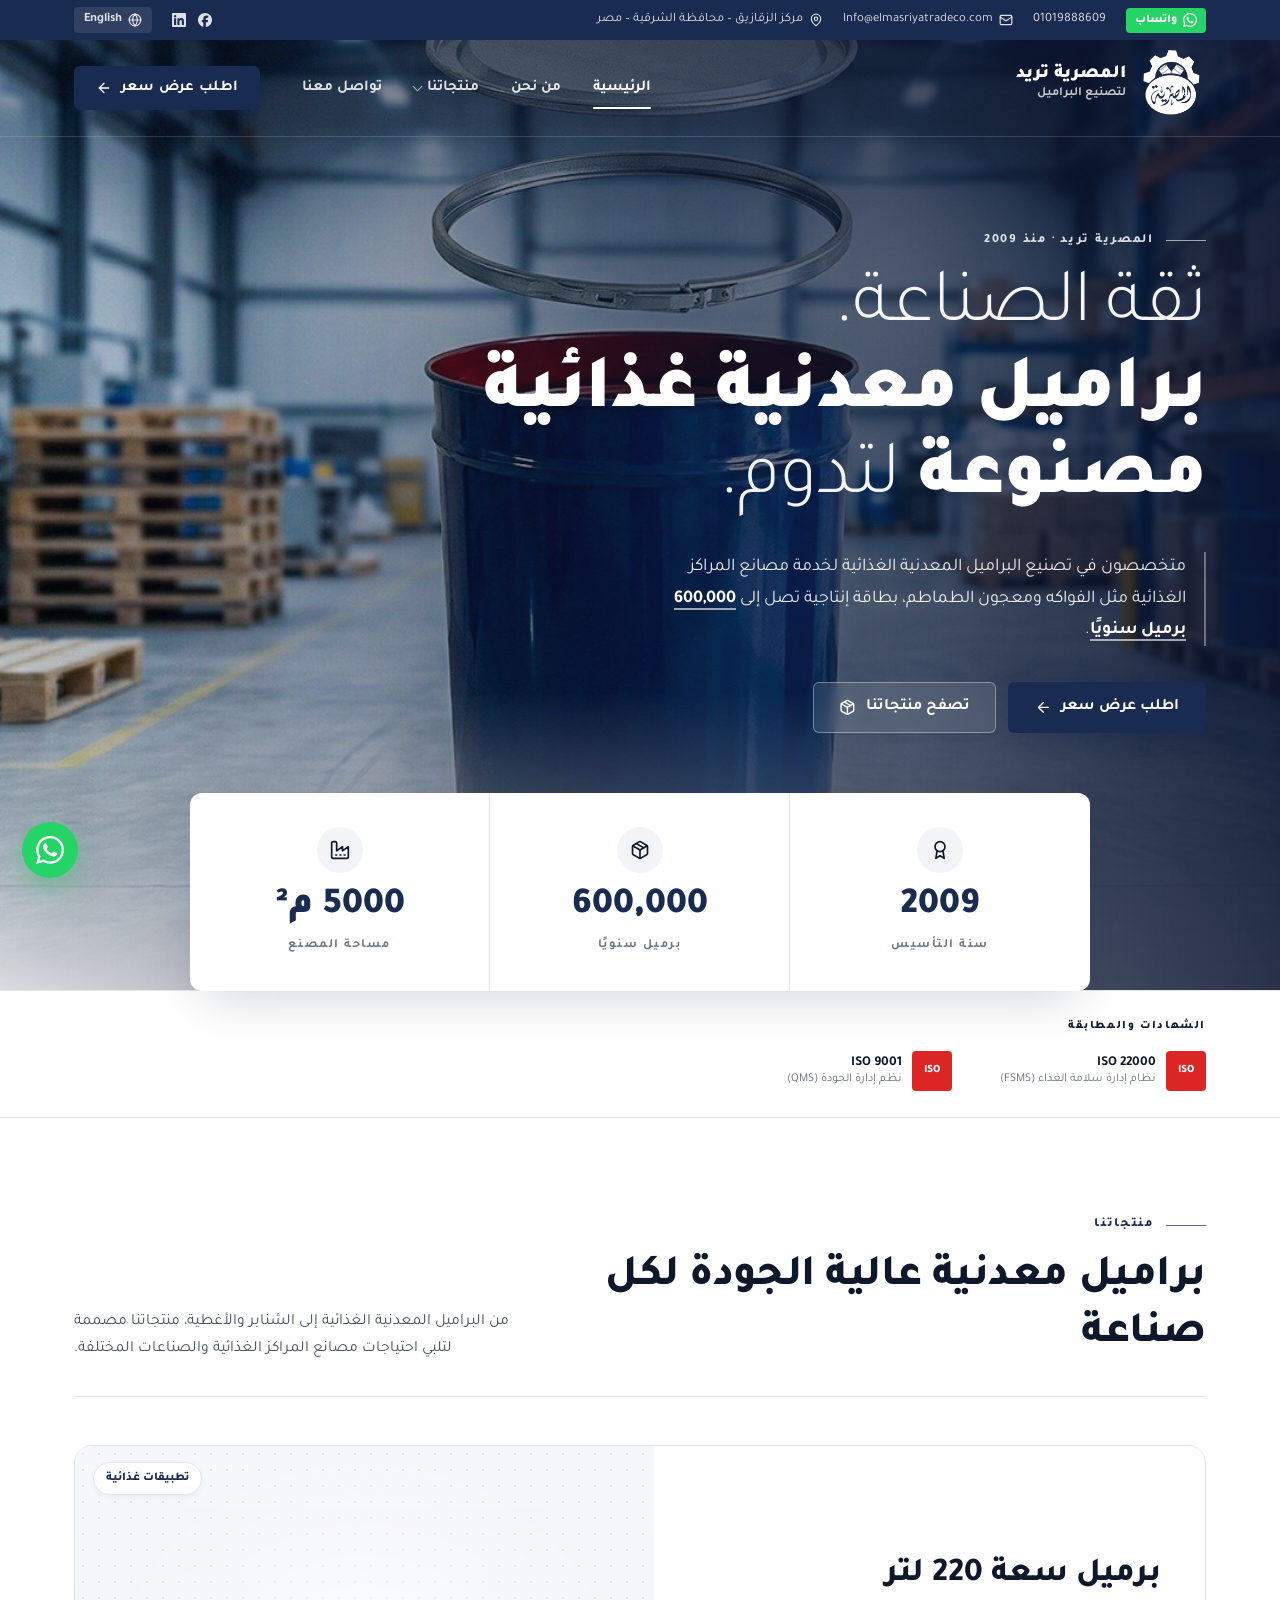
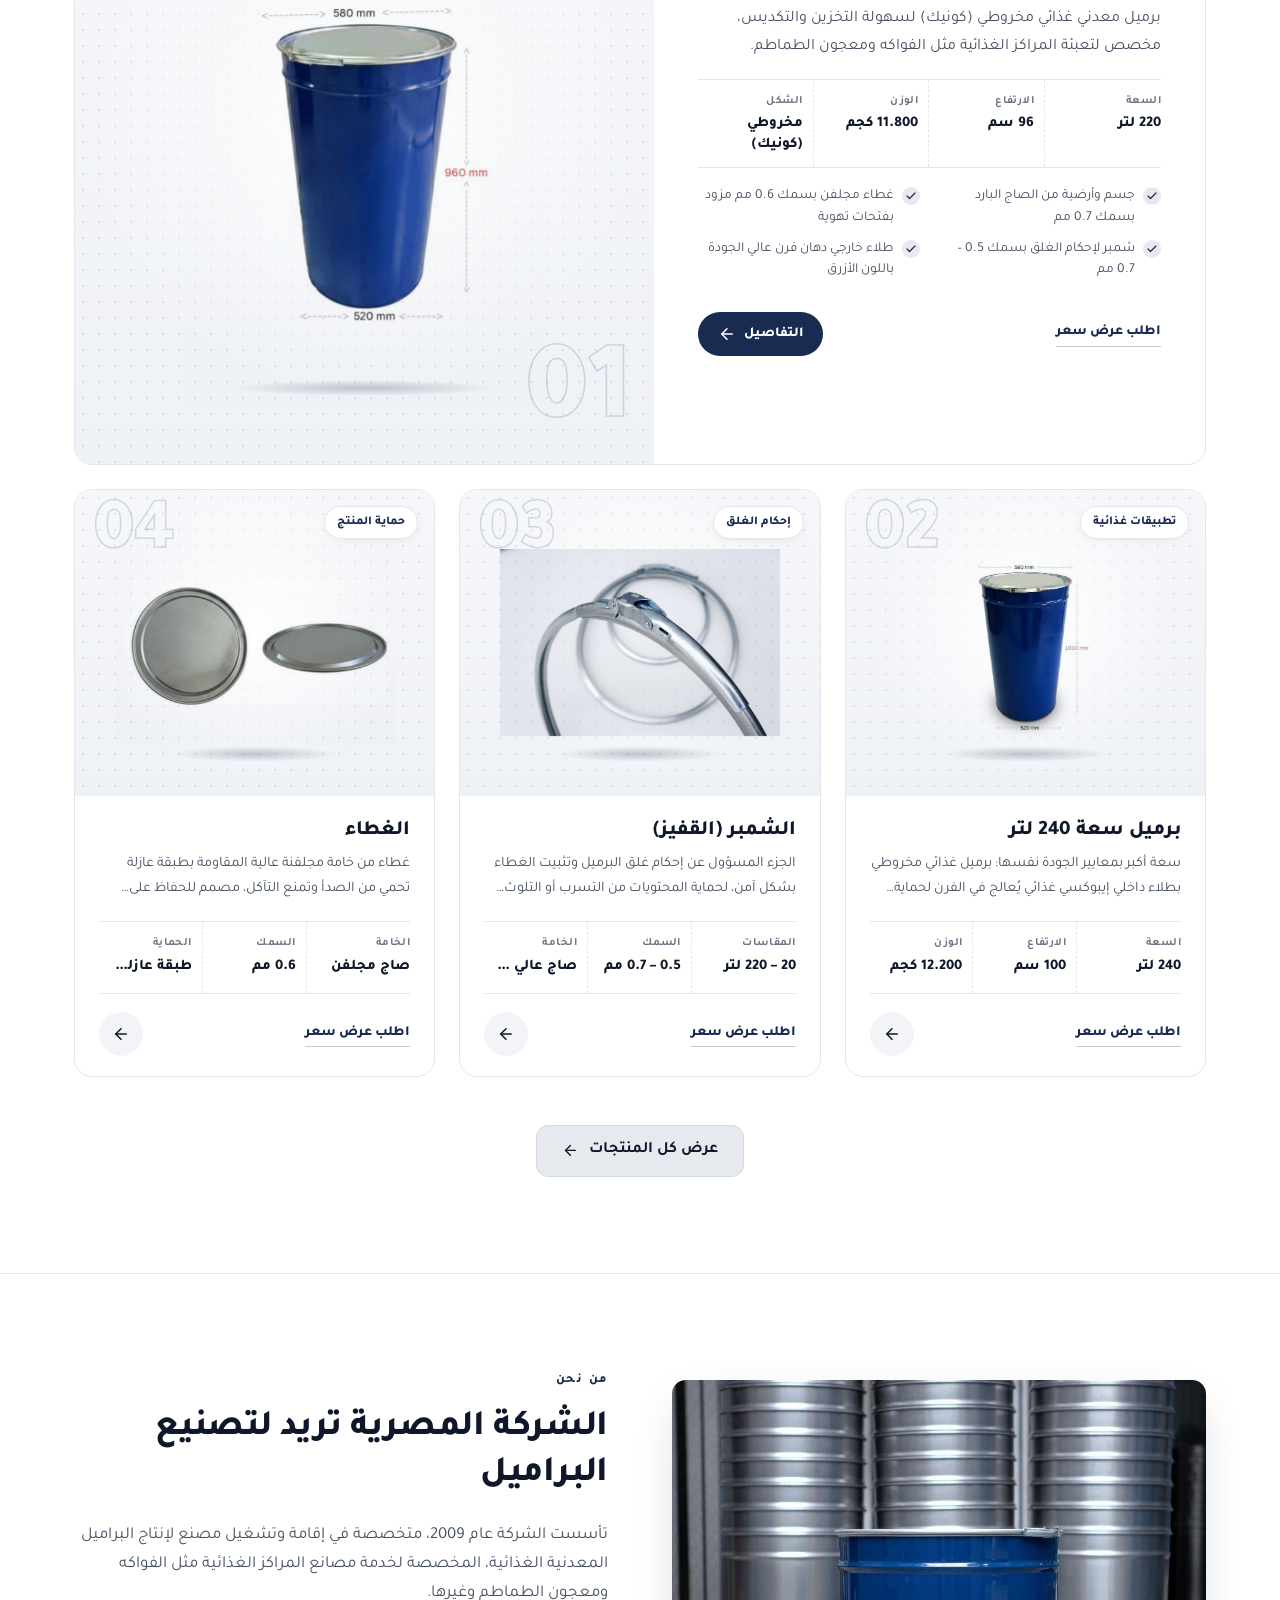
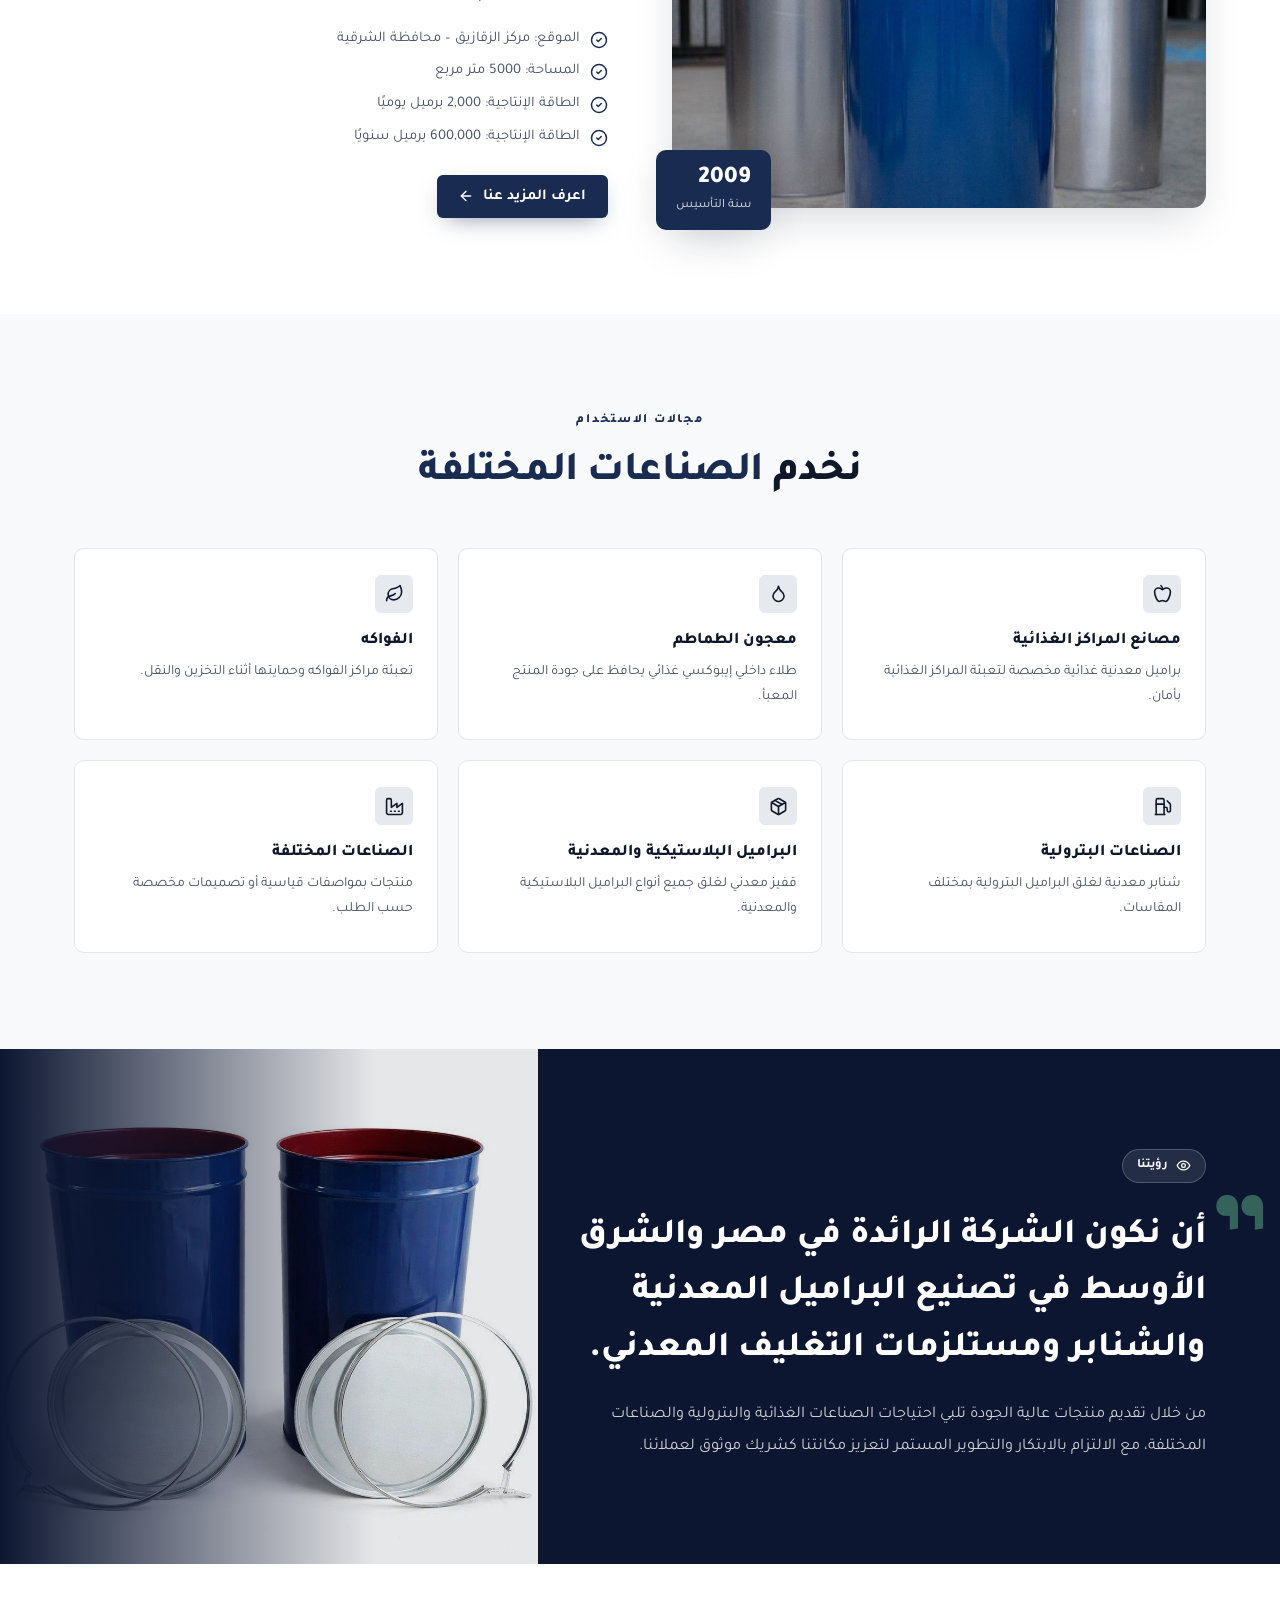
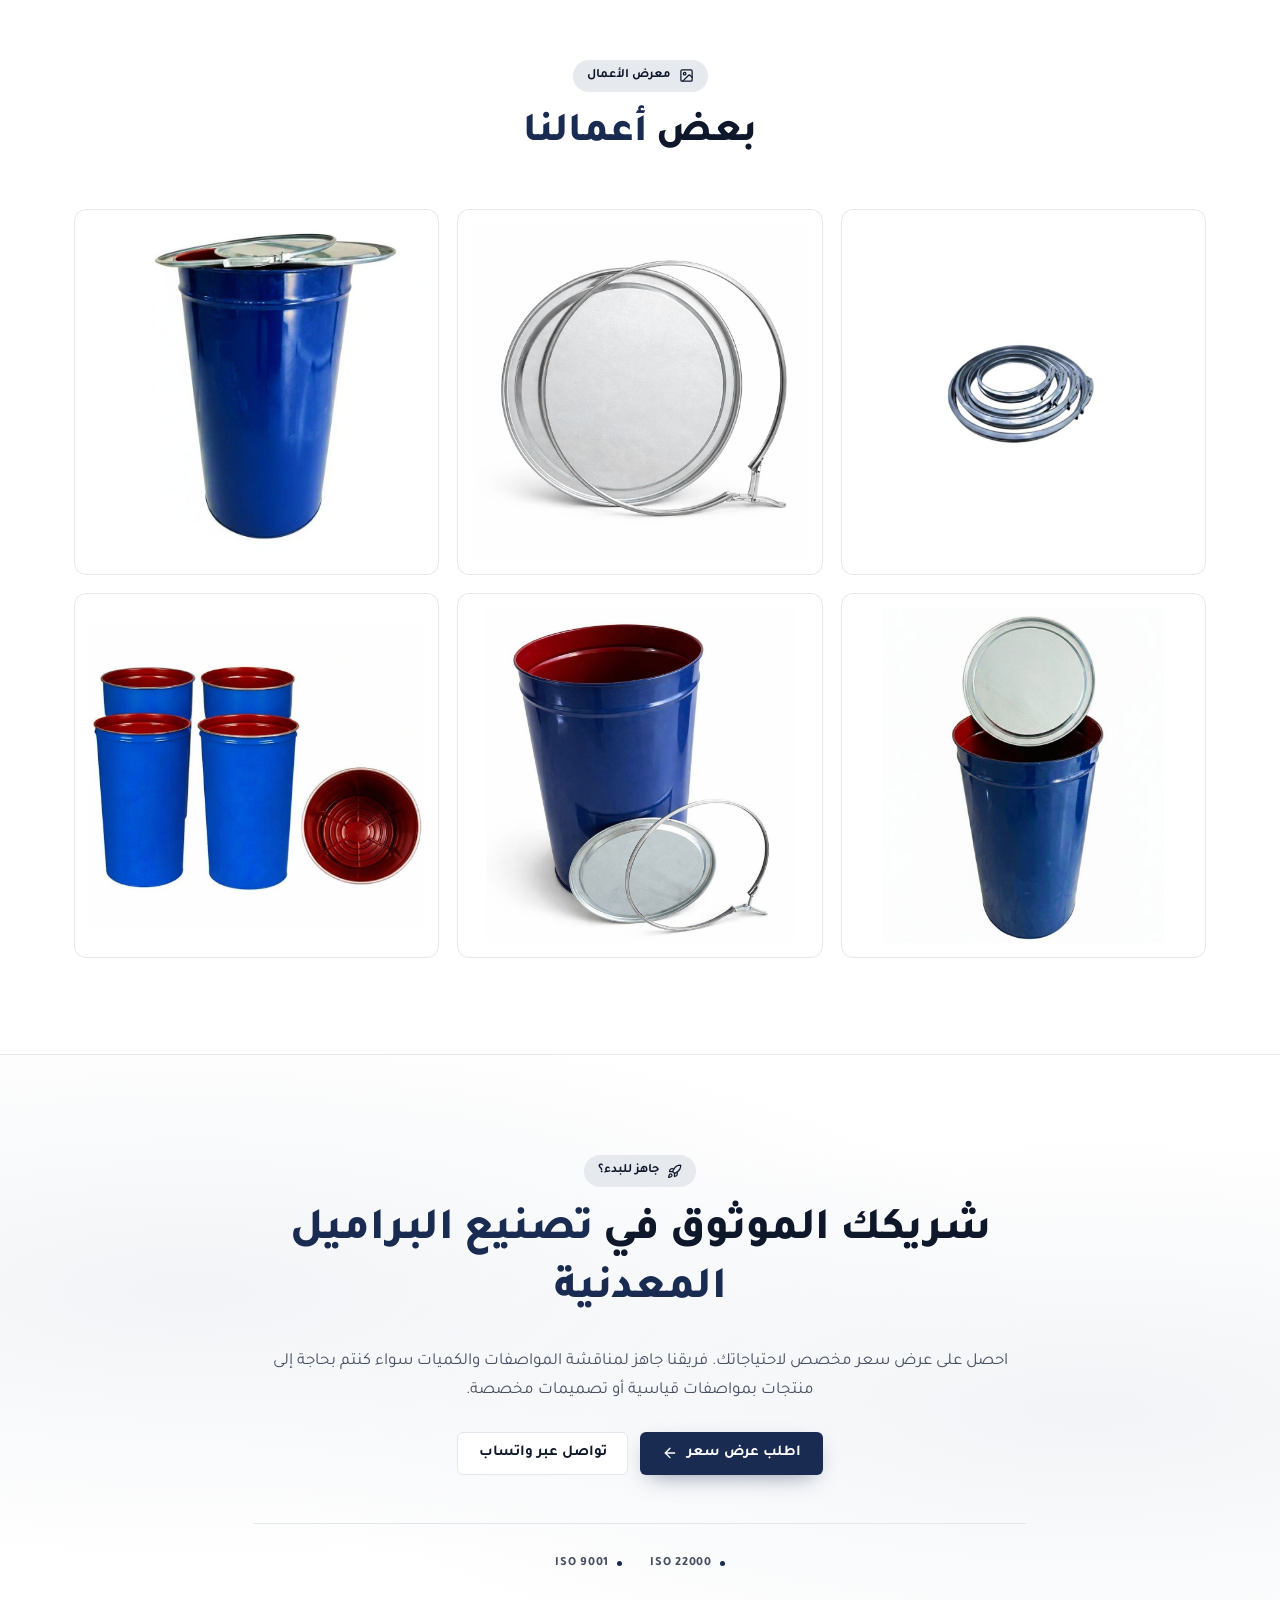
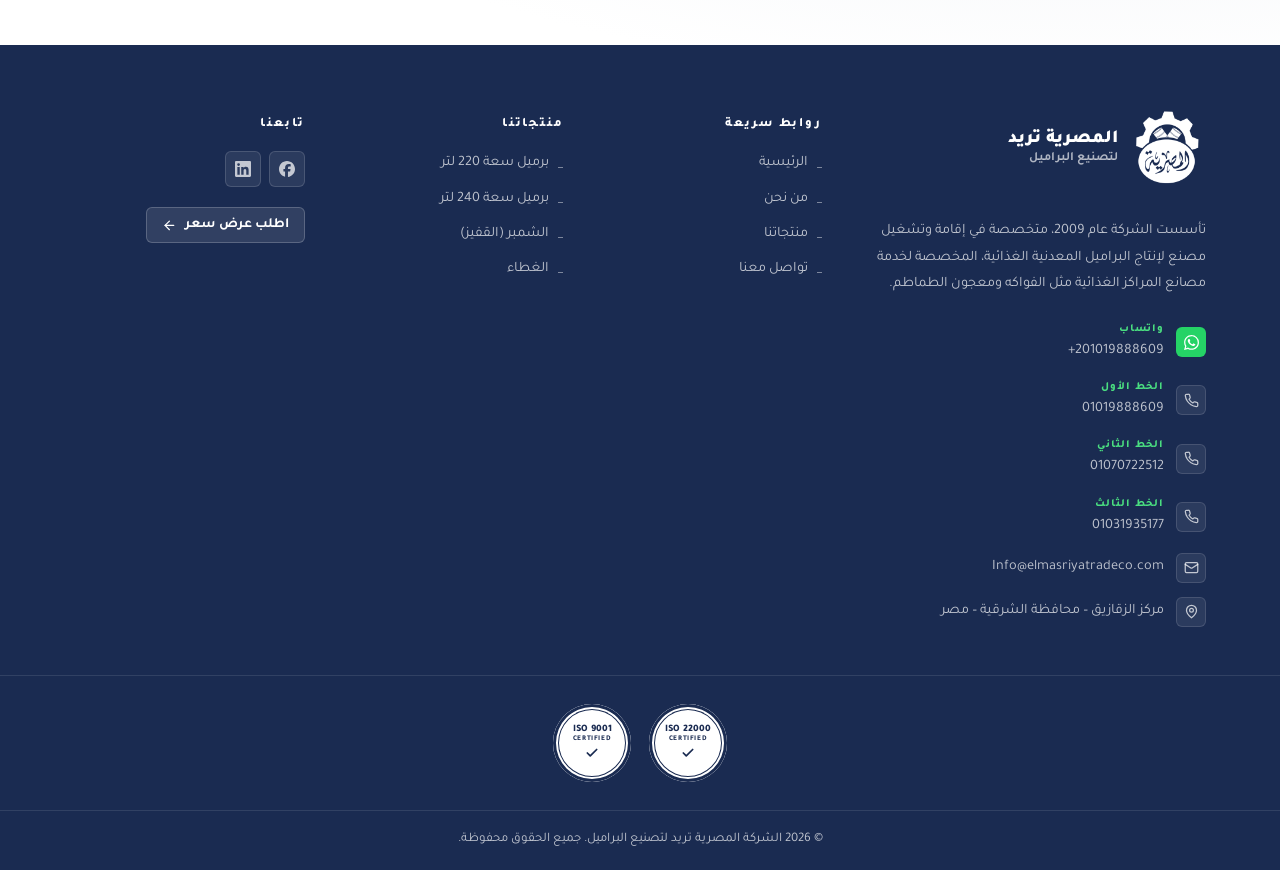
<file: index.html>
<!doctype html>
<html lang="ar" dir="rtl">
<head>
<meta charset="UTF-8">
<meta name="viewport" content="width=device-width, initial-scale=1">
<title>المصرية تريد</title>
<meta name='robots' content='max-image-preview:large' />
<link rel='dns-prefetch' href='//fonts.googleapis.com' />
<meta name="theme-color" content="#1a2b51">
<link rel="icon" href="assets/img/logo.png">
<link rel='stylesheet' id='em-fonts-css' href='https://fonts.googleapis.com/css2?family=Tajawal:wght@300;400;500;700;800;900&#038;display=swap' media='all' />
<link rel='stylesheet' id='em-main-css' href='assets/css/main.css' media='all' />
<link rel='stylesheet' id='demo-cards-css' href='assets/css/demo-home-products.css' media='all' />
<link rel='stylesheet' id='demo-about-css' href='assets/css/demo-about.css' media='all' />
<style id="em-main-inline-css">
:root{--primary:rgb(26 43 81);--primary-rgb:26 43 81;--green:rgb(31 122 69);--green-rgb:31 122 69;}
/*# sourceURL=em-main-inline-css */
</style>
<link rel="canonical" href="index.html" />
</head>
<body class="home wp-singular page-template page-template-templates page-template-home page-template-templateshome-php page page-id-4 wp-embed-responsive wp-theme-elmasriya has-overlay-header">
<a class="skip-link" href="#main">تخطي إلى المحتوى</a>

<div class="site-top is-overlay">
		<div class="topbar">
		<div class="container topbar-inner">
			<div class="topbar-start">
									<a class="tb-whatsapp" href="https://wa.me/201019888609" target="_blank" rel="noopener"><svg class="ico" viewBox="0 0 24 24" fill="currentColor" aria-hidden="true"><path d="M17.472 14.382c-.297-.149-1.758-.867-2.03-.967-.273-.099-.471-.148-.67.15-.197.297-.767.966-.94 1.164-.173.199-.347.223-.644.075-.297-.15-1.255-.463-2.39-1.475-.883-.788-1.48-1.761-1.653-2.059-.173-.297-.018-.458.13-.606.134-.133.298-.347.446-.52.149-.174.198-.298.298-.497.099-.198.05-.371-.025-.52-.075-.149-.669-1.612-.916-2.207-.242-.579-.487-.5-.669-.51-.173-.008-.371-.01-.57-.01-.198 0-.52.074-.792.372-.272.297-1.04 1.016-1.04 2.479 0 1.462 1.065 2.875 1.213 3.074.149.198 2.096 3.2 5.077 4.487.709.306 1.262.489 1.694.625.712.227 1.36.195 1.871.118.571-.085 1.758-.719 2.006-1.413.248-.694.248-1.289.173-1.413-.074-.124-.272-.198-.57-.347m-5.421 7.403h-.004a9.87 9.87 0 0 1-5.031-1.378l-.361-.214-3.741.982.998-3.648-.235-.374a9.86 9.86 0 0 1-1.51-5.26c.001-5.45 4.436-9.884 9.888-9.884 2.64 0 5.122 1.03 6.988 2.898a9.825 9.825 0 0 1 2.893 6.994c-.003 5.45-4.437 9.884-9.885 9.884m8.413-18.297A11.815 11.815 0 0 0 12.05 0C5.495 0 .16 5.335.157 11.892c0 2.096.547 4.142 1.588 5.945L.057 24l6.305-1.654a11.882 11.882 0 0 0 5.683 1.448h.005c6.554 0 11.89-5.335 11.893-11.893a11.821 11.821 0 0 0-3.48-8.413Z"/></svg>واتساب</a>
													<a href="tel:01019888609" dir="ltr">01019888609</a>
													<a href="mailto:Info@elmasriyatradeco.com"><svg class="ico" viewBox="0 0 24 24" fill="none" stroke="currentColor" stroke-width="2" stroke-linecap="round" stroke-linejoin="round" aria-hidden="true"><rect width="20" height="16" x="2" y="4" rx="2"/><path d="m22 7-8.97 5.7a1.94 1.94 0 0 1-2.06 0L2 7"/></svg>Info@elmasriyatradeco.com</a>
													<span class="tb-hide-md"><svg class="ico" viewBox="0 0 24 24" fill="none" stroke="currentColor" stroke-width="2" stroke-linecap="round" stroke-linejoin="round" aria-hidden="true"><path d="M20 10c0 6-8 12-8 12s-8-6-8-12a8 8 0 0 1 16 0Z"/><circle cx="12" cy="10" r="3"/></svg>مركز الزقازيق – محافظة الشرقية – مصر</span>
							</div>
			<div class="topbar-end">
				<span class="tb-socials"><a href="https://www.facebook.com/profile.php?id=61586307887075" target="_blank" rel="noopener" aria-label="فيسبوك"><svg class="ico" viewBox="0 0 24 24" fill="currentColor" aria-hidden="true"><path d="M9.101 23.691v-7.98H6.627v-3.667h2.474v-1.58c0-4.085 1.848-5.978 5.858-5.978.401 0 .955.042 1.468.103a8.68 8.68 0 0 1 1.141.195v3.325a8.623 8.623 0 0 0-.653-.036 26.805 26.805 0 0 0-.733-.009c-.707 0-1.259.096-1.675.309a1.686 1.686 0 0 0-.679.622c-.258.42-.374.995-.374 1.752v1.297h3.919l-.386 2.103-.287 1.564h-3.246v8.245C19.396 23.238 24 18.179 24 12.044c0-6.627-5.373-12-12-12s-12 5.373-12 12c0 5.628 3.874 10.35 9.101 11.647Z"/></svg></a><a href="https://www.linkedin.com/in/elmasriya-trade-8787613b3/" target="_blank" rel="noopener" aria-label="لينكد إن"><svg class="ico" viewBox="0 0 24 24" fill="currentColor" aria-hidden="true"><path d="M20.447 20.452h-3.554v-5.569c0-1.328-.027-3.037-1.852-3.037-1.853 0-2.136 1.445-2.136 2.939v5.667H9.351V9h3.414v1.561h.046c.477-.9 1.637-1.85 3.37-1.85 3.601 0 4.267 2.37 4.267 5.455v6.286zM5.337 7.433a2.062 2.062 0 0 1-2.063-2.065 2.064 2.064 0 1 1 2.063 2.065zm1.782 13.019H3.555V9h3.564v11.452zM22.225 0H1.771C.792 0 0 .774 0 1.729v20.542C0 23.227.792 24 1.771 24h20.451C23.2 24 24 23.227 24 22.271V1.729C24 .774 23.2 0 22.222 0h.003z"/></svg></a></span>
									<a class="tb-lang" href="#"><svg class="ico" viewBox="0 0 24 24" fill="none" stroke="currentColor" stroke-width="2" stroke-linecap="round" stroke-linejoin="round" aria-hidden="true"><circle cx="12" cy="12" r="10"/><path d="M12 2a14.5 14.5 0 0 0 0 20 14.5 14.5 0 0 0 0-20"/><path d="M2 12h20"/></svg>English</a>
							</div>
		</div>
	</div>
	
	<header class="site-header" id="site-header">
		<div class="container header-inner">
			<div class="brand-wrap">
				<span class="brand-dark"><a class="brand" href="index.html"><img src="assets/img/logo.png" alt="المصرية تريد" class="brand-logo"><span class="brand-text"><strong>المصرية تريد</strong><small>لتصنيع البراميل</small></span></a></span>
				<span class="brand-light"><a class="brand" href="index.html"><img src="assets/img/logo-white.png" alt="المصرية تريد" class="brand-logo"><span class="brand-text"><strong>المصرية تريد</strong><small>لتصنيع البراميل</small></span></a></span>
			</div>
			<nav class="main-nav" id="main-nav" aria-label="القائمة الرئيسية">
				<ul id="menu-%d8%a7%d9%84%d9%82%d8%a7%d8%a6%d9%85%d8%a9-%d8%a7%d9%84%d8%b1%d8%a6%d9%8a%d8%b3%d9%8a%d8%a9" class="nav-menu"><li id="menu-item-32" class="menu-item menu-item-type-post_type menu-item-object-page menu-item-home current-menu-item page_item page-item-4 current_page_item menu-item-32"><a href="index.html" aria-current="page">الرئيسية</a></li>
<li id="menu-item-33" class="menu-item menu-item-type-post_type menu-item-object-page menu-item-33"><a href="about.html">من نحن</a></li>
<li id="menu-item-34" class="menu-item menu-item-type-post_type menu-item-object-page menu-item-has-children menu-item-34"><a href="products.html">منتجاتنا</a>
<ul class="sub-menu">
	<li id="menu-item-35" class="menu-item menu-item-type-post_type menu-item-object-em_product menu-item-35"><a href="product-barrel-220.html">برميل سعة 220 لتر</a></li>
	<li id="menu-item-36" class="menu-item menu-item-type-post_type menu-item-object-em_product menu-item-36"><a href="product-barrel-240.html">برميل سعة 240 لتر</a></li>
	<li id="menu-item-37" class="menu-item menu-item-type-post_type menu-item-object-em_product menu-item-37"><a href="product-chamber.html">الشمبر (القفيز)</a></li>
	<li id="menu-item-38" class="menu-item menu-item-type-post_type menu-item-object-em_product menu-item-38"><a href="product-lid.html">الغطاء</a></li>
</ul>
</li>
<li id="menu-item-39" class="menu-item menu-item-type-post_type menu-item-object-page menu-item-39"><a href="contact.html">تواصل معنا</a></li>
</ul>				<a class="btn btn-primary nav-cta-mobile" href="contact.html"><span>اطلب عرض سعر</span><svg class="ico" viewBox="0 0 24 24" fill="none" stroke="currentColor" stroke-width="2" stroke-linecap="round" stroke-linejoin="round" aria-hidden="true"><path d="m12 19-7-7 7-7"/><path d="M19 12H5"/></svg></a>			</nav>
			<div class="header-actions">
				<a class="btn btn-primary btn-upper header-cta" href="contact.html"><span>اطلب عرض سعر</span><svg class="ico" viewBox="0 0 24 24" fill="none" stroke="currentColor" stroke-width="2" stroke-linecap="round" stroke-linejoin="round" aria-hidden="true"><path d="m12 19-7-7 7-7"/><path d="M19 12H5"/></svg></a>				<button class="nav-toggle" type="button" aria-controls="main-nav" aria-expanded="false" aria-label="القائمة">
					<svg class="ico i-open" viewBox="0 0 24 24" fill="none" stroke="currentColor" stroke-width="2" stroke-linecap="round" stroke-linejoin="round" aria-hidden="true"><path d="M4 6h16M4 12h16M4 18h16"/></svg><svg class="ico i-close" viewBox="0 0 24 24" fill="none" stroke="currentColor" stroke-width="2" stroke-linecap="round" stroke-linejoin="round" aria-hidden="true"><path d="M18 6 6 18M6 6l12 12"/></svg>				</button>
			</div>
		</div>
	</header>
</div>
<main id="main" class="site-main">

<section class="hero">
	<div class="hero-bg" aria-hidden="true">
					<img src="assets/img/demo/hero-warehouse.jpg" alt="">			</div>
	<div class="container hero-content">
		<p class="eyebrow line light">المصرية تريد · منذ 2009</p>		<h1>
			<span class="h-light">ثقة الصناعة.</span>			<span class="h-bold">براميل معدنية غذائية</span>			<span class="h-bold">مصنوعة <em class="h-light">لتدوم.</em></span>
		</h1>
					<p class="hero-text">متخصصون في تصنيع البراميل المعدنية الغذائية لخدمة مصانع المراكز الغذائية مثل الفواكه ومعجون الطماطم، بطاقة إنتاجية تصل إلى <strong>600,000 برميل سنويًا</strong>.</p>
				<div class="btn-row">
			<a class="btn btn-primary btn-lg" href="contact.html"><span>اطلب عرض سعر</span><svg class="ico" viewBox="0 0 24 24" fill="none" stroke="currentColor" stroke-width="2" stroke-linecap="round" stroke-linejoin="round" aria-hidden="true"><path d="m12 19-7-7 7-7"/><path d="M19 12H5"/></svg></a>			<a class="btn btn-glass btn-lg" href="products.html"><span>تصفح منتجاتنا</span><svg class="ico" viewBox="0 0 24 24" fill="none" stroke="currentColor" stroke-width="2" stroke-linecap="round" stroke-linejoin="round" aria-hidden="true"><path d="m7.5 4.27 9 5.15"/><path d="M21 8a2 2 0 0 0-1-1.73l-7-4a2 2 0 0 0-2 0l-7 4A2 2 0 0 0 3 8v8a2 2 0 0 0 1 1.73l7 4a2 2 0 0 0 2 0l7-4A2 2 0 0 0 21 16Z"/><path d="m3.3 7 8.7 5 8.7-5"/><path d="M12 22V12"/></svg></a>		</div>
	</div>
			<div class="container">
		<div class="hero-stats reveal" style="--n:3">
						<div class="hs-item">
				<span class="hs-ico"><svg class="ico" viewBox="0 0 24 24" fill="none" stroke="currentColor" stroke-width="2" stroke-linecap="round" stroke-linejoin="round" aria-hidden="true"><circle cx="12" cy="8" r="6"/><path d="M15.477 12.89 17 22l-5-3-5 3 1.523-9.11"/></svg></span>				<strong>2009</strong>
				<small>سنة التأسيس</small>
			</div>
						<div class="hs-item">
				<span class="hs-ico"><svg class="ico" viewBox="0 0 24 24" fill="none" stroke="currentColor" stroke-width="2" stroke-linecap="round" stroke-linejoin="round" aria-hidden="true"><path d="m7.5 4.27 9 5.15"/><path d="M21 8a2 2 0 0 0-1-1.73l-7-4a2 2 0 0 0-2 0l-7 4A2 2 0 0 0 3 8v8a2 2 0 0 0 1 1.73l7 4a2 2 0 0 0 2 0l7-4A2 2 0 0 0 21 16Z"/><path d="m3.3 7 8.7 5 8.7-5"/><path d="M12 22V12"/></svg></span>				<strong>600,000</strong>
				<small>برميل سنويًا</small>
			</div>
						<div class="hs-item">
				<span class="hs-ico"><svg class="ico" viewBox="0 0 24 24" fill="none" stroke="currentColor" stroke-width="2" stroke-linecap="round" stroke-linejoin="round" aria-hidden="true"><path d="M2 20a2 2 0 0 0 2 2h16a2 2 0 0 0 2-2V8l-7 5V8l-7 5V4a2 2 0 0 0-2-2H4a2 2 0 0 0-2 2Z"/><path d="M17 18h1"/><path d="M12 18h1"/><path d="M7 18h1"/></svg></span>				<strong>5000 م²</strong>
				<small>مساحة المصنع</small>
			</div>
					</div>
	</div>
	</section>

<section class="certs-strip">
	<div class="container">
		<p class="eyebrow">الشهادات والمطابقة</p>
		<div class="certs-row">
										<div class="cert-item">
				<span class="cert-logo">ISO</span>
				<span><strong>ISO 22000</strong><small>نظام إدارة سلامة الغذاء (FSMS)</small></span>
			</div>
										<div class="cert-item">
				<span class="cert-logo">ISO</span>
				<span><strong>ISO 9001</strong><small>نظم إدارة الجودة (QMS)</small></span>
			</div>
					</div>
	</div>
</section>

<section class="section products-section" id="products">
	<div class="container">
		<div class="section-head split reveal"><div><p class="eyebrow line">منتجاتنا</p><h2>براميل معدنية عالية الجودة لكل صناعة</h2></div><p class="lead">من البراميل المعدنية الغذائية إلى الشنابر والأغطية، منتجاتنا مصممة لتلبي احتياجات مصانع المراكز الغذائية والصناعات المختلفة.</p></div>						<div class="pgrid-v2">
<article class="pc2 is-featured reveal">
	<div class="pc2-stage">
		<span class="pc2-num" aria-hidden="true">01</span>
		<span class="pc2-cat">تطبيقات غذائية</span>
		<img src="uploads/2026/11/elmasriya-barrel-220.jpg" alt="برميل سعة 220 لتر" loading="lazy" decoding="async">
	</div>
	<div class="pc2-body">
		<h3><a class="pc2-link" href="product-barrel-220.html">برميل سعة 220 لتر</a></h3>
		<p class="pc2-desc">برميل معدني غذائي مخروطي (كونيك) لسهولة التخزين والتكديس، مخصص لتعبئة المراكز الغذائية مثل الفواكه ومعجون الطماطم.</p>
		<dl class="pc2-specs"><div><dt>السعة</dt><dd>220 لتر</dd></div><div><dt>الارتفاع</dt><dd>96 سم</dd></div><div><dt>الوزن</dt><dd>11.800 كجم</dd></div><div><dt>الشكل</dt><dd>مخروطي (كونيك)</dd></div></dl>
		<ul class="pc2-feats"><li><svg class="ico" viewBox="0 0 24 24" fill="none" stroke="currentColor" stroke-width="2.4" stroke-linecap="round" stroke-linejoin="round" aria-hidden="true"><path d="M20 6 9 17l-5-5"/></svg>جسم وأرضية من الصاج البارد بسمك 0.7 مم</li><li><svg class="ico" viewBox="0 0 24 24" fill="none" stroke="currentColor" stroke-width="2.4" stroke-linecap="round" stroke-linejoin="round" aria-hidden="true"><path d="M20 6 9 17l-5-5"/></svg>غطاء مجلفن بسمك 0.6 مم مزود بفتحات تهوية</li><li><svg class="ico" viewBox="0 0 24 24" fill="none" stroke="currentColor" stroke-width="2.4" stroke-linecap="round" stroke-linejoin="round" aria-hidden="true"><path d="M20 6 9 17l-5-5"/></svg>شمبر لإحكام الغلق بسمك 0.5 – 0.7 مم</li><li><svg class="ico" viewBox="0 0 24 24" fill="none" stroke="currentColor" stroke-width="2.4" stroke-linecap="round" stroke-linejoin="round" aria-hidden="true"><path d="M20 6 9 17l-5-5"/></svg>طلاء خارجي دهان فرن عالي الجودة باللون الأزرق</li></ul>
		<div class="pc2-foot">
			<a class="pc2-quote" href="contact.html?product=%D8%A8%D8%B1%D9%85%D9%8A%D9%84%20%D8%B3%D8%B9%D8%A9%20220%20%D9%84%D8%AA%D8%B1#quote-form">اطلب عرض سعر</a>
			<span class="pc2-go" aria-hidden="true"><span>التفاصيل</span><svg class="ico" viewBox="0 0 24 24" fill="none" stroke="currentColor" stroke-width="2" stroke-linecap="round" stroke-linejoin="round" aria-hidden="true"><path d="m12 19-7-7 7-7"/><path d="M19 12H5"/></svg></span>
		</div>
	</div>
</article>
<article class="pc2 reveal">
	<div class="pc2-stage">
		<span class="pc2-num" aria-hidden="true">02</span>
		<span class="pc2-cat">تطبيقات غذائية</span>
		<img src="uploads/2026/11/elmasriya-barrel-240-511x700.jpg" alt="برميل سعة 240 لتر" loading="lazy" decoding="async">
	</div>
	<div class="pc2-body">
		<h3><a class="pc2-link" href="product-barrel-240.html">برميل سعة 240 لتر</a></h3>
		<p class="pc2-desc">سعة أكبر بمعايير الجودة نفسها: برميل غذائي مخروطي بطلاء داخلي إيبوكسي غذائي يُعالج في الفرن لحماية المنتج المعبأ.</p>
		<dl class="pc2-specs"><div><dt>السعة</dt><dd>240 لتر</dd></div><div><dt>الارتفاع</dt><dd>100 سم</dd></div><div><dt>الوزن</dt><dd>12.200 كجم</dd></div><div><dt>الشكل</dt><dd>مخروطي (كونيك)</dd></div></dl>
		<div class="pc2-foot">
			<a class="pc2-quote" href="contact.html?product=%D8%A8%D8%B1%D9%85%D9%8A%D9%84%20%D8%B3%D8%B9%D8%A9%20240%20%D9%84%D8%AA%D8%B1#quote-form">اطلب عرض سعر</a>
			<span class="pc2-go" aria-hidden="true"><span>التفاصيل</span><svg class="ico" viewBox="0 0 24 24" fill="none" stroke="currentColor" stroke-width="2" stroke-linecap="round" stroke-linejoin="round" aria-hidden="true"><path d="m12 19-7-7 7-7"/><path d="M19 12H5"/></svg></span>
		</div>
	</div>
</article>
<article class="pc2 reveal">
	<div class="pc2-stage">
		<span class="pc2-num" aria-hidden="true">03</span>
		<span class="pc2-cat">إحكام الغلق</span>
		<img src="uploads/2026/11/elmasriya-chamber-g4-900x600.jpg" alt="الشمبر (القفيز)" loading="lazy" decoding="async">
	</div>
	<div class="pc2-body">
		<h3><a class="pc2-link" href="product-chamber.html">الشمبر (القفيز)</a></h3>
		<p class="pc2-desc">الجزء المسؤول عن إحكام غلق البرميل وتثبيت الغطاء بشكل آمن، لحماية المحتويات من التسرب أو التلوث أثناء التخزين والنقل.</p>
		<dl class="pc2-specs"><div><dt>المقاسات</dt><dd>20 – 220 لتر</dd></div><div><dt>السمك</dt><dd>0.5 – 0.7 مم</dd></div><div><dt>الخامة</dt><dd>صاج عالي الجودة</dd></div><div><dt>الإنتاج</dt><dd>10,000 شنبر يوميًا</dd></div></dl>
		<div class="pc2-foot">
			<a class="pc2-quote" href="contact.html?product=%D8%A7%D9%84%D8%B4%D9%85%D8%A8%D8%B1%20%28%D8%A7%D9%84%D9%82%D9%81%D9%8A%D8%B2%29#quote-form">اطلب عرض سعر</a>
			<span class="pc2-go" aria-hidden="true"><span>التفاصيل</span><svg class="ico" viewBox="0 0 24 24" fill="none" stroke="currentColor" stroke-width="2" stroke-linecap="round" stroke-linejoin="round" aria-hidden="true"><path d="m12 19-7-7 7-7"/><path d="M19 12H5"/></svg></span>
		</div>
	</div>
</article>
<article class="pc2 reveal">
	<div class="pc2-stage">
		<span class="pc2-num" aria-hidden="true">04</span>
		<span class="pc2-cat">حماية المنتج</span>
		<img src="uploads/2026/11/elmasriya-lids-thumb-900x662.jpg" alt="الغطاء" loading="lazy" decoding="async">
	</div>
	<div class="pc2-body">
		<h3><a class="pc2-link" href="product-lid.html">الغطاء</a></h3>
		<p class="pc2-desc">غطاء من خامة مجلفنة عالية المقاومة بطبقة عازلة تحمي من الصدأ وتمنع التآكل، مصمم للحفاظ على جودة المنتجات الغذائية.</p>
		<dl class="pc2-specs"><div><dt>الخامة</dt><dd>صاج مجلفن</dd></div><div><dt>السمك</dt><dd>0.6 مم</dd></div><div><dt>الحماية</dt><dd>طبقة عازلة ضد الصدأ</dd></div><div><dt>الاستخدام</dt><dd>المنتجات الغذائية</dd></div></dl>
		<div class="pc2-foot">
			<a class="pc2-quote" href="contact.html?product=%D8%A7%D9%84%D8%BA%D8%B7%D8%A7%D8%A1#quote-form">اطلب عرض سعر</a>
			<span class="pc2-go" aria-hidden="true"><span>التفاصيل</span><svg class="ico" viewBox="0 0 24 24" fill="none" stroke="currentColor" stroke-width="2" stroke-linecap="round" stroke-linejoin="round" aria-hidden="true"><path d="m12 19-7-7 7-7"/><path d="M19 12H5"/></svg></span>
		</div>
	</div>
</article>
</div>
						<div class="center-row"><a class="btn btn-soft btn-lg" href="products.html"><span>عرض كل المنتجات</span><svg class="ico" viewBox="0 0 24 24" fill="none" stroke="currentColor" stroke-width="2" stroke-linecap="round" stroke-linejoin="round" aria-hidden="true"><path d="m12 19-7-7 7-7"/><path d="M19 12H5"/></svg></a></div>
			</div>
</section>

<section class="section split-media-section bordered-top">
	<div class="container split-media">
		<div class="sm-media reveal">
			<img src="assets/img/demo/factory.jpg" alt="" loading="lazy" decoding="async">						<div class="sm-badge"><strong>2009</strong><small>سنة التأسيس</small></div>
					</div>
		<div class="sm-text reveal">
			<p class="eyebrow">من نحن</p>			<h2>الشركة المصرية تريد لتصنيع البراميل</h2>
			<div class="prose-lg"><p>تأسست الشركة عام 2009، متخصصة في إقامة وتشغيل مصنع لإنتاج البراميل المعدنية الغذائية، المخصصة لخدمة مصانع المراكز الغذائية مثل الفواكه ومعجون الطماطم وغيرها.</p>
</div>
									<ul class="checklist">
				<li><svg class="ico" viewBox="0 0 24 24" fill="none" stroke="currentColor" stroke-width="2" stroke-linecap="round" stroke-linejoin="round" aria-hidden="true"><circle cx="12" cy="12" r="10"/><path d="m9 12 2 2 4-4"/></svg>الموقع: مركز الزقازيق – محافظة الشرقية</li><li><svg class="ico" viewBox="0 0 24 24" fill="none" stroke="currentColor" stroke-width="2" stroke-linecap="round" stroke-linejoin="round" aria-hidden="true"><circle cx="12" cy="12" r="10"/><path d="m9 12 2 2 4-4"/></svg>المساحة: 5000 متر مربع</li><li><svg class="ico" viewBox="0 0 24 24" fill="none" stroke="currentColor" stroke-width="2" stroke-linecap="round" stroke-linejoin="round" aria-hidden="true"><circle cx="12" cy="12" r="10"/><path d="m9 12 2 2 4-4"/></svg>الطاقة الإنتاجية: 2,000 برميل يوميًا</li><li><svg class="ico" viewBox="0 0 24 24" fill="none" stroke="currentColor" stroke-width="2" stroke-linecap="round" stroke-linejoin="round" aria-hidden="true"><circle cx="12" cy="12" r="10"/><path d="m9 12 2 2 4-4"/></svg>الطاقة الإنتاجية: 600,000 برميل سنويًا</li>			</ul>
						<a class="btn btn-primary" href="about.html"><span>اعرف المزيد عنا</span><svg class="ico" viewBox="0 0 24 24" fill="none" stroke="currentColor" stroke-width="2" stroke-linecap="round" stroke-linejoin="round" aria-hidden="true"><path d="m12 19-7-7 7-7"/><path d="M19 12H5"/></svg></a>		</div>
	</div>
</section>

<section class="section section-grey">
	<div class="container">
		<div class="section-head center reveal"><p class="eyebrow">مجالات الاستخدام</p><h2>نخدم <span class="hl">الصناعات المختلفة</span></h2></div>		<div class="card-grid cols-3">
						<div class="icon-card reveal">
				<span class="ic-ico"><svg class="ico" viewBox="0 0 24 24" fill="none" stroke="currentColor" stroke-width="2" stroke-linecap="round" stroke-linejoin="round" aria-hidden="true"><path d="M12 20.94c1.5 0 2.75 1.06 4 1.06 3 0 6-8 6-12.22A4.91 4.91 0 0 0 17 5c-2.22 0-4 1.44-5 2-1-.56-2.78-2-5-2a4.9 4.9 0 0 0-5 4.78C2 14 5 22 8 22c1.25 0 2.5-1.06 4-1.06Z"/><path d="M10 2c1 .5 2 2 2 5"/></svg></span>				<h3>مصانع المراكز الغذائية</h3>
				<p>براميل معدنية غذائية مخصصة لتعبئة المراكز الغذائية بأمان.</p>
			</div>
						<div class="icon-card reveal">
				<span class="ic-ico"><svg class="ico" viewBox="0 0 24 24" fill="none" stroke="currentColor" stroke-width="2" stroke-linecap="round" stroke-linejoin="round" aria-hidden="true"><path d="M12 22a7 7 0 0 0 7-7c0-2-1-3.9-3-5.5s-3.5-4-4-6.5c-.5 2.5-2 4.9-4 6.5C6 11.1 5 13 5 15a7 7 0 0 0 7 7z"/></svg></span>				<h3>معجون الطماطم</h3>
				<p>طلاء داخلي إيبوكسي غذائي يحافظ على جودة المنتج المعبأ.</p>
			</div>
						<div class="icon-card reveal">
				<span class="ic-ico"><svg class="ico" viewBox="0 0 24 24" fill="none" stroke="currentColor" stroke-width="2" stroke-linecap="round" stroke-linejoin="round" aria-hidden="true"><path d="M11 20A7 7 0 0 1 9.8 6.1C15.5 5 17 4.48 19 2c1 2 2 4.18 2 8 0 5.5-4.78 10-10 10Z"/><path d="M2 21c0-3 1.85-5.36 5.08-6C9.5 14.52 12 13 13 12"/></svg></span>				<h3>الفواكه</h3>
				<p>تعبئة مراكز الفواكه وحمايتها أثناء التخزين والنقل.</p>
			</div>
						<div class="icon-card reveal">
				<span class="ic-ico"><svg class="ico" viewBox="0 0 24 24" fill="none" stroke="currentColor" stroke-width="2" stroke-linecap="round" stroke-linejoin="round" aria-hidden="true"><path d="M3 22h12"/><path d="M4 9h10"/><path d="M14 22V4a2 2 0 0 0-2-2H6a2 2 0 0 0-2 2v18"/><path d="M14 13h2a2 2 0 0 1 2 2v2a2 2 0 0 0 2 2 2 2 0 0 0 2-2V9.83a2 2 0 0 0-.59-1.42L18 5"/></svg></span>				<h3>الصناعات البترولية</h3>
				<p>شنابر معدنية لغلق البراميل البترولية بمختلف المقاسات.</p>
			</div>
						<div class="icon-card reveal">
				<span class="ic-ico"><svg class="ico" viewBox="0 0 24 24" fill="none" stroke="currentColor" stroke-width="2" stroke-linecap="round" stroke-linejoin="round" aria-hidden="true"><path d="m7.5 4.27 9 5.15"/><path d="M21 8a2 2 0 0 0-1-1.73l-7-4a2 2 0 0 0-2 0l-7 4A2 2 0 0 0 3 8v8a2 2 0 0 0 1 1.73l7 4a2 2 0 0 0 2 0l7-4A2 2 0 0 0 21 16Z"/><path d="m3.3 7 8.7 5 8.7-5"/><path d="M12 22V12"/></svg></span>				<h3>البراميل البلاستيكية والمعدنية</h3>
				<p>قفيز معدني لغلق جميع أنواع البراميل البلاستيكية والمعدنية.</p>
			</div>
						<div class="icon-card reveal">
				<span class="ic-ico"><svg class="ico" viewBox="0 0 24 24" fill="none" stroke="currentColor" stroke-width="2" stroke-linecap="round" stroke-linejoin="round" aria-hidden="true"><path d="M2 20a2 2 0 0 0 2 2h16a2 2 0 0 0 2-2V8l-7 5V8l-7 5V4a2 2 0 0 0-2-2H4a2 2 0 0 0-2 2Z"/><path d="M17 18h1"/><path d="M12 18h1"/><path d="M7 18h1"/></svg></span>				<h3>الصناعات المختلفة</h3>
				<p>منتجات بمواصفات قياسية أو تصميمات مخصصة حسب الطلب.</p>
			</div>
					</div>
	</div>
</section>

<section class="ab-vision">
	<div class="ab-vision-media" aria-hidden="true"><img src="assets/img/demo/vision.jpg" alt="" loading="lazy"></div>
	<div class="container ab-vision-inner">
		<div class="ab-vision-text reveal">
			<span class="pill"><svg class="ico" viewBox="0 0 24 24" fill="none" stroke="currentColor" stroke-width="2" stroke-linecap="round" stroke-linejoin="round" aria-hidden="true"><path d="M2 12s3-7 10-7 10 7 10 7-3 7-10 7-10-7-10-7Z"/><circle cx="12" cy="12" r="3"/></svg>رؤيتنا</span>
			<blockquote>أن نكون الشركة الرائدة في مصر والشرق الأوسط في تصنيع البراميل المعدنية والشنابر ومستلزمات التغليف المعدني.</blockquote>
			<p>من خلال تقديم منتجات عالية الجودة تلبي احتياجات الصناعات الغذائية والبترولية والصناعات المختلفة، مع الالتزام بالابتكار والتطوير المستمر لتعزيز مكانتنا كشريك موثوق لعملائنا.</p>
		</div>
	</div>
</section>

<section class="section works-section">
	<div class="container">
		<div class="section-head center reveal">
			<span class="pill"><svg class="ico" viewBox="0 0 24 24" fill="none" stroke="currentColor" stroke-width="2" stroke-linecap="round" stroke-linejoin="round" aria-hidden="true"><rect width="18" height="18" x="3" y="3" rx="2"/><circle cx="9" cy="9" r="2"/><path d="m21 15-3.086-3.086a2 2 0 0 0-2.828 0L6 21"/></svg>معرض الأعمال</span>			<h2>بعض <span class="hl">أعمالنا</span></h2>
					</div>
		<div class="works-grid" data-lightbox>
							<a class="work-item reveal" href="assets/img/demo/work-1.jpg"><img src="assets/img/demo/work-1.jpg" alt="" loading="lazy" decoding="async"><span class="work-zoom"><svg class="ico" viewBox="0 0 24 24" fill="none" stroke="currentColor" stroke-width="2" stroke-linecap="round" stroke-linejoin="round" aria-hidden="true"><path d="M2 12s3-7 10-7 10 7 10 7-3 7-10 7-10-7-10-7Z"/><circle cx="12" cy="12" r="3"/></svg></span></a>
							<a class="work-item reveal" href="assets/img/demo/work-2.jpg"><img src="assets/img/demo/work-2.jpg" alt="" loading="lazy" decoding="async"><span class="work-zoom"><svg class="ico" viewBox="0 0 24 24" fill="none" stroke="currentColor" stroke-width="2" stroke-linecap="round" stroke-linejoin="round" aria-hidden="true"><path d="M2 12s3-7 10-7 10 7 10 7-3 7-10 7-10-7-10-7Z"/><circle cx="12" cy="12" r="3"/></svg></span></a>
							<a class="work-item reveal" href="assets/img/demo/work-3.jpg"><img src="assets/img/demo/work-3.jpg" alt="" loading="lazy" decoding="async"><span class="work-zoom"><svg class="ico" viewBox="0 0 24 24" fill="none" stroke="currentColor" stroke-width="2" stroke-linecap="round" stroke-linejoin="round" aria-hidden="true"><path d="M2 12s3-7 10-7 10 7 10 7-3 7-10 7-10-7-10-7Z"/><circle cx="12" cy="12" r="3"/></svg></span></a>
							<a class="work-item reveal" href="assets/img/demo/work-4.jpg"><img src="assets/img/demo/work-4.jpg" alt="" loading="lazy" decoding="async"><span class="work-zoom"><svg class="ico" viewBox="0 0 24 24" fill="none" stroke="currentColor" stroke-width="2" stroke-linecap="round" stroke-linejoin="round" aria-hidden="true"><path d="M2 12s3-7 10-7 10 7 10 7-3 7-10 7-10-7-10-7Z"/><circle cx="12" cy="12" r="3"/></svg></span></a>
							<a class="work-item reveal" href="assets/img/demo/work-5.jpg"><img src="assets/img/demo/work-5.jpg" alt="" loading="lazy" decoding="async"><span class="work-zoom"><svg class="ico" viewBox="0 0 24 24" fill="none" stroke="currentColor" stroke-width="2" stroke-linecap="round" stroke-linejoin="round" aria-hidden="true"><path d="M2 12s3-7 10-7 10 7 10 7-3 7-10 7-10-7-10-7Z"/><circle cx="12" cy="12" r="3"/></svg></span></a>
							<a class="work-item reveal" href="assets/img/demo/work-6.jpg"><img src="assets/img/demo/work-6.jpg" alt="" loading="lazy" decoding="async"><span class="work-zoom"><svg class="ico" viewBox="0 0 24 24" fill="none" stroke="currentColor" stroke-width="2" stroke-linecap="round" stroke-linejoin="round" aria-hidden="true"><path d="M2 12s3-7 10-7 10 7 10 7-3 7-10 7-10-7-10-7Z"/><circle cx="12" cy="12" r="3"/></svg></span></a>
					</div>
	</div>
</section>

	<section class="cta-section">
	<div class="container cta-inner reveal">
		<span class="pill"><svg class="ico" viewBox="0 0 24 24" fill="none" stroke="currentColor" stroke-width="2" stroke-linecap="round" stroke-linejoin="round" aria-hidden="true"><path d="M4.5 16.5c-1.5 1.26-2 5-2 5s3.74-.5 5-2c.71-.84.7-2.13-.09-2.91a2.18 2.18 0 0 0-2.91-.09z"/><path d="m12 15-3-3a22 22 0 0 1 2-3.95A12.88 12.88 0 0 1 22 2c0 2.72-.78 7.5-6 11a22.35 22.35 0 0 1-4 2z"/><path d="M9 12H4s.55-3.03 2-4c1.62-1.08 5 0 5 0"/><path d="M12 15v5s3.03-.55 4-2c1.08-1.62 0-5 0-5"/></svg>جاهز للبدء؟</span>		<h2>شريكك الموثوق في <span class="hl">تصنيع البراميل المعدنية</span></h2>
		<p class="lead">احصل على عرض سعر مخصص لاحتياجاتك. فريقنا جاهز لمناقشة المواصفات والكميات سواء كنتم بحاجة إلى منتجات بمواصفات قياسية أو تصميمات مخصصة.</p>		<div class="btn-row center">
			<a class="btn btn-primary" href="contact.html"><span>اطلب عرض سعر</span><svg class="ico" viewBox="0 0 24 24" fill="none" stroke="currentColor" stroke-width="2" stroke-linecap="round" stroke-linejoin="round" aria-hidden="true"><path d="m12 19-7-7 7-7"/><path d="M19 12H5"/></svg></a>			<a class="btn btn-outline" href="https://wa.me/201019888609" target="_blank" rel="noopener"><span>تواصل عبر واتساب</span></a>		</div>
						<ul class="cert-dots">
							<li>ISO 22000</li>							<li>ISO 9001</li>					</ul>
			</div>
</section>

</main>

<footer class="site-footer">
	<div class="container footer-grid">
		<div class="footer-brand">
			<a class="brand" href="index.html"><img src="assets/img/logo-white.png" alt="المصرية تريد" class="brand-logo"><span class="brand-text"><strong>المصرية تريد</strong><small>لتصنيع البراميل</small></span></a>			<p>تأسست الشركة عام 2009، متخصصة في إقامة وتشغيل مصنع لإنتاج البراميل المعدنية الغذائية، المخصصة لخدمة مصانع المراكز الغذائية مثل الفواكه ومعجون الطماطم.</p>
			<ul class="footer-contacts">
								<li><span class="fc-ico is-green"><svg class="ico" viewBox="0 0 24 24" fill="currentColor" aria-hidden="true"><path d="M17.472 14.382c-.297-.149-1.758-.867-2.03-.967-.273-.099-.471-.148-.67.15-.197.297-.767.966-.94 1.164-.173.199-.347.223-.644.075-.297-.15-1.255-.463-2.39-1.475-.883-.788-1.48-1.761-1.653-2.059-.173-.297-.018-.458.13-.606.134-.133.298-.347.446-.52.149-.174.198-.298.298-.497.099-.198.05-.371-.025-.52-.075-.149-.669-1.612-.916-2.207-.242-.579-.487-.5-.669-.51-.173-.008-.371-.01-.57-.01-.198 0-.52.074-.792.372-.272.297-1.04 1.016-1.04 2.479 0 1.462 1.065 2.875 1.213 3.074.149.198 2.096 3.2 5.077 4.487.709.306 1.262.489 1.694.625.712.227 1.36.195 1.871.118.571-.085 1.758-.719 2.006-1.413.248-.694.248-1.289.173-1.413-.074-.124-.272-.198-.57-.347m-5.421 7.403h-.004a9.87 9.87 0 0 1-5.031-1.378l-.361-.214-3.741.982.998-3.648-.235-.374a9.86 9.86 0 0 1-1.51-5.26c.001-5.45 4.436-9.884 9.888-9.884 2.64 0 5.122 1.03 6.988 2.898a9.825 9.825 0 0 1 2.893 6.994c-.003 5.45-4.437 9.884-9.885 9.884m8.413-18.297A11.815 11.815 0 0 0 12.05 0C5.495 0 .16 5.335.157 11.892c0 2.096.547 4.142 1.588 5.945L.057 24l6.305-1.654a11.882 11.882 0 0 0 5.683 1.448h.005c6.554 0 11.89-5.335 11.893-11.893a11.821 11.821 0 0 0-3.48-8.413Z"/></svg></span><div><small>واتساب</small><a href="https://wa.me/201019888609" target="_blank" rel="noopener" dir="ltr">+201019888609</a></div></li>
																	<li><span class="fc-ico"><svg class="ico" viewBox="0 0 24 24" fill="none" stroke="currentColor" stroke-width="2" stroke-linecap="round" stroke-linejoin="round" aria-hidden="true"><path d="M22 16.92v3a2 2 0 0 1-2.18 2 19.79 19.79 0 0 1-8.63-3.07 19.5 19.5 0 0 1-6-6 19.79 19.79 0 0 1-3.07-8.67A2 2 0 0 1 4.11 2h3a2 2 0 0 1 2 1.72 12.84 12.84 0 0 0 .7 2.81 2 2 0 0 1-.45 2.11L8.09 9.91a16 16 0 0 0 6 6l1.27-1.27a2 2 0 0 1 2.11-.45 12.84 12.84 0 0 0 2.81.7A2 2 0 0 1 22 16.92z"/></svg></span><div><small>الخط الأول</small><a href="tel:01019888609" dir="ltr">01019888609</a></div></li>
													<li><span class="fc-ico"><svg class="ico" viewBox="0 0 24 24" fill="none" stroke="currentColor" stroke-width="2" stroke-linecap="round" stroke-linejoin="round" aria-hidden="true"><path d="M22 16.92v3a2 2 0 0 1-2.18 2 19.79 19.79 0 0 1-8.63-3.07 19.5 19.5 0 0 1-6-6 19.79 19.79 0 0 1-3.07-8.67A2 2 0 0 1 4.11 2h3a2 2 0 0 1 2 1.72 12.84 12.84 0 0 0 .7 2.81 2 2 0 0 1-.45 2.11L8.09 9.91a16 16 0 0 0 6 6l1.27-1.27a2 2 0 0 1 2.11-.45 12.84 12.84 0 0 0 2.81.7A2 2 0 0 1 22 16.92z"/></svg></span><div><small>الخط الثاني</small><a href="tel:01070722512" dir="ltr">01070722512</a></div></li>
													<li><span class="fc-ico"><svg class="ico" viewBox="0 0 24 24" fill="none" stroke="currentColor" stroke-width="2" stroke-linecap="round" stroke-linejoin="round" aria-hidden="true"><path d="M22 16.92v3a2 2 0 0 1-2.18 2 19.79 19.79 0 0 1-8.63-3.07 19.5 19.5 0 0 1-6-6 19.79 19.79 0 0 1-3.07-8.67A2 2 0 0 1 4.11 2h3a2 2 0 0 1 2 1.72 12.84 12.84 0 0 0 .7 2.81 2 2 0 0 1-.45 2.11L8.09 9.91a16 16 0 0 0 6 6l1.27-1.27a2 2 0 0 1 2.11-.45 12.84 12.84 0 0 0 2.81.7A2 2 0 0 1 22 16.92z"/></svg></span><div><small>الخط الثالث</small><a href="tel:01031935177" dir="ltr">01031935177</a></div></li>
												<li><span class="fc-ico"><svg class="ico" viewBox="0 0 24 24" fill="none" stroke="currentColor" stroke-width="2" stroke-linecap="round" stroke-linejoin="round" aria-hidden="true"><rect width="20" height="16" x="2" y="4" rx="2"/><path d="m22 7-8.97 5.7a1.94 1.94 0 0 1-2.06 0L2 7"/></svg></span><a href="mailto:Info@elmasriyatradeco.com">Info@elmasriyatradeco.com</a></li>
												<li><span class="fc-ico"><svg class="ico" viewBox="0 0 24 24" fill="none" stroke="currentColor" stroke-width="2" stroke-linecap="round" stroke-linejoin="round" aria-hidden="true"><path d="M20 10c0 6-8 12-8 12s-8-6-8-12a8 8 0 0 1 16 0Z"/><circle cx="12" cy="10" r="3"/></svg></span><span>مركز الزقازيق – محافظة الشرقية – مصر</span></li>
							</ul>
		</div>

		<div class="footer-col">
			<h4>روابط سريعة</h4>
			<ul id="menu-%d8%a7%d9%84%d9%82%d8%a7%d8%a6%d9%85%d8%a9-%d8%a7%d9%84%d8%b1%d8%a6%d9%8a%d8%b3%d9%8a%d8%a9-1" class="footer-links"><li class="menu-item menu-item-type-post_type menu-item-object-page menu-item-home current-menu-item page_item page-item-4 current_page_item menu-item-32"><a href="index.html" aria-current="page">الرئيسية</a></li>
<li class="menu-item menu-item-type-post_type menu-item-object-page menu-item-33"><a href="about.html">من نحن</a></li>
<li class="menu-item menu-item-type-post_type menu-item-object-page menu-item-34"><a href="products.html">منتجاتنا</a></li>
<li class="menu-item menu-item-type-post_type menu-item-object-page menu-item-39"><a href="contact.html">تواصل معنا</a></li>
</ul>		</div>

		<div class="footer-col">
			<h4>منتجاتنا</h4>
			<ul class="footer-links">
								<li><a href="product-barrel-220.html">برميل سعة 220 لتر</a></li>
								<li><a href="product-barrel-240.html">برميل سعة 240 لتر</a></li>
								<li><a href="product-chamber.html">الشمبر (القفيز)</a></li>
								<li><a href="product-lid.html">الغطاء</a></li>
							</ul>
		</div>

		<div class="footer-col">
			<h4>تابعنا</h4>
			<div class="footer-socials"><a href="https://www.facebook.com/profile.php?id=61586307887075" target="_blank" rel="noopener" aria-label="فيسبوك"><svg class="ico" viewBox="0 0 24 24" fill="currentColor" aria-hidden="true"><path d="M9.101 23.691v-7.98H6.627v-3.667h2.474v-1.58c0-4.085 1.848-5.978 5.858-5.978.401 0 .955.042 1.468.103a8.68 8.68 0 0 1 1.141.195v3.325a8.623 8.623 0 0 0-.653-.036 26.805 26.805 0 0 0-.733-.009c-.707 0-1.259.096-1.675.309a1.686 1.686 0 0 0-.679.622c-.258.42-.374.995-.374 1.752v1.297h3.919l-.386 2.103-.287 1.564h-3.246v8.245C19.396 23.238 24 18.179 24 12.044c0-6.627-5.373-12-12-12s-12 5.373-12 12c0 5.628 3.874 10.35 9.101 11.647Z"/></svg></a><a href="https://www.linkedin.com/in/elmasriya-trade-8787613b3/" target="_blank" rel="noopener" aria-label="لينكد إن"><svg class="ico" viewBox="0 0 24 24" fill="currentColor" aria-hidden="true"><path d="M20.447 20.452h-3.554v-5.569c0-1.328-.027-3.037-1.852-3.037-1.853 0-2.136 1.445-2.136 2.939v5.667H9.351V9h3.414v1.561h.046c.477-.9 1.637-1.85 3.37-1.85 3.601 0 4.267 2.37 4.267 5.455v6.286zM5.337 7.433a2.062 2.062 0 0 1-2.063-2.065 2.064 2.064 0 1 1 2.063 2.065zm1.782 13.019H3.555V9h3.564v11.452zM22.225 0H1.771C.792 0 0 .774 0 1.729v20.542C0 23.227.792 24 1.771 24h20.451C23.2 24 24 23.227 24 22.271V1.729C24 .774 23.2 0 22.222 0h.003z"/></svg></a></div>
						<a class="btn btn-light btn-sm" href="contact.html"><span>اطلب عرض سعر</span><svg class="ico" viewBox="0 0 24 24" fill="none" stroke="currentColor" stroke-width="2" stroke-linecap="round" stroke-linejoin="round" aria-hidden="true"><path d="m12 19-7-7 7-7"/><path d="M19 12H5"/></svg></a>		</div>
	</div>

			<div class="footer-certs">
		<div class="container">
											<div class="seal">
											<span class="seal-ring"><strong>ISO 22000</strong><small>CERTIFIED</small><svg class="ico" viewBox="0 0 24 24" fill="none" stroke="currentColor" stroke-width="2" stroke-linecap="round" stroke-linejoin="round" aria-hidden="true"><path d="M20 6 9 17l-5-5"/></svg></span>
									</div>
											<div class="seal">
											<span class="seal-ring"><strong>ISO 9001</strong><small>CERTIFIED</small><svg class="ico" viewBox="0 0 24 24" fill="none" stroke="currentColor" stroke-width="2" stroke-linecap="round" stroke-linejoin="round" aria-hidden="true"><path d="M20 6 9 17l-5-5"/></svg></span>
									</div>
					</div>
	</div>
	
	<div class="footer-bottom">
		<div class="container">
			<p>© 2026 الشركة المصرية تريد لتصنيع البراميل. جميع الحقوق محفوظة.</p>
		</div>
	</div>
</footer>

<a class="float-whatsapp" href="https://wa.me/201019888609" target="_blank" rel="noopener" aria-label="واتساب"><svg class="ico" viewBox="0 0 24 24" fill="currentColor" aria-hidden="true"><path d="M17.472 14.382c-.297-.149-1.758-.867-2.03-.967-.273-.099-.471-.148-.67.15-.197.297-.767.966-.94 1.164-.173.199-.347.223-.644.075-.297-.15-1.255-.463-2.39-1.475-.883-.788-1.48-1.761-1.653-2.059-.173-.297-.018-.458.13-.606.134-.133.298-.347.446-.52.149-.174.198-.298.298-.497.099-.198.05-.371-.025-.52-.075-.149-.669-1.612-.916-2.207-.242-.579-.487-.5-.669-.51-.173-.008-.371-.01-.57-.01-.198 0-.52.074-.792.372-.272.297-1.04 1.016-1.04 2.479 0 1.462 1.065 2.875 1.213 3.074.149.198 2.096 3.2 5.077 4.487.709.306 1.262.489 1.694.625.712.227 1.36.195 1.871.118.571-.085 1.758-.719 2.006-1.413.248-.694.248-1.289.173-1.413-.074-.124-.272-.198-.57-.347m-5.421 7.403h-.004a9.87 9.87 0 0 1-5.031-1.378l-.361-.214-3.741.982.998-3.648-.235-.374a9.86 9.86 0 0 1-1.51-5.26c.001-5.45 4.436-9.884 9.888-9.884 2.64 0 5.122 1.03 6.988 2.898a9.825 9.825 0 0 1 2.893 6.994c-.003 5.45-4.437 9.884-9.885 9.884m8.413-18.297A11.815 11.815 0 0 0 12.05 0C5.495 0 .16 5.335.157 11.892c0 2.096.547 4.142 1.588 5.945L.057 24l6.305-1.654a11.882 11.882 0 0 0 5.683 1.448h.005c6.554 0 11.89-5.335 11.893-11.893a11.821 11.821 0 0 0-3.48-8.413Z"/></svg></a>

<script id="em-main-js" src="assets/js/main.js"></script>

</body>
</html>
</file>
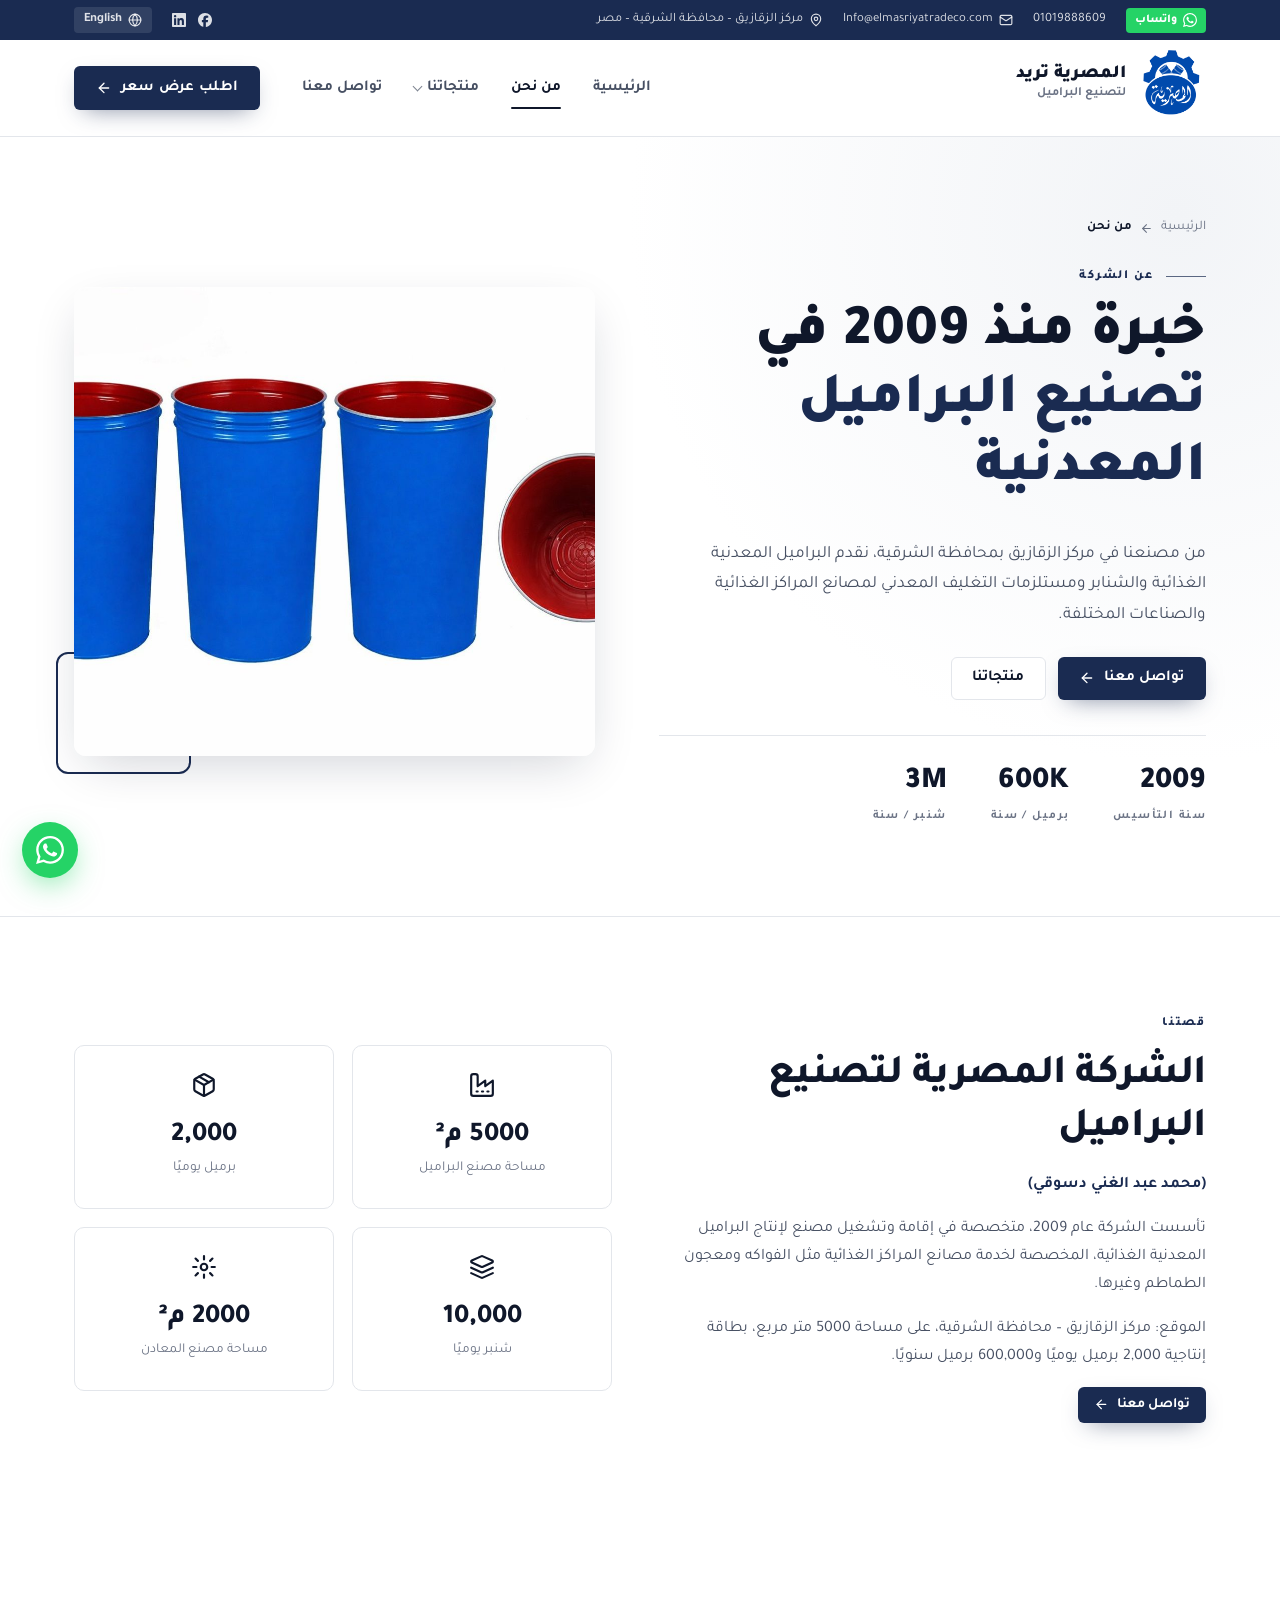
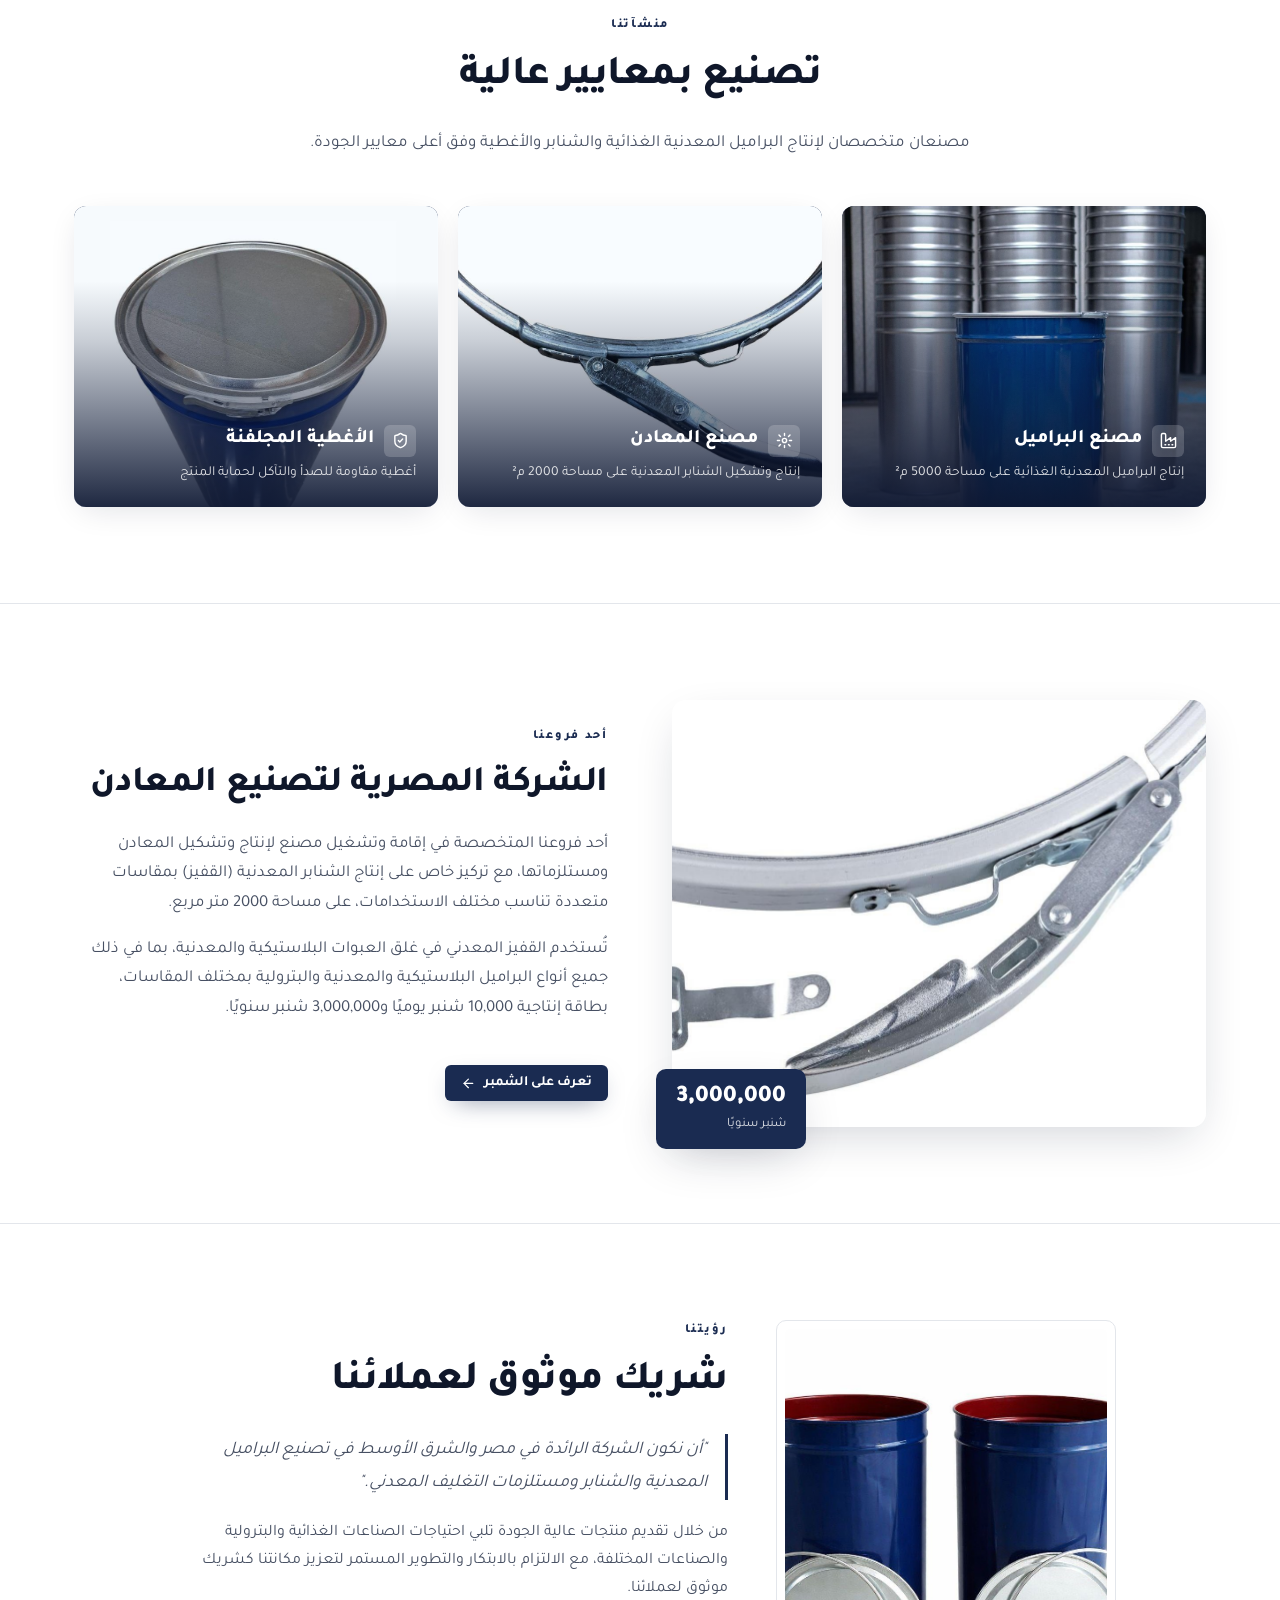
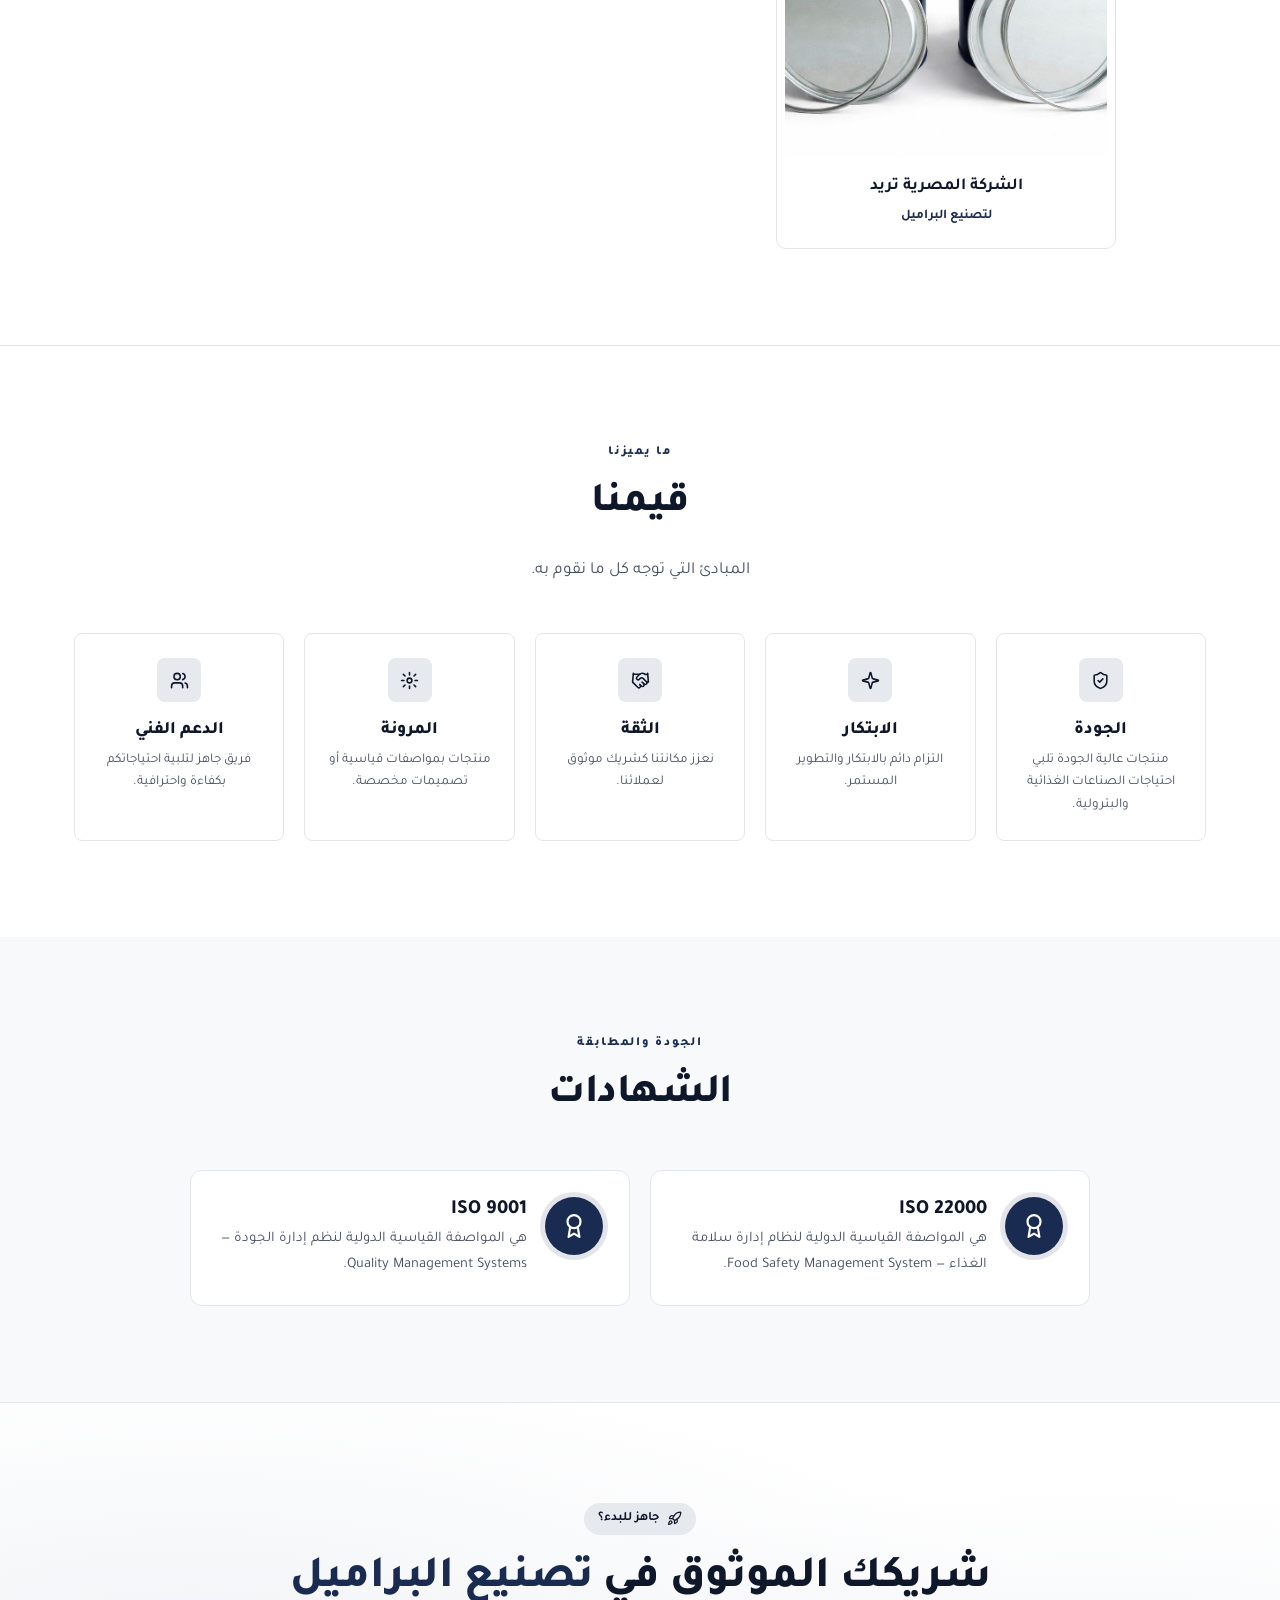
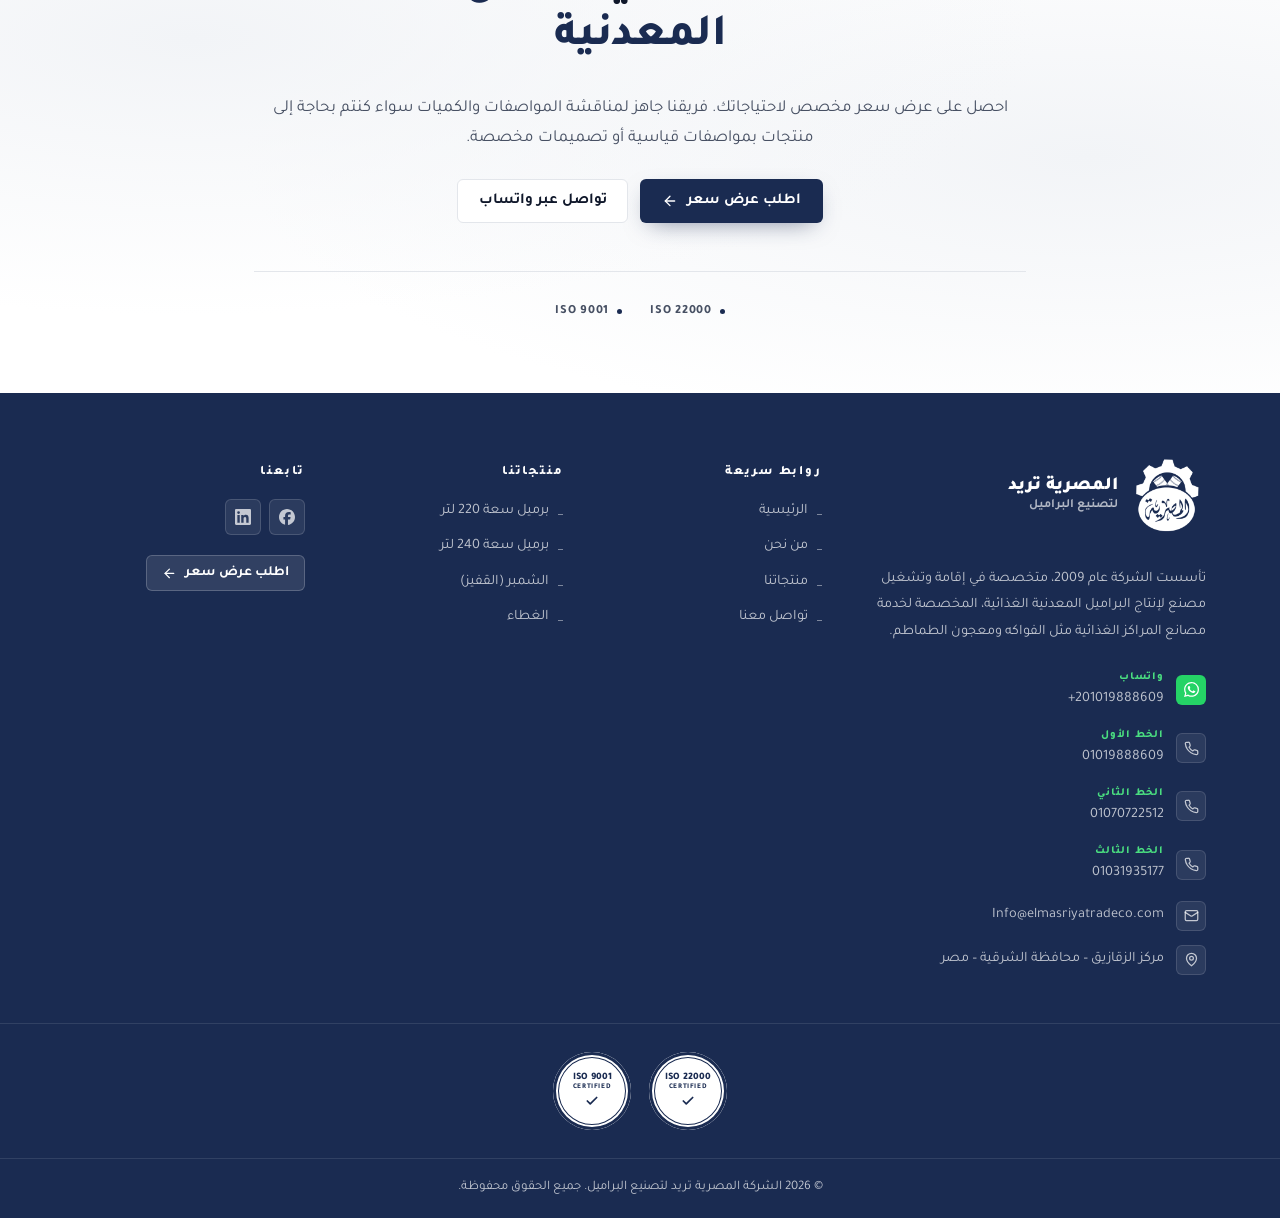
<file: about.before.html>
<!doctype html>
<html lang="ar" dir="rtl">
<head>
<meta charset="UTF-8">
<meta name="viewport" content="width=device-width, initial-scale=1">
<title>من نحن &#8211; المصرية تريد</title>
<meta name='robots' content='max-image-preview:large' />
<link rel='dns-prefetch' href='//fonts.googleapis.com' />
<meta name="theme-color" content="#1a2b51">
<link rel="icon" href="assets/img/logo.png">
<link rel='stylesheet' id='em-fonts-css' href='https://fonts.googleapis.com/css2?family=Tajawal:wght@300;400;500;700;800;900&#038;display=swap' media='all' />
<link rel='stylesheet' id='em-main-css' href='assets/css/main.css' media='all' />
<style id="em-main-inline-css">
:root{--primary:rgb(26 43 81);--primary-rgb:26 43 81;--green:rgb(31 122 69);--green-rgb:31 122 69;}
/*# sourceURL=em-main-inline-css */
</style>
<link rel="canonical" href="about.html" />
</head>
<body class="wp-singular page-template page-template-templates page-template-about page-template-templatesabout-php page page-id-5 wp-embed-responsive wp-theme-elmasriya">
<a class="skip-link" href="#main">تخطي إلى المحتوى</a>

<div class="site-top">
		<div class="topbar">
		<div class="container topbar-inner">
			<div class="topbar-start">
									<a class="tb-whatsapp" href="https://wa.me/201019888609" target="_blank" rel="noopener"><svg class="ico" viewBox="0 0 24 24" fill="currentColor" aria-hidden="true"><path d="M17.472 14.382c-.297-.149-1.758-.867-2.03-.967-.273-.099-.471-.148-.67.15-.197.297-.767.966-.94 1.164-.173.199-.347.223-.644.075-.297-.15-1.255-.463-2.39-1.475-.883-.788-1.48-1.761-1.653-2.059-.173-.297-.018-.458.13-.606.134-.133.298-.347.446-.52.149-.174.198-.298.298-.497.099-.198.05-.371-.025-.52-.075-.149-.669-1.612-.916-2.207-.242-.579-.487-.5-.669-.51-.173-.008-.371-.01-.57-.01-.198 0-.52.074-.792.372-.272.297-1.04 1.016-1.04 2.479 0 1.462 1.065 2.875 1.213 3.074.149.198 2.096 3.2 5.077 4.487.709.306 1.262.489 1.694.625.712.227 1.36.195 1.871.118.571-.085 1.758-.719 2.006-1.413.248-.694.248-1.289.173-1.413-.074-.124-.272-.198-.57-.347m-5.421 7.403h-.004a9.87 9.87 0 0 1-5.031-1.378l-.361-.214-3.741.982.998-3.648-.235-.374a9.86 9.86 0 0 1-1.51-5.26c.001-5.45 4.436-9.884 9.888-9.884 2.64 0 5.122 1.03 6.988 2.898a9.825 9.825 0 0 1 2.893 6.994c-.003 5.45-4.437 9.884-9.885 9.884m8.413-18.297A11.815 11.815 0 0 0 12.05 0C5.495 0 .16 5.335.157 11.892c0 2.096.547 4.142 1.588 5.945L.057 24l6.305-1.654a11.882 11.882 0 0 0 5.683 1.448h.005c6.554 0 11.89-5.335 11.893-11.893a11.821 11.821 0 0 0-3.48-8.413Z"/></svg>واتساب</a>
													<a href="tel:01019888609" dir="ltr">01019888609</a>
													<a href="mailto:Info@elmasriyatradeco.com"><svg class="ico" viewBox="0 0 24 24" fill="none" stroke="currentColor" stroke-width="2" stroke-linecap="round" stroke-linejoin="round" aria-hidden="true"><rect width="20" height="16" x="2" y="4" rx="2"/><path d="m22 7-8.97 5.7a1.94 1.94 0 0 1-2.06 0L2 7"/></svg>Info@elmasriyatradeco.com</a>
													<span class="tb-hide-md"><svg class="ico" viewBox="0 0 24 24" fill="none" stroke="currentColor" stroke-width="2" stroke-linecap="round" stroke-linejoin="round" aria-hidden="true"><path d="M20 10c0 6-8 12-8 12s-8-6-8-12a8 8 0 0 1 16 0Z"/><circle cx="12" cy="10" r="3"/></svg>مركز الزقازيق – محافظة الشرقية – مصر</span>
							</div>
			<div class="topbar-end">
				<span class="tb-socials"><a href="https://www.facebook.com/profile.php?id=61586307887075" target="_blank" rel="noopener" aria-label="فيسبوك"><svg class="ico" viewBox="0 0 24 24" fill="currentColor" aria-hidden="true"><path d="M9.101 23.691v-7.98H6.627v-3.667h2.474v-1.58c0-4.085 1.848-5.978 5.858-5.978.401 0 .955.042 1.468.103a8.68 8.68 0 0 1 1.141.195v3.325a8.623 8.623 0 0 0-.653-.036 26.805 26.805 0 0 0-.733-.009c-.707 0-1.259.096-1.675.309a1.686 1.686 0 0 0-.679.622c-.258.42-.374.995-.374 1.752v1.297h3.919l-.386 2.103-.287 1.564h-3.246v8.245C19.396 23.238 24 18.179 24 12.044c0-6.627-5.373-12-12-12s-12 5.373-12 12c0 5.628 3.874 10.35 9.101 11.647Z"/></svg></a><a href="https://www.linkedin.com/in/elmasriya-trade-8787613b3/" target="_blank" rel="noopener" aria-label="لينكد إن"><svg class="ico" viewBox="0 0 24 24" fill="currentColor" aria-hidden="true"><path d="M20.447 20.452h-3.554v-5.569c0-1.328-.027-3.037-1.852-3.037-1.853 0-2.136 1.445-2.136 2.939v5.667H9.351V9h3.414v1.561h.046c.477-.9 1.637-1.85 3.37-1.85 3.601 0 4.267 2.37 4.267 5.455v6.286zM5.337 7.433a2.062 2.062 0 0 1-2.063-2.065 2.064 2.064 0 1 1 2.063 2.065zm1.782 13.019H3.555V9h3.564v11.452zM22.225 0H1.771C.792 0 0 .774 0 1.729v20.542C0 23.227.792 24 1.771 24h20.451C23.2 24 24 23.227 24 22.271V1.729C24 .774 23.2 0 22.222 0h.003z"/></svg></a></span>
									<a class="tb-lang" href="#"><svg class="ico" viewBox="0 0 24 24" fill="none" stroke="currentColor" stroke-width="2" stroke-linecap="round" stroke-linejoin="round" aria-hidden="true"><circle cx="12" cy="12" r="10"/><path d="M12 2a14.5 14.5 0 0 0 0 20 14.5 14.5 0 0 0 0-20"/><path d="M2 12h20"/></svg>English</a>
							</div>
		</div>
	</div>
	
	<header class="site-header" id="site-header">
		<div class="container header-inner">
			<div class="brand-wrap">
				<span class="brand-dark"><a class="brand" href="index.html"><img src="assets/img/logo.png" alt="المصرية تريد" class="brand-logo"><span class="brand-text"><strong>المصرية تريد</strong><small>لتصنيع البراميل</small></span></a></span>
				<span class="brand-light"><a class="brand" href="index.html"><img src="assets/img/logo-white.png" alt="المصرية تريد" class="brand-logo"><span class="brand-text"><strong>المصرية تريد</strong><small>لتصنيع البراميل</small></span></a></span>
			</div>
			<nav class="main-nav" id="main-nav" aria-label="القائمة الرئيسية">
				<ul id="menu-%d8%a7%d9%84%d9%82%d8%a7%d8%a6%d9%85%d8%a9-%d8%a7%d9%84%d8%b1%d8%a6%d9%8a%d8%b3%d9%8a%d8%a9" class="nav-menu"><li id="menu-item-32" class="menu-item menu-item-type-post_type menu-item-object-page menu-item-home menu-item-32"><a href="index.html">الرئيسية</a></li>
<li id="menu-item-33" class="menu-item menu-item-type-post_type menu-item-object-page current-menu-item page_item page-item-5 current_page_item menu-item-33"><a href="about.html" aria-current="page">من نحن</a></li>
<li id="menu-item-34" class="menu-item menu-item-type-post_type menu-item-object-page menu-item-has-children menu-item-34"><a href="products.html">منتجاتنا</a>
<ul class="sub-menu">
	<li id="menu-item-35" class="menu-item menu-item-type-post_type menu-item-object-em_product menu-item-35"><a href="product-barrel-220.html">برميل سعة 220 لتر</a></li>
	<li id="menu-item-36" class="menu-item menu-item-type-post_type menu-item-object-em_product menu-item-36"><a href="product-barrel-240.html">برميل سعة 240 لتر</a></li>
	<li id="menu-item-37" class="menu-item menu-item-type-post_type menu-item-object-em_product menu-item-37"><a href="product-chamber.html">الشمبر (القفيز)</a></li>
	<li id="menu-item-38" class="menu-item menu-item-type-post_type menu-item-object-em_product menu-item-38"><a href="product-lid.html">الغطاء</a></li>
</ul>
</li>
<li id="menu-item-39" class="menu-item menu-item-type-post_type menu-item-object-page menu-item-39"><a href="contact.html">تواصل معنا</a></li>
</ul>				<a class="btn btn-primary nav-cta-mobile" href="contact.html"><span>اطلب عرض سعر</span><svg class="ico" viewBox="0 0 24 24" fill="none" stroke="currentColor" stroke-width="2" stroke-linecap="round" stroke-linejoin="round" aria-hidden="true"><path d="m12 19-7-7 7-7"/><path d="M19 12H5"/></svg></a>			</nav>
			<div class="header-actions">
				<a class="btn btn-primary btn-upper header-cta" href="contact.html"><span>اطلب عرض سعر</span><svg class="ico" viewBox="0 0 24 24" fill="none" stroke="currentColor" stroke-width="2" stroke-linecap="round" stroke-linejoin="round" aria-hidden="true"><path d="m12 19-7-7 7-7"/><path d="M19 12H5"/></svg></a>				<button class="nav-toggle" type="button" aria-controls="main-nav" aria-expanded="false" aria-label="القائمة">
					<svg class="ico i-open" viewBox="0 0 24 24" fill="none" stroke="currentColor" stroke-width="2" stroke-linecap="round" stroke-linejoin="round" aria-hidden="true"><path d="M4 6h16M4 12h16M4 18h16"/></svg><svg class="ico i-close" viewBox="0 0 24 24" fill="none" stroke="currentColor" stroke-width="2" stroke-linecap="round" stroke-linejoin="round" aria-hidden="true"><path d="M18 6 6 18M6 6l12 12"/></svg>				</button>
			</div>
		</div>
	</header>
</div>
<main id="main" class="site-main">

<section class="page-hero-split">
	<div class="container phs-grid">
		<div class="phs-text reveal">
			<nav class="breadcrumb" aria-label="مسار التنقل"><a href="index.html">الرئيسية</a><svg class="ico" viewBox="0 0 24 24" fill="none" stroke="currentColor" stroke-width="2" stroke-linecap="round" stroke-linejoin="round" aria-hidden="true"><path d="m12 19-7-7 7-7"/><path d="M19 12H5"/></svg><span>من نحن</span></nav>			<p class="eyebrow line">عن الشركة</p>			<h1>خبرة منذ 2009 في <span class="hl">تصنيع البراميل المعدنية</span></h1>
			<p class="lead">من مصنعنا في مركز الزقازيق بمحافظة الشرقية، نقدم البراميل المعدنية الغذائية والشنابر ومستلزمات التغليف المعدني لمصانع المراكز الغذائية والصناعات المختلفة.</p>
			<div class="btn-row">
				<a class="btn btn-primary" href="contact.html"><span>تواصل معنا</span><svg class="ico" viewBox="0 0 24 24" fill="none" stroke="currentColor" stroke-width="2" stroke-linecap="round" stroke-linejoin="round" aria-hidden="true"><path d="m12 19-7-7 7-7"/><path d="M19 12H5"/></svg></a>				<a class="btn btn-outline" href="products.html"><span>منتجاتنا</span></a>			</div>
									<div class="inline-stats">
				<div><strong>2009</strong><small>سنة التأسيس</small></div><div><strong>600K</strong><small>برميل / سنة</small></div><div><strong>3M</strong><small>شنبر / سنة</small></div>			</div>
					</div>
				<div class="phs-media reveal">
			<span class="phs-frame" aria-hidden="true"></span>
			<img src="assets/img/demo/barrels-group.jpg" alt="">		</div>
			</div>
</section>

<section class="section bordered-top">
	<div class="container story-grid">
		<div class="reveal">
			<p class="eyebrow">قصتنا</p>			<h2>الشركة المصرية لتصنيع البراميل</h2>
			<p class="subtitle">(محمد عبد الغني دسوقي)</p>			<div class="prose"><p>تأسست الشركة عام 2009، متخصصة في إقامة وتشغيل مصنع لإنتاج البراميل المعدنية الغذائية، المخصصة لخدمة مصانع المراكز الغذائية مثل الفواكه ومعجون الطماطم وغيرها.</p>
<p>الموقع: مركز الزقازيق – محافظة الشرقية، على مساحة 5000 متر مربع، بطاقة إنتاجية 2,000 برميل يوميًا و600,000 برميل سنويًا.</p>
</div>
			<a class="btn btn-primary btn-sm" href="contact.html"><span>تواصل معنا</span><svg class="ico" viewBox="0 0 24 24" fill="none" stroke="currentColor" stroke-width="2" stroke-linecap="round" stroke-linejoin="round" aria-hidden="true"><path d="m12 19-7-7 7-7"/><path d="M19 12H5"/></svg></a>		</div>
		<div class="stat-cards reveal">
						<div class="stat-card">
				<svg class="ico" viewBox="0 0 24 24" fill="none" stroke="currentColor" stroke-width="2" stroke-linecap="round" stroke-linejoin="round" aria-hidden="true"><path d="M2 20a2 2 0 0 0 2 2h16a2 2 0 0 0 2-2V8l-7 5V8l-7 5V4a2 2 0 0 0-2-2H4a2 2 0 0 0-2 2Z"/><path d="M17 18h1"/><path d="M12 18h1"/><path d="M7 18h1"/></svg>				<strong>5000 م²</strong>
				<small>مساحة مصنع البراميل</small>
			</div>
						<div class="stat-card">
				<svg class="ico" viewBox="0 0 24 24" fill="none" stroke="currentColor" stroke-width="2" stroke-linecap="round" stroke-linejoin="round" aria-hidden="true"><path d="m7.5 4.27 9 5.15"/><path d="M21 8a2 2 0 0 0-1-1.73l-7-4a2 2 0 0 0-2 0l-7 4A2 2 0 0 0 3 8v8a2 2 0 0 0 1 1.73l7 4a2 2 0 0 0 2 0l7-4A2 2 0 0 0 21 16Z"/><path d="m3.3 7 8.7 5 8.7-5"/><path d="M12 22V12"/></svg>				<strong>2,000</strong>
				<small>برميل يوميًا</small>
			</div>
						<div class="stat-card">
				<svg class="ico" viewBox="0 0 24 24" fill="none" stroke="currentColor" stroke-width="2" stroke-linecap="round" stroke-linejoin="round" aria-hidden="true"><path d="m12.83 2.18a2 2 0 0 0-1.66 0L2.6 6.08a1 1 0 0 0 0 1.83l8.58 3.91a2 2 0 0 0 1.66 0l8.58-3.9a1 1 0 0 0 0-1.83Z"/><path d="m22 17.65-9.17 4.16a2 2 0 0 1-1.66 0L2 17.65"/><path d="m22 12.65-9.17 4.16a2 2 0 0 1-1.66 0L2 12.65"/></svg>				<strong>10,000</strong>
				<small>شنبر يوميًا</small>
			</div>
						<div class="stat-card">
				<svg class="ico" viewBox="0 0 24 24" fill="none" stroke="currentColor" stroke-width="2" stroke-linecap="round" stroke-linejoin="round" aria-hidden="true"><circle cx="12" cy="12" r="3"/><path d="M12 2v3M12 19v3M4.22 4.22l2.12 2.12M17.66 17.66l2.12 2.12M2 12h3M19 12h3M4.22 19.78l2.12-2.12M17.66 6.34l2.12-2.12"/></svg>				<strong>2000 م²</strong>
				<small>مساحة مصنع المعادن</small>
			</div>
					</div>
	</div>
</section>

<section class="section">
	<div class="container">
		<div class="section-head center reveal"><p class="eyebrow">منشآتنا</p><h2>تصنيع بمعايير عالية</h2><p class="lead">مصنعان متخصصان لإنتاج البراميل المعدنية الغذائية والشنابر والأغطية وفق أعلى معايير الجودة.</p></div>		<div class="card-grid cols-3">
						<div class="photo-card reveal">
				<img src="assets/img/demo/factory.jpg" alt="مصنع البراميل" loading="lazy" decoding="async">				<div class="photo-card-body">
					<h3><span><svg class="ico" viewBox="0 0 24 24" fill="none" stroke="currentColor" stroke-width="2" stroke-linecap="round" stroke-linejoin="round" aria-hidden="true"><path d="M2 20a2 2 0 0 0 2 2h16a2 2 0 0 0 2-2V8l-7 5V8l-7 5V4a2 2 0 0 0-2-2H4a2 2 0 0 0-2 2Z"/><path d="M17 18h1"/><path d="M12 18h1"/><path d="M7 18h1"/></svg></span>مصنع البراميل</h3>
					<p>إنتاج البراميل المعدنية الغذائية على مساحة 5000 م²</p>
				</div>
			</div>
						<div class="photo-card reveal">
				<img src="assets/img/demo/chamber-g5.jpg" alt="مصنع المعادن" loading="lazy" decoding="async">				<div class="photo-card-body">
					<h3><span><svg class="ico" viewBox="0 0 24 24" fill="none" stroke="currentColor" stroke-width="2" stroke-linecap="round" stroke-linejoin="round" aria-hidden="true"><circle cx="12" cy="12" r="3"/><path d="M12 2v3M12 19v3M4.22 4.22l2.12 2.12M17.66 17.66l2.12 2.12M2 12h3M19 12h3M4.22 19.78l2.12-2.12M17.66 6.34l2.12-2.12"/></svg></span>مصنع المعادن</h3>
					<p>إنتاج وتشكيل الشنابر المعدنية على مساحة 2000 م²</p>
				</div>
			</div>
						<div class="photo-card reveal">
				<img src="assets/img/demo/lid-g3.jpg" alt="الأغطية المجلفنة" loading="lazy" decoding="async">				<div class="photo-card-body">
					<h3><span><svg class="ico" viewBox="0 0 24 24" fill="none" stroke="currentColor" stroke-width="2" stroke-linecap="round" stroke-linejoin="round" aria-hidden="true"><path d="M20 13c0 5-3.5 7.5-7.66 8.95a1 1 0 0 1-.67-.01C7.5 20.5 4 18 4 13V6a1 1 0 0 1 1-1c2 0 4.5-1.2 6.24-2.72a1.17 1.17 0 0 1 1.52 0C14.51 3.81 17 5 19 5a1 1 0 0 1 1 1z"/><path d="m9 12 2 2 4-4"/></svg></span>الأغطية المجلفنة</h3>
					<p>أغطية مقاومة للصدأ والتآكل لحماية المنتج</p>
				</div>
			</div>
					</div>
	</div>
</section>

<section class="section split-media-section bordered-top">
	<div class="container split-media">
		<div class="sm-media reveal">
			<img src="assets/img/demo/chamber-g6.jpg" alt="" loading="lazy" decoding="async">						<div class="sm-badge"><strong>3,000,000</strong><small>شنبر سنويًا</small></div>
					</div>
		<div class="sm-text reveal">
			<p class="eyebrow">أحد فروعنا</p>			<h2>الشركة المصرية لتصنيع المعادن</h2>
			<div class="prose-lg"><p>أحد فروعنا المتخصصة في إقامة وتشغيل مصنع لإنتاج وتشكيل المعادن ومستلزماتها، مع تركيز خاص على إنتاج الشنابر المعدنية (القفيز) بمقاسات متعددة تناسب مختلف الاستخدامات، على مساحة 2000 متر مربع.</p>
<p>تُستخدم القفيز المعدني في غلق العبوات البلاستيكية والمعدنية، بما في ذلك جميع أنواع البراميل البلاستيكية والمعدنية والبترولية بمختلف المقاسات، بطاقة إنتاجية 10,000 شنبر يوميًا و3,000,000 شنبر سنويًا.</p>
</div>
			<a class="btn btn-primary btn-sm" href="product-chamber.html"><span>تعرف على الشمبر</span><svg class="ico" viewBox="0 0 24 24" fill="none" stroke="currentColor" stroke-width="2" stroke-linecap="round" stroke-linejoin="round" aria-hidden="true"><path d="m12 19-7-7 7-7"/><path d="M19 12H5"/></svg></a>		</div>
	</div>
</section>

<section class="section bordered-top">
	<div class="container quote-grid">
		<figure class="quote-card reveal">
			<img src="assets/img/demo/vision.jpg" alt="" loading="lazy" decoding="async">			<figcaption><strong>الشركة المصرية تريد</strong><small>لتصنيع البراميل</small></figcaption>
		</figure>
		<div class="quote-text reveal">
			<p class="eyebrow">رؤيتنا</p>			<h2>شريك موثوق لعملائنا</h2>
			<blockquote>"أن نكون الشركة الرائدة في مصر والشرق الأوسط في تصنيع البراميل المعدنية والشنابر ومستلزمات التغليف المعدني."</blockquote>			<div class="prose"><p>من خلال تقديم منتجات عالية الجودة تلبي احتياجات الصناعات الغذائية والبترولية والصناعات المختلفة، مع الالتزام بالابتكار والتطوير المستمر لتعزيز مكانتنا كشريك موثوق لعملائنا.</p>
</div>
		</div>
	</div>
</section>

<section class="section bordered-top">
	<div class="container">
		<div class="section-head center reveal"><p class="eyebrow">ما يميزنا</p><h2>قيمنا</h2><p class="lead">المبادئ التي توجه كل ما نقوم به.</p></div>		<div class="card-grid cols-5">
						<div class="value-card reveal">
				<span class="ic-ico"><svg class="ico" viewBox="0 0 24 24" fill="none" stroke="currentColor" stroke-width="2" stroke-linecap="round" stroke-linejoin="round" aria-hidden="true"><path d="M20 13c0 5-3.5 7.5-7.66 8.95a1 1 0 0 1-.67-.01C7.5 20.5 4 18 4 13V6a1 1 0 0 1 1-1c2 0 4.5-1.2 6.24-2.72a1.17 1.17 0 0 1 1.52 0C14.51 3.81 17 5 19 5a1 1 0 0 1 1 1z"/><path d="m9 12 2 2 4-4"/></svg></span>				<h3>الجودة</h3>
				<p>منتجات عالية الجودة تلبي احتياجات الصناعات الغذائية والبترولية.</p>
			</div>
						<div class="value-card reveal">
				<span class="ic-ico"><svg class="ico" viewBox="0 0 24 24" fill="none" stroke="currentColor" stroke-width="2" stroke-linecap="round" stroke-linejoin="round" aria-hidden="true"><path d="M9.937 15.5A2 2 0 0 0 8.5 14.063l-6.135-1.582a.5.5 0 0 1 0-.962L8.5 9.936A2 2 0 0 0 9.937 8.5l1.582-6.135a.5.5 0 0 1 .963 0L14.063 8.5A2 2 0 0 0 15.5 9.937l6.135 1.581a.5.5 0 0 1 0 .964L15.5 14.063a2 2 0 0 0-1.437 1.437l-1.582 6.135a.5.5 0 0 1-.963 0z"/></svg></span>				<h3>الابتكار</h3>
				<p>التزام دائم بالابتكار والتطوير المستمر.</p>
			</div>
						<div class="value-card reveal">
				<span class="ic-ico"><svg class="ico" viewBox="0 0 24 24" fill="none" stroke="currentColor" stroke-width="2" stroke-linecap="round" stroke-linejoin="round" aria-hidden="true"><path d="m11 17 2 2a1 1 0 1 0 3-3"/><path d="m14 14 2.5 2.5a1 1 0 1 0 3-3l-3.88-3.88a3 3 0 0 0-4.24 0l-.88.88a1 1 0 1 1-3-3l2.81-2.81a5.79 5.79 0 0 1 7.06-.87l.47.28a2 2 0 0 0 1.42.25L21 4"/><path d="m21 3 1 11h-2"/><path d="M3 3 2 14l6.5 6.5a1 1 0 1 0 3-3"/><path d="M3 4h8"/></svg></span>				<h3>الثقة</h3>
				<p>نعزز مكانتنا كشريك موثوق لعملائنا.</p>
			</div>
						<div class="value-card reveal">
				<span class="ic-ico"><svg class="ico" viewBox="0 0 24 24" fill="none" stroke="currentColor" stroke-width="2" stroke-linecap="round" stroke-linejoin="round" aria-hidden="true"><circle cx="12" cy="12" r="3"/><path d="M12 2v3M12 19v3M4.22 4.22l2.12 2.12M17.66 17.66l2.12 2.12M2 12h3M19 12h3M4.22 19.78l2.12-2.12M17.66 6.34l2.12-2.12"/></svg></span>				<h3>المرونة</h3>
				<p>منتجات بمواصفات قياسية أو تصميمات مخصصة.</p>
			</div>
						<div class="value-card reveal">
				<span class="ic-ico"><svg class="ico" viewBox="0 0 24 24" fill="none" stroke="currentColor" stroke-width="2" stroke-linecap="round" stroke-linejoin="round" aria-hidden="true"><path d="M16 21v-2a4 4 0 0 0-4-4H6a4 4 0 0 0-4 4v2"/><circle cx="9" cy="7" r="4"/><path d="M22 21v-2a4 4 0 0 0-3-3.87"/><path d="M16 3.13a4 4 0 0 1 0 7.75"/></svg></span>				<h3>الدعم الفني</h3>
				<p>فريق جاهز لتلبية احتياجاتكم بكفاءة واحترافية.</p>
			</div>
					</div>
	</div>
</section>

<section class="section section-grey" id="certificates">
	<div class="container">
		<div class="section-head center reveal"><p class="eyebrow">الجودة والمطابقة</p><h2>الشهادات</h2></div>		<div class="card-grid cols-2 narrow">
						<div class="cert-card reveal">
				<span class="cert-seal"><svg class="ico" viewBox="0 0 24 24" fill="none" stroke="currentColor" stroke-width="2" stroke-linecap="round" stroke-linejoin="round" aria-hidden="true"><circle cx="12" cy="8" r="6"/><path d="M15.477 12.89 17 22l-5-3-5 3 1.523-9.11"/></svg></span>
				<div><h3>ISO 22000</h3><p>هي المواصفة القياسية الدولية لنظام إدارة سلامة الغذاء — Food Safety Management System.</p></div>
			</div>
						<div class="cert-card reveal">
				<span class="cert-seal"><svg class="ico" viewBox="0 0 24 24" fill="none" stroke="currentColor" stroke-width="2" stroke-linecap="round" stroke-linejoin="round" aria-hidden="true"><circle cx="12" cy="8" r="6"/><path d="M15.477 12.89 17 22l-5-3-5 3 1.523-9.11"/></svg></span>
				<div><h3>ISO 9001</h3><p>هي المواصفة القياسية الدولية لنظم إدارة الجودة — Quality Management Systems.</p></div>
			</div>
					</div>
	</div>
</section>

	<section class="cta-section">
	<div class="container cta-inner reveal">
		<span class="pill"><svg class="ico" viewBox="0 0 24 24" fill="none" stroke="currentColor" stroke-width="2" stroke-linecap="round" stroke-linejoin="round" aria-hidden="true"><path d="M4.5 16.5c-1.5 1.26-2 5-2 5s3.74-.5 5-2c.71-.84.7-2.13-.09-2.91a2.18 2.18 0 0 0-2.91-.09z"/><path d="m12 15-3-3a22 22 0 0 1 2-3.95A12.88 12.88 0 0 1 22 2c0 2.72-.78 7.5-6 11a22.35 22.35 0 0 1-4 2z"/><path d="M9 12H4s.55-3.03 2-4c1.62-1.08 5 0 5 0"/><path d="M12 15v5s3.03-.55 4-2c1.08-1.62 0-5 0-5"/></svg>جاهز للبدء؟</span>		<h2>شريكك الموثوق في <span class="hl">تصنيع البراميل المعدنية</span></h2>
		<p class="lead">احصل على عرض سعر مخصص لاحتياجاتك. فريقنا جاهز لمناقشة المواصفات والكميات سواء كنتم بحاجة إلى منتجات بمواصفات قياسية أو تصميمات مخصصة.</p>		<div class="btn-row center">
			<a class="btn btn-primary" href="contact.html"><span>اطلب عرض سعر</span><svg class="ico" viewBox="0 0 24 24" fill="none" stroke="currentColor" stroke-width="2" stroke-linecap="round" stroke-linejoin="round" aria-hidden="true"><path d="m12 19-7-7 7-7"/><path d="M19 12H5"/></svg></a>			<a class="btn btn-outline" href="https://wa.me/201019888609" target="_blank" rel="noopener"><span>تواصل عبر واتساب</span></a>		</div>
						<ul class="cert-dots">
							<li>ISO 22000</li>							<li>ISO 9001</li>					</ul>
			</div>
</section>

</main>

<footer class="site-footer">
	<div class="container footer-grid">
		<div class="footer-brand">
			<a class="brand" href="index.html"><img src="assets/img/logo-white.png" alt="المصرية تريد" class="brand-logo"><span class="brand-text"><strong>المصرية تريد</strong><small>لتصنيع البراميل</small></span></a>			<p>تأسست الشركة عام 2009، متخصصة في إقامة وتشغيل مصنع لإنتاج البراميل المعدنية الغذائية، المخصصة لخدمة مصانع المراكز الغذائية مثل الفواكه ومعجون الطماطم.</p>
			<ul class="footer-contacts">
								<li><span class="fc-ico is-green"><svg class="ico" viewBox="0 0 24 24" fill="currentColor" aria-hidden="true"><path d="M17.472 14.382c-.297-.149-1.758-.867-2.03-.967-.273-.099-.471-.148-.67.15-.197.297-.767.966-.94 1.164-.173.199-.347.223-.644.075-.297-.15-1.255-.463-2.39-1.475-.883-.788-1.48-1.761-1.653-2.059-.173-.297-.018-.458.13-.606.134-.133.298-.347.446-.52.149-.174.198-.298.298-.497.099-.198.05-.371-.025-.52-.075-.149-.669-1.612-.916-2.207-.242-.579-.487-.5-.669-.51-.173-.008-.371-.01-.57-.01-.198 0-.52.074-.792.372-.272.297-1.04 1.016-1.04 2.479 0 1.462 1.065 2.875 1.213 3.074.149.198 2.096 3.2 5.077 4.487.709.306 1.262.489 1.694.625.712.227 1.36.195 1.871.118.571-.085 1.758-.719 2.006-1.413.248-.694.248-1.289.173-1.413-.074-.124-.272-.198-.57-.347m-5.421 7.403h-.004a9.87 9.87 0 0 1-5.031-1.378l-.361-.214-3.741.982.998-3.648-.235-.374a9.86 9.86 0 0 1-1.51-5.26c.001-5.45 4.436-9.884 9.888-9.884 2.64 0 5.122 1.03 6.988 2.898a9.825 9.825 0 0 1 2.893 6.994c-.003 5.45-4.437 9.884-9.885 9.884m8.413-18.297A11.815 11.815 0 0 0 12.05 0C5.495 0 .16 5.335.157 11.892c0 2.096.547 4.142 1.588 5.945L.057 24l6.305-1.654a11.882 11.882 0 0 0 5.683 1.448h.005c6.554 0 11.89-5.335 11.893-11.893a11.821 11.821 0 0 0-3.48-8.413Z"/></svg></span><div><small>واتساب</small><a href="https://wa.me/201019888609" target="_blank" rel="noopener" dir="ltr">+201019888609</a></div></li>
																	<li><span class="fc-ico"><svg class="ico" viewBox="0 0 24 24" fill="none" stroke="currentColor" stroke-width="2" stroke-linecap="round" stroke-linejoin="round" aria-hidden="true"><path d="M22 16.92v3a2 2 0 0 1-2.18 2 19.79 19.79 0 0 1-8.63-3.07 19.5 19.5 0 0 1-6-6 19.79 19.79 0 0 1-3.07-8.67A2 2 0 0 1 4.11 2h3a2 2 0 0 1 2 1.72 12.84 12.84 0 0 0 .7 2.81 2 2 0 0 1-.45 2.11L8.09 9.91a16 16 0 0 0 6 6l1.27-1.27a2 2 0 0 1 2.11-.45 12.84 12.84 0 0 0 2.81.7A2 2 0 0 1 22 16.92z"/></svg></span><div><small>الخط الأول</small><a href="tel:01019888609" dir="ltr">01019888609</a></div></li>
													<li><span class="fc-ico"><svg class="ico" viewBox="0 0 24 24" fill="none" stroke="currentColor" stroke-width="2" stroke-linecap="round" stroke-linejoin="round" aria-hidden="true"><path d="M22 16.92v3a2 2 0 0 1-2.18 2 19.79 19.79 0 0 1-8.63-3.07 19.5 19.5 0 0 1-6-6 19.79 19.79 0 0 1-3.07-8.67A2 2 0 0 1 4.11 2h3a2 2 0 0 1 2 1.72 12.84 12.84 0 0 0 .7 2.81 2 2 0 0 1-.45 2.11L8.09 9.91a16 16 0 0 0 6 6l1.27-1.27a2 2 0 0 1 2.11-.45 12.84 12.84 0 0 0 2.81.7A2 2 0 0 1 22 16.92z"/></svg></span><div><small>الخط الثاني</small><a href="tel:01070722512" dir="ltr">01070722512</a></div></li>
													<li><span class="fc-ico"><svg class="ico" viewBox="0 0 24 24" fill="none" stroke="currentColor" stroke-width="2" stroke-linecap="round" stroke-linejoin="round" aria-hidden="true"><path d="M22 16.92v3a2 2 0 0 1-2.18 2 19.79 19.79 0 0 1-8.63-3.07 19.5 19.5 0 0 1-6-6 19.79 19.79 0 0 1-3.07-8.67A2 2 0 0 1 4.11 2h3a2 2 0 0 1 2 1.72 12.84 12.84 0 0 0 .7 2.81 2 2 0 0 1-.45 2.11L8.09 9.91a16 16 0 0 0 6 6l1.27-1.27a2 2 0 0 1 2.11-.45 12.84 12.84 0 0 0 2.81.7A2 2 0 0 1 22 16.92z"/></svg></span><div><small>الخط الثالث</small><a href="tel:01031935177" dir="ltr">01031935177</a></div></li>
												<li><span class="fc-ico"><svg class="ico" viewBox="0 0 24 24" fill="none" stroke="currentColor" stroke-width="2" stroke-linecap="round" stroke-linejoin="round" aria-hidden="true"><rect width="20" height="16" x="2" y="4" rx="2"/><path d="m22 7-8.97 5.7a1.94 1.94 0 0 1-2.06 0L2 7"/></svg></span><a href="mailto:Info@elmasriyatradeco.com">Info@elmasriyatradeco.com</a></li>
												<li><span class="fc-ico"><svg class="ico" viewBox="0 0 24 24" fill="none" stroke="currentColor" stroke-width="2" stroke-linecap="round" stroke-linejoin="round" aria-hidden="true"><path d="M20 10c0 6-8 12-8 12s-8-6-8-12a8 8 0 0 1 16 0Z"/><circle cx="12" cy="10" r="3"/></svg></span><span>مركز الزقازيق – محافظة الشرقية – مصر</span></li>
							</ul>
		</div>

		<div class="footer-col">
			<h4>روابط سريعة</h4>
			<ul id="menu-%d8%a7%d9%84%d9%82%d8%a7%d8%a6%d9%85%d8%a9-%d8%a7%d9%84%d8%b1%d8%a6%d9%8a%d8%b3%d9%8a%d8%a9-1" class="footer-links"><li class="menu-item menu-item-type-post_type menu-item-object-page menu-item-home menu-item-32"><a href="index.html">الرئيسية</a></li>
<li class="menu-item menu-item-type-post_type menu-item-object-page current-menu-item page_item page-item-5 current_page_item menu-item-33"><a href="about.html" aria-current="page">من نحن</a></li>
<li class="menu-item menu-item-type-post_type menu-item-object-page menu-item-34"><a href="products.html">منتجاتنا</a></li>
<li class="menu-item menu-item-type-post_type menu-item-object-page menu-item-39"><a href="contact.html">تواصل معنا</a></li>
</ul>		</div>

		<div class="footer-col">
			<h4>منتجاتنا</h4>
			<ul class="footer-links">
								<li><a href="product-barrel-220.html">برميل سعة 220 لتر</a></li>
								<li><a href="product-barrel-240.html">برميل سعة 240 لتر</a></li>
								<li><a href="product-chamber.html">الشمبر (القفيز)</a></li>
								<li><a href="product-lid.html">الغطاء</a></li>
							</ul>
		</div>

		<div class="footer-col">
			<h4>تابعنا</h4>
			<div class="footer-socials"><a href="https://www.facebook.com/profile.php?id=61586307887075" target="_blank" rel="noopener" aria-label="فيسبوك"><svg class="ico" viewBox="0 0 24 24" fill="currentColor" aria-hidden="true"><path d="M9.101 23.691v-7.98H6.627v-3.667h2.474v-1.58c0-4.085 1.848-5.978 5.858-5.978.401 0 .955.042 1.468.103a8.68 8.68 0 0 1 1.141.195v3.325a8.623 8.623 0 0 0-.653-.036 26.805 26.805 0 0 0-.733-.009c-.707 0-1.259.096-1.675.309a1.686 1.686 0 0 0-.679.622c-.258.42-.374.995-.374 1.752v1.297h3.919l-.386 2.103-.287 1.564h-3.246v8.245C19.396 23.238 24 18.179 24 12.044c0-6.627-5.373-12-12-12s-12 5.373-12 12c0 5.628 3.874 10.35 9.101 11.647Z"/></svg></a><a href="https://www.linkedin.com/in/elmasriya-trade-8787613b3/" target="_blank" rel="noopener" aria-label="لينكد إن"><svg class="ico" viewBox="0 0 24 24" fill="currentColor" aria-hidden="true"><path d="M20.447 20.452h-3.554v-5.569c0-1.328-.027-3.037-1.852-3.037-1.853 0-2.136 1.445-2.136 2.939v5.667H9.351V9h3.414v1.561h.046c.477-.9 1.637-1.85 3.37-1.85 3.601 0 4.267 2.37 4.267 5.455v6.286zM5.337 7.433a2.062 2.062 0 0 1-2.063-2.065 2.064 2.064 0 1 1 2.063 2.065zm1.782 13.019H3.555V9h3.564v11.452zM22.225 0H1.771C.792 0 0 .774 0 1.729v20.542C0 23.227.792 24 1.771 24h20.451C23.2 24 24 23.227 24 22.271V1.729C24 .774 23.2 0 22.222 0h.003z"/></svg></a></div>
						<a class="btn btn-light btn-sm" href="contact.html"><span>اطلب عرض سعر</span><svg class="ico" viewBox="0 0 24 24" fill="none" stroke="currentColor" stroke-width="2" stroke-linecap="round" stroke-linejoin="round" aria-hidden="true"><path d="m12 19-7-7 7-7"/><path d="M19 12H5"/></svg></a>		</div>
	</div>

			<div class="footer-certs">
		<div class="container">
											<div class="seal">
											<span class="seal-ring"><strong>ISO 22000</strong><small>CERTIFIED</small><svg class="ico" viewBox="0 0 24 24" fill="none" stroke="currentColor" stroke-width="2" stroke-linecap="round" stroke-linejoin="round" aria-hidden="true"><path d="M20 6 9 17l-5-5"/></svg></span>
									</div>
											<div class="seal">
											<span class="seal-ring"><strong>ISO 9001</strong><small>CERTIFIED</small><svg class="ico" viewBox="0 0 24 24" fill="none" stroke="currentColor" stroke-width="2" stroke-linecap="round" stroke-linejoin="round" aria-hidden="true"><path d="M20 6 9 17l-5-5"/></svg></span>
									</div>
					</div>
	</div>
	
	<div class="footer-bottom">
		<div class="container">
			<p>© 2026 الشركة المصرية تريد لتصنيع البراميل. جميع الحقوق محفوظة.</p>
		</div>
	</div>
</footer>

<a class="float-whatsapp" href="https://wa.me/201019888609" target="_blank" rel="noopener" aria-label="واتساب"><svg class="ico" viewBox="0 0 24 24" fill="currentColor" aria-hidden="true"><path d="M17.472 14.382c-.297-.149-1.758-.867-2.03-.967-.273-.099-.471-.148-.67.15-.197.297-.767.966-.94 1.164-.173.199-.347.223-.644.075-.297-.15-1.255-.463-2.39-1.475-.883-.788-1.48-1.761-1.653-2.059-.173-.297-.018-.458.13-.606.134-.133.298-.347.446-.52.149-.174.198-.298.298-.497.099-.198.05-.371-.025-.52-.075-.149-.669-1.612-.916-2.207-.242-.579-.487-.5-.669-.51-.173-.008-.371-.01-.57-.01-.198 0-.52.074-.792.372-.272.297-1.04 1.016-1.04 2.479 0 1.462 1.065 2.875 1.213 3.074.149.198 2.096 3.2 5.077 4.487.709.306 1.262.489 1.694.625.712.227 1.36.195 1.871.118.571-.085 1.758-.719 2.006-1.413.248-.694.248-1.289.173-1.413-.074-.124-.272-.198-.57-.347m-5.421 7.403h-.004a9.87 9.87 0 0 1-5.031-1.378l-.361-.214-3.741.982.998-3.648-.235-.374a9.86 9.86 0 0 1-1.51-5.26c.001-5.45 4.436-9.884 9.888-9.884 2.64 0 5.122 1.03 6.988 2.898a9.825 9.825 0 0 1 2.893 6.994c-.003 5.45-4.437 9.884-9.885 9.884m8.413-18.297A11.815 11.815 0 0 0 12.05 0C5.495 0 .16 5.335.157 11.892c0 2.096.547 4.142 1.588 5.945L.057 24l6.305-1.654a11.882 11.882 0 0 0 5.683 1.448h.005c6.554 0 11.89-5.335 11.893-11.893a11.821 11.821 0 0 0-3.48-8.413Z"/></svg></a>

<script id="em-main-js" src="assets/js/main.js"></script>

</body>
</html>
</file>
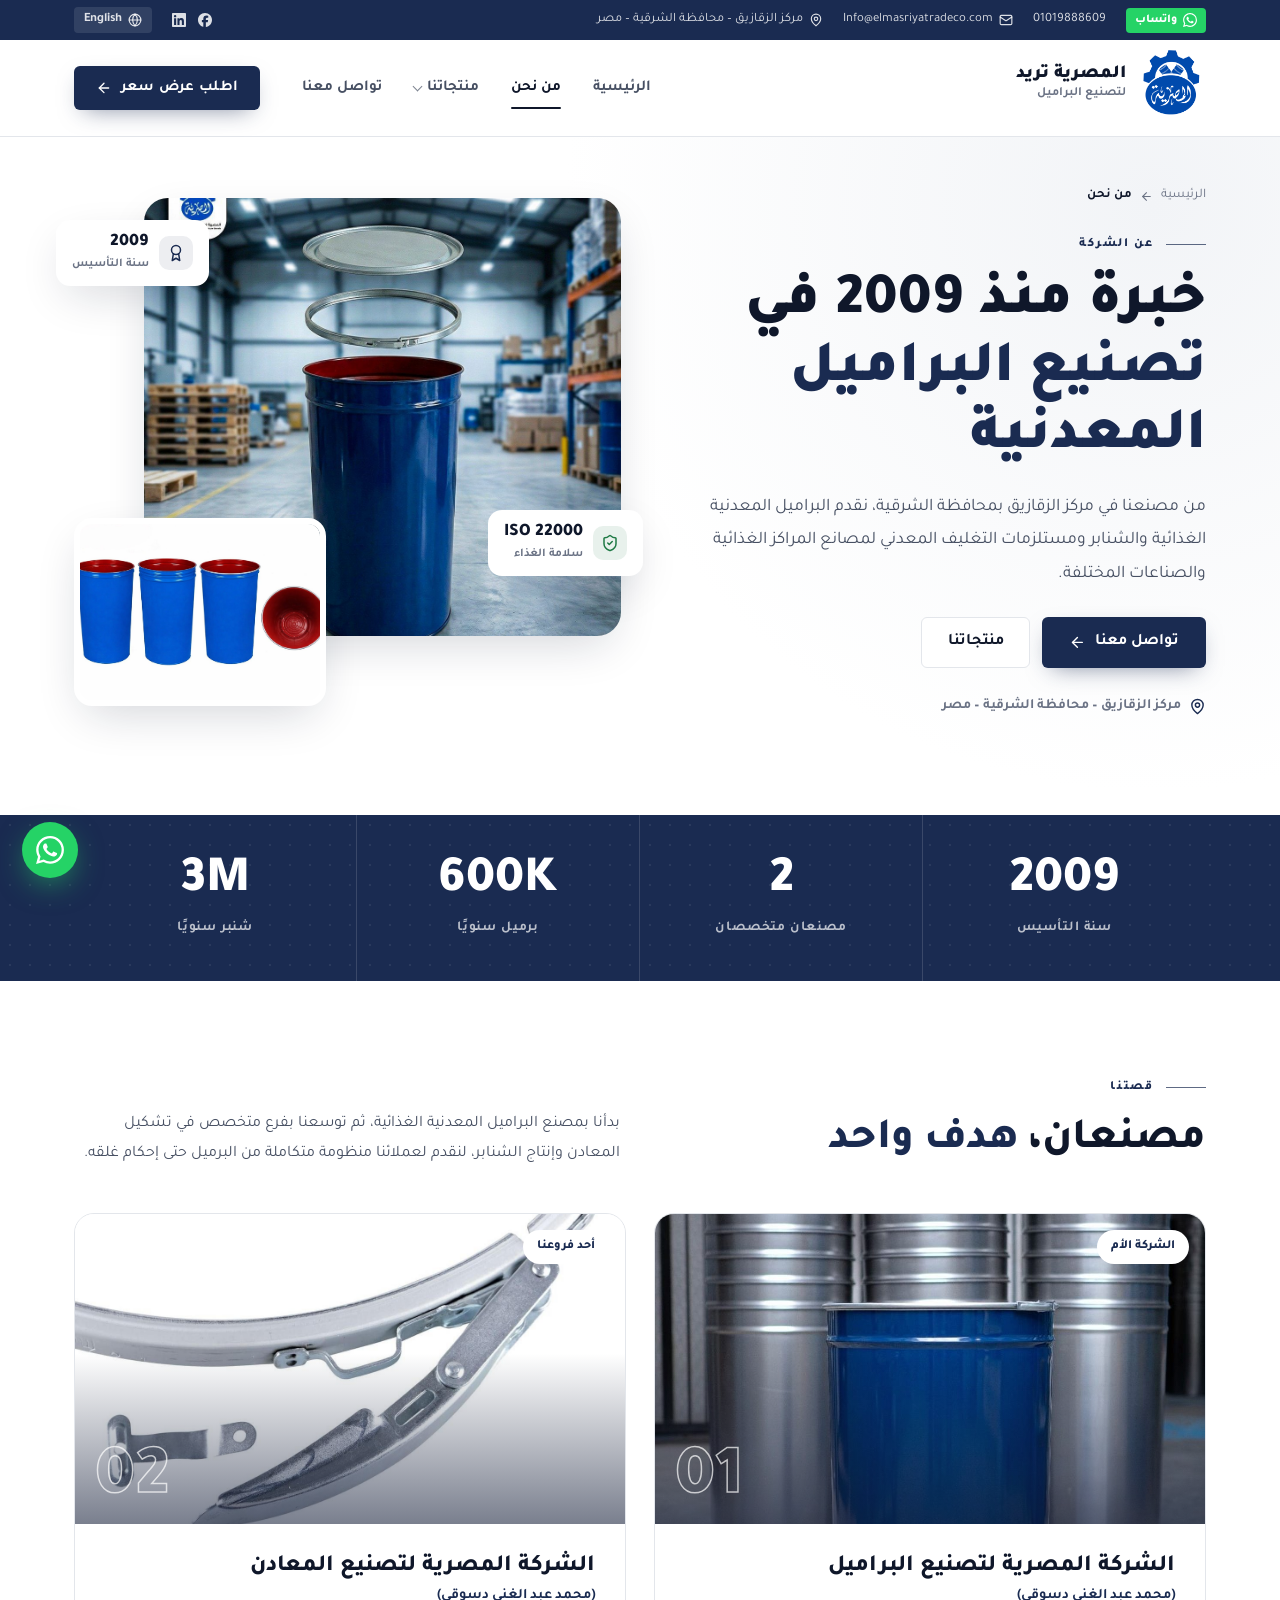
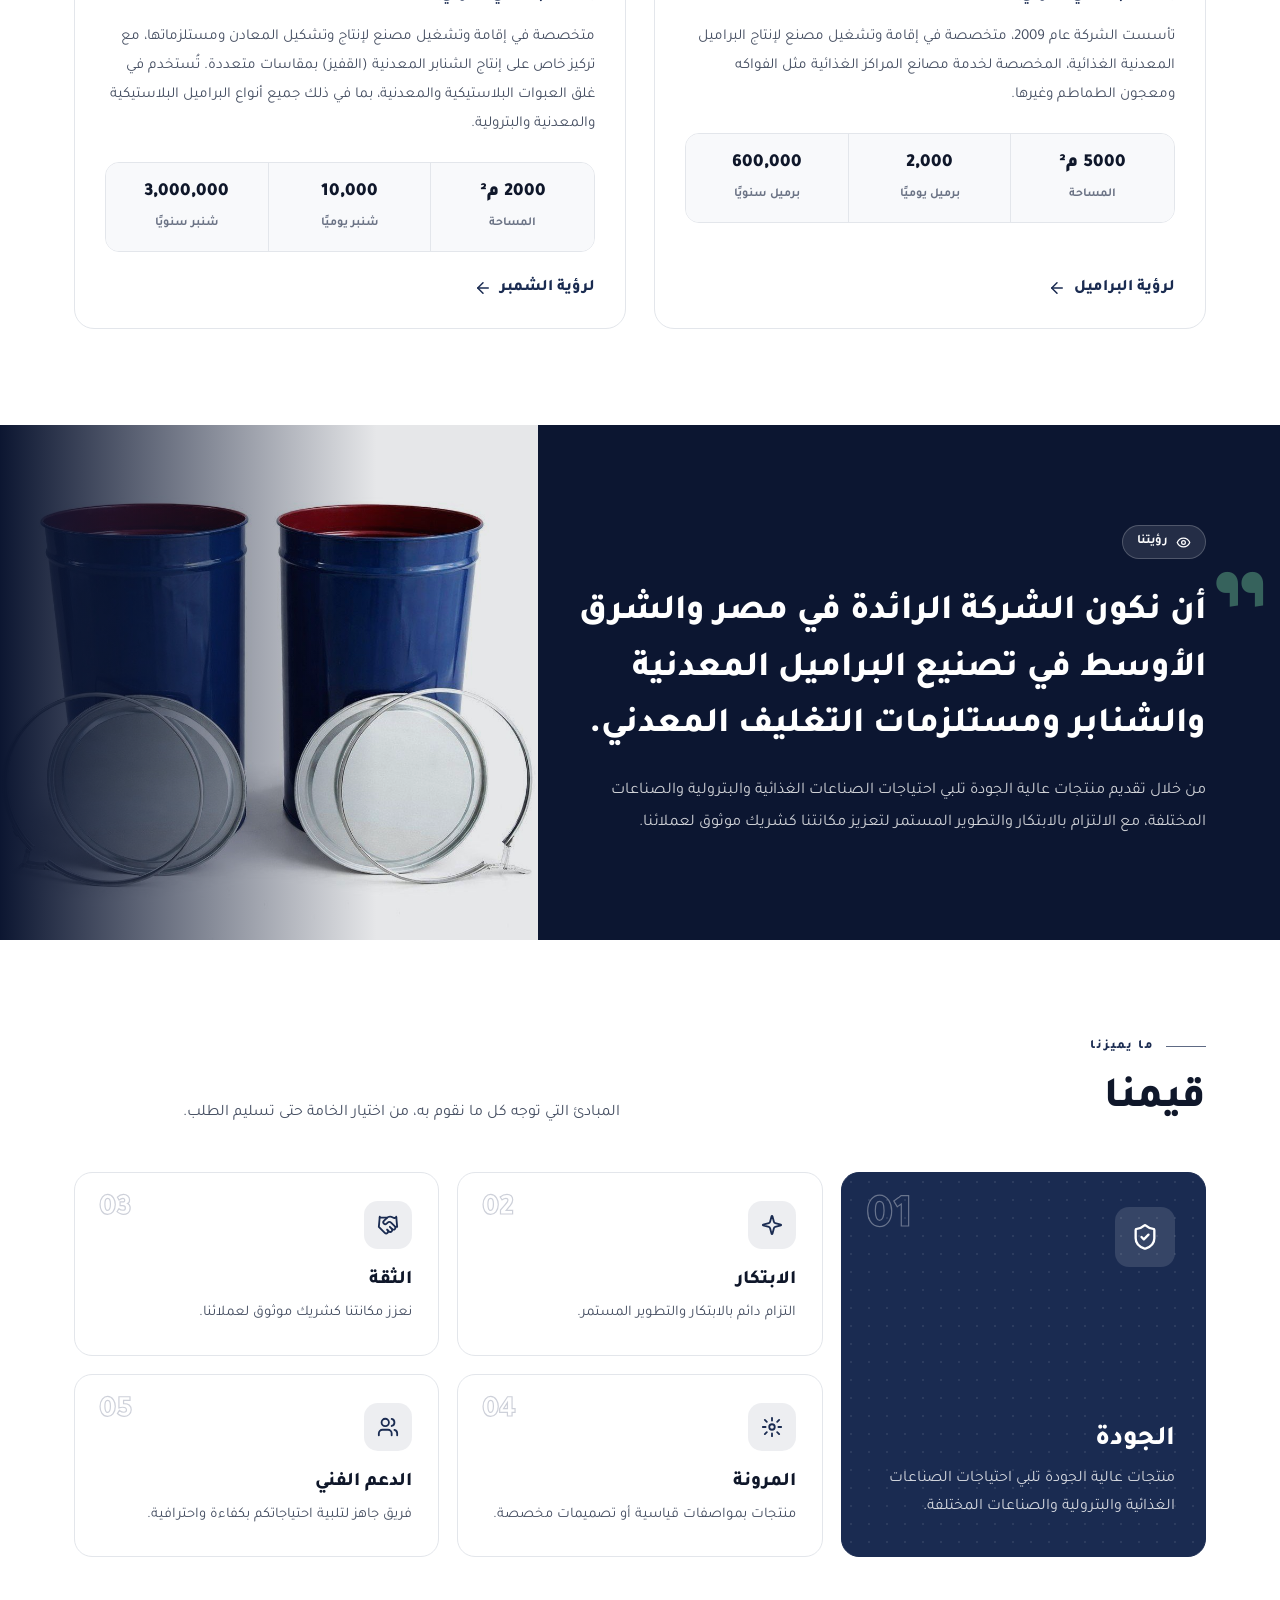
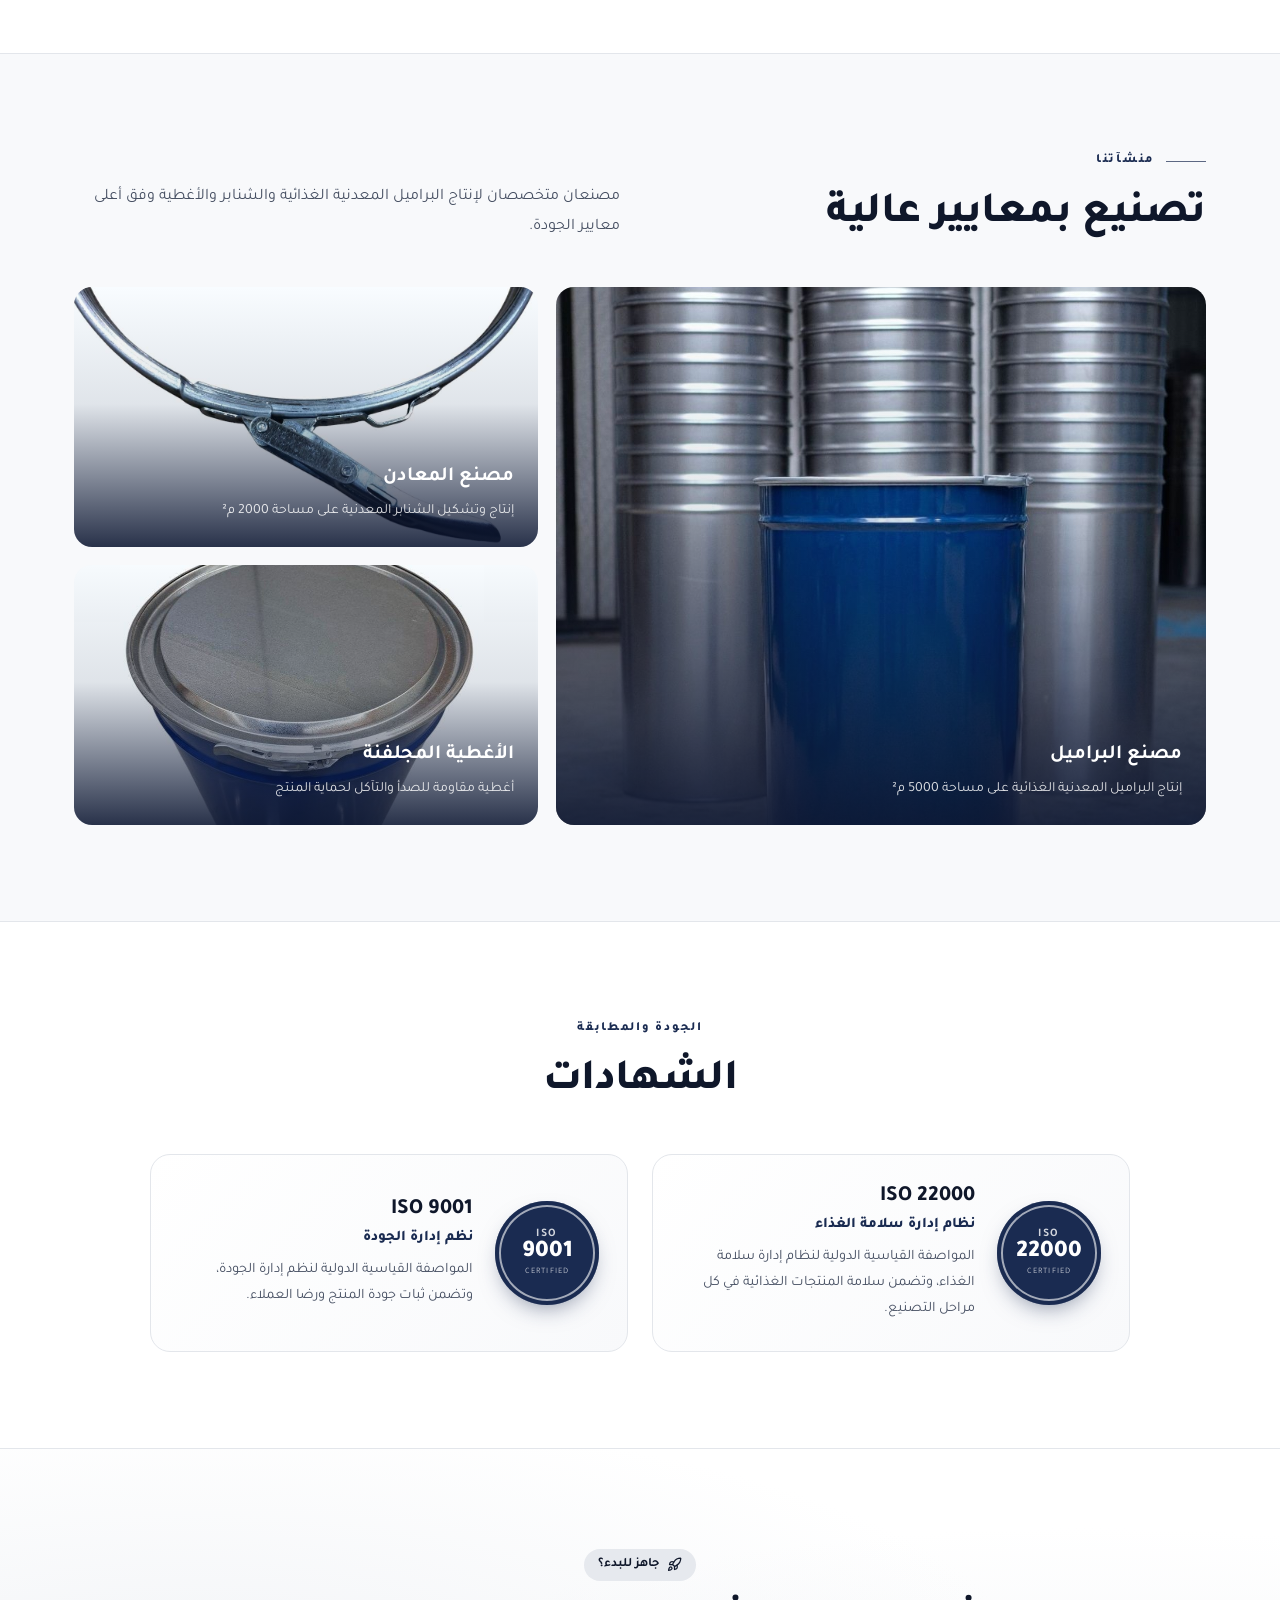
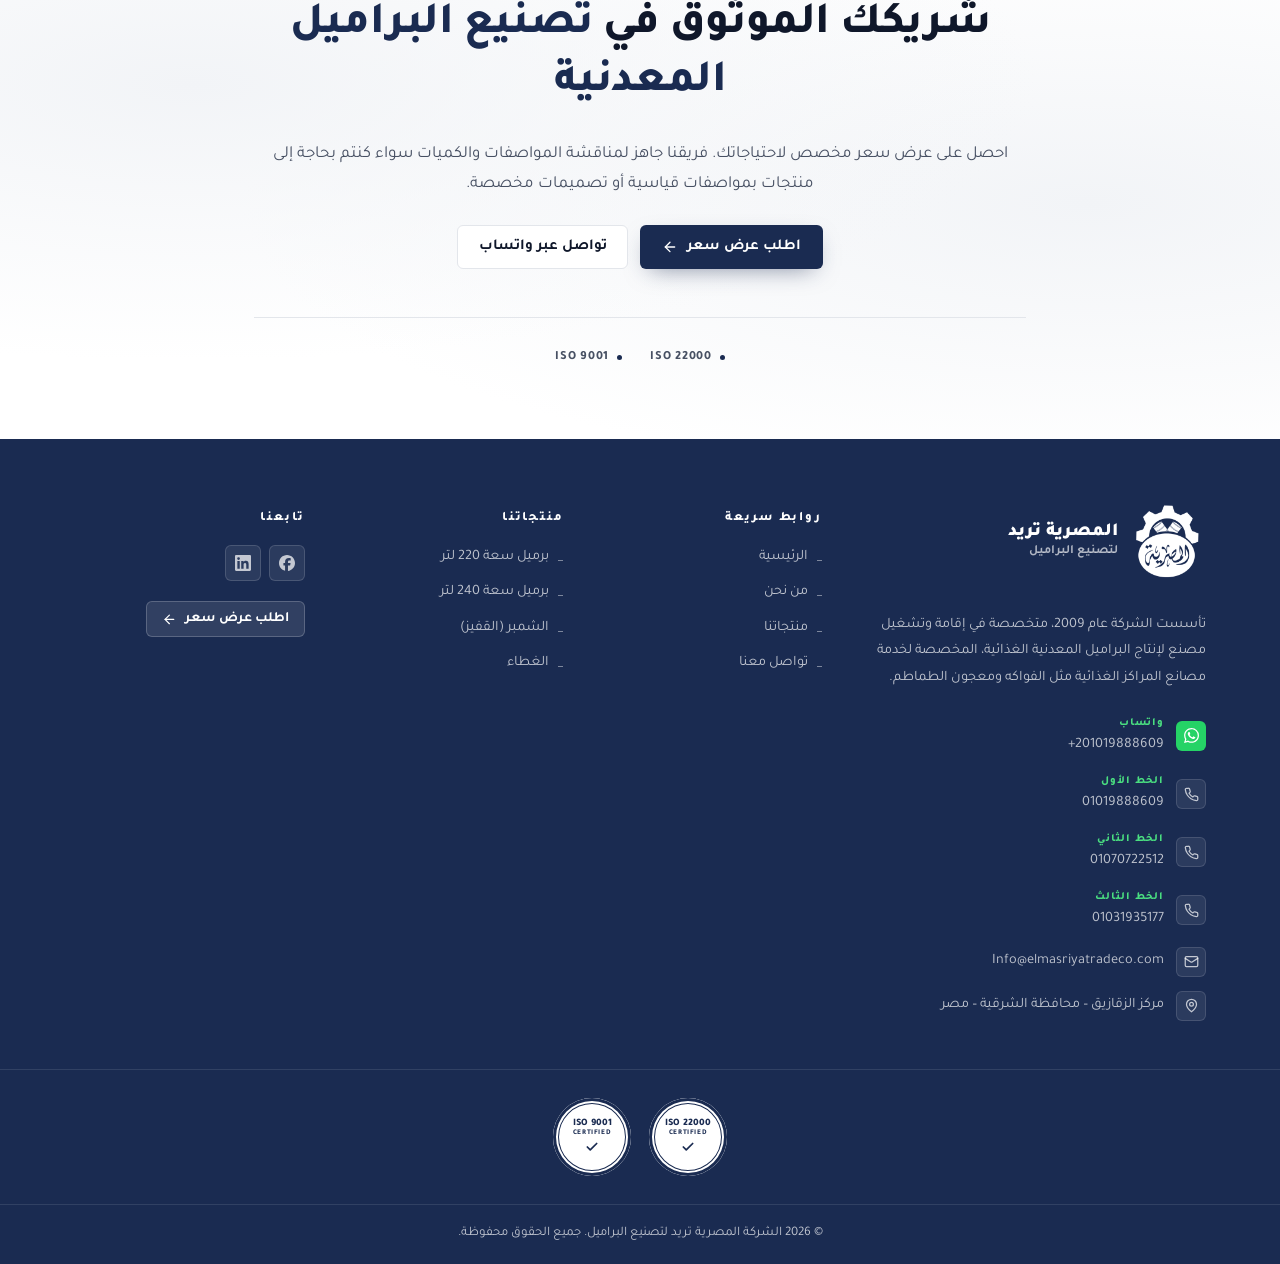
<file: about.html>
<!doctype html>
<html lang="ar" dir="rtl">
<head>
<meta charset="UTF-8">
<meta name="viewport" content="width=device-width, initial-scale=1">
<title>من نحن &#8211; المصرية تريد</title>
<meta name='robots' content='max-image-preview:large' />
<link rel='dns-prefetch' href='//fonts.googleapis.com' />
<meta name="theme-color" content="#1a2b51">
<link rel="icon" href="assets/img/logo.png">
<link rel='stylesheet' id='em-fonts-css' href='https://fonts.googleapis.com/css2?family=Tajawal:wght@300;400;500;700;800;900&#038;display=swap' media='all' />
<link rel='stylesheet' id='em-main-css' href='assets/css/main.css' media='all' />
<link rel='stylesheet' id='demo-about-css' href='assets/css/demo-about.css' media='all' />
<style id="em-main-inline-css">
:root{--primary:rgb(26 43 81);--primary-rgb:26 43 81;--green:rgb(31 122 69);--green-rgb:31 122 69;}
/*# sourceURL=em-main-inline-css */
</style>
<link rel="canonical" href="about.html" />
</head>
<body class="wp-singular page-template page-template-templates page-template-about page-template-templatesabout-php page page-id-5 wp-embed-responsive wp-theme-elmasriya">
<a class="skip-link" href="#main">تخطي إلى المحتوى</a>

<div class="site-top">
		<div class="topbar">
		<div class="container topbar-inner">
			<div class="topbar-start">
									<a class="tb-whatsapp" href="https://wa.me/201019888609" target="_blank" rel="noopener"><svg class="ico" viewBox="0 0 24 24" fill="currentColor" aria-hidden="true"><path d="M17.472 14.382c-.297-.149-1.758-.867-2.03-.967-.273-.099-.471-.148-.67.15-.197.297-.767.966-.94 1.164-.173.199-.347.223-.644.075-.297-.15-1.255-.463-2.39-1.475-.883-.788-1.48-1.761-1.653-2.059-.173-.297-.018-.458.13-.606.134-.133.298-.347.446-.52.149-.174.198-.298.298-.497.099-.198.05-.371-.025-.52-.075-.149-.669-1.612-.916-2.207-.242-.579-.487-.5-.669-.51-.173-.008-.371-.01-.57-.01-.198 0-.52.074-.792.372-.272.297-1.04 1.016-1.04 2.479 0 1.462 1.065 2.875 1.213 3.074.149.198 2.096 3.2 5.077 4.487.709.306 1.262.489 1.694.625.712.227 1.36.195 1.871.118.571-.085 1.758-.719 2.006-1.413.248-.694.248-1.289.173-1.413-.074-.124-.272-.198-.57-.347m-5.421 7.403h-.004a9.87 9.87 0 0 1-5.031-1.378l-.361-.214-3.741.982.998-3.648-.235-.374a9.86 9.86 0 0 1-1.51-5.26c.001-5.45 4.436-9.884 9.888-9.884 2.64 0 5.122 1.03 6.988 2.898a9.825 9.825 0 0 1 2.893 6.994c-.003 5.45-4.437 9.884-9.885 9.884m8.413-18.297A11.815 11.815 0 0 0 12.05 0C5.495 0 .16 5.335.157 11.892c0 2.096.547 4.142 1.588 5.945L.057 24l6.305-1.654a11.882 11.882 0 0 0 5.683 1.448h.005c6.554 0 11.89-5.335 11.893-11.893a11.821 11.821 0 0 0-3.48-8.413Z"/></svg>واتساب</a>
													<a href="tel:01019888609" dir="ltr">01019888609</a>
													<a href="mailto:Info@elmasriyatradeco.com"><svg class="ico" viewBox="0 0 24 24" fill="none" stroke="currentColor" stroke-width="2" stroke-linecap="round" stroke-linejoin="round" aria-hidden="true"><rect width="20" height="16" x="2" y="4" rx="2"/><path d="m22 7-8.97 5.7a1.94 1.94 0 0 1-2.06 0L2 7"/></svg>Info@elmasriyatradeco.com</a>
													<span class="tb-hide-md"><svg class="ico" viewBox="0 0 24 24" fill="none" stroke="currentColor" stroke-width="2" stroke-linecap="round" stroke-linejoin="round" aria-hidden="true"><path d="M20 10c0 6-8 12-8 12s-8-6-8-12a8 8 0 0 1 16 0Z"/><circle cx="12" cy="10" r="3"/></svg>مركز الزقازيق – محافظة الشرقية – مصر</span>
							</div>
			<div class="topbar-end">
				<span class="tb-socials"><a href="https://www.facebook.com/profile.php?id=61586307887075" target="_blank" rel="noopener" aria-label="فيسبوك"><svg class="ico" viewBox="0 0 24 24" fill="currentColor" aria-hidden="true"><path d="M9.101 23.691v-7.98H6.627v-3.667h2.474v-1.58c0-4.085 1.848-5.978 5.858-5.978.401 0 .955.042 1.468.103a8.68 8.68 0 0 1 1.141.195v3.325a8.623 8.623 0 0 0-.653-.036 26.805 26.805 0 0 0-.733-.009c-.707 0-1.259.096-1.675.309a1.686 1.686 0 0 0-.679.622c-.258.42-.374.995-.374 1.752v1.297h3.919l-.386 2.103-.287 1.564h-3.246v8.245C19.396 23.238 24 18.179 24 12.044c0-6.627-5.373-12-12-12s-12 5.373-12 12c0 5.628 3.874 10.35 9.101 11.647Z"/></svg></a><a href="https://www.linkedin.com/in/elmasriya-trade-8787613b3/" target="_blank" rel="noopener" aria-label="لينكد إن"><svg class="ico" viewBox="0 0 24 24" fill="currentColor" aria-hidden="true"><path d="M20.447 20.452h-3.554v-5.569c0-1.328-.027-3.037-1.852-3.037-1.853 0-2.136 1.445-2.136 2.939v5.667H9.351V9h3.414v1.561h.046c.477-.9 1.637-1.85 3.37-1.85 3.601 0 4.267 2.37 4.267 5.455v6.286zM5.337 7.433a2.062 2.062 0 0 1-2.063-2.065 2.064 2.064 0 1 1 2.063 2.065zm1.782 13.019H3.555V9h3.564v11.452zM22.225 0H1.771C.792 0 0 .774 0 1.729v20.542C0 23.227.792 24 1.771 24h20.451C23.2 24 24 23.227 24 22.271V1.729C24 .774 23.2 0 22.222 0h.003z"/></svg></a></span>
									<a class="tb-lang" href="#"><svg class="ico" viewBox="0 0 24 24" fill="none" stroke="currentColor" stroke-width="2" stroke-linecap="round" stroke-linejoin="round" aria-hidden="true"><circle cx="12" cy="12" r="10"/><path d="M12 2a14.5 14.5 0 0 0 0 20 14.5 14.5 0 0 0 0-20"/><path d="M2 12h20"/></svg>English</a>
							</div>
		</div>
	</div>
	
	<header class="site-header" id="site-header">
		<div class="container header-inner">
			<div class="brand-wrap">
				<span class="brand-dark"><a class="brand" href="index.html"><img src="assets/img/logo.png" alt="المصرية تريد" class="brand-logo"><span class="brand-text"><strong>المصرية تريد</strong><small>لتصنيع البراميل</small></span></a></span>
				<span class="brand-light"><a class="brand" href="index.html"><img src="assets/img/logo-white.png" alt="المصرية تريد" class="brand-logo"><span class="brand-text"><strong>المصرية تريد</strong><small>لتصنيع البراميل</small></span></a></span>
			</div>
			<nav class="main-nav" id="main-nav" aria-label="القائمة الرئيسية">
				<ul id="menu-%d8%a7%d9%84%d9%82%d8%a7%d8%a6%d9%85%d8%a9-%d8%a7%d9%84%d8%b1%d8%a6%d9%8a%d8%b3%d9%8a%d8%a9" class="nav-menu"><li id="menu-item-32" class="menu-item menu-item-type-post_type menu-item-object-page menu-item-home menu-item-32"><a href="index.html">الرئيسية</a></li>
<li id="menu-item-33" class="menu-item menu-item-type-post_type menu-item-object-page current-menu-item page_item page-item-5 current_page_item menu-item-33"><a href="about.html" aria-current="page">من نحن</a></li>
<li id="menu-item-34" class="menu-item menu-item-type-post_type menu-item-object-page menu-item-has-children menu-item-34"><a href="products.html">منتجاتنا</a>
<ul class="sub-menu">
	<li id="menu-item-35" class="menu-item menu-item-type-post_type menu-item-object-em_product menu-item-35"><a href="product-barrel-220.html">برميل سعة 220 لتر</a></li>
	<li id="menu-item-36" class="menu-item menu-item-type-post_type menu-item-object-em_product menu-item-36"><a href="product-barrel-240.html">برميل سعة 240 لتر</a></li>
	<li id="menu-item-37" class="menu-item menu-item-type-post_type menu-item-object-em_product menu-item-37"><a href="product-chamber.html">الشمبر (القفيز)</a></li>
	<li id="menu-item-38" class="menu-item menu-item-type-post_type menu-item-object-em_product menu-item-38"><a href="product-lid.html">الغطاء</a></li>
</ul>
</li>
<li id="menu-item-39" class="menu-item menu-item-type-post_type menu-item-object-page menu-item-39"><a href="contact.html">تواصل معنا</a></li>
</ul>				<a class="btn btn-primary nav-cta-mobile" href="contact.html"><span>اطلب عرض سعر</span><svg class="ico" viewBox="0 0 24 24" fill="none" stroke="currentColor" stroke-width="2" stroke-linecap="round" stroke-linejoin="round" aria-hidden="true"><path d="m12 19-7-7 7-7"/><path d="M19 12H5"/></svg></a>			</nav>
			<div class="header-actions">
				<a class="btn btn-primary btn-upper header-cta" href="contact.html"><span>اطلب عرض سعر</span><svg class="ico" viewBox="0 0 24 24" fill="none" stroke="currentColor" stroke-width="2" stroke-linecap="round" stroke-linejoin="round" aria-hidden="true"><path d="m12 19-7-7 7-7"/><path d="M19 12H5"/></svg></a>				<button class="nav-toggle" type="button" aria-controls="main-nav" aria-expanded="false" aria-label="القائمة">
					<svg class="ico i-open" viewBox="0 0 24 24" fill="none" stroke="currentColor" stroke-width="2" stroke-linecap="round" stroke-linejoin="round" aria-hidden="true"><path d="M4 6h16M4 12h16M4 18h16"/></svg><svg class="ico i-close" viewBox="0 0 24 24" fill="none" stroke="currentColor" stroke-width="2" stroke-linecap="round" stroke-linejoin="round" aria-hidden="true"><path d="M18 6 6 18M6 6l12 12"/></svg>				</button>
			</div>
		</div>
	</header>
</div>
<main id="main" class="site-main ab-page">

<section class="ab-hero">
	<div class="container ab-hero-grid">
		<div class="ab-hero-text reveal">
			<nav class="breadcrumb" aria-label="مسار التنقل"><a href="index.html">الرئيسية</a><svg class="ico" viewBox="0 0 24 24" fill="none" stroke="currentColor" stroke-width="2" stroke-linecap="round" stroke-linejoin="round" aria-hidden="true"><path d="m12 19-7-7 7-7"/><path d="M19 12H5"/></svg><span>من نحن</span></nav>
			<p class="eyebrow line">عن الشركة</p>
			<h1>خبرة منذ 2009 في <span class="hl">تصنيع البراميل المعدنية</span></h1>
			<p class="ab-lead">من مصنعنا في مركز الزقازيق بمحافظة الشرقية، نقدم البراميل المعدنية الغذائية والشنابر ومستلزمات التغليف المعدني لمصانع المراكز الغذائية والصناعات المختلفة.</p>
			<div class="btn-row">
				<a class="btn btn-primary btn-lg" href="contact.html"><span>تواصل معنا</span><svg class="ico" viewBox="0 0 24 24" fill="none" stroke="currentColor" stroke-width="2" stroke-linecap="round" stroke-linejoin="round" aria-hidden="true"><path d="m12 19-7-7 7-7"/><path d="M19 12H5"/></svg></a>
				<a class="btn btn-outline btn-lg" href="products.html"><span>منتجاتنا</span></a>
			</div>
			<p class="ab-loc"><svg class="ico" viewBox="0 0 24 24" fill="none" stroke="currentColor" stroke-width="2" stroke-linecap="round" stroke-linejoin="round" aria-hidden="true"><path d="M20 10c0 6-8 12-8 12s-8-6-8-12a8 8 0 0 1 16 0Z"/><circle cx="12" cy="10" r="3"/></svg>مركز الزقازيق – محافظة الشرقية – مصر</p>
		</div>
		<div class="ab-collage reveal">
			<img class="ab-img-main" src="assets/img/demo/hero-warehouse.jpg" alt="مصنع المصرية تريد">
			<img class="ab-img-sub" src="assets/img/demo/barrels-group.jpg" alt="براميل غذائية" loading="lazy">
			<div class="ab-chip ab-chip-year"><svg class="ico" viewBox="0 0 24 24" fill="none" stroke="currentColor" stroke-width="2" stroke-linecap="round" stroke-linejoin="round" aria-hidden="true"><circle cx="12" cy="8" r="6"/><path d="M15.477 12.89 17 22l-5-3-5 3 1.523-9.11"/></svg><span><b>2009</b><small>سنة التأسيس</small></span></div>
			<div class="ab-chip ab-chip-iso"><svg class="ico" viewBox="0 0 24 24" fill="none" stroke="currentColor" stroke-width="2" stroke-linecap="round" stroke-linejoin="round" aria-hidden="true"><path d="M20 13c0 5-3.5 7.5-7.66 8.95a1 1 0 0 1-.67-.01C7.5 20.5 4 18 4 13V6a1 1 0 0 1 1-1c2 0 4.5-1.2 6.24-2.72a1.17 1.17 0 0 1 1.52 0C14.51 3.81 17 5 19 5a1 1 0 0 1 1 1z"/><path d="m9 12 2 2 4-4"/></svg><span><b>ISO 22000</b><small>سلامة الغذاء</small></span></div>
		</div>
	</div>
</section>

<section class="ab-numbers">
	<div class="container ab-numbers-grid"><div class="ab-num reveal"><b>2009</b><small>سنة التأسيس</small></div><div class="ab-num reveal"><b>2</b><small>مصنعان متخصصان</small></div><div class="ab-num reveal"><b>600K</b><small>برميل سنويًا</small></div><div class="ab-num reveal"><b>3M</b><small>شنبر سنويًا</small></div>
	</div>
</section>

<section class="ab-section" id="story">
	<div class="container">
		<div class="ab-head reveal">
			<div><p class="eyebrow line">قصتنا</p><h2>مصنعان، <span class="hl">هدف واحد</span></h2></div>
			<p>بدأنا بمصنع البراميل المعدنية الغذائية، ثم توسعنا بفرع متخصص في تشكيل المعادن وإنتاج الشنابر، لنقدم لعملائنا منظومة متكاملة من البرميل حتى إحكام غلقه.</p>
		</div>
		<div class="ab-cos">
			<article class="ab-co reveal">
				<div class="ab-co-media"><img src="assets/img/demo/factory.jpg" alt="الشركة المصرية لتصنيع البراميل" loading="lazy"><span class="ab-co-tag">الشركة الأم</span><span class="ab-co-n" aria-hidden="true">01</span></div>
				<div class="ab-co-body">
					<h3>الشركة المصرية لتصنيع البراميل</h3>
					<p class="ab-co-owner">(محمد عبد الغني دسوقي)</p>
					<p>تأسست الشركة عام 2009، متخصصة في إقامة وتشغيل مصنع لإنتاج البراميل المعدنية الغذائية، المخصصة لخدمة مصانع المراكز الغذائية مثل الفواكه ومعجون الطماطم وغيرها.</p>
					<div class="ab-co-kpis"><div><b>5000 م²</b><small>المساحة</small></div><div><b>2,000</b><small>برميل يوميًا</small></div><div><b>600,000</b><small>برميل سنويًا</small></div></div>
					<a class="ab-co-link" href="product-barrel-220.html">لرؤية البراميل<svg class="ico" viewBox="0 0 24 24" fill="none" stroke="currentColor" stroke-width="2" stroke-linecap="round" stroke-linejoin="round" aria-hidden="true"><path d="m12 19-7-7 7-7"/><path d="M19 12H5"/></svg></a>
				</div>
			</article>
			<article class="ab-co reveal">
				<div class="ab-co-media"><img src="assets/img/demo/chamber-g6.jpg" alt="الشركة المصرية لتصنيع المعادن" loading="lazy"><span class="ab-co-tag">أحد فروعنا</span><span class="ab-co-n" aria-hidden="true">02</span></div>
				<div class="ab-co-body">
					<h3>الشركة المصرية لتصنيع المعادن</h3>
					<p class="ab-co-owner">(محمد عبد الغني دسوقي)</p>
					<p>متخصصة في إقامة وتشغيل مصنع لإنتاج وتشكيل المعادن ومستلزماتها، مع تركيز خاص على إنتاج الشنابر المعدنية (القفيز) بمقاسات متعددة. تُستخدم في غلق العبوات البلاستيكية والمعدنية، بما في ذلك جميع أنواع البراميل البلاستيكية والمعدنية والبترولية.</p>
					<div class="ab-co-kpis"><div><b>2000 م²</b><small>المساحة</small></div><div><b>10,000</b><small>شنبر يوميًا</small></div><div><b>3,000,000</b><small>شنبر سنويًا</small></div></div>
					<a class="ab-co-link" href="product-chamber.html">لرؤية الشمبر<svg class="ico" viewBox="0 0 24 24" fill="none" stroke="currentColor" stroke-width="2" stroke-linecap="round" stroke-linejoin="round" aria-hidden="true"><path d="m12 19-7-7 7-7"/><path d="M19 12H5"/></svg></a>
				</div>
			</article>
		</div>
	</div>
</section>

<section class="ab-vision">
	<div class="ab-vision-media" aria-hidden="true"><img src="assets/img/demo/vision.jpg" alt="" loading="lazy"></div>
	<div class="container ab-vision-inner">
		<div class="ab-vision-text reveal">
			<span class="pill"><svg class="ico" viewBox="0 0 24 24" fill="none" stroke="currentColor" stroke-width="2" stroke-linecap="round" stroke-linejoin="round" aria-hidden="true"><path d="M2 12s3-7 10-7 10 7 10 7-3 7-10 7-10-7-10-7Z"/><circle cx="12" cy="12" r="3"/></svg>رؤيتنا</span>
			<blockquote>أن نكون الشركة الرائدة في مصر والشرق الأوسط في تصنيع البراميل المعدنية والشنابر ومستلزمات التغليف المعدني.</blockquote>
			<p>من خلال تقديم منتجات عالية الجودة تلبي احتياجات الصناعات الغذائية والبترولية والصناعات المختلفة، مع الالتزام بالابتكار والتطوير المستمر لتعزيز مكانتنا كشريك موثوق لعملائنا.</p>
		</div>
	</div>
</section>

<section class="ab-section">
	<div class="container">
		<div class="ab-head reveal">
			<div><p class="eyebrow line">ما يميزنا</p><h2>قيمنا</h2></div>
			<p>المبادئ التي توجه كل ما نقوم به، من اختيار الخامة حتى تسليم الطلب.</p>
		</div>
		<div class="ab-vals">
			<div class="ab-val is-lead reveal"><span class="ab-val-ico"><svg class="ico" viewBox="0 0 24 24" fill="none" stroke="currentColor" stroke-width="2" stroke-linecap="round" stroke-linejoin="round" aria-hidden="true"><path d="M20 13c0 5-3.5 7.5-7.66 8.95a1 1 0 0 1-.67-.01C7.5 20.5 4 18 4 13V6a1 1 0 0 1 1-1c2 0 4.5-1.2 6.24-2.72a1.17 1.17 0 0 1 1.52 0C14.51 3.81 17 5 19 5a1 1 0 0 1 1 1z"/><path d="m9 12 2 2 4-4"/></svg></span><span class="ab-val-n">01</span><h3>الجودة</h3><p>منتجات عالية الجودة تلبي احتياجات الصناعات الغذائية والبترولية والصناعات المختلفة.</p></div>
			<div class="ab-val reveal"><span class="ab-val-ico"><svg class="ico" viewBox="0 0 24 24" fill="none" stroke="currentColor" stroke-width="2" stroke-linecap="round" stroke-linejoin="round" aria-hidden="true"><path d="M9.937 15.5A2 2 0 0 0 8.5 14.063l-6.135-1.582a.5.5 0 0 1 0-.962L8.5 9.936A2 2 0 0 0 9.937 8.5l1.582-6.135a.5.5 0 0 1 .963 0L14.063 8.5A2 2 0 0 0 15.5 9.937l6.135 1.581a.5.5 0 0 1 0 .964L15.5 14.063a2 2 0 0 0-1.437 1.437l-1.582 6.135a.5.5 0 0 1-.963 0z"/></svg></span><span class="ab-val-n">02</span><h3>الابتكار</h3><p>التزام دائم بالابتكار والتطوير المستمر.</p></div>
			<div class="ab-val reveal"><span class="ab-val-ico"><svg class="ico" viewBox="0 0 24 24" fill="none" stroke="currentColor" stroke-width="2" stroke-linecap="round" stroke-linejoin="round" aria-hidden="true"><path d="m11 17 2 2a1 1 0 1 0 3-3"/><path d="m14 14 2.5 2.5a1 1 0 1 0 3-3l-3.88-3.88a3 3 0 0 0-4.24 0l-.88.88a1 1 0 1 1-3-3l2.81-2.81a5.79 5.79 0 0 1 7.06-.87l.47.28a2 2 0 0 0 1.42.25L21 4"/><path d="m21 3 1 11h-2"/><path d="M3 3 2 14l6.5 6.5a1 1 0 1 0 3-3"/><path d="M3 4h8"/></svg></span><span class="ab-val-n">03</span><h3>الثقة</h3><p>نعزز مكانتنا كشريك موثوق لعملائنا.</p></div>
			<div class="ab-val reveal"><span class="ab-val-ico"><svg class="ico" viewBox="0 0 24 24" fill="none" stroke="currentColor" stroke-width="2" stroke-linecap="round" stroke-linejoin="round" aria-hidden="true"><circle cx="12" cy="12" r="3"/><path d="M12 2v3M12 19v3M4.22 4.22l2.12 2.12M17.66 17.66l2.12 2.12M2 12h3M19 12h3M4.22 19.78l2.12-2.12M17.66 6.34l2.12-2.12"/></svg></span><span class="ab-val-n">04</span><h3>المرونة</h3><p>منتجات بمواصفات قياسية أو تصميمات مخصصة.</p></div>
			<div class="ab-val reveal"><span class="ab-val-ico"><svg class="ico" viewBox="0 0 24 24" fill="none" stroke="currentColor" stroke-width="2" stroke-linecap="round" stroke-linejoin="round" aria-hidden="true"><path d="M16 21v-2a4 4 0 0 0-4-4H6a4 4 0 0 0-4 4v2"/><circle cx="9" cy="7" r="4"/><path d="M22 21v-2a4 4 0 0 0-3-3.87"/><path d="M16 3.13a4 4 0 0 1 0 7.75"/></svg></span><span class="ab-val-n">05</span><h3>الدعم الفني</h3><p>فريق جاهز لتلبية احتياجاتكم بكفاءة واحترافية.</p></div>
		</div>
	</div>
</section>

<section class="ab-section ab-grey">
	<div class="container">
		<div class="ab-head reveal">
			<div><p class="eyebrow line">منشآتنا</p><h2>تصنيع بمعايير عالية</h2></div>
			<p>مصنعان متخصصان لإنتاج البراميل المعدنية الغذائية والشنابر والأغطية وفق أعلى معايير الجودة.</p>
		</div>
		<div class="ab-facs">
			<figure class="ab-fac reveal"><img src="assets/img/demo/factory.jpg" alt="مصنع البراميل" loading="lazy"><figcaption><b>مصنع البراميل</b><span>إنتاج البراميل المعدنية الغذائية على مساحة 5000 م²</span></figcaption></figure>
			<figure class="ab-fac reveal"><img src="assets/img/demo/chamber-g5.jpg" alt="مصنع المعادن" loading="lazy"><figcaption><b>مصنع المعادن</b><span>إنتاج وتشكيل الشنابر المعدنية على مساحة 2000 م²</span></figcaption></figure>
			<figure class="ab-fac reveal"><img src="assets/img/demo/lid-g3.jpg" alt="الأغطية المجلفنة" loading="lazy"><figcaption><b>الأغطية المجلفنة</b><span>أغطية مقاومة للصدأ والتآكل لحماية المنتج</span></figcaption></figure>
		</div>
	</div>
</section>

<section class="ab-section" id="certificates">
	<div class="container">
		<div class="ab-head center reveal"><div><p class="eyebrow">الجودة والمطابقة</p><h2>الشهادات</h2></div></div>
		<div class="ab-certs">
			<div class="ab-cert reveal"><span class="ab-seal"><b>ISO</b><strong>22000</strong><small>CERTIFIED</small></span><div><h3>ISO 22000</h3><p class="ab-cert-sub">نظام إدارة سلامة الغذاء</p><p>المواصفة القياسية الدولية لنظام إدارة سلامة الغذاء، وتضمن سلامة المنتجات الغذائية في كل مراحل التصنيع.</p></div></div>
			<div class="ab-cert reveal"><span class="ab-seal"><b>ISO</b><strong>9001</strong><small>CERTIFIED</small></span><div><h3>ISO 9001</h3><p class="ab-cert-sub">نظم إدارة الجودة</p><p>المواصفة القياسية الدولية لنظم إدارة الجودة، وتضمن ثبات جودة المنتج ورضا العملاء.</p></div></div>
		</div>
	</div>
</section>

<section class="cta-section">
	<div class="container cta-inner reveal">
		<span class="pill"><svg class="ico" viewBox="0 0 24 24" fill="none" stroke="currentColor" stroke-width="2" stroke-linecap="round" stroke-linejoin="round" aria-hidden="true"><path d="M4.5 16.5c-1.5 1.26-2 5-2 5s3.74-.5 5-2c.71-.84.7-2.13-.09-2.91a2.18 2.18 0 0 0-2.91-.09z"/><path d="m12 15-3-3a22 22 0 0 1 2-3.95A12.88 12.88 0 0 1 22 2c0 2.72-.78 7.5-6 11a22.35 22.35 0 0 1-4 2z"/><path d="M9 12H4s.55-3.03 2-4c1.62-1.08 5 0 5 0"/><path d="M12 15v5s3.03-.55 4-2c1.08-1.62 0-5 0-5"/></svg>جاهز للبدء؟</span>		<h2>شريكك الموثوق في <span class="hl">تصنيع البراميل المعدنية</span></h2>
		<p class="lead">احصل على عرض سعر مخصص لاحتياجاتك. فريقنا جاهز لمناقشة المواصفات والكميات سواء كنتم بحاجة إلى منتجات بمواصفات قياسية أو تصميمات مخصصة.</p>		<div class="btn-row center">
			<a class="btn btn-primary" href="contact.html"><span>اطلب عرض سعر</span><svg class="ico" viewBox="0 0 24 24" fill="none" stroke="currentColor" stroke-width="2" stroke-linecap="round" stroke-linejoin="round" aria-hidden="true"><path d="m12 19-7-7 7-7"/><path d="M19 12H5"/></svg></a>			<a class="btn btn-outline" href="https://wa.me/201019888609" target="_blank" rel="noopener"><span>تواصل عبر واتساب</span></a>		</div>
						<ul class="cert-dots">
							<li>ISO 22000</li>							<li>ISO 9001</li>					</ul>
			</div>
</section>

</main>

<footer class="site-footer">
	<div class="container footer-grid">
		<div class="footer-brand">
			<a class="brand" href="index.html"><img src="assets/img/logo-white.png" alt="المصرية تريد" class="brand-logo"><span class="brand-text"><strong>المصرية تريد</strong><small>لتصنيع البراميل</small></span></a>			<p>تأسست الشركة عام 2009، متخصصة في إقامة وتشغيل مصنع لإنتاج البراميل المعدنية الغذائية، المخصصة لخدمة مصانع المراكز الغذائية مثل الفواكه ومعجون الطماطم.</p>
			<ul class="footer-contacts">
								<li><span class="fc-ico is-green"><svg class="ico" viewBox="0 0 24 24" fill="currentColor" aria-hidden="true"><path d="M17.472 14.382c-.297-.149-1.758-.867-2.03-.967-.273-.099-.471-.148-.67.15-.197.297-.767.966-.94 1.164-.173.199-.347.223-.644.075-.297-.15-1.255-.463-2.39-1.475-.883-.788-1.48-1.761-1.653-2.059-.173-.297-.018-.458.13-.606.134-.133.298-.347.446-.52.149-.174.198-.298.298-.497.099-.198.05-.371-.025-.52-.075-.149-.669-1.612-.916-2.207-.242-.579-.487-.5-.669-.51-.173-.008-.371-.01-.57-.01-.198 0-.52.074-.792.372-.272.297-1.04 1.016-1.04 2.479 0 1.462 1.065 2.875 1.213 3.074.149.198 2.096 3.2 5.077 4.487.709.306 1.262.489 1.694.625.712.227 1.36.195 1.871.118.571-.085 1.758-.719 2.006-1.413.248-.694.248-1.289.173-1.413-.074-.124-.272-.198-.57-.347m-5.421 7.403h-.004a9.87 9.87 0 0 1-5.031-1.378l-.361-.214-3.741.982.998-3.648-.235-.374a9.86 9.86 0 0 1-1.51-5.26c.001-5.45 4.436-9.884 9.888-9.884 2.64 0 5.122 1.03 6.988 2.898a9.825 9.825 0 0 1 2.893 6.994c-.003 5.45-4.437 9.884-9.885 9.884m8.413-18.297A11.815 11.815 0 0 0 12.05 0C5.495 0 .16 5.335.157 11.892c0 2.096.547 4.142 1.588 5.945L.057 24l6.305-1.654a11.882 11.882 0 0 0 5.683 1.448h.005c6.554 0 11.89-5.335 11.893-11.893a11.821 11.821 0 0 0-3.48-8.413Z"/></svg></span><div><small>واتساب</small><a href="https://wa.me/201019888609" target="_blank" rel="noopener" dir="ltr">+201019888609</a></div></li>
																	<li><span class="fc-ico"><svg class="ico" viewBox="0 0 24 24" fill="none" stroke="currentColor" stroke-width="2" stroke-linecap="round" stroke-linejoin="round" aria-hidden="true"><path d="M22 16.92v3a2 2 0 0 1-2.18 2 19.79 19.79 0 0 1-8.63-3.07 19.5 19.5 0 0 1-6-6 19.79 19.79 0 0 1-3.07-8.67A2 2 0 0 1 4.11 2h3a2 2 0 0 1 2 1.72 12.84 12.84 0 0 0 .7 2.81 2 2 0 0 1-.45 2.11L8.09 9.91a16 16 0 0 0 6 6l1.27-1.27a2 2 0 0 1 2.11-.45 12.84 12.84 0 0 0 2.81.7A2 2 0 0 1 22 16.92z"/></svg></span><div><small>الخط الأول</small><a href="tel:01019888609" dir="ltr">01019888609</a></div></li>
													<li><span class="fc-ico"><svg class="ico" viewBox="0 0 24 24" fill="none" stroke="currentColor" stroke-width="2" stroke-linecap="round" stroke-linejoin="round" aria-hidden="true"><path d="M22 16.92v3a2 2 0 0 1-2.18 2 19.79 19.79 0 0 1-8.63-3.07 19.5 19.5 0 0 1-6-6 19.79 19.79 0 0 1-3.07-8.67A2 2 0 0 1 4.11 2h3a2 2 0 0 1 2 1.72 12.84 12.84 0 0 0 .7 2.81 2 2 0 0 1-.45 2.11L8.09 9.91a16 16 0 0 0 6 6l1.27-1.27a2 2 0 0 1 2.11-.45 12.84 12.84 0 0 0 2.81.7A2 2 0 0 1 22 16.92z"/></svg></span><div><small>الخط الثاني</small><a href="tel:01070722512" dir="ltr">01070722512</a></div></li>
													<li><span class="fc-ico"><svg class="ico" viewBox="0 0 24 24" fill="none" stroke="currentColor" stroke-width="2" stroke-linecap="round" stroke-linejoin="round" aria-hidden="true"><path d="M22 16.92v3a2 2 0 0 1-2.18 2 19.79 19.79 0 0 1-8.63-3.07 19.5 19.5 0 0 1-6-6 19.79 19.79 0 0 1-3.07-8.67A2 2 0 0 1 4.11 2h3a2 2 0 0 1 2 1.72 12.84 12.84 0 0 0 .7 2.81 2 2 0 0 1-.45 2.11L8.09 9.91a16 16 0 0 0 6 6l1.27-1.27a2 2 0 0 1 2.11-.45 12.84 12.84 0 0 0 2.81.7A2 2 0 0 1 22 16.92z"/></svg></span><div><small>الخط الثالث</small><a href="tel:01031935177" dir="ltr">01031935177</a></div></li>
												<li><span class="fc-ico"><svg class="ico" viewBox="0 0 24 24" fill="none" stroke="currentColor" stroke-width="2" stroke-linecap="round" stroke-linejoin="round" aria-hidden="true"><rect width="20" height="16" x="2" y="4" rx="2"/><path d="m22 7-8.97 5.7a1.94 1.94 0 0 1-2.06 0L2 7"/></svg></span><a href="mailto:Info@elmasriyatradeco.com">Info@elmasriyatradeco.com</a></li>
												<li><span class="fc-ico"><svg class="ico" viewBox="0 0 24 24" fill="none" stroke="currentColor" stroke-width="2" stroke-linecap="round" stroke-linejoin="round" aria-hidden="true"><path d="M20 10c0 6-8 12-8 12s-8-6-8-12a8 8 0 0 1 16 0Z"/><circle cx="12" cy="10" r="3"/></svg></span><span>مركز الزقازيق – محافظة الشرقية – مصر</span></li>
							</ul>
		</div>

		<div class="footer-col">
			<h4>روابط سريعة</h4>
			<ul id="menu-%d8%a7%d9%84%d9%82%d8%a7%d8%a6%d9%85%d8%a9-%d8%a7%d9%84%d8%b1%d8%a6%d9%8a%d8%b3%d9%8a%d8%a9-1" class="footer-links"><li class="menu-item menu-item-type-post_type menu-item-object-page menu-item-home menu-item-32"><a href="index.html">الرئيسية</a></li>
<li class="menu-item menu-item-type-post_type menu-item-object-page current-menu-item page_item page-item-5 current_page_item menu-item-33"><a href="about.html" aria-current="page">من نحن</a></li>
<li class="menu-item menu-item-type-post_type menu-item-object-page menu-item-34"><a href="products.html">منتجاتنا</a></li>
<li class="menu-item menu-item-type-post_type menu-item-object-page menu-item-39"><a href="contact.html">تواصل معنا</a></li>
</ul>		</div>

		<div class="footer-col">
			<h4>منتجاتنا</h4>
			<ul class="footer-links">
								<li><a href="product-barrel-220.html">برميل سعة 220 لتر</a></li>
								<li><a href="product-barrel-240.html">برميل سعة 240 لتر</a></li>
								<li><a href="product-chamber.html">الشمبر (القفيز)</a></li>
								<li><a href="product-lid.html">الغطاء</a></li>
							</ul>
		</div>

		<div class="footer-col">
			<h4>تابعنا</h4>
			<div class="footer-socials"><a href="https://www.facebook.com/profile.php?id=61586307887075" target="_blank" rel="noopener" aria-label="فيسبوك"><svg class="ico" viewBox="0 0 24 24" fill="currentColor" aria-hidden="true"><path d="M9.101 23.691v-7.98H6.627v-3.667h2.474v-1.58c0-4.085 1.848-5.978 5.858-5.978.401 0 .955.042 1.468.103a8.68 8.68 0 0 1 1.141.195v3.325a8.623 8.623 0 0 0-.653-.036 26.805 26.805 0 0 0-.733-.009c-.707 0-1.259.096-1.675.309a1.686 1.686 0 0 0-.679.622c-.258.42-.374.995-.374 1.752v1.297h3.919l-.386 2.103-.287 1.564h-3.246v8.245C19.396 23.238 24 18.179 24 12.044c0-6.627-5.373-12-12-12s-12 5.373-12 12c0 5.628 3.874 10.35 9.101 11.647Z"/></svg></a><a href="https://www.linkedin.com/in/elmasriya-trade-8787613b3/" target="_blank" rel="noopener" aria-label="لينكد إن"><svg class="ico" viewBox="0 0 24 24" fill="currentColor" aria-hidden="true"><path d="M20.447 20.452h-3.554v-5.569c0-1.328-.027-3.037-1.852-3.037-1.853 0-2.136 1.445-2.136 2.939v5.667H9.351V9h3.414v1.561h.046c.477-.9 1.637-1.85 3.37-1.85 3.601 0 4.267 2.37 4.267 5.455v6.286zM5.337 7.433a2.062 2.062 0 0 1-2.063-2.065 2.064 2.064 0 1 1 2.063 2.065zm1.782 13.019H3.555V9h3.564v11.452zM22.225 0H1.771C.792 0 0 .774 0 1.729v20.542C0 23.227.792 24 1.771 24h20.451C23.2 24 24 23.227 24 22.271V1.729C24 .774 23.2 0 22.222 0h.003z"/></svg></a></div>
						<a class="btn btn-light btn-sm" href="contact.html"><span>اطلب عرض سعر</span><svg class="ico" viewBox="0 0 24 24" fill="none" stroke="currentColor" stroke-width="2" stroke-linecap="round" stroke-linejoin="round" aria-hidden="true"><path d="m12 19-7-7 7-7"/><path d="M19 12H5"/></svg></a>		</div>
	</div>

			<div class="footer-certs">
		<div class="container">
											<div class="seal">
											<span class="seal-ring"><strong>ISO 22000</strong><small>CERTIFIED</small><svg class="ico" viewBox="0 0 24 24" fill="none" stroke="currentColor" stroke-width="2" stroke-linecap="round" stroke-linejoin="round" aria-hidden="true"><path d="M20 6 9 17l-5-5"/></svg></span>
									</div>
											<div class="seal">
											<span class="seal-ring"><strong>ISO 9001</strong><small>CERTIFIED</small><svg class="ico" viewBox="0 0 24 24" fill="none" stroke="currentColor" stroke-width="2" stroke-linecap="round" stroke-linejoin="round" aria-hidden="true"><path d="M20 6 9 17l-5-5"/></svg></span>
									</div>
					</div>
	</div>
	
	<div class="footer-bottom">
		<div class="container">
			<p>© 2026 الشركة المصرية تريد لتصنيع البراميل. جميع الحقوق محفوظة.</p>
		</div>
	</div>
</footer>

<a class="float-whatsapp" href="https://wa.me/201019888609" target="_blank" rel="noopener" aria-label="واتساب"><svg class="ico" viewBox="0 0 24 24" fill="currentColor" aria-hidden="true"><path d="M17.472 14.382c-.297-.149-1.758-.867-2.03-.967-.273-.099-.471-.148-.67.15-.197.297-.767.966-.94 1.164-.173.199-.347.223-.644.075-.297-.15-1.255-.463-2.39-1.475-.883-.788-1.48-1.761-1.653-2.059-.173-.297-.018-.458.13-.606.134-.133.298-.347.446-.52.149-.174.198-.298.298-.497.099-.198.05-.371-.025-.52-.075-.149-.669-1.612-.916-2.207-.242-.579-.487-.5-.669-.51-.173-.008-.371-.01-.57-.01-.198 0-.52.074-.792.372-.272.297-1.04 1.016-1.04 2.479 0 1.462 1.065 2.875 1.213 3.074.149.198 2.096 3.2 5.077 4.487.709.306 1.262.489 1.694.625.712.227 1.36.195 1.871.118.571-.085 1.758-.719 2.006-1.413.248-.694.248-1.289.173-1.413-.074-.124-.272-.198-.57-.347m-5.421 7.403h-.004a9.87 9.87 0 0 1-5.031-1.378l-.361-.214-3.741.982.998-3.648-.235-.374a9.86 9.86 0 0 1-1.51-5.26c.001-5.45 4.436-9.884 9.888-9.884 2.64 0 5.122 1.03 6.988 2.898a9.825 9.825 0 0 1 2.893 6.994c-.003 5.45-4.437 9.884-9.885 9.884m8.413-18.297A11.815 11.815 0 0 0 12.05 0C5.495 0 .16 5.335.157 11.892c0 2.096.547 4.142 1.588 5.945L.057 24l6.305-1.654a11.882 11.882 0 0 0 5.683 1.448h.005c6.554 0 11.89-5.335 11.893-11.893a11.821 11.821 0 0 0-3.48-8.413Z"/></svg></a>

<script id="em-main-js" src="assets/js/main.js"></script>

</body>
</html>
</file>
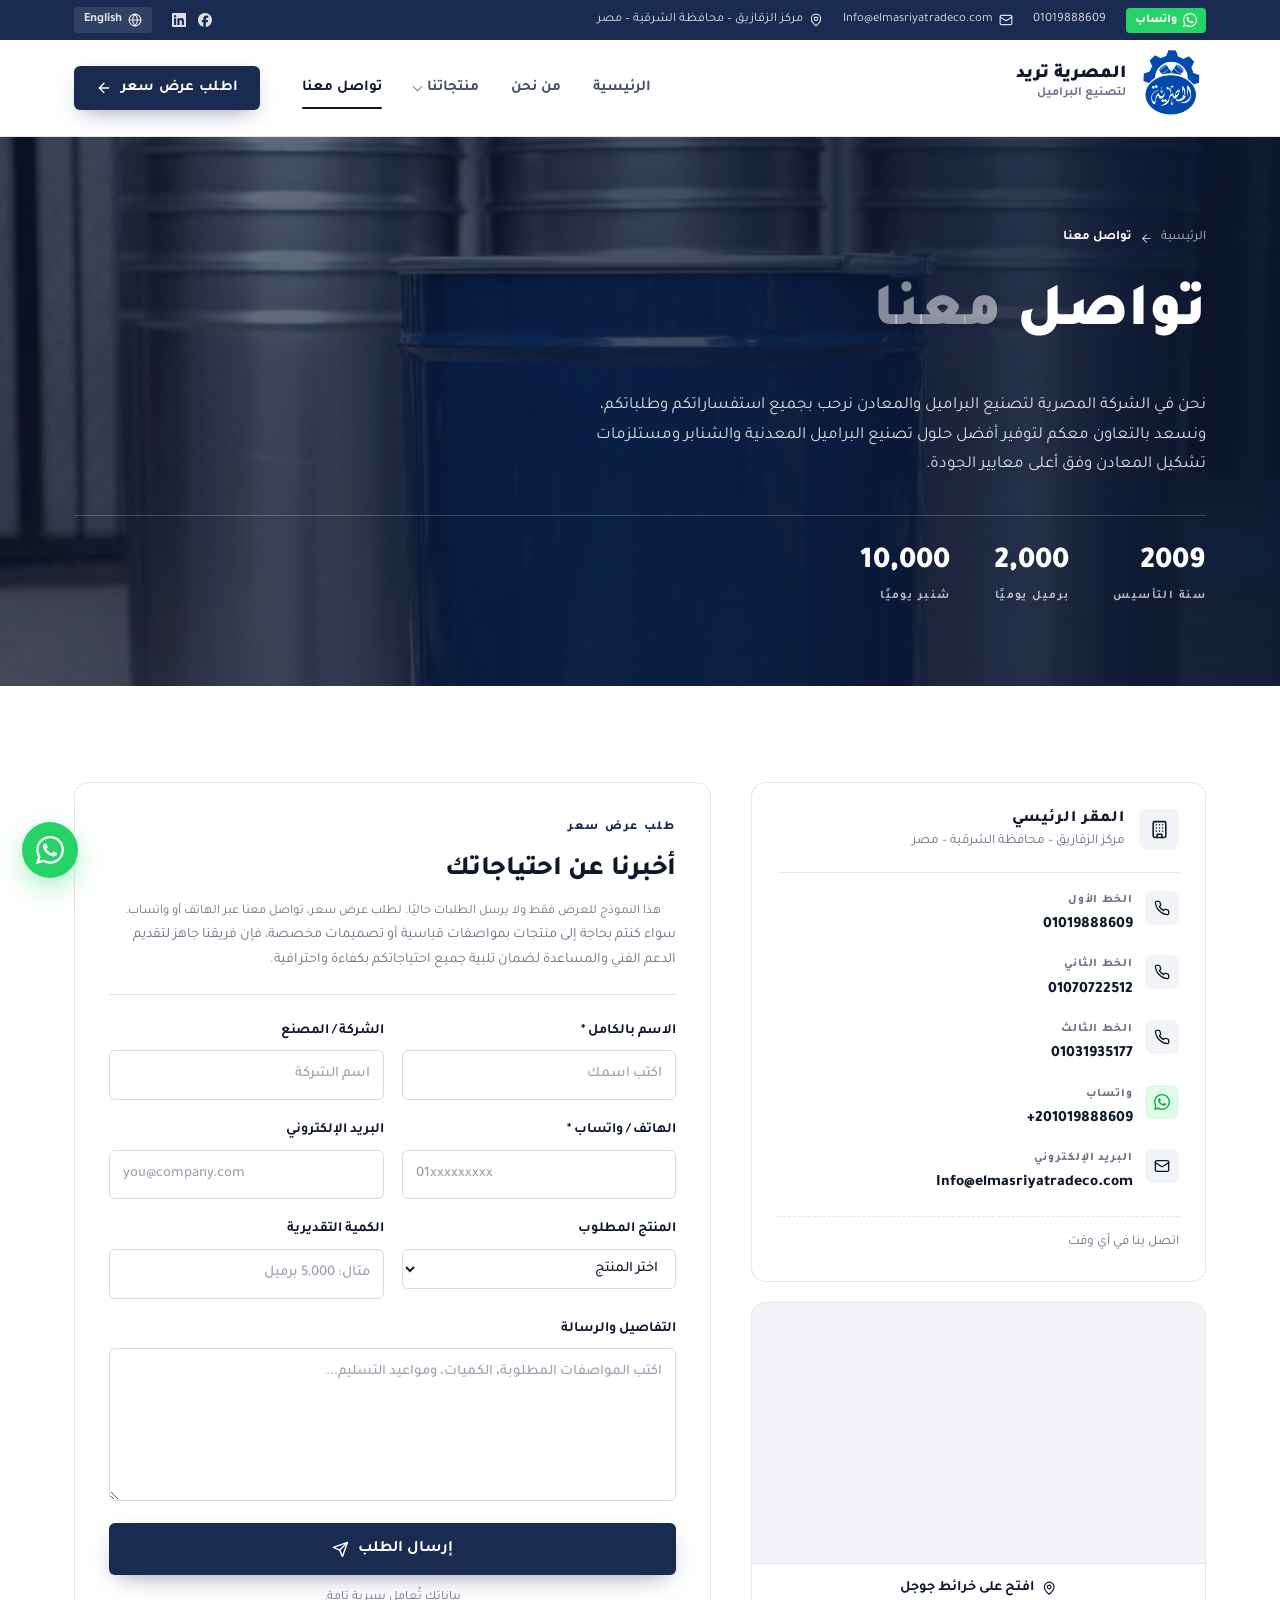
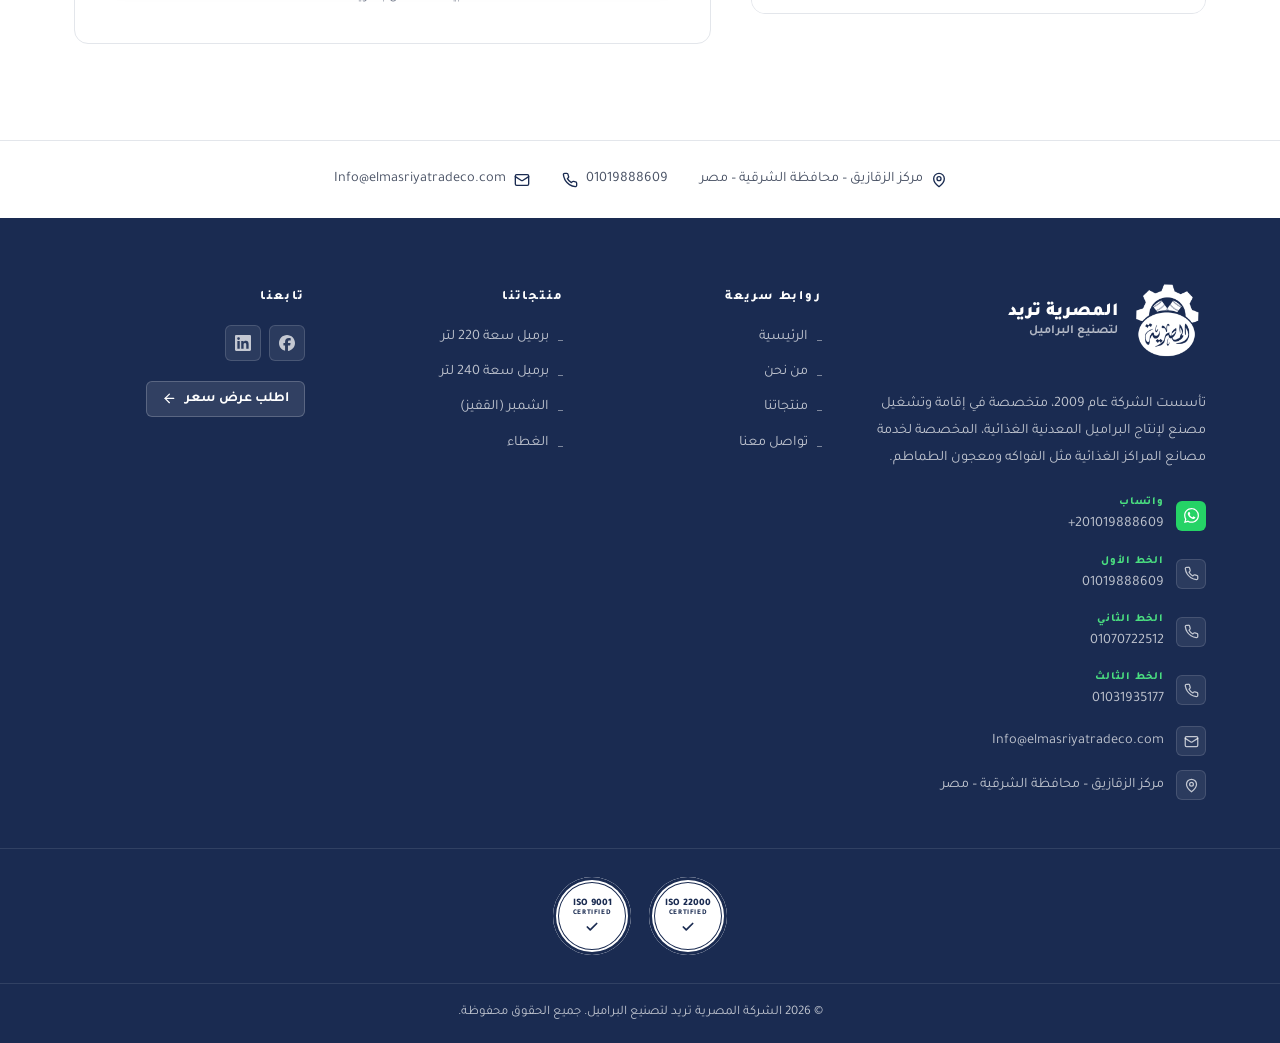
<file: contact.html>
<!doctype html>
<html lang="ar" dir="rtl">
<head>
<meta charset="UTF-8">
<meta name="viewport" content="width=device-width, initial-scale=1">
<title>تواصل معنا &#8211; المصرية تريد</title>
<meta name='robots' content='max-image-preview:large' />
<link rel='dns-prefetch' href='//fonts.googleapis.com' />
<meta name="theme-color" content="#1a2b51">
<link rel="icon" href="assets/img/logo.png">
<link rel='stylesheet' id='em-fonts-css' href='https://fonts.googleapis.com/css2?family=Tajawal:wght@300;400;500;700;800;900&#038;display=swap' media='all' />
<link rel='stylesheet' id='em-main-css' href='assets/css/main.css' media='all' />
<style id="em-main-inline-css">
:root{--primary:rgb(26 43 81);--primary-rgb:26 43 81;--green:rgb(31 122 69);--green-rgb:31 122 69;}
/*# sourceURL=em-main-inline-css */
</style>
<link rel="canonical" href="contact.html" />
</head>
<body class="wp-singular page-template page-template-templates page-template-contact page-template-templatescontact-php page page-id-7 wp-embed-responsive wp-theme-elmasriya">
<a class="skip-link" href="#main">تخطي إلى المحتوى</a>

<div class="site-top">
		<div class="topbar">
		<div class="container topbar-inner">
			<div class="topbar-start">
									<a class="tb-whatsapp" href="https://wa.me/201019888609" target="_blank" rel="noopener"><svg class="ico" viewBox="0 0 24 24" fill="currentColor" aria-hidden="true"><path d="M17.472 14.382c-.297-.149-1.758-.867-2.03-.967-.273-.099-.471-.148-.67.15-.197.297-.767.966-.94 1.164-.173.199-.347.223-.644.075-.297-.15-1.255-.463-2.39-1.475-.883-.788-1.48-1.761-1.653-2.059-.173-.297-.018-.458.13-.606.134-.133.298-.347.446-.52.149-.174.198-.298.298-.497.099-.198.05-.371-.025-.52-.075-.149-.669-1.612-.916-2.207-.242-.579-.487-.5-.669-.51-.173-.008-.371-.01-.57-.01-.198 0-.52.074-.792.372-.272.297-1.04 1.016-1.04 2.479 0 1.462 1.065 2.875 1.213 3.074.149.198 2.096 3.2 5.077 4.487.709.306 1.262.489 1.694.625.712.227 1.36.195 1.871.118.571-.085 1.758-.719 2.006-1.413.248-.694.248-1.289.173-1.413-.074-.124-.272-.198-.57-.347m-5.421 7.403h-.004a9.87 9.87 0 0 1-5.031-1.378l-.361-.214-3.741.982.998-3.648-.235-.374a9.86 9.86 0 0 1-1.51-5.26c.001-5.45 4.436-9.884 9.888-9.884 2.64 0 5.122 1.03 6.988 2.898a9.825 9.825 0 0 1 2.893 6.994c-.003 5.45-4.437 9.884-9.885 9.884m8.413-18.297A11.815 11.815 0 0 0 12.05 0C5.495 0 .16 5.335.157 11.892c0 2.096.547 4.142 1.588 5.945L.057 24l6.305-1.654a11.882 11.882 0 0 0 5.683 1.448h.005c6.554 0 11.89-5.335 11.893-11.893a11.821 11.821 0 0 0-3.48-8.413Z"/></svg>واتساب</a>
													<a href="tel:01019888609" dir="ltr">01019888609</a>
													<a href="mailto:Info@elmasriyatradeco.com"><svg class="ico" viewBox="0 0 24 24" fill="none" stroke="currentColor" stroke-width="2" stroke-linecap="round" stroke-linejoin="round" aria-hidden="true"><rect width="20" height="16" x="2" y="4" rx="2"/><path d="m22 7-8.97 5.7a1.94 1.94 0 0 1-2.06 0L2 7"/></svg>Info@elmasriyatradeco.com</a>
													<span class="tb-hide-md"><svg class="ico" viewBox="0 0 24 24" fill="none" stroke="currentColor" stroke-width="2" stroke-linecap="round" stroke-linejoin="round" aria-hidden="true"><path d="M20 10c0 6-8 12-8 12s-8-6-8-12a8 8 0 0 1 16 0Z"/><circle cx="12" cy="10" r="3"/></svg>مركز الزقازيق – محافظة الشرقية – مصر</span>
							</div>
			<div class="topbar-end">
				<span class="tb-socials"><a href="https://www.facebook.com/profile.php?id=61586307887075" target="_blank" rel="noopener" aria-label="فيسبوك"><svg class="ico" viewBox="0 0 24 24" fill="currentColor" aria-hidden="true"><path d="M9.101 23.691v-7.98H6.627v-3.667h2.474v-1.58c0-4.085 1.848-5.978 5.858-5.978.401 0 .955.042 1.468.103a8.68 8.68 0 0 1 1.141.195v3.325a8.623 8.623 0 0 0-.653-.036 26.805 26.805 0 0 0-.733-.009c-.707 0-1.259.096-1.675.309a1.686 1.686 0 0 0-.679.622c-.258.42-.374.995-.374 1.752v1.297h3.919l-.386 2.103-.287 1.564h-3.246v8.245C19.396 23.238 24 18.179 24 12.044c0-6.627-5.373-12-12-12s-12 5.373-12 12c0 5.628 3.874 10.35 9.101 11.647Z"/></svg></a><a href="https://www.linkedin.com/in/elmasriya-trade-8787613b3/" target="_blank" rel="noopener" aria-label="لينكد إن"><svg class="ico" viewBox="0 0 24 24" fill="currentColor" aria-hidden="true"><path d="M20.447 20.452h-3.554v-5.569c0-1.328-.027-3.037-1.852-3.037-1.853 0-2.136 1.445-2.136 2.939v5.667H9.351V9h3.414v1.561h.046c.477-.9 1.637-1.85 3.37-1.85 3.601 0 4.267 2.37 4.267 5.455v6.286zM5.337 7.433a2.062 2.062 0 0 1-2.063-2.065 2.064 2.064 0 1 1 2.063 2.065zm1.782 13.019H3.555V9h3.564v11.452zM22.225 0H1.771C.792 0 0 .774 0 1.729v20.542C0 23.227.792 24 1.771 24h20.451C23.2 24 24 23.227 24 22.271V1.729C24 .774 23.2 0 22.222 0h.003z"/></svg></a></span>
									<a class="tb-lang" href="#"><svg class="ico" viewBox="0 0 24 24" fill="none" stroke="currentColor" stroke-width="2" stroke-linecap="round" stroke-linejoin="round" aria-hidden="true"><circle cx="12" cy="12" r="10"/><path d="M12 2a14.5 14.5 0 0 0 0 20 14.5 14.5 0 0 0 0-20"/><path d="M2 12h20"/></svg>English</a>
							</div>
		</div>
	</div>
	
	<header class="site-header" id="site-header">
		<div class="container header-inner">
			<div class="brand-wrap">
				<span class="brand-dark"><a class="brand" href="index.html"><img src="assets/img/logo.png" alt="المصرية تريد" class="brand-logo"><span class="brand-text"><strong>المصرية تريد</strong><small>لتصنيع البراميل</small></span></a></span>
				<span class="brand-light"><a class="brand" href="index.html"><img src="assets/img/logo-white.png" alt="المصرية تريد" class="brand-logo"><span class="brand-text"><strong>المصرية تريد</strong><small>لتصنيع البراميل</small></span></a></span>
			</div>
			<nav class="main-nav" id="main-nav" aria-label="القائمة الرئيسية">
				<ul id="menu-%d8%a7%d9%84%d9%82%d8%a7%d8%a6%d9%85%d8%a9-%d8%a7%d9%84%d8%b1%d8%a6%d9%8a%d8%b3%d9%8a%d8%a9" class="nav-menu"><li id="menu-item-32" class="menu-item menu-item-type-post_type menu-item-object-page menu-item-home menu-item-32"><a href="index.html">الرئيسية</a></li>
<li id="menu-item-33" class="menu-item menu-item-type-post_type menu-item-object-page menu-item-33"><a href="about.html">من نحن</a></li>
<li id="menu-item-34" class="menu-item menu-item-type-post_type menu-item-object-page menu-item-has-children menu-item-34"><a href="products.html">منتجاتنا</a>
<ul class="sub-menu">
	<li id="menu-item-35" class="menu-item menu-item-type-post_type menu-item-object-em_product menu-item-35"><a href="product-barrel-220.html">برميل سعة 220 لتر</a></li>
	<li id="menu-item-36" class="menu-item menu-item-type-post_type menu-item-object-em_product menu-item-36"><a href="product-barrel-240.html">برميل سعة 240 لتر</a></li>
	<li id="menu-item-37" class="menu-item menu-item-type-post_type menu-item-object-em_product menu-item-37"><a href="product-chamber.html">الشمبر (القفيز)</a></li>
	<li id="menu-item-38" class="menu-item menu-item-type-post_type menu-item-object-em_product menu-item-38"><a href="product-lid.html">الغطاء</a></li>
</ul>
</li>
<li id="menu-item-39" class="menu-item menu-item-type-post_type menu-item-object-page current-menu-item page_item page-item-7 current_page_item menu-item-39"><a href="contact.html" aria-current="page">تواصل معنا</a></li>
</ul>				<a class="btn btn-primary nav-cta-mobile" href="contact.html"><span>اطلب عرض سعر</span><svg class="ico" viewBox="0 0 24 24" fill="none" stroke="currentColor" stroke-width="2" stroke-linecap="round" stroke-linejoin="round" aria-hidden="true"><path d="m12 19-7-7 7-7"/><path d="M19 12H5"/></svg></a>			</nav>
			<div class="header-actions">
				<a class="btn btn-primary btn-upper header-cta" href="contact.html"><span>اطلب عرض سعر</span><svg class="ico" viewBox="0 0 24 24" fill="none" stroke="currentColor" stroke-width="2" stroke-linecap="round" stroke-linejoin="round" aria-hidden="true"><path d="m12 19-7-7 7-7"/><path d="M19 12H5"/></svg></a>				<button class="nav-toggle" type="button" aria-controls="main-nav" aria-expanded="false" aria-label="القائمة">
					<svg class="ico i-open" viewBox="0 0 24 24" fill="none" stroke="currentColor" stroke-width="2" stroke-linecap="round" stroke-linejoin="round" aria-hidden="true"><path d="M4 6h16M4 12h16M4 18h16"/></svg><svg class="ico i-close" viewBox="0 0 24 24" fill="none" stroke="currentColor" stroke-width="2" stroke-linecap="round" stroke-linejoin="round" aria-hidden="true"><path d="M18 6 6 18M6 6l12 12"/></svg>				</button>
			</div>
		</div>
	</header>
</div>
<main id="main" class="site-main">

<section class="contact-hero">
	<div class="ch-bg" aria-hidden="true"><img src="assets/img/demo/factory.jpg" alt=""></div>
	<div class="container ch-content">
		<nav class="breadcrumb" aria-label="مسار التنقل"><a href="index.html">الرئيسية</a><svg class="ico" viewBox="0 0 24 24" fill="none" stroke="currentColor" stroke-width="2" stroke-linecap="round" stroke-linejoin="round" aria-hidden="true"><path d="m12 19-7-7 7-7"/><path d="M19 12H5"/></svg><span>تواصل معنا</span></nav>		<h1>تواصل <span class="hl">معنا</span></h1>
		<p class="lead">نحن في الشركة المصرية لتصنيع البراميل والمعادن نرحب بجميع استفساراتكم وطلباتكم، ونسعد بالتعاون معكم لتوفير أفضل حلول تصنيع البراميل المعدنية والشنابر ومستلزمات تشكيل المعادن وفق أعلى معايير الجودة.</p>
						<div class="inline-stats light">
			<div><strong>2009</strong><small>سنة التأسيس</small></div><div><strong>2,000</strong><small>برميل يوميًا</small></div><div><strong>10,000</strong><small>شنبر يوميًا</small></div>		</div>
			</div>
</section>

<section class="section">
	<div class="container contact-grid">
		<aside class="contact-side">
			<div class="info-card reveal">
				<div class="info-head">
					<span class="info-ico"><svg class="ico" viewBox="0 0 24 24" fill="none" stroke="currentColor" stroke-width="2" stroke-linecap="round" stroke-linejoin="round" aria-hidden="true"><rect width="16" height="20" x="4" y="2" rx="2"/><path d="M9 22v-4h6v4M8 6h.01M16 6h.01M12 6h.01M12 10h.01M12 14h.01M16 10h.01M16 14h.01M8 10h.01M8 14h.01"/></svg></span>
					<div><h3>المقر الرئيسي</h3><p>مركز الزقازيق – محافظة الشرقية – مصر</p></div>
				</div>
				<ul class="info-list">
																<li><span class="info-ico sm"><svg class="ico" viewBox="0 0 24 24" fill="none" stroke="currentColor" stroke-width="2" stroke-linecap="round" stroke-linejoin="round" aria-hidden="true"><path d="M22 16.92v3a2 2 0 0 1-2.18 2 19.79 19.79 0 0 1-8.63-3.07 19.5 19.5 0 0 1-6-6 19.79 19.79 0 0 1-3.07-8.67A2 2 0 0 1 4.11 2h3a2 2 0 0 1 2 1.72 12.84 12.84 0 0 0 .7 2.81 2 2 0 0 1-.45 2.11L8.09 9.91a16 16 0 0 0 6 6l1.27-1.27a2 2 0 0 1 2.11-.45 12.84 12.84 0 0 0 2.81.7A2 2 0 0 1 22 16.92z"/></svg></span><div><small>الخط الأول</small><a href="tel:01019888609" dir="ltr">01019888609</a></div></li>
																<li><span class="info-ico sm"><svg class="ico" viewBox="0 0 24 24" fill="none" stroke="currentColor" stroke-width="2" stroke-linecap="round" stroke-linejoin="round" aria-hidden="true"><path d="M22 16.92v3a2 2 0 0 1-2.18 2 19.79 19.79 0 0 1-8.63-3.07 19.5 19.5 0 0 1-6-6 19.79 19.79 0 0 1-3.07-8.67A2 2 0 0 1 4.11 2h3a2 2 0 0 1 2 1.72 12.84 12.84 0 0 0 .7 2.81 2 2 0 0 1-.45 2.11L8.09 9.91a16 16 0 0 0 6 6l1.27-1.27a2 2 0 0 1 2.11-.45 12.84 12.84 0 0 0 2.81.7A2 2 0 0 1 22 16.92z"/></svg></span><div><small>الخط الثاني</small><a href="tel:01070722512" dir="ltr">01070722512</a></div></li>
																<li><span class="info-ico sm"><svg class="ico" viewBox="0 0 24 24" fill="none" stroke="currentColor" stroke-width="2" stroke-linecap="round" stroke-linejoin="round" aria-hidden="true"><path d="M22 16.92v3a2 2 0 0 1-2.18 2 19.79 19.79 0 0 1-8.63-3.07 19.5 19.5 0 0 1-6-6 19.79 19.79 0 0 1-3.07-8.67A2 2 0 0 1 4.11 2h3a2 2 0 0 1 2 1.72 12.84 12.84 0 0 0 .7 2.81 2 2 0 0 1-.45 2.11L8.09 9.91a16 16 0 0 0 6 6l1.27-1.27a2 2 0 0 1 2.11-.45 12.84 12.84 0 0 0 2.81.7A2 2 0 0 1 22 16.92z"/></svg></span><div><small>الخط الثالث</small><a href="tel:01031935177" dir="ltr">01031935177</a></div></li>
															<li><span class="info-ico sm is-green"><svg class="ico" viewBox="0 0 24 24" fill="currentColor" aria-hidden="true"><path d="M17.472 14.382c-.297-.149-1.758-.867-2.03-.967-.273-.099-.471-.148-.67.15-.197.297-.767.966-.94 1.164-.173.199-.347.223-.644.075-.297-.15-1.255-.463-2.39-1.475-.883-.788-1.48-1.761-1.653-2.059-.173-.297-.018-.458.13-.606.134-.133.298-.347.446-.52.149-.174.198-.298.298-.497.099-.198.05-.371-.025-.52-.075-.149-.669-1.612-.916-2.207-.242-.579-.487-.5-.669-.51-.173-.008-.371-.01-.57-.01-.198 0-.52.074-.792.372-.272.297-1.04 1.016-1.04 2.479 0 1.462 1.065 2.875 1.213 3.074.149.198 2.096 3.2 5.077 4.487.709.306 1.262.489 1.694.625.712.227 1.36.195 1.871.118.571-.085 1.758-.719 2.006-1.413.248-.694.248-1.289.173-1.413-.074-.124-.272-.198-.57-.347m-5.421 7.403h-.004a9.87 9.87 0 0 1-5.031-1.378l-.361-.214-3.741.982.998-3.648-.235-.374a9.86 9.86 0 0 1-1.51-5.26c.001-5.45 4.436-9.884 9.888-9.884 2.64 0 5.122 1.03 6.988 2.898a9.825 9.825 0 0 1 2.893 6.994c-.003 5.45-4.437 9.884-9.885 9.884m8.413-18.297A11.815 11.815 0 0 0 12.05 0C5.495 0 .16 5.335.157 11.892c0 2.096.547 4.142 1.588 5.945L.057 24l6.305-1.654a11.882 11.882 0 0 0 5.683 1.448h.005c6.554 0 11.89-5.335 11.893-11.893a11.821 11.821 0 0 0-3.48-8.413Z"/></svg></span><div><small>واتساب</small><a href="https://wa.me/201019888609" target="_blank" rel="noopener" dir="ltr">+201019888609</a></div></li>
															<li><span class="info-ico sm"><svg class="ico" viewBox="0 0 24 24" fill="none" stroke="currentColor" stroke-width="2" stroke-linecap="round" stroke-linejoin="round" aria-hidden="true"><rect width="20" height="16" x="2" y="4" rx="2"/><path d="m22 7-8.97 5.7a1.94 1.94 0 0 1-2.06 0L2 7"/></svg></span><div><small>البريد الإلكتروني</small><a href="mailto:Info@elmasriyatradeco.com">Info@elmasriyatradeco.com</a></div></li>
														</ul>
				<p class="info-note">اتصل بنا في أي وقت</p>			</div>
						<div class="map-card reveal">
				<iframe title="الخريطة" loading="lazy" referrerpolicy="no-referrer-when-downgrade" src="https://maps.google.com/maps?q=30.57525%2C31.4506389&#038;z=15&#038;output=embed"></iframe>
				<a class="map-link" href="https://www.google.com/maps/place/30.57525,31.4506389" target="_blank" rel="noopener"><svg class="ico" viewBox="0 0 24 24" fill="none" stroke="currentColor" stroke-width="2" stroke-linecap="round" stroke-linejoin="round" aria-hidden="true"><path d="M20 10c0 6-8 12-8 12s-8-6-8-12a8 8 0 0 1 16 0Z"/><circle cx="12" cy="10" r="3"/></svg>افتح على خرائط جوجل</a>			</div>
					</aside>

		<div class="form-card reveal" id="quote-form">
			<p class="eyebrow">طلب عرض سعر</p>			<h2>أخبرنا عن احتياجاتك</h2>
			<p class="form-note" role="note">هذا النموذج للعرض فقط ولا يرسل الطلبات حاليًا. لطلب عرض سعر، تواصل معنا عبر الهاتف أو واتساب.</p><p class="form-intro">سواء كنتم بحاجة إلى منتجات بمواصفات قياسية أو تصميمات مخصصة، فإن فريقنا جاهز لتقديم الدعم الفني والمساعدة لضمان تلبية جميع احتياجاتكم بكفاءة واحترافية.</p>
						<form class="quote-form" method="post" action="#" onsubmit="event.preventDefault();alert('نسخة عرض: النموذج يعمل بعد تركيب الثيم على ووردبريس.');">
				<input type="hidden" name="action" value="em_contact">
				<input type="hidden" id="em_contact_nonce" name="em_contact_nonce" value="d0aea73391" /><input type="hidden" name="_wp_http_referer" value="/contact/" />				<div class="hp-field" aria-hidden="true"><label>الموقع<input type="text" name="em_website" tabindex="-1" autocomplete="off"></label></div>
				<div class="form-grid">
					<label>الاسم بالكامل *<input type="text" name="em_name" autocomplete="name" required placeholder="اكتب اسمك"></label>
					<label>الشركة / المصنع<input type="text" name="em_company" autocomplete="organization" placeholder="اسم الشركة"></label>
					<label>الهاتف / واتساب *<input type="tel" name="em_phone" autocomplete="tel" required dir="ltr" placeholder="01xxxxxxxxx"></label>
					<label>البريد الإلكتروني<input type="email" name="em_email" autocomplete="email" dir="ltr" placeholder="you@company.com"></label>
					<label>المنتج المطلوب
						<select name="em_product">
							<option value="">اختر المنتج</option>
																						<option>برميل سعة 220 لتر</option>
															<option>برميل سعة 240 لتر</option>
															<option>الشمبر (القفيز)</option>
															<option>الغطاء</option>
														<option>أخرى</option>
						</select>
					</label>
					<label>الكمية التقديرية<input type="text" name="em_quantity" placeholder="مثال: 5,000 برميل"></label>
					<label class="full">التفاصيل والرسالة<textarea name="em_message" rows="5" placeholder="اكتب المواصفات المطلوبة، الكميات، ومواعيد التسليم..."></textarea></label>
				</div>
				<button type="submit" class="btn btn-primary btn-block btn-lg"><span>إرسال الطلب</span><svg class="ico" viewBox="0 0 24 24" fill="none" stroke="currentColor" stroke-width="2" stroke-linecap="round" stroke-linejoin="round" aria-hidden="true"><path d="m22 2-7 20-4-9-9-4Z"/><path d="M22 2 11 13"/></svg></button>
				<p class="form-note">بياناتك تُعامل بسرية تامة.</p>			</form>
		</div>
	</div>
</section>

<div class="contact-strip">
	<div class="container">
		<span><svg class="ico" viewBox="0 0 24 24" fill="none" stroke="currentColor" stroke-width="2" stroke-linecap="round" stroke-linejoin="round" aria-hidden="true"><path d="M20 10c0 6-8 12-8 12s-8-6-8-12a8 8 0 0 1 16 0Z"/><circle cx="12" cy="10" r="3"/></svg>مركز الزقازيق – محافظة الشرقية – مصر</span>		<a href="tel:01019888609" dir="ltr"><svg class="ico" viewBox="0 0 24 24" fill="none" stroke="currentColor" stroke-width="2" stroke-linecap="round" stroke-linejoin="round" aria-hidden="true"><path d="M22 16.92v3a2 2 0 0 1-2.18 2 19.79 19.79 0 0 1-8.63-3.07 19.5 19.5 0 0 1-6-6 19.79 19.79 0 0 1-3.07-8.67A2 2 0 0 1 4.11 2h3a2 2 0 0 1 2 1.72 12.84 12.84 0 0 0 .7 2.81 2 2 0 0 1-.45 2.11L8.09 9.91a16 16 0 0 0 6 6l1.27-1.27a2 2 0 0 1 2.11-.45 12.84 12.84 0 0 0 2.81.7A2 2 0 0 1 22 16.92z"/></svg>01019888609</a>		<a href="mailto:Info@elmasriyatradeco.com"><svg class="ico" viewBox="0 0 24 24" fill="none" stroke="currentColor" stroke-width="2" stroke-linecap="round" stroke-linejoin="round" aria-hidden="true"><rect width="20" height="16" x="2" y="4" rx="2"/><path d="m22 7-8.97 5.7a1.94 1.94 0 0 1-2.06 0L2 7"/></svg>Info@elmasriyatradeco.com</a>	</div>
</div>

</main>

<footer class="site-footer">
	<div class="container footer-grid">
		<div class="footer-brand">
			<a class="brand" href="index.html"><img src="assets/img/logo-white.png" alt="المصرية تريد" class="brand-logo"><span class="brand-text"><strong>المصرية تريد</strong><small>لتصنيع البراميل</small></span></a>			<p>تأسست الشركة عام 2009، متخصصة في إقامة وتشغيل مصنع لإنتاج البراميل المعدنية الغذائية، المخصصة لخدمة مصانع المراكز الغذائية مثل الفواكه ومعجون الطماطم.</p>
			<ul class="footer-contacts">
								<li><span class="fc-ico is-green"><svg class="ico" viewBox="0 0 24 24" fill="currentColor" aria-hidden="true"><path d="M17.472 14.382c-.297-.149-1.758-.867-2.03-.967-.273-.099-.471-.148-.67.15-.197.297-.767.966-.94 1.164-.173.199-.347.223-.644.075-.297-.15-1.255-.463-2.39-1.475-.883-.788-1.48-1.761-1.653-2.059-.173-.297-.018-.458.13-.606.134-.133.298-.347.446-.52.149-.174.198-.298.298-.497.099-.198.05-.371-.025-.52-.075-.149-.669-1.612-.916-2.207-.242-.579-.487-.5-.669-.51-.173-.008-.371-.01-.57-.01-.198 0-.52.074-.792.372-.272.297-1.04 1.016-1.04 2.479 0 1.462 1.065 2.875 1.213 3.074.149.198 2.096 3.2 5.077 4.487.709.306 1.262.489 1.694.625.712.227 1.36.195 1.871.118.571-.085 1.758-.719 2.006-1.413.248-.694.248-1.289.173-1.413-.074-.124-.272-.198-.57-.347m-5.421 7.403h-.004a9.87 9.87 0 0 1-5.031-1.378l-.361-.214-3.741.982.998-3.648-.235-.374a9.86 9.86 0 0 1-1.51-5.26c.001-5.45 4.436-9.884 9.888-9.884 2.64 0 5.122 1.03 6.988 2.898a9.825 9.825 0 0 1 2.893 6.994c-.003 5.45-4.437 9.884-9.885 9.884m8.413-18.297A11.815 11.815 0 0 0 12.05 0C5.495 0 .16 5.335.157 11.892c0 2.096.547 4.142 1.588 5.945L.057 24l6.305-1.654a11.882 11.882 0 0 0 5.683 1.448h.005c6.554 0 11.89-5.335 11.893-11.893a11.821 11.821 0 0 0-3.48-8.413Z"/></svg></span><div><small>واتساب</small><a href="https://wa.me/201019888609" target="_blank" rel="noopener" dir="ltr">+201019888609</a></div></li>
																	<li><span class="fc-ico"><svg class="ico" viewBox="0 0 24 24" fill="none" stroke="currentColor" stroke-width="2" stroke-linecap="round" stroke-linejoin="round" aria-hidden="true"><path d="M22 16.92v3a2 2 0 0 1-2.18 2 19.79 19.79 0 0 1-8.63-3.07 19.5 19.5 0 0 1-6-6 19.79 19.79 0 0 1-3.07-8.67A2 2 0 0 1 4.11 2h3a2 2 0 0 1 2 1.72 12.84 12.84 0 0 0 .7 2.81 2 2 0 0 1-.45 2.11L8.09 9.91a16 16 0 0 0 6 6l1.27-1.27a2 2 0 0 1 2.11-.45 12.84 12.84 0 0 0 2.81.7A2 2 0 0 1 22 16.92z"/></svg></span><div><small>الخط الأول</small><a href="tel:01019888609" dir="ltr">01019888609</a></div></li>
													<li><span class="fc-ico"><svg class="ico" viewBox="0 0 24 24" fill="none" stroke="currentColor" stroke-width="2" stroke-linecap="round" stroke-linejoin="round" aria-hidden="true"><path d="M22 16.92v3a2 2 0 0 1-2.18 2 19.79 19.79 0 0 1-8.63-3.07 19.5 19.5 0 0 1-6-6 19.79 19.79 0 0 1-3.07-8.67A2 2 0 0 1 4.11 2h3a2 2 0 0 1 2 1.72 12.84 12.84 0 0 0 .7 2.81 2 2 0 0 1-.45 2.11L8.09 9.91a16 16 0 0 0 6 6l1.27-1.27a2 2 0 0 1 2.11-.45 12.84 12.84 0 0 0 2.81.7A2 2 0 0 1 22 16.92z"/></svg></span><div><small>الخط الثاني</small><a href="tel:01070722512" dir="ltr">01070722512</a></div></li>
													<li><span class="fc-ico"><svg class="ico" viewBox="0 0 24 24" fill="none" stroke="currentColor" stroke-width="2" stroke-linecap="round" stroke-linejoin="round" aria-hidden="true"><path d="M22 16.92v3a2 2 0 0 1-2.18 2 19.79 19.79 0 0 1-8.63-3.07 19.5 19.5 0 0 1-6-6 19.79 19.79 0 0 1-3.07-8.67A2 2 0 0 1 4.11 2h3a2 2 0 0 1 2 1.72 12.84 12.84 0 0 0 .7 2.81 2 2 0 0 1-.45 2.11L8.09 9.91a16 16 0 0 0 6 6l1.27-1.27a2 2 0 0 1 2.11-.45 12.84 12.84 0 0 0 2.81.7A2 2 0 0 1 22 16.92z"/></svg></span><div><small>الخط الثالث</small><a href="tel:01031935177" dir="ltr">01031935177</a></div></li>
												<li><span class="fc-ico"><svg class="ico" viewBox="0 0 24 24" fill="none" stroke="currentColor" stroke-width="2" stroke-linecap="round" stroke-linejoin="round" aria-hidden="true"><rect width="20" height="16" x="2" y="4" rx="2"/><path d="m22 7-8.97 5.7a1.94 1.94 0 0 1-2.06 0L2 7"/></svg></span><a href="mailto:Info@elmasriyatradeco.com">Info@elmasriyatradeco.com</a></li>
												<li><span class="fc-ico"><svg class="ico" viewBox="0 0 24 24" fill="none" stroke="currentColor" stroke-width="2" stroke-linecap="round" stroke-linejoin="round" aria-hidden="true"><path d="M20 10c0 6-8 12-8 12s-8-6-8-12a8 8 0 0 1 16 0Z"/><circle cx="12" cy="10" r="3"/></svg></span><span>مركز الزقازيق – محافظة الشرقية – مصر</span></li>
							</ul>
		</div>

		<div class="footer-col">
			<h4>روابط سريعة</h4>
			<ul id="menu-%d8%a7%d9%84%d9%82%d8%a7%d8%a6%d9%85%d8%a9-%d8%a7%d9%84%d8%b1%d8%a6%d9%8a%d8%b3%d9%8a%d8%a9-1" class="footer-links"><li class="menu-item menu-item-type-post_type menu-item-object-page menu-item-home menu-item-32"><a href="index.html">الرئيسية</a></li>
<li class="menu-item menu-item-type-post_type menu-item-object-page menu-item-33"><a href="about.html">من نحن</a></li>
<li class="menu-item menu-item-type-post_type menu-item-object-page menu-item-34"><a href="products.html">منتجاتنا</a></li>
<li class="menu-item menu-item-type-post_type menu-item-object-page current-menu-item page_item page-item-7 current_page_item menu-item-39"><a href="contact.html" aria-current="page">تواصل معنا</a></li>
</ul>		</div>

		<div class="footer-col">
			<h4>منتجاتنا</h4>
			<ul class="footer-links">
								<li><a href="product-barrel-220.html">برميل سعة 220 لتر</a></li>
								<li><a href="product-barrel-240.html">برميل سعة 240 لتر</a></li>
								<li><a href="product-chamber.html">الشمبر (القفيز)</a></li>
								<li><a href="product-lid.html">الغطاء</a></li>
							</ul>
		</div>

		<div class="footer-col">
			<h4>تابعنا</h4>
			<div class="footer-socials"><a href="https://www.facebook.com/profile.php?id=61586307887075" target="_blank" rel="noopener" aria-label="فيسبوك"><svg class="ico" viewBox="0 0 24 24" fill="currentColor" aria-hidden="true"><path d="M9.101 23.691v-7.98H6.627v-3.667h2.474v-1.58c0-4.085 1.848-5.978 5.858-5.978.401 0 .955.042 1.468.103a8.68 8.68 0 0 1 1.141.195v3.325a8.623 8.623 0 0 0-.653-.036 26.805 26.805 0 0 0-.733-.009c-.707 0-1.259.096-1.675.309a1.686 1.686 0 0 0-.679.622c-.258.42-.374.995-.374 1.752v1.297h3.919l-.386 2.103-.287 1.564h-3.246v8.245C19.396 23.238 24 18.179 24 12.044c0-6.627-5.373-12-12-12s-12 5.373-12 12c0 5.628 3.874 10.35 9.101 11.647Z"/></svg></a><a href="https://www.linkedin.com/in/elmasriya-trade-8787613b3/" target="_blank" rel="noopener" aria-label="لينكد إن"><svg class="ico" viewBox="0 0 24 24" fill="currentColor" aria-hidden="true"><path d="M20.447 20.452h-3.554v-5.569c0-1.328-.027-3.037-1.852-3.037-1.853 0-2.136 1.445-2.136 2.939v5.667H9.351V9h3.414v1.561h.046c.477-.9 1.637-1.85 3.37-1.85 3.601 0 4.267 2.37 4.267 5.455v6.286zM5.337 7.433a2.062 2.062 0 0 1-2.063-2.065 2.064 2.064 0 1 1 2.063 2.065zm1.782 13.019H3.555V9h3.564v11.452zM22.225 0H1.771C.792 0 0 .774 0 1.729v20.542C0 23.227.792 24 1.771 24h20.451C23.2 24 24 23.227 24 22.271V1.729C24 .774 23.2 0 22.222 0h.003z"/></svg></a></div>
						<a class="btn btn-light btn-sm" href="contact.html"><span>اطلب عرض سعر</span><svg class="ico" viewBox="0 0 24 24" fill="none" stroke="currentColor" stroke-width="2" stroke-linecap="round" stroke-linejoin="round" aria-hidden="true"><path d="m12 19-7-7 7-7"/><path d="M19 12H5"/></svg></a>		</div>
	</div>

			<div class="footer-certs">
		<div class="container">
											<div class="seal">
											<span class="seal-ring"><strong>ISO 22000</strong><small>CERTIFIED</small><svg class="ico" viewBox="0 0 24 24" fill="none" stroke="currentColor" stroke-width="2" stroke-linecap="round" stroke-linejoin="round" aria-hidden="true"><path d="M20 6 9 17l-5-5"/></svg></span>
									</div>
											<div class="seal">
											<span class="seal-ring"><strong>ISO 9001</strong><small>CERTIFIED</small><svg class="ico" viewBox="0 0 24 24" fill="none" stroke="currentColor" stroke-width="2" stroke-linecap="round" stroke-linejoin="round" aria-hidden="true"><path d="M20 6 9 17l-5-5"/></svg></span>
									</div>
					</div>
	</div>
	
	<div class="footer-bottom">
		<div class="container">
			<p>© 2026 الشركة المصرية تريد لتصنيع البراميل. جميع الحقوق محفوظة.</p>
		</div>
	</div>
</footer>

<a class="float-whatsapp" href="https://wa.me/201019888609" target="_blank" rel="noopener" aria-label="واتساب"><svg class="ico" viewBox="0 0 24 24" fill="currentColor" aria-hidden="true"><path d="M17.472 14.382c-.297-.149-1.758-.867-2.03-.967-.273-.099-.471-.148-.67.15-.197.297-.767.966-.94 1.164-.173.199-.347.223-.644.075-.297-.15-1.255-.463-2.39-1.475-.883-.788-1.48-1.761-1.653-2.059-.173-.297-.018-.458.13-.606.134-.133.298-.347.446-.52.149-.174.198-.298.298-.497.099-.198.05-.371-.025-.52-.075-.149-.669-1.612-.916-2.207-.242-.579-.487-.5-.669-.51-.173-.008-.371-.01-.57-.01-.198 0-.52.074-.792.372-.272.297-1.04 1.016-1.04 2.479 0 1.462 1.065 2.875 1.213 3.074.149.198 2.096 3.2 5.077 4.487.709.306 1.262.489 1.694.625.712.227 1.36.195 1.871.118.571-.085 1.758-.719 2.006-1.413.248-.694.248-1.289.173-1.413-.074-.124-.272-.198-.57-.347m-5.421 7.403h-.004a9.87 9.87 0 0 1-5.031-1.378l-.361-.214-3.741.982.998-3.648-.235-.374a9.86 9.86 0 0 1-1.51-5.26c.001-5.45 4.436-9.884 9.888-9.884 2.64 0 5.122 1.03 6.988 2.898a9.825 9.825 0 0 1 2.893 6.994c-.003 5.45-4.437 9.884-9.885 9.884m8.413-18.297A11.815 11.815 0 0 0 12.05 0C5.495 0 .16 5.335.157 11.892c0 2.096.547 4.142 1.588 5.945L.057 24l6.305-1.654a11.882 11.882 0 0 0 5.683 1.448h.005c6.554 0 11.89-5.335 11.893-11.893a11.821 11.821 0 0 0-3.48-8.413Z"/></svg></a>

<script id="em-main-js" src="assets/js/main.js"></script>

</body>
</html>
</file>
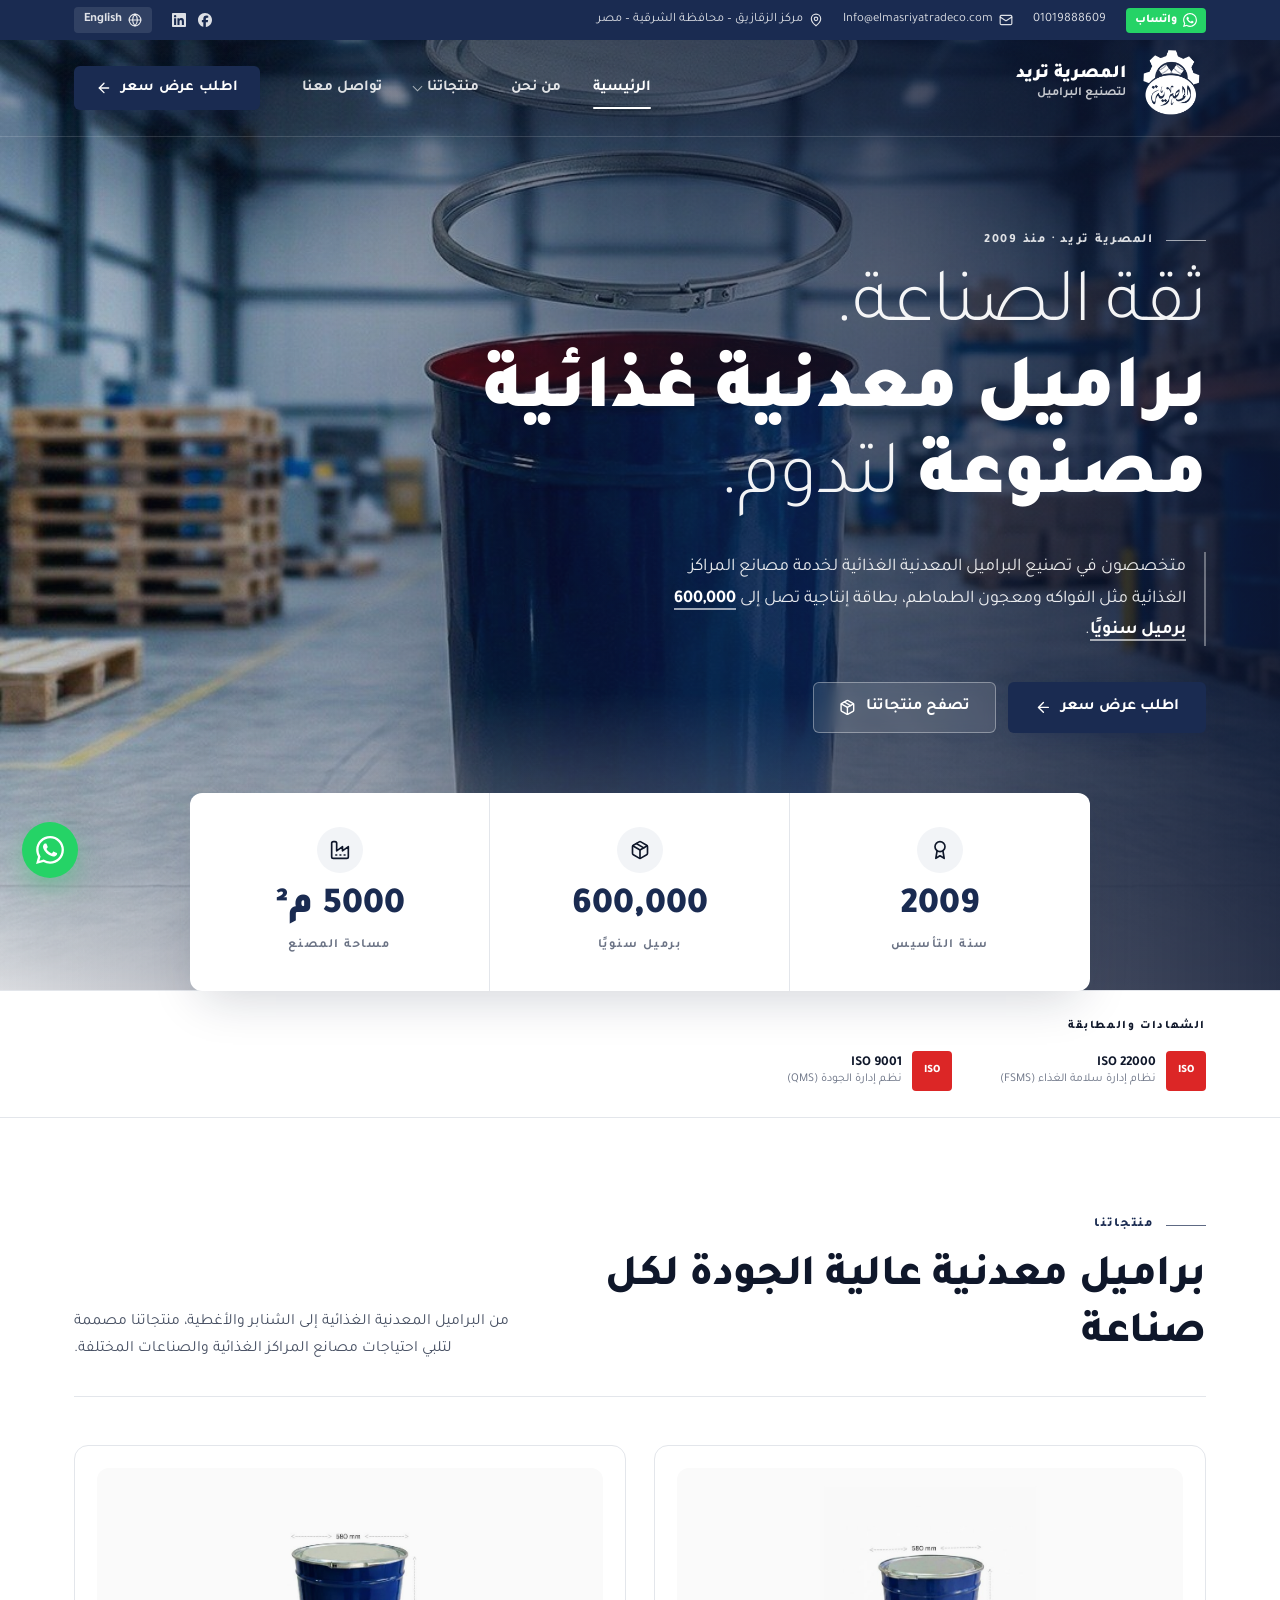
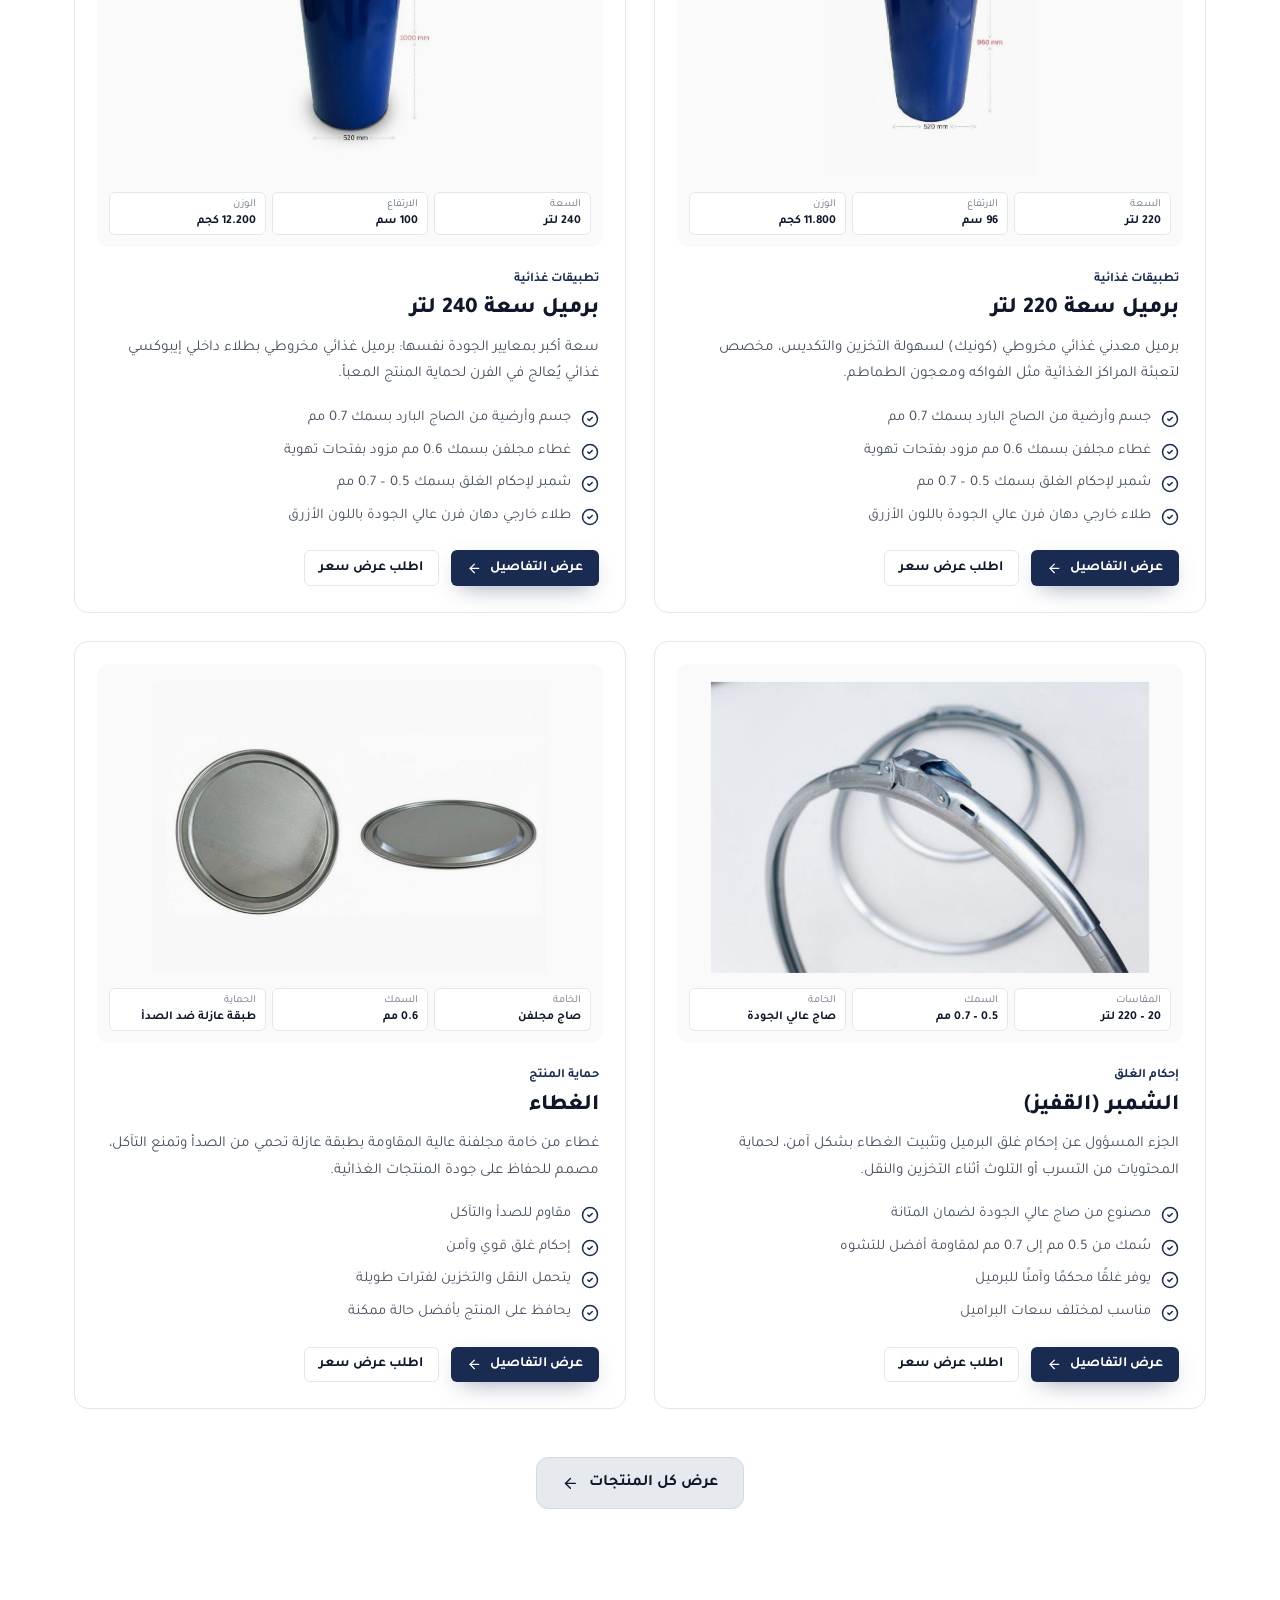
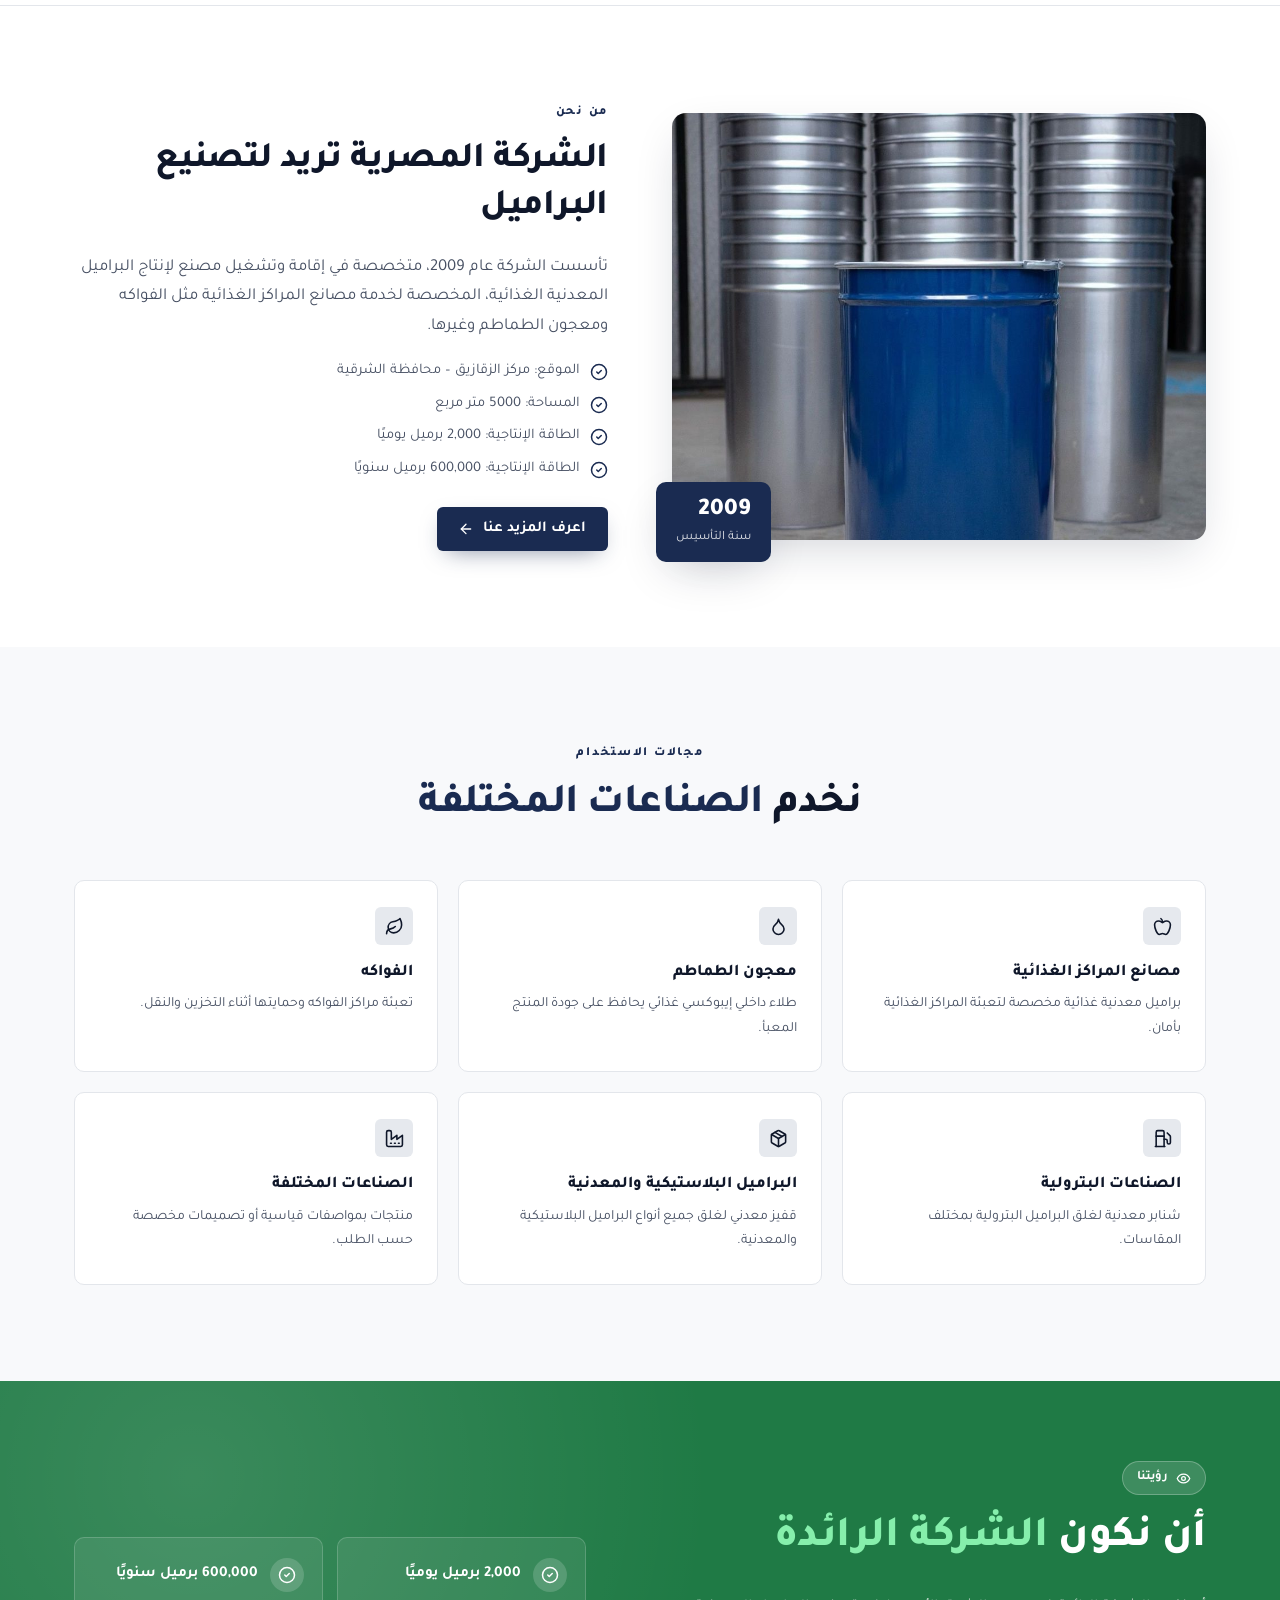
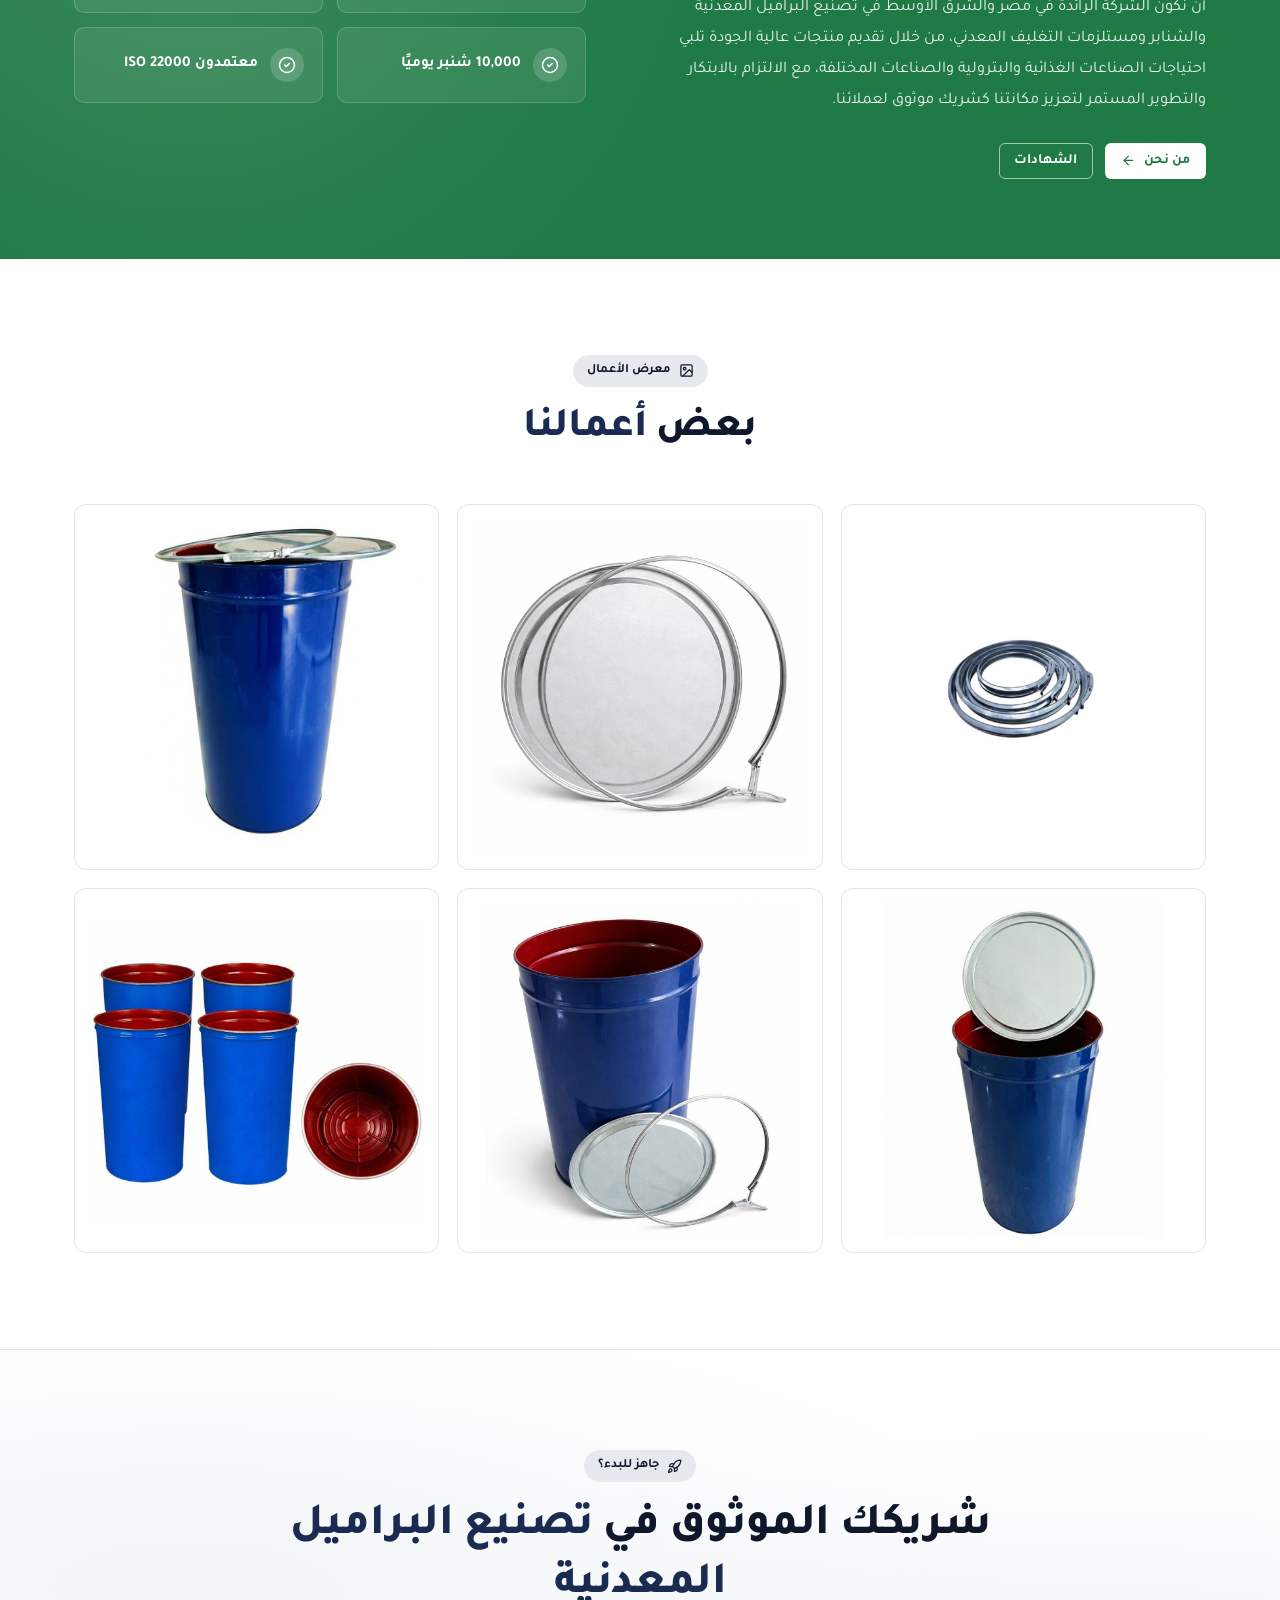
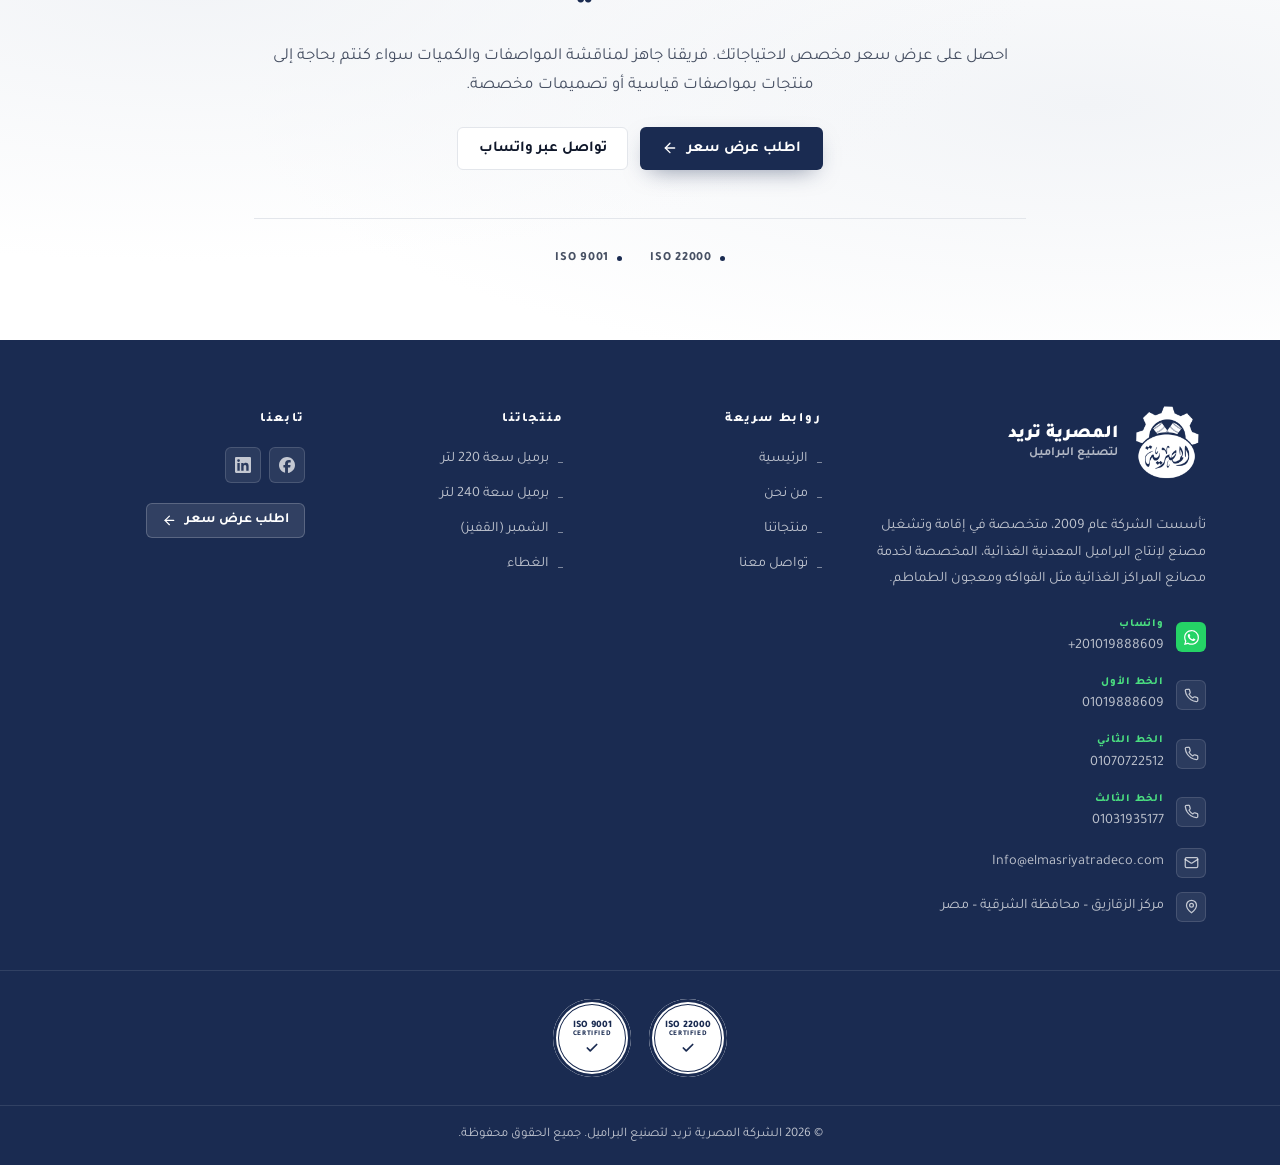
<file: index.before-cards.html>
<!doctype html>
<html lang="ar" dir="rtl">
<head>
<meta charset="UTF-8">
<meta name="viewport" content="width=device-width, initial-scale=1">
<title>المصرية تريد</title>
<meta name='robots' content='max-image-preview:large' />
<link rel='dns-prefetch' href='//fonts.googleapis.com' />
<meta name="theme-color" content="#1a2b51">
<link rel="icon" href="assets/img/logo.png">
<link rel='stylesheet' id='em-fonts-css' href='https://fonts.googleapis.com/css2?family=Tajawal:wght@300;400;500;700;800;900&#038;display=swap' media='all' />
<link rel='stylesheet' id='em-main-css' href='assets/css/main.css' media='all' />
<style id="em-main-inline-css">
:root{--primary:rgb(26 43 81);--primary-rgb:26 43 81;--green:rgb(31 122 69);--green-rgb:31 122 69;}
/*# sourceURL=em-main-inline-css */
</style>
<link rel="canonical" href="index.html" />
</head>
<body class="home wp-singular page-template page-template-templates page-template-home page-template-templateshome-php page page-id-4 wp-embed-responsive wp-theme-elmasriya has-overlay-header">
<a class="skip-link" href="#main">تخطي إلى المحتوى</a>

<div class="site-top is-overlay">
		<div class="topbar">
		<div class="container topbar-inner">
			<div class="topbar-start">
									<a class="tb-whatsapp" href="https://wa.me/201019888609" target="_blank" rel="noopener"><svg class="ico" viewBox="0 0 24 24" fill="currentColor" aria-hidden="true"><path d="M17.472 14.382c-.297-.149-1.758-.867-2.03-.967-.273-.099-.471-.148-.67.15-.197.297-.767.966-.94 1.164-.173.199-.347.223-.644.075-.297-.15-1.255-.463-2.39-1.475-.883-.788-1.48-1.761-1.653-2.059-.173-.297-.018-.458.13-.606.134-.133.298-.347.446-.52.149-.174.198-.298.298-.497.099-.198.05-.371-.025-.52-.075-.149-.669-1.612-.916-2.207-.242-.579-.487-.5-.669-.51-.173-.008-.371-.01-.57-.01-.198 0-.52.074-.792.372-.272.297-1.04 1.016-1.04 2.479 0 1.462 1.065 2.875 1.213 3.074.149.198 2.096 3.2 5.077 4.487.709.306 1.262.489 1.694.625.712.227 1.36.195 1.871.118.571-.085 1.758-.719 2.006-1.413.248-.694.248-1.289.173-1.413-.074-.124-.272-.198-.57-.347m-5.421 7.403h-.004a9.87 9.87 0 0 1-5.031-1.378l-.361-.214-3.741.982.998-3.648-.235-.374a9.86 9.86 0 0 1-1.51-5.26c.001-5.45 4.436-9.884 9.888-9.884 2.64 0 5.122 1.03 6.988 2.898a9.825 9.825 0 0 1 2.893 6.994c-.003 5.45-4.437 9.884-9.885 9.884m8.413-18.297A11.815 11.815 0 0 0 12.05 0C5.495 0 .16 5.335.157 11.892c0 2.096.547 4.142 1.588 5.945L.057 24l6.305-1.654a11.882 11.882 0 0 0 5.683 1.448h.005c6.554 0 11.89-5.335 11.893-11.893a11.821 11.821 0 0 0-3.48-8.413Z"/></svg>واتساب</a>
													<a href="tel:01019888609" dir="ltr">01019888609</a>
													<a href="mailto:Info@elmasriyatradeco.com"><svg class="ico" viewBox="0 0 24 24" fill="none" stroke="currentColor" stroke-width="2" stroke-linecap="round" stroke-linejoin="round" aria-hidden="true"><rect width="20" height="16" x="2" y="4" rx="2"/><path d="m22 7-8.97 5.7a1.94 1.94 0 0 1-2.06 0L2 7"/></svg>Info@elmasriyatradeco.com</a>
													<span class="tb-hide-md"><svg class="ico" viewBox="0 0 24 24" fill="none" stroke="currentColor" stroke-width="2" stroke-linecap="round" stroke-linejoin="round" aria-hidden="true"><path d="M20 10c0 6-8 12-8 12s-8-6-8-12a8 8 0 0 1 16 0Z"/><circle cx="12" cy="10" r="3"/></svg>مركز الزقازيق – محافظة الشرقية – مصر</span>
							</div>
			<div class="topbar-end">
				<span class="tb-socials"><a href="https://www.facebook.com/profile.php?id=61586307887075" target="_blank" rel="noopener" aria-label="فيسبوك"><svg class="ico" viewBox="0 0 24 24" fill="currentColor" aria-hidden="true"><path d="M9.101 23.691v-7.98H6.627v-3.667h2.474v-1.58c0-4.085 1.848-5.978 5.858-5.978.401 0 .955.042 1.468.103a8.68 8.68 0 0 1 1.141.195v3.325a8.623 8.623 0 0 0-.653-.036 26.805 26.805 0 0 0-.733-.009c-.707 0-1.259.096-1.675.309a1.686 1.686 0 0 0-.679.622c-.258.42-.374.995-.374 1.752v1.297h3.919l-.386 2.103-.287 1.564h-3.246v8.245C19.396 23.238 24 18.179 24 12.044c0-6.627-5.373-12-12-12s-12 5.373-12 12c0 5.628 3.874 10.35 9.101 11.647Z"/></svg></a><a href="https://www.linkedin.com/in/elmasriya-trade-8787613b3/" target="_blank" rel="noopener" aria-label="لينكد إن"><svg class="ico" viewBox="0 0 24 24" fill="currentColor" aria-hidden="true"><path d="M20.447 20.452h-3.554v-5.569c0-1.328-.027-3.037-1.852-3.037-1.853 0-2.136 1.445-2.136 2.939v5.667H9.351V9h3.414v1.561h.046c.477-.9 1.637-1.85 3.37-1.85 3.601 0 4.267 2.37 4.267 5.455v6.286zM5.337 7.433a2.062 2.062 0 0 1-2.063-2.065 2.064 2.064 0 1 1 2.063 2.065zm1.782 13.019H3.555V9h3.564v11.452zM22.225 0H1.771C.792 0 0 .774 0 1.729v20.542C0 23.227.792 24 1.771 24h20.451C23.2 24 24 23.227 24 22.271V1.729C24 .774 23.2 0 22.222 0h.003z"/></svg></a></span>
									<a class="tb-lang" href="#"><svg class="ico" viewBox="0 0 24 24" fill="none" stroke="currentColor" stroke-width="2" stroke-linecap="round" stroke-linejoin="round" aria-hidden="true"><circle cx="12" cy="12" r="10"/><path d="M12 2a14.5 14.5 0 0 0 0 20 14.5 14.5 0 0 0 0-20"/><path d="M2 12h20"/></svg>English</a>
							</div>
		</div>
	</div>
	
	<header class="site-header" id="site-header">
		<div class="container header-inner">
			<div class="brand-wrap">
				<span class="brand-dark"><a class="brand" href="index.html"><img src="assets/img/logo.png" alt="المصرية تريد" class="brand-logo"><span class="brand-text"><strong>المصرية تريد</strong><small>لتصنيع البراميل</small></span></a></span>
				<span class="brand-light"><a class="brand" href="index.html"><img src="assets/img/logo-white.png" alt="المصرية تريد" class="brand-logo"><span class="brand-text"><strong>المصرية تريد</strong><small>لتصنيع البراميل</small></span></a></span>
			</div>
			<nav class="main-nav" id="main-nav" aria-label="القائمة الرئيسية">
				<ul id="menu-%d8%a7%d9%84%d9%82%d8%a7%d8%a6%d9%85%d8%a9-%d8%a7%d9%84%d8%b1%d8%a6%d9%8a%d8%b3%d9%8a%d8%a9" class="nav-menu"><li id="menu-item-32" class="menu-item menu-item-type-post_type menu-item-object-page menu-item-home current-menu-item page_item page-item-4 current_page_item menu-item-32"><a href="index.html" aria-current="page">الرئيسية</a></li>
<li id="menu-item-33" class="menu-item menu-item-type-post_type menu-item-object-page menu-item-33"><a href="about.html">من نحن</a></li>
<li id="menu-item-34" class="menu-item menu-item-type-post_type menu-item-object-page menu-item-has-children menu-item-34"><a href="products.html">منتجاتنا</a>
<ul class="sub-menu">
	<li id="menu-item-35" class="menu-item menu-item-type-post_type menu-item-object-em_product menu-item-35"><a href="product-barrel-220.html">برميل سعة 220 لتر</a></li>
	<li id="menu-item-36" class="menu-item menu-item-type-post_type menu-item-object-em_product menu-item-36"><a href="product-barrel-240.html">برميل سعة 240 لتر</a></li>
	<li id="menu-item-37" class="menu-item menu-item-type-post_type menu-item-object-em_product menu-item-37"><a href="product-chamber.html">الشمبر (القفيز)</a></li>
	<li id="menu-item-38" class="menu-item menu-item-type-post_type menu-item-object-em_product menu-item-38"><a href="product-lid.html">الغطاء</a></li>
</ul>
</li>
<li id="menu-item-39" class="menu-item menu-item-type-post_type menu-item-object-page menu-item-39"><a href="contact.html">تواصل معنا</a></li>
</ul>				<a class="btn btn-primary nav-cta-mobile" href="contact.html"><span>اطلب عرض سعر</span><svg class="ico" viewBox="0 0 24 24" fill="none" stroke="currentColor" stroke-width="2" stroke-linecap="round" stroke-linejoin="round" aria-hidden="true"><path d="m12 19-7-7 7-7"/><path d="M19 12H5"/></svg></a>			</nav>
			<div class="header-actions">
				<a class="btn btn-primary btn-upper header-cta" href="contact.html"><span>اطلب عرض سعر</span><svg class="ico" viewBox="0 0 24 24" fill="none" stroke="currentColor" stroke-width="2" stroke-linecap="round" stroke-linejoin="round" aria-hidden="true"><path d="m12 19-7-7 7-7"/><path d="M19 12H5"/></svg></a>				<button class="nav-toggle" type="button" aria-controls="main-nav" aria-expanded="false" aria-label="القائمة">
					<svg class="ico i-open" viewBox="0 0 24 24" fill="none" stroke="currentColor" stroke-width="2" stroke-linecap="round" stroke-linejoin="round" aria-hidden="true"><path d="M4 6h16M4 12h16M4 18h16"/></svg><svg class="ico i-close" viewBox="0 0 24 24" fill="none" stroke="currentColor" stroke-width="2" stroke-linecap="round" stroke-linejoin="round" aria-hidden="true"><path d="M18 6 6 18M6 6l12 12"/></svg>				</button>
			</div>
		</div>
	</header>
</div>
<main id="main" class="site-main">

<section class="hero">
	<div class="hero-bg" aria-hidden="true">
					<img src="assets/img/demo/hero-warehouse.jpg" alt="">			</div>
	<div class="container hero-content">
		<p class="eyebrow line light">المصرية تريد · منذ 2009</p>		<h1>
			<span class="h-light">ثقة الصناعة.</span>			<span class="h-bold">براميل معدنية غذائية</span>			<span class="h-bold">مصنوعة <em class="h-light">لتدوم.</em></span>
		</h1>
					<p class="hero-text">متخصصون في تصنيع البراميل المعدنية الغذائية لخدمة مصانع المراكز الغذائية مثل الفواكه ومعجون الطماطم، بطاقة إنتاجية تصل إلى <strong>600,000 برميل سنويًا</strong>.</p>
				<div class="btn-row">
			<a class="btn btn-primary btn-lg" href="contact.html"><span>اطلب عرض سعر</span><svg class="ico" viewBox="0 0 24 24" fill="none" stroke="currentColor" stroke-width="2" stroke-linecap="round" stroke-linejoin="round" aria-hidden="true"><path d="m12 19-7-7 7-7"/><path d="M19 12H5"/></svg></a>			<a class="btn btn-glass btn-lg" href="products.html"><span>تصفح منتجاتنا</span><svg class="ico" viewBox="0 0 24 24" fill="none" stroke="currentColor" stroke-width="2" stroke-linecap="round" stroke-linejoin="round" aria-hidden="true"><path d="m7.5 4.27 9 5.15"/><path d="M21 8a2 2 0 0 0-1-1.73l-7-4a2 2 0 0 0-2 0l-7 4A2 2 0 0 0 3 8v8a2 2 0 0 0 1 1.73l7 4a2 2 0 0 0 2 0l7-4A2 2 0 0 0 21 16Z"/><path d="m3.3 7 8.7 5 8.7-5"/><path d="M12 22V12"/></svg></a>		</div>
	</div>
			<div class="container">
		<div class="hero-stats reveal" style="--n:3">
						<div class="hs-item">
				<span class="hs-ico"><svg class="ico" viewBox="0 0 24 24" fill="none" stroke="currentColor" stroke-width="2" stroke-linecap="round" stroke-linejoin="round" aria-hidden="true"><circle cx="12" cy="8" r="6"/><path d="M15.477 12.89 17 22l-5-3-5 3 1.523-9.11"/></svg></span>				<strong>2009</strong>
				<small>سنة التأسيس</small>
			</div>
						<div class="hs-item">
				<span class="hs-ico"><svg class="ico" viewBox="0 0 24 24" fill="none" stroke="currentColor" stroke-width="2" stroke-linecap="round" stroke-linejoin="round" aria-hidden="true"><path d="m7.5 4.27 9 5.15"/><path d="M21 8a2 2 0 0 0-1-1.73l-7-4a2 2 0 0 0-2 0l-7 4A2 2 0 0 0 3 8v8a2 2 0 0 0 1 1.73l7 4a2 2 0 0 0 2 0l7-4A2 2 0 0 0 21 16Z"/><path d="m3.3 7 8.7 5 8.7-5"/><path d="M12 22V12"/></svg></span>				<strong>600,000</strong>
				<small>برميل سنويًا</small>
			</div>
						<div class="hs-item">
				<span class="hs-ico"><svg class="ico" viewBox="0 0 24 24" fill="none" stroke="currentColor" stroke-width="2" stroke-linecap="round" stroke-linejoin="round" aria-hidden="true"><path d="M2 20a2 2 0 0 0 2 2h16a2 2 0 0 0 2-2V8l-7 5V8l-7 5V4a2 2 0 0 0-2-2H4a2 2 0 0 0-2 2Z"/><path d="M17 18h1"/><path d="M12 18h1"/><path d="M7 18h1"/></svg></span>				<strong>5000 م²</strong>
				<small>مساحة المصنع</small>
			</div>
					</div>
	</div>
	</section>

<section class="certs-strip">
	<div class="container">
		<p class="eyebrow">الشهادات والمطابقة</p>
		<div class="certs-row">
										<div class="cert-item">
				<span class="cert-logo">ISO</span>
				<span><strong>ISO 22000</strong><small>نظام إدارة سلامة الغذاء (FSMS)</small></span>
			</div>
										<div class="cert-item">
				<span class="cert-logo">ISO</span>
				<span><strong>ISO 9001</strong><small>نظم إدارة الجودة (QMS)</small></span>
			</div>
					</div>
	</div>
</section>

<section class="section products-section" id="products">
	<div class="container">
		<div class="section-head split reveal"><div><p class="eyebrow line">منتجاتنا</p><h2>براميل معدنية عالية الجودة لكل صناعة</h2></div><p class="lead">من البراميل المعدنية الغذائية إلى الشنابر والأغطية، منتجاتنا مصممة لتلبي احتياجات مصانع المراكز الغذائية والصناعات المختلفة.</p></div>						<div class="product-grid">
							<article class="product-card reveal">
	<a class="pc-media" href="product-barrel-220.html">
		<img width="511" height="700" src="uploads/2026/11/elmasriya-barrel-220-511x700.jpg" class=" wp-post-image" alt="" loading="lazy" decoding="async" srcset="uploads/2026/11/elmasriya-barrel-220-511x700.jpg 511w, uploads/2026/11/elmasriya-barrel-220-219x300.jpg 219w, uploads/2026/11/elmasriya-barrel-220-747x1024.jpg 747w, uploads/2026/11/elmasriya-barrel-220-768x1052.jpg 768w, uploads/2026/11/elmasriya-barrel-220.jpg 864w" sizes="auto, (max-width: 511px) 100vw, 511px" />				<div class="pc-chips">
							<span><small>السعة</small><b>220 لتر</b></span>
							<span><small>الارتفاع</small><b>96 سم</b></span>
							<span><small>الوزن</small><b>11.800 كجم</b></span>
					</div>
			</a>
	<div class="pc-body">
		<p class="pc-cat">تطبيقات غذائية</p>		<h3><a href="product-barrel-220.html">برميل سعة 220 لتر</a></h3>
		<p class="pc-desc">برميل معدني غذائي مخروطي (كونيك) لسهولة التخزين والتكديس، مخصص لتعبئة المراكز الغذائية مثل الفواكه ومعجون الطماطم.</p>
				<ul class="checklist">
			<li><svg class="ico" viewBox="0 0 24 24" fill="none" stroke="currentColor" stroke-width="2" stroke-linecap="round" stroke-linejoin="round" aria-hidden="true"><circle cx="12" cy="12" r="10"/><path d="m9 12 2 2 4-4"/></svg>جسم وأرضية من الصاج البارد بسمك 0.7 مم</li><li><svg class="ico" viewBox="0 0 24 24" fill="none" stroke="currentColor" stroke-width="2" stroke-linecap="round" stroke-linejoin="round" aria-hidden="true"><circle cx="12" cy="12" r="10"/><path d="m9 12 2 2 4-4"/></svg>غطاء مجلفن بسمك 0.6 مم مزود بفتحات تهوية</li><li><svg class="ico" viewBox="0 0 24 24" fill="none" stroke="currentColor" stroke-width="2" stroke-linecap="round" stroke-linejoin="round" aria-hidden="true"><circle cx="12" cy="12" r="10"/><path d="m9 12 2 2 4-4"/></svg>شمبر لإحكام الغلق بسمك 0.5 – 0.7 مم</li><li><svg class="ico" viewBox="0 0 24 24" fill="none" stroke="currentColor" stroke-width="2" stroke-linecap="round" stroke-linejoin="round" aria-hidden="true"><circle cx="12" cy="12" r="10"/><path d="m9 12 2 2 4-4"/></svg>طلاء خارجي دهان فرن عالي الجودة باللون الأزرق</li>		</ul>
				<div class="btn-row">
			<a class="btn btn-primary btn-sm" href="product-barrel-220.html"><span>عرض التفاصيل</span><svg class="ico" viewBox="0 0 24 24" fill="none" stroke="currentColor" stroke-width="2" stroke-linecap="round" stroke-linejoin="round" aria-hidden="true"><path d="m12 19-7-7 7-7"/><path d="M19 12H5"/></svg></a>			<a class="btn btn-outline btn-sm" href="contact.html?product=%D8%A8%D8%B1%D9%85%D9%8A%D9%84%20%D8%B3%D8%B9%D8%A9%20220%20%D9%84%D8%AA%D8%B1#quote-form"><span>اطلب عرض سعر</span></a>		</div>
	</div>
</article>
							<article class="product-card reveal">
	<a class="pc-media" href="product-barrel-240.html">
		<img width="511" height="700" src="uploads/2026/11/elmasriya-barrel-240-511x700.jpg" class=" wp-post-image" alt="" loading="lazy" decoding="async" srcset="uploads/2026/11/elmasriya-barrel-240-511x700.jpg 511w, uploads/2026/11/elmasriya-barrel-240-219x300.jpg 219w, uploads/2026/11/elmasriya-barrel-240-747x1024.jpg 747w, uploads/2026/11/elmasriya-barrel-240-768x1052.jpg 768w, uploads/2026/11/elmasriya-barrel-240.jpg 864w" sizes="auto, (max-width: 511px) 100vw, 511px" />				<div class="pc-chips">
							<span><small>السعة</small><b>240 لتر</b></span>
							<span><small>الارتفاع</small><b>100 سم</b></span>
							<span><small>الوزن</small><b>12.200 كجم</b></span>
					</div>
			</a>
	<div class="pc-body">
		<p class="pc-cat">تطبيقات غذائية</p>		<h3><a href="product-barrel-240.html">برميل سعة 240 لتر</a></h3>
		<p class="pc-desc">سعة أكبر بمعايير الجودة نفسها: برميل غذائي مخروطي بطلاء داخلي إيبوكسي غذائي يُعالج في الفرن لحماية المنتج المعبأ.</p>
				<ul class="checklist">
			<li><svg class="ico" viewBox="0 0 24 24" fill="none" stroke="currentColor" stroke-width="2" stroke-linecap="round" stroke-linejoin="round" aria-hidden="true"><circle cx="12" cy="12" r="10"/><path d="m9 12 2 2 4-4"/></svg>جسم وأرضية من الصاج البارد بسمك 0.7 مم</li><li><svg class="ico" viewBox="0 0 24 24" fill="none" stroke="currentColor" stroke-width="2" stroke-linecap="round" stroke-linejoin="round" aria-hidden="true"><circle cx="12" cy="12" r="10"/><path d="m9 12 2 2 4-4"/></svg>غطاء مجلفن بسمك 0.6 مم مزود بفتحات تهوية</li><li><svg class="ico" viewBox="0 0 24 24" fill="none" stroke="currentColor" stroke-width="2" stroke-linecap="round" stroke-linejoin="round" aria-hidden="true"><circle cx="12" cy="12" r="10"/><path d="m9 12 2 2 4-4"/></svg>شمبر لإحكام الغلق بسمك 0.5 – 0.7 مم</li><li><svg class="ico" viewBox="0 0 24 24" fill="none" stroke="currentColor" stroke-width="2" stroke-linecap="round" stroke-linejoin="round" aria-hidden="true"><circle cx="12" cy="12" r="10"/><path d="m9 12 2 2 4-4"/></svg>طلاء خارجي دهان فرن عالي الجودة باللون الأزرق</li>		</ul>
				<div class="btn-row">
			<a class="btn btn-primary btn-sm" href="product-barrel-240.html"><span>عرض التفاصيل</span><svg class="ico" viewBox="0 0 24 24" fill="none" stroke="currentColor" stroke-width="2" stroke-linecap="round" stroke-linejoin="round" aria-hidden="true"><path d="m12 19-7-7 7-7"/><path d="M19 12H5"/></svg></a>			<a class="btn btn-outline btn-sm" href="contact.html?product=%D8%A8%D8%B1%D9%85%D9%8A%D9%84%20%D8%B3%D8%B9%D8%A9%20240%20%D9%84%D8%AA%D8%B1#quote-form"><span>اطلب عرض سعر</span></a>		</div>
	</div>
</article>
							<article class="product-card reveal">
	<a class="pc-media" href="product-chamber.html">
		<img width="900" height="600" src="uploads/2026/11/elmasriya-chamber-g4-900x600.jpg" class=" wp-post-image" alt="" loading="lazy" decoding="async" srcset="uploads/2026/11/elmasriya-chamber-g4-900x600.jpg 900w, uploads/2026/11/elmasriya-chamber-g4-300x200.jpg 300w, uploads/2026/11/elmasriya-chamber-g4-768x512.jpg 768w, uploads/2026/11/elmasriya-chamber-g4.jpg 1000w" sizes="auto, (max-width: 900px) 100vw, 900px" />				<div class="pc-chips">
							<span><small>المقاسات</small><b>20 – 220 لتر</b></span>
							<span><small>السمك</small><b>0.5 – 0.7 مم</b></span>
							<span><small>الخامة</small><b>صاج عالي الجودة</b></span>
					</div>
			</a>
	<div class="pc-body">
		<p class="pc-cat">إحكام الغلق</p>		<h3><a href="product-chamber.html">الشمبر (القفيز)</a></h3>
		<p class="pc-desc">الجزء المسؤول عن إحكام غلق البرميل وتثبيت الغطاء بشكل آمن، لحماية المحتويات من التسرب أو التلوث أثناء التخزين والنقل.</p>
				<ul class="checklist">
			<li><svg class="ico" viewBox="0 0 24 24" fill="none" stroke="currentColor" stroke-width="2" stroke-linecap="round" stroke-linejoin="round" aria-hidden="true"><circle cx="12" cy="12" r="10"/><path d="m9 12 2 2 4-4"/></svg>مصنوع من صاج عالي الجودة لضمان المتانة</li><li><svg class="ico" viewBox="0 0 24 24" fill="none" stroke="currentColor" stroke-width="2" stroke-linecap="round" stroke-linejoin="round" aria-hidden="true"><circle cx="12" cy="12" r="10"/><path d="m9 12 2 2 4-4"/></svg>سُمك من 0.5 مم إلى 0.7 مم لمقاومة أفضل للتشوه</li><li><svg class="ico" viewBox="0 0 24 24" fill="none" stroke="currentColor" stroke-width="2" stroke-linecap="round" stroke-linejoin="round" aria-hidden="true"><circle cx="12" cy="12" r="10"/><path d="m9 12 2 2 4-4"/></svg>يوفر غلقًا محكمًا وآمنًا للبرميل</li><li><svg class="ico" viewBox="0 0 24 24" fill="none" stroke="currentColor" stroke-width="2" stroke-linecap="round" stroke-linejoin="round" aria-hidden="true"><circle cx="12" cy="12" r="10"/><path d="m9 12 2 2 4-4"/></svg>مناسب لمختلف سعات البراميل</li>		</ul>
				<div class="btn-row">
			<a class="btn btn-primary btn-sm" href="product-chamber.html"><span>عرض التفاصيل</span><svg class="ico" viewBox="0 0 24 24" fill="none" stroke="currentColor" stroke-width="2" stroke-linecap="round" stroke-linejoin="round" aria-hidden="true"><path d="m12 19-7-7 7-7"/><path d="M19 12H5"/></svg></a>			<a class="btn btn-outline btn-sm" href="contact.html?product=%D8%A7%D9%84%D8%B4%D9%85%D8%A8%D8%B1%20%28%D8%A7%D9%84%D9%82%D9%81%D9%8A%D8%B2%29#quote-form"><span>اطلب عرض سعر</span></a>		</div>
	</div>
</article>
							<article class="product-card reveal">
	<a class="pc-media" href="product-lid.html">
		<img width="900" height="662" src="uploads/2026/11/elmasriya-lids-thumb-900x662.jpg" class=" wp-post-image" alt="" loading="lazy" decoding="async" srcset="uploads/2026/11/elmasriya-lids-thumb-900x662.jpg 900w, uploads/2026/11/elmasriya-lids-thumb-300x221.jpg 300w, uploads/2026/11/elmasriya-lids-thumb-1024x754.jpg 1024w, uploads/2026/11/elmasriya-lids-thumb-768x565.jpg 768w, uploads/2026/11/elmasriya-lids-thumb.jpg 1110w" sizes="auto, (max-width: 900px) 100vw, 900px" />				<div class="pc-chips">
							<span><small>الخامة</small><b>صاج مجلفن</b></span>
							<span><small>السمك</small><b>0.6 مم</b></span>
							<span><small>الحماية</small><b>طبقة عازلة ضد الصدأ</b></span>
					</div>
			</a>
	<div class="pc-body">
		<p class="pc-cat">حماية المنتج</p>		<h3><a href="product-lid.html">الغطاء</a></h3>
		<p class="pc-desc">غطاء من خامة مجلفنة عالية المقاومة بطبقة عازلة تحمي من الصدأ وتمنع التآكل، مصمم للحفاظ على جودة المنتجات الغذائية.</p>
				<ul class="checklist">
			<li><svg class="ico" viewBox="0 0 24 24" fill="none" stroke="currentColor" stroke-width="2" stroke-linecap="round" stroke-linejoin="round" aria-hidden="true"><circle cx="12" cy="12" r="10"/><path d="m9 12 2 2 4-4"/></svg>مقاوم للصدأ والتآكل</li><li><svg class="ico" viewBox="0 0 24 24" fill="none" stroke="currentColor" stroke-width="2" stroke-linecap="round" stroke-linejoin="round" aria-hidden="true"><circle cx="12" cy="12" r="10"/><path d="m9 12 2 2 4-4"/></svg>إحكام غلق قوي وآمن</li><li><svg class="ico" viewBox="0 0 24 24" fill="none" stroke="currentColor" stroke-width="2" stroke-linecap="round" stroke-linejoin="round" aria-hidden="true"><circle cx="12" cy="12" r="10"/><path d="m9 12 2 2 4-4"/></svg>يتحمل النقل والتخزين لفترات طويلة</li><li><svg class="ico" viewBox="0 0 24 24" fill="none" stroke="currentColor" stroke-width="2" stroke-linecap="round" stroke-linejoin="round" aria-hidden="true"><circle cx="12" cy="12" r="10"/><path d="m9 12 2 2 4-4"/></svg>يحافظ على المنتج بأفضل حالة ممكنة</li>		</ul>
				<div class="btn-row">
			<a class="btn btn-primary btn-sm" href="product-lid.html"><span>عرض التفاصيل</span><svg class="ico" viewBox="0 0 24 24" fill="none" stroke="currentColor" stroke-width="2" stroke-linecap="round" stroke-linejoin="round" aria-hidden="true"><path d="m12 19-7-7 7-7"/><path d="M19 12H5"/></svg></a>			<a class="btn btn-outline btn-sm" href="contact.html?product=%D8%A7%D9%84%D8%BA%D8%B7%D8%A7%D8%A1#quote-form"><span>اطلب عرض سعر</span></a>		</div>
	</div>
</article>
					</div>
						<div class="center-row"><a class="btn btn-soft btn-lg" href="products.html"><span>عرض كل المنتجات</span><svg class="ico" viewBox="0 0 24 24" fill="none" stroke="currentColor" stroke-width="2" stroke-linecap="round" stroke-linejoin="round" aria-hidden="true"><path d="m12 19-7-7 7-7"/><path d="M19 12H5"/></svg></a></div>
			</div>
</section>

<section class="section split-media-section bordered-top">
	<div class="container split-media">
		<div class="sm-media reveal">
			<img src="assets/img/demo/factory.jpg" alt="" loading="lazy" decoding="async">						<div class="sm-badge"><strong>2009</strong><small>سنة التأسيس</small></div>
					</div>
		<div class="sm-text reveal">
			<p class="eyebrow">من نحن</p>			<h2>الشركة المصرية تريد لتصنيع البراميل</h2>
			<div class="prose-lg"><p>تأسست الشركة عام 2009، متخصصة في إقامة وتشغيل مصنع لإنتاج البراميل المعدنية الغذائية، المخصصة لخدمة مصانع المراكز الغذائية مثل الفواكه ومعجون الطماطم وغيرها.</p>
</div>
									<ul class="checklist">
				<li><svg class="ico" viewBox="0 0 24 24" fill="none" stroke="currentColor" stroke-width="2" stroke-linecap="round" stroke-linejoin="round" aria-hidden="true"><circle cx="12" cy="12" r="10"/><path d="m9 12 2 2 4-4"/></svg>الموقع: مركز الزقازيق – محافظة الشرقية</li><li><svg class="ico" viewBox="0 0 24 24" fill="none" stroke="currentColor" stroke-width="2" stroke-linecap="round" stroke-linejoin="round" aria-hidden="true"><circle cx="12" cy="12" r="10"/><path d="m9 12 2 2 4-4"/></svg>المساحة: 5000 متر مربع</li><li><svg class="ico" viewBox="0 0 24 24" fill="none" stroke="currentColor" stroke-width="2" stroke-linecap="round" stroke-linejoin="round" aria-hidden="true"><circle cx="12" cy="12" r="10"/><path d="m9 12 2 2 4-4"/></svg>الطاقة الإنتاجية: 2,000 برميل يوميًا</li><li><svg class="ico" viewBox="0 0 24 24" fill="none" stroke="currentColor" stroke-width="2" stroke-linecap="round" stroke-linejoin="round" aria-hidden="true"><circle cx="12" cy="12" r="10"/><path d="m9 12 2 2 4-4"/></svg>الطاقة الإنتاجية: 600,000 برميل سنويًا</li>			</ul>
						<a class="btn btn-primary" href="about.html"><span>اعرف المزيد عنا</span><svg class="ico" viewBox="0 0 24 24" fill="none" stroke="currentColor" stroke-width="2" stroke-linecap="round" stroke-linejoin="round" aria-hidden="true"><path d="m12 19-7-7 7-7"/><path d="M19 12H5"/></svg></a>		</div>
	</div>
</section>

<section class="section section-grey">
	<div class="container">
		<div class="section-head center reveal"><p class="eyebrow">مجالات الاستخدام</p><h2>نخدم <span class="hl">الصناعات المختلفة</span></h2></div>		<div class="card-grid cols-3">
						<div class="icon-card reveal">
				<span class="ic-ico"><svg class="ico" viewBox="0 0 24 24" fill="none" stroke="currentColor" stroke-width="2" stroke-linecap="round" stroke-linejoin="round" aria-hidden="true"><path d="M12 20.94c1.5 0 2.75 1.06 4 1.06 3 0 6-8 6-12.22A4.91 4.91 0 0 0 17 5c-2.22 0-4 1.44-5 2-1-.56-2.78-2-5-2a4.9 4.9 0 0 0-5 4.78C2 14 5 22 8 22c1.25 0 2.5-1.06 4-1.06Z"/><path d="M10 2c1 .5 2 2 2 5"/></svg></span>				<h3>مصانع المراكز الغذائية</h3>
				<p>براميل معدنية غذائية مخصصة لتعبئة المراكز الغذائية بأمان.</p>
			</div>
						<div class="icon-card reveal">
				<span class="ic-ico"><svg class="ico" viewBox="0 0 24 24" fill="none" stroke="currentColor" stroke-width="2" stroke-linecap="round" stroke-linejoin="round" aria-hidden="true"><path d="M12 22a7 7 0 0 0 7-7c0-2-1-3.9-3-5.5s-3.5-4-4-6.5c-.5 2.5-2 4.9-4 6.5C6 11.1 5 13 5 15a7 7 0 0 0 7 7z"/></svg></span>				<h3>معجون الطماطم</h3>
				<p>طلاء داخلي إيبوكسي غذائي يحافظ على جودة المنتج المعبأ.</p>
			</div>
						<div class="icon-card reveal">
				<span class="ic-ico"><svg class="ico" viewBox="0 0 24 24" fill="none" stroke="currentColor" stroke-width="2" stroke-linecap="round" stroke-linejoin="round" aria-hidden="true"><path d="M11 20A7 7 0 0 1 9.8 6.1C15.5 5 17 4.48 19 2c1 2 2 4.18 2 8 0 5.5-4.78 10-10 10Z"/><path d="M2 21c0-3 1.85-5.36 5.08-6C9.5 14.52 12 13 13 12"/></svg></span>				<h3>الفواكه</h3>
				<p>تعبئة مراكز الفواكه وحمايتها أثناء التخزين والنقل.</p>
			</div>
						<div class="icon-card reveal">
				<span class="ic-ico"><svg class="ico" viewBox="0 0 24 24" fill="none" stroke="currentColor" stroke-width="2" stroke-linecap="round" stroke-linejoin="round" aria-hidden="true"><path d="M3 22h12"/><path d="M4 9h10"/><path d="M14 22V4a2 2 0 0 0-2-2H6a2 2 0 0 0-2 2v18"/><path d="M14 13h2a2 2 0 0 1 2 2v2a2 2 0 0 0 2 2 2 2 0 0 0 2-2V9.83a2 2 0 0 0-.59-1.42L18 5"/></svg></span>				<h3>الصناعات البترولية</h3>
				<p>شنابر معدنية لغلق البراميل البترولية بمختلف المقاسات.</p>
			</div>
						<div class="icon-card reveal">
				<span class="ic-ico"><svg class="ico" viewBox="0 0 24 24" fill="none" stroke="currentColor" stroke-width="2" stroke-linecap="round" stroke-linejoin="round" aria-hidden="true"><path d="m7.5 4.27 9 5.15"/><path d="M21 8a2 2 0 0 0-1-1.73l-7-4a2 2 0 0 0-2 0l-7 4A2 2 0 0 0 3 8v8a2 2 0 0 0 1 1.73l7 4a2 2 0 0 0 2 0l7-4A2 2 0 0 0 21 16Z"/><path d="m3.3 7 8.7 5 8.7-5"/><path d="M12 22V12"/></svg></span>				<h3>البراميل البلاستيكية والمعدنية</h3>
				<p>قفيز معدني لغلق جميع أنواع البراميل البلاستيكية والمعدنية.</p>
			</div>
						<div class="icon-card reveal">
				<span class="ic-ico"><svg class="ico" viewBox="0 0 24 24" fill="none" stroke="currentColor" stroke-width="2" stroke-linecap="round" stroke-linejoin="round" aria-hidden="true"><path d="M2 20a2 2 0 0 0 2 2h16a2 2 0 0 0 2-2V8l-7 5V8l-7 5V4a2 2 0 0 0-2-2H4a2 2 0 0 0-2 2Z"/><path d="M17 18h1"/><path d="M12 18h1"/><path d="M7 18h1"/></svg></span>				<h3>الصناعات المختلفة</h3>
				<p>منتجات بمواصفات قياسية أو تصميمات مخصصة حسب الطلب.</p>
			</div>
					</div>
	</div>
</section>

<section class="green-band">
	<div class="container gb-inner">
		<div class="gb-text reveal">
			<span class="pill"><svg class="ico" viewBox="0 0 24 24" fill="none" stroke="currentColor" stroke-width="2" stroke-linecap="round" stroke-linejoin="round" aria-hidden="true"><path d="M2 12s3-7 10-7 10 7 10 7-3 7-10 7-10-7-10-7Z"/><circle cx="12" cy="12" r="3"/></svg>رؤيتنا</span>			<h2>أن نكون <span class="hl">الشركة الرائدة</span></h2>
			<p>أن نكون الشركة الرائدة في مصر والشرق الأوسط في تصنيع البراميل المعدنية والشنابر ومستلزمات التغليف المعدني، من خلال تقديم منتجات عالية الجودة تلبي احتياجات الصناعات الغذائية والبترولية والصناعات المختلفة، مع الالتزام بالابتكار والتطوير المستمر لتعزيز مكانتنا كشريك موثوق لعملائنا.</p>
			<div class="btn-row">
				<a class="btn btn-white btn-sm" href="about.html"><span>من نحن</span><svg class="ico" viewBox="0 0 24 24" fill="none" stroke="currentColor" stroke-width="2" stroke-linecap="round" stroke-linejoin="round" aria-hidden="true"><path d="m12 19-7-7 7-7"/><path d="M19 12H5"/></svg></a>				<a class="btn btn-ghost-white btn-sm" href="about.html#certificates"><span>الشهادات</span></a>			</div>
		</div>
		<div class="gb-checks reveal">
							<div class="gb-check"><span><svg class="ico" viewBox="0 0 24 24" fill="none" stroke="currentColor" stroke-width="2" stroke-linecap="round" stroke-linejoin="round" aria-hidden="true"><circle cx="12" cy="12" r="10"/><path d="m9 12 2 2 4-4"/></svg></span>2,000 برميل يوميًا</div>
							<div class="gb-check"><span><svg class="ico" viewBox="0 0 24 24" fill="none" stroke="currentColor" stroke-width="2" stroke-linecap="round" stroke-linejoin="round" aria-hidden="true"><circle cx="12" cy="12" r="10"/><path d="m9 12 2 2 4-4"/></svg></span>600,000 برميل سنويًا</div>
							<div class="gb-check"><span><svg class="ico" viewBox="0 0 24 24" fill="none" stroke="currentColor" stroke-width="2" stroke-linecap="round" stroke-linejoin="round" aria-hidden="true"><circle cx="12" cy="12" r="10"/><path d="m9 12 2 2 4-4"/></svg></span>10,000 شنبر يوميًا</div>
							<div class="gb-check"><span><svg class="ico" viewBox="0 0 24 24" fill="none" stroke="currentColor" stroke-width="2" stroke-linecap="round" stroke-linejoin="round" aria-hidden="true"><circle cx="12" cy="12" r="10"/><path d="m9 12 2 2 4-4"/></svg></span>معتمدون ISO 22000</div>
					</div>
	</div>
</section>

<section class="section works-section">
	<div class="container">
		<div class="section-head center reveal">
			<span class="pill"><svg class="ico" viewBox="0 0 24 24" fill="none" stroke="currentColor" stroke-width="2" stroke-linecap="round" stroke-linejoin="round" aria-hidden="true"><rect width="18" height="18" x="3" y="3" rx="2"/><circle cx="9" cy="9" r="2"/><path d="m21 15-3.086-3.086a2 2 0 0 0-2.828 0L6 21"/></svg>معرض الأعمال</span>			<h2>بعض <span class="hl">أعمالنا</span></h2>
					</div>
		<div class="works-grid" data-lightbox>
							<a class="work-item reveal" href="assets/img/demo/work-1.jpg"><img src="assets/img/demo/work-1.jpg" alt="" loading="lazy" decoding="async"><span class="work-zoom"><svg class="ico" viewBox="0 0 24 24" fill="none" stroke="currentColor" stroke-width="2" stroke-linecap="round" stroke-linejoin="round" aria-hidden="true"><path d="M2 12s3-7 10-7 10 7 10 7-3 7-10 7-10-7-10-7Z"/><circle cx="12" cy="12" r="3"/></svg></span></a>
							<a class="work-item reveal" href="assets/img/demo/work-2.jpg"><img src="assets/img/demo/work-2.jpg" alt="" loading="lazy" decoding="async"><span class="work-zoom"><svg class="ico" viewBox="0 0 24 24" fill="none" stroke="currentColor" stroke-width="2" stroke-linecap="round" stroke-linejoin="round" aria-hidden="true"><path d="M2 12s3-7 10-7 10 7 10 7-3 7-10 7-10-7-10-7Z"/><circle cx="12" cy="12" r="3"/></svg></span></a>
							<a class="work-item reveal" href="assets/img/demo/work-3.jpg"><img src="assets/img/demo/work-3.jpg" alt="" loading="lazy" decoding="async"><span class="work-zoom"><svg class="ico" viewBox="0 0 24 24" fill="none" stroke="currentColor" stroke-width="2" stroke-linecap="round" stroke-linejoin="round" aria-hidden="true"><path d="M2 12s3-7 10-7 10 7 10 7-3 7-10 7-10-7-10-7Z"/><circle cx="12" cy="12" r="3"/></svg></span></a>
							<a class="work-item reveal" href="assets/img/demo/work-4.jpg"><img src="assets/img/demo/work-4.jpg" alt="" loading="lazy" decoding="async"><span class="work-zoom"><svg class="ico" viewBox="0 0 24 24" fill="none" stroke="currentColor" stroke-width="2" stroke-linecap="round" stroke-linejoin="round" aria-hidden="true"><path d="M2 12s3-7 10-7 10 7 10 7-3 7-10 7-10-7-10-7Z"/><circle cx="12" cy="12" r="3"/></svg></span></a>
							<a class="work-item reveal" href="assets/img/demo/work-5.jpg"><img src="assets/img/demo/work-5.jpg" alt="" loading="lazy" decoding="async"><span class="work-zoom"><svg class="ico" viewBox="0 0 24 24" fill="none" stroke="currentColor" stroke-width="2" stroke-linecap="round" stroke-linejoin="round" aria-hidden="true"><path d="M2 12s3-7 10-7 10 7 10 7-3 7-10 7-10-7-10-7Z"/><circle cx="12" cy="12" r="3"/></svg></span></a>
							<a class="work-item reveal" href="assets/img/demo/work-6.jpg"><img src="assets/img/demo/work-6.jpg" alt="" loading="lazy" decoding="async"><span class="work-zoom"><svg class="ico" viewBox="0 0 24 24" fill="none" stroke="currentColor" stroke-width="2" stroke-linecap="round" stroke-linejoin="round" aria-hidden="true"><path d="M2 12s3-7 10-7 10 7 10 7-3 7-10 7-10-7-10-7Z"/><circle cx="12" cy="12" r="3"/></svg></span></a>
					</div>
	</div>
</section>

	<section class="cta-section">
	<div class="container cta-inner reveal">
		<span class="pill"><svg class="ico" viewBox="0 0 24 24" fill="none" stroke="currentColor" stroke-width="2" stroke-linecap="round" stroke-linejoin="round" aria-hidden="true"><path d="M4.5 16.5c-1.5 1.26-2 5-2 5s3.74-.5 5-2c.71-.84.7-2.13-.09-2.91a2.18 2.18 0 0 0-2.91-.09z"/><path d="m12 15-3-3a22 22 0 0 1 2-3.95A12.88 12.88 0 0 1 22 2c0 2.72-.78 7.5-6 11a22.35 22.35 0 0 1-4 2z"/><path d="M9 12H4s.55-3.03 2-4c1.62-1.08 5 0 5 0"/><path d="M12 15v5s3.03-.55 4-2c1.08-1.62 0-5 0-5"/></svg>جاهز للبدء؟</span>		<h2>شريكك الموثوق في <span class="hl">تصنيع البراميل المعدنية</span></h2>
		<p class="lead">احصل على عرض سعر مخصص لاحتياجاتك. فريقنا جاهز لمناقشة المواصفات والكميات سواء كنتم بحاجة إلى منتجات بمواصفات قياسية أو تصميمات مخصصة.</p>		<div class="btn-row center">
			<a class="btn btn-primary" href="contact.html"><span>اطلب عرض سعر</span><svg class="ico" viewBox="0 0 24 24" fill="none" stroke="currentColor" stroke-width="2" stroke-linecap="round" stroke-linejoin="round" aria-hidden="true"><path d="m12 19-7-7 7-7"/><path d="M19 12H5"/></svg></a>			<a class="btn btn-outline" href="https://wa.me/201019888609" target="_blank" rel="noopener"><span>تواصل عبر واتساب</span></a>		</div>
						<ul class="cert-dots">
							<li>ISO 22000</li>							<li>ISO 9001</li>					</ul>
			</div>
</section>

</main>

<footer class="site-footer">
	<div class="container footer-grid">
		<div class="footer-brand">
			<a class="brand" href="index.html"><img src="assets/img/logo-white.png" alt="المصرية تريد" class="brand-logo"><span class="brand-text"><strong>المصرية تريد</strong><small>لتصنيع البراميل</small></span></a>			<p>تأسست الشركة عام 2009، متخصصة في إقامة وتشغيل مصنع لإنتاج البراميل المعدنية الغذائية، المخصصة لخدمة مصانع المراكز الغذائية مثل الفواكه ومعجون الطماطم.</p>
			<ul class="footer-contacts">
								<li><span class="fc-ico is-green"><svg class="ico" viewBox="0 0 24 24" fill="currentColor" aria-hidden="true"><path d="M17.472 14.382c-.297-.149-1.758-.867-2.03-.967-.273-.099-.471-.148-.67.15-.197.297-.767.966-.94 1.164-.173.199-.347.223-.644.075-.297-.15-1.255-.463-2.39-1.475-.883-.788-1.48-1.761-1.653-2.059-.173-.297-.018-.458.13-.606.134-.133.298-.347.446-.52.149-.174.198-.298.298-.497.099-.198.05-.371-.025-.52-.075-.149-.669-1.612-.916-2.207-.242-.579-.487-.5-.669-.51-.173-.008-.371-.01-.57-.01-.198 0-.52.074-.792.372-.272.297-1.04 1.016-1.04 2.479 0 1.462 1.065 2.875 1.213 3.074.149.198 2.096 3.2 5.077 4.487.709.306 1.262.489 1.694.625.712.227 1.36.195 1.871.118.571-.085 1.758-.719 2.006-1.413.248-.694.248-1.289.173-1.413-.074-.124-.272-.198-.57-.347m-5.421 7.403h-.004a9.87 9.87 0 0 1-5.031-1.378l-.361-.214-3.741.982.998-3.648-.235-.374a9.86 9.86 0 0 1-1.51-5.26c.001-5.45 4.436-9.884 9.888-9.884 2.64 0 5.122 1.03 6.988 2.898a9.825 9.825 0 0 1 2.893 6.994c-.003 5.45-4.437 9.884-9.885 9.884m8.413-18.297A11.815 11.815 0 0 0 12.05 0C5.495 0 .16 5.335.157 11.892c0 2.096.547 4.142 1.588 5.945L.057 24l6.305-1.654a11.882 11.882 0 0 0 5.683 1.448h.005c6.554 0 11.89-5.335 11.893-11.893a11.821 11.821 0 0 0-3.48-8.413Z"/></svg></span><div><small>واتساب</small><a href="https://wa.me/201019888609" target="_blank" rel="noopener" dir="ltr">+201019888609</a></div></li>
																	<li><span class="fc-ico"><svg class="ico" viewBox="0 0 24 24" fill="none" stroke="currentColor" stroke-width="2" stroke-linecap="round" stroke-linejoin="round" aria-hidden="true"><path d="M22 16.92v3a2 2 0 0 1-2.18 2 19.79 19.79 0 0 1-8.63-3.07 19.5 19.5 0 0 1-6-6 19.79 19.79 0 0 1-3.07-8.67A2 2 0 0 1 4.11 2h3a2 2 0 0 1 2 1.72 12.84 12.84 0 0 0 .7 2.81 2 2 0 0 1-.45 2.11L8.09 9.91a16 16 0 0 0 6 6l1.27-1.27a2 2 0 0 1 2.11-.45 12.84 12.84 0 0 0 2.81.7A2 2 0 0 1 22 16.92z"/></svg></span><div><small>الخط الأول</small><a href="tel:01019888609" dir="ltr">01019888609</a></div></li>
													<li><span class="fc-ico"><svg class="ico" viewBox="0 0 24 24" fill="none" stroke="currentColor" stroke-width="2" stroke-linecap="round" stroke-linejoin="round" aria-hidden="true"><path d="M22 16.92v3a2 2 0 0 1-2.18 2 19.79 19.79 0 0 1-8.63-3.07 19.5 19.5 0 0 1-6-6 19.79 19.79 0 0 1-3.07-8.67A2 2 0 0 1 4.11 2h3a2 2 0 0 1 2 1.72 12.84 12.84 0 0 0 .7 2.81 2 2 0 0 1-.45 2.11L8.09 9.91a16 16 0 0 0 6 6l1.27-1.27a2 2 0 0 1 2.11-.45 12.84 12.84 0 0 0 2.81.7A2 2 0 0 1 22 16.92z"/></svg></span><div><small>الخط الثاني</small><a href="tel:01070722512" dir="ltr">01070722512</a></div></li>
													<li><span class="fc-ico"><svg class="ico" viewBox="0 0 24 24" fill="none" stroke="currentColor" stroke-width="2" stroke-linecap="round" stroke-linejoin="round" aria-hidden="true"><path d="M22 16.92v3a2 2 0 0 1-2.18 2 19.79 19.79 0 0 1-8.63-3.07 19.5 19.5 0 0 1-6-6 19.79 19.79 0 0 1-3.07-8.67A2 2 0 0 1 4.11 2h3a2 2 0 0 1 2 1.72 12.84 12.84 0 0 0 .7 2.81 2 2 0 0 1-.45 2.11L8.09 9.91a16 16 0 0 0 6 6l1.27-1.27a2 2 0 0 1 2.11-.45 12.84 12.84 0 0 0 2.81.7A2 2 0 0 1 22 16.92z"/></svg></span><div><small>الخط الثالث</small><a href="tel:01031935177" dir="ltr">01031935177</a></div></li>
												<li><span class="fc-ico"><svg class="ico" viewBox="0 0 24 24" fill="none" stroke="currentColor" stroke-width="2" stroke-linecap="round" stroke-linejoin="round" aria-hidden="true"><rect width="20" height="16" x="2" y="4" rx="2"/><path d="m22 7-8.97 5.7a1.94 1.94 0 0 1-2.06 0L2 7"/></svg></span><a href="mailto:Info@elmasriyatradeco.com">Info@elmasriyatradeco.com</a></li>
												<li><span class="fc-ico"><svg class="ico" viewBox="0 0 24 24" fill="none" stroke="currentColor" stroke-width="2" stroke-linecap="round" stroke-linejoin="round" aria-hidden="true"><path d="M20 10c0 6-8 12-8 12s-8-6-8-12a8 8 0 0 1 16 0Z"/><circle cx="12" cy="10" r="3"/></svg></span><span>مركز الزقازيق – محافظة الشرقية – مصر</span></li>
							</ul>
		</div>

		<div class="footer-col">
			<h4>روابط سريعة</h4>
			<ul id="menu-%d8%a7%d9%84%d9%82%d8%a7%d8%a6%d9%85%d8%a9-%d8%a7%d9%84%d8%b1%d8%a6%d9%8a%d8%b3%d9%8a%d8%a9-1" class="footer-links"><li class="menu-item menu-item-type-post_type menu-item-object-page menu-item-home current-menu-item page_item page-item-4 current_page_item menu-item-32"><a href="index.html" aria-current="page">الرئيسية</a></li>
<li class="menu-item menu-item-type-post_type menu-item-object-page menu-item-33"><a href="about.html">من نحن</a></li>
<li class="menu-item menu-item-type-post_type menu-item-object-page menu-item-34"><a href="products.html">منتجاتنا</a></li>
<li class="menu-item menu-item-type-post_type menu-item-object-page menu-item-39"><a href="contact.html">تواصل معنا</a></li>
</ul>		</div>

		<div class="footer-col">
			<h4>منتجاتنا</h4>
			<ul class="footer-links">
								<li><a href="product-barrel-220.html">برميل سعة 220 لتر</a></li>
								<li><a href="product-barrel-240.html">برميل سعة 240 لتر</a></li>
								<li><a href="product-chamber.html">الشمبر (القفيز)</a></li>
								<li><a href="product-lid.html">الغطاء</a></li>
							</ul>
		</div>

		<div class="footer-col">
			<h4>تابعنا</h4>
			<div class="footer-socials"><a href="https://www.facebook.com/profile.php?id=61586307887075" target="_blank" rel="noopener" aria-label="فيسبوك"><svg class="ico" viewBox="0 0 24 24" fill="currentColor" aria-hidden="true"><path d="M9.101 23.691v-7.98H6.627v-3.667h2.474v-1.58c0-4.085 1.848-5.978 5.858-5.978.401 0 .955.042 1.468.103a8.68 8.68 0 0 1 1.141.195v3.325a8.623 8.623 0 0 0-.653-.036 26.805 26.805 0 0 0-.733-.009c-.707 0-1.259.096-1.675.309a1.686 1.686 0 0 0-.679.622c-.258.42-.374.995-.374 1.752v1.297h3.919l-.386 2.103-.287 1.564h-3.246v8.245C19.396 23.238 24 18.179 24 12.044c0-6.627-5.373-12-12-12s-12 5.373-12 12c0 5.628 3.874 10.35 9.101 11.647Z"/></svg></a><a href="https://www.linkedin.com/in/elmasriya-trade-8787613b3/" target="_blank" rel="noopener" aria-label="لينكد إن"><svg class="ico" viewBox="0 0 24 24" fill="currentColor" aria-hidden="true"><path d="M20.447 20.452h-3.554v-5.569c0-1.328-.027-3.037-1.852-3.037-1.853 0-2.136 1.445-2.136 2.939v5.667H9.351V9h3.414v1.561h.046c.477-.9 1.637-1.85 3.37-1.85 3.601 0 4.267 2.37 4.267 5.455v6.286zM5.337 7.433a2.062 2.062 0 0 1-2.063-2.065 2.064 2.064 0 1 1 2.063 2.065zm1.782 13.019H3.555V9h3.564v11.452zM22.225 0H1.771C.792 0 0 .774 0 1.729v20.542C0 23.227.792 24 1.771 24h20.451C23.2 24 24 23.227 24 22.271V1.729C24 .774 23.2 0 22.222 0h.003z"/></svg></a></div>
						<a class="btn btn-light btn-sm" href="contact.html"><span>اطلب عرض سعر</span><svg class="ico" viewBox="0 0 24 24" fill="none" stroke="currentColor" stroke-width="2" stroke-linecap="round" stroke-linejoin="round" aria-hidden="true"><path d="m12 19-7-7 7-7"/><path d="M19 12H5"/></svg></a>		</div>
	</div>

			<div class="footer-certs">
		<div class="container">
											<div class="seal">
											<span class="seal-ring"><strong>ISO 22000</strong><small>CERTIFIED</small><svg class="ico" viewBox="0 0 24 24" fill="none" stroke="currentColor" stroke-width="2" stroke-linecap="round" stroke-linejoin="round" aria-hidden="true"><path d="M20 6 9 17l-5-5"/></svg></span>
									</div>
											<div class="seal">
											<span class="seal-ring"><strong>ISO 9001</strong><small>CERTIFIED</small><svg class="ico" viewBox="0 0 24 24" fill="none" stroke="currentColor" stroke-width="2" stroke-linecap="round" stroke-linejoin="round" aria-hidden="true"><path d="M20 6 9 17l-5-5"/></svg></span>
									</div>
					</div>
	</div>
	
	<div class="footer-bottom">
		<div class="container">
			<p>© 2026 الشركة المصرية تريد لتصنيع البراميل. جميع الحقوق محفوظة.</p>
		</div>
	</div>
</footer>

<a class="float-whatsapp" href="https://wa.me/201019888609" target="_blank" rel="noopener" aria-label="واتساب"><svg class="ico" viewBox="0 0 24 24" fill="currentColor" aria-hidden="true"><path d="M17.472 14.382c-.297-.149-1.758-.867-2.03-.967-.273-.099-.471-.148-.67.15-.197.297-.767.966-.94 1.164-.173.199-.347.223-.644.075-.297-.15-1.255-.463-2.39-1.475-.883-.788-1.48-1.761-1.653-2.059-.173-.297-.018-.458.13-.606.134-.133.298-.347.446-.52.149-.174.198-.298.298-.497.099-.198.05-.371-.025-.52-.075-.149-.669-1.612-.916-2.207-.242-.579-.487-.5-.669-.51-.173-.008-.371-.01-.57-.01-.198 0-.52.074-.792.372-.272.297-1.04 1.016-1.04 2.479 0 1.462 1.065 2.875 1.213 3.074.149.198 2.096 3.2 5.077 4.487.709.306 1.262.489 1.694.625.712.227 1.36.195 1.871.118.571-.085 1.758-.719 2.006-1.413.248-.694.248-1.289.173-1.413-.074-.124-.272-.198-.57-.347m-5.421 7.403h-.004a9.87 9.87 0 0 1-5.031-1.378l-.361-.214-3.741.982.998-3.648-.235-.374a9.86 9.86 0 0 1-1.51-5.26c.001-5.45 4.436-9.884 9.888-9.884 2.64 0 5.122 1.03 6.988 2.898a9.825 9.825 0 0 1 2.893 6.994c-.003 5.45-4.437 9.884-9.885 9.884m8.413-18.297A11.815 11.815 0 0 0 12.05 0C5.495 0 .16 5.335.157 11.892c0 2.096.547 4.142 1.588 5.945L.057 24l6.305-1.654a11.882 11.882 0 0 0 5.683 1.448h.005c6.554 0 11.89-5.335 11.893-11.893a11.821 11.821 0 0 0-3.48-8.413Z"/></svg></a>

<script id="em-main-js" src="assets/js/main.js"></script>

</body>
</html>
</file>
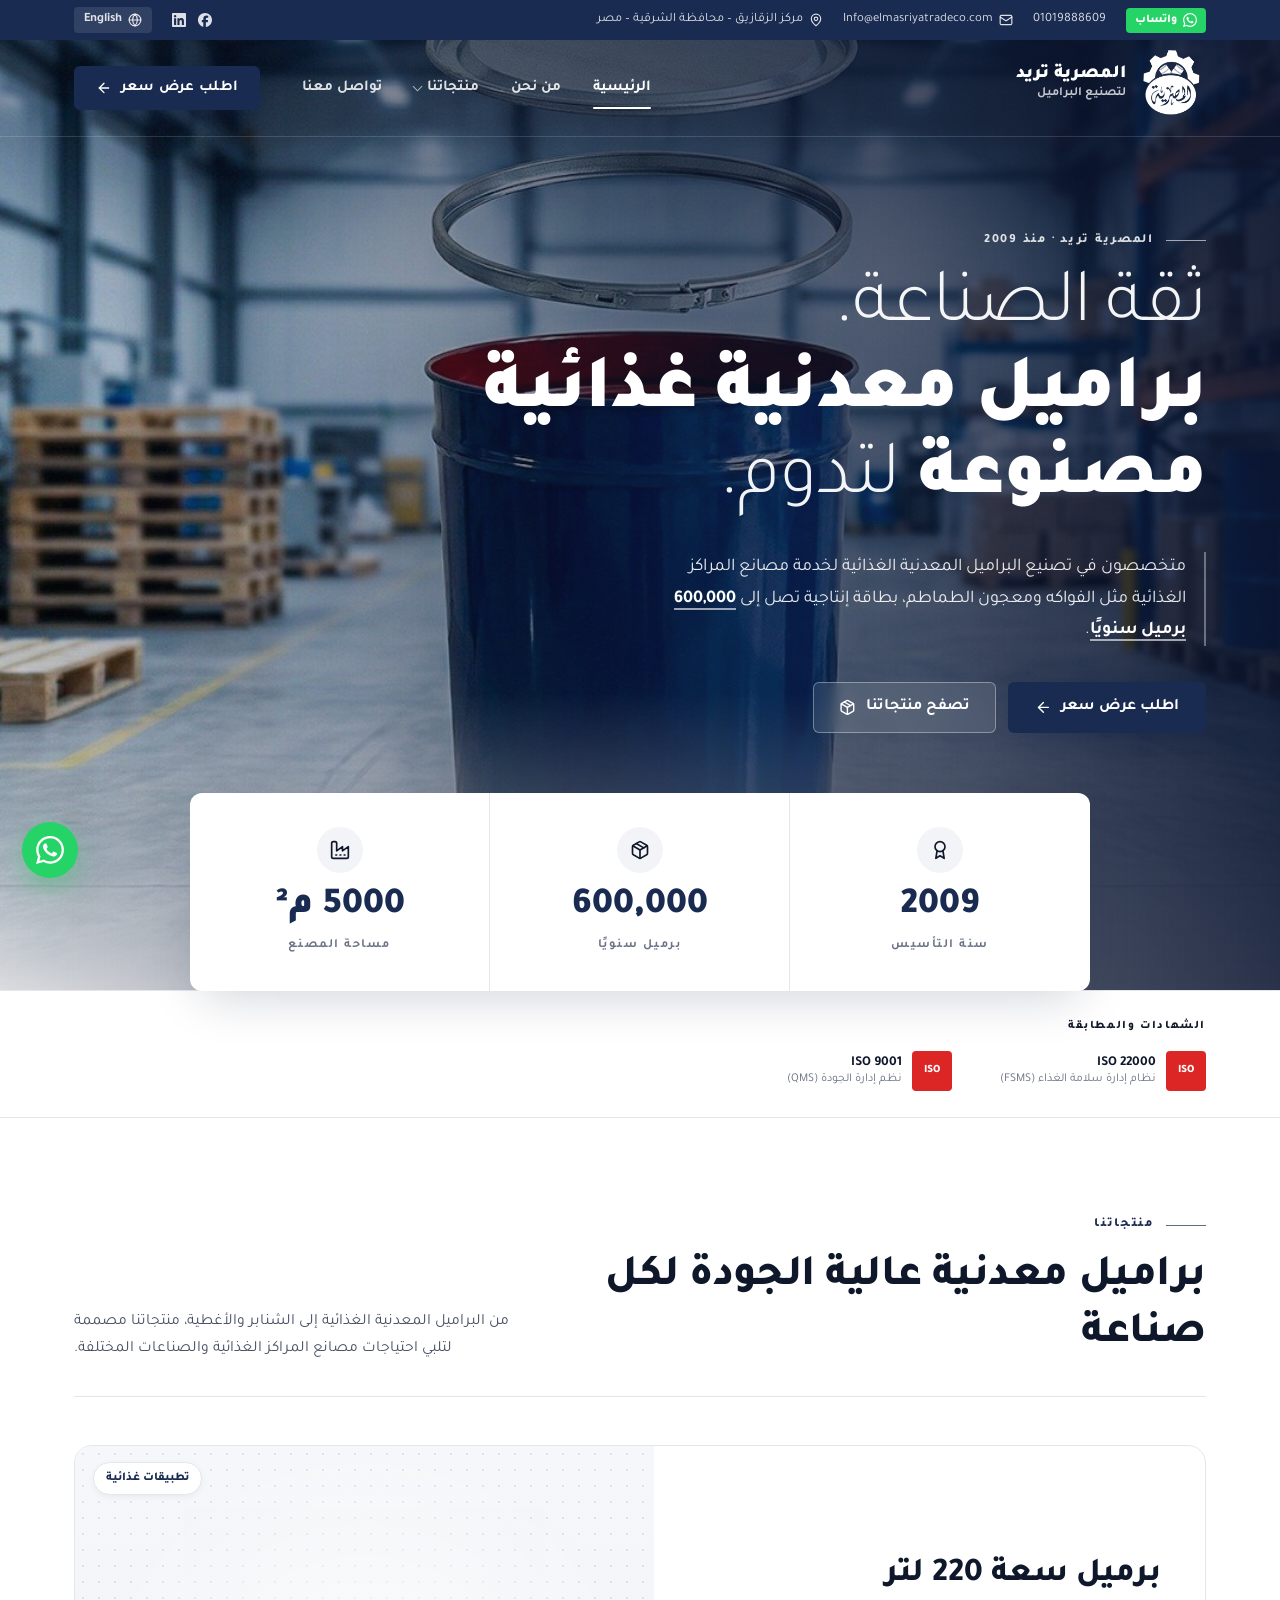
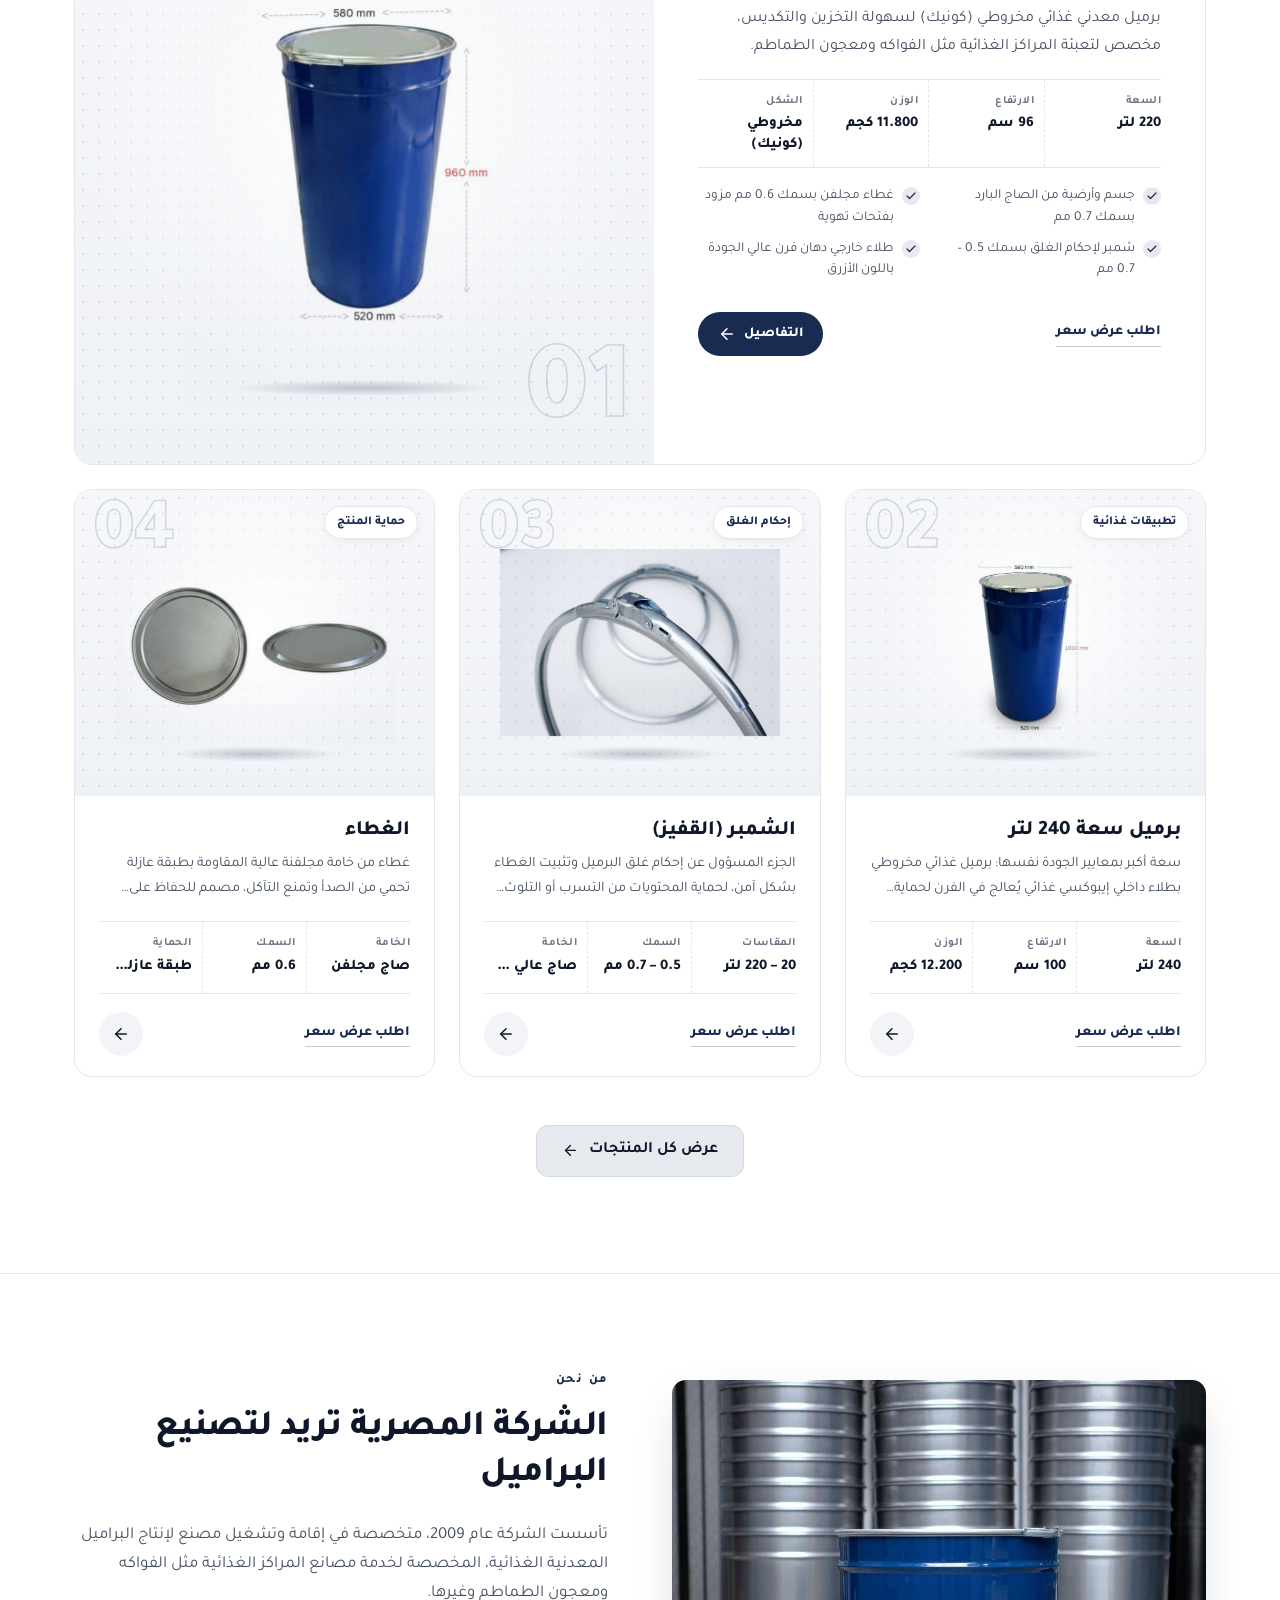
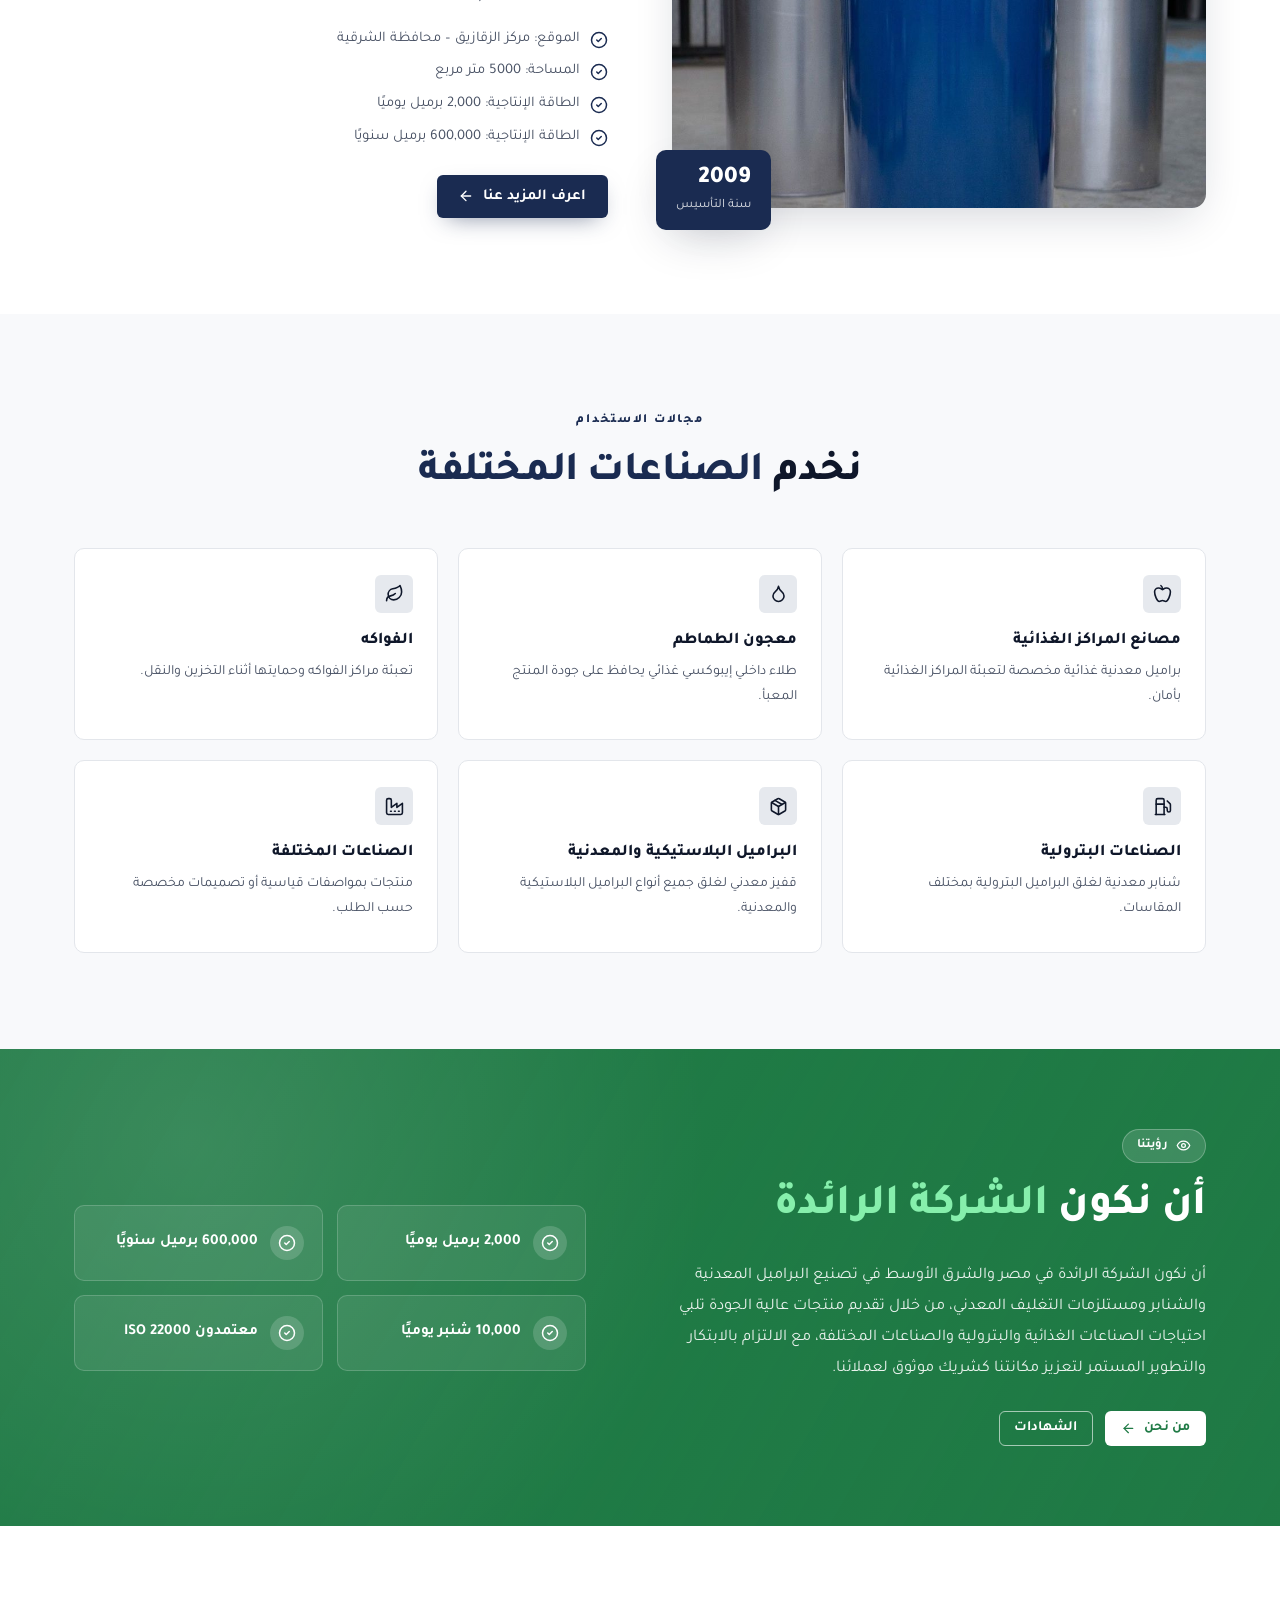
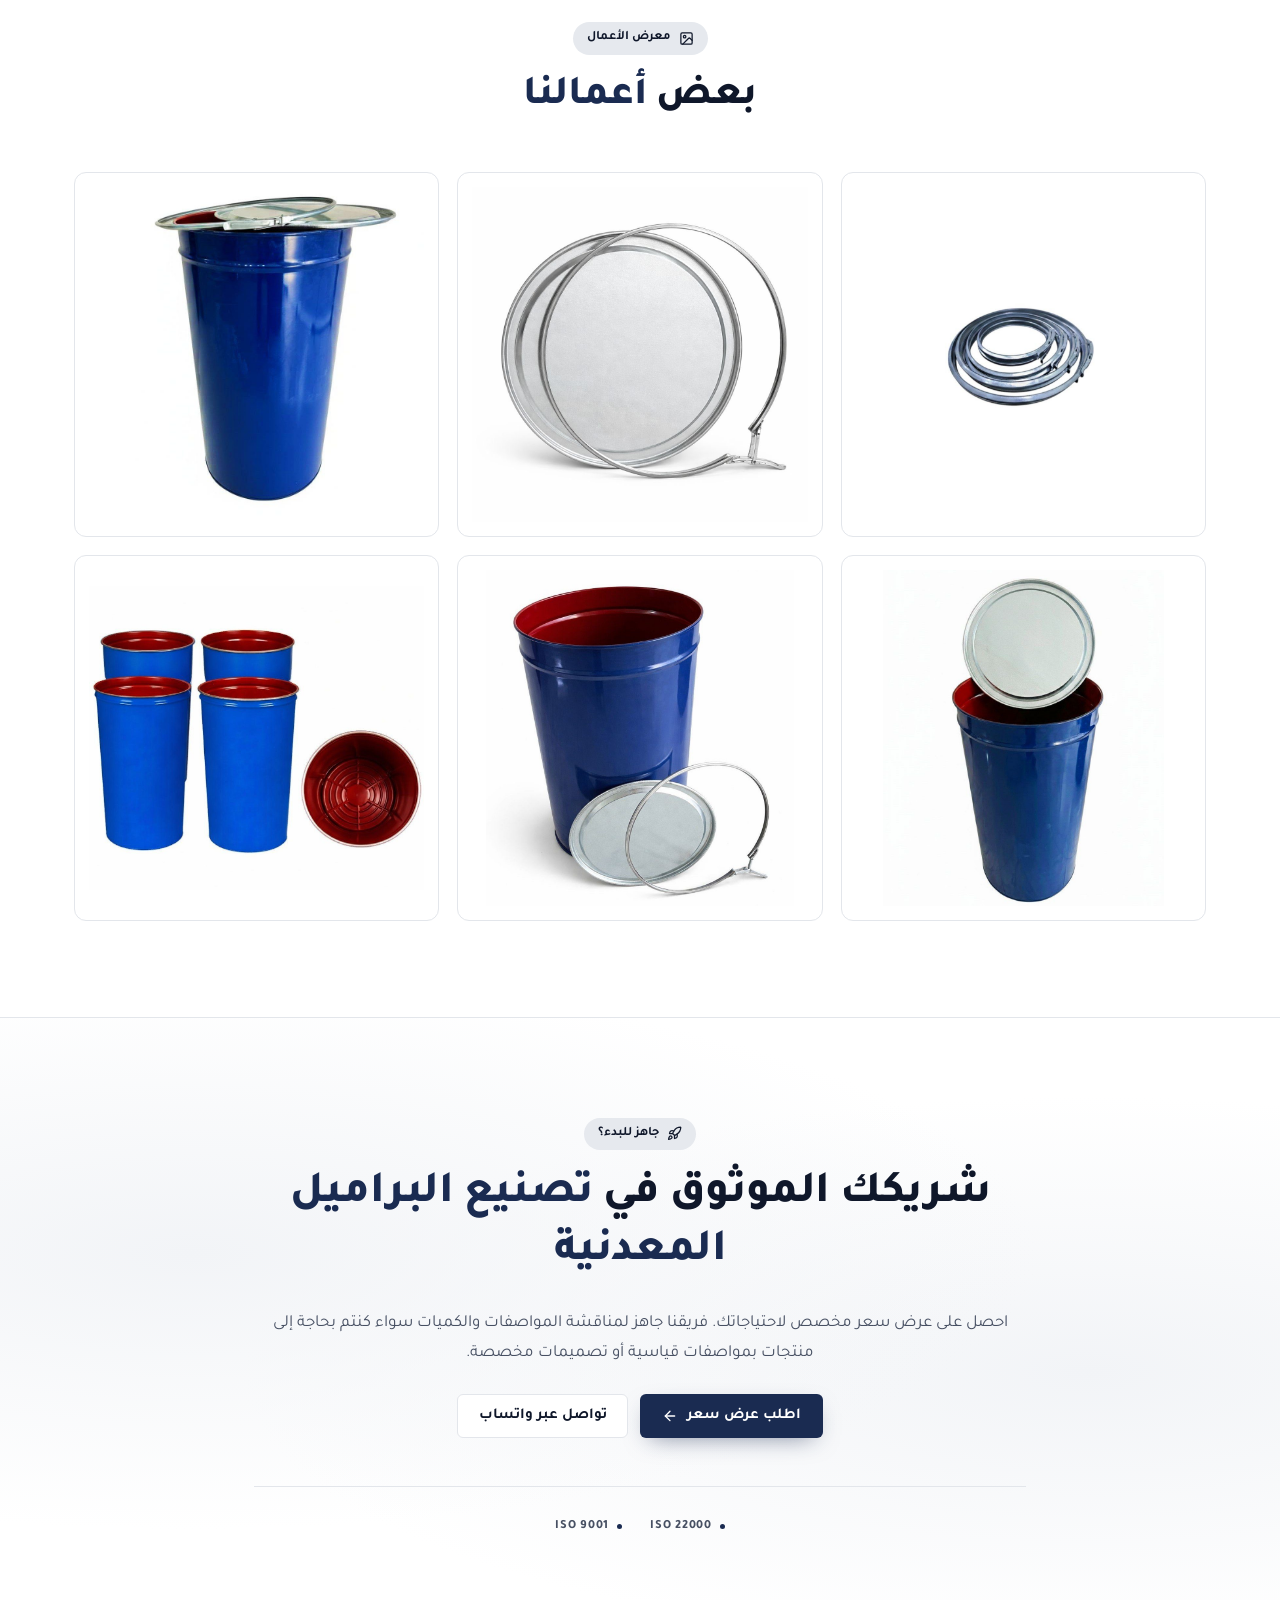
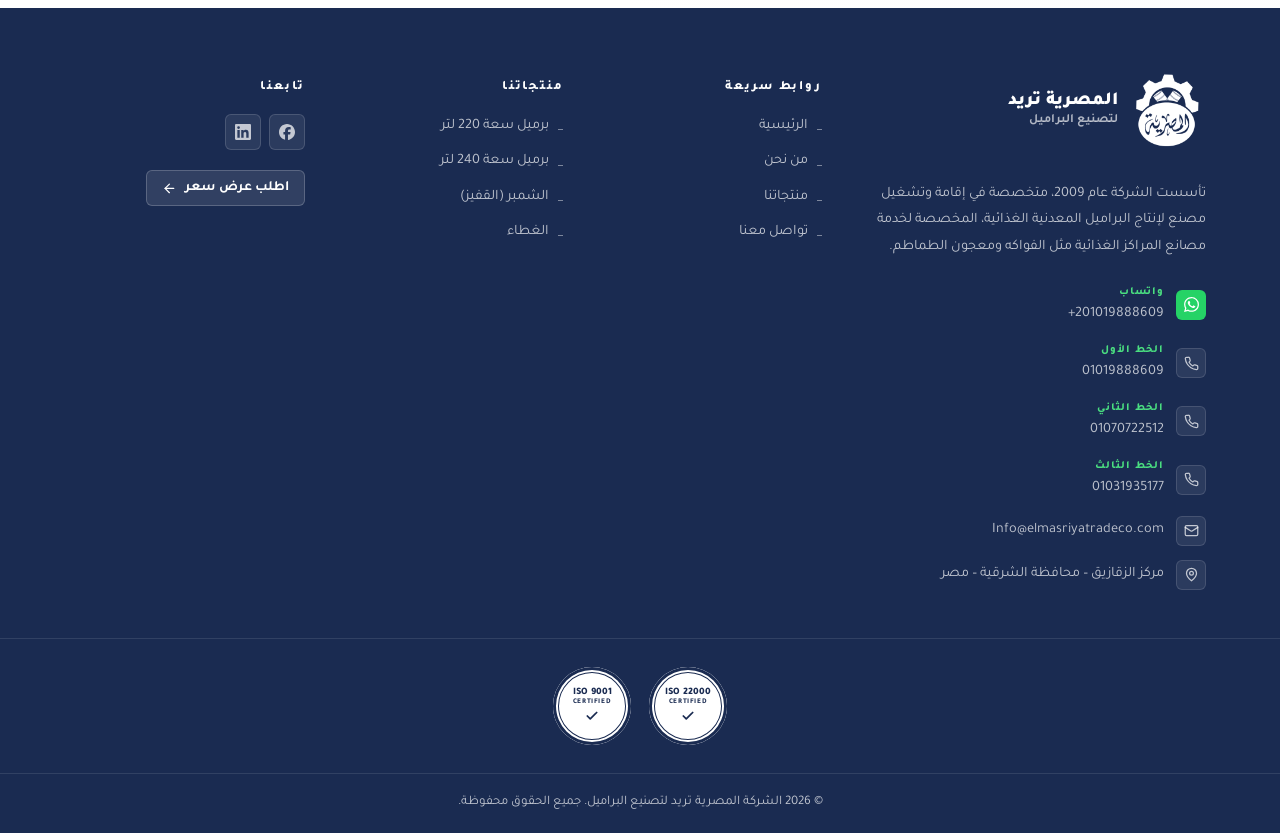
<file: index.before-vision.html>
<!doctype html>
<html lang="ar" dir="rtl">
<head>
<meta charset="UTF-8">
<meta name="viewport" content="width=device-width, initial-scale=1">
<title>المصرية تريد</title>
<meta name='robots' content='max-image-preview:large' />
<link rel='dns-prefetch' href='//fonts.googleapis.com' />
<meta name="theme-color" content="#1a2b51">
<link rel="icon" href="assets/img/logo.png">
<link rel='stylesheet' id='em-fonts-css' href='https://fonts.googleapis.com/css2?family=Tajawal:wght@300;400;500;700;800;900&#038;display=swap' media='all' />
<link rel='stylesheet' id='em-main-css' href='assets/css/main.css' media='all' />
<link rel='stylesheet' id='demo-cards-css' href='assets/css/demo-home-products.css' media='all' />
<style id="em-main-inline-css">
:root{--primary:rgb(26 43 81);--primary-rgb:26 43 81;--green:rgb(31 122 69);--green-rgb:31 122 69;}
/*# sourceURL=em-main-inline-css */
</style>
<link rel="canonical" href="index.html" />
</head>
<body class="home wp-singular page-template page-template-templates page-template-home page-template-templateshome-php page page-id-4 wp-embed-responsive wp-theme-elmasriya has-overlay-header">
<a class="skip-link" href="#main">تخطي إلى المحتوى</a>

<div class="site-top is-overlay">
		<div class="topbar">
		<div class="container topbar-inner">
			<div class="topbar-start">
									<a class="tb-whatsapp" href="https://wa.me/201019888609" target="_blank" rel="noopener"><svg class="ico" viewBox="0 0 24 24" fill="currentColor" aria-hidden="true"><path d="M17.472 14.382c-.297-.149-1.758-.867-2.03-.967-.273-.099-.471-.148-.67.15-.197.297-.767.966-.94 1.164-.173.199-.347.223-.644.075-.297-.15-1.255-.463-2.39-1.475-.883-.788-1.48-1.761-1.653-2.059-.173-.297-.018-.458.13-.606.134-.133.298-.347.446-.52.149-.174.198-.298.298-.497.099-.198.05-.371-.025-.52-.075-.149-.669-1.612-.916-2.207-.242-.579-.487-.5-.669-.51-.173-.008-.371-.01-.57-.01-.198 0-.52.074-.792.372-.272.297-1.04 1.016-1.04 2.479 0 1.462 1.065 2.875 1.213 3.074.149.198 2.096 3.2 5.077 4.487.709.306 1.262.489 1.694.625.712.227 1.36.195 1.871.118.571-.085 1.758-.719 2.006-1.413.248-.694.248-1.289.173-1.413-.074-.124-.272-.198-.57-.347m-5.421 7.403h-.004a9.87 9.87 0 0 1-5.031-1.378l-.361-.214-3.741.982.998-3.648-.235-.374a9.86 9.86 0 0 1-1.51-5.26c.001-5.45 4.436-9.884 9.888-9.884 2.64 0 5.122 1.03 6.988 2.898a9.825 9.825 0 0 1 2.893 6.994c-.003 5.45-4.437 9.884-9.885 9.884m8.413-18.297A11.815 11.815 0 0 0 12.05 0C5.495 0 .16 5.335.157 11.892c0 2.096.547 4.142 1.588 5.945L.057 24l6.305-1.654a11.882 11.882 0 0 0 5.683 1.448h.005c6.554 0 11.89-5.335 11.893-11.893a11.821 11.821 0 0 0-3.48-8.413Z"/></svg>واتساب</a>
													<a href="tel:01019888609" dir="ltr">01019888609</a>
													<a href="mailto:Info@elmasriyatradeco.com"><svg class="ico" viewBox="0 0 24 24" fill="none" stroke="currentColor" stroke-width="2" stroke-linecap="round" stroke-linejoin="round" aria-hidden="true"><rect width="20" height="16" x="2" y="4" rx="2"/><path d="m22 7-8.97 5.7a1.94 1.94 0 0 1-2.06 0L2 7"/></svg>Info@elmasriyatradeco.com</a>
													<span class="tb-hide-md"><svg class="ico" viewBox="0 0 24 24" fill="none" stroke="currentColor" stroke-width="2" stroke-linecap="round" stroke-linejoin="round" aria-hidden="true"><path d="M20 10c0 6-8 12-8 12s-8-6-8-12a8 8 0 0 1 16 0Z"/><circle cx="12" cy="10" r="3"/></svg>مركز الزقازيق – محافظة الشرقية – مصر</span>
							</div>
			<div class="topbar-end">
				<span class="tb-socials"><a href="https://www.facebook.com/profile.php?id=61586307887075" target="_blank" rel="noopener" aria-label="فيسبوك"><svg class="ico" viewBox="0 0 24 24" fill="currentColor" aria-hidden="true"><path d="M9.101 23.691v-7.98H6.627v-3.667h2.474v-1.58c0-4.085 1.848-5.978 5.858-5.978.401 0 .955.042 1.468.103a8.68 8.68 0 0 1 1.141.195v3.325a8.623 8.623 0 0 0-.653-.036 26.805 26.805 0 0 0-.733-.009c-.707 0-1.259.096-1.675.309a1.686 1.686 0 0 0-.679.622c-.258.42-.374.995-.374 1.752v1.297h3.919l-.386 2.103-.287 1.564h-3.246v8.245C19.396 23.238 24 18.179 24 12.044c0-6.627-5.373-12-12-12s-12 5.373-12 12c0 5.628 3.874 10.35 9.101 11.647Z"/></svg></a><a href="https://www.linkedin.com/in/elmasriya-trade-8787613b3/" target="_blank" rel="noopener" aria-label="لينكد إن"><svg class="ico" viewBox="0 0 24 24" fill="currentColor" aria-hidden="true"><path d="M20.447 20.452h-3.554v-5.569c0-1.328-.027-3.037-1.852-3.037-1.853 0-2.136 1.445-2.136 2.939v5.667H9.351V9h3.414v1.561h.046c.477-.9 1.637-1.85 3.37-1.85 3.601 0 4.267 2.37 4.267 5.455v6.286zM5.337 7.433a2.062 2.062 0 0 1-2.063-2.065 2.064 2.064 0 1 1 2.063 2.065zm1.782 13.019H3.555V9h3.564v11.452zM22.225 0H1.771C.792 0 0 .774 0 1.729v20.542C0 23.227.792 24 1.771 24h20.451C23.2 24 24 23.227 24 22.271V1.729C24 .774 23.2 0 22.222 0h.003z"/></svg></a></span>
									<a class="tb-lang" href="#"><svg class="ico" viewBox="0 0 24 24" fill="none" stroke="currentColor" stroke-width="2" stroke-linecap="round" stroke-linejoin="round" aria-hidden="true"><circle cx="12" cy="12" r="10"/><path d="M12 2a14.5 14.5 0 0 0 0 20 14.5 14.5 0 0 0 0-20"/><path d="M2 12h20"/></svg>English</a>
							</div>
		</div>
	</div>
	
	<header class="site-header" id="site-header">
		<div class="container header-inner">
			<div class="brand-wrap">
				<span class="brand-dark"><a class="brand" href="index.html"><img src="assets/img/logo.png" alt="المصرية تريد" class="brand-logo"><span class="brand-text"><strong>المصرية تريد</strong><small>لتصنيع البراميل</small></span></a></span>
				<span class="brand-light"><a class="brand" href="index.html"><img src="assets/img/logo-white.png" alt="المصرية تريد" class="brand-logo"><span class="brand-text"><strong>المصرية تريد</strong><small>لتصنيع البراميل</small></span></a></span>
			</div>
			<nav class="main-nav" id="main-nav" aria-label="القائمة الرئيسية">
				<ul id="menu-%d8%a7%d9%84%d9%82%d8%a7%d8%a6%d9%85%d8%a9-%d8%a7%d9%84%d8%b1%d8%a6%d9%8a%d8%b3%d9%8a%d8%a9" class="nav-menu"><li id="menu-item-32" class="menu-item menu-item-type-post_type menu-item-object-page menu-item-home current-menu-item page_item page-item-4 current_page_item menu-item-32"><a href="index.html" aria-current="page">الرئيسية</a></li>
<li id="menu-item-33" class="menu-item menu-item-type-post_type menu-item-object-page menu-item-33"><a href="about.html">من نحن</a></li>
<li id="menu-item-34" class="menu-item menu-item-type-post_type menu-item-object-page menu-item-has-children menu-item-34"><a href="products.html">منتجاتنا</a>
<ul class="sub-menu">
	<li id="menu-item-35" class="menu-item menu-item-type-post_type menu-item-object-em_product menu-item-35"><a href="product-barrel-220.html">برميل سعة 220 لتر</a></li>
	<li id="menu-item-36" class="menu-item menu-item-type-post_type menu-item-object-em_product menu-item-36"><a href="product-barrel-240.html">برميل سعة 240 لتر</a></li>
	<li id="menu-item-37" class="menu-item menu-item-type-post_type menu-item-object-em_product menu-item-37"><a href="product-chamber.html">الشمبر (القفيز)</a></li>
	<li id="menu-item-38" class="menu-item menu-item-type-post_type menu-item-object-em_product menu-item-38"><a href="product-lid.html">الغطاء</a></li>
</ul>
</li>
<li id="menu-item-39" class="menu-item menu-item-type-post_type menu-item-object-page menu-item-39"><a href="contact.html">تواصل معنا</a></li>
</ul>				<a class="btn btn-primary nav-cta-mobile" href="contact.html"><span>اطلب عرض سعر</span><svg class="ico" viewBox="0 0 24 24" fill="none" stroke="currentColor" stroke-width="2" stroke-linecap="round" stroke-linejoin="round" aria-hidden="true"><path d="m12 19-7-7 7-7"/><path d="M19 12H5"/></svg></a>			</nav>
			<div class="header-actions">
				<a class="btn btn-primary btn-upper header-cta" href="contact.html"><span>اطلب عرض سعر</span><svg class="ico" viewBox="0 0 24 24" fill="none" stroke="currentColor" stroke-width="2" stroke-linecap="round" stroke-linejoin="round" aria-hidden="true"><path d="m12 19-7-7 7-7"/><path d="M19 12H5"/></svg></a>				<button class="nav-toggle" type="button" aria-controls="main-nav" aria-expanded="false" aria-label="القائمة">
					<svg class="ico i-open" viewBox="0 0 24 24" fill="none" stroke="currentColor" stroke-width="2" stroke-linecap="round" stroke-linejoin="round" aria-hidden="true"><path d="M4 6h16M4 12h16M4 18h16"/></svg><svg class="ico i-close" viewBox="0 0 24 24" fill="none" stroke="currentColor" stroke-width="2" stroke-linecap="round" stroke-linejoin="round" aria-hidden="true"><path d="M18 6 6 18M6 6l12 12"/></svg>				</button>
			</div>
		</div>
	</header>
</div>
<main id="main" class="site-main">

<section class="hero">
	<div class="hero-bg" aria-hidden="true">
					<img src="assets/img/demo/hero-warehouse.jpg" alt="">			</div>
	<div class="container hero-content">
		<p class="eyebrow line light">المصرية تريد · منذ 2009</p>		<h1>
			<span class="h-light">ثقة الصناعة.</span>			<span class="h-bold">براميل معدنية غذائية</span>			<span class="h-bold">مصنوعة <em class="h-light">لتدوم.</em></span>
		</h1>
					<p class="hero-text">متخصصون في تصنيع البراميل المعدنية الغذائية لخدمة مصانع المراكز الغذائية مثل الفواكه ومعجون الطماطم، بطاقة إنتاجية تصل إلى <strong>600,000 برميل سنويًا</strong>.</p>
				<div class="btn-row">
			<a class="btn btn-primary btn-lg" href="contact.html"><span>اطلب عرض سعر</span><svg class="ico" viewBox="0 0 24 24" fill="none" stroke="currentColor" stroke-width="2" stroke-linecap="round" stroke-linejoin="round" aria-hidden="true"><path d="m12 19-7-7 7-7"/><path d="M19 12H5"/></svg></a>			<a class="btn btn-glass btn-lg" href="products.html"><span>تصفح منتجاتنا</span><svg class="ico" viewBox="0 0 24 24" fill="none" stroke="currentColor" stroke-width="2" stroke-linecap="round" stroke-linejoin="round" aria-hidden="true"><path d="m7.5 4.27 9 5.15"/><path d="M21 8a2 2 0 0 0-1-1.73l-7-4a2 2 0 0 0-2 0l-7 4A2 2 0 0 0 3 8v8a2 2 0 0 0 1 1.73l7 4a2 2 0 0 0 2 0l7-4A2 2 0 0 0 21 16Z"/><path d="m3.3 7 8.7 5 8.7-5"/><path d="M12 22V12"/></svg></a>		</div>
	</div>
			<div class="container">
		<div class="hero-stats reveal" style="--n:3">
						<div class="hs-item">
				<span class="hs-ico"><svg class="ico" viewBox="0 0 24 24" fill="none" stroke="currentColor" stroke-width="2" stroke-linecap="round" stroke-linejoin="round" aria-hidden="true"><circle cx="12" cy="8" r="6"/><path d="M15.477 12.89 17 22l-5-3-5 3 1.523-9.11"/></svg></span>				<strong>2009</strong>
				<small>سنة التأسيس</small>
			</div>
						<div class="hs-item">
				<span class="hs-ico"><svg class="ico" viewBox="0 0 24 24" fill="none" stroke="currentColor" stroke-width="2" stroke-linecap="round" stroke-linejoin="round" aria-hidden="true"><path d="m7.5 4.27 9 5.15"/><path d="M21 8a2 2 0 0 0-1-1.73l-7-4a2 2 0 0 0-2 0l-7 4A2 2 0 0 0 3 8v8a2 2 0 0 0 1 1.73l7 4a2 2 0 0 0 2 0l7-4A2 2 0 0 0 21 16Z"/><path d="m3.3 7 8.7 5 8.7-5"/><path d="M12 22V12"/></svg></span>				<strong>600,000</strong>
				<small>برميل سنويًا</small>
			</div>
						<div class="hs-item">
				<span class="hs-ico"><svg class="ico" viewBox="0 0 24 24" fill="none" stroke="currentColor" stroke-width="2" stroke-linecap="round" stroke-linejoin="round" aria-hidden="true"><path d="M2 20a2 2 0 0 0 2 2h16a2 2 0 0 0 2-2V8l-7 5V8l-7 5V4a2 2 0 0 0-2-2H4a2 2 0 0 0-2 2Z"/><path d="M17 18h1"/><path d="M12 18h1"/><path d="M7 18h1"/></svg></span>				<strong>5000 م²</strong>
				<small>مساحة المصنع</small>
			</div>
					</div>
	</div>
	</section>

<section class="certs-strip">
	<div class="container">
		<p class="eyebrow">الشهادات والمطابقة</p>
		<div class="certs-row">
										<div class="cert-item">
				<span class="cert-logo">ISO</span>
				<span><strong>ISO 22000</strong><small>نظام إدارة سلامة الغذاء (FSMS)</small></span>
			</div>
										<div class="cert-item">
				<span class="cert-logo">ISO</span>
				<span><strong>ISO 9001</strong><small>نظم إدارة الجودة (QMS)</small></span>
			</div>
					</div>
	</div>
</section>

<section class="section products-section" id="products">
	<div class="container">
		<div class="section-head split reveal"><div><p class="eyebrow line">منتجاتنا</p><h2>براميل معدنية عالية الجودة لكل صناعة</h2></div><p class="lead">من البراميل المعدنية الغذائية إلى الشنابر والأغطية، منتجاتنا مصممة لتلبي احتياجات مصانع المراكز الغذائية والصناعات المختلفة.</p></div>						<div class="pgrid-v2">
<article class="pc2 is-featured reveal">
	<div class="pc2-stage">
		<span class="pc2-num" aria-hidden="true">01</span>
		<span class="pc2-cat">تطبيقات غذائية</span>
		<img src="uploads/2026/11/elmasriya-barrel-220.jpg" alt="برميل سعة 220 لتر" loading="lazy" decoding="async">
	</div>
	<div class="pc2-body">
		<h3><a class="pc2-link" href="product-barrel-220.html">برميل سعة 220 لتر</a></h3>
		<p class="pc2-desc">برميل معدني غذائي مخروطي (كونيك) لسهولة التخزين والتكديس، مخصص لتعبئة المراكز الغذائية مثل الفواكه ومعجون الطماطم.</p>
		<dl class="pc2-specs"><div><dt>السعة</dt><dd>220 لتر</dd></div><div><dt>الارتفاع</dt><dd>96 سم</dd></div><div><dt>الوزن</dt><dd>11.800 كجم</dd></div><div><dt>الشكل</dt><dd>مخروطي (كونيك)</dd></div></dl>
		<ul class="pc2-feats"><li><svg class="ico" viewBox="0 0 24 24" fill="none" stroke="currentColor" stroke-width="2.4" stroke-linecap="round" stroke-linejoin="round" aria-hidden="true"><path d="M20 6 9 17l-5-5"/></svg>جسم وأرضية من الصاج البارد بسمك 0.7 مم</li><li><svg class="ico" viewBox="0 0 24 24" fill="none" stroke="currentColor" stroke-width="2.4" stroke-linecap="round" stroke-linejoin="round" aria-hidden="true"><path d="M20 6 9 17l-5-5"/></svg>غطاء مجلفن بسمك 0.6 مم مزود بفتحات تهوية</li><li><svg class="ico" viewBox="0 0 24 24" fill="none" stroke="currentColor" stroke-width="2.4" stroke-linecap="round" stroke-linejoin="round" aria-hidden="true"><path d="M20 6 9 17l-5-5"/></svg>شمبر لإحكام الغلق بسمك 0.5 – 0.7 مم</li><li><svg class="ico" viewBox="0 0 24 24" fill="none" stroke="currentColor" stroke-width="2.4" stroke-linecap="round" stroke-linejoin="round" aria-hidden="true"><path d="M20 6 9 17l-5-5"/></svg>طلاء خارجي دهان فرن عالي الجودة باللون الأزرق</li></ul>
		<div class="pc2-foot">
			<a class="pc2-quote" href="contact.html?product=%D8%A8%D8%B1%D9%85%D9%8A%D9%84%20%D8%B3%D8%B9%D8%A9%20220%20%D9%84%D8%AA%D8%B1#quote-form">اطلب عرض سعر</a>
			<span class="pc2-go" aria-hidden="true"><span>التفاصيل</span><svg class="ico" viewBox="0 0 24 24" fill="none" stroke="currentColor" stroke-width="2" stroke-linecap="round" stroke-linejoin="round" aria-hidden="true"><path d="m12 19-7-7 7-7"/><path d="M19 12H5"/></svg></span>
		</div>
	</div>
</article>
<article class="pc2 reveal">
	<div class="pc2-stage">
		<span class="pc2-num" aria-hidden="true">02</span>
		<span class="pc2-cat">تطبيقات غذائية</span>
		<img src="uploads/2026/11/elmasriya-barrel-240-511x700.jpg" alt="برميل سعة 240 لتر" loading="lazy" decoding="async">
	</div>
	<div class="pc2-body">
		<h3><a class="pc2-link" href="product-barrel-240.html">برميل سعة 240 لتر</a></h3>
		<p class="pc2-desc">سعة أكبر بمعايير الجودة نفسها: برميل غذائي مخروطي بطلاء داخلي إيبوكسي غذائي يُعالج في الفرن لحماية المنتج المعبأ.</p>
		<dl class="pc2-specs"><div><dt>السعة</dt><dd>240 لتر</dd></div><div><dt>الارتفاع</dt><dd>100 سم</dd></div><div><dt>الوزن</dt><dd>12.200 كجم</dd></div><div><dt>الشكل</dt><dd>مخروطي (كونيك)</dd></div></dl>
		<div class="pc2-foot">
			<a class="pc2-quote" href="contact.html?product=%D8%A8%D8%B1%D9%85%D9%8A%D9%84%20%D8%B3%D8%B9%D8%A9%20240%20%D9%84%D8%AA%D8%B1#quote-form">اطلب عرض سعر</a>
			<span class="pc2-go" aria-hidden="true"><span>التفاصيل</span><svg class="ico" viewBox="0 0 24 24" fill="none" stroke="currentColor" stroke-width="2" stroke-linecap="round" stroke-linejoin="round" aria-hidden="true"><path d="m12 19-7-7 7-7"/><path d="M19 12H5"/></svg></span>
		</div>
	</div>
</article>
<article class="pc2 reveal">
	<div class="pc2-stage">
		<span class="pc2-num" aria-hidden="true">03</span>
		<span class="pc2-cat">إحكام الغلق</span>
		<img src="uploads/2026/11/elmasriya-chamber-g4-900x600.jpg" alt="الشمبر (القفيز)" loading="lazy" decoding="async">
	</div>
	<div class="pc2-body">
		<h3><a class="pc2-link" href="product-chamber.html">الشمبر (القفيز)</a></h3>
		<p class="pc2-desc">الجزء المسؤول عن إحكام غلق البرميل وتثبيت الغطاء بشكل آمن، لحماية المحتويات من التسرب أو التلوث أثناء التخزين والنقل.</p>
		<dl class="pc2-specs"><div><dt>المقاسات</dt><dd>20 – 220 لتر</dd></div><div><dt>السمك</dt><dd>0.5 – 0.7 مم</dd></div><div><dt>الخامة</dt><dd>صاج عالي الجودة</dd></div><div><dt>الإنتاج</dt><dd>10,000 شنبر يوميًا</dd></div></dl>
		<div class="pc2-foot">
			<a class="pc2-quote" href="contact.html?product=%D8%A7%D9%84%D8%B4%D9%85%D8%A8%D8%B1%20%28%D8%A7%D9%84%D9%82%D9%81%D9%8A%D8%B2%29#quote-form">اطلب عرض سعر</a>
			<span class="pc2-go" aria-hidden="true"><span>التفاصيل</span><svg class="ico" viewBox="0 0 24 24" fill="none" stroke="currentColor" stroke-width="2" stroke-linecap="round" stroke-linejoin="round" aria-hidden="true"><path d="m12 19-7-7 7-7"/><path d="M19 12H5"/></svg></span>
		</div>
	</div>
</article>
<article class="pc2 reveal">
	<div class="pc2-stage">
		<span class="pc2-num" aria-hidden="true">04</span>
		<span class="pc2-cat">حماية المنتج</span>
		<img src="uploads/2026/11/elmasriya-lids-thumb-900x662.jpg" alt="الغطاء" loading="lazy" decoding="async">
	</div>
	<div class="pc2-body">
		<h3><a class="pc2-link" href="product-lid.html">الغطاء</a></h3>
		<p class="pc2-desc">غطاء من خامة مجلفنة عالية المقاومة بطبقة عازلة تحمي من الصدأ وتمنع التآكل، مصمم للحفاظ على جودة المنتجات الغذائية.</p>
		<dl class="pc2-specs"><div><dt>الخامة</dt><dd>صاج مجلفن</dd></div><div><dt>السمك</dt><dd>0.6 مم</dd></div><div><dt>الحماية</dt><dd>طبقة عازلة ضد الصدأ</dd></div><div><dt>الاستخدام</dt><dd>المنتجات الغذائية</dd></div></dl>
		<div class="pc2-foot">
			<a class="pc2-quote" href="contact.html?product=%D8%A7%D9%84%D8%BA%D8%B7%D8%A7%D8%A1#quote-form">اطلب عرض سعر</a>
			<span class="pc2-go" aria-hidden="true"><span>التفاصيل</span><svg class="ico" viewBox="0 0 24 24" fill="none" stroke="currentColor" stroke-width="2" stroke-linecap="round" stroke-linejoin="round" aria-hidden="true"><path d="m12 19-7-7 7-7"/><path d="M19 12H5"/></svg></span>
		</div>
	</div>
</article>
</div>
						<div class="center-row"><a class="btn btn-soft btn-lg" href="products.html"><span>عرض كل المنتجات</span><svg class="ico" viewBox="0 0 24 24" fill="none" stroke="currentColor" stroke-width="2" stroke-linecap="round" stroke-linejoin="round" aria-hidden="true"><path d="m12 19-7-7 7-7"/><path d="M19 12H5"/></svg></a></div>
			</div>
</section>

<section class="section split-media-section bordered-top">
	<div class="container split-media">
		<div class="sm-media reveal">
			<img src="assets/img/demo/factory.jpg" alt="" loading="lazy" decoding="async">						<div class="sm-badge"><strong>2009</strong><small>سنة التأسيس</small></div>
					</div>
		<div class="sm-text reveal">
			<p class="eyebrow">من نحن</p>			<h2>الشركة المصرية تريد لتصنيع البراميل</h2>
			<div class="prose-lg"><p>تأسست الشركة عام 2009، متخصصة في إقامة وتشغيل مصنع لإنتاج البراميل المعدنية الغذائية، المخصصة لخدمة مصانع المراكز الغذائية مثل الفواكه ومعجون الطماطم وغيرها.</p>
</div>
									<ul class="checklist">
				<li><svg class="ico" viewBox="0 0 24 24" fill="none" stroke="currentColor" stroke-width="2" stroke-linecap="round" stroke-linejoin="round" aria-hidden="true"><circle cx="12" cy="12" r="10"/><path d="m9 12 2 2 4-4"/></svg>الموقع: مركز الزقازيق – محافظة الشرقية</li><li><svg class="ico" viewBox="0 0 24 24" fill="none" stroke="currentColor" stroke-width="2" stroke-linecap="round" stroke-linejoin="round" aria-hidden="true"><circle cx="12" cy="12" r="10"/><path d="m9 12 2 2 4-4"/></svg>المساحة: 5000 متر مربع</li><li><svg class="ico" viewBox="0 0 24 24" fill="none" stroke="currentColor" stroke-width="2" stroke-linecap="round" stroke-linejoin="round" aria-hidden="true"><circle cx="12" cy="12" r="10"/><path d="m9 12 2 2 4-4"/></svg>الطاقة الإنتاجية: 2,000 برميل يوميًا</li><li><svg class="ico" viewBox="0 0 24 24" fill="none" stroke="currentColor" stroke-width="2" stroke-linecap="round" stroke-linejoin="round" aria-hidden="true"><circle cx="12" cy="12" r="10"/><path d="m9 12 2 2 4-4"/></svg>الطاقة الإنتاجية: 600,000 برميل سنويًا</li>			</ul>
						<a class="btn btn-primary" href="about.html"><span>اعرف المزيد عنا</span><svg class="ico" viewBox="0 0 24 24" fill="none" stroke="currentColor" stroke-width="2" stroke-linecap="round" stroke-linejoin="round" aria-hidden="true"><path d="m12 19-7-7 7-7"/><path d="M19 12H5"/></svg></a>		</div>
	</div>
</section>

<section class="section section-grey">
	<div class="container">
		<div class="section-head center reveal"><p class="eyebrow">مجالات الاستخدام</p><h2>نخدم <span class="hl">الصناعات المختلفة</span></h2></div>		<div class="card-grid cols-3">
						<div class="icon-card reveal">
				<span class="ic-ico"><svg class="ico" viewBox="0 0 24 24" fill="none" stroke="currentColor" stroke-width="2" stroke-linecap="round" stroke-linejoin="round" aria-hidden="true"><path d="M12 20.94c1.5 0 2.75 1.06 4 1.06 3 0 6-8 6-12.22A4.91 4.91 0 0 0 17 5c-2.22 0-4 1.44-5 2-1-.56-2.78-2-5-2a4.9 4.9 0 0 0-5 4.78C2 14 5 22 8 22c1.25 0 2.5-1.06 4-1.06Z"/><path d="M10 2c1 .5 2 2 2 5"/></svg></span>				<h3>مصانع المراكز الغذائية</h3>
				<p>براميل معدنية غذائية مخصصة لتعبئة المراكز الغذائية بأمان.</p>
			</div>
						<div class="icon-card reveal">
				<span class="ic-ico"><svg class="ico" viewBox="0 0 24 24" fill="none" stroke="currentColor" stroke-width="2" stroke-linecap="round" stroke-linejoin="round" aria-hidden="true"><path d="M12 22a7 7 0 0 0 7-7c0-2-1-3.9-3-5.5s-3.5-4-4-6.5c-.5 2.5-2 4.9-4 6.5C6 11.1 5 13 5 15a7 7 0 0 0 7 7z"/></svg></span>				<h3>معجون الطماطم</h3>
				<p>طلاء داخلي إيبوكسي غذائي يحافظ على جودة المنتج المعبأ.</p>
			</div>
						<div class="icon-card reveal">
				<span class="ic-ico"><svg class="ico" viewBox="0 0 24 24" fill="none" stroke="currentColor" stroke-width="2" stroke-linecap="round" stroke-linejoin="round" aria-hidden="true"><path d="M11 20A7 7 0 0 1 9.8 6.1C15.5 5 17 4.48 19 2c1 2 2 4.18 2 8 0 5.5-4.78 10-10 10Z"/><path d="M2 21c0-3 1.85-5.36 5.08-6C9.5 14.52 12 13 13 12"/></svg></span>				<h3>الفواكه</h3>
				<p>تعبئة مراكز الفواكه وحمايتها أثناء التخزين والنقل.</p>
			</div>
						<div class="icon-card reveal">
				<span class="ic-ico"><svg class="ico" viewBox="0 0 24 24" fill="none" stroke="currentColor" stroke-width="2" stroke-linecap="round" stroke-linejoin="round" aria-hidden="true"><path d="M3 22h12"/><path d="M4 9h10"/><path d="M14 22V4a2 2 0 0 0-2-2H6a2 2 0 0 0-2 2v18"/><path d="M14 13h2a2 2 0 0 1 2 2v2a2 2 0 0 0 2 2 2 2 0 0 0 2-2V9.83a2 2 0 0 0-.59-1.42L18 5"/></svg></span>				<h3>الصناعات البترولية</h3>
				<p>شنابر معدنية لغلق البراميل البترولية بمختلف المقاسات.</p>
			</div>
						<div class="icon-card reveal">
				<span class="ic-ico"><svg class="ico" viewBox="0 0 24 24" fill="none" stroke="currentColor" stroke-width="2" stroke-linecap="round" stroke-linejoin="round" aria-hidden="true"><path d="m7.5 4.27 9 5.15"/><path d="M21 8a2 2 0 0 0-1-1.73l-7-4a2 2 0 0 0-2 0l-7 4A2 2 0 0 0 3 8v8a2 2 0 0 0 1 1.73l7 4a2 2 0 0 0 2 0l7-4A2 2 0 0 0 21 16Z"/><path d="m3.3 7 8.7 5 8.7-5"/><path d="M12 22V12"/></svg></span>				<h3>البراميل البلاستيكية والمعدنية</h3>
				<p>قفيز معدني لغلق جميع أنواع البراميل البلاستيكية والمعدنية.</p>
			</div>
						<div class="icon-card reveal">
				<span class="ic-ico"><svg class="ico" viewBox="0 0 24 24" fill="none" stroke="currentColor" stroke-width="2" stroke-linecap="round" stroke-linejoin="round" aria-hidden="true"><path d="M2 20a2 2 0 0 0 2 2h16a2 2 0 0 0 2-2V8l-7 5V8l-7 5V4a2 2 0 0 0-2-2H4a2 2 0 0 0-2 2Z"/><path d="M17 18h1"/><path d="M12 18h1"/><path d="M7 18h1"/></svg></span>				<h3>الصناعات المختلفة</h3>
				<p>منتجات بمواصفات قياسية أو تصميمات مخصصة حسب الطلب.</p>
			</div>
					</div>
	</div>
</section>

<section class="green-band">
	<div class="container gb-inner">
		<div class="gb-text reveal">
			<span class="pill"><svg class="ico" viewBox="0 0 24 24" fill="none" stroke="currentColor" stroke-width="2" stroke-linecap="round" stroke-linejoin="round" aria-hidden="true"><path d="M2 12s3-7 10-7 10 7 10 7-3 7-10 7-10-7-10-7Z"/><circle cx="12" cy="12" r="3"/></svg>رؤيتنا</span>			<h2>أن نكون <span class="hl">الشركة الرائدة</span></h2>
			<p>أن نكون الشركة الرائدة في مصر والشرق الأوسط في تصنيع البراميل المعدنية والشنابر ومستلزمات التغليف المعدني، من خلال تقديم منتجات عالية الجودة تلبي احتياجات الصناعات الغذائية والبترولية والصناعات المختلفة، مع الالتزام بالابتكار والتطوير المستمر لتعزيز مكانتنا كشريك موثوق لعملائنا.</p>
			<div class="btn-row">
				<a class="btn btn-white btn-sm" href="about.html"><span>من نحن</span><svg class="ico" viewBox="0 0 24 24" fill="none" stroke="currentColor" stroke-width="2" stroke-linecap="round" stroke-linejoin="round" aria-hidden="true"><path d="m12 19-7-7 7-7"/><path d="M19 12H5"/></svg></a>				<a class="btn btn-ghost-white btn-sm" href="about.html#certificates"><span>الشهادات</span></a>			</div>
		</div>
		<div class="gb-checks reveal">
							<div class="gb-check"><span><svg class="ico" viewBox="0 0 24 24" fill="none" stroke="currentColor" stroke-width="2" stroke-linecap="round" stroke-linejoin="round" aria-hidden="true"><circle cx="12" cy="12" r="10"/><path d="m9 12 2 2 4-4"/></svg></span>2,000 برميل يوميًا</div>
							<div class="gb-check"><span><svg class="ico" viewBox="0 0 24 24" fill="none" stroke="currentColor" stroke-width="2" stroke-linecap="round" stroke-linejoin="round" aria-hidden="true"><circle cx="12" cy="12" r="10"/><path d="m9 12 2 2 4-4"/></svg></span>600,000 برميل سنويًا</div>
							<div class="gb-check"><span><svg class="ico" viewBox="0 0 24 24" fill="none" stroke="currentColor" stroke-width="2" stroke-linecap="round" stroke-linejoin="round" aria-hidden="true"><circle cx="12" cy="12" r="10"/><path d="m9 12 2 2 4-4"/></svg></span>10,000 شنبر يوميًا</div>
							<div class="gb-check"><span><svg class="ico" viewBox="0 0 24 24" fill="none" stroke="currentColor" stroke-width="2" stroke-linecap="round" stroke-linejoin="round" aria-hidden="true"><circle cx="12" cy="12" r="10"/><path d="m9 12 2 2 4-4"/></svg></span>معتمدون ISO 22000</div>
					</div>
	</div>
</section>

<section class="section works-section">
	<div class="container">
		<div class="section-head center reveal">
			<span class="pill"><svg class="ico" viewBox="0 0 24 24" fill="none" stroke="currentColor" stroke-width="2" stroke-linecap="round" stroke-linejoin="round" aria-hidden="true"><rect width="18" height="18" x="3" y="3" rx="2"/><circle cx="9" cy="9" r="2"/><path d="m21 15-3.086-3.086a2 2 0 0 0-2.828 0L6 21"/></svg>معرض الأعمال</span>			<h2>بعض <span class="hl">أعمالنا</span></h2>
					</div>
		<div class="works-grid" data-lightbox>
							<a class="work-item reveal" href="assets/img/demo/work-1.jpg"><img src="assets/img/demo/work-1.jpg" alt="" loading="lazy" decoding="async"><span class="work-zoom"><svg class="ico" viewBox="0 0 24 24" fill="none" stroke="currentColor" stroke-width="2" stroke-linecap="round" stroke-linejoin="round" aria-hidden="true"><path d="M2 12s3-7 10-7 10 7 10 7-3 7-10 7-10-7-10-7Z"/><circle cx="12" cy="12" r="3"/></svg></span></a>
							<a class="work-item reveal" href="assets/img/demo/work-2.jpg"><img src="assets/img/demo/work-2.jpg" alt="" loading="lazy" decoding="async"><span class="work-zoom"><svg class="ico" viewBox="0 0 24 24" fill="none" stroke="currentColor" stroke-width="2" stroke-linecap="round" stroke-linejoin="round" aria-hidden="true"><path d="M2 12s3-7 10-7 10 7 10 7-3 7-10 7-10-7-10-7Z"/><circle cx="12" cy="12" r="3"/></svg></span></a>
							<a class="work-item reveal" href="assets/img/demo/work-3.jpg"><img src="assets/img/demo/work-3.jpg" alt="" loading="lazy" decoding="async"><span class="work-zoom"><svg class="ico" viewBox="0 0 24 24" fill="none" stroke="currentColor" stroke-width="2" stroke-linecap="round" stroke-linejoin="round" aria-hidden="true"><path d="M2 12s3-7 10-7 10 7 10 7-3 7-10 7-10-7-10-7Z"/><circle cx="12" cy="12" r="3"/></svg></span></a>
							<a class="work-item reveal" href="assets/img/demo/work-4.jpg"><img src="assets/img/demo/work-4.jpg" alt="" loading="lazy" decoding="async"><span class="work-zoom"><svg class="ico" viewBox="0 0 24 24" fill="none" stroke="currentColor" stroke-width="2" stroke-linecap="round" stroke-linejoin="round" aria-hidden="true"><path d="M2 12s3-7 10-7 10 7 10 7-3 7-10 7-10-7-10-7Z"/><circle cx="12" cy="12" r="3"/></svg></span></a>
							<a class="work-item reveal" href="assets/img/demo/work-5.jpg"><img src="assets/img/demo/work-5.jpg" alt="" loading="lazy" decoding="async"><span class="work-zoom"><svg class="ico" viewBox="0 0 24 24" fill="none" stroke="currentColor" stroke-width="2" stroke-linecap="round" stroke-linejoin="round" aria-hidden="true"><path d="M2 12s3-7 10-7 10 7 10 7-3 7-10 7-10-7-10-7Z"/><circle cx="12" cy="12" r="3"/></svg></span></a>
							<a class="work-item reveal" href="assets/img/demo/work-6.jpg"><img src="assets/img/demo/work-6.jpg" alt="" loading="lazy" decoding="async"><span class="work-zoom"><svg class="ico" viewBox="0 0 24 24" fill="none" stroke="currentColor" stroke-width="2" stroke-linecap="round" stroke-linejoin="round" aria-hidden="true"><path d="M2 12s3-7 10-7 10 7 10 7-3 7-10 7-10-7-10-7Z"/><circle cx="12" cy="12" r="3"/></svg></span></a>
					</div>
	</div>
</section>

	<section class="cta-section">
	<div class="container cta-inner reveal">
		<span class="pill"><svg class="ico" viewBox="0 0 24 24" fill="none" stroke="currentColor" stroke-width="2" stroke-linecap="round" stroke-linejoin="round" aria-hidden="true"><path d="M4.5 16.5c-1.5 1.26-2 5-2 5s3.74-.5 5-2c.71-.84.7-2.13-.09-2.91a2.18 2.18 0 0 0-2.91-.09z"/><path d="m12 15-3-3a22 22 0 0 1 2-3.95A12.88 12.88 0 0 1 22 2c0 2.72-.78 7.5-6 11a22.35 22.35 0 0 1-4 2z"/><path d="M9 12H4s.55-3.03 2-4c1.62-1.08 5 0 5 0"/><path d="M12 15v5s3.03-.55 4-2c1.08-1.62 0-5 0-5"/></svg>جاهز للبدء؟</span>		<h2>شريكك الموثوق في <span class="hl">تصنيع البراميل المعدنية</span></h2>
		<p class="lead">احصل على عرض سعر مخصص لاحتياجاتك. فريقنا جاهز لمناقشة المواصفات والكميات سواء كنتم بحاجة إلى منتجات بمواصفات قياسية أو تصميمات مخصصة.</p>		<div class="btn-row center">
			<a class="btn btn-primary" href="contact.html"><span>اطلب عرض سعر</span><svg class="ico" viewBox="0 0 24 24" fill="none" stroke="currentColor" stroke-width="2" stroke-linecap="round" stroke-linejoin="round" aria-hidden="true"><path d="m12 19-7-7 7-7"/><path d="M19 12H5"/></svg></a>			<a class="btn btn-outline" href="https://wa.me/201019888609" target="_blank" rel="noopener"><span>تواصل عبر واتساب</span></a>		</div>
						<ul class="cert-dots">
							<li>ISO 22000</li>							<li>ISO 9001</li>					</ul>
			</div>
</section>

</main>

<footer class="site-footer">
	<div class="container footer-grid">
		<div class="footer-brand">
			<a class="brand" href="index.html"><img src="assets/img/logo-white.png" alt="المصرية تريد" class="brand-logo"><span class="brand-text"><strong>المصرية تريد</strong><small>لتصنيع البراميل</small></span></a>			<p>تأسست الشركة عام 2009، متخصصة في إقامة وتشغيل مصنع لإنتاج البراميل المعدنية الغذائية، المخصصة لخدمة مصانع المراكز الغذائية مثل الفواكه ومعجون الطماطم.</p>
			<ul class="footer-contacts">
								<li><span class="fc-ico is-green"><svg class="ico" viewBox="0 0 24 24" fill="currentColor" aria-hidden="true"><path d="M17.472 14.382c-.297-.149-1.758-.867-2.03-.967-.273-.099-.471-.148-.67.15-.197.297-.767.966-.94 1.164-.173.199-.347.223-.644.075-.297-.15-1.255-.463-2.39-1.475-.883-.788-1.48-1.761-1.653-2.059-.173-.297-.018-.458.13-.606.134-.133.298-.347.446-.52.149-.174.198-.298.298-.497.099-.198.05-.371-.025-.52-.075-.149-.669-1.612-.916-2.207-.242-.579-.487-.5-.669-.51-.173-.008-.371-.01-.57-.01-.198 0-.52.074-.792.372-.272.297-1.04 1.016-1.04 2.479 0 1.462 1.065 2.875 1.213 3.074.149.198 2.096 3.2 5.077 4.487.709.306 1.262.489 1.694.625.712.227 1.36.195 1.871.118.571-.085 1.758-.719 2.006-1.413.248-.694.248-1.289.173-1.413-.074-.124-.272-.198-.57-.347m-5.421 7.403h-.004a9.87 9.87 0 0 1-5.031-1.378l-.361-.214-3.741.982.998-3.648-.235-.374a9.86 9.86 0 0 1-1.51-5.26c.001-5.45 4.436-9.884 9.888-9.884 2.64 0 5.122 1.03 6.988 2.898a9.825 9.825 0 0 1 2.893 6.994c-.003 5.45-4.437 9.884-9.885 9.884m8.413-18.297A11.815 11.815 0 0 0 12.05 0C5.495 0 .16 5.335.157 11.892c0 2.096.547 4.142 1.588 5.945L.057 24l6.305-1.654a11.882 11.882 0 0 0 5.683 1.448h.005c6.554 0 11.89-5.335 11.893-11.893a11.821 11.821 0 0 0-3.48-8.413Z"/></svg></span><div><small>واتساب</small><a href="https://wa.me/201019888609" target="_blank" rel="noopener" dir="ltr">+201019888609</a></div></li>
																	<li><span class="fc-ico"><svg class="ico" viewBox="0 0 24 24" fill="none" stroke="currentColor" stroke-width="2" stroke-linecap="round" stroke-linejoin="round" aria-hidden="true"><path d="M22 16.92v3a2 2 0 0 1-2.18 2 19.79 19.79 0 0 1-8.63-3.07 19.5 19.5 0 0 1-6-6 19.79 19.79 0 0 1-3.07-8.67A2 2 0 0 1 4.11 2h3a2 2 0 0 1 2 1.72 12.84 12.84 0 0 0 .7 2.81 2 2 0 0 1-.45 2.11L8.09 9.91a16 16 0 0 0 6 6l1.27-1.27a2 2 0 0 1 2.11-.45 12.84 12.84 0 0 0 2.81.7A2 2 0 0 1 22 16.92z"/></svg></span><div><small>الخط الأول</small><a href="tel:01019888609" dir="ltr">01019888609</a></div></li>
													<li><span class="fc-ico"><svg class="ico" viewBox="0 0 24 24" fill="none" stroke="currentColor" stroke-width="2" stroke-linecap="round" stroke-linejoin="round" aria-hidden="true"><path d="M22 16.92v3a2 2 0 0 1-2.18 2 19.79 19.79 0 0 1-8.63-3.07 19.5 19.5 0 0 1-6-6 19.79 19.79 0 0 1-3.07-8.67A2 2 0 0 1 4.11 2h3a2 2 0 0 1 2 1.72 12.84 12.84 0 0 0 .7 2.81 2 2 0 0 1-.45 2.11L8.09 9.91a16 16 0 0 0 6 6l1.27-1.27a2 2 0 0 1 2.11-.45 12.84 12.84 0 0 0 2.81.7A2 2 0 0 1 22 16.92z"/></svg></span><div><small>الخط الثاني</small><a href="tel:01070722512" dir="ltr">01070722512</a></div></li>
													<li><span class="fc-ico"><svg class="ico" viewBox="0 0 24 24" fill="none" stroke="currentColor" stroke-width="2" stroke-linecap="round" stroke-linejoin="round" aria-hidden="true"><path d="M22 16.92v3a2 2 0 0 1-2.18 2 19.79 19.79 0 0 1-8.63-3.07 19.5 19.5 0 0 1-6-6 19.79 19.79 0 0 1-3.07-8.67A2 2 0 0 1 4.11 2h3a2 2 0 0 1 2 1.72 12.84 12.84 0 0 0 .7 2.81 2 2 0 0 1-.45 2.11L8.09 9.91a16 16 0 0 0 6 6l1.27-1.27a2 2 0 0 1 2.11-.45 12.84 12.84 0 0 0 2.81.7A2 2 0 0 1 22 16.92z"/></svg></span><div><small>الخط الثالث</small><a href="tel:01031935177" dir="ltr">01031935177</a></div></li>
												<li><span class="fc-ico"><svg class="ico" viewBox="0 0 24 24" fill="none" stroke="currentColor" stroke-width="2" stroke-linecap="round" stroke-linejoin="round" aria-hidden="true"><rect width="20" height="16" x="2" y="4" rx="2"/><path d="m22 7-8.97 5.7a1.94 1.94 0 0 1-2.06 0L2 7"/></svg></span><a href="mailto:Info@elmasriyatradeco.com">Info@elmasriyatradeco.com</a></li>
												<li><span class="fc-ico"><svg class="ico" viewBox="0 0 24 24" fill="none" stroke="currentColor" stroke-width="2" stroke-linecap="round" stroke-linejoin="round" aria-hidden="true"><path d="M20 10c0 6-8 12-8 12s-8-6-8-12a8 8 0 0 1 16 0Z"/><circle cx="12" cy="10" r="3"/></svg></span><span>مركز الزقازيق – محافظة الشرقية – مصر</span></li>
							</ul>
		</div>

		<div class="footer-col">
			<h4>روابط سريعة</h4>
			<ul id="menu-%d8%a7%d9%84%d9%82%d8%a7%d8%a6%d9%85%d8%a9-%d8%a7%d9%84%d8%b1%d8%a6%d9%8a%d8%b3%d9%8a%d8%a9-1" class="footer-links"><li class="menu-item menu-item-type-post_type menu-item-object-page menu-item-home current-menu-item page_item page-item-4 current_page_item menu-item-32"><a href="index.html" aria-current="page">الرئيسية</a></li>
<li class="menu-item menu-item-type-post_type menu-item-object-page menu-item-33"><a href="about.html">من نحن</a></li>
<li class="menu-item menu-item-type-post_type menu-item-object-page menu-item-34"><a href="products.html">منتجاتنا</a></li>
<li class="menu-item menu-item-type-post_type menu-item-object-page menu-item-39"><a href="contact.html">تواصل معنا</a></li>
</ul>		</div>

		<div class="footer-col">
			<h4>منتجاتنا</h4>
			<ul class="footer-links">
								<li><a href="product-barrel-220.html">برميل سعة 220 لتر</a></li>
								<li><a href="product-barrel-240.html">برميل سعة 240 لتر</a></li>
								<li><a href="product-chamber.html">الشمبر (القفيز)</a></li>
								<li><a href="product-lid.html">الغطاء</a></li>
							</ul>
		</div>

		<div class="footer-col">
			<h4>تابعنا</h4>
			<div class="footer-socials"><a href="https://www.facebook.com/profile.php?id=61586307887075" target="_blank" rel="noopener" aria-label="فيسبوك"><svg class="ico" viewBox="0 0 24 24" fill="currentColor" aria-hidden="true"><path d="M9.101 23.691v-7.98H6.627v-3.667h2.474v-1.58c0-4.085 1.848-5.978 5.858-5.978.401 0 .955.042 1.468.103a8.68 8.68 0 0 1 1.141.195v3.325a8.623 8.623 0 0 0-.653-.036 26.805 26.805 0 0 0-.733-.009c-.707 0-1.259.096-1.675.309a1.686 1.686 0 0 0-.679.622c-.258.42-.374.995-.374 1.752v1.297h3.919l-.386 2.103-.287 1.564h-3.246v8.245C19.396 23.238 24 18.179 24 12.044c0-6.627-5.373-12-12-12s-12 5.373-12 12c0 5.628 3.874 10.35 9.101 11.647Z"/></svg></a><a href="https://www.linkedin.com/in/elmasriya-trade-8787613b3/" target="_blank" rel="noopener" aria-label="لينكد إن"><svg class="ico" viewBox="0 0 24 24" fill="currentColor" aria-hidden="true"><path d="M20.447 20.452h-3.554v-5.569c0-1.328-.027-3.037-1.852-3.037-1.853 0-2.136 1.445-2.136 2.939v5.667H9.351V9h3.414v1.561h.046c.477-.9 1.637-1.85 3.37-1.85 3.601 0 4.267 2.37 4.267 5.455v6.286zM5.337 7.433a2.062 2.062 0 0 1-2.063-2.065 2.064 2.064 0 1 1 2.063 2.065zm1.782 13.019H3.555V9h3.564v11.452zM22.225 0H1.771C.792 0 0 .774 0 1.729v20.542C0 23.227.792 24 1.771 24h20.451C23.2 24 24 23.227 24 22.271V1.729C24 .774 23.2 0 22.222 0h.003z"/></svg></a></div>
						<a class="btn btn-light btn-sm" href="contact.html"><span>اطلب عرض سعر</span><svg class="ico" viewBox="0 0 24 24" fill="none" stroke="currentColor" stroke-width="2" stroke-linecap="round" stroke-linejoin="round" aria-hidden="true"><path d="m12 19-7-7 7-7"/><path d="M19 12H5"/></svg></a>		</div>
	</div>

			<div class="footer-certs">
		<div class="container">
											<div class="seal">
											<span class="seal-ring"><strong>ISO 22000</strong><small>CERTIFIED</small><svg class="ico" viewBox="0 0 24 24" fill="none" stroke="currentColor" stroke-width="2" stroke-linecap="round" stroke-linejoin="round" aria-hidden="true"><path d="M20 6 9 17l-5-5"/></svg></span>
									</div>
											<div class="seal">
											<span class="seal-ring"><strong>ISO 9001</strong><small>CERTIFIED</small><svg class="ico" viewBox="0 0 24 24" fill="none" stroke="currentColor" stroke-width="2" stroke-linecap="round" stroke-linejoin="round" aria-hidden="true"><path d="M20 6 9 17l-5-5"/></svg></span>
									</div>
					</div>
	</div>
	
	<div class="footer-bottom">
		<div class="container">
			<p>© 2026 الشركة المصرية تريد لتصنيع البراميل. جميع الحقوق محفوظة.</p>
		</div>
	</div>
</footer>

<a class="float-whatsapp" href="https://wa.me/201019888609" target="_blank" rel="noopener" aria-label="واتساب"><svg class="ico" viewBox="0 0 24 24" fill="currentColor" aria-hidden="true"><path d="M17.472 14.382c-.297-.149-1.758-.867-2.03-.967-.273-.099-.471-.148-.67.15-.197.297-.767.966-.94 1.164-.173.199-.347.223-.644.075-.297-.15-1.255-.463-2.39-1.475-.883-.788-1.48-1.761-1.653-2.059-.173-.297-.018-.458.13-.606.134-.133.298-.347.446-.52.149-.174.198-.298.298-.497.099-.198.05-.371-.025-.52-.075-.149-.669-1.612-.916-2.207-.242-.579-.487-.5-.669-.51-.173-.008-.371-.01-.57-.01-.198 0-.52.074-.792.372-.272.297-1.04 1.016-1.04 2.479 0 1.462 1.065 2.875 1.213 3.074.149.198 2.096 3.2 5.077 4.487.709.306 1.262.489 1.694.625.712.227 1.36.195 1.871.118.571-.085 1.758-.719 2.006-1.413.248-.694.248-1.289.173-1.413-.074-.124-.272-.198-.57-.347m-5.421 7.403h-.004a9.87 9.87 0 0 1-5.031-1.378l-.361-.214-3.741.982.998-3.648-.235-.374a9.86 9.86 0 0 1-1.51-5.26c.001-5.45 4.436-9.884 9.888-9.884 2.64 0 5.122 1.03 6.988 2.898a9.825 9.825 0 0 1 2.893 6.994c-.003 5.45-4.437 9.884-9.885 9.884m8.413-18.297A11.815 11.815 0 0 0 12.05 0C5.495 0 .16 5.335.157 11.892c0 2.096.547 4.142 1.588 5.945L.057 24l6.305-1.654a11.882 11.882 0 0 0 5.683 1.448h.005c6.554 0 11.89-5.335 11.893-11.893a11.821 11.821 0 0 0-3.48-8.413Z"/></svg></a>

<script id="em-main-js" src="assets/js/main.js"></script>

</body>
</html>
</file>
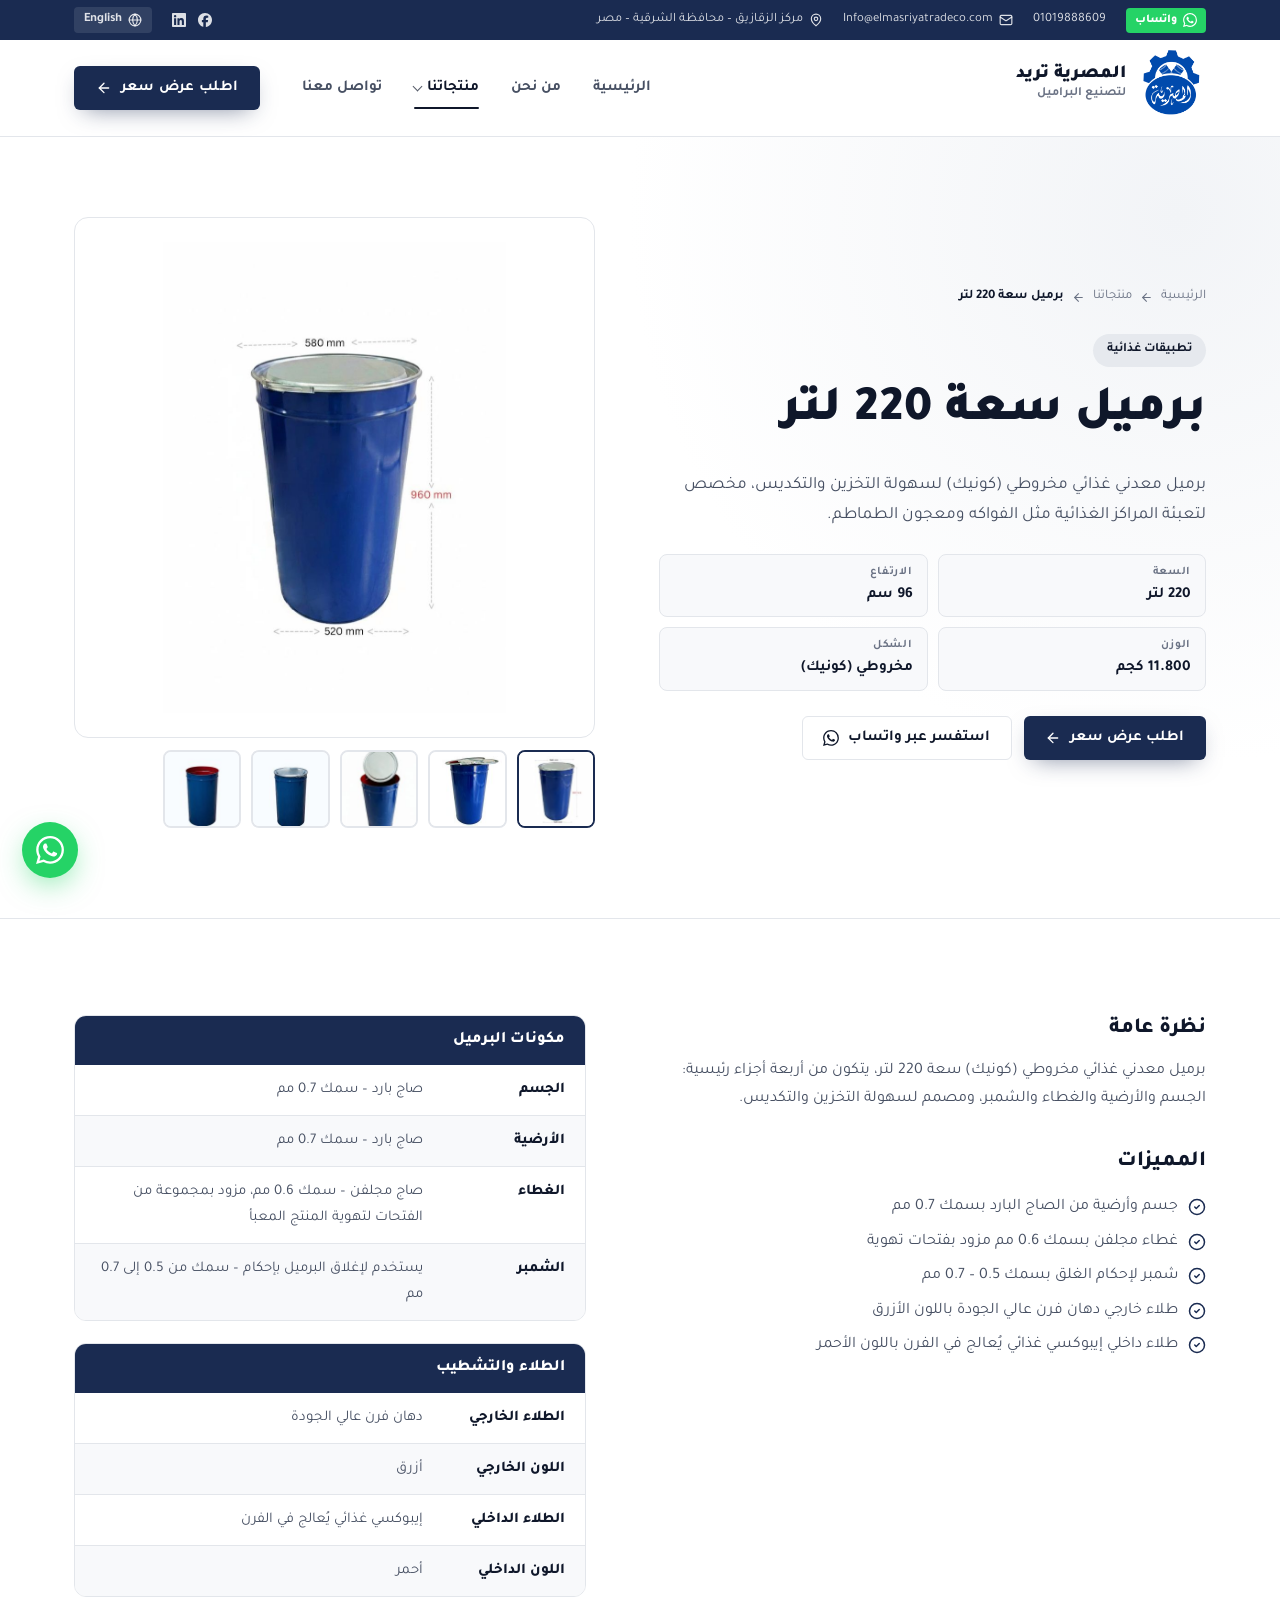
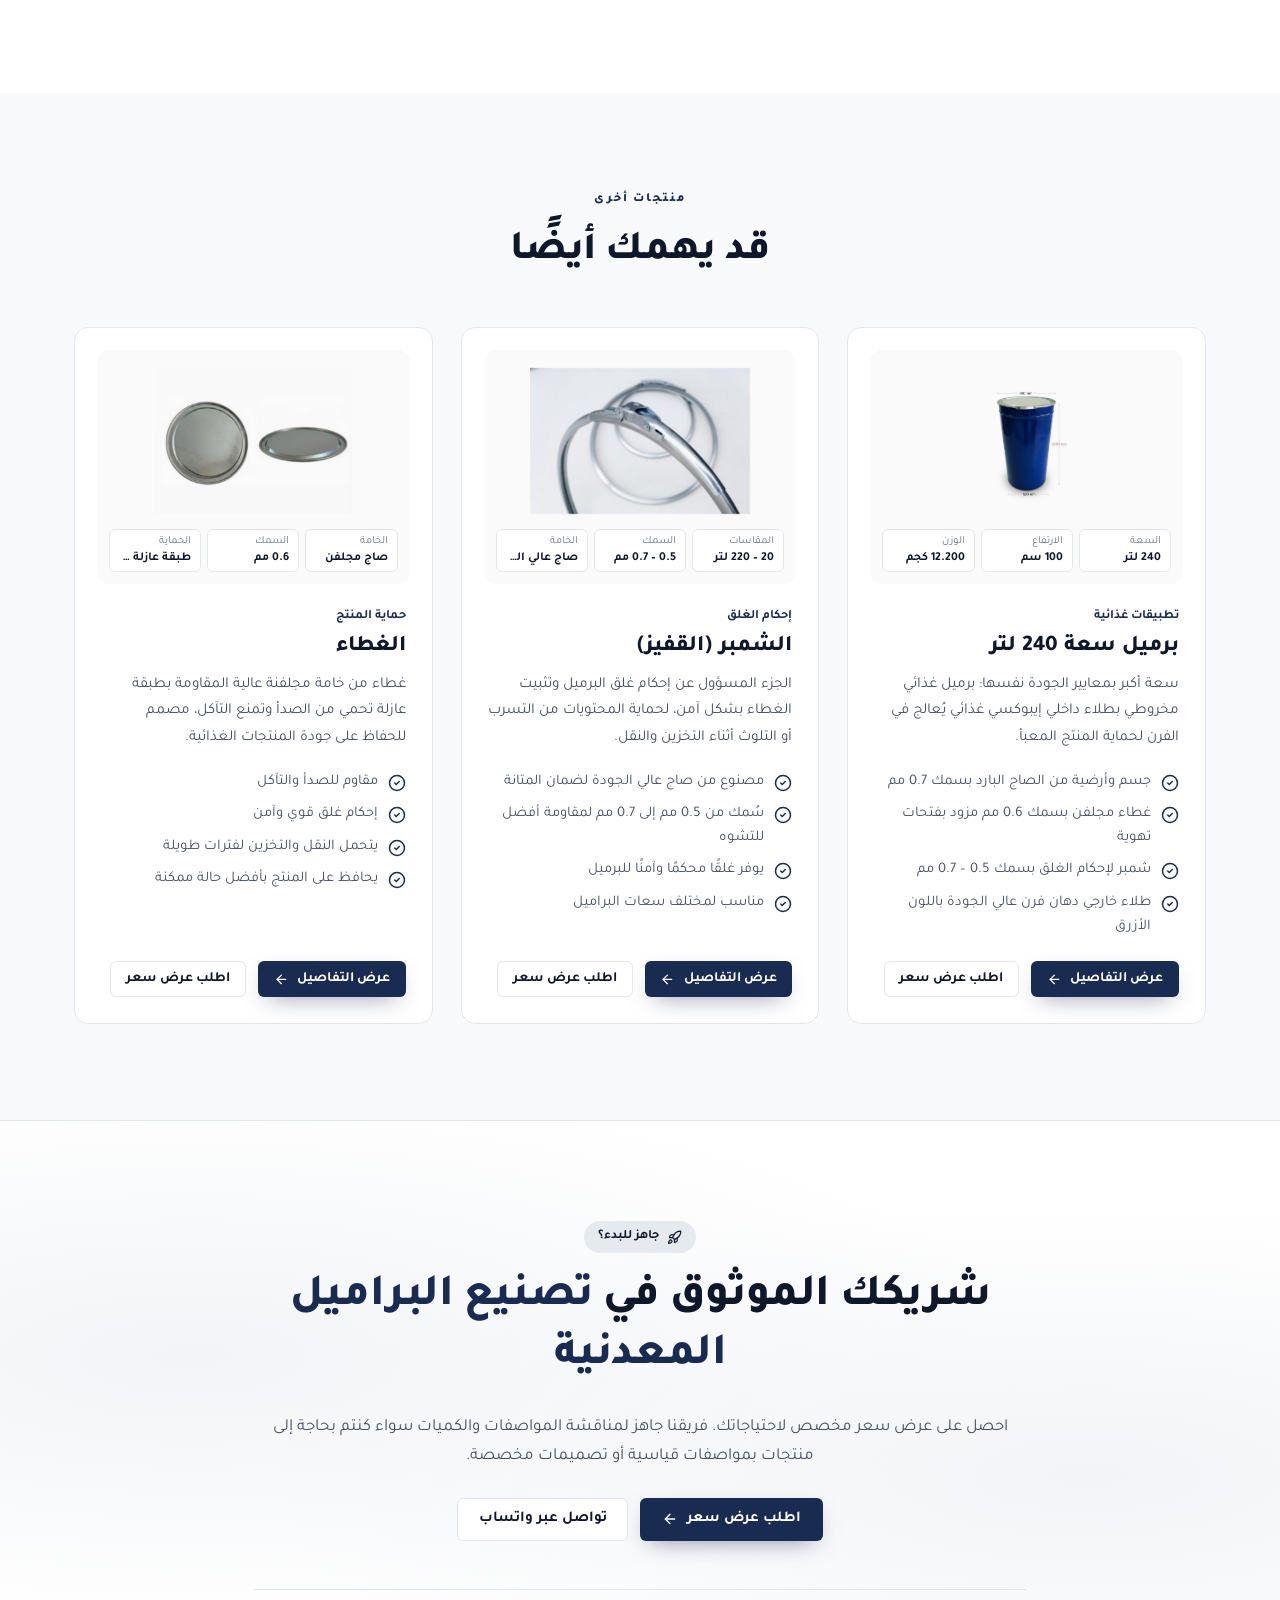
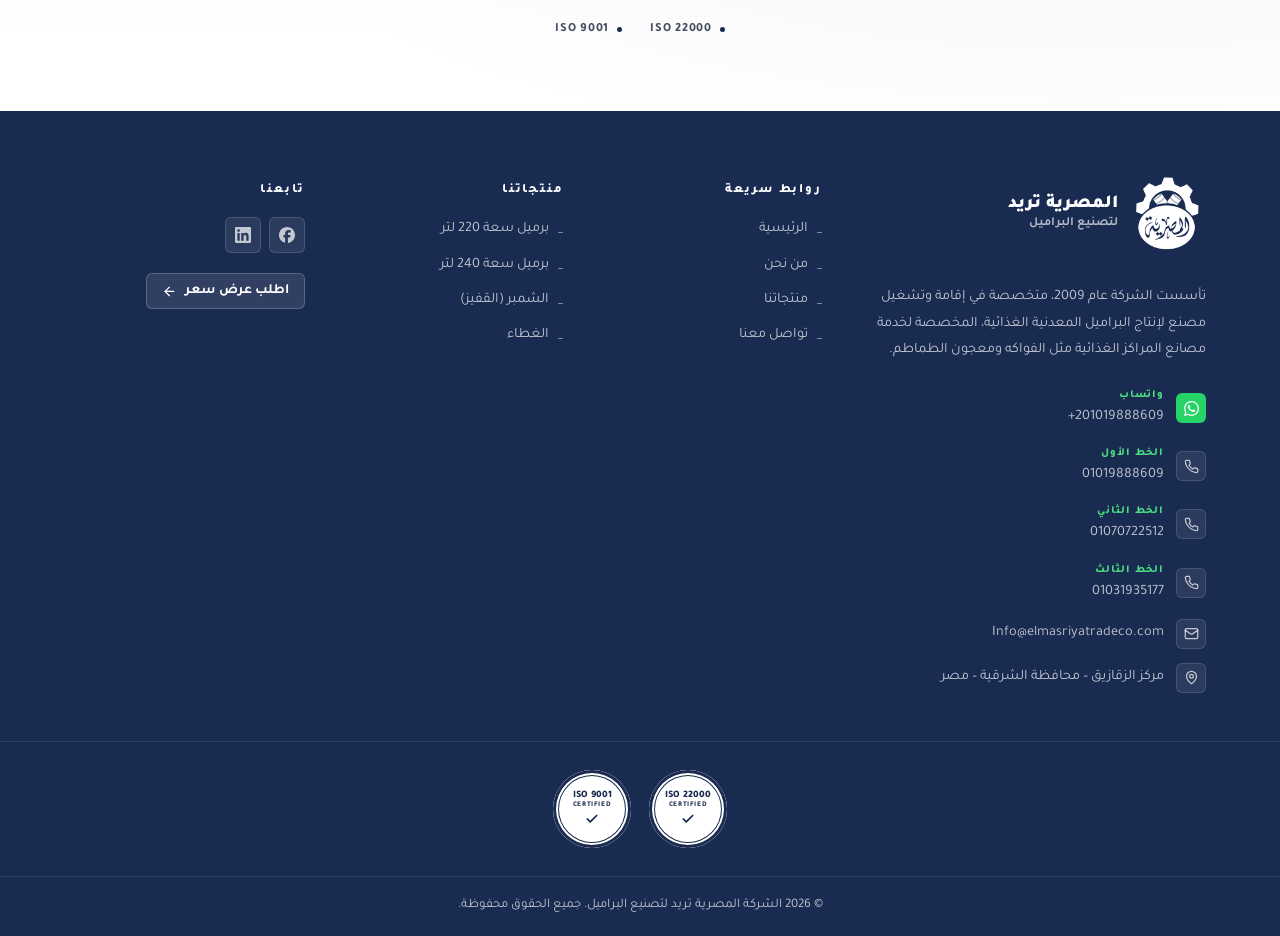
<file: product-barrel-220.before.html>
<!doctype html>
<html lang="ar" dir="rtl">
<head>
<meta charset="UTF-8">
<meta name="viewport" content="width=device-width, initial-scale=1">
<title>برميل سعة 220 لتر &#8211; المصرية تريد</title>
<meta name='robots' content='max-image-preview:large' />
<link rel='dns-prefetch' href='//fonts.googleapis.com' />
<meta name="theme-color" content="#1a2b51">
<link rel="icon" href="assets/img/logo.png">
<link rel='stylesheet' id='em-fonts-css' href='https://fonts.googleapis.com/css2?family=Tajawal:wght@300;400;500;700;800;900&#038;display=swap' media='all' />
<link rel='stylesheet' id='em-main-css' href='assets/css/main.css' media='all' />
<style id="em-main-inline-css">
:root{--primary:rgb(26 43 81);--primary-rgb:26 43 81;--green:rgb(31 122 69);--green-rgb:31 122 69;}
/*# sourceURL=em-main-inline-css */
</style>
<link rel="canonical" href="product-barrel-220.html" />
</head>
<body class="wp-singular em_product-template-default single single-em_product postid-8 wp-embed-responsive wp-theme-elmasriya">
<a class="skip-link" href="#main">تخطي إلى المحتوى</a>

<div class="site-top">
		<div class="topbar">
		<div class="container topbar-inner">
			<div class="topbar-start">
									<a class="tb-whatsapp" href="https://wa.me/201019888609" target="_blank" rel="noopener"><svg class="ico" viewBox="0 0 24 24" fill="currentColor" aria-hidden="true"><path d="M17.472 14.382c-.297-.149-1.758-.867-2.03-.967-.273-.099-.471-.148-.67.15-.197.297-.767.966-.94 1.164-.173.199-.347.223-.644.075-.297-.15-1.255-.463-2.39-1.475-.883-.788-1.48-1.761-1.653-2.059-.173-.297-.018-.458.13-.606.134-.133.298-.347.446-.52.149-.174.198-.298.298-.497.099-.198.05-.371-.025-.52-.075-.149-.669-1.612-.916-2.207-.242-.579-.487-.5-.669-.51-.173-.008-.371-.01-.57-.01-.198 0-.52.074-.792.372-.272.297-1.04 1.016-1.04 2.479 0 1.462 1.065 2.875 1.213 3.074.149.198 2.096 3.2 5.077 4.487.709.306 1.262.489 1.694.625.712.227 1.36.195 1.871.118.571-.085 1.758-.719 2.006-1.413.248-.694.248-1.289.173-1.413-.074-.124-.272-.198-.57-.347m-5.421 7.403h-.004a9.87 9.87 0 0 1-5.031-1.378l-.361-.214-3.741.982.998-3.648-.235-.374a9.86 9.86 0 0 1-1.51-5.26c.001-5.45 4.436-9.884 9.888-9.884 2.64 0 5.122 1.03 6.988 2.898a9.825 9.825 0 0 1 2.893 6.994c-.003 5.45-4.437 9.884-9.885 9.884m8.413-18.297A11.815 11.815 0 0 0 12.05 0C5.495 0 .16 5.335.157 11.892c0 2.096.547 4.142 1.588 5.945L.057 24l6.305-1.654a11.882 11.882 0 0 0 5.683 1.448h.005c6.554 0 11.89-5.335 11.893-11.893a11.821 11.821 0 0 0-3.48-8.413Z"/></svg>واتساب</a>
													<a href="tel:01019888609" dir="ltr">01019888609</a>
													<a href="mailto:Info@elmasriyatradeco.com"><svg class="ico" viewBox="0 0 24 24" fill="none" stroke="currentColor" stroke-width="2" stroke-linecap="round" stroke-linejoin="round" aria-hidden="true"><rect width="20" height="16" x="2" y="4" rx="2"/><path d="m22 7-8.97 5.7a1.94 1.94 0 0 1-2.06 0L2 7"/></svg>Info@elmasriyatradeco.com</a>
													<span class="tb-hide-md"><svg class="ico" viewBox="0 0 24 24" fill="none" stroke="currentColor" stroke-width="2" stroke-linecap="round" stroke-linejoin="round" aria-hidden="true"><path d="M20 10c0 6-8 12-8 12s-8-6-8-12a8 8 0 0 1 16 0Z"/><circle cx="12" cy="10" r="3"/></svg>مركز الزقازيق – محافظة الشرقية – مصر</span>
							</div>
			<div class="topbar-end">
				<span class="tb-socials"><a href="https://www.facebook.com/profile.php?id=61586307887075" target="_blank" rel="noopener" aria-label="فيسبوك"><svg class="ico" viewBox="0 0 24 24" fill="currentColor" aria-hidden="true"><path d="M9.101 23.691v-7.98H6.627v-3.667h2.474v-1.58c0-4.085 1.848-5.978 5.858-5.978.401 0 .955.042 1.468.103a8.68 8.68 0 0 1 1.141.195v3.325a8.623 8.623 0 0 0-.653-.036 26.805 26.805 0 0 0-.733-.009c-.707 0-1.259.096-1.675.309a1.686 1.686 0 0 0-.679.622c-.258.42-.374.995-.374 1.752v1.297h3.919l-.386 2.103-.287 1.564h-3.246v8.245C19.396 23.238 24 18.179 24 12.044c0-6.627-5.373-12-12-12s-12 5.373-12 12c0 5.628 3.874 10.35 9.101 11.647Z"/></svg></a><a href="https://www.linkedin.com/in/elmasriya-trade-8787613b3/" target="_blank" rel="noopener" aria-label="لينكد إن"><svg class="ico" viewBox="0 0 24 24" fill="currentColor" aria-hidden="true"><path d="M20.447 20.452h-3.554v-5.569c0-1.328-.027-3.037-1.852-3.037-1.853 0-2.136 1.445-2.136 2.939v5.667H9.351V9h3.414v1.561h.046c.477-.9 1.637-1.85 3.37-1.85 3.601 0 4.267 2.37 4.267 5.455v6.286zM5.337 7.433a2.062 2.062 0 0 1-2.063-2.065 2.064 2.064 0 1 1 2.063 2.065zm1.782 13.019H3.555V9h3.564v11.452zM22.225 0H1.771C.792 0 0 .774 0 1.729v20.542C0 23.227.792 24 1.771 24h20.451C23.2 24 24 23.227 24 22.271V1.729C24 .774 23.2 0 22.222 0h.003z"/></svg></a></span>
									<a class="tb-lang" href="#"><svg class="ico" viewBox="0 0 24 24" fill="none" stroke="currentColor" stroke-width="2" stroke-linecap="round" stroke-linejoin="round" aria-hidden="true"><circle cx="12" cy="12" r="10"/><path d="M12 2a14.5 14.5 0 0 0 0 20 14.5 14.5 0 0 0 0-20"/><path d="M2 12h20"/></svg>English</a>
							</div>
		</div>
	</div>
	
	<header class="site-header" id="site-header">
		<div class="container header-inner">
			<div class="brand-wrap">
				<span class="brand-dark"><a class="brand" href="index.html"><img src="assets/img/logo.png" alt="المصرية تريد" class="brand-logo"><span class="brand-text"><strong>المصرية تريد</strong><small>لتصنيع البراميل</small></span></a></span>
				<span class="brand-light"><a class="brand" href="index.html"><img src="assets/img/logo-white.png" alt="المصرية تريد" class="brand-logo"><span class="brand-text"><strong>المصرية تريد</strong><small>لتصنيع البراميل</small></span></a></span>
			</div>
			<nav class="main-nav" id="main-nav" aria-label="القائمة الرئيسية">
				<ul id="menu-%d8%a7%d9%84%d9%82%d8%a7%d8%a6%d9%85%d8%a9-%d8%a7%d9%84%d8%b1%d8%a6%d9%8a%d8%b3%d9%8a%d8%a9" class="nav-menu"><li id="menu-item-32" class="menu-item menu-item-type-post_type menu-item-object-page menu-item-home menu-item-32"><a href="index.html">الرئيسية</a></li>
<li id="menu-item-33" class="menu-item menu-item-type-post_type menu-item-object-page menu-item-33"><a href="about.html">من نحن</a></li>
<li id="menu-item-34" class="menu-item menu-item-type-post_type menu-item-object-page current-menu-ancestor current-menu-parent current_page_parent current_page_ancestor menu-item-has-children menu-item-34"><a href="products.html">منتجاتنا</a>
<ul class="sub-menu">
	<li id="menu-item-35" class="menu-item menu-item-type-post_type menu-item-object-em_product current-menu-item menu-item-35"><a href="product-barrel-220.html" aria-current="page">برميل سعة 220 لتر</a></li>
	<li id="menu-item-36" class="menu-item menu-item-type-post_type menu-item-object-em_product menu-item-36"><a href="product-barrel-240.html">برميل سعة 240 لتر</a></li>
	<li id="menu-item-37" class="menu-item menu-item-type-post_type menu-item-object-em_product menu-item-37"><a href="product-chamber.html">الشمبر (القفيز)</a></li>
	<li id="menu-item-38" class="menu-item menu-item-type-post_type menu-item-object-em_product menu-item-38"><a href="product-lid.html">الغطاء</a></li>
</ul>
</li>
<li id="menu-item-39" class="menu-item menu-item-type-post_type menu-item-object-page menu-item-39"><a href="contact.html">تواصل معنا</a></li>
</ul>				<a class="btn btn-primary nav-cta-mobile" href="contact.html"><span>اطلب عرض سعر</span><svg class="ico" viewBox="0 0 24 24" fill="none" stroke="currentColor" stroke-width="2" stroke-linecap="round" stroke-linejoin="round" aria-hidden="true"><path d="m12 19-7-7 7-7"/><path d="M19 12H5"/></svg></a>			</nav>
			<div class="header-actions">
				<a class="btn btn-primary btn-upper header-cta" href="contact.html"><span>اطلب عرض سعر</span><svg class="ico" viewBox="0 0 24 24" fill="none" stroke="currentColor" stroke-width="2" stroke-linecap="round" stroke-linejoin="round" aria-hidden="true"><path d="m12 19-7-7 7-7"/><path d="M19 12H5"/></svg></a>				<button class="nav-toggle" type="button" aria-controls="main-nav" aria-expanded="false" aria-label="القائمة">
					<svg class="ico i-open" viewBox="0 0 24 24" fill="none" stroke="currentColor" stroke-width="2" stroke-linecap="round" stroke-linejoin="round" aria-hidden="true"><path d="M4 6h16M4 12h16M4 18h16"/></svg><svg class="ico i-close" viewBox="0 0 24 24" fill="none" stroke="currentColor" stroke-width="2" stroke-linecap="round" stroke-linejoin="round" aria-hidden="true"><path d="M18 6 6 18M6 6l12 12"/></svg>				</button>
			</div>
		</div>
	</header>
</div>
<main id="main" class="site-main">
<section class="page-hero-split product-hero">
	<div class="container phs-grid">
		<div class="phs-text reveal">
			<nav class="breadcrumb" aria-label="مسار التنقل"><a href="index.html">الرئيسية</a><svg class="ico" viewBox="0 0 24 24" fill="none" stroke="currentColor" stroke-width="2" stroke-linecap="round" stroke-linejoin="round" aria-hidden="true"><path d="m12 19-7-7 7-7"/><path d="M19 12H5"/></svg><a href="products.html">منتجاتنا</a><svg class="ico" viewBox="0 0 24 24" fill="none" stroke="currentColor" stroke-width="2" stroke-linecap="round" stroke-linejoin="round" aria-hidden="true"><path d="m12 19-7-7 7-7"/><path d="M19 12H5"/></svg><span>برميل سعة 220 لتر</span></nav>			<span class="pill">تطبيقات غذائية</span>			<h1>برميل سعة 220 لتر</h1>
			<p class="lead">برميل معدني غذائي مخروطي (كونيك) لسهولة التخزين والتكديس، مخصص لتعبئة المراكز الغذائية مثل الفواكه ومعجون الطماطم.</p>
						<div class="spec-grid">
				<div class="spec"><small>السعة</small><b>220 لتر</b></div><div class="spec"><small>الارتفاع</small><b>96 سم</b></div><div class="spec"><small>الوزن</small><b>11.800 كجم</b></div><div class="spec"><small>الشكل</small><b>مخروطي (كونيك)</b></div>			</div>
						<div class="btn-row">
				<a class="btn btn-primary" href="contact.html?product=%D8%A8%D8%B1%D9%85%D9%8A%D9%84%20%D8%B3%D8%B9%D8%A9%20220%20%D9%84%D8%AA%D8%B1#quote-form"><span>اطلب عرض سعر</span><svg class="ico" viewBox="0 0 24 24" fill="none" stroke="currentColor" stroke-width="2" stroke-linecap="round" stroke-linejoin="round" aria-hidden="true"><path d="m12 19-7-7 7-7"/><path d="M19 12H5"/></svg></a>				<a class="btn btn-outline" href="https://wa.me/201019888609?text=%D8%A7%D8%B3%D8%AA%D9%81%D8%B3%D8%A7%D8%B1%20%D8%B9%D9%86%3A%20%D8%A8%D8%B1%D9%85%D9%8A%D9%84%20%D8%B3%D8%B9%D8%A9%20220%20%D9%84%D8%AA%D8%B1" target="_blank" rel="noopener"><span>استفسر عبر واتساب</span><svg class="ico" viewBox="0 0 24 24" fill="currentColor" aria-hidden="true"><path d="M17.472 14.382c-.297-.149-1.758-.867-2.03-.967-.273-.099-.471-.148-.67.15-.197.297-.767.966-.94 1.164-.173.199-.347.223-.644.075-.297-.15-1.255-.463-2.39-1.475-.883-.788-1.48-1.761-1.653-2.059-.173-.297-.018-.458.13-.606.134-.133.298-.347.446-.52.149-.174.198-.298.298-.497.099-.198.05-.371-.025-.52-.075-.149-.669-1.612-.916-2.207-.242-.579-.487-.5-.669-.51-.173-.008-.371-.01-.57-.01-.198 0-.52.074-.792.372-.272.297-1.04 1.016-1.04 2.479 0 1.462 1.065 2.875 1.213 3.074.149.198 2.096 3.2 5.077 4.487.709.306 1.262.489 1.694.625.712.227 1.36.195 1.871.118.571-.085 1.758-.719 2.006-1.413.248-.694.248-1.289.173-1.413-.074-.124-.272-.198-.57-.347m-5.421 7.403h-.004a9.87 9.87 0 0 1-5.031-1.378l-.361-.214-3.741.982.998-3.648-.235-.374a9.86 9.86 0 0 1-1.51-5.26c.001-5.45 4.436-9.884 9.888-9.884 2.64 0 5.122 1.03 6.988 2.898a9.825 9.825 0 0 1 2.893 6.994c-.003 5.45-4.437 9.884-9.885 9.884m8.413-18.297A11.815 11.815 0 0 0 12.05 0C5.495 0 .16 5.335.157 11.892c0 2.096.547 4.142 1.588 5.945L.057 24l6.305-1.654a11.882 11.882 0 0 0 5.683 1.448h.005c6.554 0 11.89-5.335 11.893-11.893a11.821 11.821 0 0 0-3.48-8.413Z"/></svg></a>			</div>
		</div>
		<div class="product-gallery reveal" data-gallery>
						<a class="pg-main" href="uploads/2026/11/elmasriya-barrel-220.jpg"><img src="uploads/2026/11/elmasriya-barrel-220-747x1024.jpg" alt="برميل سعة 220 لتر"></a>
								<div class="pg-thumbs">
										<button type="button" class="pg-thumb is-active" data-full="uploads/2026/11/elmasriya-barrel-220.jpg" data-large="uploads/2026/11/elmasriya-barrel-220-747x1024.jpg"><img src="uploads/2026/11/elmasriya-barrel-220-150x150.jpg" alt="" loading="lazy" decoding="async"></button>
										<button type="button" class="pg-thumb" data-full="uploads/2026/11/elmasriya-barrel-g1.jpg" data-large="uploads/2026/11/elmasriya-barrel-g1-747x1024.jpg"><img src="uploads/2026/11/elmasriya-barrel-g1-150x150.jpg" alt="" loading="lazy" decoding="async"></button>
										<button type="button" class="pg-thumb" data-full="uploads/2026/11/elmasriya-barrel-g2.jpg" data-large="uploads/2026/11/elmasriya-barrel-g2-747x1024.jpg"><img src="uploads/2026/11/elmasriya-barrel-g2-150x150.jpg" alt="" loading="lazy" decoding="async"></button>
										<button type="button" class="pg-thumb" data-full="uploads/2026/11/elmasriya-barrel-g3.jpg" data-large="uploads/2026/11/elmasriya-barrel-g3-736x1024.jpg"><img src="uploads/2026/11/elmasriya-barrel-g3-150x150.jpg" alt="" loading="lazy" decoding="async"></button>
										<button type="button" class="pg-thumb" data-full="uploads/2026/11/elmasriya-barrel-g4.jpg" data-large="uploads/2026/11/elmasriya-barrel-g4-731x1024.jpg"><img src="uploads/2026/11/elmasriya-barrel-g4-150x150.jpg" alt="" loading="lazy" decoding="async"></button>
									</div>
									</div>
	</div>
</section>

<section class="section bordered-top">
	<div class="container product-detail-grid">
		<div class="reveal">
						<h2 class="h3">نظرة عامة</h2>
			<div class="prose"><p>برميل معدني غذائي مخروطي (كونيك) سعة 220 لتر، يتكون من أربعة أجزاء رئيسية: الجسم والأرضية والغطاء والشمبر، ومصمم لسهولة التخزين والتكديس.</p>
</div>
									<h2 class="h3">المميزات</h2>
			<ul class="checklist lg">
				<li><svg class="ico" viewBox="0 0 24 24" fill="none" stroke="currentColor" stroke-width="2" stroke-linecap="round" stroke-linejoin="round" aria-hidden="true"><circle cx="12" cy="12" r="10"/><path d="m9 12 2 2 4-4"/></svg>جسم وأرضية من الصاج البارد بسمك 0.7 مم</li><li><svg class="ico" viewBox="0 0 24 24" fill="none" stroke="currentColor" stroke-width="2" stroke-linecap="round" stroke-linejoin="round" aria-hidden="true"><circle cx="12" cy="12" r="10"/><path d="m9 12 2 2 4-4"/></svg>غطاء مجلفن بسمك 0.6 مم مزود بفتحات تهوية</li><li><svg class="ico" viewBox="0 0 24 24" fill="none" stroke="currentColor" stroke-width="2" stroke-linecap="round" stroke-linejoin="round" aria-hidden="true"><circle cx="12" cy="12" r="10"/><path d="m9 12 2 2 4-4"/></svg>شمبر لإحكام الغلق بسمك 0.5 – 0.7 مم</li><li><svg class="ico" viewBox="0 0 24 24" fill="none" stroke="currentColor" stroke-width="2" stroke-linecap="round" stroke-linejoin="round" aria-hidden="true"><circle cx="12" cy="12" r="10"/><path d="m9 12 2 2 4-4"/></svg>طلاء خارجي دهان فرن عالي الجودة باللون الأزرق</li><li><svg class="ico" viewBox="0 0 24 24" fill="none" stroke="currentColor" stroke-width="2" stroke-linecap="round" stroke-linejoin="round" aria-hidden="true"><circle cx="12" cy="12" r="10"/><path d="m9 12 2 2 4-4"/></svg>طلاء داخلي إيبوكسي غذائي يُعالج في الفرن باللون الأحمر</li>			</ul>
					</div>
		<div class="detail-tables reveal">
										<div class="detail-table">
				<h3>مكونات البرميل</h3>
				<dl>
																	<div><dt>الجسم</dt><dd>صاج بارد – سمك 0.7 مم</dd></div>
																	<div><dt>الأرضية</dt><dd>صاج بارد – سمك 0.7 مم</dd></div>
																	<div><dt>الغطاء</dt><dd>صاج مجلفن – سمك 0.6 مم، مزود بمجموعة من الفتحات لتهوية المنتج المعبأ</dd></div>
																	<div><dt>الشمبر</dt><dd>يستخدم لإغلاق البرميل بإحكام – سمك من 0.5 إلى 0.7 مم</dd></div>
									</dl>
			</div>
										<div class="detail-table">
				<h3>الطلاء والتشطيب</h3>
				<dl>
																	<div><dt>الطلاء الخارجي</dt><dd>دهان فرن عالي الجودة</dd></div>
																	<div><dt>اللون الخارجي</dt><dd>أزرق</dd></div>
																	<div><dt>الطلاء الداخلي</dt><dd>إيبوكسي غذائي يُعالج في الفرن</dd></div>
																	<div><dt>اللون الداخلي</dt><dd>أحمر</dd></div>
									</dl>
			</div>
					</div>
	</div>
</section>

		<section class="section section-grey">
	<div class="container">
		<div class="section-head center reveal"><p class="eyebrow">منتجات أخرى</p><h2>قد يهمك أيضًا</h2></div>		<div class="product-grid cols-3">
							<article class="product-card reveal">
	<a class="pc-media" href="product-barrel-240.html">
		<img width="511" height="700" src="uploads/2026/11/elmasriya-barrel-240-511x700.jpg" class=" wp-post-image" alt="" loading="lazy" decoding="async" srcset="uploads/2026/11/elmasriya-barrel-240-511x700.jpg 511w, uploads/2026/11/elmasriya-barrel-240-219x300.jpg 219w, uploads/2026/11/elmasriya-barrel-240-747x1024.jpg 747w, uploads/2026/11/elmasriya-barrel-240-768x1052.jpg 768w, uploads/2026/11/elmasriya-barrel-240.jpg 864w" sizes="auto, (max-width: 511px) 100vw, 511px" />				<div class="pc-chips">
							<span><small>السعة</small><b>240 لتر</b></span>
							<span><small>الارتفاع</small><b>100 سم</b></span>
							<span><small>الوزن</small><b>12.200 كجم</b></span>
					</div>
			</a>
	<div class="pc-body">
		<p class="pc-cat">تطبيقات غذائية</p>		<h3><a href="product-barrel-240.html">برميل سعة 240 لتر</a></h3>
		<p class="pc-desc">سعة أكبر بمعايير الجودة نفسها: برميل غذائي مخروطي بطلاء داخلي إيبوكسي غذائي يُعالج في الفرن لحماية المنتج المعبأ.</p>
				<ul class="checklist">
			<li><svg class="ico" viewBox="0 0 24 24" fill="none" stroke="currentColor" stroke-width="2" stroke-linecap="round" stroke-linejoin="round" aria-hidden="true"><circle cx="12" cy="12" r="10"/><path d="m9 12 2 2 4-4"/></svg>جسم وأرضية من الصاج البارد بسمك 0.7 مم</li><li><svg class="ico" viewBox="0 0 24 24" fill="none" stroke="currentColor" stroke-width="2" stroke-linecap="round" stroke-linejoin="round" aria-hidden="true"><circle cx="12" cy="12" r="10"/><path d="m9 12 2 2 4-4"/></svg>غطاء مجلفن بسمك 0.6 مم مزود بفتحات تهوية</li><li><svg class="ico" viewBox="0 0 24 24" fill="none" stroke="currentColor" stroke-width="2" stroke-linecap="round" stroke-linejoin="round" aria-hidden="true"><circle cx="12" cy="12" r="10"/><path d="m9 12 2 2 4-4"/></svg>شمبر لإحكام الغلق بسمك 0.5 – 0.7 مم</li><li><svg class="ico" viewBox="0 0 24 24" fill="none" stroke="currentColor" stroke-width="2" stroke-linecap="round" stroke-linejoin="round" aria-hidden="true"><circle cx="12" cy="12" r="10"/><path d="m9 12 2 2 4-4"/></svg>طلاء خارجي دهان فرن عالي الجودة باللون الأزرق</li>		</ul>
				<div class="btn-row">
			<a class="btn btn-primary btn-sm" href="product-barrel-240.html"><span>عرض التفاصيل</span><svg class="ico" viewBox="0 0 24 24" fill="none" stroke="currentColor" stroke-width="2" stroke-linecap="round" stroke-linejoin="round" aria-hidden="true"><path d="m12 19-7-7 7-7"/><path d="M19 12H5"/></svg></a>			<a class="btn btn-outline btn-sm" href="contact.html?product=%D8%A8%D8%B1%D9%85%D9%8A%D9%84%20%D8%B3%D8%B9%D8%A9%20240%20%D9%84%D8%AA%D8%B1#quote-form"><span>اطلب عرض سعر</span></a>		</div>
	</div>
</article>
							<article class="product-card reveal">
	<a class="pc-media" href="product-chamber.html">
		<img width="900" height="600" src="uploads/2026/11/elmasriya-chamber-g4-900x600.jpg" class=" wp-post-image" alt="" loading="lazy" decoding="async" srcset="uploads/2026/11/elmasriya-chamber-g4-900x600.jpg 900w, uploads/2026/11/elmasriya-chamber-g4-300x200.jpg 300w, uploads/2026/11/elmasriya-chamber-g4-768x512.jpg 768w, uploads/2026/11/elmasriya-chamber-g4.jpg 1000w" sizes="auto, (max-width: 900px) 100vw, 900px" />				<div class="pc-chips">
							<span><small>المقاسات</small><b>20 – 220 لتر</b></span>
							<span><small>السمك</small><b>0.5 – 0.7 مم</b></span>
							<span><small>الخامة</small><b>صاج عالي الجودة</b></span>
					</div>
			</a>
	<div class="pc-body">
		<p class="pc-cat">إحكام الغلق</p>		<h3><a href="product-chamber.html">الشمبر (القفيز)</a></h3>
		<p class="pc-desc">الجزء المسؤول عن إحكام غلق البرميل وتثبيت الغطاء بشكل آمن، لحماية المحتويات من التسرب أو التلوث أثناء التخزين والنقل.</p>
				<ul class="checklist">
			<li><svg class="ico" viewBox="0 0 24 24" fill="none" stroke="currentColor" stroke-width="2" stroke-linecap="round" stroke-linejoin="round" aria-hidden="true"><circle cx="12" cy="12" r="10"/><path d="m9 12 2 2 4-4"/></svg>مصنوع من صاج عالي الجودة لضمان المتانة</li><li><svg class="ico" viewBox="0 0 24 24" fill="none" stroke="currentColor" stroke-width="2" stroke-linecap="round" stroke-linejoin="round" aria-hidden="true"><circle cx="12" cy="12" r="10"/><path d="m9 12 2 2 4-4"/></svg>سُمك من 0.5 مم إلى 0.7 مم لمقاومة أفضل للتشوه</li><li><svg class="ico" viewBox="0 0 24 24" fill="none" stroke="currentColor" stroke-width="2" stroke-linecap="round" stroke-linejoin="round" aria-hidden="true"><circle cx="12" cy="12" r="10"/><path d="m9 12 2 2 4-4"/></svg>يوفر غلقًا محكمًا وآمنًا للبرميل</li><li><svg class="ico" viewBox="0 0 24 24" fill="none" stroke="currentColor" stroke-width="2" stroke-linecap="round" stroke-linejoin="round" aria-hidden="true"><circle cx="12" cy="12" r="10"/><path d="m9 12 2 2 4-4"/></svg>مناسب لمختلف سعات البراميل</li>		</ul>
				<div class="btn-row">
			<a class="btn btn-primary btn-sm" href="product-chamber.html"><span>عرض التفاصيل</span><svg class="ico" viewBox="0 0 24 24" fill="none" stroke="currentColor" stroke-width="2" stroke-linecap="round" stroke-linejoin="round" aria-hidden="true"><path d="m12 19-7-7 7-7"/><path d="M19 12H5"/></svg></a>			<a class="btn btn-outline btn-sm" href="contact.html?product=%D8%A7%D9%84%D8%B4%D9%85%D8%A8%D8%B1%20%28%D8%A7%D9%84%D9%82%D9%81%D9%8A%D8%B2%29#quote-form"><span>اطلب عرض سعر</span></a>		</div>
	</div>
</article>
							<article class="product-card reveal">
	<a class="pc-media" href="product-lid.html">
		<img width="900" height="662" src="uploads/2026/11/elmasriya-lids-thumb-900x662.jpg" class=" wp-post-image" alt="" loading="lazy" decoding="async" srcset="uploads/2026/11/elmasriya-lids-thumb-900x662.jpg 900w, uploads/2026/11/elmasriya-lids-thumb-300x221.jpg 300w, uploads/2026/11/elmasriya-lids-thumb-1024x754.jpg 1024w, uploads/2026/11/elmasriya-lids-thumb-768x565.jpg 768w, uploads/2026/11/elmasriya-lids-thumb.jpg 1110w" sizes="auto, (max-width: 900px) 100vw, 900px" />				<div class="pc-chips">
							<span><small>الخامة</small><b>صاج مجلفن</b></span>
							<span><small>السمك</small><b>0.6 مم</b></span>
							<span><small>الحماية</small><b>طبقة عازلة ضد الصدأ</b></span>
					</div>
			</a>
	<div class="pc-body">
		<p class="pc-cat">حماية المنتج</p>		<h3><a href="product-lid.html">الغطاء</a></h3>
		<p class="pc-desc">غطاء من خامة مجلفنة عالية المقاومة بطبقة عازلة تحمي من الصدأ وتمنع التآكل، مصمم للحفاظ على جودة المنتجات الغذائية.</p>
				<ul class="checklist">
			<li><svg class="ico" viewBox="0 0 24 24" fill="none" stroke="currentColor" stroke-width="2" stroke-linecap="round" stroke-linejoin="round" aria-hidden="true"><circle cx="12" cy="12" r="10"/><path d="m9 12 2 2 4-4"/></svg>مقاوم للصدأ والتآكل</li><li><svg class="ico" viewBox="0 0 24 24" fill="none" stroke="currentColor" stroke-width="2" stroke-linecap="round" stroke-linejoin="round" aria-hidden="true"><circle cx="12" cy="12" r="10"/><path d="m9 12 2 2 4-4"/></svg>إحكام غلق قوي وآمن</li><li><svg class="ico" viewBox="0 0 24 24" fill="none" stroke="currentColor" stroke-width="2" stroke-linecap="round" stroke-linejoin="round" aria-hidden="true"><circle cx="12" cy="12" r="10"/><path d="m9 12 2 2 4-4"/></svg>يتحمل النقل والتخزين لفترات طويلة</li><li><svg class="ico" viewBox="0 0 24 24" fill="none" stroke="currentColor" stroke-width="2" stroke-linecap="round" stroke-linejoin="round" aria-hidden="true"><circle cx="12" cy="12" r="10"/><path d="m9 12 2 2 4-4"/></svg>يحافظ على المنتج بأفضل حالة ممكنة</li>		</ul>
				<div class="btn-row">
			<a class="btn btn-primary btn-sm" href="product-lid.html"><span>عرض التفاصيل</span><svg class="ico" viewBox="0 0 24 24" fill="none" stroke="currentColor" stroke-width="2" stroke-linecap="round" stroke-linejoin="round" aria-hidden="true"><path d="m12 19-7-7 7-7"/><path d="M19 12H5"/></svg></a>			<a class="btn btn-outline btn-sm" href="contact.html?product=%D8%A7%D9%84%D8%BA%D8%B7%D8%A7%D8%A1#quote-form"><span>اطلب عرض سعر</span></a>		</div>
	</div>
</article>
					</div>
	</div>
</section>
	
	<section class="cta-section">
	<div class="container cta-inner reveal">
		<span class="pill"><svg class="ico" viewBox="0 0 24 24" fill="none" stroke="currentColor" stroke-width="2" stroke-linecap="round" stroke-linejoin="round" aria-hidden="true"><path d="M4.5 16.5c-1.5 1.26-2 5-2 5s3.74-.5 5-2c.71-.84.7-2.13-.09-2.91a2.18 2.18 0 0 0-2.91-.09z"/><path d="m12 15-3-3a22 22 0 0 1 2-3.95A12.88 12.88 0 0 1 22 2c0 2.72-.78 7.5-6 11a22.35 22.35 0 0 1-4 2z"/><path d="M9 12H4s.55-3.03 2-4c1.62-1.08 5 0 5 0"/><path d="M12 15v5s3.03-.55 4-2c1.08-1.62 0-5 0-5"/></svg>جاهز للبدء؟</span>		<h2>شريكك الموثوق في <span class="hl">تصنيع البراميل المعدنية</span></h2>
		<p class="lead">احصل على عرض سعر مخصص لاحتياجاتك. فريقنا جاهز لمناقشة المواصفات والكميات سواء كنتم بحاجة إلى منتجات بمواصفات قياسية أو تصميمات مخصصة.</p>		<div class="btn-row center">
			<a class="btn btn-primary" href="contact.html"><span>اطلب عرض سعر</span><svg class="ico" viewBox="0 0 24 24" fill="none" stroke="currentColor" stroke-width="2" stroke-linecap="round" stroke-linejoin="round" aria-hidden="true"><path d="m12 19-7-7 7-7"/><path d="M19 12H5"/></svg></a>			<a class="btn btn-outline" href="https://wa.me/201019888609" target="_blank" rel="noopener"><span>تواصل عبر واتساب</span></a>		</div>
						<ul class="cert-dots">
							<li>ISO 22000</li>							<li>ISO 9001</li>					</ul>
			</div>
</section>
</main>

<footer class="site-footer">
	<div class="container footer-grid">
		<div class="footer-brand">
			<a class="brand" href="index.html"><img src="assets/img/logo-white.png" alt="المصرية تريد" class="brand-logo"><span class="brand-text"><strong>المصرية تريد</strong><small>لتصنيع البراميل</small></span></a>			<p>تأسست الشركة عام 2009، متخصصة في إقامة وتشغيل مصنع لإنتاج البراميل المعدنية الغذائية، المخصصة لخدمة مصانع المراكز الغذائية مثل الفواكه ومعجون الطماطم.</p>
			<ul class="footer-contacts">
								<li><span class="fc-ico is-green"><svg class="ico" viewBox="0 0 24 24" fill="currentColor" aria-hidden="true"><path d="M17.472 14.382c-.297-.149-1.758-.867-2.03-.967-.273-.099-.471-.148-.67.15-.197.297-.767.966-.94 1.164-.173.199-.347.223-.644.075-.297-.15-1.255-.463-2.39-1.475-.883-.788-1.48-1.761-1.653-2.059-.173-.297-.018-.458.13-.606.134-.133.298-.347.446-.52.149-.174.198-.298.298-.497.099-.198.05-.371-.025-.52-.075-.149-.669-1.612-.916-2.207-.242-.579-.487-.5-.669-.51-.173-.008-.371-.01-.57-.01-.198 0-.52.074-.792.372-.272.297-1.04 1.016-1.04 2.479 0 1.462 1.065 2.875 1.213 3.074.149.198 2.096 3.2 5.077 4.487.709.306 1.262.489 1.694.625.712.227 1.36.195 1.871.118.571-.085 1.758-.719 2.006-1.413.248-.694.248-1.289.173-1.413-.074-.124-.272-.198-.57-.347m-5.421 7.403h-.004a9.87 9.87 0 0 1-5.031-1.378l-.361-.214-3.741.982.998-3.648-.235-.374a9.86 9.86 0 0 1-1.51-5.26c.001-5.45 4.436-9.884 9.888-9.884 2.64 0 5.122 1.03 6.988 2.898a9.825 9.825 0 0 1 2.893 6.994c-.003 5.45-4.437 9.884-9.885 9.884m8.413-18.297A11.815 11.815 0 0 0 12.05 0C5.495 0 .16 5.335.157 11.892c0 2.096.547 4.142 1.588 5.945L.057 24l6.305-1.654a11.882 11.882 0 0 0 5.683 1.448h.005c6.554 0 11.89-5.335 11.893-11.893a11.821 11.821 0 0 0-3.48-8.413Z"/></svg></span><div><small>واتساب</small><a href="https://wa.me/201019888609" target="_blank" rel="noopener" dir="ltr">+201019888609</a></div></li>
																	<li><span class="fc-ico"><svg class="ico" viewBox="0 0 24 24" fill="none" stroke="currentColor" stroke-width="2" stroke-linecap="round" stroke-linejoin="round" aria-hidden="true"><path d="M22 16.92v3a2 2 0 0 1-2.18 2 19.79 19.79 0 0 1-8.63-3.07 19.5 19.5 0 0 1-6-6 19.79 19.79 0 0 1-3.07-8.67A2 2 0 0 1 4.11 2h3a2 2 0 0 1 2 1.72 12.84 12.84 0 0 0 .7 2.81 2 2 0 0 1-.45 2.11L8.09 9.91a16 16 0 0 0 6 6l1.27-1.27a2 2 0 0 1 2.11-.45 12.84 12.84 0 0 0 2.81.7A2 2 0 0 1 22 16.92z"/></svg></span><div><small>الخط الأول</small><a href="tel:01019888609" dir="ltr">01019888609</a></div></li>
													<li><span class="fc-ico"><svg class="ico" viewBox="0 0 24 24" fill="none" stroke="currentColor" stroke-width="2" stroke-linecap="round" stroke-linejoin="round" aria-hidden="true"><path d="M22 16.92v3a2 2 0 0 1-2.18 2 19.79 19.79 0 0 1-8.63-3.07 19.5 19.5 0 0 1-6-6 19.79 19.79 0 0 1-3.07-8.67A2 2 0 0 1 4.11 2h3a2 2 0 0 1 2 1.72 12.84 12.84 0 0 0 .7 2.81 2 2 0 0 1-.45 2.11L8.09 9.91a16 16 0 0 0 6 6l1.27-1.27a2 2 0 0 1 2.11-.45 12.84 12.84 0 0 0 2.81.7A2 2 0 0 1 22 16.92z"/></svg></span><div><small>الخط الثاني</small><a href="tel:01070722512" dir="ltr">01070722512</a></div></li>
													<li><span class="fc-ico"><svg class="ico" viewBox="0 0 24 24" fill="none" stroke="currentColor" stroke-width="2" stroke-linecap="round" stroke-linejoin="round" aria-hidden="true"><path d="M22 16.92v3a2 2 0 0 1-2.18 2 19.79 19.79 0 0 1-8.63-3.07 19.5 19.5 0 0 1-6-6 19.79 19.79 0 0 1-3.07-8.67A2 2 0 0 1 4.11 2h3a2 2 0 0 1 2 1.72 12.84 12.84 0 0 0 .7 2.81 2 2 0 0 1-.45 2.11L8.09 9.91a16 16 0 0 0 6 6l1.27-1.27a2 2 0 0 1 2.11-.45 12.84 12.84 0 0 0 2.81.7A2 2 0 0 1 22 16.92z"/></svg></span><div><small>الخط الثالث</small><a href="tel:01031935177" dir="ltr">01031935177</a></div></li>
												<li><span class="fc-ico"><svg class="ico" viewBox="0 0 24 24" fill="none" stroke="currentColor" stroke-width="2" stroke-linecap="round" stroke-linejoin="round" aria-hidden="true"><rect width="20" height="16" x="2" y="4" rx="2"/><path d="m22 7-8.97 5.7a1.94 1.94 0 0 1-2.06 0L2 7"/></svg></span><a href="mailto:Info@elmasriyatradeco.com">Info@elmasriyatradeco.com</a></li>
												<li><span class="fc-ico"><svg class="ico" viewBox="0 0 24 24" fill="none" stroke="currentColor" stroke-width="2" stroke-linecap="round" stroke-linejoin="round" aria-hidden="true"><path d="M20 10c0 6-8 12-8 12s-8-6-8-12a8 8 0 0 1 16 0Z"/><circle cx="12" cy="10" r="3"/></svg></span><span>مركز الزقازيق – محافظة الشرقية – مصر</span></li>
							</ul>
		</div>

		<div class="footer-col">
			<h4>روابط سريعة</h4>
			<ul id="menu-%d8%a7%d9%84%d9%82%d8%a7%d8%a6%d9%85%d8%a9-%d8%a7%d9%84%d8%b1%d8%a6%d9%8a%d8%b3%d9%8a%d8%a9-1" class="footer-links"><li class="menu-item menu-item-type-post_type menu-item-object-page menu-item-home menu-item-32"><a href="index.html">الرئيسية</a></li>
<li class="menu-item menu-item-type-post_type menu-item-object-page menu-item-33"><a href="about.html">من نحن</a></li>
<li class="menu-item menu-item-type-post_type menu-item-object-page current-menu-ancestor current-menu-parent current_page_parent current_page_ancestor menu-item-34"><a href="products.html">منتجاتنا</a></li>
<li class="menu-item menu-item-type-post_type menu-item-object-page menu-item-39"><a href="contact.html">تواصل معنا</a></li>
</ul>		</div>

		<div class="footer-col">
			<h4>منتجاتنا</h4>
			<ul class="footer-links">
								<li><a href="product-barrel-220.html">برميل سعة 220 لتر</a></li>
								<li><a href="product-barrel-240.html">برميل سعة 240 لتر</a></li>
								<li><a href="product-chamber.html">الشمبر (القفيز)</a></li>
								<li><a href="product-lid.html">الغطاء</a></li>
							</ul>
		</div>

		<div class="footer-col">
			<h4>تابعنا</h4>
			<div class="footer-socials"><a href="https://www.facebook.com/profile.php?id=61586307887075" target="_blank" rel="noopener" aria-label="فيسبوك"><svg class="ico" viewBox="0 0 24 24" fill="currentColor" aria-hidden="true"><path d="M9.101 23.691v-7.98H6.627v-3.667h2.474v-1.58c0-4.085 1.848-5.978 5.858-5.978.401 0 .955.042 1.468.103a8.68 8.68 0 0 1 1.141.195v3.325a8.623 8.623 0 0 0-.653-.036 26.805 26.805 0 0 0-.733-.009c-.707 0-1.259.096-1.675.309a1.686 1.686 0 0 0-.679.622c-.258.42-.374.995-.374 1.752v1.297h3.919l-.386 2.103-.287 1.564h-3.246v8.245C19.396 23.238 24 18.179 24 12.044c0-6.627-5.373-12-12-12s-12 5.373-12 12c0 5.628 3.874 10.35 9.101 11.647Z"/></svg></a><a href="https://www.linkedin.com/in/elmasriya-trade-8787613b3/" target="_blank" rel="noopener" aria-label="لينكد إن"><svg class="ico" viewBox="0 0 24 24" fill="currentColor" aria-hidden="true"><path d="M20.447 20.452h-3.554v-5.569c0-1.328-.027-3.037-1.852-3.037-1.853 0-2.136 1.445-2.136 2.939v5.667H9.351V9h3.414v1.561h.046c.477-.9 1.637-1.85 3.37-1.85 3.601 0 4.267 2.37 4.267 5.455v6.286zM5.337 7.433a2.062 2.062 0 0 1-2.063-2.065 2.064 2.064 0 1 1 2.063 2.065zm1.782 13.019H3.555V9h3.564v11.452zM22.225 0H1.771C.792 0 0 .774 0 1.729v20.542C0 23.227.792 24 1.771 24h20.451C23.2 24 24 23.227 24 22.271V1.729C24 .774 23.2 0 22.222 0h.003z"/></svg></a></div>
						<a class="btn btn-light btn-sm" href="contact.html"><span>اطلب عرض سعر</span><svg class="ico" viewBox="0 0 24 24" fill="none" stroke="currentColor" stroke-width="2" stroke-linecap="round" stroke-linejoin="round" aria-hidden="true"><path d="m12 19-7-7 7-7"/><path d="M19 12H5"/></svg></a>		</div>
	</div>

			<div class="footer-certs">
		<div class="container">
											<div class="seal">
											<span class="seal-ring"><strong>ISO 22000</strong><small>CERTIFIED</small><svg class="ico" viewBox="0 0 24 24" fill="none" stroke="currentColor" stroke-width="2" stroke-linecap="round" stroke-linejoin="round" aria-hidden="true"><path d="M20 6 9 17l-5-5"/></svg></span>
									</div>
											<div class="seal">
											<span class="seal-ring"><strong>ISO 9001</strong><small>CERTIFIED</small><svg class="ico" viewBox="0 0 24 24" fill="none" stroke="currentColor" stroke-width="2" stroke-linecap="round" stroke-linejoin="round" aria-hidden="true"><path d="M20 6 9 17l-5-5"/></svg></span>
									</div>
					</div>
	</div>
	
	<div class="footer-bottom">
		<div class="container">
			<p>© 2026 الشركة المصرية تريد لتصنيع البراميل. جميع الحقوق محفوظة.</p>
		</div>
	</div>
</footer>

<a class="float-whatsapp" href="https://wa.me/201019888609" target="_blank" rel="noopener" aria-label="واتساب"><svg class="ico" viewBox="0 0 24 24" fill="currentColor" aria-hidden="true"><path d="M17.472 14.382c-.297-.149-1.758-.867-2.03-.967-.273-.099-.471-.148-.67.15-.197.297-.767.966-.94 1.164-.173.199-.347.223-.644.075-.297-.15-1.255-.463-2.39-1.475-.883-.788-1.48-1.761-1.653-2.059-.173-.297-.018-.458.13-.606.134-.133.298-.347.446-.52.149-.174.198-.298.298-.497.099-.198.05-.371-.025-.52-.075-.149-.669-1.612-.916-2.207-.242-.579-.487-.5-.669-.51-.173-.008-.371-.01-.57-.01-.198 0-.52.074-.792.372-.272.297-1.04 1.016-1.04 2.479 0 1.462 1.065 2.875 1.213 3.074.149.198 2.096 3.2 5.077 4.487.709.306 1.262.489 1.694.625.712.227 1.36.195 1.871.118.571-.085 1.758-.719 2.006-1.413.248-.694.248-1.289.173-1.413-.074-.124-.272-.198-.57-.347m-5.421 7.403h-.004a9.87 9.87 0 0 1-5.031-1.378l-.361-.214-3.741.982.998-3.648-.235-.374a9.86 9.86 0 0 1-1.51-5.26c.001-5.45 4.436-9.884 9.888-9.884 2.64 0 5.122 1.03 6.988 2.898a9.825 9.825 0 0 1 2.893 6.994c-.003 5.45-4.437 9.884-9.885 9.884m8.413-18.297A11.815 11.815 0 0 0 12.05 0C5.495 0 .16 5.335.157 11.892c0 2.096.547 4.142 1.588 5.945L.057 24l6.305-1.654a11.882 11.882 0 0 0 5.683 1.448h.005c6.554 0 11.89-5.335 11.893-11.893a11.821 11.821 0 0 0-3.48-8.413Z"/></svg></a>

<script id="em-main-js" src="assets/js/main.js"></script>

</body>
</html>
</file>
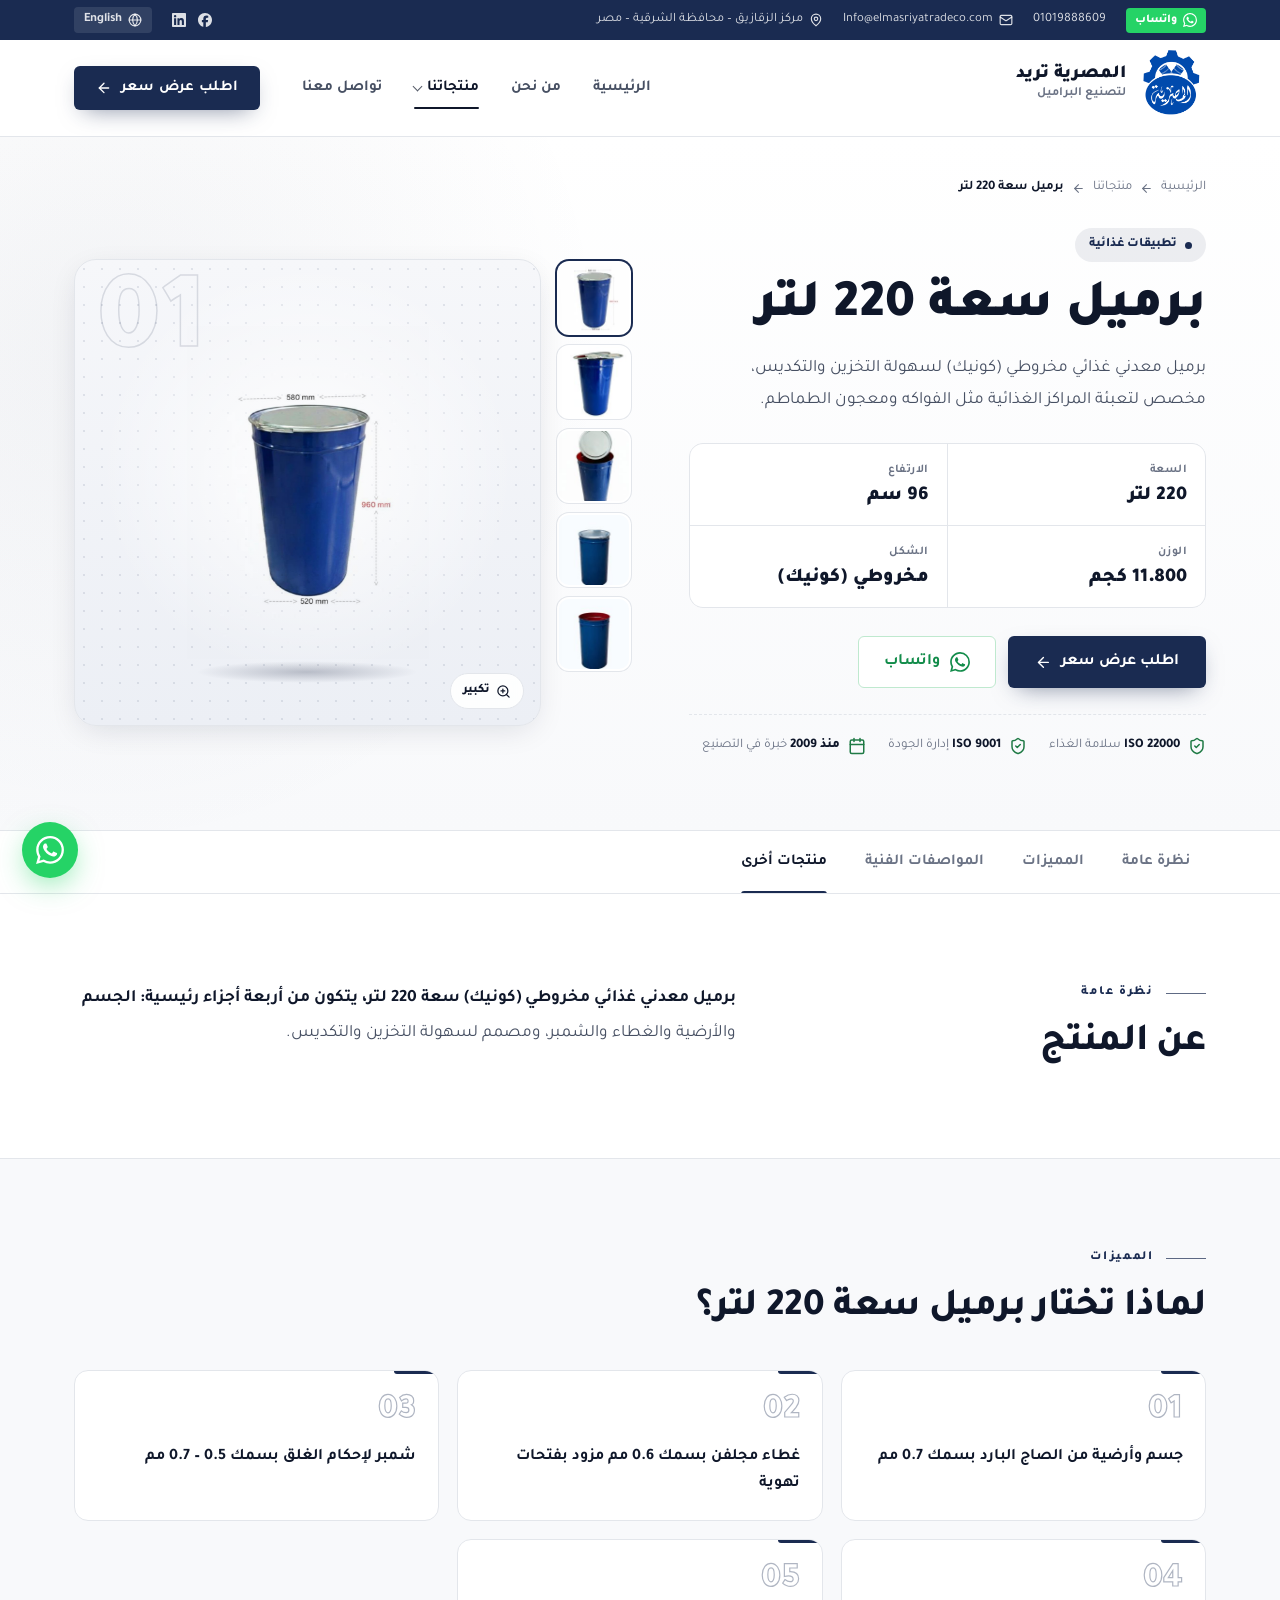
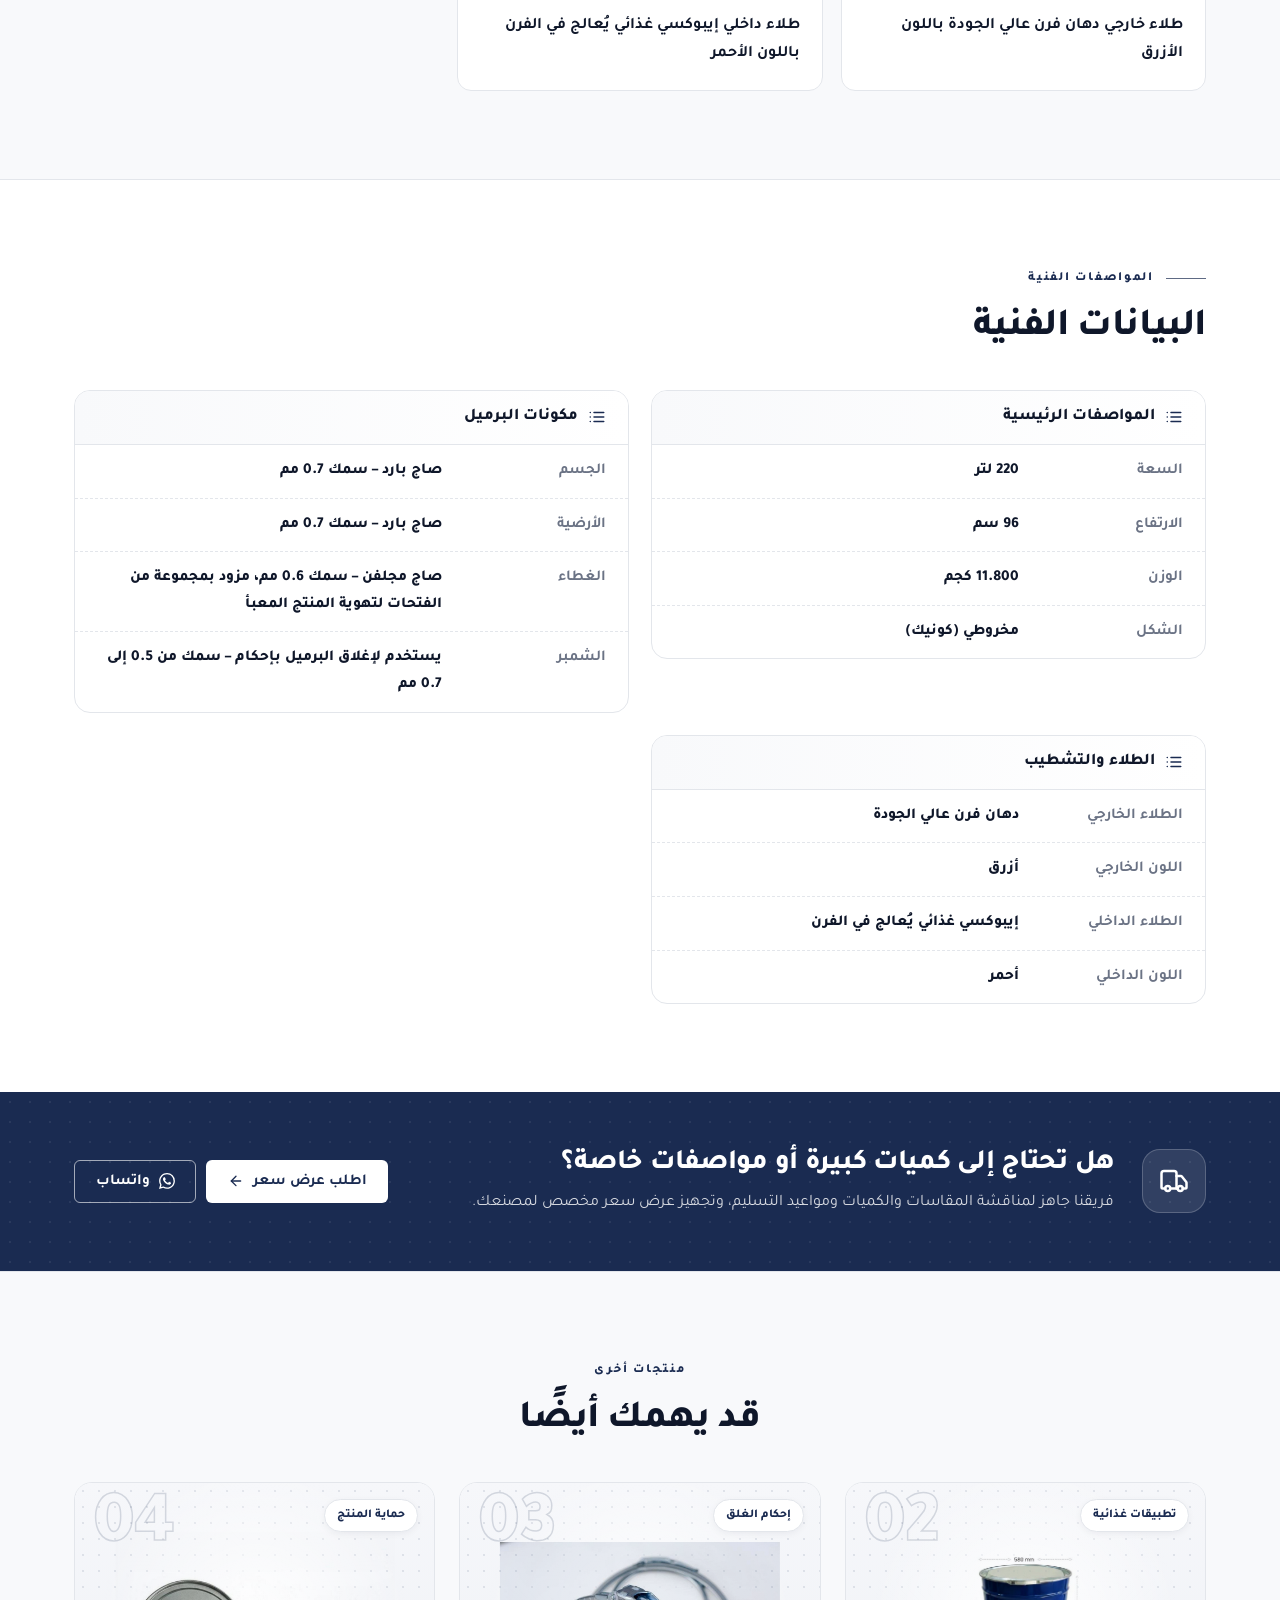
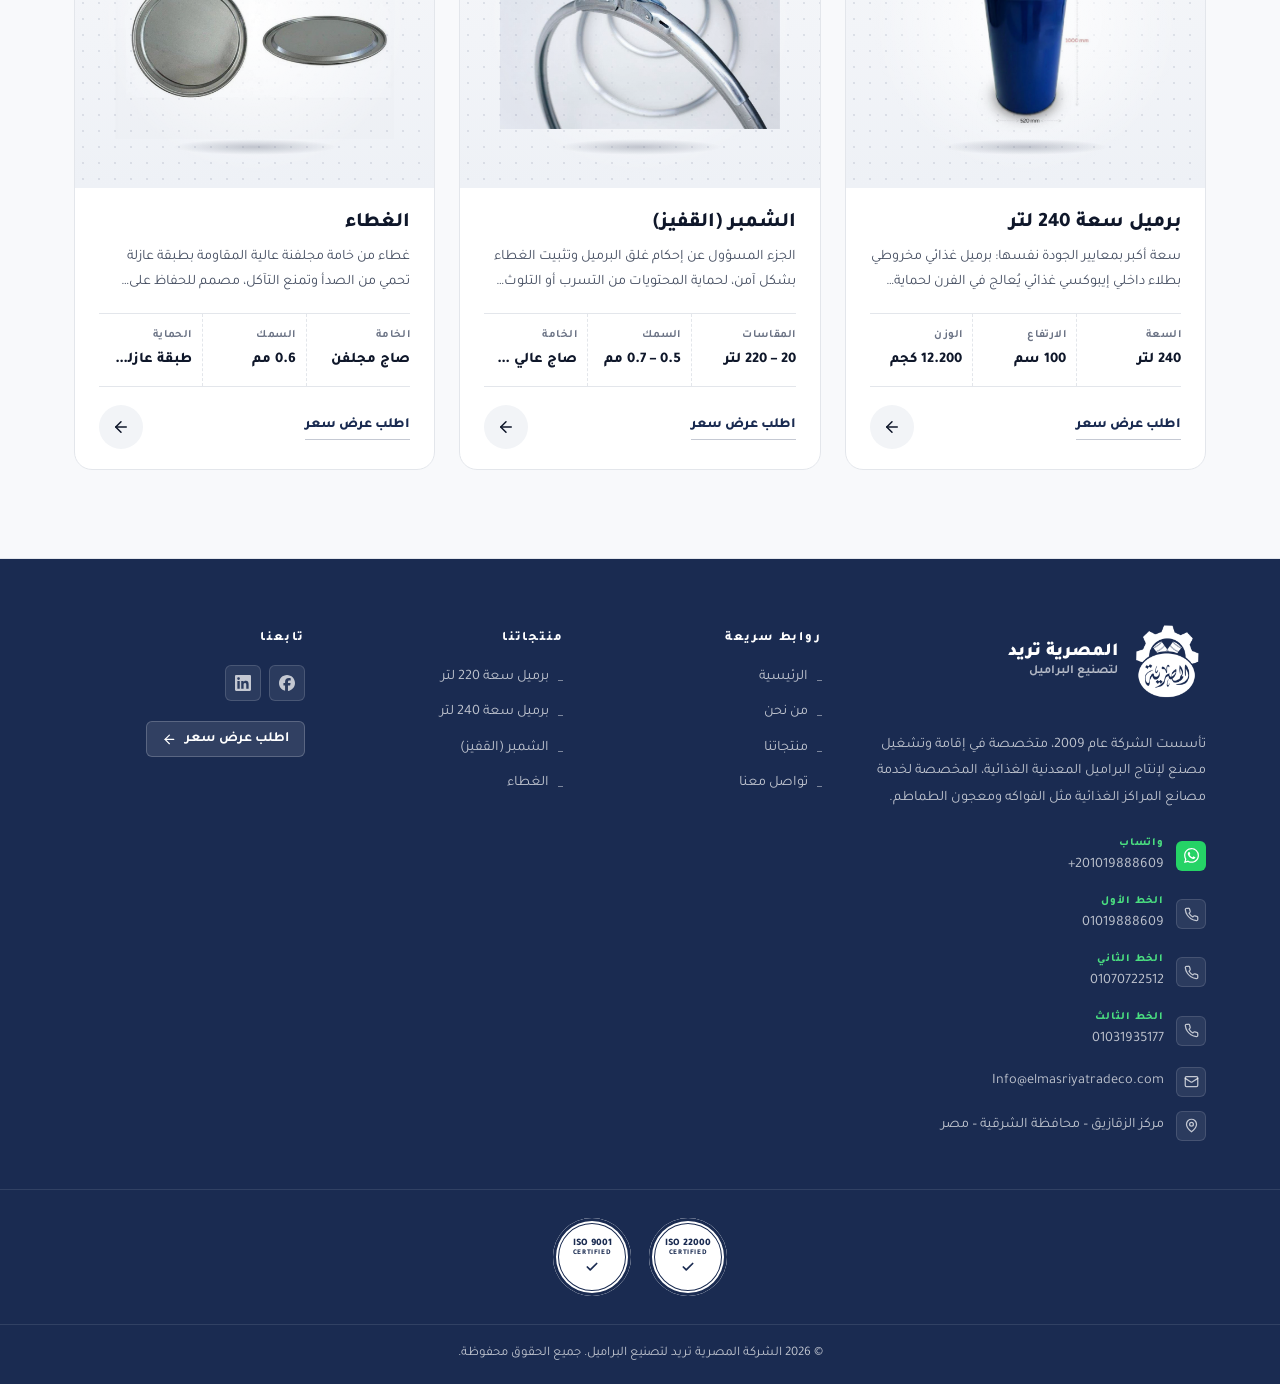
<file: product-barrel-220.html>
<!doctype html>
<html lang="ar" dir="rtl">
<head>
<meta charset="UTF-8">
<meta name="viewport" content="width=device-width, initial-scale=1">
<title>برميل سعة 220 لتر &#8211; المصرية تريد</title>
<meta name='robots' content='max-image-preview:large' />
<link rel='dns-prefetch' href='//fonts.googleapis.com' />
<meta name="theme-color" content="#1a2b51">
<link rel="icon" href="assets/img/logo.png">
<link rel='stylesheet' id='em-fonts-css' href='https://fonts.googleapis.com/css2?family=Tajawal:wght@300;400;500;700;800;900&#038;display=swap' media='all' />
<link rel='stylesheet' id='em-main-css' href='assets/css/main.css' media='all' />
<link rel='stylesheet' id='demo-cards-css' href='assets/css/demo-home-products.css' media='all' />
<link rel='stylesheet' id='demo-product-css' href='assets/css/demo-product.css' media='all' />
<style id="em-main-inline-css">
:root{--primary:rgb(26 43 81);--primary-rgb:26 43 81;--green:rgb(31 122 69);--green-rgb:31 122 69;}
/*# sourceURL=em-main-inline-css */
</style>
<link rel="canonical" href="product-barrel-220.html" />
</head>
<body class="wp-singular em_product-template-default single single-em_product postid-8 wp-embed-responsive wp-theme-elmasriya">
<a class="skip-link" href="#main">تخطي إلى المحتوى</a>

<div class="site-top">
		<div class="topbar">
		<div class="container topbar-inner">
			<div class="topbar-start">
									<a class="tb-whatsapp" href="https://wa.me/201019888609" target="_blank" rel="noopener"><svg class="ico" viewBox="0 0 24 24" fill="currentColor" aria-hidden="true"><path d="M17.472 14.382c-.297-.149-1.758-.867-2.03-.967-.273-.099-.471-.148-.67.15-.197.297-.767.966-.94 1.164-.173.199-.347.223-.644.075-.297-.15-1.255-.463-2.39-1.475-.883-.788-1.48-1.761-1.653-2.059-.173-.297-.018-.458.13-.606.134-.133.298-.347.446-.52.149-.174.198-.298.298-.497.099-.198.05-.371-.025-.52-.075-.149-.669-1.612-.916-2.207-.242-.579-.487-.5-.669-.51-.173-.008-.371-.01-.57-.01-.198 0-.52.074-.792.372-.272.297-1.04 1.016-1.04 2.479 0 1.462 1.065 2.875 1.213 3.074.149.198 2.096 3.2 5.077 4.487.709.306 1.262.489 1.694.625.712.227 1.36.195 1.871.118.571-.085 1.758-.719 2.006-1.413.248-.694.248-1.289.173-1.413-.074-.124-.272-.198-.57-.347m-5.421 7.403h-.004a9.87 9.87 0 0 1-5.031-1.378l-.361-.214-3.741.982.998-3.648-.235-.374a9.86 9.86 0 0 1-1.51-5.26c.001-5.45 4.436-9.884 9.888-9.884 2.64 0 5.122 1.03 6.988 2.898a9.825 9.825 0 0 1 2.893 6.994c-.003 5.45-4.437 9.884-9.885 9.884m8.413-18.297A11.815 11.815 0 0 0 12.05 0C5.495 0 .16 5.335.157 11.892c0 2.096.547 4.142 1.588 5.945L.057 24l6.305-1.654a11.882 11.882 0 0 0 5.683 1.448h.005c6.554 0 11.89-5.335 11.893-11.893a11.821 11.821 0 0 0-3.48-8.413Z"/></svg>واتساب</a>
													<a href="tel:01019888609" dir="ltr">01019888609</a>
													<a href="mailto:Info@elmasriyatradeco.com"><svg class="ico" viewBox="0 0 24 24" fill="none" stroke="currentColor" stroke-width="2" stroke-linecap="round" stroke-linejoin="round" aria-hidden="true"><rect width="20" height="16" x="2" y="4" rx="2"/><path d="m22 7-8.97 5.7a1.94 1.94 0 0 1-2.06 0L2 7"/></svg>Info@elmasriyatradeco.com</a>
													<span class="tb-hide-md"><svg class="ico" viewBox="0 0 24 24" fill="none" stroke="currentColor" stroke-width="2" stroke-linecap="round" stroke-linejoin="round" aria-hidden="true"><path d="M20 10c0 6-8 12-8 12s-8-6-8-12a8 8 0 0 1 16 0Z"/><circle cx="12" cy="10" r="3"/></svg>مركز الزقازيق – محافظة الشرقية – مصر</span>
							</div>
			<div class="topbar-end">
				<span class="tb-socials"><a href="https://www.facebook.com/profile.php?id=61586307887075" target="_blank" rel="noopener" aria-label="فيسبوك"><svg class="ico" viewBox="0 0 24 24" fill="currentColor" aria-hidden="true"><path d="M9.101 23.691v-7.98H6.627v-3.667h2.474v-1.58c0-4.085 1.848-5.978 5.858-5.978.401 0 .955.042 1.468.103a8.68 8.68 0 0 1 1.141.195v3.325a8.623 8.623 0 0 0-.653-.036 26.805 26.805 0 0 0-.733-.009c-.707 0-1.259.096-1.675.309a1.686 1.686 0 0 0-.679.622c-.258.42-.374.995-.374 1.752v1.297h3.919l-.386 2.103-.287 1.564h-3.246v8.245C19.396 23.238 24 18.179 24 12.044c0-6.627-5.373-12-12-12s-12 5.373-12 12c0 5.628 3.874 10.35 9.101 11.647Z"/></svg></a><a href="https://www.linkedin.com/in/elmasriya-trade-8787613b3/" target="_blank" rel="noopener" aria-label="لينكد إن"><svg class="ico" viewBox="0 0 24 24" fill="currentColor" aria-hidden="true"><path d="M20.447 20.452h-3.554v-5.569c0-1.328-.027-3.037-1.852-3.037-1.853 0-2.136 1.445-2.136 2.939v5.667H9.351V9h3.414v1.561h.046c.477-.9 1.637-1.85 3.37-1.85 3.601 0 4.267 2.37 4.267 5.455v6.286zM5.337 7.433a2.062 2.062 0 0 1-2.063-2.065 2.064 2.064 0 1 1 2.063 2.065zm1.782 13.019H3.555V9h3.564v11.452zM22.225 0H1.771C.792 0 0 .774 0 1.729v20.542C0 23.227.792 24 1.771 24h20.451C23.2 24 24 23.227 24 22.271V1.729C24 .774 23.2 0 22.222 0h.003z"/></svg></a></span>
									<a class="tb-lang" href="#"><svg class="ico" viewBox="0 0 24 24" fill="none" stroke="currentColor" stroke-width="2" stroke-linecap="round" stroke-linejoin="round" aria-hidden="true"><circle cx="12" cy="12" r="10"/><path d="M12 2a14.5 14.5 0 0 0 0 20 14.5 14.5 0 0 0 0-20"/><path d="M2 12h20"/></svg>English</a>
							</div>
		</div>
	</div>
	
	<header class="site-header" id="site-header">
		<div class="container header-inner">
			<div class="brand-wrap">
				<span class="brand-dark"><a class="brand" href="index.html"><img src="assets/img/logo.png" alt="المصرية تريد" class="brand-logo"><span class="brand-text"><strong>المصرية تريد</strong><small>لتصنيع البراميل</small></span></a></span>
				<span class="brand-light"><a class="brand" href="index.html"><img src="assets/img/logo-white.png" alt="المصرية تريد" class="brand-logo"><span class="brand-text"><strong>المصرية تريد</strong><small>لتصنيع البراميل</small></span></a></span>
			</div>
			<nav class="main-nav" id="main-nav" aria-label="القائمة الرئيسية">
				<ul id="menu-%d8%a7%d9%84%d9%82%d8%a7%d8%a6%d9%85%d8%a9-%d8%a7%d9%84%d8%b1%d8%a6%d9%8a%d8%b3%d9%8a%d8%a9" class="nav-menu"><li id="menu-item-32" class="menu-item menu-item-type-post_type menu-item-object-page menu-item-home menu-item-32"><a href="index.html">الرئيسية</a></li>
<li id="menu-item-33" class="menu-item menu-item-type-post_type menu-item-object-page menu-item-33"><a href="about.html">من نحن</a></li>
<li id="menu-item-34" class="menu-item menu-item-type-post_type menu-item-object-page current-menu-ancestor current-menu-parent current_page_parent current_page_ancestor menu-item-has-children menu-item-34"><a href="products.html">منتجاتنا</a>
<ul class="sub-menu">
	<li id="menu-item-35" class="menu-item menu-item-type-post_type menu-item-object-em_product current-menu-item menu-item-35"><a href="product-barrel-220.html" aria-current="page">برميل سعة 220 لتر</a></li>
	<li id="menu-item-36" class="menu-item menu-item-type-post_type menu-item-object-em_product menu-item-36"><a href="product-barrel-240.html">برميل سعة 240 لتر</a></li>
	<li id="menu-item-37" class="menu-item menu-item-type-post_type menu-item-object-em_product menu-item-37"><a href="product-chamber.html">الشمبر (القفيز)</a></li>
	<li id="menu-item-38" class="menu-item menu-item-type-post_type menu-item-object-em_product menu-item-38"><a href="product-lid.html">الغطاء</a></li>
</ul>
</li>
<li id="menu-item-39" class="menu-item menu-item-type-post_type menu-item-object-page menu-item-39"><a href="contact.html">تواصل معنا</a></li>
</ul>				<a class="btn btn-primary nav-cta-mobile" href="contact.html"><span>اطلب عرض سعر</span><svg class="ico" viewBox="0 0 24 24" fill="none" stroke="currentColor" stroke-width="2" stroke-linecap="round" stroke-linejoin="round" aria-hidden="true"><path d="m12 19-7-7 7-7"/><path d="M19 12H5"/></svg></a>			</nav>
			<div class="header-actions">
				<a class="btn btn-primary btn-upper header-cta" href="contact.html"><span>اطلب عرض سعر</span><svg class="ico" viewBox="0 0 24 24" fill="none" stroke="currentColor" stroke-width="2" stroke-linecap="round" stroke-linejoin="round" aria-hidden="true"><path d="m12 19-7-7 7-7"/><path d="M19 12H5"/></svg></a>				<button class="nav-toggle" type="button" aria-controls="main-nav" aria-expanded="false" aria-label="القائمة">
					<svg class="ico i-open" viewBox="0 0 24 24" fill="none" stroke="currentColor" stroke-width="2" stroke-linecap="round" stroke-linejoin="round" aria-hidden="true"><path d="M4 6h16M4 12h16M4 18h16"/></svg><svg class="ico i-close" viewBox="0 0 24 24" fill="none" stroke="currentColor" stroke-width="2" stroke-linecap="round" stroke-linejoin="round" aria-hidden="true"><path d="M18 6 6 18M6 6l12 12"/></svg>				</button>
			</div>
		</div>
	</header>
</div>
<main id="main" class="site-main pd-page">

<section class="pd-hero">
	<div class="container">
		<nav class="breadcrumb" aria-label="مسار التنقل"><a href="index.html">الرئيسية</a><svg class="ico" viewBox="0 0 24 24" fill="none" stroke="currentColor" stroke-width="2" stroke-linecap="round" stroke-linejoin="round" aria-hidden="true"><path d="m12 19-7-7 7-7"/><path d="M19 12H5"/></svg><a href="products.html">منتجاتنا</a><svg class="ico" viewBox="0 0 24 24" fill="none" stroke="currentColor" stroke-width="2" stroke-linecap="round" stroke-linejoin="round" aria-hidden="true"><path d="m12 19-7-7 7-7"/><path d="M19 12H5"/></svg><span>برميل سعة 220 لتر</span></nav>
		<div class="pd-hero-grid">
			<div class="pd-info reveal">
				<span class="pd-cat">تطبيقات غذائية</span>
				<h1>برميل سعة 220 لتر</h1>
				<p class="pd-lead">برميل معدني غذائي مخروطي (كونيك) لسهولة التخزين والتكديس، مخصص لتعبئة المراكز الغذائية مثل الفواكه ومعجون الطماطم.</p>
				<div class="pd-kpis"><div class="pd-kpi"><small>السعة</small><b>220 لتر</b></div><div class="pd-kpi"><small>الارتفاع</small><b>96 سم</b></div><div class="pd-kpi"><small>الوزن</small><b>11.800 كجم</b></div><div class="pd-kpi"><small>الشكل</small><b>مخروطي (كونيك)</b></div></div>
				<div class="pd-actions">
					<a class="btn btn-primary btn-lg" href="contact.html?product=%D8%A8%D8%B1%D9%85%D9%8A%D9%84%20%D8%B3%D8%B9%D8%A9%20220%20%D9%84%D8%AA%D8%B1#quote-form"><span>اطلب عرض سعر</span><svg class="ico" viewBox="0 0 24 24" fill="none" stroke="currentColor" stroke-width="2" stroke-linecap="round" stroke-linejoin="round" aria-hidden="true"><path d="m12 19-7-7 7-7"/><path d="M19 12H5"/></svg></a>
					<a class="btn btn-wa btn-lg" href="https://wa.me/201019888609?text=%D8%A7%D8%B3%D8%AA%D9%81%D8%B3%D8%A7%D8%B1%20%D8%B9%D9%86%3A%20%D8%A8%D8%B1%D9%85%D9%8A%D9%84%20%D8%B3%D8%B9%D8%A9%20220%20%D9%84%D8%AA%D8%B1" target="_blank" rel="noopener"><svg class="ico" viewBox="0 0 24 24" fill="currentColor" aria-hidden="true"><path d="M17.472 14.382c-.297-.149-1.758-.867-2.03-.967-.273-.099-.471-.148-.67.15-.197.297-.767.966-.94 1.164-.173.199-.347.223-.644.075-.297-.15-1.255-.463-2.39-1.475-.883-.788-1.48-1.761-1.653-2.059-.173-.297-.018-.458.13-.606.134-.133.298-.347.446-.52.149-.174.198-.298.298-.497.099-.198.05-.371-.025-.52-.075-.149-.669-1.612-.916-2.207-.242-.579-.487-.5-.669-.51-.173-.008-.371-.01-.57-.01-.198 0-.52.074-.792.372-.272.297-1.04 1.016-1.04 2.479 0 1.462 1.065 2.875 1.213 3.074.149.198 2.096 3.2 5.077 4.487.709.306 1.262.489 1.694.625.712.227 1.36.195 1.871.118.571-.085 1.758-.719 2.006-1.413.248-.694.248-1.289.173-1.413-.074-.124-.272-.198-.57-.347m-5.421 7.403h-.004a9.87 9.87 0 0 1-5.031-1.378l-.361-.214-3.741.982.998-3.648-.235-.374a9.86 9.86 0 0 1-1.51-5.26c.001-5.45 4.436-9.884 9.888-9.884 2.64 0 5.122 1.03 6.988 2.898a9.825 9.825 0 0 1 2.893 6.994c-.003 5.45-4.437 9.884-9.885 9.884m8.413-18.297A11.815 11.815 0 0 0 12.05 0C5.495 0 .16 5.335.157 11.892c0 2.096.547 4.142 1.588 5.945L.057 24l6.305-1.654a11.882 11.882 0 0 0 5.683 1.448h.005c6.554 0 11.89-5.335 11.893-11.893a11.821 11.821 0 0 0-3.48-8.413Z"/></svg><span>واتساب</span></a>
				</div>
				<ul class="pd-trust">
					<li><svg class="ico" viewBox="0 0 24 24" fill="none" stroke="currentColor" stroke-width="2" stroke-linecap="round" stroke-linejoin="round" aria-hidden="true"><path d="M20 13c0 5-3.5 7.5-7.66 8.95a1 1 0 0 1-.67-.01C7.5 20.5 4 18 4 13V6a1 1 0 0 1 1-1c2 0 4.5-1.2 6.24-2.72a1.17 1.17 0 0 1 1.52 0C14.51 3.81 17 5 19 5a1 1 0 0 1 1 1z"/><path d="m9 12 2 2 4-4"/></svg><span><b>ISO 22000</b> سلامة الغذاء</span></li>
					<li><svg class="ico" viewBox="0 0 24 24" fill="none" stroke="currentColor" stroke-width="2" stroke-linecap="round" stroke-linejoin="round" aria-hidden="true"><path d="M20 13c0 5-3.5 7.5-7.66 8.95a1 1 0 0 1-.67-.01C7.5 20.5 4 18 4 13V6a1 1 0 0 1 1-1c2 0 4.5-1.2 6.24-2.72a1.17 1.17 0 0 1 1.52 0C14.51 3.81 17 5 19 5a1 1 0 0 1 1 1z"/><path d="m9 12 2 2 4-4"/></svg><span><b>ISO 9001</b> إدارة الجودة</span></li>
					<li><svg class="ico" viewBox="0 0 24 24" fill="none" stroke="currentColor" stroke-width="2" stroke-linecap="round" stroke-linejoin="round" aria-hidden="true"><rect width="18" height="18" x="3" y="4" rx="2"/><path d="M16 2v4M8 2v4M3 10h18"/></svg><span><b>منذ 2009</b> خبرة في التصنيع</span></li>
				</ul>
			</div>
			<div class="pd-gallery reveal" data-gallery>
				<div class="pd-thumbs"><button type="button" class="pg-thumb is-active" data-full="uploads/2026/11/elmasriya-barrel-220.jpg" data-large="uploads/2026/11/elmasriya-barrel-220-747x1024.jpg" aria-label="صورة 1"><img src="uploads/2026/11/elmasriya-barrel-220-150x150.jpg" alt="" loading="lazy"></button><button type="button" class="pg-thumb" data-full="uploads/2026/11/elmasriya-barrel-g1.jpg" data-large="uploads/2026/11/elmasriya-barrel-g1-747x1024.jpg" aria-label="صورة 2"><img src="uploads/2026/11/elmasriya-barrel-g1-150x150.jpg" alt="" loading="lazy"></button><button type="button" class="pg-thumb" data-full="uploads/2026/11/elmasriya-barrel-g2.jpg" data-large="uploads/2026/11/elmasriya-barrel-g2-747x1024.jpg" aria-label="صورة 3"><img src="uploads/2026/11/elmasriya-barrel-g2-150x150.jpg" alt="" loading="lazy"></button><button type="button" class="pg-thumb" data-full="uploads/2026/11/elmasriya-barrel-g3.jpg" data-large="uploads/2026/11/elmasriya-barrel-g3-736x1024.jpg" aria-label="صورة 4"><img src="uploads/2026/11/elmasriya-barrel-g3-150x150.jpg" alt="" loading="lazy"></button><button type="button" class="pg-thumb" data-full="uploads/2026/11/elmasriya-barrel-g4.jpg" data-large="uploads/2026/11/elmasriya-barrel-g4-731x1024.jpg" aria-label="صورة 5"><img src="uploads/2026/11/elmasriya-barrel-g4-150x150.jpg" alt="" loading="lazy"></button></div>
				<a class="pd-stage pg-main" href="uploads/2026/11/elmasriya-barrel-220.jpg">
					<span class="pd-num" aria-hidden="true">01</span>
					<img src="uploads/2026/11/elmasriya-barrel-220-747x1024.jpg" alt="برميل سعة 220 لتر">
					<span class="pd-zoom"><svg class="ico" viewBox="0 0 24 24" fill="none" stroke="currentColor" stroke-width="2" stroke-linecap="round" stroke-linejoin="round" aria-hidden="true"><circle cx="11" cy="11" r="8"/><path d="m21 21-4.3-4.3"/><path d="M11 8v6M8 11h6"/></svg>تكبير</span>
				</a>
			</div>
		</div>
	</div>
</section>

<nav class="pd-tabs" aria-label="أقسام الصفحة"><div class="container"><a href="#overview">نظرة عامة</a><a href="#features">المميزات</a><a href="#specs">المواصفات الفنية</a><a href="#related">منتجات أخرى</a></div></nav>

<section class="pd-section" id="overview">
	<div class="container pd-overview">
		<div class="pd-head reveal"><p class="eyebrow line">نظرة عامة</p><h2>عن المنتج</h2></div>
		<div class="pd-prose reveal"><p>برميل معدني غذائي مخروطي (كونيك) سعة 220 لتر، يتكون من أربعة أجزاء رئيسية: الجسم والأرضية والغطاء والشمبر، ومصمم لسهولة التخزين والتكديس.</p></div>
	</div>
</section>

<section class="pd-section pd-grey" id="features">
	<div class="container">
		<div class="pd-head reveal"><p class="eyebrow line">المميزات</p><h2>لماذا تختار برميل سعة 220 لتر؟</h2></div>
		<ol class="pd-feats"><li class="pd-feat reveal"><span class="pd-feat-n">01</span><p>جسم وأرضية من الصاج البارد بسمك 0.7 مم</p></li><li class="pd-feat reveal"><span class="pd-feat-n">02</span><p>غطاء مجلفن بسمك 0.6 مم مزود بفتحات تهوية</p></li><li class="pd-feat reveal"><span class="pd-feat-n">03</span><p>شمبر لإحكام الغلق بسمك 0.5 – 0.7 مم</p></li><li class="pd-feat reveal"><span class="pd-feat-n">04</span><p>طلاء خارجي دهان فرن عالي الجودة باللون الأزرق</p></li><li class="pd-feat reveal"><span class="pd-feat-n">05</span><p>طلاء داخلي إيبوكسي غذائي يُعالج في الفرن باللون الأحمر</p></li></ol>
	</div>
</section>

<section class="pd-section" id="specs">
	<div class="container">
		<div class="pd-head reveal"><p class="eyebrow line">المواصفات الفنية</p><h2>البيانات الفنية</h2></div>
		<div class="pd-sheets"><div class="pd-sheet reveal"><h3><svg class="ico" viewBox="0 0 24 24" fill="none" stroke="currentColor" stroke-width="2" stroke-linecap="round" stroke-linejoin="round" aria-hidden="true"><path d="M8 6h13M8 12h13M8 18h13M3 6h.01M3 12h.01M3 18h.01"/></svg>المواصفات الرئيسية</h3><dl class="pd-rows"><div><dt>السعة</dt><dd>220 لتر</dd></div><div><dt>الارتفاع</dt><dd>96 سم</dd></div><div><dt>الوزن</dt><dd>11.800 كجم</dd></div><div><dt>الشكل</dt><dd>مخروطي (كونيك)</dd></div></dl></div><div class="pd-sheet reveal"><h3><svg class="ico" viewBox="0 0 24 24" fill="none" stroke="currentColor" stroke-width="2" stroke-linecap="round" stroke-linejoin="round" aria-hidden="true"><path d="M8 6h13M8 12h13M8 18h13M3 6h.01M3 12h.01M3 18h.01"/></svg>مكونات البرميل</h3><dl class="pd-rows"><div><dt>الجسم</dt><dd>صاج بارد – سمك 0.7 مم</dd></div><div><dt>الأرضية</dt><dd>صاج بارد – سمك 0.7 مم</dd></div><div><dt>الغطاء</dt><dd>صاج مجلفن – سمك 0.6 مم، مزود بمجموعة من الفتحات لتهوية المنتج المعبأ</dd></div><div><dt>الشمبر</dt><dd>يستخدم لإغلاق البرميل بإحكام – سمك من 0.5 إلى 0.7 مم</dd></div></dl></div><div class="pd-sheet reveal"><h3><svg class="ico" viewBox="0 0 24 24" fill="none" stroke="currentColor" stroke-width="2" stroke-linecap="round" stroke-linejoin="round" aria-hidden="true"><path d="M8 6h13M8 12h13M8 18h13M3 6h.01M3 12h.01M3 18h.01"/></svg>الطلاء والتشطيب</h3><dl class="pd-rows"><div><dt>الطلاء الخارجي</dt><dd>دهان فرن عالي الجودة</dd></div><div><dt>اللون الخارجي</dt><dd>أزرق</dd></div><div><dt>الطلاء الداخلي</dt><dd>إيبوكسي غذائي يُعالج في الفرن</dd></div><div><dt>اللون الداخلي</dt><dd>أحمر</dd></div></dl></div></div>
	</div>
</section>

<section class="pd-band">
	<div class="container pd-band-inner reveal">
		<div class="pd-band-ico"><svg class="ico" viewBox="0 0 24 24" fill="none" stroke="currentColor" stroke-width="2" stroke-linecap="round" stroke-linejoin="round" aria-hidden="true"><path d="M14 18V6a2 2 0 0 0-2-2H4a2 2 0 0 0-2 2v11a1 1 0 0 0 1 1h2"/><path d="M15 18H9"/><path d="M19 18h2a1 1 0 0 0 1-1v-3.65a1 1 0 0 0-.22-.624l-3.48-4.35A1 1 0 0 0 17.52 8H14"/><circle cx="17" cy="18" r="2"/><circle cx="7" cy="18" r="2"/></svg></div>
		<div class="pd-band-text"><h2>هل تحتاج إلى كميات كبيرة أو مواصفات خاصة؟</h2><p>فريقنا جاهز لمناقشة المقاسات والكميات ومواعيد التسليم، وتجهيز عرض سعر مخصص لمصنعك.</p></div>
		<div class="pd-band-actions">
			<a class="btn btn-white" href="contact.html?product=%D8%A8%D8%B1%D9%85%D9%8A%D9%84%20%D8%B3%D8%B9%D8%A9%20220%20%D9%84%D8%AA%D8%B1#quote-form"><span>اطلب عرض سعر</span><svg class="ico" viewBox="0 0 24 24" fill="none" stroke="currentColor" stroke-width="2" stroke-linecap="round" stroke-linejoin="round" aria-hidden="true"><path d="m12 19-7-7 7-7"/><path d="M19 12H5"/></svg></a>
			<a class="btn btn-ghost-white" href="https://wa.me/201019888609?text=%D8%A7%D8%B3%D8%AA%D9%81%D8%B3%D8%A7%D8%B1%20%D8%B9%D9%86%3A%20%D8%A8%D8%B1%D9%85%D9%8A%D9%84%20%D8%B3%D8%B9%D8%A9%20220%20%D9%84%D8%AA%D8%B1" target="_blank" rel="noopener"><svg class="ico" viewBox="0 0 24 24" fill="currentColor" aria-hidden="true"><path d="M17.472 14.382c-.297-.149-1.758-.867-2.03-.967-.273-.099-.471-.148-.67.15-.197.297-.767.966-.94 1.164-.173.199-.347.223-.644.075-.297-.15-1.255-.463-2.39-1.475-.883-.788-1.48-1.761-1.653-2.059-.173-.297-.018-.458.13-.606.134-.133.298-.347.446-.52.149-.174.198-.298.298-.497.099-.198.05-.371-.025-.52-.075-.149-.669-1.612-.916-2.207-.242-.579-.487-.5-.669-.51-.173-.008-.371-.01-.57-.01-.198 0-.52.074-.792.372-.272.297-1.04 1.016-1.04 2.479 0 1.462 1.065 2.875 1.213 3.074.149.198 2.096 3.2 5.077 4.487.709.306 1.262.489 1.694.625.712.227 1.36.195 1.871.118.571-.085 1.758-.719 2.006-1.413.248-.694.248-1.289.173-1.413-.074-.124-.272-.198-.57-.347m-5.421 7.403h-.004a9.87 9.87 0 0 1-5.031-1.378l-.361-.214-3.741.982.998-3.648-.235-.374a9.86 9.86 0 0 1-1.51-5.26c.001-5.45 4.436-9.884 9.888-9.884 2.64 0 5.122 1.03 6.988 2.898a9.825 9.825 0 0 1 2.893 6.994c-.003 5.45-4.437 9.884-9.885 9.884m8.413-18.297A11.815 11.815 0 0 0 12.05 0C5.495 0 .16 5.335.157 11.892c0 2.096.547 4.142 1.588 5.945L.057 24l6.305-1.654a11.882 11.882 0 0 0 5.683 1.448h.005c6.554 0 11.89-5.335 11.893-11.893a11.821 11.821 0 0 0-3.48-8.413Z"/></svg><span>واتساب</span></a>
		</div>
	</div>
</section>

<section class="pd-section pd-grey" id="related">
	<div class="container">
		<div class="pd-head center reveal"><p class="eyebrow">منتجات أخرى</p><h2>قد يهمك أيضًا</h2></div>
		<div class="pgrid-v2 pd-related">
<article class="pc2 reveal">
	<div class="pc2-stage">
		<span class="pc2-num" aria-hidden="true">02</span>
		<span class="pc2-cat">تطبيقات غذائية</span>
		<img src="uploads/2026/11/elmasriya-barrel-240-747x1024.jpg" alt="برميل سعة 240 لتر" loading="lazy" decoding="async">
	</div>
	<div class="pc2-body">
		<h3><a class="pc2-link" href="product-barrel-240.html">برميل سعة 240 لتر</a></h3>
		<p class="pc2-desc">سعة أكبر بمعايير الجودة نفسها: برميل غذائي مخروطي بطلاء داخلي إيبوكسي غذائي يُعالج في الفرن لحماية المنتج المعبأ.</p>
		<dl class="pc2-specs"><div><dt>السعة</dt><dd>240 لتر</dd></div><div><dt>الارتفاع</dt><dd>100 سم</dd></div><div><dt>الوزن</dt><dd>12.200 كجم</dd></div></dl>
		<div class="pc2-foot">
			<a class="pc2-quote" href="contact.html?product=%D8%A8%D8%B1%D9%85%D9%8A%D9%84%20%D8%B3%D8%B9%D8%A9%20240%20%D9%84%D8%AA%D8%B1#quote-form">اطلب عرض سعر</a>
			<span class="pc2-go" aria-hidden="true"><span>التفاصيل</span><svg class="ico" viewBox="0 0 24 24" fill="none" stroke="currentColor" stroke-width="2" stroke-linecap="round" stroke-linejoin="round" aria-hidden="true"><path d="m12 19-7-7 7-7"/><path d="M19 12H5"/></svg></span>
		</div>
	</div>
</article>
<article class="pc2 reveal">
	<div class="pc2-stage">
		<span class="pc2-num" aria-hidden="true">03</span>
		<span class="pc2-cat">إحكام الغلق</span>
		<img src="uploads/2026/11/elmasriya-chamber-g4.jpg" alt="الشمبر (القفيز)" loading="lazy" decoding="async">
	</div>
	<div class="pc2-body">
		<h3><a class="pc2-link" href="product-chamber.html">الشمبر (القفيز)</a></h3>
		<p class="pc2-desc">الجزء المسؤول عن إحكام غلق البرميل وتثبيت الغطاء بشكل آمن، لحماية المحتويات من التسرب أو التلوث أثناء التخزين والنقل.</p>
		<dl class="pc2-specs"><div><dt>المقاسات</dt><dd>20 – 220 لتر</dd></div><div><dt>السمك</dt><dd>0.5 – 0.7 مم</dd></div><div><dt>الخامة</dt><dd>صاج عالي الجودة</dd></div></dl>
		<div class="pc2-foot">
			<a class="pc2-quote" href="contact.html?product=%D8%A7%D9%84%D8%B4%D9%85%D8%A8%D8%B1%20%28%D8%A7%D9%84%D9%82%D9%81%D9%8A%D8%B2%29#quote-form">اطلب عرض سعر</a>
			<span class="pc2-go" aria-hidden="true"><span>التفاصيل</span><svg class="ico" viewBox="0 0 24 24" fill="none" stroke="currentColor" stroke-width="2" stroke-linecap="round" stroke-linejoin="round" aria-hidden="true"><path d="m12 19-7-7 7-7"/><path d="M19 12H5"/></svg></span>
		</div>
	</div>
</article>
<article class="pc2 reveal">
	<div class="pc2-stage">
		<span class="pc2-num" aria-hidden="true">04</span>
		<span class="pc2-cat">حماية المنتج</span>
		<img src="uploads/2026/11/elmasriya-lids-thumb-1024x754.jpg" alt="الغطاء" loading="lazy" decoding="async">
	</div>
	<div class="pc2-body">
		<h3><a class="pc2-link" href="product-lid.html">الغطاء</a></h3>
		<p class="pc2-desc">غطاء من خامة مجلفنة عالية المقاومة بطبقة عازلة تحمي من الصدأ وتمنع التآكل، مصمم للحفاظ على جودة المنتجات الغذائية.</p>
		<dl class="pc2-specs"><div><dt>الخامة</dt><dd>صاج مجلفن</dd></div><div><dt>السمك</dt><dd>0.6 مم</dd></div><div><dt>الحماية</dt><dd>طبقة عازلة ضد الصدأ</dd></div></dl>
		<div class="pc2-foot">
			<a class="pc2-quote" href="contact.html?product=%D8%A7%D9%84%D8%BA%D8%B7%D8%A7%D8%A1#quote-form">اطلب عرض سعر</a>
			<span class="pc2-go" aria-hidden="true"><span>التفاصيل</span><svg class="ico" viewBox="0 0 24 24" fill="none" stroke="currentColor" stroke-width="2" stroke-linecap="round" stroke-linejoin="round" aria-hidden="true"><path d="m12 19-7-7 7-7"/><path d="M19 12H5"/></svg></span>
		</div>
	</div>
</article>
		</div>
	</div>
</section>

</main>

<footer class="site-footer">
	<div class="container footer-grid">
		<div class="footer-brand">
			<a class="brand" href="index.html"><img src="assets/img/logo-white.png" alt="المصرية تريد" class="brand-logo"><span class="brand-text"><strong>المصرية تريد</strong><small>لتصنيع البراميل</small></span></a>			<p>تأسست الشركة عام 2009، متخصصة في إقامة وتشغيل مصنع لإنتاج البراميل المعدنية الغذائية، المخصصة لخدمة مصانع المراكز الغذائية مثل الفواكه ومعجون الطماطم.</p>
			<ul class="footer-contacts">
								<li><span class="fc-ico is-green"><svg class="ico" viewBox="0 0 24 24" fill="currentColor" aria-hidden="true"><path d="M17.472 14.382c-.297-.149-1.758-.867-2.03-.967-.273-.099-.471-.148-.67.15-.197.297-.767.966-.94 1.164-.173.199-.347.223-.644.075-.297-.15-1.255-.463-2.39-1.475-.883-.788-1.48-1.761-1.653-2.059-.173-.297-.018-.458.13-.606.134-.133.298-.347.446-.52.149-.174.198-.298.298-.497.099-.198.05-.371-.025-.52-.075-.149-.669-1.612-.916-2.207-.242-.579-.487-.5-.669-.51-.173-.008-.371-.01-.57-.01-.198 0-.52.074-.792.372-.272.297-1.04 1.016-1.04 2.479 0 1.462 1.065 2.875 1.213 3.074.149.198 2.096 3.2 5.077 4.487.709.306 1.262.489 1.694.625.712.227 1.36.195 1.871.118.571-.085 1.758-.719 2.006-1.413.248-.694.248-1.289.173-1.413-.074-.124-.272-.198-.57-.347m-5.421 7.403h-.004a9.87 9.87 0 0 1-5.031-1.378l-.361-.214-3.741.982.998-3.648-.235-.374a9.86 9.86 0 0 1-1.51-5.26c.001-5.45 4.436-9.884 9.888-9.884 2.64 0 5.122 1.03 6.988 2.898a9.825 9.825 0 0 1 2.893 6.994c-.003 5.45-4.437 9.884-9.885 9.884m8.413-18.297A11.815 11.815 0 0 0 12.05 0C5.495 0 .16 5.335.157 11.892c0 2.096.547 4.142 1.588 5.945L.057 24l6.305-1.654a11.882 11.882 0 0 0 5.683 1.448h.005c6.554 0 11.89-5.335 11.893-11.893a11.821 11.821 0 0 0-3.48-8.413Z"/></svg></span><div><small>واتساب</small><a href="https://wa.me/201019888609" target="_blank" rel="noopener" dir="ltr">+201019888609</a></div></li>
																	<li><span class="fc-ico"><svg class="ico" viewBox="0 0 24 24" fill="none" stroke="currentColor" stroke-width="2" stroke-linecap="round" stroke-linejoin="round" aria-hidden="true"><path d="M22 16.92v3a2 2 0 0 1-2.18 2 19.79 19.79 0 0 1-8.63-3.07 19.5 19.5 0 0 1-6-6 19.79 19.79 0 0 1-3.07-8.67A2 2 0 0 1 4.11 2h3a2 2 0 0 1 2 1.72 12.84 12.84 0 0 0 .7 2.81 2 2 0 0 1-.45 2.11L8.09 9.91a16 16 0 0 0 6 6l1.27-1.27a2 2 0 0 1 2.11-.45 12.84 12.84 0 0 0 2.81.7A2 2 0 0 1 22 16.92z"/></svg></span><div><small>الخط الأول</small><a href="tel:01019888609" dir="ltr">01019888609</a></div></li>
													<li><span class="fc-ico"><svg class="ico" viewBox="0 0 24 24" fill="none" stroke="currentColor" stroke-width="2" stroke-linecap="round" stroke-linejoin="round" aria-hidden="true"><path d="M22 16.92v3a2 2 0 0 1-2.18 2 19.79 19.79 0 0 1-8.63-3.07 19.5 19.5 0 0 1-6-6 19.79 19.79 0 0 1-3.07-8.67A2 2 0 0 1 4.11 2h3a2 2 0 0 1 2 1.72 12.84 12.84 0 0 0 .7 2.81 2 2 0 0 1-.45 2.11L8.09 9.91a16 16 0 0 0 6 6l1.27-1.27a2 2 0 0 1 2.11-.45 12.84 12.84 0 0 0 2.81.7A2 2 0 0 1 22 16.92z"/></svg></span><div><small>الخط الثاني</small><a href="tel:01070722512" dir="ltr">01070722512</a></div></li>
													<li><span class="fc-ico"><svg class="ico" viewBox="0 0 24 24" fill="none" stroke="currentColor" stroke-width="2" stroke-linecap="round" stroke-linejoin="round" aria-hidden="true"><path d="M22 16.92v3a2 2 0 0 1-2.18 2 19.79 19.79 0 0 1-8.63-3.07 19.5 19.5 0 0 1-6-6 19.79 19.79 0 0 1-3.07-8.67A2 2 0 0 1 4.11 2h3a2 2 0 0 1 2 1.72 12.84 12.84 0 0 0 .7 2.81 2 2 0 0 1-.45 2.11L8.09 9.91a16 16 0 0 0 6 6l1.27-1.27a2 2 0 0 1 2.11-.45 12.84 12.84 0 0 0 2.81.7A2 2 0 0 1 22 16.92z"/></svg></span><div><small>الخط الثالث</small><a href="tel:01031935177" dir="ltr">01031935177</a></div></li>
												<li><span class="fc-ico"><svg class="ico" viewBox="0 0 24 24" fill="none" stroke="currentColor" stroke-width="2" stroke-linecap="round" stroke-linejoin="round" aria-hidden="true"><rect width="20" height="16" x="2" y="4" rx="2"/><path d="m22 7-8.97 5.7a1.94 1.94 0 0 1-2.06 0L2 7"/></svg></span><a href="mailto:Info@elmasriyatradeco.com">Info@elmasriyatradeco.com</a></li>
												<li><span class="fc-ico"><svg class="ico" viewBox="0 0 24 24" fill="none" stroke="currentColor" stroke-width="2" stroke-linecap="round" stroke-linejoin="round" aria-hidden="true"><path d="M20 10c0 6-8 12-8 12s-8-6-8-12a8 8 0 0 1 16 0Z"/><circle cx="12" cy="10" r="3"/></svg></span><span>مركز الزقازيق – محافظة الشرقية – مصر</span></li>
							</ul>
		</div>

		<div class="footer-col">
			<h4>روابط سريعة</h4>
			<ul id="menu-%d8%a7%d9%84%d9%82%d8%a7%d8%a6%d9%85%d8%a9-%d8%a7%d9%84%d8%b1%d8%a6%d9%8a%d8%b3%d9%8a%d8%a9-1" class="footer-links"><li class="menu-item menu-item-type-post_type menu-item-object-page menu-item-home menu-item-32"><a href="index.html">الرئيسية</a></li>
<li class="menu-item menu-item-type-post_type menu-item-object-page menu-item-33"><a href="about.html">من نحن</a></li>
<li class="menu-item menu-item-type-post_type menu-item-object-page current-menu-ancestor current-menu-parent current_page_parent current_page_ancestor menu-item-34"><a href="products.html">منتجاتنا</a></li>
<li class="menu-item menu-item-type-post_type menu-item-object-page menu-item-39"><a href="contact.html">تواصل معنا</a></li>
</ul>		</div>

		<div class="footer-col">
			<h4>منتجاتنا</h4>
			<ul class="footer-links">
								<li><a href="product-barrel-220.html">برميل سعة 220 لتر</a></li>
								<li><a href="product-barrel-240.html">برميل سعة 240 لتر</a></li>
								<li><a href="product-chamber.html">الشمبر (القفيز)</a></li>
								<li><a href="product-lid.html">الغطاء</a></li>
							</ul>
		</div>

		<div class="footer-col">
			<h4>تابعنا</h4>
			<div class="footer-socials"><a href="https://www.facebook.com/profile.php?id=61586307887075" target="_blank" rel="noopener" aria-label="فيسبوك"><svg class="ico" viewBox="0 0 24 24" fill="currentColor" aria-hidden="true"><path d="M9.101 23.691v-7.98H6.627v-3.667h2.474v-1.58c0-4.085 1.848-5.978 5.858-5.978.401 0 .955.042 1.468.103a8.68 8.68 0 0 1 1.141.195v3.325a8.623 8.623 0 0 0-.653-.036 26.805 26.805 0 0 0-.733-.009c-.707 0-1.259.096-1.675.309a1.686 1.686 0 0 0-.679.622c-.258.42-.374.995-.374 1.752v1.297h3.919l-.386 2.103-.287 1.564h-3.246v8.245C19.396 23.238 24 18.179 24 12.044c0-6.627-5.373-12-12-12s-12 5.373-12 12c0 5.628 3.874 10.35 9.101 11.647Z"/></svg></a><a href="https://www.linkedin.com/in/elmasriya-trade-8787613b3/" target="_blank" rel="noopener" aria-label="لينكد إن"><svg class="ico" viewBox="0 0 24 24" fill="currentColor" aria-hidden="true"><path d="M20.447 20.452h-3.554v-5.569c0-1.328-.027-3.037-1.852-3.037-1.853 0-2.136 1.445-2.136 2.939v5.667H9.351V9h3.414v1.561h.046c.477-.9 1.637-1.85 3.37-1.85 3.601 0 4.267 2.37 4.267 5.455v6.286zM5.337 7.433a2.062 2.062 0 0 1-2.063-2.065 2.064 2.064 0 1 1 2.063 2.065zm1.782 13.019H3.555V9h3.564v11.452zM22.225 0H1.771C.792 0 0 .774 0 1.729v20.542C0 23.227.792 24 1.771 24h20.451C23.2 24 24 23.227 24 22.271V1.729C24 .774 23.2 0 22.222 0h.003z"/></svg></a></div>
						<a class="btn btn-light btn-sm" href="contact.html"><span>اطلب عرض سعر</span><svg class="ico" viewBox="0 0 24 24" fill="none" stroke="currentColor" stroke-width="2" stroke-linecap="round" stroke-linejoin="round" aria-hidden="true"><path d="m12 19-7-7 7-7"/><path d="M19 12H5"/></svg></a>		</div>
	</div>

			<div class="footer-certs">
		<div class="container">
											<div class="seal">
											<span class="seal-ring"><strong>ISO 22000</strong><small>CERTIFIED</small><svg class="ico" viewBox="0 0 24 24" fill="none" stroke="currentColor" stroke-width="2" stroke-linecap="round" stroke-linejoin="round" aria-hidden="true"><path d="M20 6 9 17l-5-5"/></svg></span>
									</div>
											<div class="seal">
											<span class="seal-ring"><strong>ISO 9001</strong><small>CERTIFIED</small><svg class="ico" viewBox="0 0 24 24" fill="none" stroke="currentColor" stroke-width="2" stroke-linecap="round" stroke-linejoin="round" aria-hidden="true"><path d="M20 6 9 17l-5-5"/></svg></span>
									</div>
					</div>
	</div>
	
	<div class="footer-bottom">
		<div class="container">
			<p>© 2026 الشركة المصرية تريد لتصنيع البراميل. جميع الحقوق محفوظة.</p>
		</div>
	</div>
</footer>

<a class="float-whatsapp" href="https://wa.me/201019888609" target="_blank" rel="noopener" aria-label="واتساب"><svg class="ico" viewBox="0 0 24 24" fill="currentColor" aria-hidden="true"><path d="M17.472 14.382c-.297-.149-1.758-.867-2.03-.967-.273-.099-.471-.148-.67.15-.197.297-.767.966-.94 1.164-.173.199-.347.223-.644.075-.297-.15-1.255-.463-2.39-1.475-.883-.788-1.48-1.761-1.653-2.059-.173-.297-.018-.458.13-.606.134-.133.298-.347.446-.52.149-.174.198-.298.298-.497.099-.198.05-.371-.025-.52-.075-.149-.669-1.612-.916-2.207-.242-.579-.487-.5-.669-.51-.173-.008-.371-.01-.57-.01-.198 0-.52.074-.792.372-.272.297-1.04 1.016-1.04 2.479 0 1.462 1.065 2.875 1.213 3.074.149.198 2.096 3.2 5.077 4.487.709.306 1.262.489 1.694.625.712.227 1.36.195 1.871.118.571-.085 1.758-.719 2.006-1.413.248-.694.248-1.289.173-1.413-.074-.124-.272-.198-.57-.347m-5.421 7.403h-.004a9.87 9.87 0 0 1-5.031-1.378l-.361-.214-3.741.982.998-3.648-.235-.374a9.86 9.86 0 0 1-1.51-5.26c.001-5.45 4.436-9.884 9.888-9.884 2.64 0 5.122 1.03 6.988 2.898a9.825 9.825 0 0 1 2.893 6.994c-.003 5.45-4.437 9.884-9.885 9.884m8.413-18.297A11.815 11.815 0 0 0 12.05 0C5.495 0 .16 5.335.157 11.892c0 2.096.547 4.142 1.588 5.945L.057 24l6.305-1.654a11.882 11.882 0 0 0 5.683 1.448h.005c6.554 0 11.89-5.335 11.893-11.893a11.821 11.821 0 0 0-3.48-8.413Z"/></svg></a>

<script id="em-main-js" src="assets/js/main.js"></script>
<script src="assets/js/demo-product.js"></script>

</body>
</html>
</file>
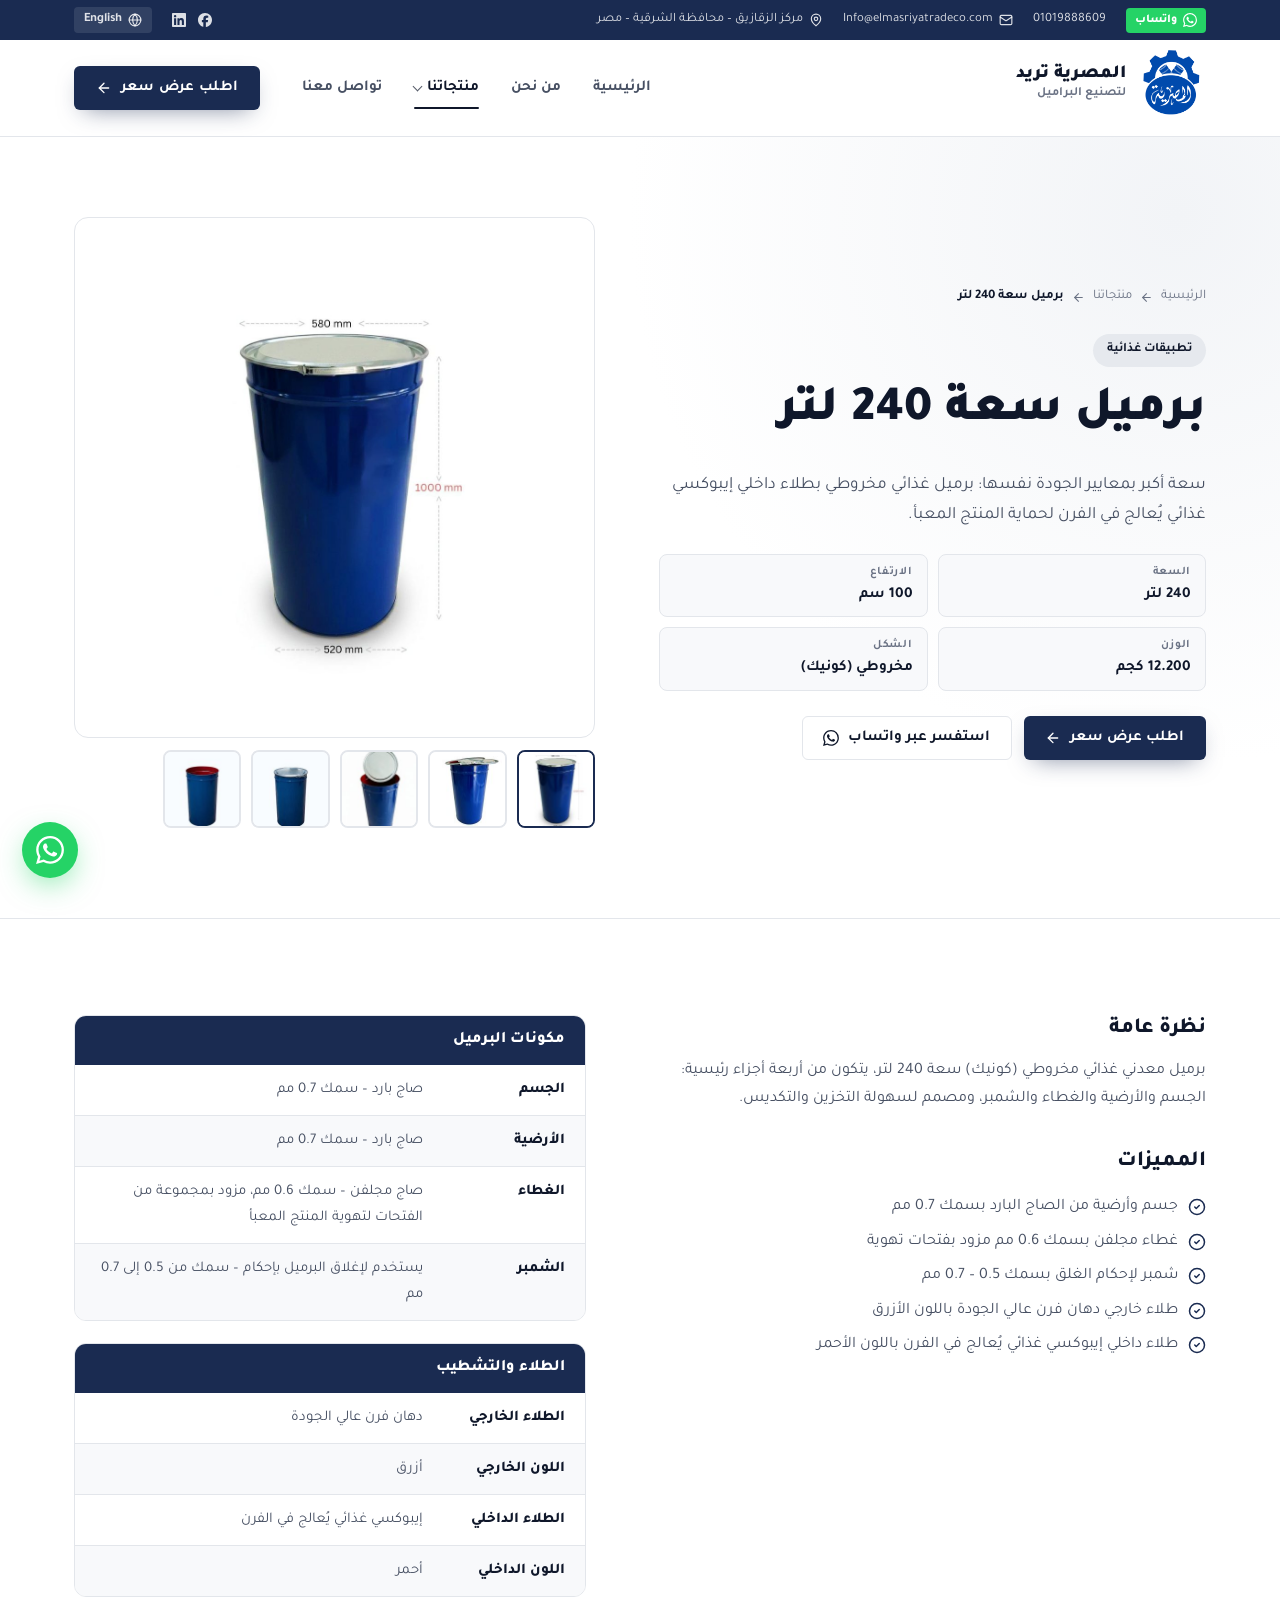
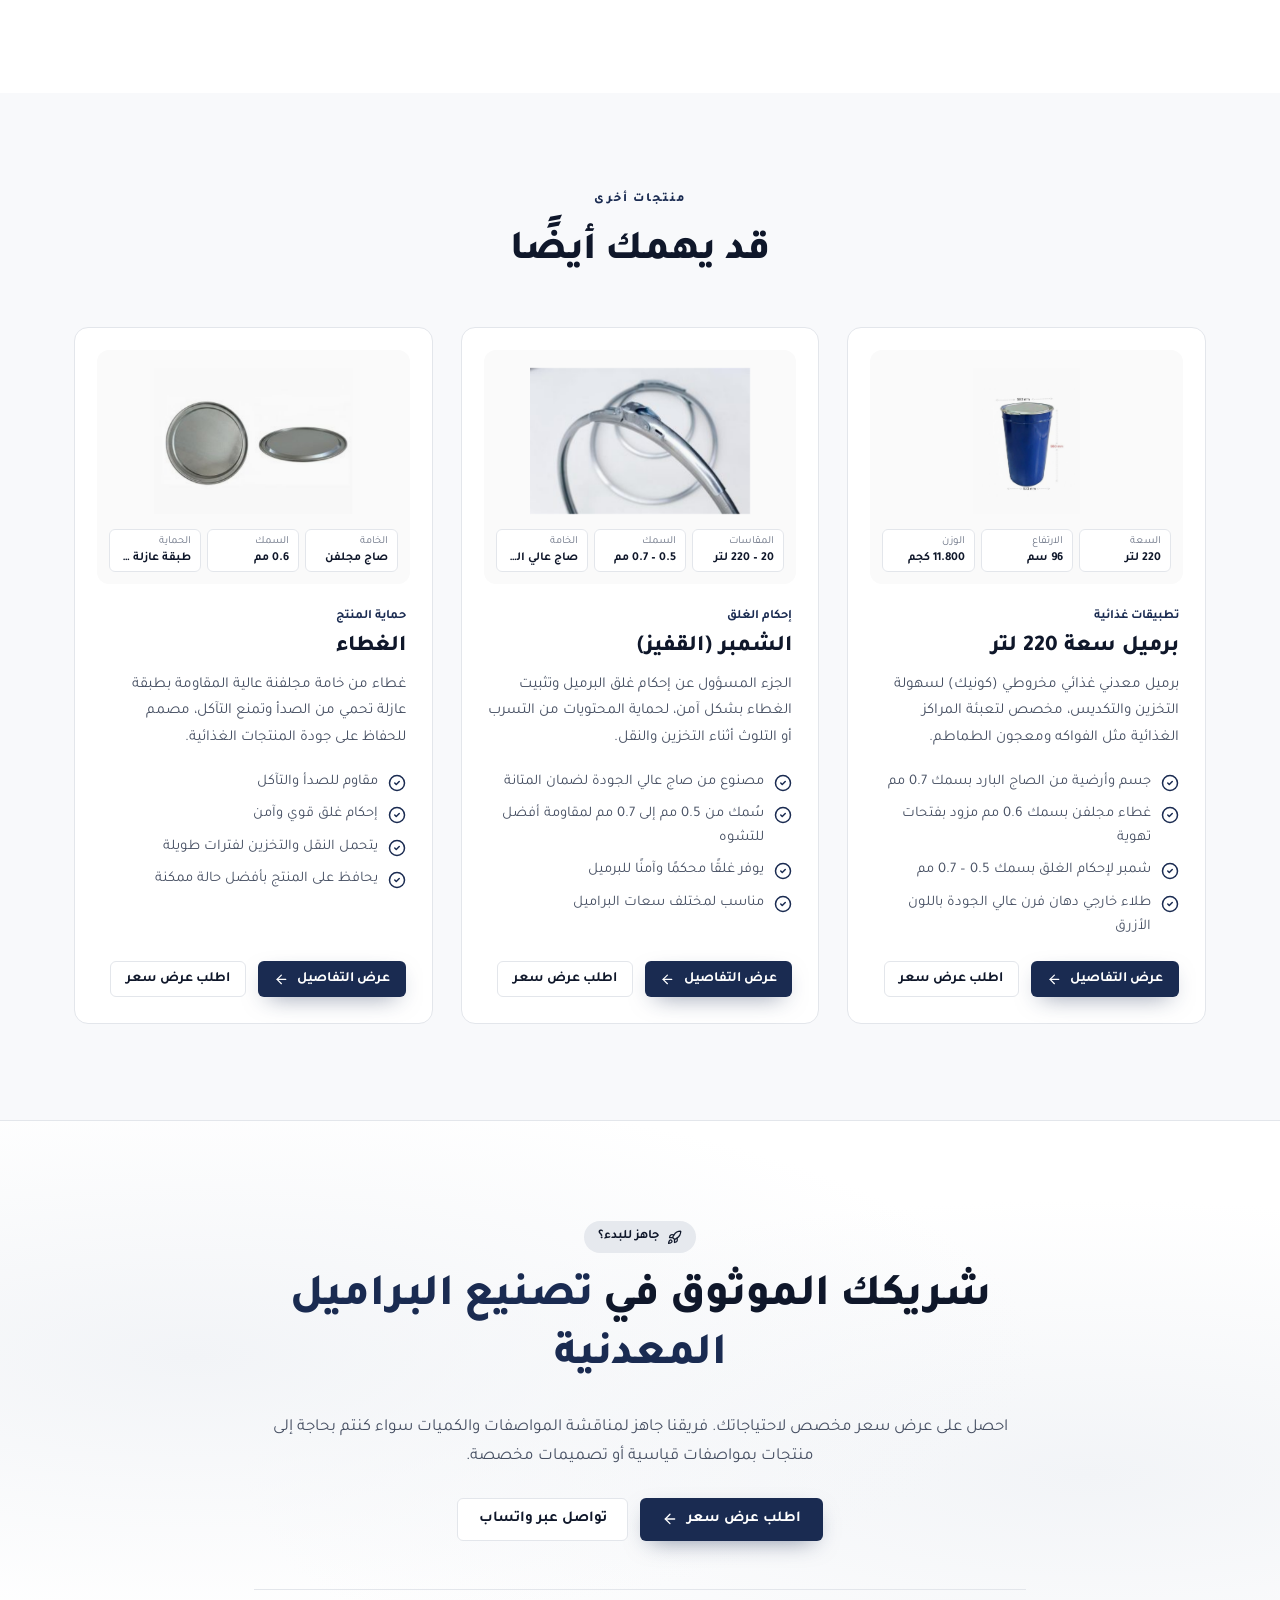
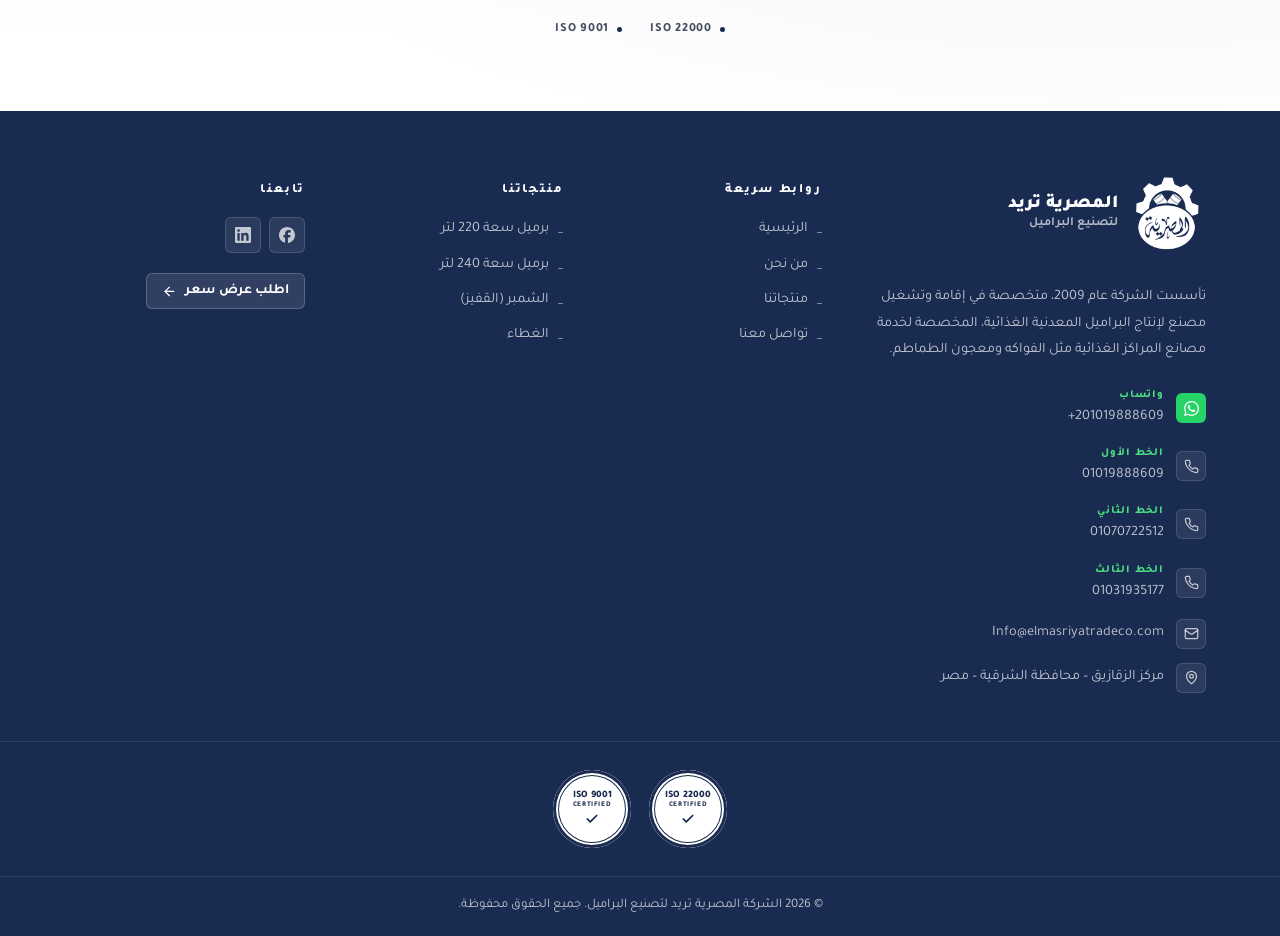
<file: product-barrel-240.before.html>
<!doctype html>
<html lang="ar" dir="rtl">
<head>
<meta charset="UTF-8">
<meta name="viewport" content="width=device-width, initial-scale=1">
<title>برميل سعة 240 لتر &#8211; المصرية تريد</title>
<meta name='robots' content='max-image-preview:large' />
<link rel='dns-prefetch' href='//fonts.googleapis.com' />
<meta name="theme-color" content="#1a2b51">
<link rel="icon" href="assets/img/logo.png">
<link rel='stylesheet' id='em-fonts-css' href='https://fonts.googleapis.com/css2?family=Tajawal:wght@300;400;500;700;800;900&#038;display=swap' media='all' />
<link rel='stylesheet' id='em-main-css' href='assets/css/main.css' media='all' />
<style id="em-main-inline-css">
:root{--primary:rgb(26 43 81);--primary-rgb:26 43 81;--green:rgb(31 122 69);--green-rgb:31 122 69;}
/*# sourceURL=em-main-inline-css */
</style>
<link rel="canonical" href="product-barrel-240.html" />
</head>
<body class="wp-singular em_product-template-default single single-em_product postid-14 wp-embed-responsive wp-theme-elmasriya">
<a class="skip-link" href="#main">تخطي إلى المحتوى</a>

<div class="site-top">
		<div class="topbar">
		<div class="container topbar-inner">
			<div class="topbar-start">
									<a class="tb-whatsapp" href="https://wa.me/201019888609" target="_blank" rel="noopener"><svg class="ico" viewBox="0 0 24 24" fill="currentColor" aria-hidden="true"><path d="M17.472 14.382c-.297-.149-1.758-.867-2.03-.967-.273-.099-.471-.148-.67.15-.197.297-.767.966-.94 1.164-.173.199-.347.223-.644.075-.297-.15-1.255-.463-2.39-1.475-.883-.788-1.48-1.761-1.653-2.059-.173-.297-.018-.458.13-.606.134-.133.298-.347.446-.52.149-.174.198-.298.298-.497.099-.198.05-.371-.025-.52-.075-.149-.669-1.612-.916-2.207-.242-.579-.487-.5-.669-.51-.173-.008-.371-.01-.57-.01-.198 0-.52.074-.792.372-.272.297-1.04 1.016-1.04 2.479 0 1.462 1.065 2.875 1.213 3.074.149.198 2.096 3.2 5.077 4.487.709.306 1.262.489 1.694.625.712.227 1.36.195 1.871.118.571-.085 1.758-.719 2.006-1.413.248-.694.248-1.289.173-1.413-.074-.124-.272-.198-.57-.347m-5.421 7.403h-.004a9.87 9.87 0 0 1-5.031-1.378l-.361-.214-3.741.982.998-3.648-.235-.374a9.86 9.86 0 0 1-1.51-5.26c.001-5.45 4.436-9.884 9.888-9.884 2.64 0 5.122 1.03 6.988 2.898a9.825 9.825 0 0 1 2.893 6.994c-.003 5.45-4.437 9.884-9.885 9.884m8.413-18.297A11.815 11.815 0 0 0 12.05 0C5.495 0 .16 5.335.157 11.892c0 2.096.547 4.142 1.588 5.945L.057 24l6.305-1.654a11.882 11.882 0 0 0 5.683 1.448h.005c6.554 0 11.89-5.335 11.893-11.893a11.821 11.821 0 0 0-3.48-8.413Z"/></svg>واتساب</a>
													<a href="tel:01019888609" dir="ltr">01019888609</a>
													<a href="mailto:Info@elmasriyatradeco.com"><svg class="ico" viewBox="0 0 24 24" fill="none" stroke="currentColor" stroke-width="2" stroke-linecap="round" stroke-linejoin="round" aria-hidden="true"><rect width="20" height="16" x="2" y="4" rx="2"/><path d="m22 7-8.97 5.7a1.94 1.94 0 0 1-2.06 0L2 7"/></svg>Info@elmasriyatradeco.com</a>
													<span class="tb-hide-md"><svg class="ico" viewBox="0 0 24 24" fill="none" stroke="currentColor" stroke-width="2" stroke-linecap="round" stroke-linejoin="round" aria-hidden="true"><path d="M20 10c0 6-8 12-8 12s-8-6-8-12a8 8 0 0 1 16 0Z"/><circle cx="12" cy="10" r="3"/></svg>مركز الزقازيق – محافظة الشرقية – مصر</span>
							</div>
			<div class="topbar-end">
				<span class="tb-socials"><a href="https://www.facebook.com/profile.php?id=61586307887075" target="_blank" rel="noopener" aria-label="فيسبوك"><svg class="ico" viewBox="0 0 24 24" fill="currentColor" aria-hidden="true"><path d="M9.101 23.691v-7.98H6.627v-3.667h2.474v-1.58c0-4.085 1.848-5.978 5.858-5.978.401 0 .955.042 1.468.103a8.68 8.68 0 0 1 1.141.195v3.325a8.623 8.623 0 0 0-.653-.036 26.805 26.805 0 0 0-.733-.009c-.707 0-1.259.096-1.675.309a1.686 1.686 0 0 0-.679.622c-.258.42-.374.995-.374 1.752v1.297h3.919l-.386 2.103-.287 1.564h-3.246v8.245C19.396 23.238 24 18.179 24 12.044c0-6.627-5.373-12-12-12s-12 5.373-12 12c0 5.628 3.874 10.35 9.101 11.647Z"/></svg></a><a href="https://www.linkedin.com/in/elmasriya-trade-8787613b3/" target="_blank" rel="noopener" aria-label="لينكد إن"><svg class="ico" viewBox="0 0 24 24" fill="currentColor" aria-hidden="true"><path d="M20.447 20.452h-3.554v-5.569c0-1.328-.027-3.037-1.852-3.037-1.853 0-2.136 1.445-2.136 2.939v5.667H9.351V9h3.414v1.561h.046c.477-.9 1.637-1.85 3.37-1.85 3.601 0 4.267 2.37 4.267 5.455v6.286zM5.337 7.433a2.062 2.062 0 0 1-2.063-2.065 2.064 2.064 0 1 1 2.063 2.065zm1.782 13.019H3.555V9h3.564v11.452zM22.225 0H1.771C.792 0 0 .774 0 1.729v20.542C0 23.227.792 24 1.771 24h20.451C23.2 24 24 23.227 24 22.271V1.729C24 .774 23.2 0 22.222 0h.003z"/></svg></a></span>
									<a class="tb-lang" href="#"><svg class="ico" viewBox="0 0 24 24" fill="none" stroke="currentColor" stroke-width="2" stroke-linecap="round" stroke-linejoin="round" aria-hidden="true"><circle cx="12" cy="12" r="10"/><path d="M12 2a14.5 14.5 0 0 0 0 20 14.5 14.5 0 0 0 0-20"/><path d="M2 12h20"/></svg>English</a>
							</div>
		</div>
	</div>
	
	<header class="site-header" id="site-header">
		<div class="container header-inner">
			<div class="brand-wrap">
				<span class="brand-dark"><a class="brand" href="index.html"><img src="assets/img/logo.png" alt="المصرية تريد" class="brand-logo"><span class="brand-text"><strong>المصرية تريد</strong><small>لتصنيع البراميل</small></span></a></span>
				<span class="brand-light"><a class="brand" href="index.html"><img src="assets/img/logo-white.png" alt="المصرية تريد" class="brand-logo"><span class="brand-text"><strong>المصرية تريد</strong><small>لتصنيع البراميل</small></span></a></span>
			</div>
			<nav class="main-nav" id="main-nav" aria-label="القائمة الرئيسية">
				<ul id="menu-%d8%a7%d9%84%d9%82%d8%a7%d8%a6%d9%85%d8%a9-%d8%a7%d9%84%d8%b1%d8%a6%d9%8a%d8%b3%d9%8a%d8%a9" class="nav-menu"><li id="menu-item-32" class="menu-item menu-item-type-post_type menu-item-object-page menu-item-home menu-item-32"><a href="index.html">الرئيسية</a></li>
<li id="menu-item-33" class="menu-item menu-item-type-post_type menu-item-object-page menu-item-33"><a href="about.html">من نحن</a></li>
<li id="menu-item-34" class="menu-item menu-item-type-post_type menu-item-object-page current-menu-ancestor current-menu-parent current_page_parent current_page_ancestor menu-item-has-children menu-item-34"><a href="products.html">منتجاتنا</a>
<ul class="sub-menu">
	<li id="menu-item-35" class="menu-item menu-item-type-post_type menu-item-object-em_product menu-item-35"><a href="product-barrel-220.html">برميل سعة 220 لتر</a></li>
	<li id="menu-item-36" class="menu-item menu-item-type-post_type menu-item-object-em_product current-menu-item menu-item-36"><a href="product-barrel-240.html" aria-current="page">برميل سعة 240 لتر</a></li>
	<li id="menu-item-37" class="menu-item menu-item-type-post_type menu-item-object-em_product menu-item-37"><a href="product-chamber.html">الشمبر (القفيز)</a></li>
	<li id="menu-item-38" class="menu-item menu-item-type-post_type menu-item-object-em_product menu-item-38"><a href="product-lid.html">الغطاء</a></li>
</ul>
</li>
<li id="menu-item-39" class="menu-item menu-item-type-post_type menu-item-object-page menu-item-39"><a href="contact.html">تواصل معنا</a></li>
</ul>				<a class="btn btn-primary nav-cta-mobile" href="contact.html"><span>اطلب عرض سعر</span><svg class="ico" viewBox="0 0 24 24" fill="none" stroke="currentColor" stroke-width="2" stroke-linecap="round" stroke-linejoin="round" aria-hidden="true"><path d="m12 19-7-7 7-7"/><path d="M19 12H5"/></svg></a>			</nav>
			<div class="header-actions">
				<a class="btn btn-primary btn-upper header-cta" href="contact.html"><span>اطلب عرض سعر</span><svg class="ico" viewBox="0 0 24 24" fill="none" stroke="currentColor" stroke-width="2" stroke-linecap="round" stroke-linejoin="round" aria-hidden="true"><path d="m12 19-7-7 7-7"/><path d="M19 12H5"/></svg></a>				<button class="nav-toggle" type="button" aria-controls="main-nav" aria-expanded="false" aria-label="القائمة">
					<svg class="ico i-open" viewBox="0 0 24 24" fill="none" stroke="currentColor" stroke-width="2" stroke-linecap="round" stroke-linejoin="round" aria-hidden="true"><path d="M4 6h16M4 12h16M4 18h16"/></svg><svg class="ico i-close" viewBox="0 0 24 24" fill="none" stroke="currentColor" stroke-width="2" stroke-linecap="round" stroke-linejoin="round" aria-hidden="true"><path d="M18 6 6 18M6 6l12 12"/></svg>				</button>
			</div>
		</div>
	</header>
</div>
<main id="main" class="site-main">
<section class="page-hero-split product-hero">
	<div class="container phs-grid">
		<div class="phs-text reveal">
			<nav class="breadcrumb" aria-label="مسار التنقل"><a href="index.html">الرئيسية</a><svg class="ico" viewBox="0 0 24 24" fill="none" stroke="currentColor" stroke-width="2" stroke-linecap="round" stroke-linejoin="round" aria-hidden="true"><path d="m12 19-7-7 7-7"/><path d="M19 12H5"/></svg><a href="products.html">منتجاتنا</a><svg class="ico" viewBox="0 0 24 24" fill="none" stroke="currentColor" stroke-width="2" stroke-linecap="round" stroke-linejoin="round" aria-hidden="true"><path d="m12 19-7-7 7-7"/><path d="M19 12H5"/></svg><span>برميل سعة 240 لتر</span></nav>			<span class="pill">تطبيقات غذائية</span>			<h1>برميل سعة 240 لتر</h1>
			<p class="lead">سعة أكبر بمعايير الجودة نفسها: برميل غذائي مخروطي بطلاء داخلي إيبوكسي غذائي يُعالج في الفرن لحماية المنتج المعبأ.</p>
						<div class="spec-grid">
				<div class="spec"><small>السعة</small><b>240 لتر</b></div><div class="spec"><small>الارتفاع</small><b>100 سم</b></div><div class="spec"><small>الوزن</small><b>12.200 كجم</b></div><div class="spec"><small>الشكل</small><b>مخروطي (كونيك)</b></div>			</div>
						<div class="btn-row">
				<a class="btn btn-primary" href="contact.html?product=%D8%A8%D8%B1%D9%85%D9%8A%D9%84%20%D8%B3%D8%B9%D8%A9%20240%20%D9%84%D8%AA%D8%B1#quote-form"><span>اطلب عرض سعر</span><svg class="ico" viewBox="0 0 24 24" fill="none" stroke="currentColor" stroke-width="2" stroke-linecap="round" stroke-linejoin="round" aria-hidden="true"><path d="m12 19-7-7 7-7"/><path d="M19 12H5"/></svg></a>				<a class="btn btn-outline" href="https://wa.me/201019888609?text=%D8%A7%D8%B3%D8%AA%D9%81%D8%B3%D8%A7%D8%B1%20%D8%B9%D9%86%3A%20%D8%A8%D8%B1%D9%85%D9%8A%D9%84%20%D8%B3%D8%B9%D8%A9%20240%20%D9%84%D8%AA%D8%B1" target="_blank" rel="noopener"><span>استفسر عبر واتساب</span><svg class="ico" viewBox="0 0 24 24" fill="currentColor" aria-hidden="true"><path d="M17.472 14.382c-.297-.149-1.758-.867-2.03-.967-.273-.099-.471-.148-.67.15-.197.297-.767.966-.94 1.164-.173.199-.347.223-.644.075-.297-.15-1.255-.463-2.39-1.475-.883-.788-1.48-1.761-1.653-2.059-.173-.297-.018-.458.13-.606.134-.133.298-.347.446-.52.149-.174.198-.298.298-.497.099-.198.05-.371-.025-.52-.075-.149-.669-1.612-.916-2.207-.242-.579-.487-.5-.669-.51-.173-.008-.371-.01-.57-.01-.198 0-.52.074-.792.372-.272.297-1.04 1.016-1.04 2.479 0 1.462 1.065 2.875 1.213 3.074.149.198 2.096 3.2 5.077 4.487.709.306 1.262.489 1.694.625.712.227 1.36.195 1.871.118.571-.085 1.758-.719 2.006-1.413.248-.694.248-1.289.173-1.413-.074-.124-.272-.198-.57-.347m-5.421 7.403h-.004a9.87 9.87 0 0 1-5.031-1.378l-.361-.214-3.741.982.998-3.648-.235-.374a9.86 9.86 0 0 1-1.51-5.26c.001-5.45 4.436-9.884 9.888-9.884 2.64 0 5.122 1.03 6.988 2.898a9.825 9.825 0 0 1 2.893 6.994c-.003 5.45-4.437 9.884-9.885 9.884m8.413-18.297A11.815 11.815 0 0 0 12.05 0C5.495 0 .16 5.335.157 11.892c0 2.096.547 4.142 1.588 5.945L.057 24l6.305-1.654a11.882 11.882 0 0 0 5.683 1.448h.005c6.554 0 11.89-5.335 11.893-11.893a11.821 11.821 0 0 0-3.48-8.413Z"/></svg></a>			</div>
		</div>
		<div class="product-gallery reveal" data-gallery>
						<a class="pg-main" href="uploads/2026/11/elmasriya-barrel-240.jpg"><img src="uploads/2026/11/elmasriya-barrel-240-747x1024.jpg" alt="برميل سعة 240 لتر"></a>
								<div class="pg-thumbs">
										<button type="button" class="pg-thumb is-active" data-full="uploads/2026/11/elmasriya-barrel-240.jpg" data-large="uploads/2026/11/elmasriya-barrel-240-747x1024.jpg"><img src="uploads/2026/11/elmasriya-barrel-240-150x150.jpg" alt="" loading="lazy" decoding="async"></button>
										<button type="button" class="pg-thumb" data-full="uploads/2026/11/elmasriya-barrel-g1.jpg" data-large="uploads/2026/11/elmasriya-barrel-g1-747x1024.jpg"><img src="uploads/2026/11/elmasriya-barrel-g1-150x150.jpg" alt="" loading="lazy" decoding="async"></button>
										<button type="button" class="pg-thumb" data-full="uploads/2026/11/elmasriya-barrel-g2.jpg" data-large="uploads/2026/11/elmasriya-barrel-g2-747x1024.jpg"><img src="uploads/2026/11/elmasriya-barrel-g2-150x150.jpg" alt="" loading="lazy" decoding="async"></button>
										<button type="button" class="pg-thumb" data-full="uploads/2026/11/elmasriya-barrel-g3.jpg" data-large="uploads/2026/11/elmasriya-barrel-g3-736x1024.jpg"><img src="uploads/2026/11/elmasriya-barrel-g3-150x150.jpg" alt="" loading="lazy" decoding="async"></button>
										<button type="button" class="pg-thumb" data-full="uploads/2026/11/elmasriya-barrel-g4.jpg" data-large="uploads/2026/11/elmasriya-barrel-g4-731x1024.jpg"><img src="uploads/2026/11/elmasriya-barrel-g4-150x150.jpg" alt="" loading="lazy" decoding="async"></button>
									</div>
									</div>
	</div>
</section>

<section class="section bordered-top">
	<div class="container product-detail-grid">
		<div class="reveal">
						<h2 class="h3">نظرة عامة</h2>
			<div class="prose"><p>برميل معدني غذائي مخروطي (كونيك) سعة 240 لتر، يتكون من أربعة أجزاء رئيسية: الجسم والأرضية والغطاء والشمبر، ومصمم لسهولة التخزين والتكديس.</p>
</div>
									<h2 class="h3">المميزات</h2>
			<ul class="checklist lg">
				<li><svg class="ico" viewBox="0 0 24 24" fill="none" stroke="currentColor" stroke-width="2" stroke-linecap="round" stroke-linejoin="round" aria-hidden="true"><circle cx="12" cy="12" r="10"/><path d="m9 12 2 2 4-4"/></svg>جسم وأرضية من الصاج البارد بسمك 0.7 مم</li><li><svg class="ico" viewBox="0 0 24 24" fill="none" stroke="currentColor" stroke-width="2" stroke-linecap="round" stroke-linejoin="round" aria-hidden="true"><circle cx="12" cy="12" r="10"/><path d="m9 12 2 2 4-4"/></svg>غطاء مجلفن بسمك 0.6 مم مزود بفتحات تهوية</li><li><svg class="ico" viewBox="0 0 24 24" fill="none" stroke="currentColor" stroke-width="2" stroke-linecap="round" stroke-linejoin="round" aria-hidden="true"><circle cx="12" cy="12" r="10"/><path d="m9 12 2 2 4-4"/></svg>شمبر لإحكام الغلق بسمك 0.5 – 0.7 مم</li><li><svg class="ico" viewBox="0 0 24 24" fill="none" stroke="currentColor" stroke-width="2" stroke-linecap="round" stroke-linejoin="round" aria-hidden="true"><circle cx="12" cy="12" r="10"/><path d="m9 12 2 2 4-4"/></svg>طلاء خارجي دهان فرن عالي الجودة باللون الأزرق</li><li><svg class="ico" viewBox="0 0 24 24" fill="none" stroke="currentColor" stroke-width="2" stroke-linecap="round" stroke-linejoin="round" aria-hidden="true"><circle cx="12" cy="12" r="10"/><path d="m9 12 2 2 4-4"/></svg>طلاء داخلي إيبوكسي غذائي يُعالج في الفرن باللون الأحمر</li>			</ul>
					</div>
		<div class="detail-tables reveal">
										<div class="detail-table">
				<h3>مكونات البرميل</h3>
				<dl>
																	<div><dt>الجسم</dt><dd>صاج بارد – سمك 0.7 مم</dd></div>
																	<div><dt>الأرضية</dt><dd>صاج بارد – سمك 0.7 مم</dd></div>
																	<div><dt>الغطاء</dt><dd>صاج مجلفن – سمك 0.6 مم، مزود بمجموعة من الفتحات لتهوية المنتج المعبأ</dd></div>
																	<div><dt>الشمبر</dt><dd>يستخدم لإغلاق البرميل بإحكام – سمك من 0.5 إلى 0.7 مم</dd></div>
									</dl>
			</div>
										<div class="detail-table">
				<h3>الطلاء والتشطيب</h3>
				<dl>
																	<div><dt>الطلاء الخارجي</dt><dd>دهان فرن عالي الجودة</dd></div>
																	<div><dt>اللون الخارجي</dt><dd>أزرق</dd></div>
																	<div><dt>الطلاء الداخلي</dt><dd>إيبوكسي غذائي يُعالج في الفرن</dd></div>
																	<div><dt>اللون الداخلي</dt><dd>أحمر</dd></div>
									</dl>
			</div>
					</div>
	</div>
</section>

		<section class="section section-grey">
	<div class="container">
		<div class="section-head center reveal"><p class="eyebrow">منتجات أخرى</p><h2>قد يهمك أيضًا</h2></div>		<div class="product-grid cols-3">
							<article class="product-card reveal">
	<a class="pc-media" href="product-barrel-220.html">
		<img width="511" height="700" src="uploads/2026/11/elmasriya-barrel-220-511x700.jpg" class=" wp-post-image" alt="" loading="lazy" decoding="async" srcset="uploads/2026/11/elmasriya-barrel-220-511x700.jpg 511w, uploads/2026/11/elmasriya-barrel-220-219x300.jpg 219w, uploads/2026/11/elmasriya-barrel-220-747x1024.jpg 747w, uploads/2026/11/elmasriya-barrel-220-768x1052.jpg 768w, uploads/2026/11/elmasriya-barrel-220.jpg 864w" sizes="auto, (max-width: 511px) 100vw, 511px" />				<div class="pc-chips">
							<span><small>السعة</small><b>220 لتر</b></span>
							<span><small>الارتفاع</small><b>96 سم</b></span>
							<span><small>الوزن</small><b>11.800 كجم</b></span>
					</div>
			</a>
	<div class="pc-body">
		<p class="pc-cat">تطبيقات غذائية</p>		<h3><a href="product-barrel-220.html">برميل سعة 220 لتر</a></h3>
		<p class="pc-desc">برميل معدني غذائي مخروطي (كونيك) لسهولة التخزين والتكديس، مخصص لتعبئة المراكز الغذائية مثل الفواكه ومعجون الطماطم.</p>
				<ul class="checklist">
			<li><svg class="ico" viewBox="0 0 24 24" fill="none" stroke="currentColor" stroke-width="2" stroke-linecap="round" stroke-linejoin="round" aria-hidden="true"><circle cx="12" cy="12" r="10"/><path d="m9 12 2 2 4-4"/></svg>جسم وأرضية من الصاج البارد بسمك 0.7 مم</li><li><svg class="ico" viewBox="0 0 24 24" fill="none" stroke="currentColor" stroke-width="2" stroke-linecap="round" stroke-linejoin="round" aria-hidden="true"><circle cx="12" cy="12" r="10"/><path d="m9 12 2 2 4-4"/></svg>غطاء مجلفن بسمك 0.6 مم مزود بفتحات تهوية</li><li><svg class="ico" viewBox="0 0 24 24" fill="none" stroke="currentColor" stroke-width="2" stroke-linecap="round" stroke-linejoin="round" aria-hidden="true"><circle cx="12" cy="12" r="10"/><path d="m9 12 2 2 4-4"/></svg>شمبر لإحكام الغلق بسمك 0.5 – 0.7 مم</li><li><svg class="ico" viewBox="0 0 24 24" fill="none" stroke="currentColor" stroke-width="2" stroke-linecap="round" stroke-linejoin="round" aria-hidden="true"><circle cx="12" cy="12" r="10"/><path d="m9 12 2 2 4-4"/></svg>طلاء خارجي دهان فرن عالي الجودة باللون الأزرق</li>		</ul>
				<div class="btn-row">
			<a class="btn btn-primary btn-sm" href="product-barrel-220.html"><span>عرض التفاصيل</span><svg class="ico" viewBox="0 0 24 24" fill="none" stroke="currentColor" stroke-width="2" stroke-linecap="round" stroke-linejoin="round" aria-hidden="true"><path d="m12 19-7-7 7-7"/><path d="M19 12H5"/></svg></a>			<a class="btn btn-outline btn-sm" href="contact.html?product=%D8%A8%D8%B1%D9%85%D9%8A%D9%84%20%D8%B3%D8%B9%D8%A9%20220%20%D9%84%D8%AA%D8%B1#quote-form"><span>اطلب عرض سعر</span></a>		</div>
	</div>
</article>
							<article class="product-card reveal">
	<a class="pc-media" href="product-chamber.html">
		<img width="900" height="600" src="uploads/2026/11/elmasriya-chamber-g4-900x600.jpg" class=" wp-post-image" alt="" loading="lazy" decoding="async" srcset="uploads/2026/11/elmasriya-chamber-g4-900x600.jpg 900w, uploads/2026/11/elmasriya-chamber-g4-300x200.jpg 300w, uploads/2026/11/elmasriya-chamber-g4-768x512.jpg 768w, uploads/2026/11/elmasriya-chamber-g4.jpg 1000w" sizes="auto, (max-width: 900px) 100vw, 900px" />				<div class="pc-chips">
							<span><small>المقاسات</small><b>20 – 220 لتر</b></span>
							<span><small>السمك</small><b>0.5 – 0.7 مم</b></span>
							<span><small>الخامة</small><b>صاج عالي الجودة</b></span>
					</div>
			</a>
	<div class="pc-body">
		<p class="pc-cat">إحكام الغلق</p>		<h3><a href="product-chamber.html">الشمبر (القفيز)</a></h3>
		<p class="pc-desc">الجزء المسؤول عن إحكام غلق البرميل وتثبيت الغطاء بشكل آمن، لحماية المحتويات من التسرب أو التلوث أثناء التخزين والنقل.</p>
				<ul class="checklist">
			<li><svg class="ico" viewBox="0 0 24 24" fill="none" stroke="currentColor" stroke-width="2" stroke-linecap="round" stroke-linejoin="round" aria-hidden="true"><circle cx="12" cy="12" r="10"/><path d="m9 12 2 2 4-4"/></svg>مصنوع من صاج عالي الجودة لضمان المتانة</li><li><svg class="ico" viewBox="0 0 24 24" fill="none" stroke="currentColor" stroke-width="2" stroke-linecap="round" stroke-linejoin="round" aria-hidden="true"><circle cx="12" cy="12" r="10"/><path d="m9 12 2 2 4-4"/></svg>سُمك من 0.5 مم إلى 0.7 مم لمقاومة أفضل للتشوه</li><li><svg class="ico" viewBox="0 0 24 24" fill="none" stroke="currentColor" stroke-width="2" stroke-linecap="round" stroke-linejoin="round" aria-hidden="true"><circle cx="12" cy="12" r="10"/><path d="m9 12 2 2 4-4"/></svg>يوفر غلقًا محكمًا وآمنًا للبرميل</li><li><svg class="ico" viewBox="0 0 24 24" fill="none" stroke="currentColor" stroke-width="2" stroke-linecap="round" stroke-linejoin="round" aria-hidden="true"><circle cx="12" cy="12" r="10"/><path d="m9 12 2 2 4-4"/></svg>مناسب لمختلف سعات البراميل</li>		</ul>
				<div class="btn-row">
			<a class="btn btn-primary btn-sm" href="product-chamber.html"><span>عرض التفاصيل</span><svg class="ico" viewBox="0 0 24 24" fill="none" stroke="currentColor" stroke-width="2" stroke-linecap="round" stroke-linejoin="round" aria-hidden="true"><path d="m12 19-7-7 7-7"/><path d="M19 12H5"/></svg></a>			<a class="btn btn-outline btn-sm" href="contact.html?product=%D8%A7%D9%84%D8%B4%D9%85%D8%A8%D8%B1%20%28%D8%A7%D9%84%D9%82%D9%81%D9%8A%D8%B2%29#quote-form"><span>اطلب عرض سعر</span></a>		</div>
	</div>
</article>
							<article class="product-card reveal">
	<a class="pc-media" href="product-lid.html">
		<img width="900" height="662" src="uploads/2026/11/elmasriya-lids-thumb-900x662.jpg" class=" wp-post-image" alt="" loading="lazy" decoding="async" srcset="uploads/2026/11/elmasriya-lids-thumb-900x662.jpg 900w, uploads/2026/11/elmasriya-lids-thumb-300x221.jpg 300w, uploads/2026/11/elmasriya-lids-thumb-1024x754.jpg 1024w, uploads/2026/11/elmasriya-lids-thumb-768x565.jpg 768w, uploads/2026/11/elmasriya-lids-thumb.jpg 1110w" sizes="auto, (max-width: 900px) 100vw, 900px" />				<div class="pc-chips">
							<span><small>الخامة</small><b>صاج مجلفن</b></span>
							<span><small>السمك</small><b>0.6 مم</b></span>
							<span><small>الحماية</small><b>طبقة عازلة ضد الصدأ</b></span>
					</div>
			</a>
	<div class="pc-body">
		<p class="pc-cat">حماية المنتج</p>		<h3><a href="product-lid.html">الغطاء</a></h3>
		<p class="pc-desc">غطاء من خامة مجلفنة عالية المقاومة بطبقة عازلة تحمي من الصدأ وتمنع التآكل، مصمم للحفاظ على جودة المنتجات الغذائية.</p>
				<ul class="checklist">
			<li><svg class="ico" viewBox="0 0 24 24" fill="none" stroke="currentColor" stroke-width="2" stroke-linecap="round" stroke-linejoin="round" aria-hidden="true"><circle cx="12" cy="12" r="10"/><path d="m9 12 2 2 4-4"/></svg>مقاوم للصدأ والتآكل</li><li><svg class="ico" viewBox="0 0 24 24" fill="none" stroke="currentColor" stroke-width="2" stroke-linecap="round" stroke-linejoin="round" aria-hidden="true"><circle cx="12" cy="12" r="10"/><path d="m9 12 2 2 4-4"/></svg>إحكام غلق قوي وآمن</li><li><svg class="ico" viewBox="0 0 24 24" fill="none" stroke="currentColor" stroke-width="2" stroke-linecap="round" stroke-linejoin="round" aria-hidden="true"><circle cx="12" cy="12" r="10"/><path d="m9 12 2 2 4-4"/></svg>يتحمل النقل والتخزين لفترات طويلة</li><li><svg class="ico" viewBox="0 0 24 24" fill="none" stroke="currentColor" stroke-width="2" stroke-linecap="round" stroke-linejoin="round" aria-hidden="true"><circle cx="12" cy="12" r="10"/><path d="m9 12 2 2 4-4"/></svg>يحافظ على المنتج بأفضل حالة ممكنة</li>		</ul>
				<div class="btn-row">
			<a class="btn btn-primary btn-sm" href="product-lid.html"><span>عرض التفاصيل</span><svg class="ico" viewBox="0 0 24 24" fill="none" stroke="currentColor" stroke-width="2" stroke-linecap="round" stroke-linejoin="round" aria-hidden="true"><path d="m12 19-7-7 7-7"/><path d="M19 12H5"/></svg></a>			<a class="btn btn-outline btn-sm" href="contact.html?product=%D8%A7%D9%84%D8%BA%D8%B7%D8%A7%D8%A1#quote-form"><span>اطلب عرض سعر</span></a>		</div>
	</div>
</article>
					</div>
	</div>
</section>
	
	<section class="cta-section">
	<div class="container cta-inner reveal">
		<span class="pill"><svg class="ico" viewBox="0 0 24 24" fill="none" stroke="currentColor" stroke-width="2" stroke-linecap="round" stroke-linejoin="round" aria-hidden="true"><path d="M4.5 16.5c-1.5 1.26-2 5-2 5s3.74-.5 5-2c.71-.84.7-2.13-.09-2.91a2.18 2.18 0 0 0-2.91-.09z"/><path d="m12 15-3-3a22 22 0 0 1 2-3.95A12.88 12.88 0 0 1 22 2c0 2.72-.78 7.5-6 11a22.35 22.35 0 0 1-4 2z"/><path d="M9 12H4s.55-3.03 2-4c1.62-1.08 5 0 5 0"/><path d="M12 15v5s3.03-.55 4-2c1.08-1.62 0-5 0-5"/></svg>جاهز للبدء؟</span>		<h2>شريكك الموثوق في <span class="hl">تصنيع البراميل المعدنية</span></h2>
		<p class="lead">احصل على عرض سعر مخصص لاحتياجاتك. فريقنا جاهز لمناقشة المواصفات والكميات سواء كنتم بحاجة إلى منتجات بمواصفات قياسية أو تصميمات مخصصة.</p>		<div class="btn-row center">
			<a class="btn btn-primary" href="contact.html"><span>اطلب عرض سعر</span><svg class="ico" viewBox="0 0 24 24" fill="none" stroke="currentColor" stroke-width="2" stroke-linecap="round" stroke-linejoin="round" aria-hidden="true"><path d="m12 19-7-7 7-7"/><path d="M19 12H5"/></svg></a>			<a class="btn btn-outline" href="https://wa.me/201019888609" target="_blank" rel="noopener"><span>تواصل عبر واتساب</span></a>		</div>
						<ul class="cert-dots">
							<li>ISO 22000</li>							<li>ISO 9001</li>					</ul>
			</div>
</section>
</main>

<footer class="site-footer">
	<div class="container footer-grid">
		<div class="footer-brand">
			<a class="brand" href="index.html"><img src="assets/img/logo-white.png" alt="المصرية تريد" class="brand-logo"><span class="brand-text"><strong>المصرية تريد</strong><small>لتصنيع البراميل</small></span></a>			<p>تأسست الشركة عام 2009، متخصصة في إقامة وتشغيل مصنع لإنتاج البراميل المعدنية الغذائية، المخصصة لخدمة مصانع المراكز الغذائية مثل الفواكه ومعجون الطماطم.</p>
			<ul class="footer-contacts">
								<li><span class="fc-ico is-green"><svg class="ico" viewBox="0 0 24 24" fill="currentColor" aria-hidden="true"><path d="M17.472 14.382c-.297-.149-1.758-.867-2.03-.967-.273-.099-.471-.148-.67.15-.197.297-.767.966-.94 1.164-.173.199-.347.223-.644.075-.297-.15-1.255-.463-2.39-1.475-.883-.788-1.48-1.761-1.653-2.059-.173-.297-.018-.458.13-.606.134-.133.298-.347.446-.52.149-.174.198-.298.298-.497.099-.198.05-.371-.025-.52-.075-.149-.669-1.612-.916-2.207-.242-.579-.487-.5-.669-.51-.173-.008-.371-.01-.57-.01-.198 0-.52.074-.792.372-.272.297-1.04 1.016-1.04 2.479 0 1.462 1.065 2.875 1.213 3.074.149.198 2.096 3.2 5.077 4.487.709.306 1.262.489 1.694.625.712.227 1.36.195 1.871.118.571-.085 1.758-.719 2.006-1.413.248-.694.248-1.289.173-1.413-.074-.124-.272-.198-.57-.347m-5.421 7.403h-.004a9.87 9.87 0 0 1-5.031-1.378l-.361-.214-3.741.982.998-3.648-.235-.374a9.86 9.86 0 0 1-1.51-5.26c.001-5.45 4.436-9.884 9.888-9.884 2.64 0 5.122 1.03 6.988 2.898a9.825 9.825 0 0 1 2.893 6.994c-.003 5.45-4.437 9.884-9.885 9.884m8.413-18.297A11.815 11.815 0 0 0 12.05 0C5.495 0 .16 5.335.157 11.892c0 2.096.547 4.142 1.588 5.945L.057 24l6.305-1.654a11.882 11.882 0 0 0 5.683 1.448h.005c6.554 0 11.89-5.335 11.893-11.893a11.821 11.821 0 0 0-3.48-8.413Z"/></svg></span><div><small>واتساب</small><a href="https://wa.me/201019888609" target="_blank" rel="noopener" dir="ltr">+201019888609</a></div></li>
																	<li><span class="fc-ico"><svg class="ico" viewBox="0 0 24 24" fill="none" stroke="currentColor" stroke-width="2" stroke-linecap="round" stroke-linejoin="round" aria-hidden="true"><path d="M22 16.92v3a2 2 0 0 1-2.18 2 19.79 19.79 0 0 1-8.63-3.07 19.5 19.5 0 0 1-6-6 19.79 19.79 0 0 1-3.07-8.67A2 2 0 0 1 4.11 2h3a2 2 0 0 1 2 1.72 12.84 12.84 0 0 0 .7 2.81 2 2 0 0 1-.45 2.11L8.09 9.91a16 16 0 0 0 6 6l1.27-1.27a2 2 0 0 1 2.11-.45 12.84 12.84 0 0 0 2.81.7A2 2 0 0 1 22 16.92z"/></svg></span><div><small>الخط الأول</small><a href="tel:01019888609" dir="ltr">01019888609</a></div></li>
													<li><span class="fc-ico"><svg class="ico" viewBox="0 0 24 24" fill="none" stroke="currentColor" stroke-width="2" stroke-linecap="round" stroke-linejoin="round" aria-hidden="true"><path d="M22 16.92v3a2 2 0 0 1-2.18 2 19.79 19.79 0 0 1-8.63-3.07 19.5 19.5 0 0 1-6-6 19.79 19.79 0 0 1-3.07-8.67A2 2 0 0 1 4.11 2h3a2 2 0 0 1 2 1.72 12.84 12.84 0 0 0 .7 2.81 2 2 0 0 1-.45 2.11L8.09 9.91a16 16 0 0 0 6 6l1.27-1.27a2 2 0 0 1 2.11-.45 12.84 12.84 0 0 0 2.81.7A2 2 0 0 1 22 16.92z"/></svg></span><div><small>الخط الثاني</small><a href="tel:01070722512" dir="ltr">01070722512</a></div></li>
													<li><span class="fc-ico"><svg class="ico" viewBox="0 0 24 24" fill="none" stroke="currentColor" stroke-width="2" stroke-linecap="round" stroke-linejoin="round" aria-hidden="true"><path d="M22 16.92v3a2 2 0 0 1-2.18 2 19.79 19.79 0 0 1-8.63-3.07 19.5 19.5 0 0 1-6-6 19.79 19.79 0 0 1-3.07-8.67A2 2 0 0 1 4.11 2h3a2 2 0 0 1 2 1.72 12.84 12.84 0 0 0 .7 2.81 2 2 0 0 1-.45 2.11L8.09 9.91a16 16 0 0 0 6 6l1.27-1.27a2 2 0 0 1 2.11-.45 12.84 12.84 0 0 0 2.81.7A2 2 0 0 1 22 16.92z"/></svg></span><div><small>الخط الثالث</small><a href="tel:01031935177" dir="ltr">01031935177</a></div></li>
												<li><span class="fc-ico"><svg class="ico" viewBox="0 0 24 24" fill="none" stroke="currentColor" stroke-width="2" stroke-linecap="round" stroke-linejoin="round" aria-hidden="true"><rect width="20" height="16" x="2" y="4" rx="2"/><path d="m22 7-8.97 5.7a1.94 1.94 0 0 1-2.06 0L2 7"/></svg></span><a href="mailto:Info@elmasriyatradeco.com">Info@elmasriyatradeco.com</a></li>
												<li><span class="fc-ico"><svg class="ico" viewBox="0 0 24 24" fill="none" stroke="currentColor" stroke-width="2" stroke-linecap="round" stroke-linejoin="round" aria-hidden="true"><path d="M20 10c0 6-8 12-8 12s-8-6-8-12a8 8 0 0 1 16 0Z"/><circle cx="12" cy="10" r="3"/></svg></span><span>مركز الزقازيق – محافظة الشرقية – مصر</span></li>
							</ul>
		</div>

		<div class="footer-col">
			<h4>روابط سريعة</h4>
			<ul id="menu-%d8%a7%d9%84%d9%82%d8%a7%d8%a6%d9%85%d8%a9-%d8%a7%d9%84%d8%b1%d8%a6%d9%8a%d8%b3%d9%8a%d8%a9-1" class="footer-links"><li class="menu-item menu-item-type-post_type menu-item-object-page menu-item-home menu-item-32"><a href="index.html">الرئيسية</a></li>
<li class="menu-item menu-item-type-post_type menu-item-object-page menu-item-33"><a href="about.html">من نحن</a></li>
<li class="menu-item menu-item-type-post_type menu-item-object-page current-menu-ancestor current-menu-parent current_page_parent current_page_ancestor menu-item-34"><a href="products.html">منتجاتنا</a></li>
<li class="menu-item menu-item-type-post_type menu-item-object-page menu-item-39"><a href="contact.html">تواصل معنا</a></li>
</ul>		</div>

		<div class="footer-col">
			<h4>منتجاتنا</h4>
			<ul class="footer-links">
								<li><a href="product-barrel-220.html">برميل سعة 220 لتر</a></li>
								<li><a href="product-barrel-240.html">برميل سعة 240 لتر</a></li>
								<li><a href="product-chamber.html">الشمبر (القفيز)</a></li>
								<li><a href="product-lid.html">الغطاء</a></li>
							</ul>
		</div>

		<div class="footer-col">
			<h4>تابعنا</h4>
			<div class="footer-socials"><a href="https://www.facebook.com/profile.php?id=61586307887075" target="_blank" rel="noopener" aria-label="فيسبوك"><svg class="ico" viewBox="0 0 24 24" fill="currentColor" aria-hidden="true"><path d="M9.101 23.691v-7.98H6.627v-3.667h2.474v-1.58c0-4.085 1.848-5.978 5.858-5.978.401 0 .955.042 1.468.103a8.68 8.68 0 0 1 1.141.195v3.325a8.623 8.623 0 0 0-.653-.036 26.805 26.805 0 0 0-.733-.009c-.707 0-1.259.096-1.675.309a1.686 1.686 0 0 0-.679.622c-.258.42-.374.995-.374 1.752v1.297h3.919l-.386 2.103-.287 1.564h-3.246v8.245C19.396 23.238 24 18.179 24 12.044c0-6.627-5.373-12-12-12s-12 5.373-12 12c0 5.628 3.874 10.35 9.101 11.647Z"/></svg></a><a href="https://www.linkedin.com/in/elmasriya-trade-8787613b3/" target="_blank" rel="noopener" aria-label="لينكد إن"><svg class="ico" viewBox="0 0 24 24" fill="currentColor" aria-hidden="true"><path d="M20.447 20.452h-3.554v-5.569c0-1.328-.027-3.037-1.852-3.037-1.853 0-2.136 1.445-2.136 2.939v5.667H9.351V9h3.414v1.561h.046c.477-.9 1.637-1.85 3.37-1.85 3.601 0 4.267 2.37 4.267 5.455v6.286zM5.337 7.433a2.062 2.062 0 0 1-2.063-2.065 2.064 2.064 0 1 1 2.063 2.065zm1.782 13.019H3.555V9h3.564v11.452zM22.225 0H1.771C.792 0 0 .774 0 1.729v20.542C0 23.227.792 24 1.771 24h20.451C23.2 24 24 23.227 24 22.271V1.729C24 .774 23.2 0 22.222 0h.003z"/></svg></a></div>
						<a class="btn btn-light btn-sm" href="contact.html"><span>اطلب عرض سعر</span><svg class="ico" viewBox="0 0 24 24" fill="none" stroke="currentColor" stroke-width="2" stroke-linecap="round" stroke-linejoin="round" aria-hidden="true"><path d="m12 19-7-7 7-7"/><path d="M19 12H5"/></svg></a>		</div>
	</div>

			<div class="footer-certs">
		<div class="container">
											<div class="seal">
											<span class="seal-ring"><strong>ISO 22000</strong><small>CERTIFIED</small><svg class="ico" viewBox="0 0 24 24" fill="none" stroke="currentColor" stroke-width="2" stroke-linecap="round" stroke-linejoin="round" aria-hidden="true"><path d="M20 6 9 17l-5-5"/></svg></span>
									</div>
											<div class="seal">
											<span class="seal-ring"><strong>ISO 9001</strong><small>CERTIFIED</small><svg class="ico" viewBox="0 0 24 24" fill="none" stroke="currentColor" stroke-width="2" stroke-linecap="round" stroke-linejoin="round" aria-hidden="true"><path d="M20 6 9 17l-5-5"/></svg></span>
									</div>
					</div>
	</div>
	
	<div class="footer-bottom">
		<div class="container">
			<p>© 2026 الشركة المصرية تريد لتصنيع البراميل. جميع الحقوق محفوظة.</p>
		</div>
	</div>
</footer>

<a class="float-whatsapp" href="https://wa.me/201019888609" target="_blank" rel="noopener" aria-label="واتساب"><svg class="ico" viewBox="0 0 24 24" fill="currentColor" aria-hidden="true"><path d="M17.472 14.382c-.297-.149-1.758-.867-2.03-.967-.273-.099-.471-.148-.67.15-.197.297-.767.966-.94 1.164-.173.199-.347.223-.644.075-.297-.15-1.255-.463-2.39-1.475-.883-.788-1.48-1.761-1.653-2.059-.173-.297-.018-.458.13-.606.134-.133.298-.347.446-.52.149-.174.198-.298.298-.497.099-.198.05-.371-.025-.52-.075-.149-.669-1.612-.916-2.207-.242-.579-.487-.5-.669-.51-.173-.008-.371-.01-.57-.01-.198 0-.52.074-.792.372-.272.297-1.04 1.016-1.04 2.479 0 1.462 1.065 2.875 1.213 3.074.149.198 2.096 3.2 5.077 4.487.709.306 1.262.489 1.694.625.712.227 1.36.195 1.871.118.571-.085 1.758-.719 2.006-1.413.248-.694.248-1.289.173-1.413-.074-.124-.272-.198-.57-.347m-5.421 7.403h-.004a9.87 9.87 0 0 1-5.031-1.378l-.361-.214-3.741.982.998-3.648-.235-.374a9.86 9.86 0 0 1-1.51-5.26c.001-5.45 4.436-9.884 9.888-9.884 2.64 0 5.122 1.03 6.988 2.898a9.825 9.825 0 0 1 2.893 6.994c-.003 5.45-4.437 9.884-9.885 9.884m8.413-18.297A11.815 11.815 0 0 0 12.05 0C5.495 0 .16 5.335.157 11.892c0 2.096.547 4.142 1.588 5.945L.057 24l6.305-1.654a11.882 11.882 0 0 0 5.683 1.448h.005c6.554 0 11.89-5.335 11.893-11.893a11.821 11.821 0 0 0-3.48-8.413Z"/></svg></a>

<script id="em-main-js" src="assets/js/main.js"></script>

</body>
</html>
</file>
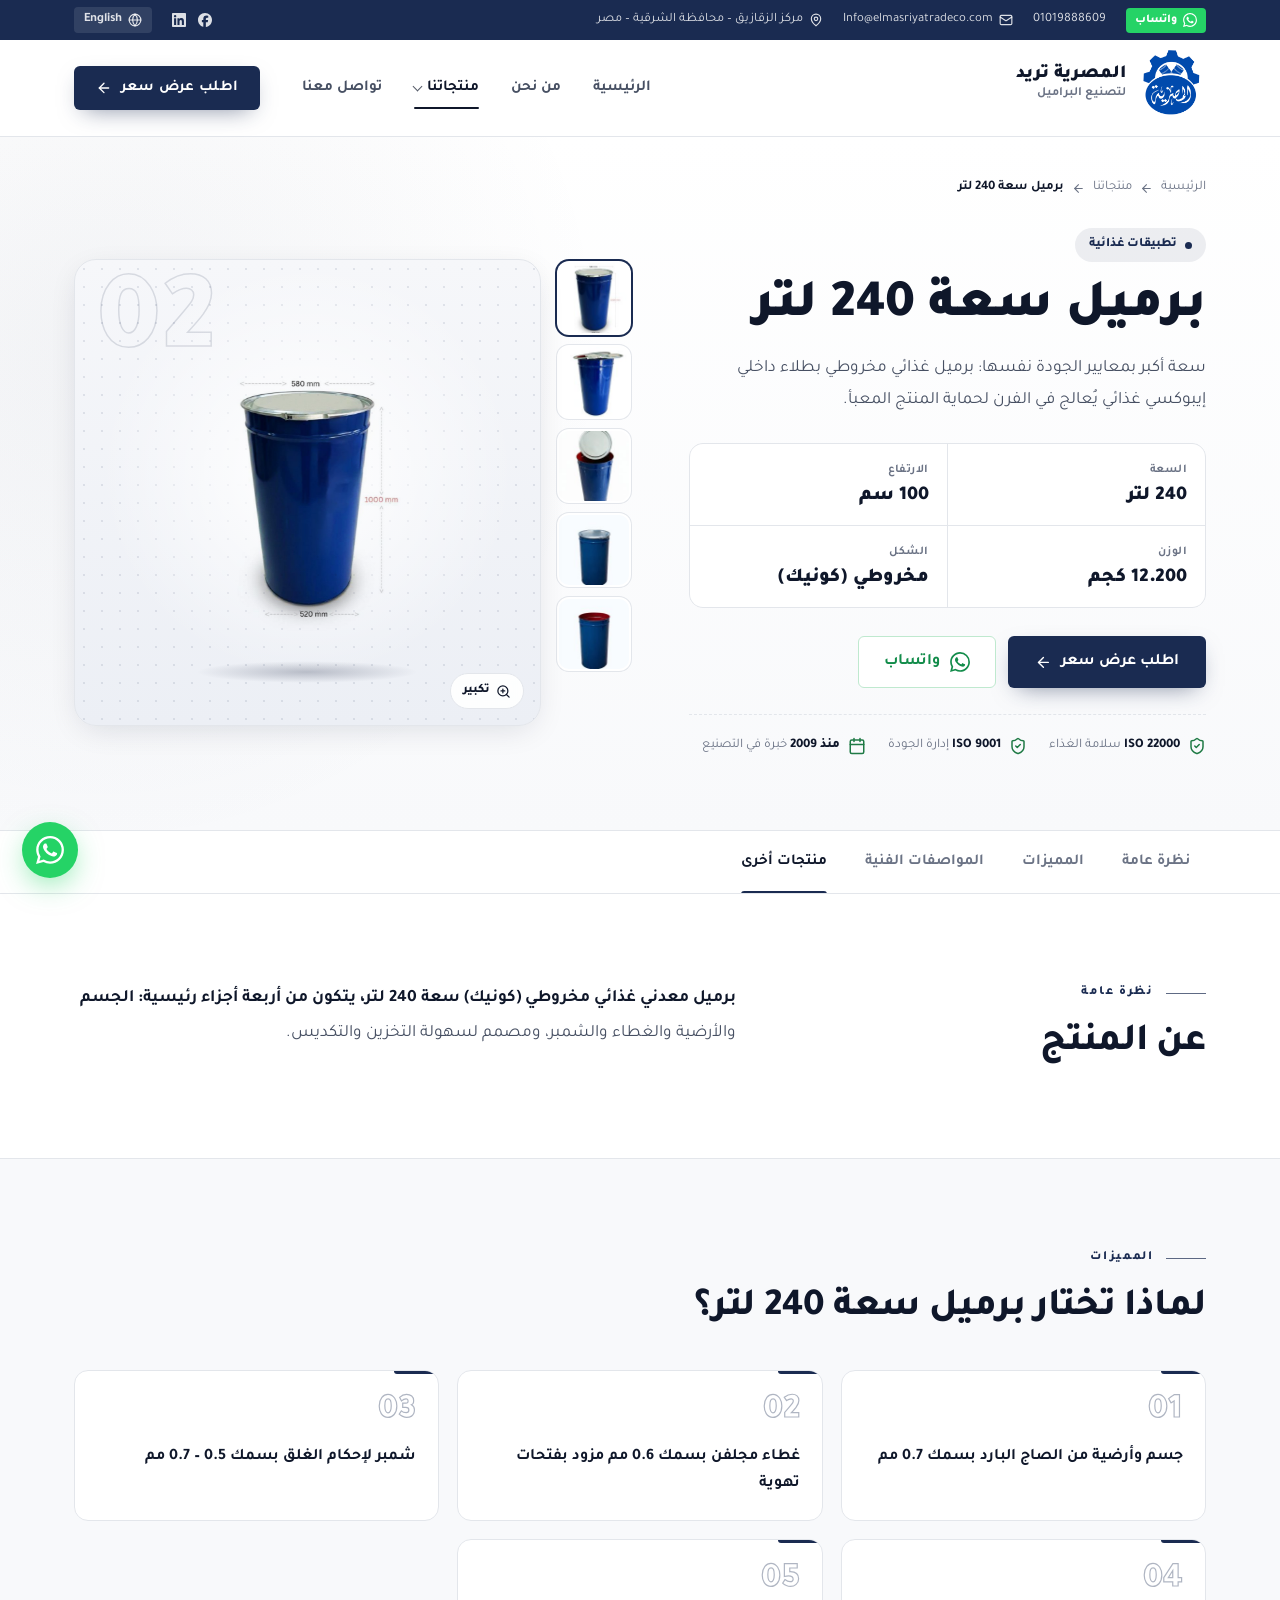
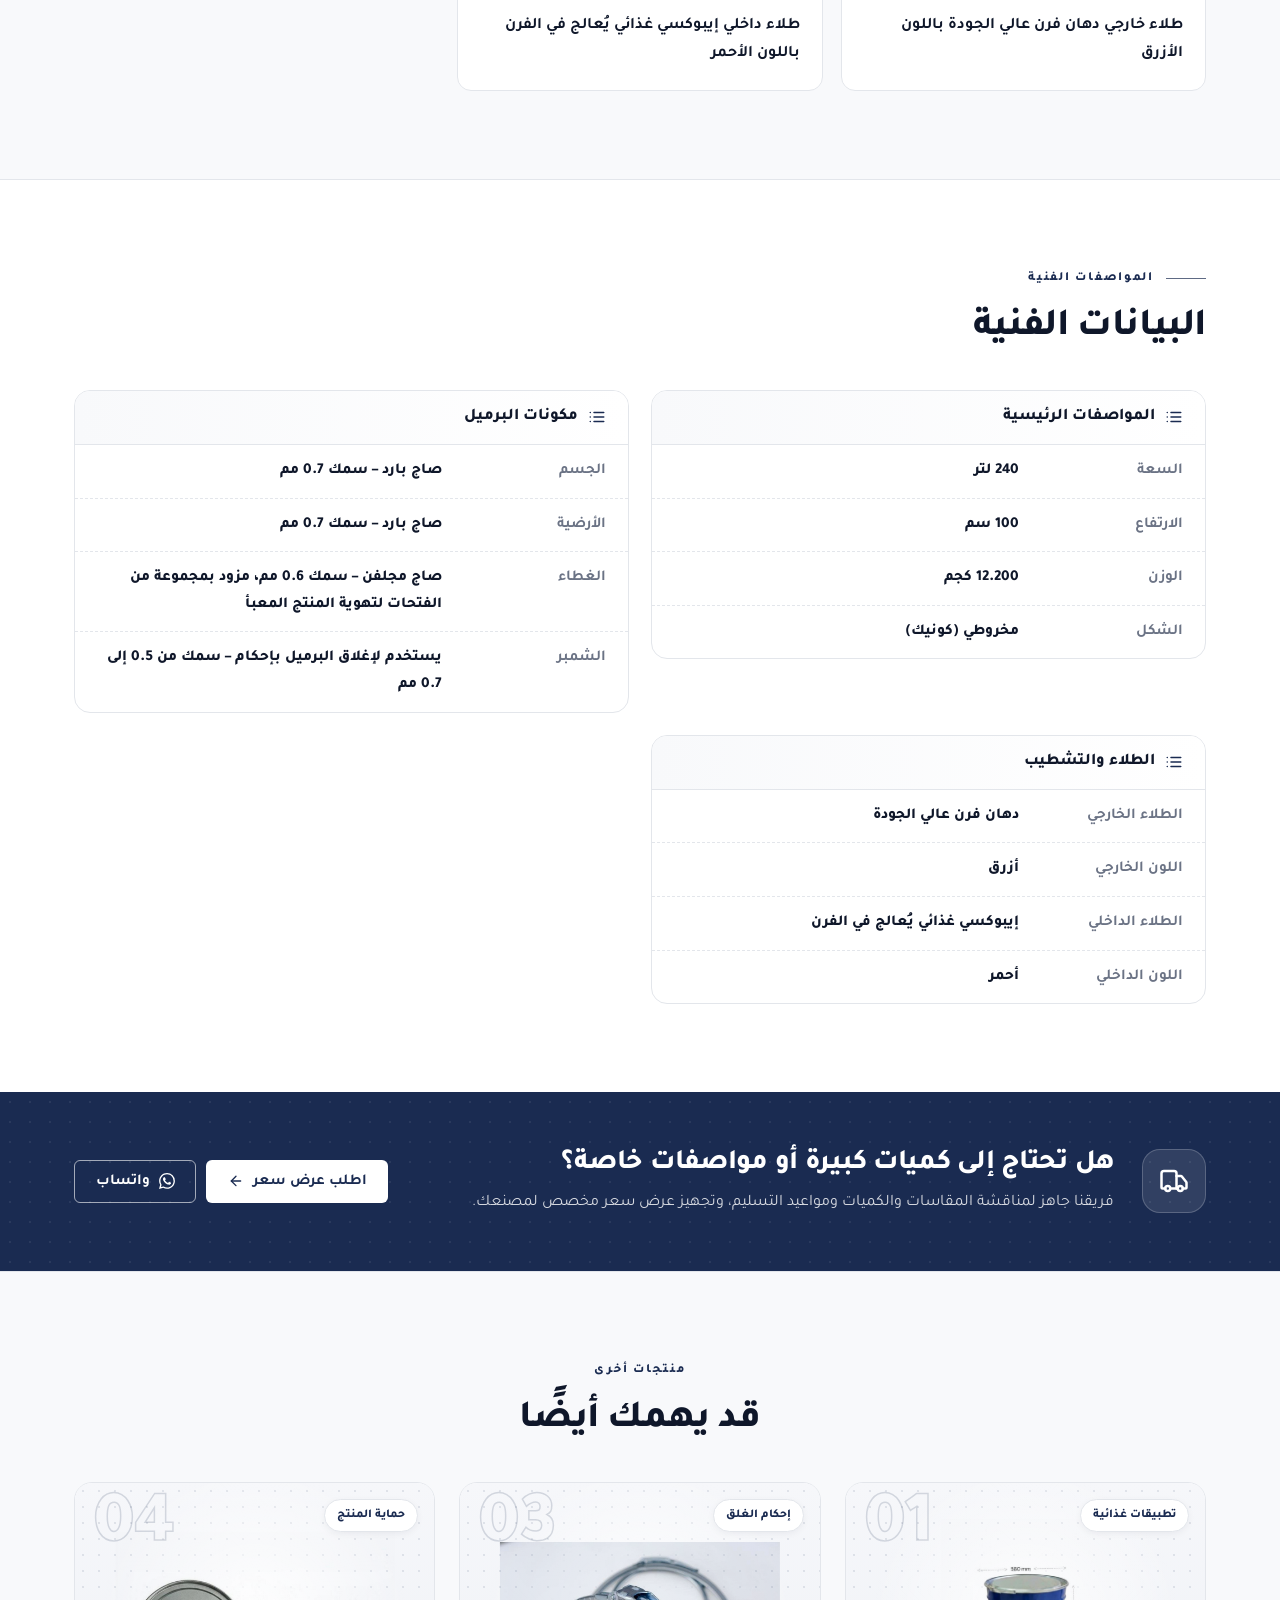
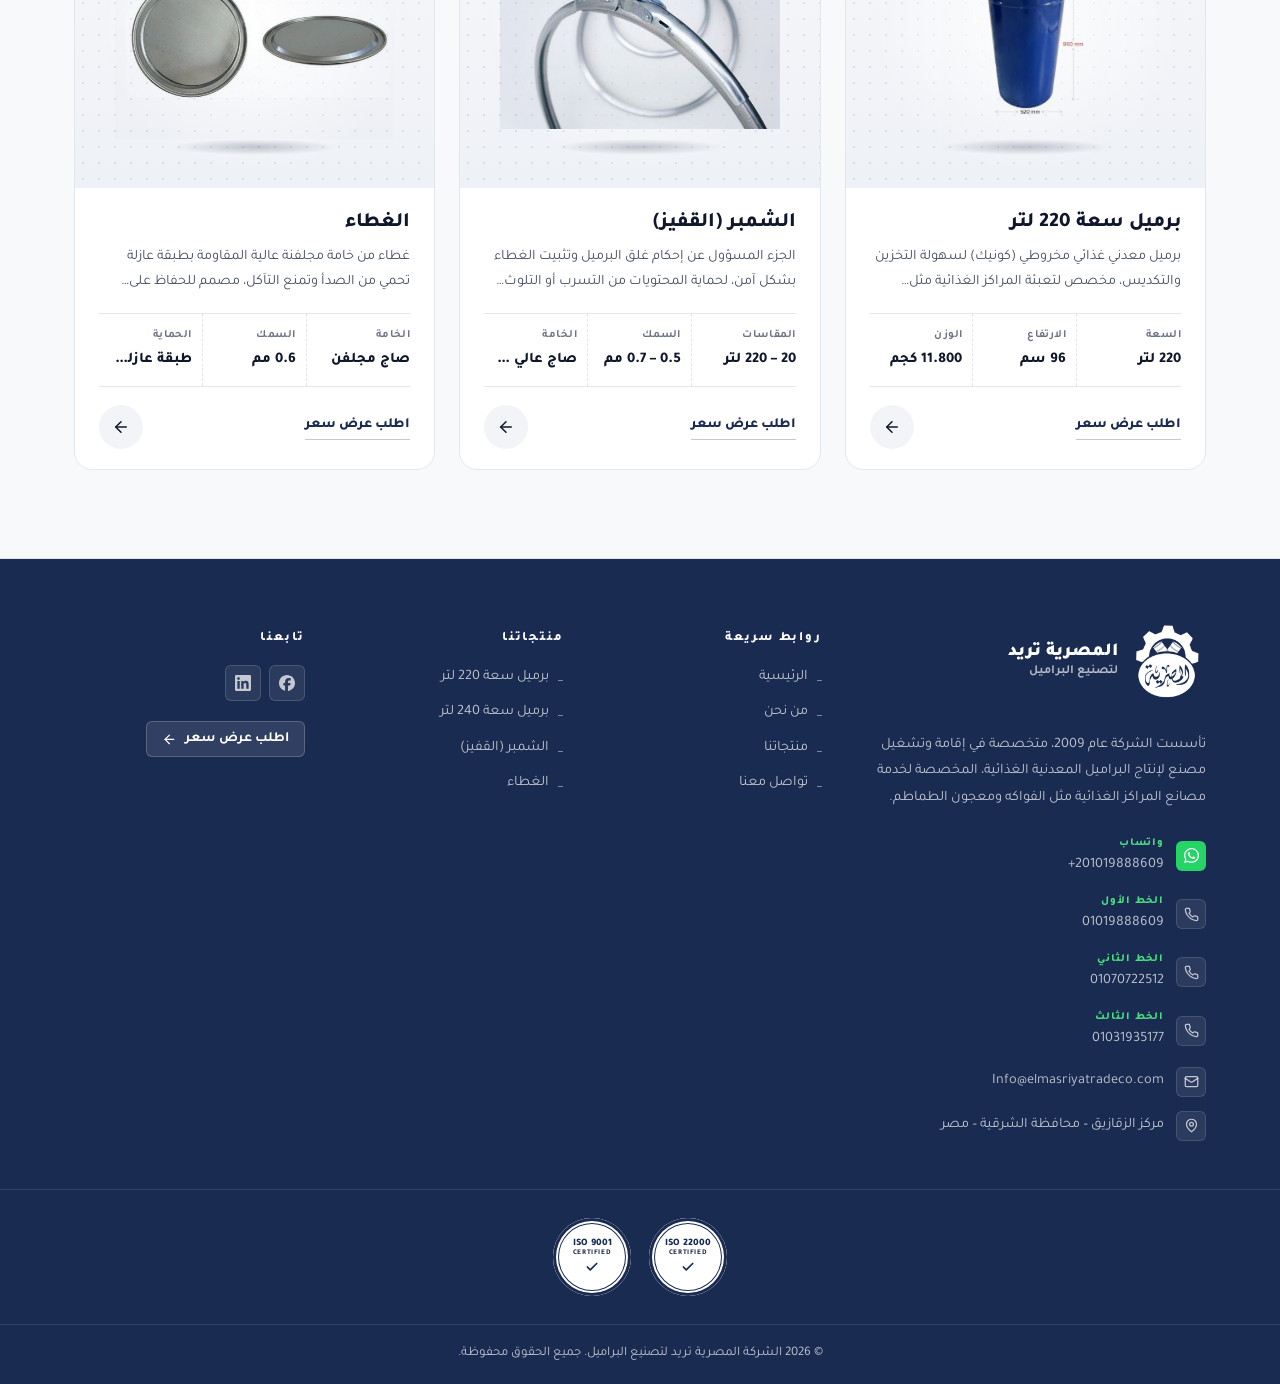
<file: product-barrel-240.html>
<!doctype html>
<html lang="ar" dir="rtl">
<head>
<meta charset="UTF-8">
<meta name="viewport" content="width=device-width, initial-scale=1">
<title>برميل سعة 240 لتر &#8211; المصرية تريد</title>
<meta name='robots' content='max-image-preview:large' />
<link rel='dns-prefetch' href='//fonts.googleapis.com' />
<meta name="theme-color" content="#1a2b51">
<link rel="icon" href="assets/img/logo.png">
<link rel='stylesheet' id='em-fonts-css' href='https://fonts.googleapis.com/css2?family=Tajawal:wght@300;400;500;700;800;900&#038;display=swap' media='all' />
<link rel='stylesheet' id='em-main-css' href='assets/css/main.css' media='all' />
<link rel='stylesheet' id='demo-cards-css' href='assets/css/demo-home-products.css' media='all' />
<link rel='stylesheet' id='demo-product-css' href='assets/css/demo-product.css' media='all' />
<style id="em-main-inline-css">
:root{--primary:rgb(26 43 81);--primary-rgb:26 43 81;--green:rgb(31 122 69);--green-rgb:31 122 69;}
/*# sourceURL=em-main-inline-css */
</style>
<link rel="canonical" href="product-barrel-240.html" />
</head>
<body class="wp-singular em_product-template-default single single-em_product postid-14 wp-embed-responsive wp-theme-elmasriya">
<a class="skip-link" href="#main">تخطي إلى المحتوى</a>

<div class="site-top">
		<div class="topbar">
		<div class="container topbar-inner">
			<div class="topbar-start">
									<a class="tb-whatsapp" href="https://wa.me/201019888609" target="_blank" rel="noopener"><svg class="ico" viewBox="0 0 24 24" fill="currentColor" aria-hidden="true"><path d="M17.472 14.382c-.297-.149-1.758-.867-2.03-.967-.273-.099-.471-.148-.67.15-.197.297-.767.966-.94 1.164-.173.199-.347.223-.644.075-.297-.15-1.255-.463-2.39-1.475-.883-.788-1.48-1.761-1.653-2.059-.173-.297-.018-.458.13-.606.134-.133.298-.347.446-.52.149-.174.198-.298.298-.497.099-.198.05-.371-.025-.52-.075-.149-.669-1.612-.916-2.207-.242-.579-.487-.5-.669-.51-.173-.008-.371-.01-.57-.01-.198 0-.52.074-.792.372-.272.297-1.04 1.016-1.04 2.479 0 1.462 1.065 2.875 1.213 3.074.149.198 2.096 3.2 5.077 4.487.709.306 1.262.489 1.694.625.712.227 1.36.195 1.871.118.571-.085 1.758-.719 2.006-1.413.248-.694.248-1.289.173-1.413-.074-.124-.272-.198-.57-.347m-5.421 7.403h-.004a9.87 9.87 0 0 1-5.031-1.378l-.361-.214-3.741.982.998-3.648-.235-.374a9.86 9.86 0 0 1-1.51-5.26c.001-5.45 4.436-9.884 9.888-9.884 2.64 0 5.122 1.03 6.988 2.898a9.825 9.825 0 0 1 2.893 6.994c-.003 5.45-4.437 9.884-9.885 9.884m8.413-18.297A11.815 11.815 0 0 0 12.05 0C5.495 0 .16 5.335.157 11.892c0 2.096.547 4.142 1.588 5.945L.057 24l6.305-1.654a11.882 11.882 0 0 0 5.683 1.448h.005c6.554 0 11.89-5.335 11.893-11.893a11.821 11.821 0 0 0-3.48-8.413Z"/></svg>واتساب</a>
													<a href="tel:01019888609" dir="ltr">01019888609</a>
													<a href="mailto:Info@elmasriyatradeco.com"><svg class="ico" viewBox="0 0 24 24" fill="none" stroke="currentColor" stroke-width="2" stroke-linecap="round" stroke-linejoin="round" aria-hidden="true"><rect width="20" height="16" x="2" y="4" rx="2"/><path d="m22 7-8.97 5.7a1.94 1.94 0 0 1-2.06 0L2 7"/></svg>Info@elmasriyatradeco.com</a>
													<span class="tb-hide-md"><svg class="ico" viewBox="0 0 24 24" fill="none" stroke="currentColor" stroke-width="2" stroke-linecap="round" stroke-linejoin="round" aria-hidden="true"><path d="M20 10c0 6-8 12-8 12s-8-6-8-12a8 8 0 0 1 16 0Z"/><circle cx="12" cy="10" r="3"/></svg>مركز الزقازيق – محافظة الشرقية – مصر</span>
							</div>
			<div class="topbar-end">
				<span class="tb-socials"><a href="https://www.facebook.com/profile.php?id=61586307887075" target="_blank" rel="noopener" aria-label="فيسبوك"><svg class="ico" viewBox="0 0 24 24" fill="currentColor" aria-hidden="true"><path d="M9.101 23.691v-7.98H6.627v-3.667h2.474v-1.58c0-4.085 1.848-5.978 5.858-5.978.401 0 .955.042 1.468.103a8.68 8.68 0 0 1 1.141.195v3.325a8.623 8.623 0 0 0-.653-.036 26.805 26.805 0 0 0-.733-.009c-.707 0-1.259.096-1.675.309a1.686 1.686 0 0 0-.679.622c-.258.42-.374.995-.374 1.752v1.297h3.919l-.386 2.103-.287 1.564h-3.246v8.245C19.396 23.238 24 18.179 24 12.044c0-6.627-5.373-12-12-12s-12 5.373-12 12c0 5.628 3.874 10.35 9.101 11.647Z"/></svg></a><a href="https://www.linkedin.com/in/elmasriya-trade-8787613b3/" target="_blank" rel="noopener" aria-label="لينكد إن"><svg class="ico" viewBox="0 0 24 24" fill="currentColor" aria-hidden="true"><path d="M20.447 20.452h-3.554v-5.569c0-1.328-.027-3.037-1.852-3.037-1.853 0-2.136 1.445-2.136 2.939v5.667H9.351V9h3.414v1.561h.046c.477-.9 1.637-1.85 3.37-1.85 3.601 0 4.267 2.37 4.267 5.455v6.286zM5.337 7.433a2.062 2.062 0 0 1-2.063-2.065 2.064 2.064 0 1 1 2.063 2.065zm1.782 13.019H3.555V9h3.564v11.452zM22.225 0H1.771C.792 0 0 .774 0 1.729v20.542C0 23.227.792 24 1.771 24h20.451C23.2 24 24 23.227 24 22.271V1.729C24 .774 23.2 0 22.222 0h.003z"/></svg></a></span>
									<a class="tb-lang" href="#"><svg class="ico" viewBox="0 0 24 24" fill="none" stroke="currentColor" stroke-width="2" stroke-linecap="round" stroke-linejoin="round" aria-hidden="true"><circle cx="12" cy="12" r="10"/><path d="M12 2a14.5 14.5 0 0 0 0 20 14.5 14.5 0 0 0 0-20"/><path d="M2 12h20"/></svg>English</a>
							</div>
		</div>
	</div>
	
	<header class="site-header" id="site-header">
		<div class="container header-inner">
			<div class="brand-wrap">
				<span class="brand-dark"><a class="brand" href="index.html"><img src="assets/img/logo.png" alt="المصرية تريد" class="brand-logo"><span class="brand-text"><strong>المصرية تريد</strong><small>لتصنيع البراميل</small></span></a></span>
				<span class="brand-light"><a class="brand" href="index.html"><img src="assets/img/logo-white.png" alt="المصرية تريد" class="brand-logo"><span class="brand-text"><strong>المصرية تريد</strong><small>لتصنيع البراميل</small></span></a></span>
			</div>
			<nav class="main-nav" id="main-nav" aria-label="القائمة الرئيسية">
				<ul id="menu-%d8%a7%d9%84%d9%82%d8%a7%d8%a6%d9%85%d8%a9-%d8%a7%d9%84%d8%b1%d8%a6%d9%8a%d8%b3%d9%8a%d8%a9" class="nav-menu"><li id="menu-item-32" class="menu-item menu-item-type-post_type menu-item-object-page menu-item-home menu-item-32"><a href="index.html">الرئيسية</a></li>
<li id="menu-item-33" class="menu-item menu-item-type-post_type menu-item-object-page menu-item-33"><a href="about.html">من نحن</a></li>
<li id="menu-item-34" class="menu-item menu-item-type-post_type menu-item-object-page current-menu-ancestor current-menu-parent current_page_parent current_page_ancestor menu-item-has-children menu-item-34"><a href="products.html">منتجاتنا</a>
<ul class="sub-menu">
	<li id="menu-item-35" class="menu-item menu-item-type-post_type menu-item-object-em_product menu-item-35"><a href="product-barrel-220.html">برميل سعة 220 لتر</a></li>
	<li id="menu-item-36" class="menu-item menu-item-type-post_type menu-item-object-em_product current-menu-item menu-item-36"><a href="product-barrel-240.html" aria-current="page">برميل سعة 240 لتر</a></li>
	<li id="menu-item-37" class="menu-item menu-item-type-post_type menu-item-object-em_product menu-item-37"><a href="product-chamber.html">الشمبر (القفيز)</a></li>
	<li id="menu-item-38" class="menu-item menu-item-type-post_type menu-item-object-em_product menu-item-38"><a href="product-lid.html">الغطاء</a></li>
</ul>
</li>
<li id="menu-item-39" class="menu-item menu-item-type-post_type menu-item-object-page menu-item-39"><a href="contact.html">تواصل معنا</a></li>
</ul>				<a class="btn btn-primary nav-cta-mobile" href="contact.html"><span>اطلب عرض سعر</span><svg class="ico" viewBox="0 0 24 24" fill="none" stroke="currentColor" stroke-width="2" stroke-linecap="round" stroke-linejoin="round" aria-hidden="true"><path d="m12 19-7-7 7-7"/><path d="M19 12H5"/></svg></a>			</nav>
			<div class="header-actions">
				<a class="btn btn-primary btn-upper header-cta" href="contact.html"><span>اطلب عرض سعر</span><svg class="ico" viewBox="0 0 24 24" fill="none" stroke="currentColor" stroke-width="2" stroke-linecap="round" stroke-linejoin="round" aria-hidden="true"><path d="m12 19-7-7 7-7"/><path d="M19 12H5"/></svg></a>				<button class="nav-toggle" type="button" aria-controls="main-nav" aria-expanded="false" aria-label="القائمة">
					<svg class="ico i-open" viewBox="0 0 24 24" fill="none" stroke="currentColor" stroke-width="2" stroke-linecap="round" stroke-linejoin="round" aria-hidden="true"><path d="M4 6h16M4 12h16M4 18h16"/></svg><svg class="ico i-close" viewBox="0 0 24 24" fill="none" stroke="currentColor" stroke-width="2" stroke-linecap="round" stroke-linejoin="round" aria-hidden="true"><path d="M18 6 6 18M6 6l12 12"/></svg>				</button>
			</div>
		</div>
	</header>
</div>
<main id="main" class="site-main pd-page">

<section class="pd-hero">
	<div class="container">
		<nav class="breadcrumb" aria-label="مسار التنقل"><a href="index.html">الرئيسية</a><svg class="ico" viewBox="0 0 24 24" fill="none" stroke="currentColor" stroke-width="2" stroke-linecap="round" stroke-linejoin="round" aria-hidden="true"><path d="m12 19-7-7 7-7"/><path d="M19 12H5"/></svg><a href="products.html">منتجاتنا</a><svg class="ico" viewBox="0 0 24 24" fill="none" stroke="currentColor" stroke-width="2" stroke-linecap="round" stroke-linejoin="round" aria-hidden="true"><path d="m12 19-7-7 7-7"/><path d="M19 12H5"/></svg><span>برميل سعة 240 لتر</span></nav>
		<div class="pd-hero-grid">
			<div class="pd-info reveal">
				<span class="pd-cat">تطبيقات غذائية</span>
				<h1>برميل سعة 240 لتر</h1>
				<p class="pd-lead">سعة أكبر بمعايير الجودة نفسها: برميل غذائي مخروطي بطلاء داخلي إيبوكسي غذائي يُعالج في الفرن لحماية المنتج المعبأ.</p>
				<div class="pd-kpis"><div class="pd-kpi"><small>السعة</small><b>240 لتر</b></div><div class="pd-kpi"><small>الارتفاع</small><b>100 سم</b></div><div class="pd-kpi"><small>الوزن</small><b>12.200 كجم</b></div><div class="pd-kpi"><small>الشكل</small><b>مخروطي (كونيك)</b></div></div>
				<div class="pd-actions">
					<a class="btn btn-primary btn-lg" href="contact.html?product=%D8%A8%D8%B1%D9%85%D9%8A%D9%84%20%D8%B3%D8%B9%D8%A9%20240%20%D9%84%D8%AA%D8%B1#quote-form"><span>اطلب عرض سعر</span><svg class="ico" viewBox="0 0 24 24" fill="none" stroke="currentColor" stroke-width="2" stroke-linecap="round" stroke-linejoin="round" aria-hidden="true"><path d="m12 19-7-7 7-7"/><path d="M19 12H5"/></svg></a>
					<a class="btn btn-wa btn-lg" href="https://wa.me/201019888609?text=%D8%A7%D8%B3%D8%AA%D9%81%D8%B3%D8%A7%D8%B1%20%D8%B9%D9%86%3A%20%D8%A8%D8%B1%D9%85%D9%8A%D9%84%20%D8%B3%D8%B9%D8%A9%20240%20%D9%84%D8%AA%D8%B1" target="_blank" rel="noopener"><svg class="ico" viewBox="0 0 24 24" fill="currentColor" aria-hidden="true"><path d="M17.472 14.382c-.297-.149-1.758-.867-2.03-.967-.273-.099-.471-.148-.67.15-.197.297-.767.966-.94 1.164-.173.199-.347.223-.644.075-.297-.15-1.255-.463-2.39-1.475-.883-.788-1.48-1.761-1.653-2.059-.173-.297-.018-.458.13-.606.134-.133.298-.347.446-.52.149-.174.198-.298.298-.497.099-.198.05-.371-.025-.52-.075-.149-.669-1.612-.916-2.207-.242-.579-.487-.5-.669-.51-.173-.008-.371-.01-.57-.01-.198 0-.52.074-.792.372-.272.297-1.04 1.016-1.04 2.479 0 1.462 1.065 2.875 1.213 3.074.149.198 2.096 3.2 5.077 4.487.709.306 1.262.489 1.694.625.712.227 1.36.195 1.871.118.571-.085 1.758-.719 2.006-1.413.248-.694.248-1.289.173-1.413-.074-.124-.272-.198-.57-.347m-5.421 7.403h-.004a9.87 9.87 0 0 1-5.031-1.378l-.361-.214-3.741.982.998-3.648-.235-.374a9.86 9.86 0 0 1-1.51-5.26c.001-5.45 4.436-9.884 9.888-9.884 2.64 0 5.122 1.03 6.988 2.898a9.825 9.825 0 0 1 2.893 6.994c-.003 5.45-4.437 9.884-9.885 9.884m8.413-18.297A11.815 11.815 0 0 0 12.05 0C5.495 0 .16 5.335.157 11.892c0 2.096.547 4.142 1.588 5.945L.057 24l6.305-1.654a11.882 11.882 0 0 0 5.683 1.448h.005c6.554 0 11.89-5.335 11.893-11.893a11.821 11.821 0 0 0-3.48-8.413Z"/></svg><span>واتساب</span></a>
				</div>
				<ul class="pd-trust">
					<li><svg class="ico" viewBox="0 0 24 24" fill="none" stroke="currentColor" stroke-width="2" stroke-linecap="round" stroke-linejoin="round" aria-hidden="true"><path d="M20 13c0 5-3.5 7.5-7.66 8.95a1 1 0 0 1-.67-.01C7.5 20.5 4 18 4 13V6a1 1 0 0 1 1-1c2 0 4.5-1.2 6.24-2.72a1.17 1.17 0 0 1 1.52 0C14.51 3.81 17 5 19 5a1 1 0 0 1 1 1z"/><path d="m9 12 2 2 4-4"/></svg><span><b>ISO 22000</b> سلامة الغذاء</span></li>
					<li><svg class="ico" viewBox="0 0 24 24" fill="none" stroke="currentColor" stroke-width="2" stroke-linecap="round" stroke-linejoin="round" aria-hidden="true"><path d="M20 13c0 5-3.5 7.5-7.66 8.95a1 1 0 0 1-.67-.01C7.5 20.5 4 18 4 13V6a1 1 0 0 1 1-1c2 0 4.5-1.2 6.24-2.72a1.17 1.17 0 0 1 1.52 0C14.51 3.81 17 5 19 5a1 1 0 0 1 1 1z"/><path d="m9 12 2 2 4-4"/></svg><span><b>ISO 9001</b> إدارة الجودة</span></li>
					<li><svg class="ico" viewBox="0 0 24 24" fill="none" stroke="currentColor" stroke-width="2" stroke-linecap="round" stroke-linejoin="round" aria-hidden="true"><rect width="18" height="18" x="3" y="4" rx="2"/><path d="M16 2v4M8 2v4M3 10h18"/></svg><span><b>منذ 2009</b> خبرة في التصنيع</span></li>
				</ul>
			</div>
			<div class="pd-gallery reveal" data-gallery>
				<div class="pd-thumbs"><button type="button" class="pg-thumb is-active" data-full="uploads/2026/11/elmasriya-barrel-240.jpg" data-large="uploads/2026/11/elmasriya-barrel-240-747x1024.jpg" aria-label="صورة 1"><img src="uploads/2026/11/elmasriya-barrel-240-150x150.jpg" alt="" loading="lazy"></button><button type="button" class="pg-thumb" data-full="uploads/2026/11/elmasriya-barrel-g1.jpg" data-large="uploads/2026/11/elmasriya-barrel-g1-747x1024.jpg" aria-label="صورة 2"><img src="uploads/2026/11/elmasriya-barrel-g1-150x150.jpg" alt="" loading="lazy"></button><button type="button" class="pg-thumb" data-full="uploads/2026/11/elmasriya-barrel-g2.jpg" data-large="uploads/2026/11/elmasriya-barrel-g2-747x1024.jpg" aria-label="صورة 3"><img src="uploads/2026/11/elmasriya-barrel-g2-150x150.jpg" alt="" loading="lazy"></button><button type="button" class="pg-thumb" data-full="uploads/2026/11/elmasriya-barrel-g3.jpg" data-large="uploads/2026/11/elmasriya-barrel-g3-736x1024.jpg" aria-label="صورة 4"><img src="uploads/2026/11/elmasriya-barrel-g3-150x150.jpg" alt="" loading="lazy"></button><button type="button" class="pg-thumb" data-full="uploads/2026/11/elmasriya-barrel-g4.jpg" data-large="uploads/2026/11/elmasriya-barrel-g4-731x1024.jpg" aria-label="صورة 5"><img src="uploads/2026/11/elmasriya-barrel-g4-150x150.jpg" alt="" loading="lazy"></button></div>
				<a class="pd-stage pg-main" href="uploads/2026/11/elmasriya-barrel-240.jpg">
					<span class="pd-num" aria-hidden="true">02</span>
					<img src="uploads/2026/11/elmasriya-barrel-240-747x1024.jpg" alt="برميل سعة 240 لتر">
					<span class="pd-zoom"><svg class="ico" viewBox="0 0 24 24" fill="none" stroke="currentColor" stroke-width="2" stroke-linecap="round" stroke-linejoin="round" aria-hidden="true"><circle cx="11" cy="11" r="8"/><path d="m21 21-4.3-4.3"/><path d="M11 8v6M8 11h6"/></svg>تكبير</span>
				</a>
			</div>
		</div>
	</div>
</section>

<nav class="pd-tabs" aria-label="أقسام الصفحة"><div class="container"><a href="#overview">نظرة عامة</a><a href="#features">المميزات</a><a href="#specs">المواصفات الفنية</a><a href="#related">منتجات أخرى</a></div></nav>

<section class="pd-section" id="overview">
	<div class="container pd-overview">
		<div class="pd-head reveal"><p class="eyebrow line">نظرة عامة</p><h2>عن المنتج</h2></div>
		<div class="pd-prose reveal"><p>برميل معدني غذائي مخروطي (كونيك) سعة 240 لتر، يتكون من أربعة أجزاء رئيسية: الجسم والأرضية والغطاء والشمبر، ومصمم لسهولة التخزين والتكديس.</p></div>
	</div>
</section>

<section class="pd-section pd-grey" id="features">
	<div class="container">
		<div class="pd-head reveal"><p class="eyebrow line">المميزات</p><h2>لماذا تختار برميل سعة 240 لتر؟</h2></div>
		<ol class="pd-feats"><li class="pd-feat reveal"><span class="pd-feat-n">01</span><p>جسم وأرضية من الصاج البارد بسمك 0.7 مم</p></li><li class="pd-feat reveal"><span class="pd-feat-n">02</span><p>غطاء مجلفن بسمك 0.6 مم مزود بفتحات تهوية</p></li><li class="pd-feat reveal"><span class="pd-feat-n">03</span><p>شمبر لإحكام الغلق بسمك 0.5 – 0.7 مم</p></li><li class="pd-feat reveal"><span class="pd-feat-n">04</span><p>طلاء خارجي دهان فرن عالي الجودة باللون الأزرق</p></li><li class="pd-feat reveal"><span class="pd-feat-n">05</span><p>طلاء داخلي إيبوكسي غذائي يُعالج في الفرن باللون الأحمر</p></li></ol>
	</div>
</section>

<section class="pd-section" id="specs">
	<div class="container">
		<div class="pd-head reveal"><p class="eyebrow line">المواصفات الفنية</p><h2>البيانات الفنية</h2></div>
		<div class="pd-sheets"><div class="pd-sheet reveal"><h3><svg class="ico" viewBox="0 0 24 24" fill="none" stroke="currentColor" stroke-width="2" stroke-linecap="round" stroke-linejoin="round" aria-hidden="true"><path d="M8 6h13M8 12h13M8 18h13M3 6h.01M3 12h.01M3 18h.01"/></svg>المواصفات الرئيسية</h3><dl class="pd-rows"><div><dt>السعة</dt><dd>240 لتر</dd></div><div><dt>الارتفاع</dt><dd>100 سم</dd></div><div><dt>الوزن</dt><dd>12.200 كجم</dd></div><div><dt>الشكل</dt><dd>مخروطي (كونيك)</dd></div></dl></div><div class="pd-sheet reveal"><h3><svg class="ico" viewBox="0 0 24 24" fill="none" stroke="currentColor" stroke-width="2" stroke-linecap="round" stroke-linejoin="round" aria-hidden="true"><path d="M8 6h13M8 12h13M8 18h13M3 6h.01M3 12h.01M3 18h.01"/></svg>مكونات البرميل</h3><dl class="pd-rows"><div><dt>الجسم</dt><dd>صاج بارد – سمك 0.7 مم</dd></div><div><dt>الأرضية</dt><dd>صاج بارد – سمك 0.7 مم</dd></div><div><dt>الغطاء</dt><dd>صاج مجلفن – سمك 0.6 مم، مزود بمجموعة من الفتحات لتهوية المنتج المعبأ</dd></div><div><dt>الشمبر</dt><dd>يستخدم لإغلاق البرميل بإحكام – سمك من 0.5 إلى 0.7 مم</dd></div></dl></div><div class="pd-sheet reveal"><h3><svg class="ico" viewBox="0 0 24 24" fill="none" stroke="currentColor" stroke-width="2" stroke-linecap="round" stroke-linejoin="round" aria-hidden="true"><path d="M8 6h13M8 12h13M8 18h13M3 6h.01M3 12h.01M3 18h.01"/></svg>الطلاء والتشطيب</h3><dl class="pd-rows"><div><dt>الطلاء الخارجي</dt><dd>دهان فرن عالي الجودة</dd></div><div><dt>اللون الخارجي</dt><dd>أزرق</dd></div><div><dt>الطلاء الداخلي</dt><dd>إيبوكسي غذائي يُعالج في الفرن</dd></div><div><dt>اللون الداخلي</dt><dd>أحمر</dd></div></dl></div></div>
	</div>
</section>

<section class="pd-band">
	<div class="container pd-band-inner reveal">
		<div class="pd-band-ico"><svg class="ico" viewBox="0 0 24 24" fill="none" stroke="currentColor" stroke-width="2" stroke-linecap="round" stroke-linejoin="round" aria-hidden="true"><path d="M14 18V6a2 2 0 0 0-2-2H4a2 2 0 0 0-2 2v11a1 1 0 0 0 1 1h2"/><path d="M15 18H9"/><path d="M19 18h2a1 1 0 0 0 1-1v-3.65a1 1 0 0 0-.22-.624l-3.48-4.35A1 1 0 0 0 17.52 8H14"/><circle cx="17" cy="18" r="2"/><circle cx="7" cy="18" r="2"/></svg></div>
		<div class="pd-band-text"><h2>هل تحتاج إلى كميات كبيرة أو مواصفات خاصة؟</h2><p>فريقنا جاهز لمناقشة المقاسات والكميات ومواعيد التسليم، وتجهيز عرض سعر مخصص لمصنعك.</p></div>
		<div class="pd-band-actions">
			<a class="btn btn-white" href="contact.html?product=%D8%A8%D8%B1%D9%85%D9%8A%D9%84%20%D8%B3%D8%B9%D8%A9%20240%20%D9%84%D8%AA%D8%B1#quote-form"><span>اطلب عرض سعر</span><svg class="ico" viewBox="0 0 24 24" fill="none" stroke="currentColor" stroke-width="2" stroke-linecap="round" stroke-linejoin="round" aria-hidden="true"><path d="m12 19-7-7 7-7"/><path d="M19 12H5"/></svg></a>
			<a class="btn btn-ghost-white" href="https://wa.me/201019888609?text=%D8%A7%D8%B3%D8%AA%D9%81%D8%B3%D8%A7%D8%B1%20%D8%B9%D9%86%3A%20%D8%A8%D8%B1%D9%85%D9%8A%D9%84%20%D8%B3%D8%B9%D8%A9%20240%20%D9%84%D8%AA%D8%B1" target="_blank" rel="noopener"><svg class="ico" viewBox="0 0 24 24" fill="currentColor" aria-hidden="true"><path d="M17.472 14.382c-.297-.149-1.758-.867-2.03-.967-.273-.099-.471-.148-.67.15-.197.297-.767.966-.94 1.164-.173.199-.347.223-.644.075-.297-.15-1.255-.463-2.39-1.475-.883-.788-1.48-1.761-1.653-2.059-.173-.297-.018-.458.13-.606.134-.133.298-.347.446-.52.149-.174.198-.298.298-.497.099-.198.05-.371-.025-.52-.075-.149-.669-1.612-.916-2.207-.242-.579-.487-.5-.669-.51-.173-.008-.371-.01-.57-.01-.198 0-.52.074-.792.372-.272.297-1.04 1.016-1.04 2.479 0 1.462 1.065 2.875 1.213 3.074.149.198 2.096 3.2 5.077 4.487.709.306 1.262.489 1.694.625.712.227 1.36.195 1.871.118.571-.085 1.758-.719 2.006-1.413.248-.694.248-1.289.173-1.413-.074-.124-.272-.198-.57-.347m-5.421 7.403h-.004a9.87 9.87 0 0 1-5.031-1.378l-.361-.214-3.741.982.998-3.648-.235-.374a9.86 9.86 0 0 1-1.51-5.26c.001-5.45 4.436-9.884 9.888-9.884 2.64 0 5.122 1.03 6.988 2.898a9.825 9.825 0 0 1 2.893 6.994c-.003 5.45-4.437 9.884-9.885 9.884m8.413-18.297A11.815 11.815 0 0 0 12.05 0C5.495 0 .16 5.335.157 11.892c0 2.096.547 4.142 1.588 5.945L.057 24l6.305-1.654a11.882 11.882 0 0 0 5.683 1.448h.005c6.554 0 11.89-5.335 11.893-11.893a11.821 11.821 0 0 0-3.48-8.413Z"/></svg><span>واتساب</span></a>
		</div>
	</div>
</section>

<section class="pd-section pd-grey" id="related">
	<div class="container">
		<div class="pd-head center reveal"><p class="eyebrow">منتجات أخرى</p><h2>قد يهمك أيضًا</h2></div>
		<div class="pgrid-v2 pd-related">
<article class="pc2 reveal">
	<div class="pc2-stage">
		<span class="pc2-num" aria-hidden="true">01</span>
		<span class="pc2-cat">تطبيقات غذائية</span>
		<img src="uploads/2026/11/elmasriya-barrel-220-747x1024.jpg" alt="برميل سعة 220 لتر" loading="lazy" decoding="async">
	</div>
	<div class="pc2-body">
		<h3><a class="pc2-link" href="product-barrel-220.html">برميل سعة 220 لتر</a></h3>
		<p class="pc2-desc">برميل معدني غذائي مخروطي (كونيك) لسهولة التخزين والتكديس، مخصص لتعبئة المراكز الغذائية مثل الفواكه ومعجون الطماطم.</p>
		<dl class="pc2-specs"><div><dt>السعة</dt><dd>220 لتر</dd></div><div><dt>الارتفاع</dt><dd>96 سم</dd></div><div><dt>الوزن</dt><dd>11.800 كجم</dd></div></dl>
		<div class="pc2-foot">
			<a class="pc2-quote" href="contact.html?product=%D8%A8%D8%B1%D9%85%D9%8A%D9%84%20%D8%B3%D8%B9%D8%A9%20220%20%D9%84%D8%AA%D8%B1#quote-form">اطلب عرض سعر</a>
			<span class="pc2-go" aria-hidden="true"><span>التفاصيل</span><svg class="ico" viewBox="0 0 24 24" fill="none" stroke="currentColor" stroke-width="2" stroke-linecap="round" stroke-linejoin="round" aria-hidden="true"><path d="m12 19-7-7 7-7"/><path d="M19 12H5"/></svg></span>
		</div>
	</div>
</article>
<article class="pc2 reveal">
	<div class="pc2-stage">
		<span class="pc2-num" aria-hidden="true">03</span>
		<span class="pc2-cat">إحكام الغلق</span>
		<img src="uploads/2026/11/elmasriya-chamber-g4.jpg" alt="الشمبر (القفيز)" loading="lazy" decoding="async">
	</div>
	<div class="pc2-body">
		<h3><a class="pc2-link" href="product-chamber.html">الشمبر (القفيز)</a></h3>
		<p class="pc2-desc">الجزء المسؤول عن إحكام غلق البرميل وتثبيت الغطاء بشكل آمن، لحماية المحتويات من التسرب أو التلوث أثناء التخزين والنقل.</p>
		<dl class="pc2-specs"><div><dt>المقاسات</dt><dd>20 – 220 لتر</dd></div><div><dt>السمك</dt><dd>0.5 – 0.7 مم</dd></div><div><dt>الخامة</dt><dd>صاج عالي الجودة</dd></div></dl>
		<div class="pc2-foot">
			<a class="pc2-quote" href="contact.html?product=%D8%A7%D9%84%D8%B4%D9%85%D8%A8%D8%B1%20%28%D8%A7%D9%84%D9%82%D9%81%D9%8A%D8%B2%29#quote-form">اطلب عرض سعر</a>
			<span class="pc2-go" aria-hidden="true"><span>التفاصيل</span><svg class="ico" viewBox="0 0 24 24" fill="none" stroke="currentColor" stroke-width="2" stroke-linecap="round" stroke-linejoin="round" aria-hidden="true"><path d="m12 19-7-7 7-7"/><path d="M19 12H5"/></svg></span>
		</div>
	</div>
</article>
<article class="pc2 reveal">
	<div class="pc2-stage">
		<span class="pc2-num" aria-hidden="true">04</span>
		<span class="pc2-cat">حماية المنتج</span>
		<img src="uploads/2026/11/elmasriya-lids-thumb-1024x754.jpg" alt="الغطاء" loading="lazy" decoding="async">
	</div>
	<div class="pc2-body">
		<h3><a class="pc2-link" href="product-lid.html">الغطاء</a></h3>
		<p class="pc2-desc">غطاء من خامة مجلفنة عالية المقاومة بطبقة عازلة تحمي من الصدأ وتمنع التآكل، مصمم للحفاظ على جودة المنتجات الغذائية.</p>
		<dl class="pc2-specs"><div><dt>الخامة</dt><dd>صاج مجلفن</dd></div><div><dt>السمك</dt><dd>0.6 مم</dd></div><div><dt>الحماية</dt><dd>طبقة عازلة ضد الصدأ</dd></div></dl>
		<div class="pc2-foot">
			<a class="pc2-quote" href="contact.html?product=%D8%A7%D9%84%D8%BA%D8%B7%D8%A7%D8%A1#quote-form">اطلب عرض سعر</a>
			<span class="pc2-go" aria-hidden="true"><span>التفاصيل</span><svg class="ico" viewBox="0 0 24 24" fill="none" stroke="currentColor" stroke-width="2" stroke-linecap="round" stroke-linejoin="round" aria-hidden="true"><path d="m12 19-7-7 7-7"/><path d="M19 12H5"/></svg></span>
		</div>
	</div>
</article>
		</div>
	</div>
</section>

</main>

<footer class="site-footer">
	<div class="container footer-grid">
		<div class="footer-brand">
			<a class="brand" href="index.html"><img src="assets/img/logo-white.png" alt="المصرية تريد" class="brand-logo"><span class="brand-text"><strong>المصرية تريد</strong><small>لتصنيع البراميل</small></span></a>			<p>تأسست الشركة عام 2009، متخصصة في إقامة وتشغيل مصنع لإنتاج البراميل المعدنية الغذائية، المخصصة لخدمة مصانع المراكز الغذائية مثل الفواكه ومعجون الطماطم.</p>
			<ul class="footer-contacts">
								<li><span class="fc-ico is-green"><svg class="ico" viewBox="0 0 24 24" fill="currentColor" aria-hidden="true"><path d="M17.472 14.382c-.297-.149-1.758-.867-2.03-.967-.273-.099-.471-.148-.67.15-.197.297-.767.966-.94 1.164-.173.199-.347.223-.644.075-.297-.15-1.255-.463-2.39-1.475-.883-.788-1.48-1.761-1.653-2.059-.173-.297-.018-.458.13-.606.134-.133.298-.347.446-.52.149-.174.198-.298.298-.497.099-.198.05-.371-.025-.52-.075-.149-.669-1.612-.916-2.207-.242-.579-.487-.5-.669-.51-.173-.008-.371-.01-.57-.01-.198 0-.52.074-.792.372-.272.297-1.04 1.016-1.04 2.479 0 1.462 1.065 2.875 1.213 3.074.149.198 2.096 3.2 5.077 4.487.709.306 1.262.489 1.694.625.712.227 1.36.195 1.871.118.571-.085 1.758-.719 2.006-1.413.248-.694.248-1.289.173-1.413-.074-.124-.272-.198-.57-.347m-5.421 7.403h-.004a9.87 9.87 0 0 1-5.031-1.378l-.361-.214-3.741.982.998-3.648-.235-.374a9.86 9.86 0 0 1-1.51-5.26c.001-5.45 4.436-9.884 9.888-9.884 2.64 0 5.122 1.03 6.988 2.898a9.825 9.825 0 0 1 2.893 6.994c-.003 5.45-4.437 9.884-9.885 9.884m8.413-18.297A11.815 11.815 0 0 0 12.05 0C5.495 0 .16 5.335.157 11.892c0 2.096.547 4.142 1.588 5.945L.057 24l6.305-1.654a11.882 11.882 0 0 0 5.683 1.448h.005c6.554 0 11.89-5.335 11.893-11.893a11.821 11.821 0 0 0-3.48-8.413Z"/></svg></span><div><small>واتساب</small><a href="https://wa.me/201019888609" target="_blank" rel="noopener" dir="ltr">+201019888609</a></div></li>
																	<li><span class="fc-ico"><svg class="ico" viewBox="0 0 24 24" fill="none" stroke="currentColor" stroke-width="2" stroke-linecap="round" stroke-linejoin="round" aria-hidden="true"><path d="M22 16.92v3a2 2 0 0 1-2.18 2 19.79 19.79 0 0 1-8.63-3.07 19.5 19.5 0 0 1-6-6 19.79 19.79 0 0 1-3.07-8.67A2 2 0 0 1 4.11 2h3a2 2 0 0 1 2 1.72 12.84 12.84 0 0 0 .7 2.81 2 2 0 0 1-.45 2.11L8.09 9.91a16 16 0 0 0 6 6l1.27-1.27a2 2 0 0 1 2.11-.45 12.84 12.84 0 0 0 2.81.7A2 2 0 0 1 22 16.92z"/></svg></span><div><small>الخط الأول</small><a href="tel:01019888609" dir="ltr">01019888609</a></div></li>
													<li><span class="fc-ico"><svg class="ico" viewBox="0 0 24 24" fill="none" stroke="currentColor" stroke-width="2" stroke-linecap="round" stroke-linejoin="round" aria-hidden="true"><path d="M22 16.92v3a2 2 0 0 1-2.18 2 19.79 19.79 0 0 1-8.63-3.07 19.5 19.5 0 0 1-6-6 19.79 19.79 0 0 1-3.07-8.67A2 2 0 0 1 4.11 2h3a2 2 0 0 1 2 1.72 12.84 12.84 0 0 0 .7 2.81 2 2 0 0 1-.45 2.11L8.09 9.91a16 16 0 0 0 6 6l1.27-1.27a2 2 0 0 1 2.11-.45 12.84 12.84 0 0 0 2.81.7A2 2 0 0 1 22 16.92z"/></svg></span><div><small>الخط الثاني</small><a href="tel:01070722512" dir="ltr">01070722512</a></div></li>
													<li><span class="fc-ico"><svg class="ico" viewBox="0 0 24 24" fill="none" stroke="currentColor" stroke-width="2" stroke-linecap="round" stroke-linejoin="round" aria-hidden="true"><path d="M22 16.92v3a2 2 0 0 1-2.18 2 19.79 19.79 0 0 1-8.63-3.07 19.5 19.5 0 0 1-6-6 19.79 19.79 0 0 1-3.07-8.67A2 2 0 0 1 4.11 2h3a2 2 0 0 1 2 1.72 12.84 12.84 0 0 0 .7 2.81 2 2 0 0 1-.45 2.11L8.09 9.91a16 16 0 0 0 6 6l1.27-1.27a2 2 0 0 1 2.11-.45 12.84 12.84 0 0 0 2.81.7A2 2 0 0 1 22 16.92z"/></svg></span><div><small>الخط الثالث</small><a href="tel:01031935177" dir="ltr">01031935177</a></div></li>
												<li><span class="fc-ico"><svg class="ico" viewBox="0 0 24 24" fill="none" stroke="currentColor" stroke-width="2" stroke-linecap="round" stroke-linejoin="round" aria-hidden="true"><rect width="20" height="16" x="2" y="4" rx="2"/><path d="m22 7-8.97 5.7a1.94 1.94 0 0 1-2.06 0L2 7"/></svg></span><a href="mailto:Info@elmasriyatradeco.com">Info@elmasriyatradeco.com</a></li>
												<li><span class="fc-ico"><svg class="ico" viewBox="0 0 24 24" fill="none" stroke="currentColor" stroke-width="2" stroke-linecap="round" stroke-linejoin="round" aria-hidden="true"><path d="M20 10c0 6-8 12-8 12s-8-6-8-12a8 8 0 0 1 16 0Z"/><circle cx="12" cy="10" r="3"/></svg></span><span>مركز الزقازيق – محافظة الشرقية – مصر</span></li>
							</ul>
		</div>

		<div class="footer-col">
			<h4>روابط سريعة</h4>
			<ul id="menu-%d8%a7%d9%84%d9%82%d8%a7%d8%a6%d9%85%d8%a9-%d8%a7%d9%84%d8%b1%d8%a6%d9%8a%d8%b3%d9%8a%d8%a9-1" class="footer-links"><li class="menu-item menu-item-type-post_type menu-item-object-page menu-item-home menu-item-32"><a href="index.html">الرئيسية</a></li>
<li class="menu-item menu-item-type-post_type menu-item-object-page menu-item-33"><a href="about.html">من نحن</a></li>
<li class="menu-item menu-item-type-post_type menu-item-object-page current-menu-ancestor current-menu-parent current_page_parent current_page_ancestor menu-item-34"><a href="products.html">منتجاتنا</a></li>
<li class="menu-item menu-item-type-post_type menu-item-object-page menu-item-39"><a href="contact.html">تواصل معنا</a></li>
</ul>		</div>

		<div class="footer-col">
			<h4>منتجاتنا</h4>
			<ul class="footer-links">
								<li><a href="product-barrel-220.html">برميل سعة 220 لتر</a></li>
								<li><a href="product-barrel-240.html">برميل سعة 240 لتر</a></li>
								<li><a href="product-chamber.html">الشمبر (القفيز)</a></li>
								<li><a href="product-lid.html">الغطاء</a></li>
							</ul>
		</div>

		<div class="footer-col">
			<h4>تابعنا</h4>
			<div class="footer-socials"><a href="https://www.facebook.com/profile.php?id=61586307887075" target="_blank" rel="noopener" aria-label="فيسبوك"><svg class="ico" viewBox="0 0 24 24" fill="currentColor" aria-hidden="true"><path d="M9.101 23.691v-7.98H6.627v-3.667h2.474v-1.58c0-4.085 1.848-5.978 5.858-5.978.401 0 .955.042 1.468.103a8.68 8.68 0 0 1 1.141.195v3.325a8.623 8.623 0 0 0-.653-.036 26.805 26.805 0 0 0-.733-.009c-.707 0-1.259.096-1.675.309a1.686 1.686 0 0 0-.679.622c-.258.42-.374.995-.374 1.752v1.297h3.919l-.386 2.103-.287 1.564h-3.246v8.245C19.396 23.238 24 18.179 24 12.044c0-6.627-5.373-12-12-12s-12 5.373-12 12c0 5.628 3.874 10.35 9.101 11.647Z"/></svg></a><a href="https://www.linkedin.com/in/elmasriya-trade-8787613b3/" target="_blank" rel="noopener" aria-label="لينكد إن"><svg class="ico" viewBox="0 0 24 24" fill="currentColor" aria-hidden="true"><path d="M20.447 20.452h-3.554v-5.569c0-1.328-.027-3.037-1.852-3.037-1.853 0-2.136 1.445-2.136 2.939v5.667H9.351V9h3.414v1.561h.046c.477-.9 1.637-1.85 3.37-1.85 3.601 0 4.267 2.37 4.267 5.455v6.286zM5.337 7.433a2.062 2.062 0 0 1-2.063-2.065 2.064 2.064 0 1 1 2.063 2.065zm1.782 13.019H3.555V9h3.564v11.452zM22.225 0H1.771C.792 0 0 .774 0 1.729v20.542C0 23.227.792 24 1.771 24h20.451C23.2 24 24 23.227 24 22.271V1.729C24 .774 23.2 0 22.222 0h.003z"/></svg></a></div>
						<a class="btn btn-light btn-sm" href="contact.html"><span>اطلب عرض سعر</span><svg class="ico" viewBox="0 0 24 24" fill="none" stroke="currentColor" stroke-width="2" stroke-linecap="round" stroke-linejoin="round" aria-hidden="true"><path d="m12 19-7-7 7-7"/><path d="M19 12H5"/></svg></a>		</div>
	</div>

			<div class="footer-certs">
		<div class="container">
											<div class="seal">
											<span class="seal-ring"><strong>ISO 22000</strong><small>CERTIFIED</small><svg class="ico" viewBox="0 0 24 24" fill="none" stroke="currentColor" stroke-width="2" stroke-linecap="round" stroke-linejoin="round" aria-hidden="true"><path d="M20 6 9 17l-5-5"/></svg></span>
									</div>
											<div class="seal">
											<span class="seal-ring"><strong>ISO 9001</strong><small>CERTIFIED</small><svg class="ico" viewBox="0 0 24 24" fill="none" stroke="currentColor" stroke-width="2" stroke-linecap="round" stroke-linejoin="round" aria-hidden="true"><path d="M20 6 9 17l-5-5"/></svg></span>
									</div>
					</div>
	</div>
	
	<div class="footer-bottom">
		<div class="container">
			<p>© 2026 الشركة المصرية تريد لتصنيع البراميل. جميع الحقوق محفوظة.</p>
		</div>
	</div>
</footer>

<a class="float-whatsapp" href="https://wa.me/201019888609" target="_blank" rel="noopener" aria-label="واتساب"><svg class="ico" viewBox="0 0 24 24" fill="currentColor" aria-hidden="true"><path d="M17.472 14.382c-.297-.149-1.758-.867-2.03-.967-.273-.099-.471-.148-.67.15-.197.297-.767.966-.94 1.164-.173.199-.347.223-.644.075-.297-.15-1.255-.463-2.39-1.475-.883-.788-1.48-1.761-1.653-2.059-.173-.297-.018-.458.13-.606.134-.133.298-.347.446-.52.149-.174.198-.298.298-.497.099-.198.05-.371-.025-.52-.075-.149-.669-1.612-.916-2.207-.242-.579-.487-.5-.669-.51-.173-.008-.371-.01-.57-.01-.198 0-.52.074-.792.372-.272.297-1.04 1.016-1.04 2.479 0 1.462 1.065 2.875 1.213 3.074.149.198 2.096 3.2 5.077 4.487.709.306 1.262.489 1.694.625.712.227 1.36.195 1.871.118.571-.085 1.758-.719 2.006-1.413.248-.694.248-1.289.173-1.413-.074-.124-.272-.198-.57-.347m-5.421 7.403h-.004a9.87 9.87 0 0 1-5.031-1.378l-.361-.214-3.741.982.998-3.648-.235-.374a9.86 9.86 0 0 1-1.51-5.26c.001-5.45 4.436-9.884 9.888-9.884 2.64 0 5.122 1.03 6.988 2.898a9.825 9.825 0 0 1 2.893 6.994c-.003 5.45-4.437 9.884-9.885 9.884m8.413-18.297A11.815 11.815 0 0 0 12.05 0C5.495 0 .16 5.335.157 11.892c0 2.096.547 4.142 1.588 5.945L.057 24l6.305-1.654a11.882 11.882 0 0 0 5.683 1.448h.005c6.554 0 11.89-5.335 11.893-11.893a11.821 11.821 0 0 0-3.48-8.413Z"/></svg></a>

<script id="em-main-js" src="assets/js/main.js"></script>
<script src="assets/js/demo-product.js"></script>

</body>
</html>
</file>
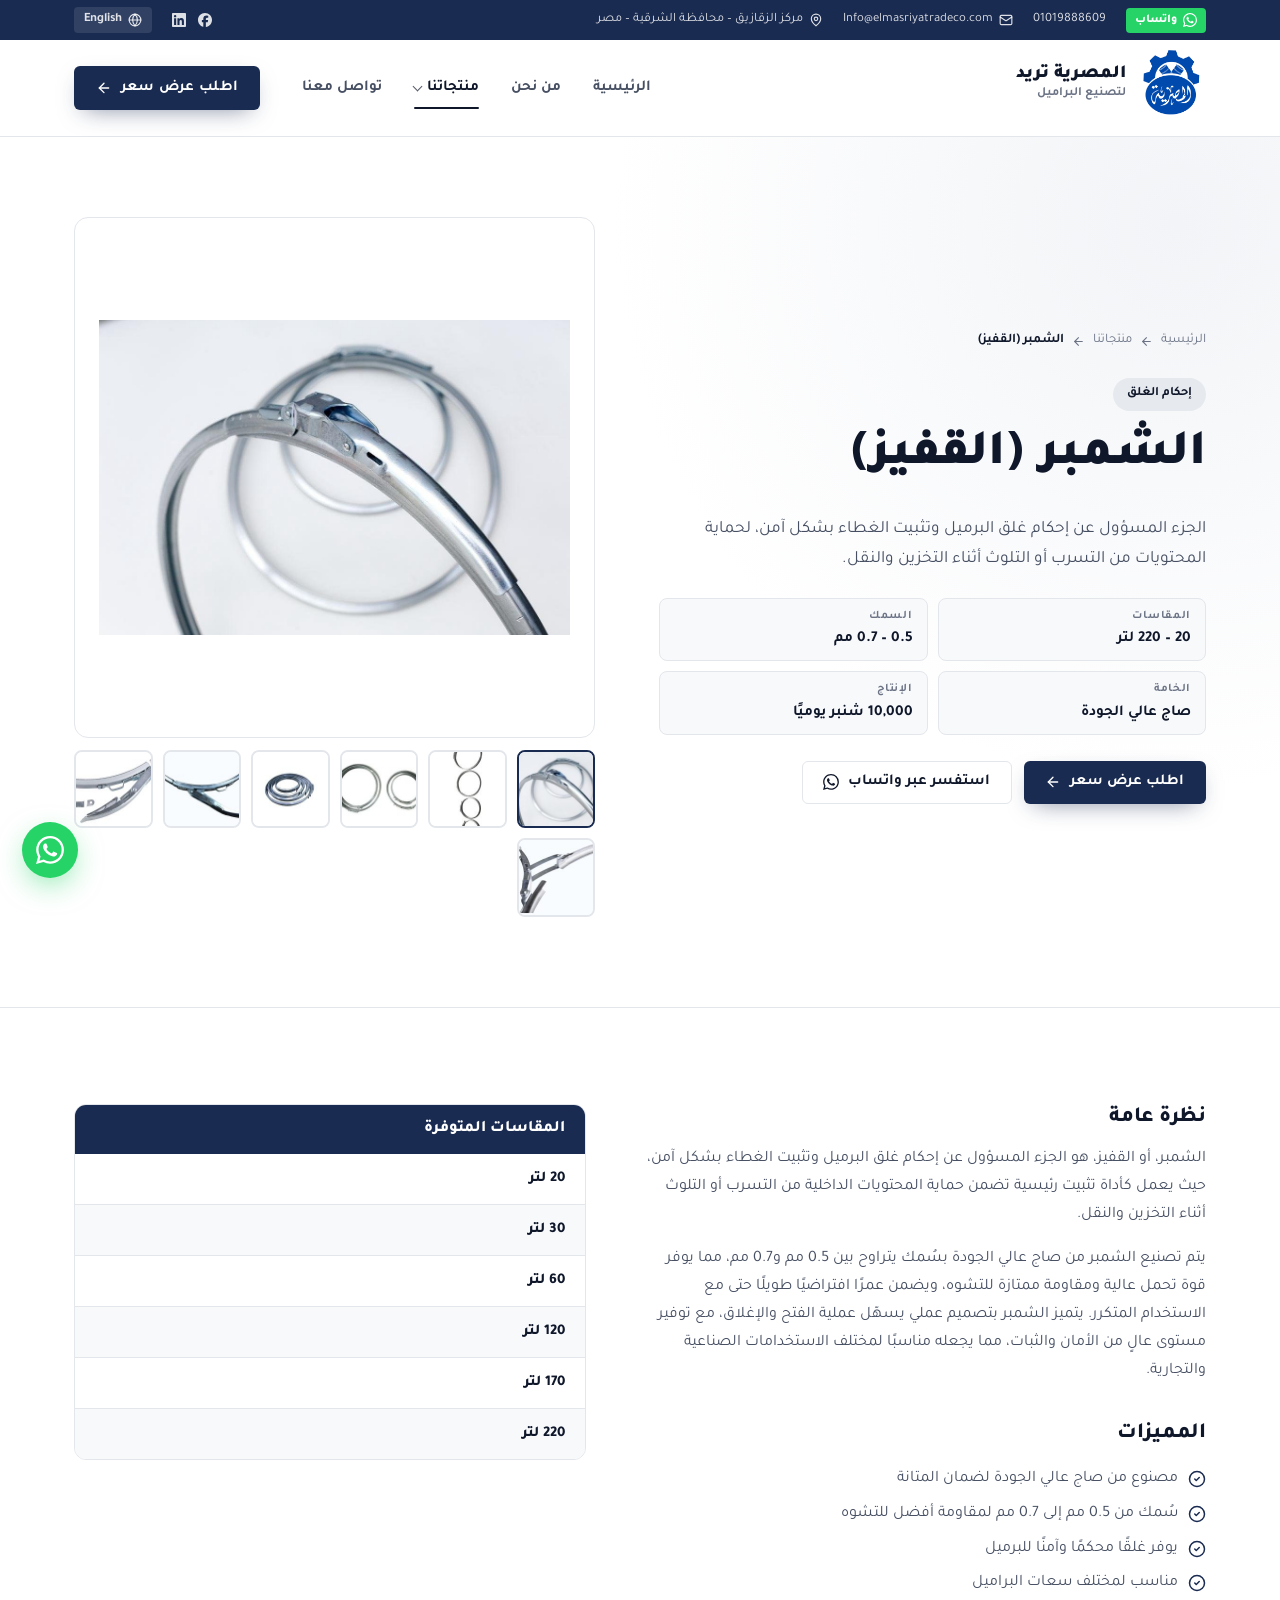
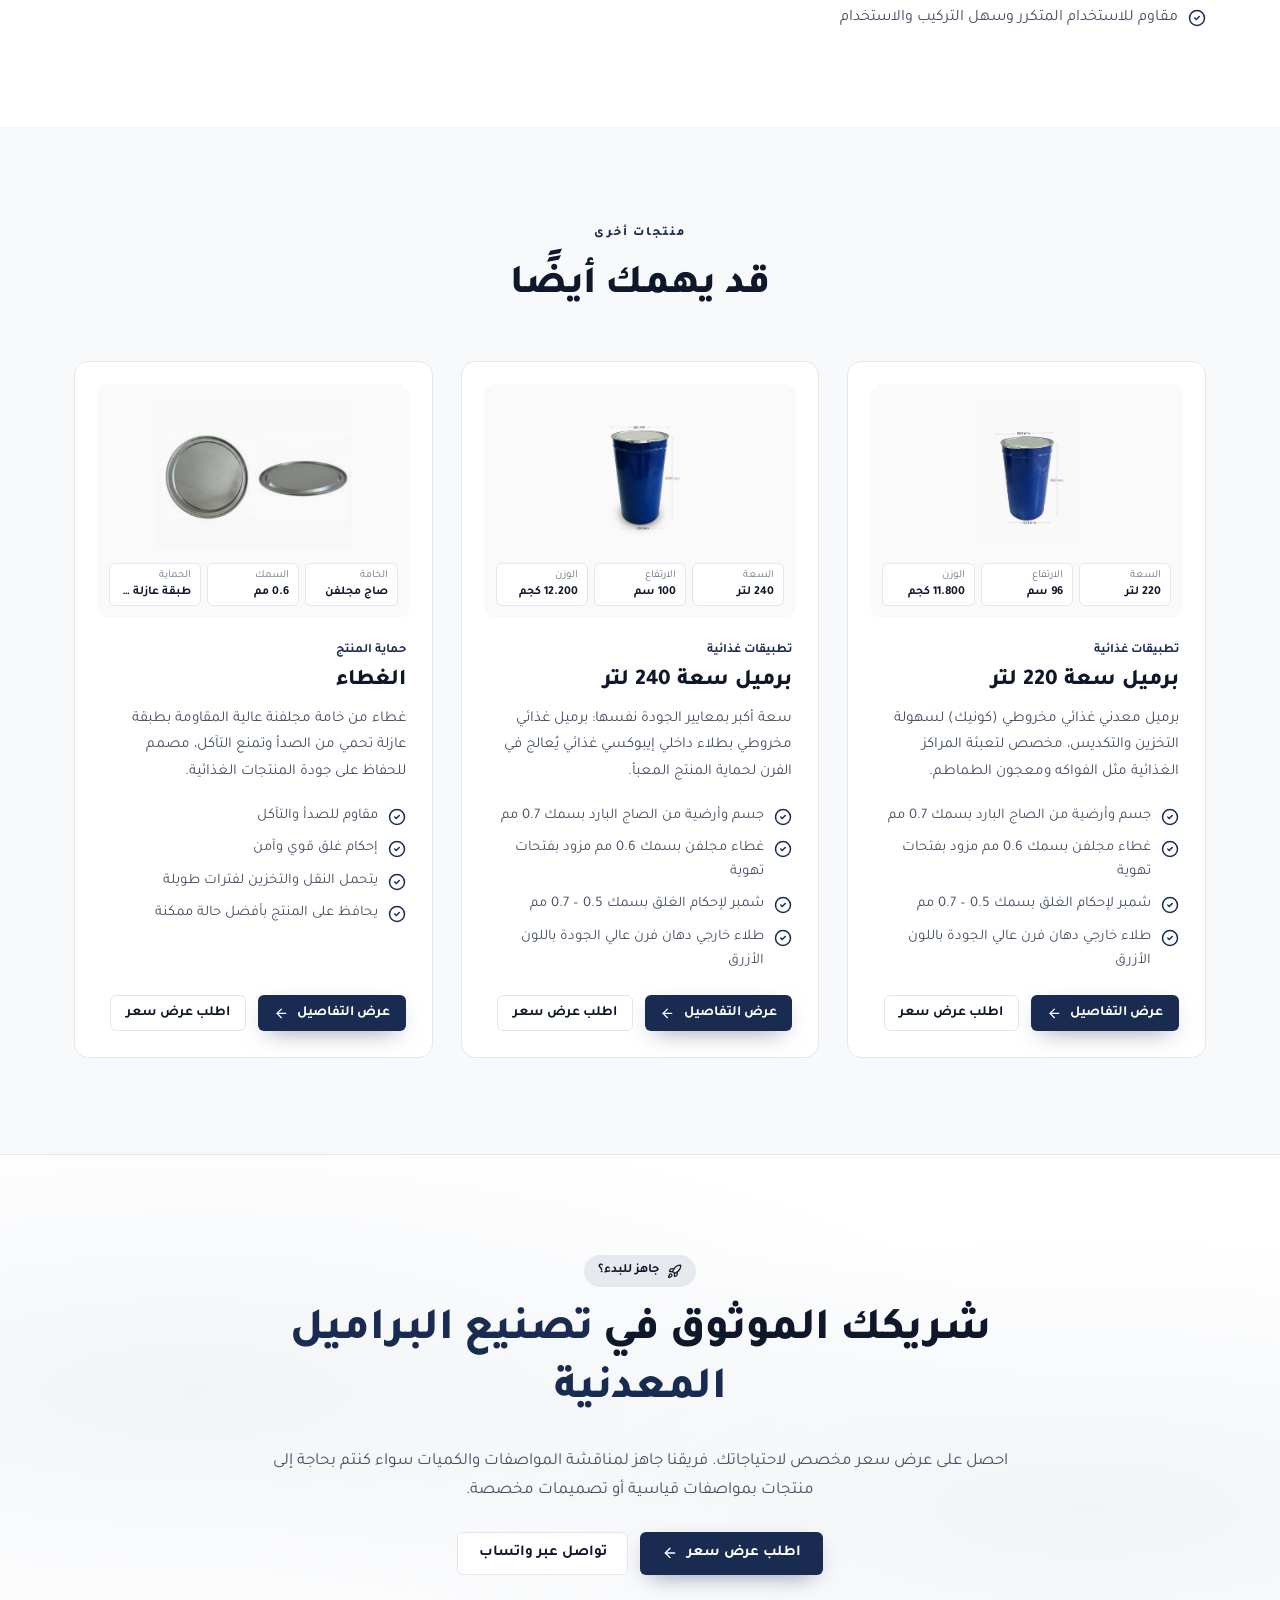
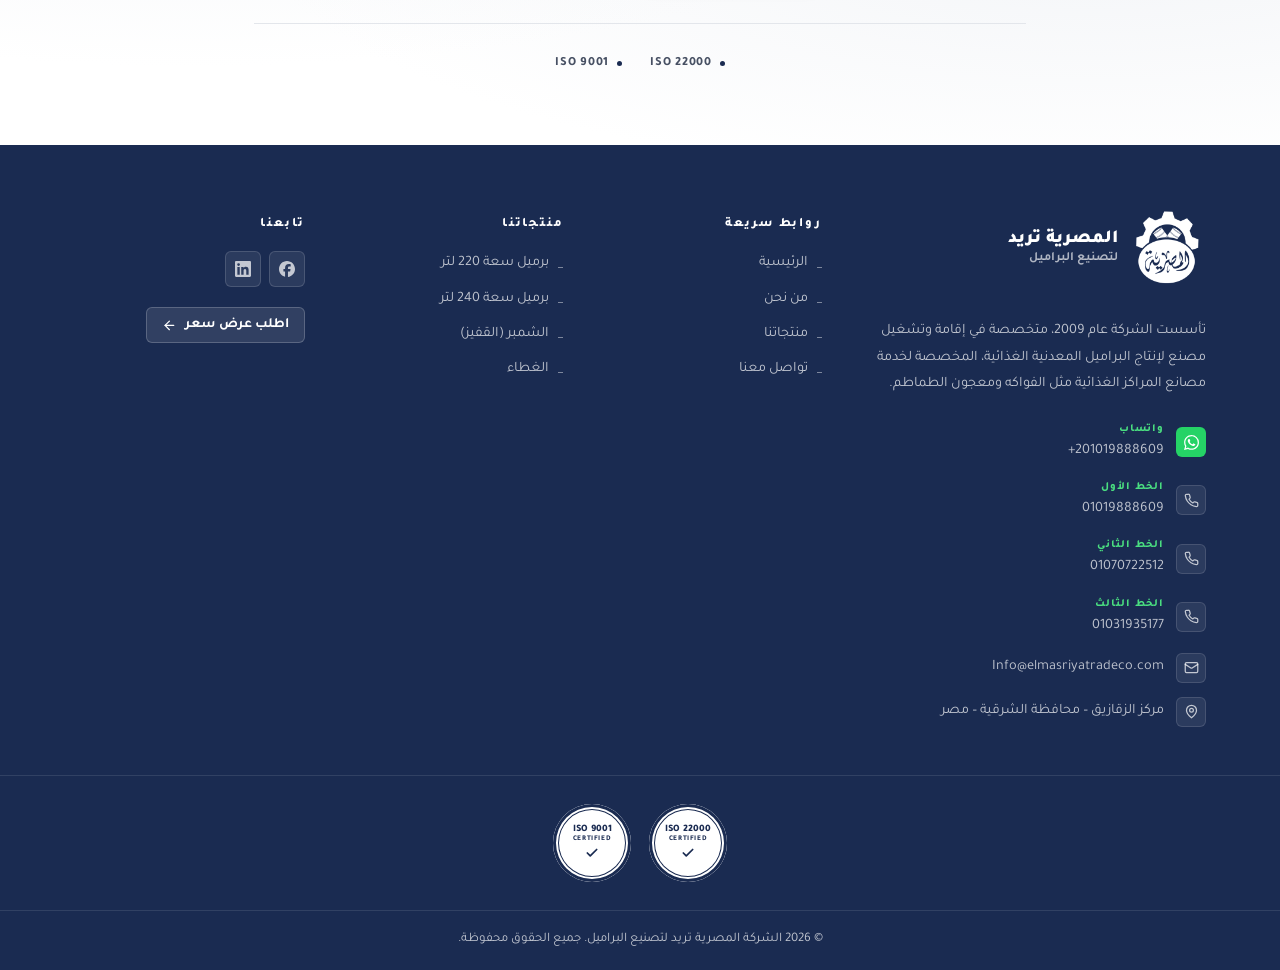
<file: product-chamber.before.html>
<!doctype html>
<html lang="ar" dir="rtl">
<head>
<meta charset="UTF-8">
<meta name="viewport" content="width=device-width, initial-scale=1">
<title>الشمبر (القفيز) &#8211; المصرية تريد</title>
<meta name='robots' content='max-image-preview:large' />
<link rel='dns-prefetch' href='//fonts.googleapis.com' />
<meta name="theme-color" content="#1a2b51">
<link rel="icon" href="assets/img/logo.png">
<link rel='stylesheet' id='em-fonts-css' href='https://fonts.googleapis.com/css2?family=Tajawal:wght@300;400;500;700;800;900&#038;display=swap' media='all' />
<link rel='stylesheet' id='em-main-css' href='assets/css/main.css' media='all' />
<style id="em-main-inline-css">
:root{--primary:rgb(26 43 81);--primary-rgb:26 43 81;--green:rgb(31 122 69);--green-rgb:31 122 69;}
/*# sourceURL=em-main-inline-css */
</style>
<link rel="canonical" href="product-chamber.html" />
</head>
<body class="wp-singular em_product-template-default single single-em_product postid-16 wp-embed-responsive wp-theme-elmasriya">
<a class="skip-link" href="#main">تخطي إلى المحتوى</a>

<div class="site-top">
		<div class="topbar">
		<div class="container topbar-inner">
			<div class="topbar-start">
									<a class="tb-whatsapp" href="https://wa.me/201019888609" target="_blank" rel="noopener"><svg class="ico" viewBox="0 0 24 24" fill="currentColor" aria-hidden="true"><path d="M17.472 14.382c-.297-.149-1.758-.867-2.03-.967-.273-.099-.471-.148-.67.15-.197.297-.767.966-.94 1.164-.173.199-.347.223-.644.075-.297-.15-1.255-.463-2.39-1.475-.883-.788-1.48-1.761-1.653-2.059-.173-.297-.018-.458.13-.606.134-.133.298-.347.446-.52.149-.174.198-.298.298-.497.099-.198.05-.371-.025-.52-.075-.149-.669-1.612-.916-2.207-.242-.579-.487-.5-.669-.51-.173-.008-.371-.01-.57-.01-.198 0-.52.074-.792.372-.272.297-1.04 1.016-1.04 2.479 0 1.462 1.065 2.875 1.213 3.074.149.198 2.096 3.2 5.077 4.487.709.306 1.262.489 1.694.625.712.227 1.36.195 1.871.118.571-.085 1.758-.719 2.006-1.413.248-.694.248-1.289.173-1.413-.074-.124-.272-.198-.57-.347m-5.421 7.403h-.004a9.87 9.87 0 0 1-5.031-1.378l-.361-.214-3.741.982.998-3.648-.235-.374a9.86 9.86 0 0 1-1.51-5.26c.001-5.45 4.436-9.884 9.888-9.884 2.64 0 5.122 1.03 6.988 2.898a9.825 9.825 0 0 1 2.893 6.994c-.003 5.45-4.437 9.884-9.885 9.884m8.413-18.297A11.815 11.815 0 0 0 12.05 0C5.495 0 .16 5.335.157 11.892c0 2.096.547 4.142 1.588 5.945L.057 24l6.305-1.654a11.882 11.882 0 0 0 5.683 1.448h.005c6.554 0 11.89-5.335 11.893-11.893a11.821 11.821 0 0 0-3.48-8.413Z"/></svg>واتساب</a>
													<a href="tel:01019888609" dir="ltr">01019888609</a>
													<a href="mailto:Info@elmasriyatradeco.com"><svg class="ico" viewBox="0 0 24 24" fill="none" stroke="currentColor" stroke-width="2" stroke-linecap="round" stroke-linejoin="round" aria-hidden="true"><rect width="20" height="16" x="2" y="4" rx="2"/><path d="m22 7-8.97 5.7a1.94 1.94 0 0 1-2.06 0L2 7"/></svg>Info@elmasriyatradeco.com</a>
													<span class="tb-hide-md"><svg class="ico" viewBox="0 0 24 24" fill="none" stroke="currentColor" stroke-width="2" stroke-linecap="round" stroke-linejoin="round" aria-hidden="true"><path d="M20 10c0 6-8 12-8 12s-8-6-8-12a8 8 0 0 1 16 0Z"/><circle cx="12" cy="10" r="3"/></svg>مركز الزقازيق – محافظة الشرقية – مصر</span>
							</div>
			<div class="topbar-end">
				<span class="tb-socials"><a href="https://www.facebook.com/profile.php?id=61586307887075" target="_blank" rel="noopener" aria-label="فيسبوك"><svg class="ico" viewBox="0 0 24 24" fill="currentColor" aria-hidden="true"><path d="M9.101 23.691v-7.98H6.627v-3.667h2.474v-1.58c0-4.085 1.848-5.978 5.858-5.978.401 0 .955.042 1.468.103a8.68 8.68 0 0 1 1.141.195v3.325a8.623 8.623 0 0 0-.653-.036 26.805 26.805 0 0 0-.733-.009c-.707 0-1.259.096-1.675.309a1.686 1.686 0 0 0-.679.622c-.258.42-.374.995-.374 1.752v1.297h3.919l-.386 2.103-.287 1.564h-3.246v8.245C19.396 23.238 24 18.179 24 12.044c0-6.627-5.373-12-12-12s-12 5.373-12 12c0 5.628 3.874 10.35 9.101 11.647Z"/></svg></a><a href="https://www.linkedin.com/in/elmasriya-trade-8787613b3/" target="_blank" rel="noopener" aria-label="لينكد إن"><svg class="ico" viewBox="0 0 24 24" fill="currentColor" aria-hidden="true"><path d="M20.447 20.452h-3.554v-5.569c0-1.328-.027-3.037-1.852-3.037-1.853 0-2.136 1.445-2.136 2.939v5.667H9.351V9h3.414v1.561h.046c.477-.9 1.637-1.85 3.37-1.85 3.601 0 4.267 2.37 4.267 5.455v6.286zM5.337 7.433a2.062 2.062 0 0 1-2.063-2.065 2.064 2.064 0 1 1 2.063 2.065zm1.782 13.019H3.555V9h3.564v11.452zM22.225 0H1.771C.792 0 0 .774 0 1.729v20.542C0 23.227.792 24 1.771 24h20.451C23.2 24 24 23.227 24 22.271V1.729C24 .774 23.2 0 22.222 0h.003z"/></svg></a></span>
									<a class="tb-lang" href="#"><svg class="ico" viewBox="0 0 24 24" fill="none" stroke="currentColor" stroke-width="2" stroke-linecap="round" stroke-linejoin="round" aria-hidden="true"><circle cx="12" cy="12" r="10"/><path d="M12 2a14.5 14.5 0 0 0 0 20 14.5 14.5 0 0 0 0-20"/><path d="M2 12h20"/></svg>English</a>
							</div>
		</div>
	</div>
	
	<header class="site-header" id="site-header">
		<div class="container header-inner">
			<div class="brand-wrap">
				<span class="brand-dark"><a class="brand" href="index.html"><img src="assets/img/logo.png" alt="المصرية تريد" class="brand-logo"><span class="brand-text"><strong>المصرية تريد</strong><small>لتصنيع البراميل</small></span></a></span>
				<span class="brand-light"><a class="brand" href="index.html"><img src="assets/img/logo-white.png" alt="المصرية تريد" class="brand-logo"><span class="brand-text"><strong>المصرية تريد</strong><small>لتصنيع البراميل</small></span></a></span>
			</div>
			<nav class="main-nav" id="main-nav" aria-label="القائمة الرئيسية">
				<ul id="menu-%d8%a7%d9%84%d9%82%d8%a7%d8%a6%d9%85%d8%a9-%d8%a7%d9%84%d8%b1%d8%a6%d9%8a%d8%b3%d9%8a%d8%a9" class="nav-menu"><li id="menu-item-32" class="menu-item menu-item-type-post_type menu-item-object-page menu-item-home menu-item-32"><a href="index.html">الرئيسية</a></li>
<li id="menu-item-33" class="menu-item menu-item-type-post_type menu-item-object-page menu-item-33"><a href="about.html">من نحن</a></li>
<li id="menu-item-34" class="menu-item menu-item-type-post_type menu-item-object-page current-menu-ancestor current-menu-parent current_page_parent current_page_ancestor menu-item-has-children menu-item-34"><a href="products.html">منتجاتنا</a>
<ul class="sub-menu">
	<li id="menu-item-35" class="menu-item menu-item-type-post_type menu-item-object-em_product menu-item-35"><a href="product-barrel-220.html">برميل سعة 220 لتر</a></li>
	<li id="menu-item-36" class="menu-item menu-item-type-post_type menu-item-object-em_product menu-item-36"><a href="product-barrel-240.html">برميل سعة 240 لتر</a></li>
	<li id="menu-item-37" class="menu-item menu-item-type-post_type menu-item-object-em_product current-menu-item menu-item-37"><a href="product-chamber.html" aria-current="page">الشمبر (القفيز)</a></li>
	<li id="menu-item-38" class="menu-item menu-item-type-post_type menu-item-object-em_product menu-item-38"><a href="product-lid.html">الغطاء</a></li>
</ul>
</li>
<li id="menu-item-39" class="menu-item menu-item-type-post_type menu-item-object-page menu-item-39"><a href="contact.html">تواصل معنا</a></li>
</ul>				<a class="btn btn-primary nav-cta-mobile" href="contact.html"><span>اطلب عرض سعر</span><svg class="ico" viewBox="0 0 24 24" fill="none" stroke="currentColor" stroke-width="2" stroke-linecap="round" stroke-linejoin="round" aria-hidden="true"><path d="m12 19-7-7 7-7"/><path d="M19 12H5"/></svg></a>			</nav>
			<div class="header-actions">
				<a class="btn btn-primary btn-upper header-cta" href="contact.html"><span>اطلب عرض سعر</span><svg class="ico" viewBox="0 0 24 24" fill="none" stroke="currentColor" stroke-width="2" stroke-linecap="round" stroke-linejoin="round" aria-hidden="true"><path d="m12 19-7-7 7-7"/><path d="M19 12H5"/></svg></a>				<button class="nav-toggle" type="button" aria-controls="main-nav" aria-expanded="false" aria-label="القائمة">
					<svg class="ico i-open" viewBox="0 0 24 24" fill="none" stroke="currentColor" stroke-width="2" stroke-linecap="round" stroke-linejoin="round" aria-hidden="true"><path d="M4 6h16M4 12h16M4 18h16"/></svg><svg class="ico i-close" viewBox="0 0 24 24" fill="none" stroke="currentColor" stroke-width="2" stroke-linecap="round" stroke-linejoin="round" aria-hidden="true"><path d="M18 6 6 18M6 6l12 12"/></svg>				</button>
			</div>
		</div>
	</header>
</div>
<main id="main" class="site-main">
<section class="page-hero-split product-hero">
	<div class="container phs-grid">
		<div class="phs-text reveal">
			<nav class="breadcrumb" aria-label="مسار التنقل"><a href="index.html">الرئيسية</a><svg class="ico" viewBox="0 0 24 24" fill="none" stroke="currentColor" stroke-width="2" stroke-linecap="round" stroke-linejoin="round" aria-hidden="true"><path d="m12 19-7-7 7-7"/><path d="M19 12H5"/></svg><a href="products.html">منتجاتنا</a><svg class="ico" viewBox="0 0 24 24" fill="none" stroke="currentColor" stroke-width="2" stroke-linecap="round" stroke-linejoin="round" aria-hidden="true"><path d="m12 19-7-7 7-7"/><path d="M19 12H5"/></svg><span>الشمبر (القفيز)</span></nav>			<span class="pill">إحكام الغلق</span>			<h1>الشمبر (القفيز)</h1>
			<p class="lead">الجزء المسؤول عن إحكام غلق البرميل وتثبيت الغطاء بشكل آمن، لحماية المحتويات من التسرب أو التلوث أثناء التخزين والنقل.</p>
						<div class="spec-grid">
				<div class="spec"><small>المقاسات</small><b>20 – 220 لتر</b></div><div class="spec"><small>السمك</small><b>0.5 – 0.7 مم</b></div><div class="spec"><small>الخامة</small><b>صاج عالي الجودة</b></div><div class="spec"><small>الإنتاج</small><b>10,000 شنبر يوميًا</b></div>			</div>
						<div class="btn-row">
				<a class="btn btn-primary" href="contact.html?product=%D8%A7%D9%84%D8%B4%D9%85%D8%A8%D8%B1%20%28%D8%A7%D9%84%D9%82%D9%81%D9%8A%D8%B2%29#quote-form"><span>اطلب عرض سعر</span><svg class="ico" viewBox="0 0 24 24" fill="none" stroke="currentColor" stroke-width="2" stroke-linecap="round" stroke-linejoin="round" aria-hidden="true"><path d="m12 19-7-7 7-7"/><path d="M19 12H5"/></svg></a>				<a class="btn btn-outline" href="https://wa.me/201019888609?text=%D8%A7%D8%B3%D8%AA%D9%81%D8%B3%D8%A7%D8%B1%20%D8%B9%D9%86%3A%20%D8%A7%D9%84%D8%B4%D9%85%D8%A8%D8%B1%20%28%D8%A7%D9%84%D9%82%D9%81%D9%8A%D8%B2%29" target="_blank" rel="noopener"><span>استفسر عبر واتساب</span><svg class="ico" viewBox="0 0 24 24" fill="currentColor" aria-hidden="true"><path d="M17.472 14.382c-.297-.149-1.758-.867-2.03-.967-.273-.099-.471-.148-.67.15-.197.297-.767.966-.94 1.164-.173.199-.347.223-.644.075-.297-.15-1.255-.463-2.39-1.475-.883-.788-1.48-1.761-1.653-2.059-.173-.297-.018-.458.13-.606.134-.133.298-.347.446-.52.149-.174.198-.298.298-.497.099-.198.05-.371-.025-.52-.075-.149-.669-1.612-.916-2.207-.242-.579-.487-.5-.669-.51-.173-.008-.371-.01-.57-.01-.198 0-.52.074-.792.372-.272.297-1.04 1.016-1.04 2.479 0 1.462 1.065 2.875 1.213 3.074.149.198 2.096 3.2 5.077 4.487.709.306 1.262.489 1.694.625.712.227 1.36.195 1.871.118.571-.085 1.758-.719 2.006-1.413.248-.694.248-1.289.173-1.413-.074-.124-.272-.198-.57-.347m-5.421 7.403h-.004a9.87 9.87 0 0 1-5.031-1.378l-.361-.214-3.741.982.998-3.648-.235-.374a9.86 9.86 0 0 1-1.51-5.26c.001-5.45 4.436-9.884 9.888-9.884 2.64 0 5.122 1.03 6.988 2.898a9.825 9.825 0 0 1 2.893 6.994c-.003 5.45-4.437 9.884-9.885 9.884m8.413-18.297A11.815 11.815 0 0 0 12.05 0C5.495 0 .16 5.335.157 11.892c0 2.096.547 4.142 1.588 5.945L.057 24l6.305-1.654a11.882 11.882 0 0 0 5.683 1.448h.005c6.554 0 11.89-5.335 11.893-11.893a11.821 11.821 0 0 0-3.48-8.413Z"/></svg></a>			</div>
		</div>
		<div class="product-gallery reveal" data-gallery>
						<a class="pg-main" href="uploads/2026/11/elmasriya-chamber-g4.jpg"><img src="uploads/2026/11/elmasriya-chamber-g4.jpg" alt="الشمبر (القفيز)"></a>
								<div class="pg-thumbs">
										<button type="button" class="pg-thumb is-active" data-full="uploads/2026/11/elmasriya-chamber-g4.jpg" data-large="uploads/2026/11/elmasriya-chamber-g4.jpg"><img src="uploads/2026/11/elmasriya-chamber-g4-150x150.jpg" alt="" loading="lazy" decoding="async"></button>
										<button type="button" class="pg-thumb" data-full="uploads/2026/11/elmasriya-chamber-g1.jpg" data-large="uploads/2026/11/elmasriya-chamber-g1.jpg"><img src="uploads/2026/11/elmasriya-chamber-g1-150x150.jpg" alt="" loading="lazy" decoding="async"></button>
										<button type="button" class="pg-thumb" data-full="uploads/2026/11/elmasriya-chamber-g2.jpg" data-large="uploads/2026/11/elmasriya-chamber-g2.jpg"><img src="uploads/2026/11/elmasriya-chamber-g2-150x150.jpg" alt="" loading="lazy" decoding="async"></button>
										<button type="button" class="pg-thumb" data-full="uploads/2026/11/elmasriya-chamber-g3.jpg" data-large="uploads/2026/11/elmasriya-chamber-g3-1024x679.jpg"><img src="uploads/2026/11/elmasriya-chamber-g3-150x150.jpg" alt="" loading="lazy" decoding="async"></button>
										<button type="button" class="pg-thumb" data-full="uploads/2026/11/elmasriya-chamber-g5.jpg" data-large="uploads/2026/11/elmasriya-chamber-g5-1024x690.jpg"><img src="uploads/2026/11/elmasriya-chamber-g5-150x150.jpg" alt="" loading="lazy" decoding="async"></button>
										<button type="button" class="pg-thumb" data-full="uploads/2026/11/elmasriya-chamber-g6.jpg" data-large="uploads/2026/11/elmasriya-chamber-g6-1024x685.jpg"><img src="uploads/2026/11/elmasriya-chamber-g6-150x150.jpg" alt="" loading="lazy" decoding="async"></button>
										<button type="button" class="pg-thumb" data-full="uploads/2026/11/elmasriya-chamber-g7.jpg" data-large="uploads/2026/11/elmasriya-chamber-g7-1024x682.jpg"><img src="uploads/2026/11/elmasriya-chamber-g7-150x150.jpg" alt="" loading="lazy" decoding="async"></button>
									</div>
									</div>
	</div>
</section>

<section class="section bordered-top">
	<div class="container product-detail-grid">
		<div class="reveal">
						<h2 class="h3">نظرة عامة</h2>
			<div class="prose"><p>الشمبر، أو القفيز، هو الجزء المسؤول عن إحكام غلق البرميل وتثبيت الغطاء بشكل آمن، حيث يعمل كأداة تثبيت رئيسية تضمن حماية المحتويات الداخلية من التسرب أو التلوث أثناء التخزين والنقل.</p>
<p>يتم تصنيع الشمبر من صاج عالي الجودة بسُمك يتراوح بين 0.5 مم و0.7 مم، مما يوفر قوة تحمل عالية ومقاومة ممتازة للتشوه، ويضمن عمرًا افتراضيًا طويلًا حتى مع الاستخدام المتكرر. يتميز الشمبر بتصميم عملي يسهّل عملية الفتح والإغلاق، مع توفير مستوى عالٍ من الأمان والثبات، مما يجعله مناسبًا لمختلف الاستخدامات الصناعية والتجارية.</p>
</div>
									<h2 class="h3">المميزات</h2>
			<ul class="checklist lg">
				<li><svg class="ico" viewBox="0 0 24 24" fill="none" stroke="currentColor" stroke-width="2" stroke-linecap="round" stroke-linejoin="round" aria-hidden="true"><circle cx="12" cy="12" r="10"/><path d="m9 12 2 2 4-4"/></svg>مصنوع من صاج عالي الجودة لضمان المتانة</li><li><svg class="ico" viewBox="0 0 24 24" fill="none" stroke="currentColor" stroke-width="2" stroke-linecap="round" stroke-linejoin="round" aria-hidden="true"><circle cx="12" cy="12" r="10"/><path d="m9 12 2 2 4-4"/></svg>سُمك من 0.5 مم إلى 0.7 مم لمقاومة أفضل للتشوه</li><li><svg class="ico" viewBox="0 0 24 24" fill="none" stroke="currentColor" stroke-width="2" stroke-linecap="round" stroke-linejoin="round" aria-hidden="true"><circle cx="12" cy="12" r="10"/><path d="m9 12 2 2 4-4"/></svg>يوفر غلقًا محكمًا وآمنًا للبرميل</li><li><svg class="ico" viewBox="0 0 24 24" fill="none" stroke="currentColor" stroke-width="2" stroke-linecap="round" stroke-linejoin="round" aria-hidden="true"><circle cx="12" cy="12" r="10"/><path d="m9 12 2 2 4-4"/></svg>مناسب لمختلف سعات البراميل</li><li><svg class="ico" viewBox="0 0 24 24" fill="none" stroke="currentColor" stroke-width="2" stroke-linecap="round" stroke-linejoin="round" aria-hidden="true"><circle cx="12" cy="12" r="10"/><path d="m9 12 2 2 4-4"/></svg>مقاوم للاستخدام المتكرر وسهل التركيب والاستخدام</li>			</ul>
					</div>
		<div class="detail-tables reveal">
										<div class="detail-table">
				<h3>المقاسات المتوفرة</h3>
				<dl>
																	<div><dt>20 لتر</dt></div>
																	<div><dt>30 لتر</dt></div>
																	<div><dt>60 لتر</dt></div>
																	<div><dt>120 لتر</dt></div>
																	<div><dt>170 لتر</dt></div>
																	<div><dt>220 لتر</dt></div>
									</dl>
			</div>
					</div>
	</div>
</section>

		<section class="section section-grey">
	<div class="container">
		<div class="section-head center reveal"><p class="eyebrow">منتجات أخرى</p><h2>قد يهمك أيضًا</h2></div>		<div class="product-grid cols-3">
							<article class="product-card reveal">
	<a class="pc-media" href="product-barrel-220.html">
		<img width="511" height="700" src="uploads/2026/11/elmasriya-barrel-220-511x700.jpg" class=" wp-post-image" alt="" loading="lazy" decoding="async" srcset="uploads/2026/11/elmasriya-barrel-220-511x700.jpg 511w, uploads/2026/11/elmasriya-barrel-220-219x300.jpg 219w, uploads/2026/11/elmasriya-barrel-220-747x1024.jpg 747w, uploads/2026/11/elmasriya-barrel-220-768x1052.jpg 768w, uploads/2026/11/elmasriya-barrel-220.jpg 864w" sizes="auto, (max-width: 511px) 100vw, 511px" />				<div class="pc-chips">
							<span><small>السعة</small><b>220 لتر</b></span>
							<span><small>الارتفاع</small><b>96 سم</b></span>
							<span><small>الوزن</small><b>11.800 كجم</b></span>
					</div>
			</a>
	<div class="pc-body">
		<p class="pc-cat">تطبيقات غذائية</p>		<h3><a href="product-barrel-220.html">برميل سعة 220 لتر</a></h3>
		<p class="pc-desc">برميل معدني غذائي مخروطي (كونيك) لسهولة التخزين والتكديس، مخصص لتعبئة المراكز الغذائية مثل الفواكه ومعجون الطماطم.</p>
				<ul class="checklist">
			<li><svg class="ico" viewBox="0 0 24 24" fill="none" stroke="currentColor" stroke-width="2" stroke-linecap="round" stroke-linejoin="round" aria-hidden="true"><circle cx="12" cy="12" r="10"/><path d="m9 12 2 2 4-4"/></svg>جسم وأرضية من الصاج البارد بسمك 0.7 مم</li><li><svg class="ico" viewBox="0 0 24 24" fill="none" stroke="currentColor" stroke-width="2" stroke-linecap="round" stroke-linejoin="round" aria-hidden="true"><circle cx="12" cy="12" r="10"/><path d="m9 12 2 2 4-4"/></svg>غطاء مجلفن بسمك 0.6 مم مزود بفتحات تهوية</li><li><svg class="ico" viewBox="0 0 24 24" fill="none" stroke="currentColor" stroke-width="2" stroke-linecap="round" stroke-linejoin="round" aria-hidden="true"><circle cx="12" cy="12" r="10"/><path d="m9 12 2 2 4-4"/></svg>شمبر لإحكام الغلق بسمك 0.5 – 0.7 مم</li><li><svg class="ico" viewBox="0 0 24 24" fill="none" stroke="currentColor" stroke-width="2" stroke-linecap="round" stroke-linejoin="round" aria-hidden="true"><circle cx="12" cy="12" r="10"/><path d="m9 12 2 2 4-4"/></svg>طلاء خارجي دهان فرن عالي الجودة باللون الأزرق</li>		</ul>
				<div class="btn-row">
			<a class="btn btn-primary btn-sm" href="product-barrel-220.html"><span>عرض التفاصيل</span><svg class="ico" viewBox="0 0 24 24" fill="none" stroke="currentColor" stroke-width="2" stroke-linecap="round" stroke-linejoin="round" aria-hidden="true"><path d="m12 19-7-7 7-7"/><path d="M19 12H5"/></svg></a>			<a class="btn btn-outline btn-sm" href="contact.html?product=%D8%A8%D8%B1%D9%85%D9%8A%D9%84%20%D8%B3%D8%B9%D8%A9%20220%20%D9%84%D8%AA%D8%B1#quote-form"><span>اطلب عرض سعر</span></a>		</div>
	</div>
</article>
							<article class="product-card reveal">
	<a class="pc-media" href="product-barrel-240.html">
		<img width="511" height="700" src="uploads/2026/11/elmasriya-barrel-240-511x700.jpg" class=" wp-post-image" alt="" loading="lazy" decoding="async" srcset="uploads/2026/11/elmasriya-barrel-240-511x700.jpg 511w, uploads/2026/11/elmasriya-barrel-240-219x300.jpg 219w, uploads/2026/11/elmasriya-barrel-240-747x1024.jpg 747w, uploads/2026/11/elmasriya-barrel-240-768x1052.jpg 768w, uploads/2026/11/elmasriya-barrel-240.jpg 864w" sizes="auto, (max-width: 511px) 100vw, 511px" />				<div class="pc-chips">
							<span><small>السعة</small><b>240 لتر</b></span>
							<span><small>الارتفاع</small><b>100 سم</b></span>
							<span><small>الوزن</small><b>12.200 كجم</b></span>
					</div>
			</a>
	<div class="pc-body">
		<p class="pc-cat">تطبيقات غذائية</p>		<h3><a href="product-barrel-240.html">برميل سعة 240 لتر</a></h3>
		<p class="pc-desc">سعة أكبر بمعايير الجودة نفسها: برميل غذائي مخروطي بطلاء داخلي إيبوكسي غذائي يُعالج في الفرن لحماية المنتج المعبأ.</p>
				<ul class="checklist">
			<li><svg class="ico" viewBox="0 0 24 24" fill="none" stroke="currentColor" stroke-width="2" stroke-linecap="round" stroke-linejoin="round" aria-hidden="true"><circle cx="12" cy="12" r="10"/><path d="m9 12 2 2 4-4"/></svg>جسم وأرضية من الصاج البارد بسمك 0.7 مم</li><li><svg class="ico" viewBox="0 0 24 24" fill="none" stroke="currentColor" stroke-width="2" stroke-linecap="round" stroke-linejoin="round" aria-hidden="true"><circle cx="12" cy="12" r="10"/><path d="m9 12 2 2 4-4"/></svg>غطاء مجلفن بسمك 0.6 مم مزود بفتحات تهوية</li><li><svg class="ico" viewBox="0 0 24 24" fill="none" stroke="currentColor" stroke-width="2" stroke-linecap="round" stroke-linejoin="round" aria-hidden="true"><circle cx="12" cy="12" r="10"/><path d="m9 12 2 2 4-4"/></svg>شمبر لإحكام الغلق بسمك 0.5 – 0.7 مم</li><li><svg class="ico" viewBox="0 0 24 24" fill="none" stroke="currentColor" stroke-width="2" stroke-linecap="round" stroke-linejoin="round" aria-hidden="true"><circle cx="12" cy="12" r="10"/><path d="m9 12 2 2 4-4"/></svg>طلاء خارجي دهان فرن عالي الجودة باللون الأزرق</li>		</ul>
				<div class="btn-row">
			<a class="btn btn-primary btn-sm" href="product-barrel-240.html"><span>عرض التفاصيل</span><svg class="ico" viewBox="0 0 24 24" fill="none" stroke="currentColor" stroke-width="2" stroke-linecap="round" stroke-linejoin="round" aria-hidden="true"><path d="m12 19-7-7 7-7"/><path d="M19 12H5"/></svg></a>			<a class="btn btn-outline btn-sm" href="contact.html?product=%D8%A8%D8%B1%D9%85%D9%8A%D9%84%20%D8%B3%D8%B9%D8%A9%20240%20%D9%84%D8%AA%D8%B1#quote-form"><span>اطلب عرض سعر</span></a>		</div>
	</div>
</article>
							<article class="product-card reveal">
	<a class="pc-media" href="product-lid.html">
		<img width="900" height="662" src="uploads/2026/11/elmasriya-lids-thumb-900x662.jpg" class=" wp-post-image" alt="" loading="lazy" decoding="async" srcset="uploads/2026/11/elmasriya-lids-thumb-900x662.jpg 900w, uploads/2026/11/elmasriya-lids-thumb-300x221.jpg 300w, uploads/2026/11/elmasriya-lids-thumb-1024x754.jpg 1024w, uploads/2026/11/elmasriya-lids-thumb-768x565.jpg 768w, uploads/2026/11/elmasriya-lids-thumb.jpg 1110w" sizes="auto, (max-width: 900px) 100vw, 900px" />				<div class="pc-chips">
							<span><small>الخامة</small><b>صاج مجلفن</b></span>
							<span><small>السمك</small><b>0.6 مم</b></span>
							<span><small>الحماية</small><b>طبقة عازلة ضد الصدأ</b></span>
					</div>
			</a>
	<div class="pc-body">
		<p class="pc-cat">حماية المنتج</p>		<h3><a href="product-lid.html">الغطاء</a></h3>
		<p class="pc-desc">غطاء من خامة مجلفنة عالية المقاومة بطبقة عازلة تحمي من الصدأ وتمنع التآكل، مصمم للحفاظ على جودة المنتجات الغذائية.</p>
				<ul class="checklist">
			<li><svg class="ico" viewBox="0 0 24 24" fill="none" stroke="currentColor" stroke-width="2" stroke-linecap="round" stroke-linejoin="round" aria-hidden="true"><circle cx="12" cy="12" r="10"/><path d="m9 12 2 2 4-4"/></svg>مقاوم للصدأ والتآكل</li><li><svg class="ico" viewBox="0 0 24 24" fill="none" stroke="currentColor" stroke-width="2" stroke-linecap="round" stroke-linejoin="round" aria-hidden="true"><circle cx="12" cy="12" r="10"/><path d="m9 12 2 2 4-4"/></svg>إحكام غلق قوي وآمن</li><li><svg class="ico" viewBox="0 0 24 24" fill="none" stroke="currentColor" stroke-width="2" stroke-linecap="round" stroke-linejoin="round" aria-hidden="true"><circle cx="12" cy="12" r="10"/><path d="m9 12 2 2 4-4"/></svg>يتحمل النقل والتخزين لفترات طويلة</li><li><svg class="ico" viewBox="0 0 24 24" fill="none" stroke="currentColor" stroke-width="2" stroke-linecap="round" stroke-linejoin="round" aria-hidden="true"><circle cx="12" cy="12" r="10"/><path d="m9 12 2 2 4-4"/></svg>يحافظ على المنتج بأفضل حالة ممكنة</li>		</ul>
				<div class="btn-row">
			<a class="btn btn-primary btn-sm" href="product-lid.html"><span>عرض التفاصيل</span><svg class="ico" viewBox="0 0 24 24" fill="none" stroke="currentColor" stroke-width="2" stroke-linecap="round" stroke-linejoin="round" aria-hidden="true"><path d="m12 19-7-7 7-7"/><path d="M19 12H5"/></svg></a>			<a class="btn btn-outline btn-sm" href="contact.html?product=%D8%A7%D9%84%D8%BA%D8%B7%D8%A7%D8%A1#quote-form"><span>اطلب عرض سعر</span></a>		</div>
	</div>
</article>
					</div>
	</div>
</section>
	
	<section class="cta-section">
	<div class="container cta-inner reveal">
		<span class="pill"><svg class="ico" viewBox="0 0 24 24" fill="none" stroke="currentColor" stroke-width="2" stroke-linecap="round" stroke-linejoin="round" aria-hidden="true"><path d="M4.5 16.5c-1.5 1.26-2 5-2 5s3.74-.5 5-2c.71-.84.7-2.13-.09-2.91a2.18 2.18 0 0 0-2.91-.09z"/><path d="m12 15-3-3a22 22 0 0 1 2-3.95A12.88 12.88 0 0 1 22 2c0 2.72-.78 7.5-6 11a22.35 22.35 0 0 1-4 2z"/><path d="M9 12H4s.55-3.03 2-4c1.62-1.08 5 0 5 0"/><path d="M12 15v5s3.03-.55 4-2c1.08-1.62 0-5 0-5"/></svg>جاهز للبدء؟</span>		<h2>شريكك الموثوق في <span class="hl">تصنيع البراميل المعدنية</span></h2>
		<p class="lead">احصل على عرض سعر مخصص لاحتياجاتك. فريقنا جاهز لمناقشة المواصفات والكميات سواء كنتم بحاجة إلى منتجات بمواصفات قياسية أو تصميمات مخصصة.</p>		<div class="btn-row center">
			<a class="btn btn-primary" href="contact.html"><span>اطلب عرض سعر</span><svg class="ico" viewBox="0 0 24 24" fill="none" stroke="currentColor" stroke-width="2" stroke-linecap="round" stroke-linejoin="round" aria-hidden="true"><path d="m12 19-7-7 7-7"/><path d="M19 12H5"/></svg></a>			<a class="btn btn-outline" href="https://wa.me/201019888609" target="_blank" rel="noopener"><span>تواصل عبر واتساب</span></a>		</div>
						<ul class="cert-dots">
							<li>ISO 22000</li>							<li>ISO 9001</li>					</ul>
			</div>
</section>
</main>

<footer class="site-footer">
	<div class="container footer-grid">
		<div class="footer-brand">
			<a class="brand" href="index.html"><img src="assets/img/logo-white.png" alt="المصرية تريد" class="brand-logo"><span class="brand-text"><strong>المصرية تريد</strong><small>لتصنيع البراميل</small></span></a>			<p>تأسست الشركة عام 2009، متخصصة في إقامة وتشغيل مصنع لإنتاج البراميل المعدنية الغذائية، المخصصة لخدمة مصانع المراكز الغذائية مثل الفواكه ومعجون الطماطم.</p>
			<ul class="footer-contacts">
								<li><span class="fc-ico is-green"><svg class="ico" viewBox="0 0 24 24" fill="currentColor" aria-hidden="true"><path d="M17.472 14.382c-.297-.149-1.758-.867-2.03-.967-.273-.099-.471-.148-.67.15-.197.297-.767.966-.94 1.164-.173.199-.347.223-.644.075-.297-.15-1.255-.463-2.39-1.475-.883-.788-1.48-1.761-1.653-2.059-.173-.297-.018-.458.13-.606.134-.133.298-.347.446-.52.149-.174.198-.298.298-.497.099-.198.05-.371-.025-.52-.075-.149-.669-1.612-.916-2.207-.242-.579-.487-.5-.669-.51-.173-.008-.371-.01-.57-.01-.198 0-.52.074-.792.372-.272.297-1.04 1.016-1.04 2.479 0 1.462 1.065 2.875 1.213 3.074.149.198 2.096 3.2 5.077 4.487.709.306 1.262.489 1.694.625.712.227 1.36.195 1.871.118.571-.085 1.758-.719 2.006-1.413.248-.694.248-1.289.173-1.413-.074-.124-.272-.198-.57-.347m-5.421 7.403h-.004a9.87 9.87 0 0 1-5.031-1.378l-.361-.214-3.741.982.998-3.648-.235-.374a9.86 9.86 0 0 1-1.51-5.26c.001-5.45 4.436-9.884 9.888-9.884 2.64 0 5.122 1.03 6.988 2.898a9.825 9.825 0 0 1 2.893 6.994c-.003 5.45-4.437 9.884-9.885 9.884m8.413-18.297A11.815 11.815 0 0 0 12.05 0C5.495 0 .16 5.335.157 11.892c0 2.096.547 4.142 1.588 5.945L.057 24l6.305-1.654a11.882 11.882 0 0 0 5.683 1.448h.005c6.554 0 11.89-5.335 11.893-11.893a11.821 11.821 0 0 0-3.48-8.413Z"/></svg></span><div><small>واتساب</small><a href="https://wa.me/201019888609" target="_blank" rel="noopener" dir="ltr">+201019888609</a></div></li>
																	<li><span class="fc-ico"><svg class="ico" viewBox="0 0 24 24" fill="none" stroke="currentColor" stroke-width="2" stroke-linecap="round" stroke-linejoin="round" aria-hidden="true"><path d="M22 16.92v3a2 2 0 0 1-2.18 2 19.79 19.79 0 0 1-8.63-3.07 19.5 19.5 0 0 1-6-6 19.79 19.79 0 0 1-3.07-8.67A2 2 0 0 1 4.11 2h3a2 2 0 0 1 2 1.72 12.84 12.84 0 0 0 .7 2.81 2 2 0 0 1-.45 2.11L8.09 9.91a16 16 0 0 0 6 6l1.27-1.27a2 2 0 0 1 2.11-.45 12.84 12.84 0 0 0 2.81.7A2 2 0 0 1 22 16.92z"/></svg></span><div><small>الخط الأول</small><a href="tel:01019888609" dir="ltr">01019888609</a></div></li>
													<li><span class="fc-ico"><svg class="ico" viewBox="0 0 24 24" fill="none" stroke="currentColor" stroke-width="2" stroke-linecap="round" stroke-linejoin="round" aria-hidden="true"><path d="M22 16.92v3a2 2 0 0 1-2.18 2 19.79 19.79 0 0 1-8.63-3.07 19.5 19.5 0 0 1-6-6 19.79 19.79 0 0 1-3.07-8.67A2 2 0 0 1 4.11 2h3a2 2 0 0 1 2 1.72 12.84 12.84 0 0 0 .7 2.81 2 2 0 0 1-.45 2.11L8.09 9.91a16 16 0 0 0 6 6l1.27-1.27a2 2 0 0 1 2.11-.45 12.84 12.84 0 0 0 2.81.7A2 2 0 0 1 22 16.92z"/></svg></span><div><small>الخط الثاني</small><a href="tel:01070722512" dir="ltr">01070722512</a></div></li>
													<li><span class="fc-ico"><svg class="ico" viewBox="0 0 24 24" fill="none" stroke="currentColor" stroke-width="2" stroke-linecap="round" stroke-linejoin="round" aria-hidden="true"><path d="M22 16.92v3a2 2 0 0 1-2.18 2 19.79 19.79 0 0 1-8.63-3.07 19.5 19.5 0 0 1-6-6 19.79 19.79 0 0 1-3.07-8.67A2 2 0 0 1 4.11 2h3a2 2 0 0 1 2 1.72 12.84 12.84 0 0 0 .7 2.81 2 2 0 0 1-.45 2.11L8.09 9.91a16 16 0 0 0 6 6l1.27-1.27a2 2 0 0 1 2.11-.45 12.84 12.84 0 0 0 2.81.7A2 2 0 0 1 22 16.92z"/></svg></span><div><small>الخط الثالث</small><a href="tel:01031935177" dir="ltr">01031935177</a></div></li>
												<li><span class="fc-ico"><svg class="ico" viewBox="0 0 24 24" fill="none" stroke="currentColor" stroke-width="2" stroke-linecap="round" stroke-linejoin="round" aria-hidden="true"><rect width="20" height="16" x="2" y="4" rx="2"/><path d="m22 7-8.97 5.7a1.94 1.94 0 0 1-2.06 0L2 7"/></svg></span><a href="mailto:Info@elmasriyatradeco.com">Info@elmasriyatradeco.com</a></li>
												<li><span class="fc-ico"><svg class="ico" viewBox="0 0 24 24" fill="none" stroke="currentColor" stroke-width="2" stroke-linecap="round" stroke-linejoin="round" aria-hidden="true"><path d="M20 10c0 6-8 12-8 12s-8-6-8-12a8 8 0 0 1 16 0Z"/><circle cx="12" cy="10" r="3"/></svg></span><span>مركز الزقازيق – محافظة الشرقية – مصر</span></li>
							</ul>
		</div>

		<div class="footer-col">
			<h4>روابط سريعة</h4>
			<ul id="menu-%d8%a7%d9%84%d9%82%d8%a7%d8%a6%d9%85%d8%a9-%d8%a7%d9%84%d8%b1%d8%a6%d9%8a%d8%b3%d9%8a%d8%a9-1" class="footer-links"><li class="menu-item menu-item-type-post_type menu-item-object-page menu-item-home menu-item-32"><a href="index.html">الرئيسية</a></li>
<li class="menu-item menu-item-type-post_type menu-item-object-page menu-item-33"><a href="about.html">من نحن</a></li>
<li class="menu-item menu-item-type-post_type menu-item-object-page current-menu-ancestor current-menu-parent current_page_parent current_page_ancestor menu-item-34"><a href="products.html">منتجاتنا</a></li>
<li class="menu-item menu-item-type-post_type menu-item-object-page menu-item-39"><a href="contact.html">تواصل معنا</a></li>
</ul>		</div>

		<div class="footer-col">
			<h4>منتجاتنا</h4>
			<ul class="footer-links">
								<li><a href="product-barrel-220.html">برميل سعة 220 لتر</a></li>
								<li><a href="product-barrel-240.html">برميل سعة 240 لتر</a></li>
								<li><a href="product-chamber.html">الشمبر (القفيز)</a></li>
								<li><a href="product-lid.html">الغطاء</a></li>
							</ul>
		</div>

		<div class="footer-col">
			<h4>تابعنا</h4>
			<div class="footer-socials"><a href="https://www.facebook.com/profile.php?id=61586307887075" target="_blank" rel="noopener" aria-label="فيسبوك"><svg class="ico" viewBox="0 0 24 24" fill="currentColor" aria-hidden="true"><path d="M9.101 23.691v-7.98H6.627v-3.667h2.474v-1.58c0-4.085 1.848-5.978 5.858-5.978.401 0 .955.042 1.468.103a8.68 8.68 0 0 1 1.141.195v3.325a8.623 8.623 0 0 0-.653-.036 26.805 26.805 0 0 0-.733-.009c-.707 0-1.259.096-1.675.309a1.686 1.686 0 0 0-.679.622c-.258.42-.374.995-.374 1.752v1.297h3.919l-.386 2.103-.287 1.564h-3.246v8.245C19.396 23.238 24 18.179 24 12.044c0-6.627-5.373-12-12-12s-12 5.373-12 12c0 5.628 3.874 10.35 9.101 11.647Z"/></svg></a><a href="https://www.linkedin.com/in/elmasriya-trade-8787613b3/" target="_blank" rel="noopener" aria-label="لينكد إن"><svg class="ico" viewBox="0 0 24 24" fill="currentColor" aria-hidden="true"><path d="M20.447 20.452h-3.554v-5.569c0-1.328-.027-3.037-1.852-3.037-1.853 0-2.136 1.445-2.136 2.939v5.667H9.351V9h3.414v1.561h.046c.477-.9 1.637-1.85 3.37-1.85 3.601 0 4.267 2.37 4.267 5.455v6.286zM5.337 7.433a2.062 2.062 0 0 1-2.063-2.065 2.064 2.064 0 1 1 2.063 2.065zm1.782 13.019H3.555V9h3.564v11.452zM22.225 0H1.771C.792 0 0 .774 0 1.729v20.542C0 23.227.792 24 1.771 24h20.451C23.2 24 24 23.227 24 22.271V1.729C24 .774 23.2 0 22.222 0h.003z"/></svg></a></div>
						<a class="btn btn-light btn-sm" href="contact.html"><span>اطلب عرض سعر</span><svg class="ico" viewBox="0 0 24 24" fill="none" stroke="currentColor" stroke-width="2" stroke-linecap="round" stroke-linejoin="round" aria-hidden="true"><path d="m12 19-7-7 7-7"/><path d="M19 12H5"/></svg></a>		</div>
	</div>

			<div class="footer-certs">
		<div class="container">
											<div class="seal">
											<span class="seal-ring"><strong>ISO 22000</strong><small>CERTIFIED</small><svg class="ico" viewBox="0 0 24 24" fill="none" stroke="currentColor" stroke-width="2" stroke-linecap="round" stroke-linejoin="round" aria-hidden="true"><path d="M20 6 9 17l-5-5"/></svg></span>
									</div>
											<div class="seal">
											<span class="seal-ring"><strong>ISO 9001</strong><small>CERTIFIED</small><svg class="ico" viewBox="0 0 24 24" fill="none" stroke="currentColor" stroke-width="2" stroke-linecap="round" stroke-linejoin="round" aria-hidden="true"><path d="M20 6 9 17l-5-5"/></svg></span>
									</div>
					</div>
	</div>
	
	<div class="footer-bottom">
		<div class="container">
			<p>© 2026 الشركة المصرية تريد لتصنيع البراميل. جميع الحقوق محفوظة.</p>
		</div>
	</div>
</footer>

<a class="float-whatsapp" href="https://wa.me/201019888609" target="_blank" rel="noopener" aria-label="واتساب"><svg class="ico" viewBox="0 0 24 24" fill="currentColor" aria-hidden="true"><path d="M17.472 14.382c-.297-.149-1.758-.867-2.03-.967-.273-.099-.471-.148-.67.15-.197.297-.767.966-.94 1.164-.173.199-.347.223-.644.075-.297-.15-1.255-.463-2.39-1.475-.883-.788-1.48-1.761-1.653-2.059-.173-.297-.018-.458.13-.606.134-.133.298-.347.446-.52.149-.174.198-.298.298-.497.099-.198.05-.371-.025-.52-.075-.149-.669-1.612-.916-2.207-.242-.579-.487-.5-.669-.51-.173-.008-.371-.01-.57-.01-.198 0-.52.074-.792.372-.272.297-1.04 1.016-1.04 2.479 0 1.462 1.065 2.875 1.213 3.074.149.198 2.096 3.2 5.077 4.487.709.306 1.262.489 1.694.625.712.227 1.36.195 1.871.118.571-.085 1.758-.719 2.006-1.413.248-.694.248-1.289.173-1.413-.074-.124-.272-.198-.57-.347m-5.421 7.403h-.004a9.87 9.87 0 0 1-5.031-1.378l-.361-.214-3.741.982.998-3.648-.235-.374a9.86 9.86 0 0 1-1.51-5.26c.001-5.45 4.436-9.884 9.888-9.884 2.64 0 5.122 1.03 6.988 2.898a9.825 9.825 0 0 1 2.893 6.994c-.003 5.45-4.437 9.884-9.885 9.884m8.413-18.297A11.815 11.815 0 0 0 12.05 0C5.495 0 .16 5.335.157 11.892c0 2.096.547 4.142 1.588 5.945L.057 24l6.305-1.654a11.882 11.882 0 0 0 5.683 1.448h.005c6.554 0 11.89-5.335 11.893-11.893a11.821 11.821 0 0 0-3.48-8.413Z"/></svg></a>

<script id="em-main-js" src="assets/js/main.js"></script>

</body>
</html>
</file>
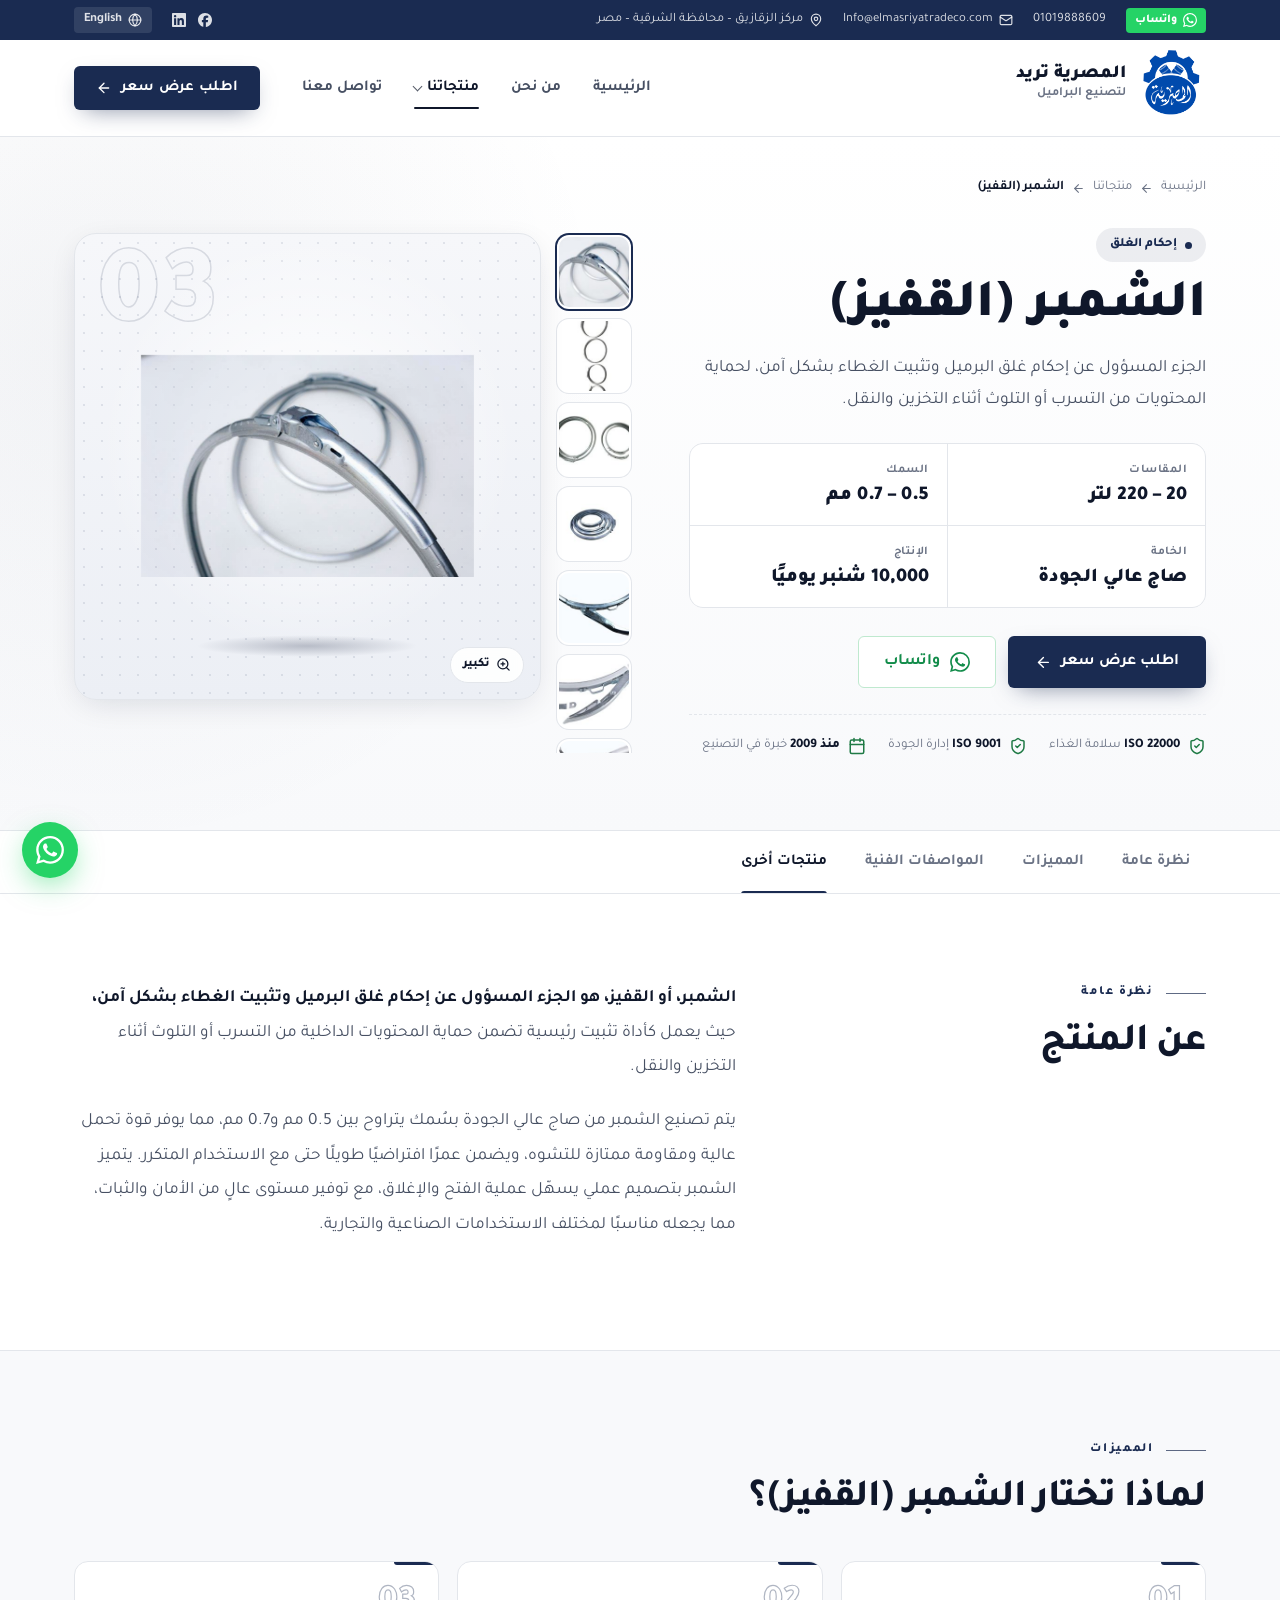
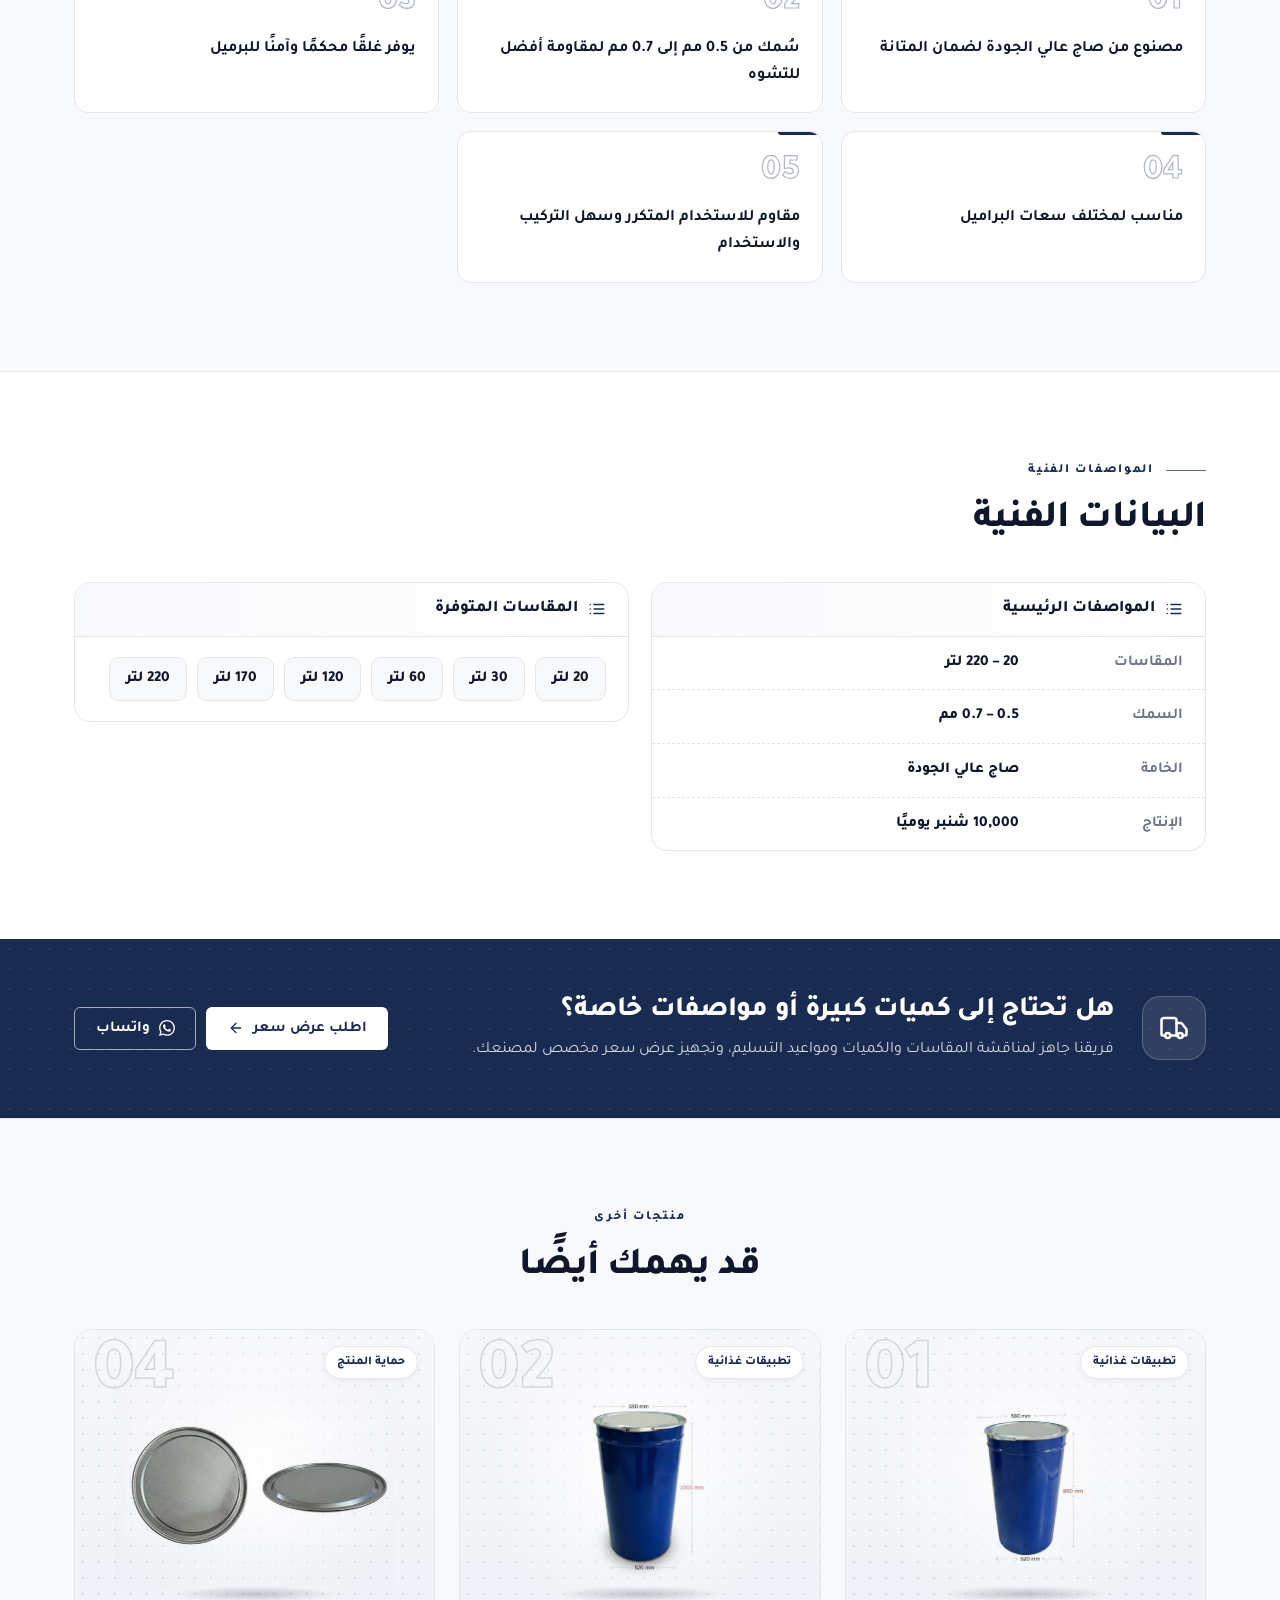
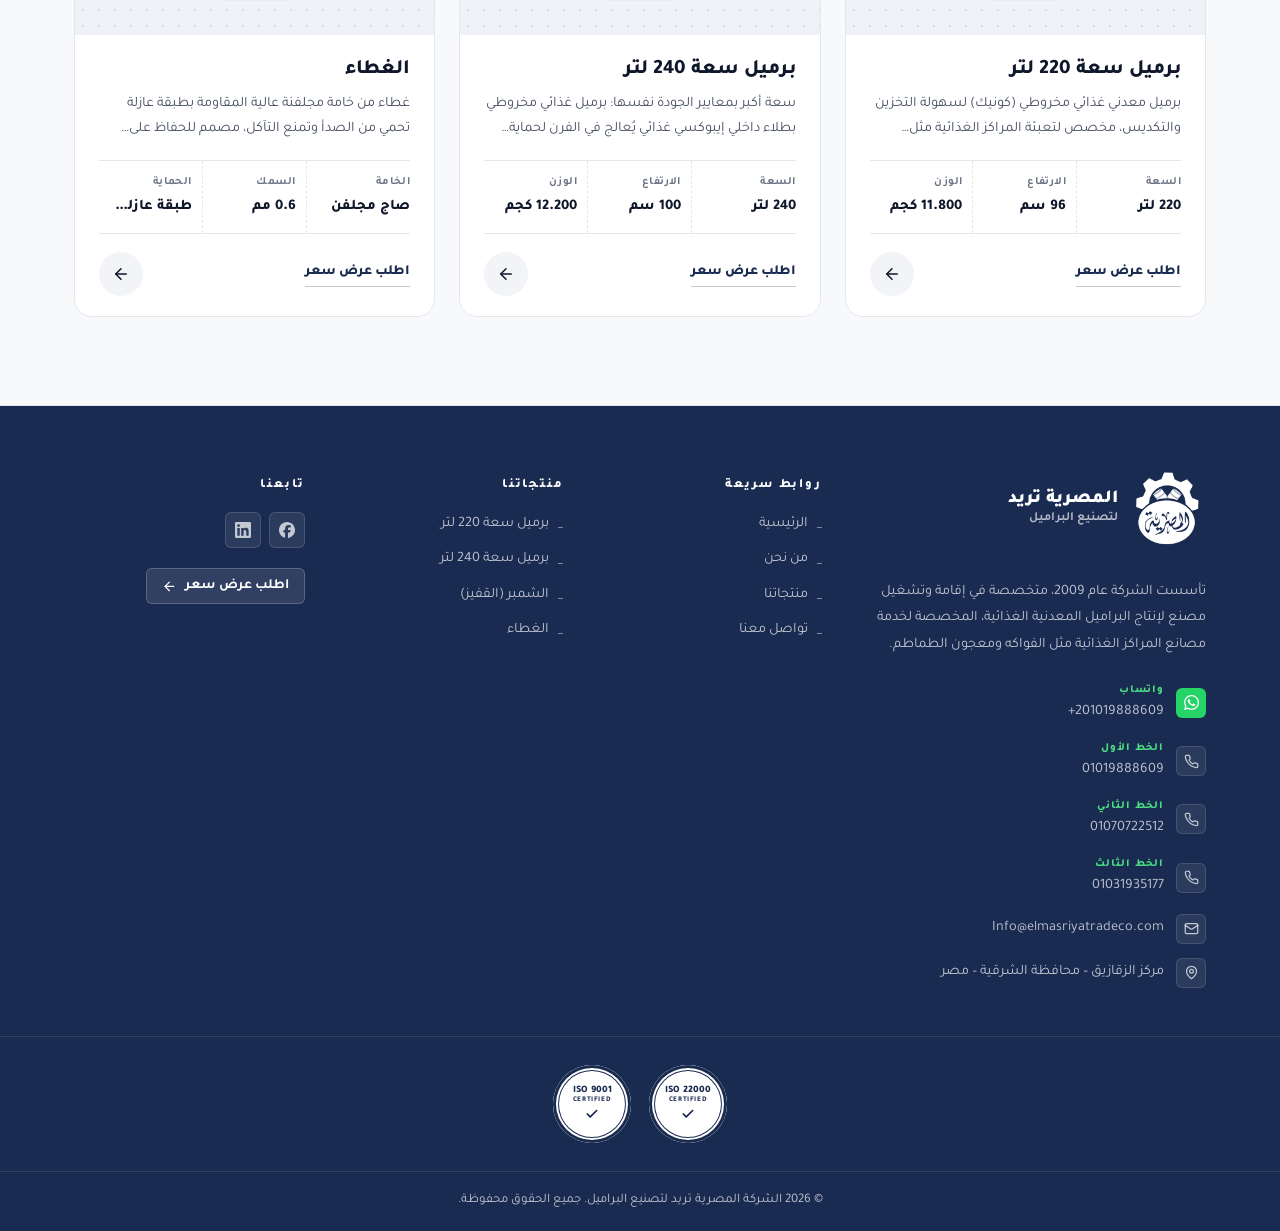
<file: product-chamber.html>
<!doctype html>
<html lang="ar" dir="rtl">
<head>
<meta charset="UTF-8">
<meta name="viewport" content="width=device-width, initial-scale=1">
<title>الشمبر (القفيز) &#8211; المصرية تريد</title>
<meta name='robots' content='max-image-preview:large' />
<link rel='dns-prefetch' href='//fonts.googleapis.com' />
<meta name="theme-color" content="#1a2b51">
<link rel="icon" href="assets/img/logo.png">
<link rel='stylesheet' id='em-fonts-css' href='https://fonts.googleapis.com/css2?family=Tajawal:wght@300;400;500;700;800;900&#038;display=swap' media='all' />
<link rel='stylesheet' id='em-main-css' href='assets/css/main.css' media='all' />
<link rel='stylesheet' id='demo-cards-css' href='assets/css/demo-home-products.css' media='all' />
<link rel='stylesheet' id='demo-product-css' href='assets/css/demo-product.css' media='all' />
<style id="em-main-inline-css">
:root{--primary:rgb(26 43 81);--primary-rgb:26 43 81;--green:rgb(31 122 69);--green-rgb:31 122 69;}
/*# sourceURL=em-main-inline-css */
</style>
<link rel="canonical" href="product-chamber.html" />
</head>
<body class="wp-singular em_product-template-default single single-em_product postid-16 wp-embed-responsive wp-theme-elmasriya">
<a class="skip-link" href="#main">تخطي إلى المحتوى</a>

<div class="site-top">
		<div class="topbar">
		<div class="container topbar-inner">
			<div class="topbar-start">
									<a class="tb-whatsapp" href="https://wa.me/201019888609" target="_blank" rel="noopener"><svg class="ico" viewBox="0 0 24 24" fill="currentColor" aria-hidden="true"><path d="M17.472 14.382c-.297-.149-1.758-.867-2.03-.967-.273-.099-.471-.148-.67.15-.197.297-.767.966-.94 1.164-.173.199-.347.223-.644.075-.297-.15-1.255-.463-2.39-1.475-.883-.788-1.48-1.761-1.653-2.059-.173-.297-.018-.458.13-.606.134-.133.298-.347.446-.52.149-.174.198-.298.298-.497.099-.198.05-.371-.025-.52-.075-.149-.669-1.612-.916-2.207-.242-.579-.487-.5-.669-.51-.173-.008-.371-.01-.57-.01-.198 0-.52.074-.792.372-.272.297-1.04 1.016-1.04 2.479 0 1.462 1.065 2.875 1.213 3.074.149.198 2.096 3.2 5.077 4.487.709.306 1.262.489 1.694.625.712.227 1.36.195 1.871.118.571-.085 1.758-.719 2.006-1.413.248-.694.248-1.289.173-1.413-.074-.124-.272-.198-.57-.347m-5.421 7.403h-.004a9.87 9.87 0 0 1-5.031-1.378l-.361-.214-3.741.982.998-3.648-.235-.374a9.86 9.86 0 0 1-1.51-5.26c.001-5.45 4.436-9.884 9.888-9.884 2.64 0 5.122 1.03 6.988 2.898a9.825 9.825 0 0 1 2.893 6.994c-.003 5.45-4.437 9.884-9.885 9.884m8.413-18.297A11.815 11.815 0 0 0 12.05 0C5.495 0 .16 5.335.157 11.892c0 2.096.547 4.142 1.588 5.945L.057 24l6.305-1.654a11.882 11.882 0 0 0 5.683 1.448h.005c6.554 0 11.89-5.335 11.893-11.893a11.821 11.821 0 0 0-3.48-8.413Z"/></svg>واتساب</a>
													<a href="tel:01019888609" dir="ltr">01019888609</a>
													<a href="mailto:Info@elmasriyatradeco.com"><svg class="ico" viewBox="0 0 24 24" fill="none" stroke="currentColor" stroke-width="2" stroke-linecap="round" stroke-linejoin="round" aria-hidden="true"><rect width="20" height="16" x="2" y="4" rx="2"/><path d="m22 7-8.97 5.7a1.94 1.94 0 0 1-2.06 0L2 7"/></svg>Info@elmasriyatradeco.com</a>
													<span class="tb-hide-md"><svg class="ico" viewBox="0 0 24 24" fill="none" stroke="currentColor" stroke-width="2" stroke-linecap="round" stroke-linejoin="round" aria-hidden="true"><path d="M20 10c0 6-8 12-8 12s-8-6-8-12a8 8 0 0 1 16 0Z"/><circle cx="12" cy="10" r="3"/></svg>مركز الزقازيق – محافظة الشرقية – مصر</span>
							</div>
			<div class="topbar-end">
				<span class="tb-socials"><a href="https://www.facebook.com/profile.php?id=61586307887075" target="_blank" rel="noopener" aria-label="فيسبوك"><svg class="ico" viewBox="0 0 24 24" fill="currentColor" aria-hidden="true"><path d="M9.101 23.691v-7.98H6.627v-3.667h2.474v-1.58c0-4.085 1.848-5.978 5.858-5.978.401 0 .955.042 1.468.103a8.68 8.68 0 0 1 1.141.195v3.325a8.623 8.623 0 0 0-.653-.036 26.805 26.805 0 0 0-.733-.009c-.707 0-1.259.096-1.675.309a1.686 1.686 0 0 0-.679.622c-.258.42-.374.995-.374 1.752v1.297h3.919l-.386 2.103-.287 1.564h-3.246v8.245C19.396 23.238 24 18.179 24 12.044c0-6.627-5.373-12-12-12s-12 5.373-12 12c0 5.628 3.874 10.35 9.101 11.647Z"/></svg></a><a href="https://www.linkedin.com/in/elmasriya-trade-8787613b3/" target="_blank" rel="noopener" aria-label="لينكد إن"><svg class="ico" viewBox="0 0 24 24" fill="currentColor" aria-hidden="true"><path d="M20.447 20.452h-3.554v-5.569c0-1.328-.027-3.037-1.852-3.037-1.853 0-2.136 1.445-2.136 2.939v5.667H9.351V9h3.414v1.561h.046c.477-.9 1.637-1.85 3.37-1.85 3.601 0 4.267 2.37 4.267 5.455v6.286zM5.337 7.433a2.062 2.062 0 0 1-2.063-2.065 2.064 2.064 0 1 1 2.063 2.065zm1.782 13.019H3.555V9h3.564v11.452zM22.225 0H1.771C.792 0 0 .774 0 1.729v20.542C0 23.227.792 24 1.771 24h20.451C23.2 24 24 23.227 24 22.271V1.729C24 .774 23.2 0 22.222 0h.003z"/></svg></a></span>
									<a class="tb-lang" href="#"><svg class="ico" viewBox="0 0 24 24" fill="none" stroke="currentColor" stroke-width="2" stroke-linecap="round" stroke-linejoin="round" aria-hidden="true"><circle cx="12" cy="12" r="10"/><path d="M12 2a14.5 14.5 0 0 0 0 20 14.5 14.5 0 0 0 0-20"/><path d="M2 12h20"/></svg>English</a>
							</div>
		</div>
	</div>
	
	<header class="site-header" id="site-header">
		<div class="container header-inner">
			<div class="brand-wrap">
				<span class="brand-dark"><a class="brand" href="index.html"><img src="assets/img/logo.png" alt="المصرية تريد" class="brand-logo"><span class="brand-text"><strong>المصرية تريد</strong><small>لتصنيع البراميل</small></span></a></span>
				<span class="brand-light"><a class="brand" href="index.html"><img src="assets/img/logo-white.png" alt="المصرية تريد" class="brand-logo"><span class="brand-text"><strong>المصرية تريد</strong><small>لتصنيع البراميل</small></span></a></span>
			</div>
			<nav class="main-nav" id="main-nav" aria-label="القائمة الرئيسية">
				<ul id="menu-%d8%a7%d9%84%d9%82%d8%a7%d8%a6%d9%85%d8%a9-%d8%a7%d9%84%d8%b1%d8%a6%d9%8a%d8%b3%d9%8a%d8%a9" class="nav-menu"><li id="menu-item-32" class="menu-item menu-item-type-post_type menu-item-object-page menu-item-home menu-item-32"><a href="index.html">الرئيسية</a></li>
<li id="menu-item-33" class="menu-item menu-item-type-post_type menu-item-object-page menu-item-33"><a href="about.html">من نحن</a></li>
<li id="menu-item-34" class="menu-item menu-item-type-post_type menu-item-object-page current-menu-ancestor current-menu-parent current_page_parent current_page_ancestor menu-item-has-children menu-item-34"><a href="products.html">منتجاتنا</a>
<ul class="sub-menu">
	<li id="menu-item-35" class="menu-item menu-item-type-post_type menu-item-object-em_product menu-item-35"><a href="product-barrel-220.html">برميل سعة 220 لتر</a></li>
	<li id="menu-item-36" class="menu-item menu-item-type-post_type menu-item-object-em_product menu-item-36"><a href="product-barrel-240.html">برميل سعة 240 لتر</a></li>
	<li id="menu-item-37" class="menu-item menu-item-type-post_type menu-item-object-em_product current-menu-item menu-item-37"><a href="product-chamber.html" aria-current="page">الشمبر (القفيز)</a></li>
	<li id="menu-item-38" class="menu-item menu-item-type-post_type menu-item-object-em_product menu-item-38"><a href="product-lid.html">الغطاء</a></li>
</ul>
</li>
<li id="menu-item-39" class="menu-item menu-item-type-post_type menu-item-object-page menu-item-39"><a href="contact.html">تواصل معنا</a></li>
</ul>				<a class="btn btn-primary nav-cta-mobile" href="contact.html"><span>اطلب عرض سعر</span><svg class="ico" viewBox="0 0 24 24" fill="none" stroke="currentColor" stroke-width="2" stroke-linecap="round" stroke-linejoin="round" aria-hidden="true"><path d="m12 19-7-7 7-7"/><path d="M19 12H5"/></svg></a>			</nav>
			<div class="header-actions">
				<a class="btn btn-primary btn-upper header-cta" href="contact.html"><span>اطلب عرض سعر</span><svg class="ico" viewBox="0 0 24 24" fill="none" stroke="currentColor" stroke-width="2" stroke-linecap="round" stroke-linejoin="round" aria-hidden="true"><path d="m12 19-7-7 7-7"/><path d="M19 12H5"/></svg></a>				<button class="nav-toggle" type="button" aria-controls="main-nav" aria-expanded="false" aria-label="القائمة">
					<svg class="ico i-open" viewBox="0 0 24 24" fill="none" stroke="currentColor" stroke-width="2" stroke-linecap="round" stroke-linejoin="round" aria-hidden="true"><path d="M4 6h16M4 12h16M4 18h16"/></svg><svg class="ico i-close" viewBox="0 0 24 24" fill="none" stroke="currentColor" stroke-width="2" stroke-linecap="round" stroke-linejoin="round" aria-hidden="true"><path d="M18 6 6 18M6 6l12 12"/></svg>				</button>
			</div>
		</div>
	</header>
</div>
<main id="main" class="site-main pd-page">

<section class="pd-hero">
	<div class="container">
		<nav class="breadcrumb" aria-label="مسار التنقل"><a href="index.html">الرئيسية</a><svg class="ico" viewBox="0 0 24 24" fill="none" stroke="currentColor" stroke-width="2" stroke-linecap="round" stroke-linejoin="round" aria-hidden="true"><path d="m12 19-7-7 7-7"/><path d="M19 12H5"/></svg><a href="products.html">منتجاتنا</a><svg class="ico" viewBox="0 0 24 24" fill="none" stroke="currentColor" stroke-width="2" stroke-linecap="round" stroke-linejoin="round" aria-hidden="true"><path d="m12 19-7-7 7-7"/><path d="M19 12H5"/></svg><span>الشمبر (القفيز)</span></nav>
		<div class="pd-hero-grid">
			<div class="pd-info reveal">
				<span class="pd-cat">إحكام الغلق</span>
				<h1>الشمبر (القفيز)</h1>
				<p class="pd-lead">الجزء المسؤول عن إحكام غلق البرميل وتثبيت الغطاء بشكل آمن، لحماية المحتويات من التسرب أو التلوث أثناء التخزين والنقل.</p>
				<div class="pd-kpis"><div class="pd-kpi"><small>المقاسات</small><b>20 – 220 لتر</b></div><div class="pd-kpi"><small>السمك</small><b>0.5 – 0.7 مم</b></div><div class="pd-kpi"><small>الخامة</small><b>صاج عالي الجودة</b></div><div class="pd-kpi"><small>الإنتاج</small><b>10,000 شنبر يوميًا</b></div></div>
				<div class="pd-actions">
					<a class="btn btn-primary btn-lg" href="contact.html?product=%D8%A7%D9%84%D8%B4%D9%85%D8%A8%D8%B1%20%28%D8%A7%D9%84%D9%82%D9%81%D9%8A%D8%B2%29#quote-form"><span>اطلب عرض سعر</span><svg class="ico" viewBox="0 0 24 24" fill="none" stroke="currentColor" stroke-width="2" stroke-linecap="round" stroke-linejoin="round" aria-hidden="true"><path d="m12 19-7-7 7-7"/><path d="M19 12H5"/></svg></a>
					<a class="btn btn-wa btn-lg" href="https://wa.me/201019888609?text=%D8%A7%D8%B3%D8%AA%D9%81%D8%B3%D8%A7%D8%B1%20%D8%B9%D9%86%3A%20%D8%A7%D9%84%D8%B4%D9%85%D8%A8%D8%B1%20%28%D8%A7%D9%84%D9%82%D9%81%D9%8A%D8%B2%29" target="_blank" rel="noopener"><svg class="ico" viewBox="0 0 24 24" fill="currentColor" aria-hidden="true"><path d="M17.472 14.382c-.297-.149-1.758-.867-2.03-.967-.273-.099-.471-.148-.67.15-.197.297-.767.966-.94 1.164-.173.199-.347.223-.644.075-.297-.15-1.255-.463-2.39-1.475-.883-.788-1.48-1.761-1.653-2.059-.173-.297-.018-.458.13-.606.134-.133.298-.347.446-.52.149-.174.198-.298.298-.497.099-.198.05-.371-.025-.52-.075-.149-.669-1.612-.916-2.207-.242-.579-.487-.5-.669-.51-.173-.008-.371-.01-.57-.01-.198 0-.52.074-.792.372-.272.297-1.04 1.016-1.04 2.479 0 1.462 1.065 2.875 1.213 3.074.149.198 2.096 3.2 5.077 4.487.709.306 1.262.489 1.694.625.712.227 1.36.195 1.871.118.571-.085 1.758-.719 2.006-1.413.248-.694.248-1.289.173-1.413-.074-.124-.272-.198-.57-.347m-5.421 7.403h-.004a9.87 9.87 0 0 1-5.031-1.378l-.361-.214-3.741.982.998-3.648-.235-.374a9.86 9.86 0 0 1-1.51-5.26c.001-5.45 4.436-9.884 9.888-9.884 2.64 0 5.122 1.03 6.988 2.898a9.825 9.825 0 0 1 2.893 6.994c-.003 5.45-4.437 9.884-9.885 9.884m8.413-18.297A11.815 11.815 0 0 0 12.05 0C5.495 0 .16 5.335.157 11.892c0 2.096.547 4.142 1.588 5.945L.057 24l6.305-1.654a11.882 11.882 0 0 0 5.683 1.448h.005c6.554 0 11.89-5.335 11.893-11.893a11.821 11.821 0 0 0-3.48-8.413Z"/></svg><span>واتساب</span></a>
				</div>
				<ul class="pd-trust">
					<li><svg class="ico" viewBox="0 0 24 24" fill="none" stroke="currentColor" stroke-width="2" stroke-linecap="round" stroke-linejoin="round" aria-hidden="true"><path d="M20 13c0 5-3.5 7.5-7.66 8.95a1 1 0 0 1-.67-.01C7.5 20.5 4 18 4 13V6a1 1 0 0 1 1-1c2 0 4.5-1.2 6.24-2.72a1.17 1.17 0 0 1 1.52 0C14.51 3.81 17 5 19 5a1 1 0 0 1 1 1z"/><path d="m9 12 2 2 4-4"/></svg><span><b>ISO 22000</b> سلامة الغذاء</span></li>
					<li><svg class="ico" viewBox="0 0 24 24" fill="none" stroke="currentColor" stroke-width="2" stroke-linecap="round" stroke-linejoin="round" aria-hidden="true"><path d="M20 13c0 5-3.5 7.5-7.66 8.95a1 1 0 0 1-.67-.01C7.5 20.5 4 18 4 13V6a1 1 0 0 1 1-1c2 0 4.5-1.2 6.24-2.72a1.17 1.17 0 0 1 1.52 0C14.51 3.81 17 5 19 5a1 1 0 0 1 1 1z"/><path d="m9 12 2 2 4-4"/></svg><span><b>ISO 9001</b> إدارة الجودة</span></li>
					<li><svg class="ico" viewBox="0 0 24 24" fill="none" stroke="currentColor" stroke-width="2" stroke-linecap="round" stroke-linejoin="round" aria-hidden="true"><rect width="18" height="18" x="3" y="4" rx="2"/><path d="M16 2v4M8 2v4M3 10h18"/></svg><span><b>منذ 2009</b> خبرة في التصنيع</span></li>
				</ul>
			</div>
			<div class="pd-gallery reveal" data-gallery>
				<div class="pd-thumbs"><button type="button" class="pg-thumb is-active" data-full="uploads/2026/11/elmasriya-chamber-g4.jpg" data-large="uploads/2026/11/elmasriya-chamber-g4.jpg" aria-label="صورة 1"><img src="uploads/2026/11/elmasriya-chamber-g4-150x150.jpg" alt="" loading="lazy"></button><button type="button" class="pg-thumb" data-full="uploads/2026/11/elmasriya-chamber-g1.jpg" data-large="uploads/2026/11/elmasriya-chamber-g1.jpg" aria-label="صورة 2"><img src="uploads/2026/11/elmasriya-chamber-g1-150x150.jpg" alt="" loading="lazy"></button><button type="button" class="pg-thumb" data-full="uploads/2026/11/elmasriya-chamber-g2.jpg" data-large="uploads/2026/11/elmasriya-chamber-g2.jpg" aria-label="صورة 3"><img src="uploads/2026/11/elmasriya-chamber-g2-150x150.jpg" alt="" loading="lazy"></button><button type="button" class="pg-thumb" data-full="uploads/2026/11/elmasriya-chamber-g3.jpg" data-large="uploads/2026/11/elmasriya-chamber-g3-1024x679.jpg" aria-label="صورة 4"><img src="uploads/2026/11/elmasriya-chamber-g3-150x150.jpg" alt="" loading="lazy"></button><button type="button" class="pg-thumb" data-full="uploads/2026/11/elmasriya-chamber-g5.jpg" data-large="uploads/2026/11/elmasriya-chamber-g5-1024x690.jpg" aria-label="صورة 5"><img src="uploads/2026/11/elmasriya-chamber-g5-150x150.jpg" alt="" loading="lazy"></button><button type="button" class="pg-thumb" data-full="uploads/2026/11/elmasriya-chamber-g6.jpg" data-large="uploads/2026/11/elmasriya-chamber-g6-1024x685.jpg" aria-label="صورة 6"><img src="uploads/2026/11/elmasriya-chamber-g6-150x150.jpg" alt="" loading="lazy"></button><button type="button" class="pg-thumb" data-full="uploads/2026/11/elmasriya-chamber-g7.jpg" data-large="uploads/2026/11/elmasriya-chamber-g7-1024x682.jpg" aria-label="صورة 7"><img src="uploads/2026/11/elmasriya-chamber-g7-150x150.jpg" alt="" loading="lazy"></button></div>
				<a class="pd-stage pg-main" href="uploads/2026/11/elmasriya-chamber-g4.jpg">
					<span class="pd-num" aria-hidden="true">03</span>
					<img src="uploads/2026/11/elmasriya-chamber-g4.jpg" alt="الشمبر (القفيز)">
					<span class="pd-zoom"><svg class="ico" viewBox="0 0 24 24" fill="none" stroke="currentColor" stroke-width="2" stroke-linecap="round" stroke-linejoin="round" aria-hidden="true"><circle cx="11" cy="11" r="8"/><path d="m21 21-4.3-4.3"/><path d="M11 8v6M8 11h6"/></svg>تكبير</span>
				</a>
			</div>
		</div>
	</div>
</section>

<nav class="pd-tabs" aria-label="أقسام الصفحة"><div class="container"><a href="#overview">نظرة عامة</a><a href="#features">المميزات</a><a href="#specs">المواصفات الفنية</a><a href="#related">منتجات أخرى</a></div></nav>

<section class="pd-section" id="overview">
	<div class="container pd-overview">
		<div class="pd-head reveal"><p class="eyebrow line">نظرة عامة</p><h2>عن المنتج</h2></div>
		<div class="pd-prose reveal"><p>الشمبر، أو القفيز، هو الجزء المسؤول عن إحكام غلق البرميل وتثبيت الغطاء بشكل آمن، حيث يعمل كأداة تثبيت رئيسية تضمن حماية المحتويات الداخلية من التسرب أو التلوث أثناء التخزين والنقل.</p><p>يتم تصنيع الشمبر من صاج عالي الجودة بسُمك يتراوح بين 0.5 مم و0.7 مم، مما يوفر قوة تحمل عالية ومقاومة ممتازة للتشوه، ويضمن عمرًا افتراضيًا طويلًا حتى مع الاستخدام المتكرر. يتميز الشمبر بتصميم عملي يسهّل عملية الفتح والإغلاق، مع توفير مستوى عالٍ من الأمان والثبات، مما يجعله مناسبًا لمختلف الاستخدامات الصناعية والتجارية.</p></div>
	</div>
</section>

<section class="pd-section pd-grey" id="features">
	<div class="container">
		<div class="pd-head reveal"><p class="eyebrow line">المميزات</p><h2>لماذا تختار الشمبر (القفيز)؟</h2></div>
		<ol class="pd-feats"><li class="pd-feat reveal"><span class="pd-feat-n">01</span><p>مصنوع من صاج عالي الجودة لضمان المتانة</p></li><li class="pd-feat reveal"><span class="pd-feat-n">02</span><p>سُمك من 0.5 مم إلى 0.7 مم لمقاومة أفضل للتشوه</p></li><li class="pd-feat reveal"><span class="pd-feat-n">03</span><p>يوفر غلقًا محكمًا وآمنًا للبرميل</p></li><li class="pd-feat reveal"><span class="pd-feat-n">04</span><p>مناسب لمختلف سعات البراميل</p></li><li class="pd-feat reveal"><span class="pd-feat-n">05</span><p>مقاوم للاستخدام المتكرر وسهل التركيب والاستخدام</p></li></ol>
	</div>
</section>

<section class="pd-section" id="specs">
	<div class="container">
		<div class="pd-head reveal"><p class="eyebrow line">المواصفات الفنية</p><h2>البيانات الفنية</h2></div>
		<div class="pd-sheets"><div class="pd-sheet reveal"><h3><svg class="ico" viewBox="0 0 24 24" fill="none" stroke="currentColor" stroke-width="2" stroke-linecap="round" stroke-linejoin="round" aria-hidden="true"><path d="M8 6h13M8 12h13M8 18h13M3 6h.01M3 12h.01M3 18h.01"/></svg>المواصفات الرئيسية</h3><dl class="pd-rows"><div><dt>المقاسات</dt><dd>20 – 220 لتر</dd></div><div><dt>السمك</dt><dd>0.5 – 0.7 مم</dd></div><div><dt>الخامة</dt><dd>صاج عالي الجودة</dd></div><div><dt>الإنتاج</dt><dd>10,000 شنبر يوميًا</dd></div></dl></div><div class="pd-sheet reveal"><h3><svg class="ico" viewBox="0 0 24 24" fill="none" stroke="currentColor" stroke-width="2" stroke-linecap="round" stroke-linejoin="round" aria-hidden="true"><path d="M8 6h13M8 12h13M8 18h13M3 6h.01M3 12h.01M3 18h.01"/></svg>المقاسات المتوفرة</h3><ul class="pd-chips"><li>20 لتر</li><li>30 لتر</li><li>60 لتر</li><li>120 لتر</li><li>170 لتر</li><li>220 لتر</li></ul></div></div>
	</div>
</section>

<section class="pd-band">
	<div class="container pd-band-inner reveal">
		<div class="pd-band-ico"><svg class="ico" viewBox="0 0 24 24" fill="none" stroke="currentColor" stroke-width="2" stroke-linecap="round" stroke-linejoin="round" aria-hidden="true"><path d="M14 18V6a2 2 0 0 0-2-2H4a2 2 0 0 0-2 2v11a1 1 0 0 0 1 1h2"/><path d="M15 18H9"/><path d="M19 18h2a1 1 0 0 0 1-1v-3.65a1 1 0 0 0-.22-.624l-3.48-4.35A1 1 0 0 0 17.52 8H14"/><circle cx="17" cy="18" r="2"/><circle cx="7" cy="18" r="2"/></svg></div>
		<div class="pd-band-text"><h2>هل تحتاج إلى كميات كبيرة أو مواصفات خاصة؟</h2><p>فريقنا جاهز لمناقشة المقاسات والكميات ومواعيد التسليم، وتجهيز عرض سعر مخصص لمصنعك.</p></div>
		<div class="pd-band-actions">
			<a class="btn btn-white" href="contact.html?product=%D8%A7%D9%84%D8%B4%D9%85%D8%A8%D8%B1%20%28%D8%A7%D9%84%D9%82%D9%81%D9%8A%D8%B2%29#quote-form"><span>اطلب عرض سعر</span><svg class="ico" viewBox="0 0 24 24" fill="none" stroke="currentColor" stroke-width="2" stroke-linecap="round" stroke-linejoin="round" aria-hidden="true"><path d="m12 19-7-7 7-7"/><path d="M19 12H5"/></svg></a>
			<a class="btn btn-ghost-white" href="https://wa.me/201019888609?text=%D8%A7%D8%B3%D8%AA%D9%81%D8%B3%D8%A7%D8%B1%20%D8%B9%D9%86%3A%20%D8%A7%D9%84%D8%B4%D9%85%D8%A8%D8%B1%20%28%D8%A7%D9%84%D9%82%D9%81%D9%8A%D8%B2%29" target="_blank" rel="noopener"><svg class="ico" viewBox="0 0 24 24" fill="currentColor" aria-hidden="true"><path d="M17.472 14.382c-.297-.149-1.758-.867-2.03-.967-.273-.099-.471-.148-.67.15-.197.297-.767.966-.94 1.164-.173.199-.347.223-.644.075-.297-.15-1.255-.463-2.39-1.475-.883-.788-1.48-1.761-1.653-2.059-.173-.297-.018-.458.13-.606.134-.133.298-.347.446-.52.149-.174.198-.298.298-.497.099-.198.05-.371-.025-.52-.075-.149-.669-1.612-.916-2.207-.242-.579-.487-.5-.669-.51-.173-.008-.371-.01-.57-.01-.198 0-.52.074-.792.372-.272.297-1.04 1.016-1.04 2.479 0 1.462 1.065 2.875 1.213 3.074.149.198 2.096 3.2 5.077 4.487.709.306 1.262.489 1.694.625.712.227 1.36.195 1.871.118.571-.085 1.758-.719 2.006-1.413.248-.694.248-1.289.173-1.413-.074-.124-.272-.198-.57-.347m-5.421 7.403h-.004a9.87 9.87 0 0 1-5.031-1.378l-.361-.214-3.741.982.998-3.648-.235-.374a9.86 9.86 0 0 1-1.51-5.26c.001-5.45 4.436-9.884 9.888-9.884 2.64 0 5.122 1.03 6.988 2.898a9.825 9.825 0 0 1 2.893 6.994c-.003 5.45-4.437 9.884-9.885 9.884m8.413-18.297A11.815 11.815 0 0 0 12.05 0C5.495 0 .16 5.335.157 11.892c0 2.096.547 4.142 1.588 5.945L.057 24l6.305-1.654a11.882 11.882 0 0 0 5.683 1.448h.005c6.554 0 11.89-5.335 11.893-11.893a11.821 11.821 0 0 0-3.48-8.413Z"/></svg><span>واتساب</span></a>
		</div>
	</div>
</section>

<section class="pd-section pd-grey" id="related">
	<div class="container">
		<div class="pd-head center reveal"><p class="eyebrow">منتجات أخرى</p><h2>قد يهمك أيضًا</h2></div>
		<div class="pgrid-v2 pd-related">
<article class="pc2 reveal">
	<div class="pc2-stage">
		<span class="pc2-num" aria-hidden="true">01</span>
		<span class="pc2-cat">تطبيقات غذائية</span>
		<img src="uploads/2026/11/elmasriya-barrel-220-747x1024.jpg" alt="برميل سعة 220 لتر" loading="lazy" decoding="async">
	</div>
	<div class="pc2-body">
		<h3><a class="pc2-link" href="product-barrel-220.html">برميل سعة 220 لتر</a></h3>
		<p class="pc2-desc">برميل معدني غذائي مخروطي (كونيك) لسهولة التخزين والتكديس، مخصص لتعبئة المراكز الغذائية مثل الفواكه ومعجون الطماطم.</p>
		<dl class="pc2-specs"><div><dt>السعة</dt><dd>220 لتر</dd></div><div><dt>الارتفاع</dt><dd>96 سم</dd></div><div><dt>الوزن</dt><dd>11.800 كجم</dd></div></dl>
		<div class="pc2-foot">
			<a class="pc2-quote" href="contact.html?product=%D8%A8%D8%B1%D9%85%D9%8A%D9%84%20%D8%B3%D8%B9%D8%A9%20220%20%D9%84%D8%AA%D8%B1#quote-form">اطلب عرض سعر</a>
			<span class="pc2-go" aria-hidden="true"><span>التفاصيل</span><svg class="ico" viewBox="0 0 24 24" fill="none" stroke="currentColor" stroke-width="2" stroke-linecap="round" stroke-linejoin="round" aria-hidden="true"><path d="m12 19-7-7 7-7"/><path d="M19 12H5"/></svg></span>
		</div>
	</div>
</article>
<article class="pc2 reveal">
	<div class="pc2-stage">
		<span class="pc2-num" aria-hidden="true">02</span>
		<span class="pc2-cat">تطبيقات غذائية</span>
		<img src="uploads/2026/11/elmasriya-barrel-240-747x1024.jpg" alt="برميل سعة 240 لتر" loading="lazy" decoding="async">
	</div>
	<div class="pc2-body">
		<h3><a class="pc2-link" href="product-barrel-240.html">برميل سعة 240 لتر</a></h3>
		<p class="pc2-desc">سعة أكبر بمعايير الجودة نفسها: برميل غذائي مخروطي بطلاء داخلي إيبوكسي غذائي يُعالج في الفرن لحماية المنتج المعبأ.</p>
		<dl class="pc2-specs"><div><dt>السعة</dt><dd>240 لتر</dd></div><div><dt>الارتفاع</dt><dd>100 سم</dd></div><div><dt>الوزن</dt><dd>12.200 كجم</dd></div></dl>
		<div class="pc2-foot">
			<a class="pc2-quote" href="contact.html?product=%D8%A8%D8%B1%D9%85%D9%8A%D9%84%20%D8%B3%D8%B9%D8%A9%20240%20%D9%84%D8%AA%D8%B1#quote-form">اطلب عرض سعر</a>
			<span class="pc2-go" aria-hidden="true"><span>التفاصيل</span><svg class="ico" viewBox="0 0 24 24" fill="none" stroke="currentColor" stroke-width="2" stroke-linecap="round" stroke-linejoin="round" aria-hidden="true"><path d="m12 19-7-7 7-7"/><path d="M19 12H5"/></svg></span>
		</div>
	</div>
</article>
<article class="pc2 reveal">
	<div class="pc2-stage">
		<span class="pc2-num" aria-hidden="true">04</span>
		<span class="pc2-cat">حماية المنتج</span>
		<img src="uploads/2026/11/elmasriya-lids-thumb-1024x754.jpg" alt="الغطاء" loading="lazy" decoding="async">
	</div>
	<div class="pc2-body">
		<h3><a class="pc2-link" href="product-lid.html">الغطاء</a></h3>
		<p class="pc2-desc">غطاء من خامة مجلفنة عالية المقاومة بطبقة عازلة تحمي من الصدأ وتمنع التآكل، مصمم للحفاظ على جودة المنتجات الغذائية.</p>
		<dl class="pc2-specs"><div><dt>الخامة</dt><dd>صاج مجلفن</dd></div><div><dt>السمك</dt><dd>0.6 مم</dd></div><div><dt>الحماية</dt><dd>طبقة عازلة ضد الصدأ</dd></div></dl>
		<div class="pc2-foot">
			<a class="pc2-quote" href="contact.html?product=%D8%A7%D9%84%D8%BA%D8%B7%D8%A7%D8%A1#quote-form">اطلب عرض سعر</a>
			<span class="pc2-go" aria-hidden="true"><span>التفاصيل</span><svg class="ico" viewBox="0 0 24 24" fill="none" stroke="currentColor" stroke-width="2" stroke-linecap="round" stroke-linejoin="round" aria-hidden="true"><path d="m12 19-7-7 7-7"/><path d="M19 12H5"/></svg></span>
		</div>
	</div>
</article>
		</div>
	</div>
</section>

</main>

<footer class="site-footer">
	<div class="container footer-grid">
		<div class="footer-brand">
			<a class="brand" href="index.html"><img src="assets/img/logo-white.png" alt="المصرية تريد" class="brand-logo"><span class="brand-text"><strong>المصرية تريد</strong><small>لتصنيع البراميل</small></span></a>			<p>تأسست الشركة عام 2009، متخصصة في إقامة وتشغيل مصنع لإنتاج البراميل المعدنية الغذائية، المخصصة لخدمة مصانع المراكز الغذائية مثل الفواكه ومعجون الطماطم.</p>
			<ul class="footer-contacts">
								<li><span class="fc-ico is-green"><svg class="ico" viewBox="0 0 24 24" fill="currentColor" aria-hidden="true"><path d="M17.472 14.382c-.297-.149-1.758-.867-2.03-.967-.273-.099-.471-.148-.67.15-.197.297-.767.966-.94 1.164-.173.199-.347.223-.644.075-.297-.15-1.255-.463-2.39-1.475-.883-.788-1.48-1.761-1.653-2.059-.173-.297-.018-.458.13-.606.134-.133.298-.347.446-.52.149-.174.198-.298.298-.497.099-.198.05-.371-.025-.52-.075-.149-.669-1.612-.916-2.207-.242-.579-.487-.5-.669-.51-.173-.008-.371-.01-.57-.01-.198 0-.52.074-.792.372-.272.297-1.04 1.016-1.04 2.479 0 1.462 1.065 2.875 1.213 3.074.149.198 2.096 3.2 5.077 4.487.709.306 1.262.489 1.694.625.712.227 1.36.195 1.871.118.571-.085 1.758-.719 2.006-1.413.248-.694.248-1.289.173-1.413-.074-.124-.272-.198-.57-.347m-5.421 7.403h-.004a9.87 9.87 0 0 1-5.031-1.378l-.361-.214-3.741.982.998-3.648-.235-.374a9.86 9.86 0 0 1-1.51-5.26c.001-5.45 4.436-9.884 9.888-9.884 2.64 0 5.122 1.03 6.988 2.898a9.825 9.825 0 0 1 2.893 6.994c-.003 5.45-4.437 9.884-9.885 9.884m8.413-18.297A11.815 11.815 0 0 0 12.05 0C5.495 0 .16 5.335.157 11.892c0 2.096.547 4.142 1.588 5.945L.057 24l6.305-1.654a11.882 11.882 0 0 0 5.683 1.448h.005c6.554 0 11.89-5.335 11.893-11.893a11.821 11.821 0 0 0-3.48-8.413Z"/></svg></span><div><small>واتساب</small><a href="https://wa.me/201019888609" target="_blank" rel="noopener" dir="ltr">+201019888609</a></div></li>
																	<li><span class="fc-ico"><svg class="ico" viewBox="0 0 24 24" fill="none" stroke="currentColor" stroke-width="2" stroke-linecap="round" stroke-linejoin="round" aria-hidden="true"><path d="M22 16.92v3a2 2 0 0 1-2.18 2 19.79 19.79 0 0 1-8.63-3.07 19.5 19.5 0 0 1-6-6 19.79 19.79 0 0 1-3.07-8.67A2 2 0 0 1 4.11 2h3a2 2 0 0 1 2 1.72 12.84 12.84 0 0 0 .7 2.81 2 2 0 0 1-.45 2.11L8.09 9.91a16 16 0 0 0 6 6l1.27-1.27a2 2 0 0 1 2.11-.45 12.84 12.84 0 0 0 2.81.7A2 2 0 0 1 22 16.92z"/></svg></span><div><small>الخط الأول</small><a href="tel:01019888609" dir="ltr">01019888609</a></div></li>
													<li><span class="fc-ico"><svg class="ico" viewBox="0 0 24 24" fill="none" stroke="currentColor" stroke-width="2" stroke-linecap="round" stroke-linejoin="round" aria-hidden="true"><path d="M22 16.92v3a2 2 0 0 1-2.18 2 19.79 19.79 0 0 1-8.63-3.07 19.5 19.5 0 0 1-6-6 19.79 19.79 0 0 1-3.07-8.67A2 2 0 0 1 4.11 2h3a2 2 0 0 1 2 1.72 12.84 12.84 0 0 0 .7 2.81 2 2 0 0 1-.45 2.11L8.09 9.91a16 16 0 0 0 6 6l1.27-1.27a2 2 0 0 1 2.11-.45 12.84 12.84 0 0 0 2.81.7A2 2 0 0 1 22 16.92z"/></svg></span><div><small>الخط الثاني</small><a href="tel:01070722512" dir="ltr">01070722512</a></div></li>
													<li><span class="fc-ico"><svg class="ico" viewBox="0 0 24 24" fill="none" stroke="currentColor" stroke-width="2" stroke-linecap="round" stroke-linejoin="round" aria-hidden="true"><path d="M22 16.92v3a2 2 0 0 1-2.18 2 19.79 19.79 0 0 1-8.63-3.07 19.5 19.5 0 0 1-6-6 19.79 19.79 0 0 1-3.07-8.67A2 2 0 0 1 4.11 2h3a2 2 0 0 1 2 1.72 12.84 12.84 0 0 0 .7 2.81 2 2 0 0 1-.45 2.11L8.09 9.91a16 16 0 0 0 6 6l1.27-1.27a2 2 0 0 1 2.11-.45 12.84 12.84 0 0 0 2.81.7A2 2 0 0 1 22 16.92z"/></svg></span><div><small>الخط الثالث</small><a href="tel:01031935177" dir="ltr">01031935177</a></div></li>
												<li><span class="fc-ico"><svg class="ico" viewBox="0 0 24 24" fill="none" stroke="currentColor" stroke-width="2" stroke-linecap="round" stroke-linejoin="round" aria-hidden="true"><rect width="20" height="16" x="2" y="4" rx="2"/><path d="m22 7-8.97 5.7a1.94 1.94 0 0 1-2.06 0L2 7"/></svg></span><a href="mailto:Info@elmasriyatradeco.com">Info@elmasriyatradeco.com</a></li>
												<li><span class="fc-ico"><svg class="ico" viewBox="0 0 24 24" fill="none" stroke="currentColor" stroke-width="2" stroke-linecap="round" stroke-linejoin="round" aria-hidden="true"><path d="M20 10c0 6-8 12-8 12s-8-6-8-12a8 8 0 0 1 16 0Z"/><circle cx="12" cy="10" r="3"/></svg></span><span>مركز الزقازيق – محافظة الشرقية – مصر</span></li>
							</ul>
		</div>

		<div class="footer-col">
			<h4>روابط سريعة</h4>
			<ul id="menu-%d8%a7%d9%84%d9%82%d8%a7%d8%a6%d9%85%d8%a9-%d8%a7%d9%84%d8%b1%d8%a6%d9%8a%d8%b3%d9%8a%d8%a9-1" class="footer-links"><li class="menu-item menu-item-type-post_type menu-item-object-page menu-item-home menu-item-32"><a href="index.html">الرئيسية</a></li>
<li class="menu-item menu-item-type-post_type menu-item-object-page menu-item-33"><a href="about.html">من نحن</a></li>
<li class="menu-item menu-item-type-post_type menu-item-object-page current-menu-ancestor current-menu-parent current_page_parent current_page_ancestor menu-item-34"><a href="products.html">منتجاتنا</a></li>
<li class="menu-item menu-item-type-post_type menu-item-object-page menu-item-39"><a href="contact.html">تواصل معنا</a></li>
</ul>		</div>

		<div class="footer-col">
			<h4>منتجاتنا</h4>
			<ul class="footer-links">
								<li><a href="product-barrel-220.html">برميل سعة 220 لتر</a></li>
								<li><a href="product-barrel-240.html">برميل سعة 240 لتر</a></li>
								<li><a href="product-chamber.html">الشمبر (القفيز)</a></li>
								<li><a href="product-lid.html">الغطاء</a></li>
							</ul>
		</div>

		<div class="footer-col">
			<h4>تابعنا</h4>
			<div class="footer-socials"><a href="https://www.facebook.com/profile.php?id=61586307887075" target="_blank" rel="noopener" aria-label="فيسبوك"><svg class="ico" viewBox="0 0 24 24" fill="currentColor" aria-hidden="true"><path d="M9.101 23.691v-7.98H6.627v-3.667h2.474v-1.58c0-4.085 1.848-5.978 5.858-5.978.401 0 .955.042 1.468.103a8.68 8.68 0 0 1 1.141.195v3.325a8.623 8.623 0 0 0-.653-.036 26.805 26.805 0 0 0-.733-.009c-.707 0-1.259.096-1.675.309a1.686 1.686 0 0 0-.679.622c-.258.42-.374.995-.374 1.752v1.297h3.919l-.386 2.103-.287 1.564h-3.246v8.245C19.396 23.238 24 18.179 24 12.044c0-6.627-5.373-12-12-12s-12 5.373-12 12c0 5.628 3.874 10.35 9.101 11.647Z"/></svg></a><a href="https://www.linkedin.com/in/elmasriya-trade-8787613b3/" target="_blank" rel="noopener" aria-label="لينكد إن"><svg class="ico" viewBox="0 0 24 24" fill="currentColor" aria-hidden="true"><path d="M20.447 20.452h-3.554v-5.569c0-1.328-.027-3.037-1.852-3.037-1.853 0-2.136 1.445-2.136 2.939v5.667H9.351V9h3.414v1.561h.046c.477-.9 1.637-1.85 3.37-1.85 3.601 0 4.267 2.37 4.267 5.455v6.286zM5.337 7.433a2.062 2.062 0 0 1-2.063-2.065 2.064 2.064 0 1 1 2.063 2.065zm1.782 13.019H3.555V9h3.564v11.452zM22.225 0H1.771C.792 0 0 .774 0 1.729v20.542C0 23.227.792 24 1.771 24h20.451C23.2 24 24 23.227 24 22.271V1.729C24 .774 23.2 0 22.222 0h.003z"/></svg></a></div>
						<a class="btn btn-light btn-sm" href="contact.html"><span>اطلب عرض سعر</span><svg class="ico" viewBox="0 0 24 24" fill="none" stroke="currentColor" stroke-width="2" stroke-linecap="round" stroke-linejoin="round" aria-hidden="true"><path d="m12 19-7-7 7-7"/><path d="M19 12H5"/></svg></a>		</div>
	</div>

			<div class="footer-certs">
		<div class="container">
											<div class="seal">
											<span class="seal-ring"><strong>ISO 22000</strong><small>CERTIFIED</small><svg class="ico" viewBox="0 0 24 24" fill="none" stroke="currentColor" stroke-width="2" stroke-linecap="round" stroke-linejoin="round" aria-hidden="true"><path d="M20 6 9 17l-5-5"/></svg></span>
									</div>
											<div class="seal">
											<span class="seal-ring"><strong>ISO 9001</strong><small>CERTIFIED</small><svg class="ico" viewBox="0 0 24 24" fill="none" stroke="currentColor" stroke-width="2" stroke-linecap="round" stroke-linejoin="round" aria-hidden="true"><path d="M20 6 9 17l-5-5"/></svg></span>
									</div>
					</div>
	</div>
	
	<div class="footer-bottom">
		<div class="container">
			<p>© 2026 الشركة المصرية تريد لتصنيع البراميل. جميع الحقوق محفوظة.</p>
		</div>
	</div>
</footer>

<a class="float-whatsapp" href="https://wa.me/201019888609" target="_blank" rel="noopener" aria-label="واتساب"><svg class="ico" viewBox="0 0 24 24" fill="currentColor" aria-hidden="true"><path d="M17.472 14.382c-.297-.149-1.758-.867-2.03-.967-.273-.099-.471-.148-.67.15-.197.297-.767.966-.94 1.164-.173.199-.347.223-.644.075-.297-.15-1.255-.463-2.39-1.475-.883-.788-1.48-1.761-1.653-2.059-.173-.297-.018-.458.13-.606.134-.133.298-.347.446-.52.149-.174.198-.298.298-.497.099-.198.05-.371-.025-.52-.075-.149-.669-1.612-.916-2.207-.242-.579-.487-.5-.669-.51-.173-.008-.371-.01-.57-.01-.198 0-.52.074-.792.372-.272.297-1.04 1.016-1.04 2.479 0 1.462 1.065 2.875 1.213 3.074.149.198 2.096 3.2 5.077 4.487.709.306 1.262.489 1.694.625.712.227 1.36.195 1.871.118.571-.085 1.758-.719 2.006-1.413.248-.694.248-1.289.173-1.413-.074-.124-.272-.198-.57-.347m-5.421 7.403h-.004a9.87 9.87 0 0 1-5.031-1.378l-.361-.214-3.741.982.998-3.648-.235-.374a9.86 9.86 0 0 1-1.51-5.26c.001-5.45 4.436-9.884 9.888-9.884 2.64 0 5.122 1.03 6.988 2.898a9.825 9.825 0 0 1 2.893 6.994c-.003 5.45-4.437 9.884-9.885 9.884m8.413-18.297A11.815 11.815 0 0 0 12.05 0C5.495 0 .16 5.335.157 11.892c0 2.096.547 4.142 1.588 5.945L.057 24l6.305-1.654a11.882 11.882 0 0 0 5.683 1.448h.005c6.554 0 11.89-5.335 11.893-11.893a11.821 11.821 0 0 0-3.48-8.413Z"/></svg></a>

<script id="em-main-js" src="assets/js/main.js"></script>
<script src="assets/js/demo-product.js"></script>

</body>
</html>
</file>
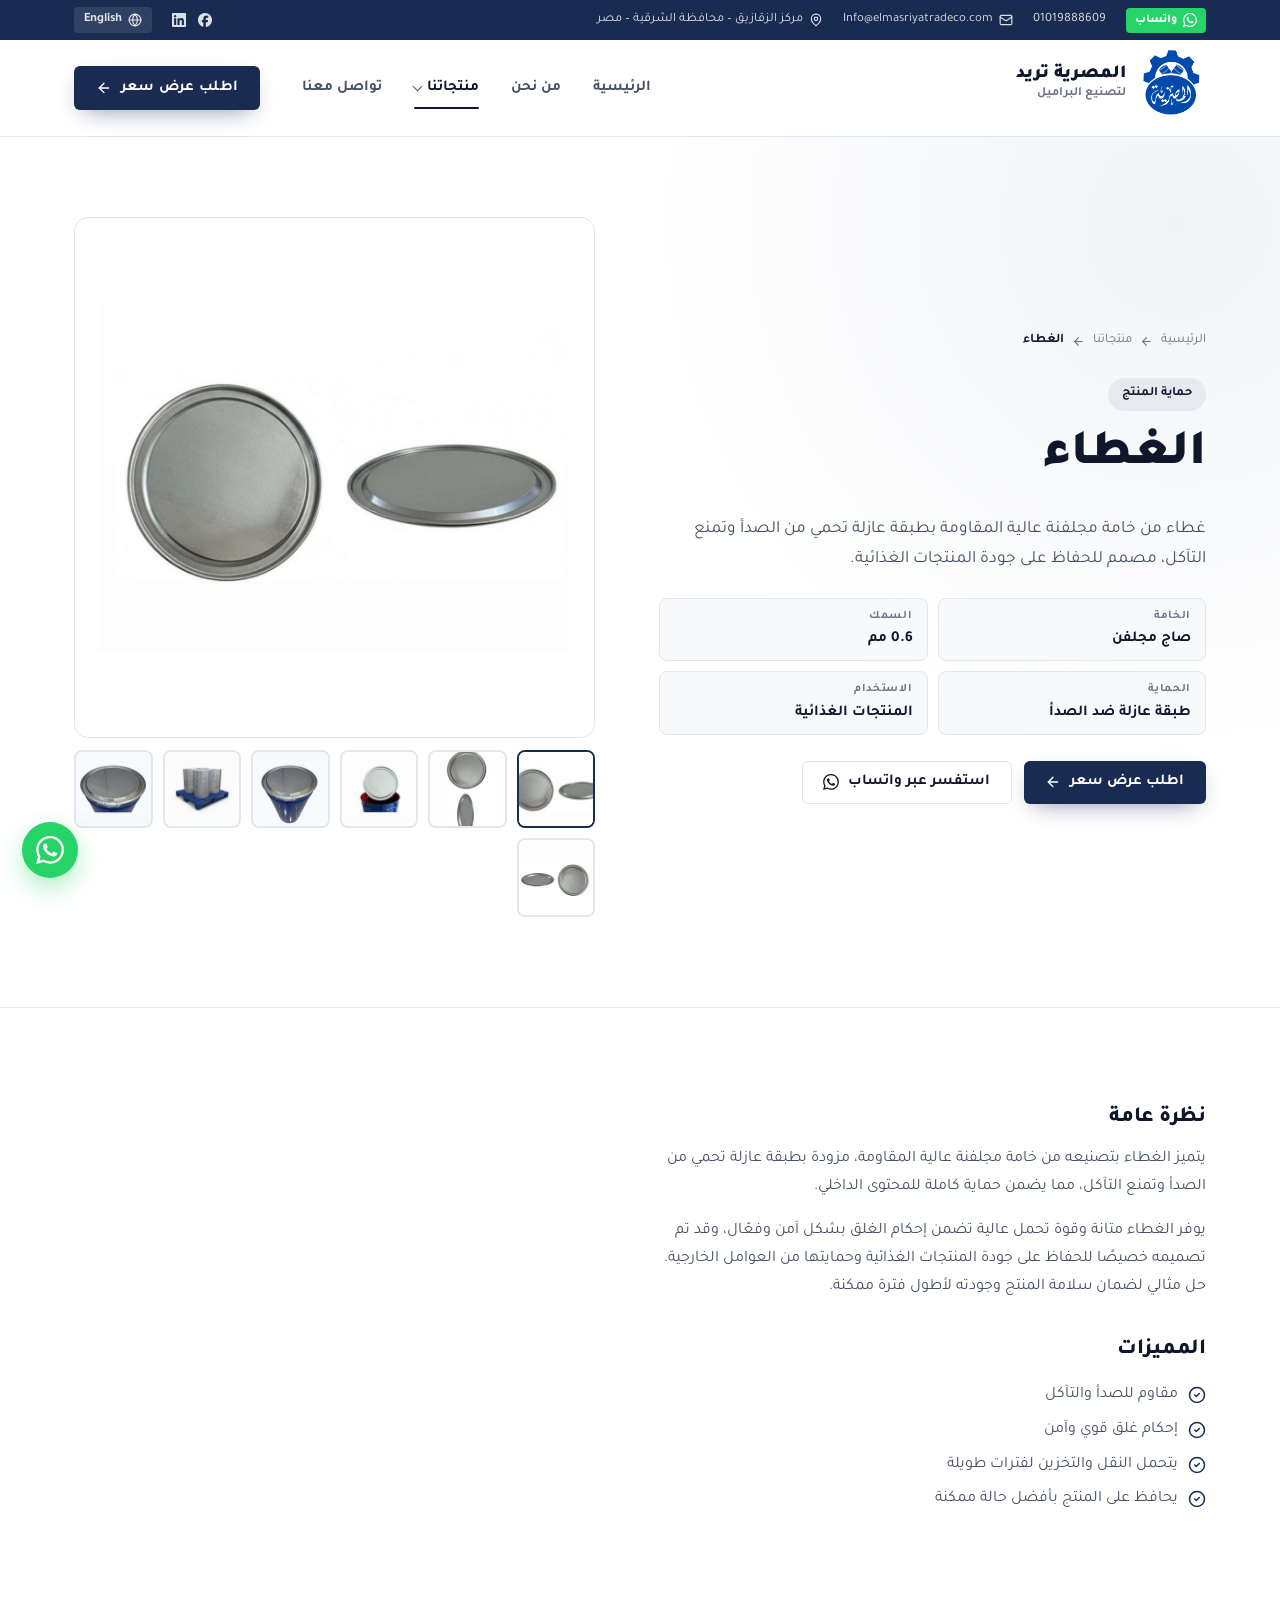
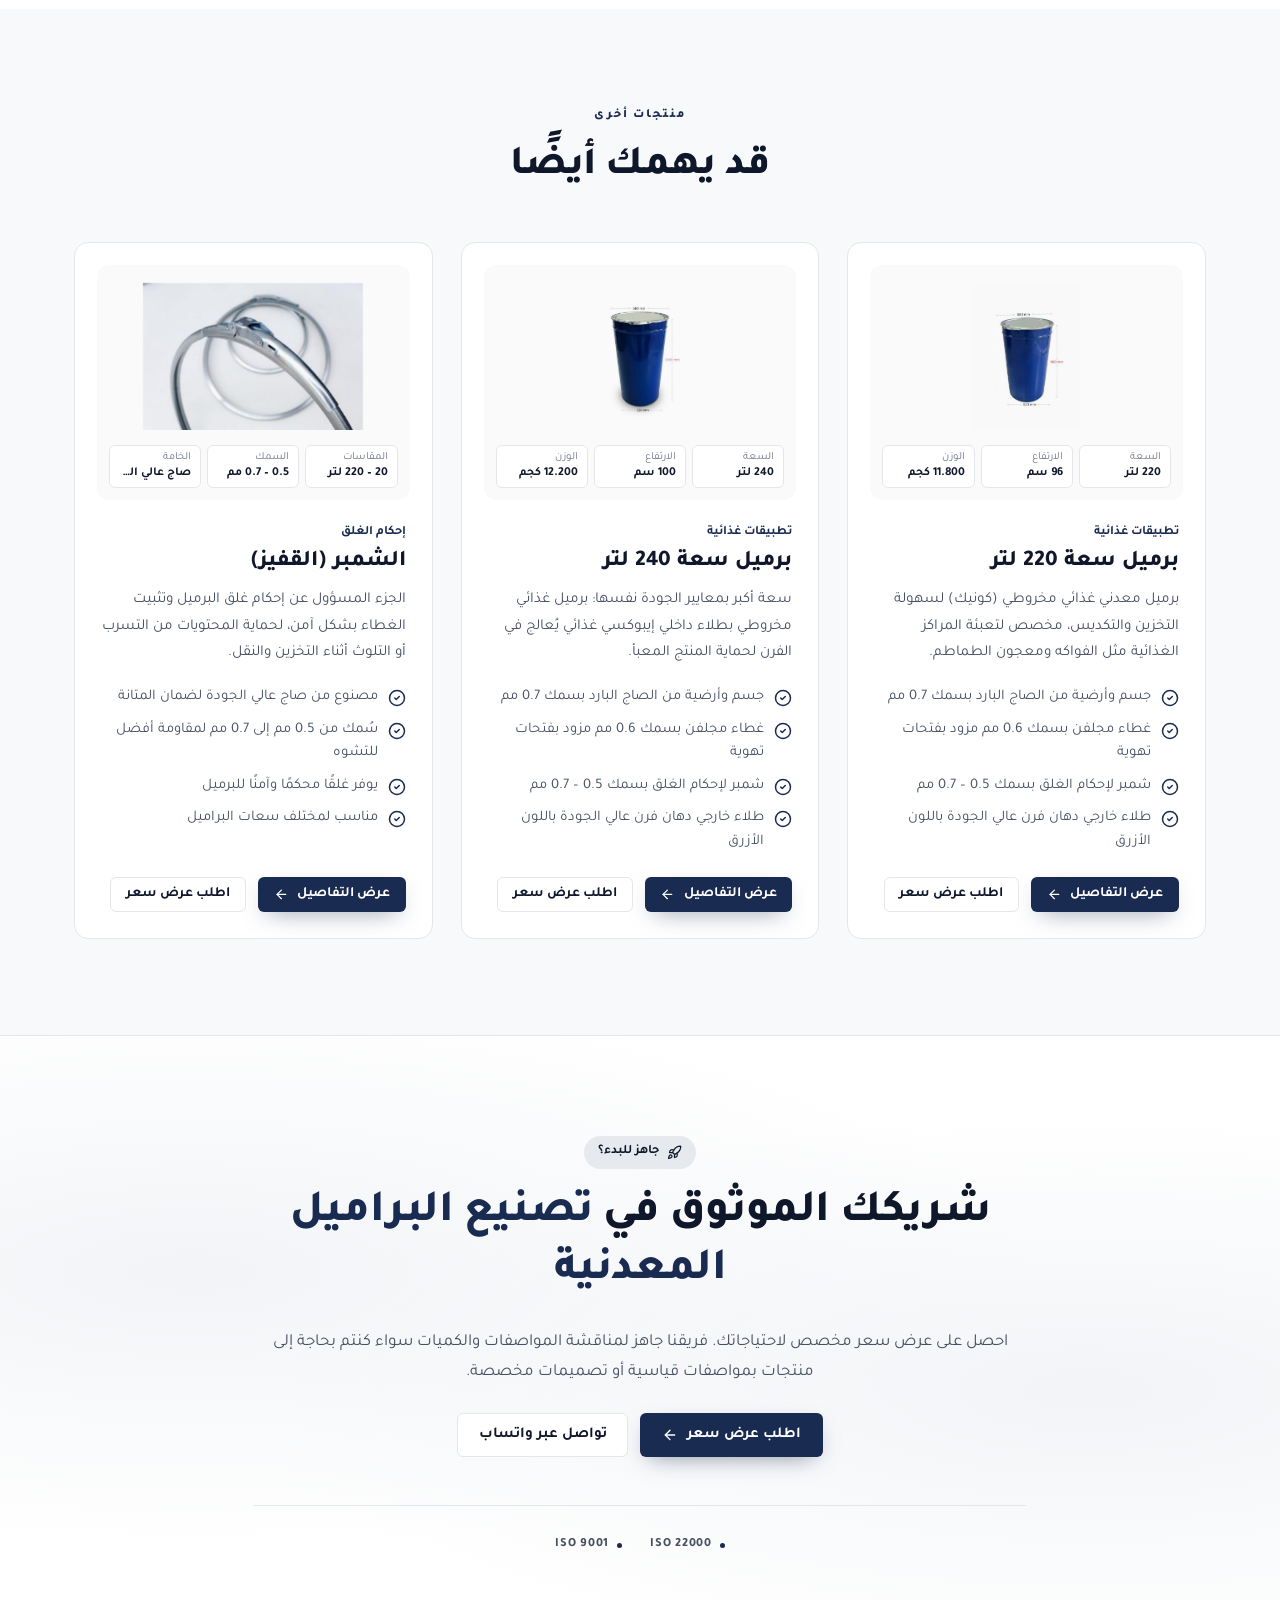
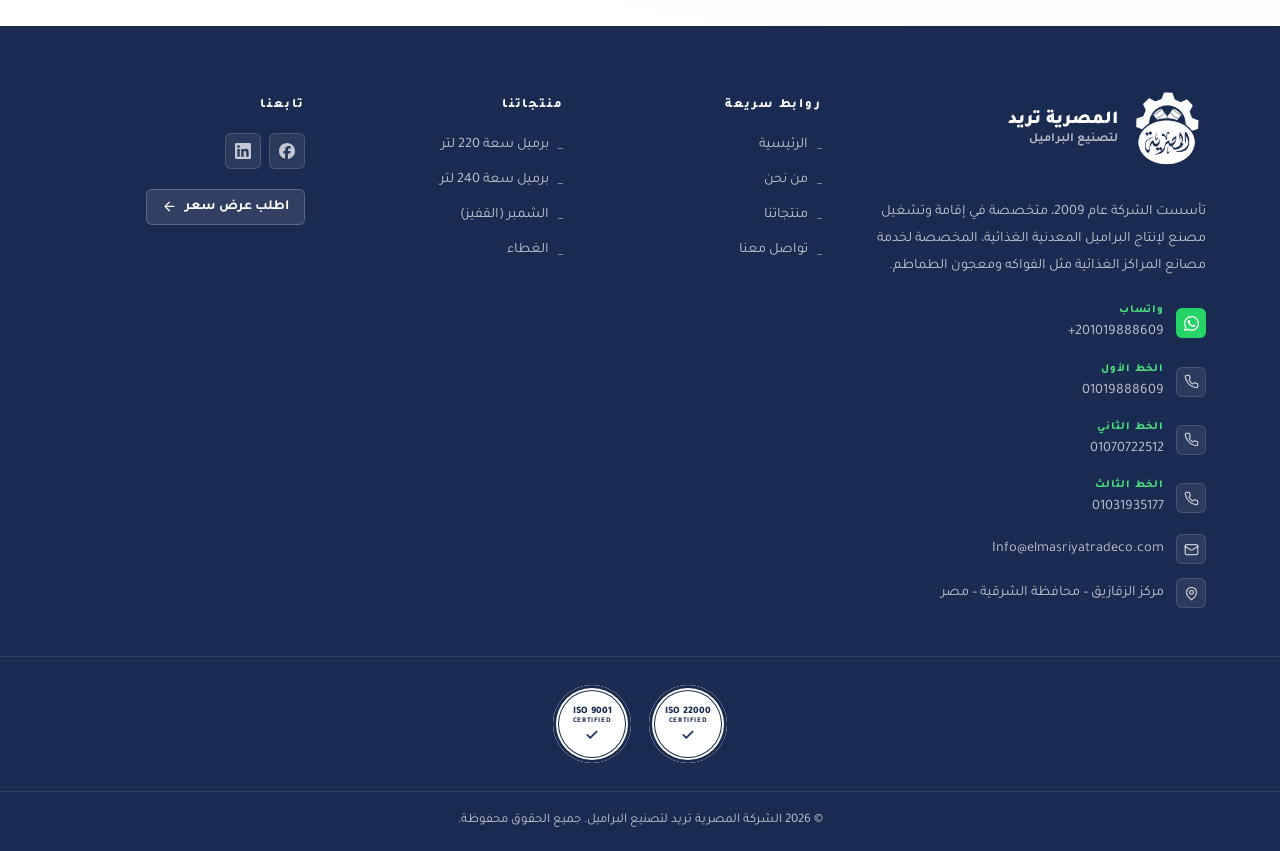
<file: product-lid.before.html>
<!doctype html>
<html lang="ar" dir="rtl">
<head>
<meta charset="UTF-8">
<meta name="viewport" content="width=device-width, initial-scale=1">
<title>الغطاء &#8211; المصرية تريد</title>
<meta name='robots' content='max-image-preview:large' />
<link rel='dns-prefetch' href='//fonts.googleapis.com' />
<meta name="theme-color" content="#1a2b51">
<link rel="icon" href="assets/img/logo.png">
<link rel='stylesheet' id='em-fonts-css' href='https://fonts.googleapis.com/css2?family=Tajawal:wght@300;400;500;700;800;900&#038;display=swap' media='all' />
<link rel='stylesheet' id='em-main-css' href='assets/css/main.css' media='all' />
<style id="em-main-inline-css">
:root{--primary:rgb(26 43 81);--primary-rgb:26 43 81;--green:rgb(31 122 69);--green-rgb:31 122 69;}
/*# sourceURL=em-main-inline-css */
</style>
<link rel="canonical" href="product-lid.html" />
</head>
<body class="wp-singular em_product-template-default single single-em_product postid-24 wp-embed-responsive wp-theme-elmasriya">
<a class="skip-link" href="#main">تخطي إلى المحتوى</a>

<div class="site-top">
		<div class="topbar">
		<div class="container topbar-inner">
			<div class="topbar-start">
									<a class="tb-whatsapp" href="https://wa.me/201019888609" target="_blank" rel="noopener"><svg class="ico" viewBox="0 0 24 24" fill="currentColor" aria-hidden="true"><path d="M17.472 14.382c-.297-.149-1.758-.867-2.03-.967-.273-.099-.471-.148-.67.15-.197.297-.767.966-.94 1.164-.173.199-.347.223-.644.075-.297-.15-1.255-.463-2.39-1.475-.883-.788-1.48-1.761-1.653-2.059-.173-.297-.018-.458.13-.606.134-.133.298-.347.446-.52.149-.174.198-.298.298-.497.099-.198.05-.371-.025-.52-.075-.149-.669-1.612-.916-2.207-.242-.579-.487-.5-.669-.51-.173-.008-.371-.01-.57-.01-.198 0-.52.074-.792.372-.272.297-1.04 1.016-1.04 2.479 0 1.462 1.065 2.875 1.213 3.074.149.198 2.096 3.2 5.077 4.487.709.306 1.262.489 1.694.625.712.227 1.36.195 1.871.118.571-.085 1.758-.719 2.006-1.413.248-.694.248-1.289.173-1.413-.074-.124-.272-.198-.57-.347m-5.421 7.403h-.004a9.87 9.87 0 0 1-5.031-1.378l-.361-.214-3.741.982.998-3.648-.235-.374a9.86 9.86 0 0 1-1.51-5.26c.001-5.45 4.436-9.884 9.888-9.884 2.64 0 5.122 1.03 6.988 2.898a9.825 9.825 0 0 1 2.893 6.994c-.003 5.45-4.437 9.884-9.885 9.884m8.413-18.297A11.815 11.815 0 0 0 12.05 0C5.495 0 .16 5.335.157 11.892c0 2.096.547 4.142 1.588 5.945L.057 24l6.305-1.654a11.882 11.882 0 0 0 5.683 1.448h.005c6.554 0 11.89-5.335 11.893-11.893a11.821 11.821 0 0 0-3.48-8.413Z"/></svg>واتساب</a>
													<a href="tel:01019888609" dir="ltr">01019888609</a>
													<a href="mailto:Info@elmasriyatradeco.com"><svg class="ico" viewBox="0 0 24 24" fill="none" stroke="currentColor" stroke-width="2" stroke-linecap="round" stroke-linejoin="round" aria-hidden="true"><rect width="20" height="16" x="2" y="4" rx="2"/><path d="m22 7-8.97 5.7a1.94 1.94 0 0 1-2.06 0L2 7"/></svg>Info@elmasriyatradeco.com</a>
													<span class="tb-hide-md"><svg class="ico" viewBox="0 0 24 24" fill="none" stroke="currentColor" stroke-width="2" stroke-linecap="round" stroke-linejoin="round" aria-hidden="true"><path d="M20 10c0 6-8 12-8 12s-8-6-8-12a8 8 0 0 1 16 0Z"/><circle cx="12" cy="10" r="3"/></svg>مركز الزقازيق – محافظة الشرقية – مصر</span>
							</div>
			<div class="topbar-end">
				<span class="tb-socials"><a href="https://www.facebook.com/profile.php?id=61586307887075" target="_blank" rel="noopener" aria-label="فيسبوك"><svg class="ico" viewBox="0 0 24 24" fill="currentColor" aria-hidden="true"><path d="M9.101 23.691v-7.98H6.627v-3.667h2.474v-1.58c0-4.085 1.848-5.978 5.858-5.978.401 0 .955.042 1.468.103a8.68 8.68 0 0 1 1.141.195v3.325a8.623 8.623 0 0 0-.653-.036 26.805 26.805 0 0 0-.733-.009c-.707 0-1.259.096-1.675.309a1.686 1.686 0 0 0-.679.622c-.258.42-.374.995-.374 1.752v1.297h3.919l-.386 2.103-.287 1.564h-3.246v8.245C19.396 23.238 24 18.179 24 12.044c0-6.627-5.373-12-12-12s-12 5.373-12 12c0 5.628 3.874 10.35 9.101 11.647Z"/></svg></a><a href="https://www.linkedin.com/in/elmasriya-trade-8787613b3/" target="_blank" rel="noopener" aria-label="لينكد إن"><svg class="ico" viewBox="0 0 24 24" fill="currentColor" aria-hidden="true"><path d="M20.447 20.452h-3.554v-5.569c0-1.328-.027-3.037-1.852-3.037-1.853 0-2.136 1.445-2.136 2.939v5.667H9.351V9h3.414v1.561h.046c.477-.9 1.637-1.85 3.37-1.85 3.601 0 4.267 2.37 4.267 5.455v6.286zM5.337 7.433a2.062 2.062 0 0 1-2.063-2.065 2.064 2.064 0 1 1 2.063 2.065zm1.782 13.019H3.555V9h3.564v11.452zM22.225 0H1.771C.792 0 0 .774 0 1.729v20.542C0 23.227.792 24 1.771 24h20.451C23.2 24 24 23.227 24 22.271V1.729C24 .774 23.2 0 22.222 0h.003z"/></svg></a></span>
									<a class="tb-lang" href="#"><svg class="ico" viewBox="0 0 24 24" fill="none" stroke="currentColor" stroke-width="2" stroke-linecap="round" stroke-linejoin="round" aria-hidden="true"><circle cx="12" cy="12" r="10"/><path d="M12 2a14.5 14.5 0 0 0 0 20 14.5 14.5 0 0 0 0-20"/><path d="M2 12h20"/></svg>English</a>
							</div>
		</div>
	</div>
	
	<header class="site-header" id="site-header">
		<div class="container header-inner">
			<div class="brand-wrap">
				<span class="brand-dark"><a class="brand" href="index.html"><img src="assets/img/logo.png" alt="المصرية تريد" class="brand-logo"><span class="brand-text"><strong>المصرية تريد</strong><small>لتصنيع البراميل</small></span></a></span>
				<span class="brand-light"><a class="brand" href="index.html"><img src="assets/img/logo-white.png" alt="المصرية تريد" class="brand-logo"><span class="brand-text"><strong>المصرية تريد</strong><small>لتصنيع البراميل</small></span></a></span>
			</div>
			<nav class="main-nav" id="main-nav" aria-label="القائمة الرئيسية">
				<ul id="menu-%d8%a7%d9%84%d9%82%d8%a7%d8%a6%d9%85%d8%a9-%d8%a7%d9%84%d8%b1%d8%a6%d9%8a%d8%b3%d9%8a%d8%a9" class="nav-menu"><li id="menu-item-32" class="menu-item menu-item-type-post_type menu-item-object-page menu-item-home menu-item-32"><a href="index.html">الرئيسية</a></li>
<li id="menu-item-33" class="menu-item menu-item-type-post_type menu-item-object-page menu-item-33"><a href="about.html">من نحن</a></li>
<li id="menu-item-34" class="menu-item menu-item-type-post_type menu-item-object-page current-menu-ancestor current-menu-parent current_page_parent current_page_ancestor menu-item-has-children menu-item-34"><a href="products.html">منتجاتنا</a>
<ul class="sub-menu">
	<li id="menu-item-35" class="menu-item menu-item-type-post_type menu-item-object-em_product menu-item-35"><a href="product-barrel-220.html">برميل سعة 220 لتر</a></li>
	<li id="menu-item-36" class="menu-item menu-item-type-post_type menu-item-object-em_product menu-item-36"><a href="product-barrel-240.html">برميل سعة 240 لتر</a></li>
	<li id="menu-item-37" class="menu-item menu-item-type-post_type menu-item-object-em_product menu-item-37"><a href="product-chamber.html">الشمبر (القفيز)</a></li>
	<li id="menu-item-38" class="menu-item menu-item-type-post_type menu-item-object-em_product current-menu-item menu-item-38"><a href="product-lid.html" aria-current="page">الغطاء</a></li>
</ul>
</li>
<li id="menu-item-39" class="menu-item menu-item-type-post_type menu-item-object-page menu-item-39"><a href="contact.html">تواصل معنا</a></li>
</ul>				<a class="btn btn-primary nav-cta-mobile" href="contact.html"><span>اطلب عرض سعر</span><svg class="ico" viewBox="0 0 24 24" fill="none" stroke="currentColor" stroke-width="2" stroke-linecap="round" stroke-linejoin="round" aria-hidden="true"><path d="m12 19-7-7 7-7"/><path d="M19 12H5"/></svg></a>			</nav>
			<div class="header-actions">
				<a class="btn btn-primary btn-upper header-cta" href="contact.html"><span>اطلب عرض سعر</span><svg class="ico" viewBox="0 0 24 24" fill="none" stroke="currentColor" stroke-width="2" stroke-linecap="round" stroke-linejoin="round" aria-hidden="true"><path d="m12 19-7-7 7-7"/><path d="M19 12H5"/></svg></a>				<button class="nav-toggle" type="button" aria-controls="main-nav" aria-expanded="false" aria-label="القائمة">
					<svg class="ico i-open" viewBox="0 0 24 24" fill="none" stroke="currentColor" stroke-width="2" stroke-linecap="round" stroke-linejoin="round" aria-hidden="true"><path d="M4 6h16M4 12h16M4 18h16"/></svg><svg class="ico i-close" viewBox="0 0 24 24" fill="none" stroke="currentColor" stroke-width="2" stroke-linecap="round" stroke-linejoin="round" aria-hidden="true"><path d="M18 6 6 18M6 6l12 12"/></svg>				</button>
			</div>
		</div>
	</header>
</div>
<main id="main" class="site-main">
<section class="page-hero-split product-hero">
	<div class="container phs-grid">
		<div class="phs-text reveal">
			<nav class="breadcrumb" aria-label="مسار التنقل"><a href="index.html">الرئيسية</a><svg class="ico" viewBox="0 0 24 24" fill="none" stroke="currentColor" stroke-width="2" stroke-linecap="round" stroke-linejoin="round" aria-hidden="true"><path d="m12 19-7-7 7-7"/><path d="M19 12H5"/></svg><a href="products.html">منتجاتنا</a><svg class="ico" viewBox="0 0 24 24" fill="none" stroke="currentColor" stroke-width="2" stroke-linecap="round" stroke-linejoin="round" aria-hidden="true"><path d="m12 19-7-7 7-7"/><path d="M19 12H5"/></svg><span>الغطاء</span></nav>			<span class="pill">حماية المنتج</span>			<h1>الغطاء</h1>
			<p class="lead">غطاء من خامة مجلفنة عالية المقاومة بطبقة عازلة تحمي من الصدأ وتمنع التآكل، مصمم للحفاظ على جودة المنتجات الغذائية.</p>
						<div class="spec-grid">
				<div class="spec"><small>الخامة</small><b>صاج مجلفن</b></div><div class="spec"><small>السمك</small><b>0.6 مم</b></div><div class="spec"><small>الحماية</small><b>طبقة عازلة ضد الصدأ</b></div><div class="spec"><small>الاستخدام</small><b>المنتجات الغذائية</b></div>			</div>
						<div class="btn-row">
				<a class="btn btn-primary" href="contact.html?product=%D8%A7%D9%84%D8%BA%D8%B7%D8%A7%D8%A1#quote-form"><span>اطلب عرض سعر</span><svg class="ico" viewBox="0 0 24 24" fill="none" stroke="currentColor" stroke-width="2" stroke-linecap="round" stroke-linejoin="round" aria-hidden="true"><path d="m12 19-7-7 7-7"/><path d="M19 12H5"/></svg></a>				<a class="btn btn-outline" href="https://wa.me/201019888609?text=%D8%A7%D8%B3%D8%AA%D9%81%D8%B3%D8%A7%D8%B1%20%D8%B9%D9%86%3A%20%D8%A7%D9%84%D8%BA%D8%B7%D8%A7%D8%A1" target="_blank" rel="noopener"><span>استفسر عبر واتساب</span><svg class="ico" viewBox="0 0 24 24" fill="currentColor" aria-hidden="true"><path d="M17.472 14.382c-.297-.149-1.758-.867-2.03-.967-.273-.099-.471-.148-.67.15-.197.297-.767.966-.94 1.164-.173.199-.347.223-.644.075-.297-.15-1.255-.463-2.39-1.475-.883-.788-1.48-1.761-1.653-2.059-.173-.297-.018-.458.13-.606.134-.133.298-.347.446-.52.149-.174.198-.298.298-.497.099-.198.05-.371-.025-.52-.075-.149-.669-1.612-.916-2.207-.242-.579-.487-.5-.669-.51-.173-.008-.371-.01-.57-.01-.198 0-.52.074-.792.372-.272.297-1.04 1.016-1.04 2.479 0 1.462 1.065 2.875 1.213 3.074.149.198 2.096 3.2 5.077 4.487.709.306 1.262.489 1.694.625.712.227 1.36.195 1.871.118.571-.085 1.758-.719 2.006-1.413.248-.694.248-1.289.173-1.413-.074-.124-.272-.198-.57-.347m-5.421 7.403h-.004a9.87 9.87 0 0 1-5.031-1.378l-.361-.214-3.741.982.998-3.648-.235-.374a9.86 9.86 0 0 1-1.51-5.26c.001-5.45 4.436-9.884 9.888-9.884 2.64 0 5.122 1.03 6.988 2.898a9.825 9.825 0 0 1 2.893 6.994c-.003 5.45-4.437 9.884-9.885 9.884m8.413-18.297A11.815 11.815 0 0 0 12.05 0C5.495 0 .16 5.335.157 11.892c0 2.096.547 4.142 1.588 5.945L.057 24l6.305-1.654a11.882 11.882 0 0 0 5.683 1.448h.005c6.554 0 11.89-5.335 11.893-11.893a11.821 11.821 0 0 0-3.48-8.413Z"/></svg></a>			</div>
		</div>
		<div class="product-gallery reveal" data-gallery>
						<a class="pg-main" href="uploads/2026/11/elmasriya-lids-thumb.jpg"><img src="uploads/2026/11/elmasriya-lids-thumb-1024x754.jpg" alt="الغطاء"></a>
								<div class="pg-thumbs">
										<button type="button" class="pg-thumb is-active" data-full="uploads/2026/11/elmasriya-lids-thumb.jpg" data-large="uploads/2026/11/elmasriya-lids-thumb-1024x754.jpg"><img src="uploads/2026/11/elmasriya-lids-thumb-150x150.jpg" alt="" loading="lazy" decoding="async"></button>
										<button type="button" class="pg-thumb" data-full="uploads/2026/11/elmasriya-lid-g1.jpg" data-large="uploads/2026/11/elmasriya-lid-g1-576x1024.jpg"><img src="uploads/2026/11/elmasriya-lid-g1-150x150.jpg" alt="" loading="lazy" decoding="async"></button>
										<button type="button" class="pg-thumb" data-full="uploads/2026/11/elmasriya-lid-g2.jpg" data-large="uploads/2026/11/elmasriya-lid-g2-804x1024.jpg"><img src="uploads/2026/11/elmasriya-lid-g2-150x150.jpg" alt="" loading="lazy" decoding="async"></button>
										<button type="button" class="pg-thumb" data-full="uploads/2026/11/elmasriya-lid-g3.jpg" data-large="uploads/2026/11/elmasriya-lid-g3-803x1024.jpg"><img src="uploads/2026/11/elmasriya-lid-g3-150x150.jpg" alt="" loading="lazy" decoding="async"></button>
										<button type="button" class="pg-thumb" data-full="uploads/2026/11/elmasriya-lid-g4.jpg" data-large="uploads/2026/11/elmasriya-lid-g4-805x1024.jpg"><img src="uploads/2026/11/elmasriya-lid-g4-150x150.jpg" alt="" loading="lazy" decoding="async"></button>
										<button type="button" class="pg-thumb" data-full="uploads/2026/11/elmasriya-lid-g5.jpg" data-large="uploads/2026/11/elmasriya-lid-g5-806x1024.jpg"><img src="uploads/2026/11/elmasriya-lid-g5-150x150.jpg" alt="" loading="lazy" decoding="async"></button>
										<button type="button" class="pg-thumb" data-full="uploads/2026/11/elmasriya-lid-g6.jpg" data-large="uploads/2026/11/elmasriya-lid-g6-807x1024.jpg"><img src="uploads/2026/11/elmasriya-lid-g6-150x150.jpg" alt="" loading="lazy" decoding="async"></button>
									</div>
									</div>
	</div>
</section>

<section class="section bordered-top">
	<div class="container product-detail-grid">
		<div class="reveal">
						<h2 class="h3">نظرة عامة</h2>
			<div class="prose"><p>يتميز الغطاء بتصنيعه من خامة مجلفنة عالية المقاومة، مزودة بطبقة عازلة تحمي من الصدأ وتمنع التآكل، مما يضمن حماية كاملة للمحتوى الداخلي.</p>
<p>يوفر الغطاء متانة وقوة تحمل عالية تضمن إحكام الغلق بشكل آمن وفعّال، وقد تم تصميمه خصيصًا للحفاظ على جودة المنتجات الغذائية وحمايتها من العوامل الخارجية. حل مثالي لضمان سلامة المنتج وجودته لأطول فترة ممكنة.</p>
</div>
									<h2 class="h3">المميزات</h2>
			<ul class="checklist lg">
				<li><svg class="ico" viewBox="0 0 24 24" fill="none" stroke="currentColor" stroke-width="2" stroke-linecap="round" stroke-linejoin="round" aria-hidden="true"><circle cx="12" cy="12" r="10"/><path d="m9 12 2 2 4-4"/></svg>مقاوم للصدأ والتآكل</li><li><svg class="ico" viewBox="0 0 24 24" fill="none" stroke="currentColor" stroke-width="2" stroke-linecap="round" stroke-linejoin="round" aria-hidden="true"><circle cx="12" cy="12" r="10"/><path d="m9 12 2 2 4-4"/></svg>إحكام غلق قوي وآمن</li><li><svg class="ico" viewBox="0 0 24 24" fill="none" stroke="currentColor" stroke-width="2" stroke-linecap="round" stroke-linejoin="round" aria-hidden="true"><circle cx="12" cy="12" r="10"/><path d="m9 12 2 2 4-4"/></svg>يتحمل النقل والتخزين لفترات طويلة</li><li><svg class="ico" viewBox="0 0 24 24" fill="none" stroke="currentColor" stroke-width="2" stroke-linecap="round" stroke-linejoin="round" aria-hidden="true"><circle cx="12" cy="12" r="10"/><path d="m9 12 2 2 4-4"/></svg>يحافظ على المنتج بأفضل حالة ممكنة</li>			</ul>
					</div>
		<div class="detail-tables reveal">
					</div>
	</div>
</section>

		<section class="section section-grey">
	<div class="container">
		<div class="section-head center reveal"><p class="eyebrow">منتجات أخرى</p><h2>قد يهمك أيضًا</h2></div>		<div class="product-grid cols-3">
							<article class="product-card reveal">
	<a class="pc-media" href="product-barrel-220.html">
		<img width="511" height="700" src="uploads/2026/11/elmasriya-barrel-220-511x700.jpg" class=" wp-post-image" alt="" loading="lazy" decoding="async" srcset="uploads/2026/11/elmasriya-barrel-220-511x700.jpg 511w, uploads/2026/11/elmasriya-barrel-220-219x300.jpg 219w, uploads/2026/11/elmasriya-barrel-220-747x1024.jpg 747w, uploads/2026/11/elmasriya-barrel-220-768x1052.jpg 768w, uploads/2026/11/elmasriya-barrel-220.jpg 864w" sizes="auto, (max-width: 511px) 100vw, 511px" />				<div class="pc-chips">
							<span><small>السعة</small><b>220 لتر</b></span>
							<span><small>الارتفاع</small><b>96 سم</b></span>
							<span><small>الوزن</small><b>11.800 كجم</b></span>
					</div>
			</a>
	<div class="pc-body">
		<p class="pc-cat">تطبيقات غذائية</p>		<h3><a href="product-barrel-220.html">برميل سعة 220 لتر</a></h3>
		<p class="pc-desc">برميل معدني غذائي مخروطي (كونيك) لسهولة التخزين والتكديس، مخصص لتعبئة المراكز الغذائية مثل الفواكه ومعجون الطماطم.</p>
				<ul class="checklist">
			<li><svg class="ico" viewBox="0 0 24 24" fill="none" stroke="currentColor" stroke-width="2" stroke-linecap="round" stroke-linejoin="round" aria-hidden="true"><circle cx="12" cy="12" r="10"/><path d="m9 12 2 2 4-4"/></svg>جسم وأرضية من الصاج البارد بسمك 0.7 مم</li><li><svg class="ico" viewBox="0 0 24 24" fill="none" stroke="currentColor" stroke-width="2" stroke-linecap="round" stroke-linejoin="round" aria-hidden="true"><circle cx="12" cy="12" r="10"/><path d="m9 12 2 2 4-4"/></svg>غطاء مجلفن بسمك 0.6 مم مزود بفتحات تهوية</li><li><svg class="ico" viewBox="0 0 24 24" fill="none" stroke="currentColor" stroke-width="2" stroke-linecap="round" stroke-linejoin="round" aria-hidden="true"><circle cx="12" cy="12" r="10"/><path d="m9 12 2 2 4-4"/></svg>شمبر لإحكام الغلق بسمك 0.5 – 0.7 مم</li><li><svg class="ico" viewBox="0 0 24 24" fill="none" stroke="currentColor" stroke-width="2" stroke-linecap="round" stroke-linejoin="round" aria-hidden="true"><circle cx="12" cy="12" r="10"/><path d="m9 12 2 2 4-4"/></svg>طلاء خارجي دهان فرن عالي الجودة باللون الأزرق</li>		</ul>
				<div class="btn-row">
			<a class="btn btn-primary btn-sm" href="product-barrel-220.html"><span>عرض التفاصيل</span><svg class="ico" viewBox="0 0 24 24" fill="none" stroke="currentColor" stroke-width="2" stroke-linecap="round" stroke-linejoin="round" aria-hidden="true"><path d="m12 19-7-7 7-7"/><path d="M19 12H5"/></svg></a>			<a class="btn btn-outline btn-sm" href="contact.html?product=%D8%A8%D8%B1%D9%85%D9%8A%D9%84%20%D8%B3%D8%B9%D8%A9%20220%20%D9%84%D8%AA%D8%B1#quote-form"><span>اطلب عرض سعر</span></a>		</div>
	</div>
</article>
							<article class="product-card reveal">
	<a class="pc-media" href="product-barrel-240.html">
		<img width="511" height="700" src="uploads/2026/11/elmasriya-barrel-240-511x700.jpg" class=" wp-post-image" alt="" loading="lazy" decoding="async" srcset="uploads/2026/11/elmasriya-barrel-240-511x700.jpg 511w, uploads/2026/11/elmasriya-barrel-240-219x300.jpg 219w, uploads/2026/11/elmasriya-barrel-240-747x1024.jpg 747w, uploads/2026/11/elmasriya-barrel-240-768x1052.jpg 768w, uploads/2026/11/elmasriya-barrel-240.jpg 864w" sizes="auto, (max-width: 511px) 100vw, 511px" />				<div class="pc-chips">
							<span><small>السعة</small><b>240 لتر</b></span>
							<span><small>الارتفاع</small><b>100 سم</b></span>
							<span><small>الوزن</small><b>12.200 كجم</b></span>
					</div>
			</a>
	<div class="pc-body">
		<p class="pc-cat">تطبيقات غذائية</p>		<h3><a href="product-barrel-240.html">برميل سعة 240 لتر</a></h3>
		<p class="pc-desc">سعة أكبر بمعايير الجودة نفسها: برميل غذائي مخروطي بطلاء داخلي إيبوكسي غذائي يُعالج في الفرن لحماية المنتج المعبأ.</p>
				<ul class="checklist">
			<li><svg class="ico" viewBox="0 0 24 24" fill="none" stroke="currentColor" stroke-width="2" stroke-linecap="round" stroke-linejoin="round" aria-hidden="true"><circle cx="12" cy="12" r="10"/><path d="m9 12 2 2 4-4"/></svg>جسم وأرضية من الصاج البارد بسمك 0.7 مم</li><li><svg class="ico" viewBox="0 0 24 24" fill="none" stroke="currentColor" stroke-width="2" stroke-linecap="round" stroke-linejoin="round" aria-hidden="true"><circle cx="12" cy="12" r="10"/><path d="m9 12 2 2 4-4"/></svg>غطاء مجلفن بسمك 0.6 مم مزود بفتحات تهوية</li><li><svg class="ico" viewBox="0 0 24 24" fill="none" stroke="currentColor" stroke-width="2" stroke-linecap="round" stroke-linejoin="round" aria-hidden="true"><circle cx="12" cy="12" r="10"/><path d="m9 12 2 2 4-4"/></svg>شمبر لإحكام الغلق بسمك 0.5 – 0.7 مم</li><li><svg class="ico" viewBox="0 0 24 24" fill="none" stroke="currentColor" stroke-width="2" stroke-linecap="round" stroke-linejoin="round" aria-hidden="true"><circle cx="12" cy="12" r="10"/><path d="m9 12 2 2 4-4"/></svg>طلاء خارجي دهان فرن عالي الجودة باللون الأزرق</li>		</ul>
				<div class="btn-row">
			<a class="btn btn-primary btn-sm" href="product-barrel-240.html"><span>عرض التفاصيل</span><svg class="ico" viewBox="0 0 24 24" fill="none" stroke="currentColor" stroke-width="2" stroke-linecap="round" stroke-linejoin="round" aria-hidden="true"><path d="m12 19-7-7 7-7"/><path d="M19 12H5"/></svg></a>			<a class="btn btn-outline btn-sm" href="contact.html?product=%D8%A8%D8%B1%D9%85%D9%8A%D9%84%20%D8%B3%D8%B9%D8%A9%20240%20%D9%84%D8%AA%D8%B1#quote-form"><span>اطلب عرض سعر</span></a>		</div>
	</div>
</article>
							<article class="product-card reveal">
	<a class="pc-media" href="product-chamber.html">
		<img width="900" height="600" src="uploads/2026/11/elmasriya-chamber-g4-900x600.jpg" class=" wp-post-image" alt="" loading="lazy" decoding="async" srcset="uploads/2026/11/elmasriya-chamber-g4-900x600.jpg 900w, uploads/2026/11/elmasriya-chamber-g4-300x200.jpg 300w, uploads/2026/11/elmasriya-chamber-g4-768x512.jpg 768w, uploads/2026/11/elmasriya-chamber-g4.jpg 1000w" sizes="auto, (max-width: 900px) 100vw, 900px" />				<div class="pc-chips">
							<span><small>المقاسات</small><b>20 – 220 لتر</b></span>
							<span><small>السمك</small><b>0.5 – 0.7 مم</b></span>
							<span><small>الخامة</small><b>صاج عالي الجودة</b></span>
					</div>
			</a>
	<div class="pc-body">
		<p class="pc-cat">إحكام الغلق</p>		<h3><a href="product-chamber.html">الشمبر (القفيز)</a></h3>
		<p class="pc-desc">الجزء المسؤول عن إحكام غلق البرميل وتثبيت الغطاء بشكل آمن، لحماية المحتويات من التسرب أو التلوث أثناء التخزين والنقل.</p>
				<ul class="checklist">
			<li><svg class="ico" viewBox="0 0 24 24" fill="none" stroke="currentColor" stroke-width="2" stroke-linecap="round" stroke-linejoin="round" aria-hidden="true"><circle cx="12" cy="12" r="10"/><path d="m9 12 2 2 4-4"/></svg>مصنوع من صاج عالي الجودة لضمان المتانة</li><li><svg class="ico" viewBox="0 0 24 24" fill="none" stroke="currentColor" stroke-width="2" stroke-linecap="round" stroke-linejoin="round" aria-hidden="true"><circle cx="12" cy="12" r="10"/><path d="m9 12 2 2 4-4"/></svg>سُمك من 0.5 مم إلى 0.7 مم لمقاومة أفضل للتشوه</li><li><svg class="ico" viewBox="0 0 24 24" fill="none" stroke="currentColor" stroke-width="2" stroke-linecap="round" stroke-linejoin="round" aria-hidden="true"><circle cx="12" cy="12" r="10"/><path d="m9 12 2 2 4-4"/></svg>يوفر غلقًا محكمًا وآمنًا للبرميل</li><li><svg class="ico" viewBox="0 0 24 24" fill="none" stroke="currentColor" stroke-width="2" stroke-linecap="round" stroke-linejoin="round" aria-hidden="true"><circle cx="12" cy="12" r="10"/><path d="m9 12 2 2 4-4"/></svg>مناسب لمختلف سعات البراميل</li>		</ul>
				<div class="btn-row">
			<a class="btn btn-primary btn-sm" href="product-chamber.html"><span>عرض التفاصيل</span><svg class="ico" viewBox="0 0 24 24" fill="none" stroke="currentColor" stroke-width="2" stroke-linecap="round" stroke-linejoin="round" aria-hidden="true"><path d="m12 19-7-7 7-7"/><path d="M19 12H5"/></svg></a>			<a class="btn btn-outline btn-sm" href="contact.html?product=%D8%A7%D9%84%D8%B4%D9%85%D8%A8%D8%B1%20%28%D8%A7%D9%84%D9%82%D9%81%D9%8A%D8%B2%29#quote-form"><span>اطلب عرض سعر</span></a>		</div>
	</div>
</article>
					</div>
	</div>
</section>
	
	<section class="cta-section">
	<div class="container cta-inner reveal">
		<span class="pill"><svg class="ico" viewBox="0 0 24 24" fill="none" stroke="currentColor" stroke-width="2" stroke-linecap="round" stroke-linejoin="round" aria-hidden="true"><path d="M4.5 16.5c-1.5 1.26-2 5-2 5s3.74-.5 5-2c.71-.84.7-2.13-.09-2.91a2.18 2.18 0 0 0-2.91-.09z"/><path d="m12 15-3-3a22 22 0 0 1 2-3.95A12.88 12.88 0 0 1 22 2c0 2.72-.78 7.5-6 11a22.35 22.35 0 0 1-4 2z"/><path d="M9 12H4s.55-3.03 2-4c1.62-1.08 5 0 5 0"/><path d="M12 15v5s3.03-.55 4-2c1.08-1.62 0-5 0-5"/></svg>جاهز للبدء؟</span>		<h2>شريكك الموثوق في <span class="hl">تصنيع البراميل المعدنية</span></h2>
		<p class="lead">احصل على عرض سعر مخصص لاحتياجاتك. فريقنا جاهز لمناقشة المواصفات والكميات سواء كنتم بحاجة إلى منتجات بمواصفات قياسية أو تصميمات مخصصة.</p>		<div class="btn-row center">
			<a class="btn btn-primary" href="contact.html"><span>اطلب عرض سعر</span><svg class="ico" viewBox="0 0 24 24" fill="none" stroke="currentColor" stroke-width="2" stroke-linecap="round" stroke-linejoin="round" aria-hidden="true"><path d="m12 19-7-7 7-7"/><path d="M19 12H5"/></svg></a>			<a class="btn btn-outline" href="https://wa.me/201019888609" target="_blank" rel="noopener"><span>تواصل عبر واتساب</span></a>		</div>
						<ul class="cert-dots">
							<li>ISO 22000</li>							<li>ISO 9001</li>					</ul>
			</div>
</section>
</main>

<footer class="site-footer">
	<div class="container footer-grid">
		<div class="footer-brand">
			<a class="brand" href="index.html"><img src="assets/img/logo-white.png" alt="المصرية تريد" class="brand-logo"><span class="brand-text"><strong>المصرية تريد</strong><small>لتصنيع البراميل</small></span></a>			<p>تأسست الشركة عام 2009، متخصصة في إقامة وتشغيل مصنع لإنتاج البراميل المعدنية الغذائية، المخصصة لخدمة مصانع المراكز الغذائية مثل الفواكه ومعجون الطماطم.</p>
			<ul class="footer-contacts">
								<li><span class="fc-ico is-green"><svg class="ico" viewBox="0 0 24 24" fill="currentColor" aria-hidden="true"><path d="M17.472 14.382c-.297-.149-1.758-.867-2.03-.967-.273-.099-.471-.148-.67.15-.197.297-.767.966-.94 1.164-.173.199-.347.223-.644.075-.297-.15-1.255-.463-2.39-1.475-.883-.788-1.48-1.761-1.653-2.059-.173-.297-.018-.458.13-.606.134-.133.298-.347.446-.52.149-.174.198-.298.298-.497.099-.198.05-.371-.025-.52-.075-.149-.669-1.612-.916-2.207-.242-.579-.487-.5-.669-.51-.173-.008-.371-.01-.57-.01-.198 0-.52.074-.792.372-.272.297-1.04 1.016-1.04 2.479 0 1.462 1.065 2.875 1.213 3.074.149.198 2.096 3.2 5.077 4.487.709.306 1.262.489 1.694.625.712.227 1.36.195 1.871.118.571-.085 1.758-.719 2.006-1.413.248-.694.248-1.289.173-1.413-.074-.124-.272-.198-.57-.347m-5.421 7.403h-.004a9.87 9.87 0 0 1-5.031-1.378l-.361-.214-3.741.982.998-3.648-.235-.374a9.86 9.86 0 0 1-1.51-5.26c.001-5.45 4.436-9.884 9.888-9.884 2.64 0 5.122 1.03 6.988 2.898a9.825 9.825 0 0 1 2.893 6.994c-.003 5.45-4.437 9.884-9.885 9.884m8.413-18.297A11.815 11.815 0 0 0 12.05 0C5.495 0 .16 5.335.157 11.892c0 2.096.547 4.142 1.588 5.945L.057 24l6.305-1.654a11.882 11.882 0 0 0 5.683 1.448h.005c6.554 0 11.89-5.335 11.893-11.893a11.821 11.821 0 0 0-3.48-8.413Z"/></svg></span><div><small>واتساب</small><a href="https://wa.me/201019888609" target="_blank" rel="noopener" dir="ltr">+201019888609</a></div></li>
																	<li><span class="fc-ico"><svg class="ico" viewBox="0 0 24 24" fill="none" stroke="currentColor" stroke-width="2" stroke-linecap="round" stroke-linejoin="round" aria-hidden="true"><path d="M22 16.92v3a2 2 0 0 1-2.18 2 19.79 19.79 0 0 1-8.63-3.07 19.5 19.5 0 0 1-6-6 19.79 19.79 0 0 1-3.07-8.67A2 2 0 0 1 4.11 2h3a2 2 0 0 1 2 1.72 12.84 12.84 0 0 0 .7 2.81 2 2 0 0 1-.45 2.11L8.09 9.91a16 16 0 0 0 6 6l1.27-1.27a2 2 0 0 1 2.11-.45 12.84 12.84 0 0 0 2.81.7A2 2 0 0 1 22 16.92z"/></svg></span><div><small>الخط الأول</small><a href="tel:01019888609" dir="ltr">01019888609</a></div></li>
													<li><span class="fc-ico"><svg class="ico" viewBox="0 0 24 24" fill="none" stroke="currentColor" stroke-width="2" stroke-linecap="round" stroke-linejoin="round" aria-hidden="true"><path d="M22 16.92v3a2 2 0 0 1-2.18 2 19.79 19.79 0 0 1-8.63-3.07 19.5 19.5 0 0 1-6-6 19.79 19.79 0 0 1-3.07-8.67A2 2 0 0 1 4.11 2h3a2 2 0 0 1 2 1.72 12.84 12.84 0 0 0 .7 2.81 2 2 0 0 1-.45 2.11L8.09 9.91a16 16 0 0 0 6 6l1.27-1.27a2 2 0 0 1 2.11-.45 12.84 12.84 0 0 0 2.81.7A2 2 0 0 1 22 16.92z"/></svg></span><div><small>الخط الثاني</small><a href="tel:01070722512" dir="ltr">01070722512</a></div></li>
													<li><span class="fc-ico"><svg class="ico" viewBox="0 0 24 24" fill="none" stroke="currentColor" stroke-width="2" stroke-linecap="round" stroke-linejoin="round" aria-hidden="true"><path d="M22 16.92v3a2 2 0 0 1-2.18 2 19.79 19.79 0 0 1-8.63-3.07 19.5 19.5 0 0 1-6-6 19.79 19.79 0 0 1-3.07-8.67A2 2 0 0 1 4.11 2h3a2 2 0 0 1 2 1.72 12.84 12.84 0 0 0 .7 2.81 2 2 0 0 1-.45 2.11L8.09 9.91a16 16 0 0 0 6 6l1.27-1.27a2 2 0 0 1 2.11-.45 12.84 12.84 0 0 0 2.81.7A2 2 0 0 1 22 16.92z"/></svg></span><div><small>الخط الثالث</small><a href="tel:01031935177" dir="ltr">01031935177</a></div></li>
												<li><span class="fc-ico"><svg class="ico" viewBox="0 0 24 24" fill="none" stroke="currentColor" stroke-width="2" stroke-linecap="round" stroke-linejoin="round" aria-hidden="true"><rect width="20" height="16" x="2" y="4" rx="2"/><path d="m22 7-8.97 5.7a1.94 1.94 0 0 1-2.06 0L2 7"/></svg></span><a href="mailto:Info@elmasriyatradeco.com">Info@elmasriyatradeco.com</a></li>
												<li><span class="fc-ico"><svg class="ico" viewBox="0 0 24 24" fill="none" stroke="currentColor" stroke-width="2" stroke-linecap="round" stroke-linejoin="round" aria-hidden="true"><path d="M20 10c0 6-8 12-8 12s-8-6-8-12a8 8 0 0 1 16 0Z"/><circle cx="12" cy="10" r="3"/></svg></span><span>مركز الزقازيق – محافظة الشرقية – مصر</span></li>
							</ul>
		</div>

		<div class="footer-col">
			<h4>روابط سريعة</h4>
			<ul id="menu-%d8%a7%d9%84%d9%82%d8%a7%d8%a6%d9%85%d8%a9-%d8%a7%d9%84%d8%b1%d8%a6%d9%8a%d8%b3%d9%8a%d8%a9-1" class="footer-links"><li class="menu-item menu-item-type-post_type menu-item-object-page menu-item-home menu-item-32"><a href="index.html">الرئيسية</a></li>
<li class="menu-item menu-item-type-post_type menu-item-object-page menu-item-33"><a href="about.html">من نحن</a></li>
<li class="menu-item menu-item-type-post_type menu-item-object-page current-menu-ancestor current-menu-parent current_page_parent current_page_ancestor menu-item-34"><a href="products.html">منتجاتنا</a></li>
<li class="menu-item menu-item-type-post_type menu-item-object-page menu-item-39"><a href="contact.html">تواصل معنا</a></li>
</ul>		</div>

		<div class="footer-col">
			<h4>منتجاتنا</h4>
			<ul class="footer-links">
								<li><a href="product-barrel-220.html">برميل سعة 220 لتر</a></li>
								<li><a href="product-barrel-240.html">برميل سعة 240 لتر</a></li>
								<li><a href="product-chamber.html">الشمبر (القفيز)</a></li>
								<li><a href="product-lid.html">الغطاء</a></li>
							</ul>
		</div>

		<div class="footer-col">
			<h4>تابعنا</h4>
			<div class="footer-socials"><a href="https://www.facebook.com/profile.php?id=61586307887075" target="_blank" rel="noopener" aria-label="فيسبوك"><svg class="ico" viewBox="0 0 24 24" fill="currentColor" aria-hidden="true"><path d="M9.101 23.691v-7.98H6.627v-3.667h2.474v-1.58c0-4.085 1.848-5.978 5.858-5.978.401 0 .955.042 1.468.103a8.68 8.68 0 0 1 1.141.195v3.325a8.623 8.623 0 0 0-.653-.036 26.805 26.805 0 0 0-.733-.009c-.707 0-1.259.096-1.675.309a1.686 1.686 0 0 0-.679.622c-.258.42-.374.995-.374 1.752v1.297h3.919l-.386 2.103-.287 1.564h-3.246v8.245C19.396 23.238 24 18.179 24 12.044c0-6.627-5.373-12-12-12s-12 5.373-12 12c0 5.628 3.874 10.35 9.101 11.647Z"/></svg></a><a href="https://www.linkedin.com/in/elmasriya-trade-8787613b3/" target="_blank" rel="noopener" aria-label="لينكد إن"><svg class="ico" viewBox="0 0 24 24" fill="currentColor" aria-hidden="true"><path d="M20.447 20.452h-3.554v-5.569c0-1.328-.027-3.037-1.852-3.037-1.853 0-2.136 1.445-2.136 2.939v5.667H9.351V9h3.414v1.561h.046c.477-.9 1.637-1.85 3.37-1.85 3.601 0 4.267 2.37 4.267 5.455v6.286zM5.337 7.433a2.062 2.062 0 0 1-2.063-2.065 2.064 2.064 0 1 1 2.063 2.065zm1.782 13.019H3.555V9h3.564v11.452zM22.225 0H1.771C.792 0 0 .774 0 1.729v20.542C0 23.227.792 24 1.771 24h20.451C23.2 24 24 23.227 24 22.271V1.729C24 .774 23.2 0 22.222 0h.003z"/></svg></a></div>
						<a class="btn btn-light btn-sm" href="contact.html"><span>اطلب عرض سعر</span><svg class="ico" viewBox="0 0 24 24" fill="none" stroke="currentColor" stroke-width="2" stroke-linecap="round" stroke-linejoin="round" aria-hidden="true"><path d="m12 19-7-7 7-7"/><path d="M19 12H5"/></svg></a>		</div>
	</div>

			<div class="footer-certs">
		<div class="container">
											<div class="seal">
											<span class="seal-ring"><strong>ISO 22000</strong><small>CERTIFIED</small><svg class="ico" viewBox="0 0 24 24" fill="none" stroke="currentColor" stroke-width="2" stroke-linecap="round" stroke-linejoin="round" aria-hidden="true"><path d="M20 6 9 17l-5-5"/></svg></span>
									</div>
											<div class="seal">
											<span class="seal-ring"><strong>ISO 9001</strong><small>CERTIFIED</small><svg class="ico" viewBox="0 0 24 24" fill="none" stroke="currentColor" stroke-width="2" stroke-linecap="round" stroke-linejoin="round" aria-hidden="true"><path d="M20 6 9 17l-5-5"/></svg></span>
									</div>
					</div>
	</div>
	
	<div class="footer-bottom">
		<div class="container">
			<p>© 2026 الشركة المصرية تريد لتصنيع البراميل. جميع الحقوق محفوظة.</p>
		</div>
	</div>
</footer>

<a class="float-whatsapp" href="https://wa.me/201019888609" target="_blank" rel="noopener" aria-label="واتساب"><svg class="ico" viewBox="0 0 24 24" fill="currentColor" aria-hidden="true"><path d="M17.472 14.382c-.297-.149-1.758-.867-2.03-.967-.273-.099-.471-.148-.67.15-.197.297-.767.966-.94 1.164-.173.199-.347.223-.644.075-.297-.15-1.255-.463-2.39-1.475-.883-.788-1.48-1.761-1.653-2.059-.173-.297-.018-.458.13-.606.134-.133.298-.347.446-.52.149-.174.198-.298.298-.497.099-.198.05-.371-.025-.52-.075-.149-.669-1.612-.916-2.207-.242-.579-.487-.5-.669-.51-.173-.008-.371-.01-.57-.01-.198 0-.52.074-.792.372-.272.297-1.04 1.016-1.04 2.479 0 1.462 1.065 2.875 1.213 3.074.149.198 2.096 3.2 5.077 4.487.709.306 1.262.489 1.694.625.712.227 1.36.195 1.871.118.571-.085 1.758-.719 2.006-1.413.248-.694.248-1.289.173-1.413-.074-.124-.272-.198-.57-.347m-5.421 7.403h-.004a9.87 9.87 0 0 1-5.031-1.378l-.361-.214-3.741.982.998-3.648-.235-.374a9.86 9.86 0 0 1-1.51-5.26c.001-5.45 4.436-9.884 9.888-9.884 2.64 0 5.122 1.03 6.988 2.898a9.825 9.825 0 0 1 2.893 6.994c-.003 5.45-4.437 9.884-9.885 9.884m8.413-18.297A11.815 11.815 0 0 0 12.05 0C5.495 0 .16 5.335.157 11.892c0 2.096.547 4.142 1.588 5.945L.057 24l6.305-1.654a11.882 11.882 0 0 0 5.683 1.448h.005c6.554 0 11.89-5.335 11.893-11.893a11.821 11.821 0 0 0-3.48-8.413Z"/></svg></a>

<script id="em-main-js" src="assets/js/main.js"></script>

</body>
</html>
</file>
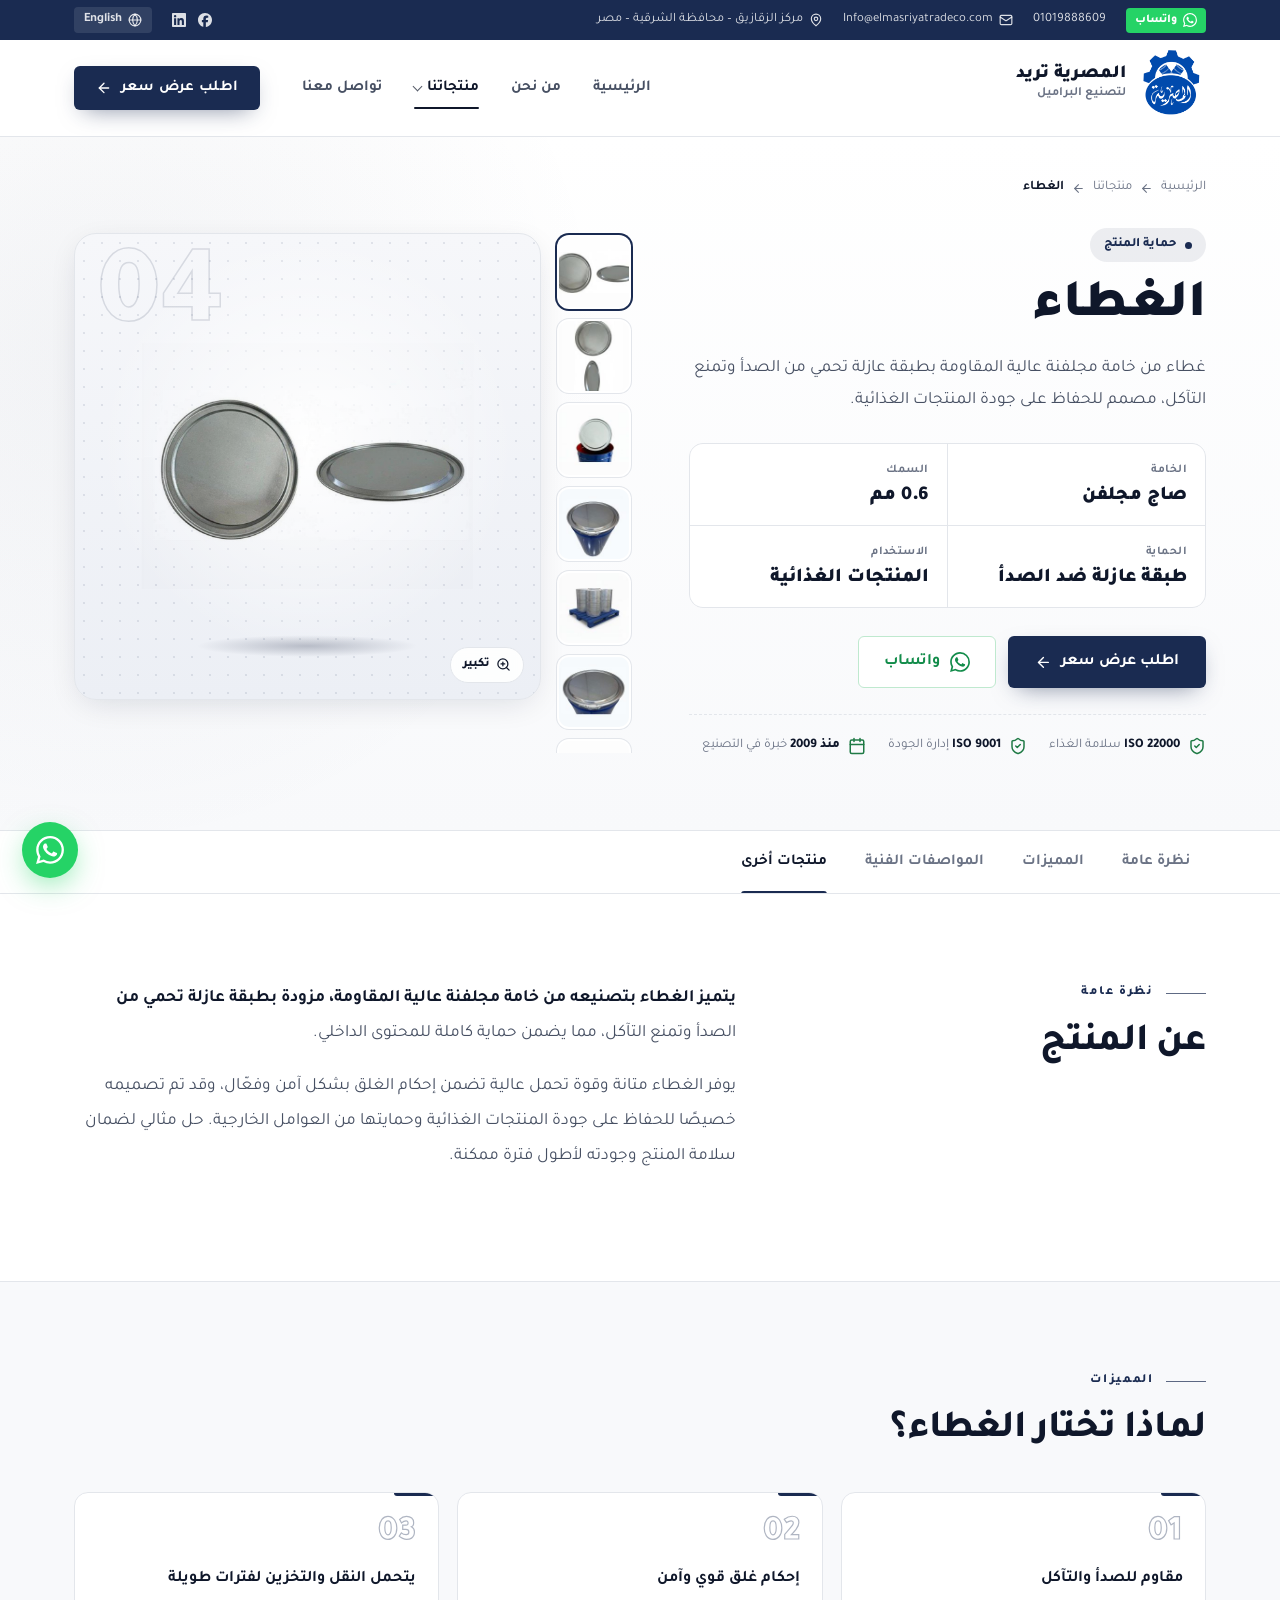
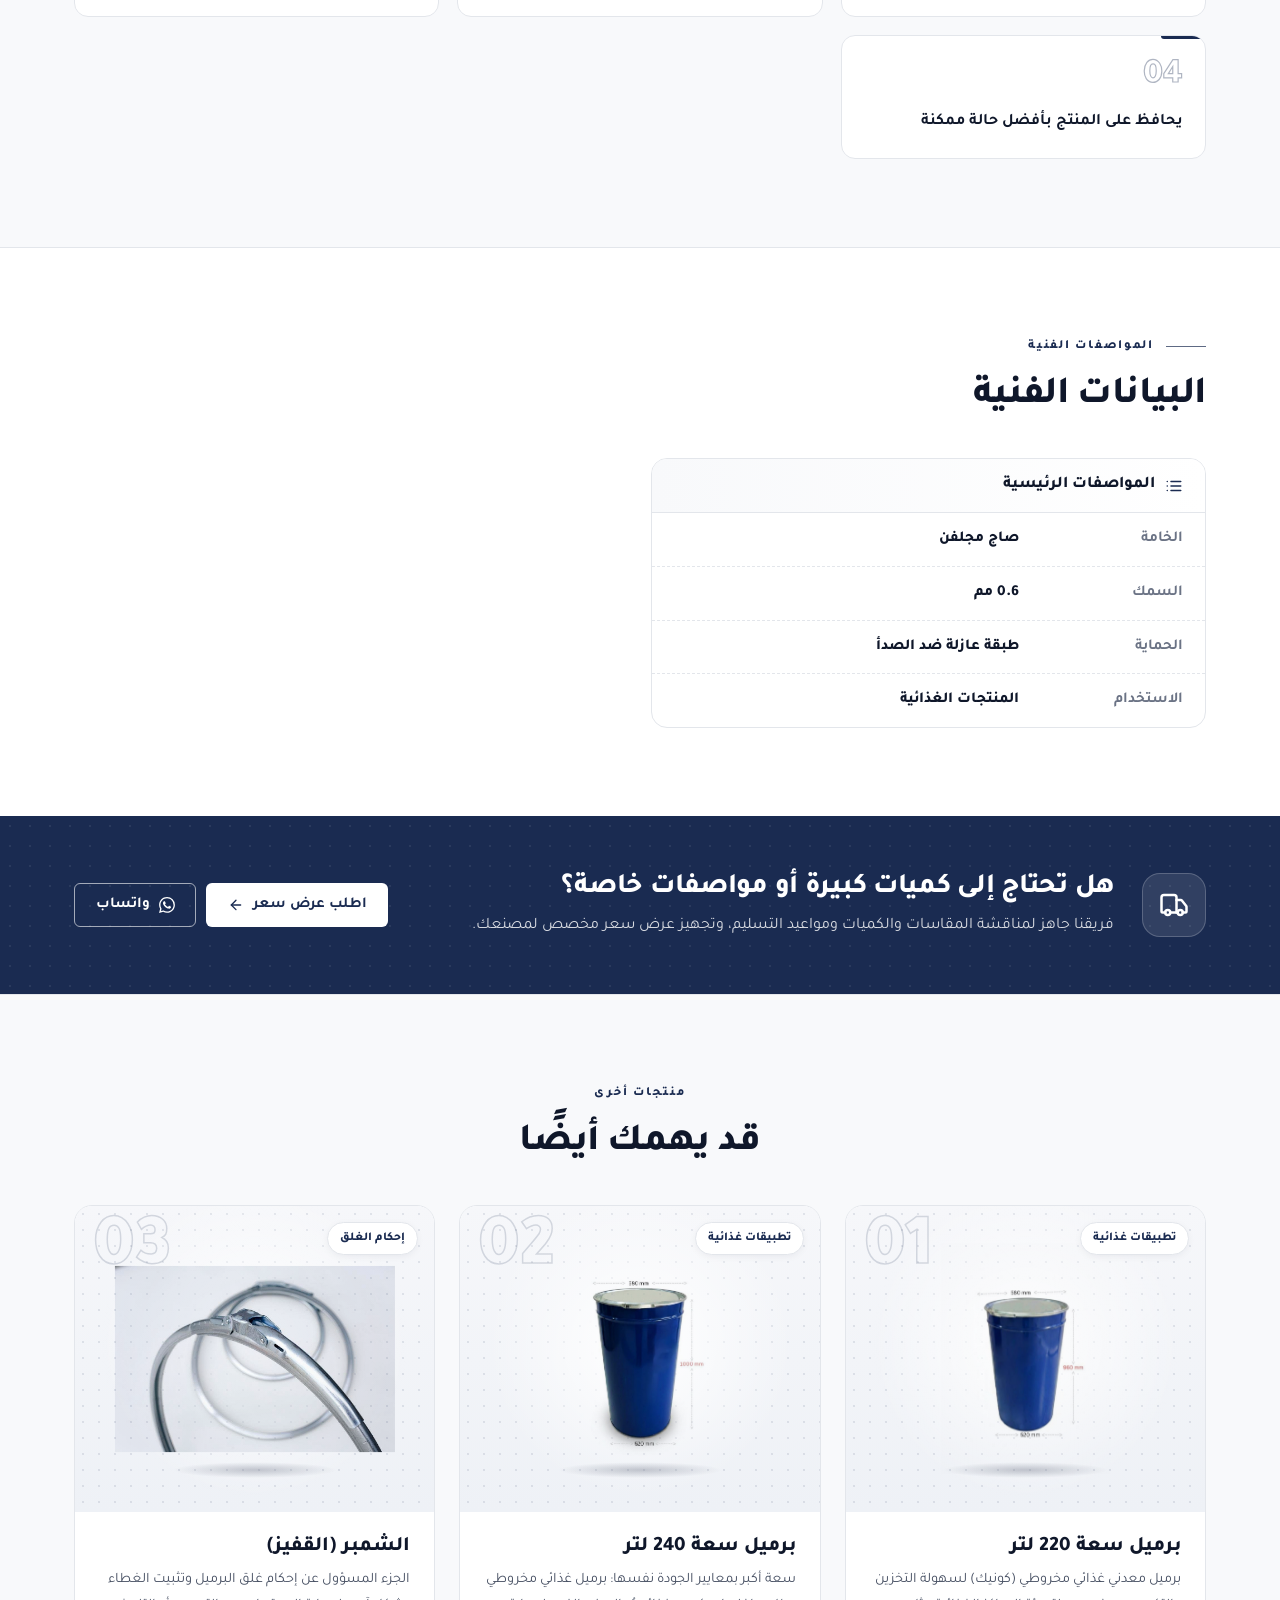
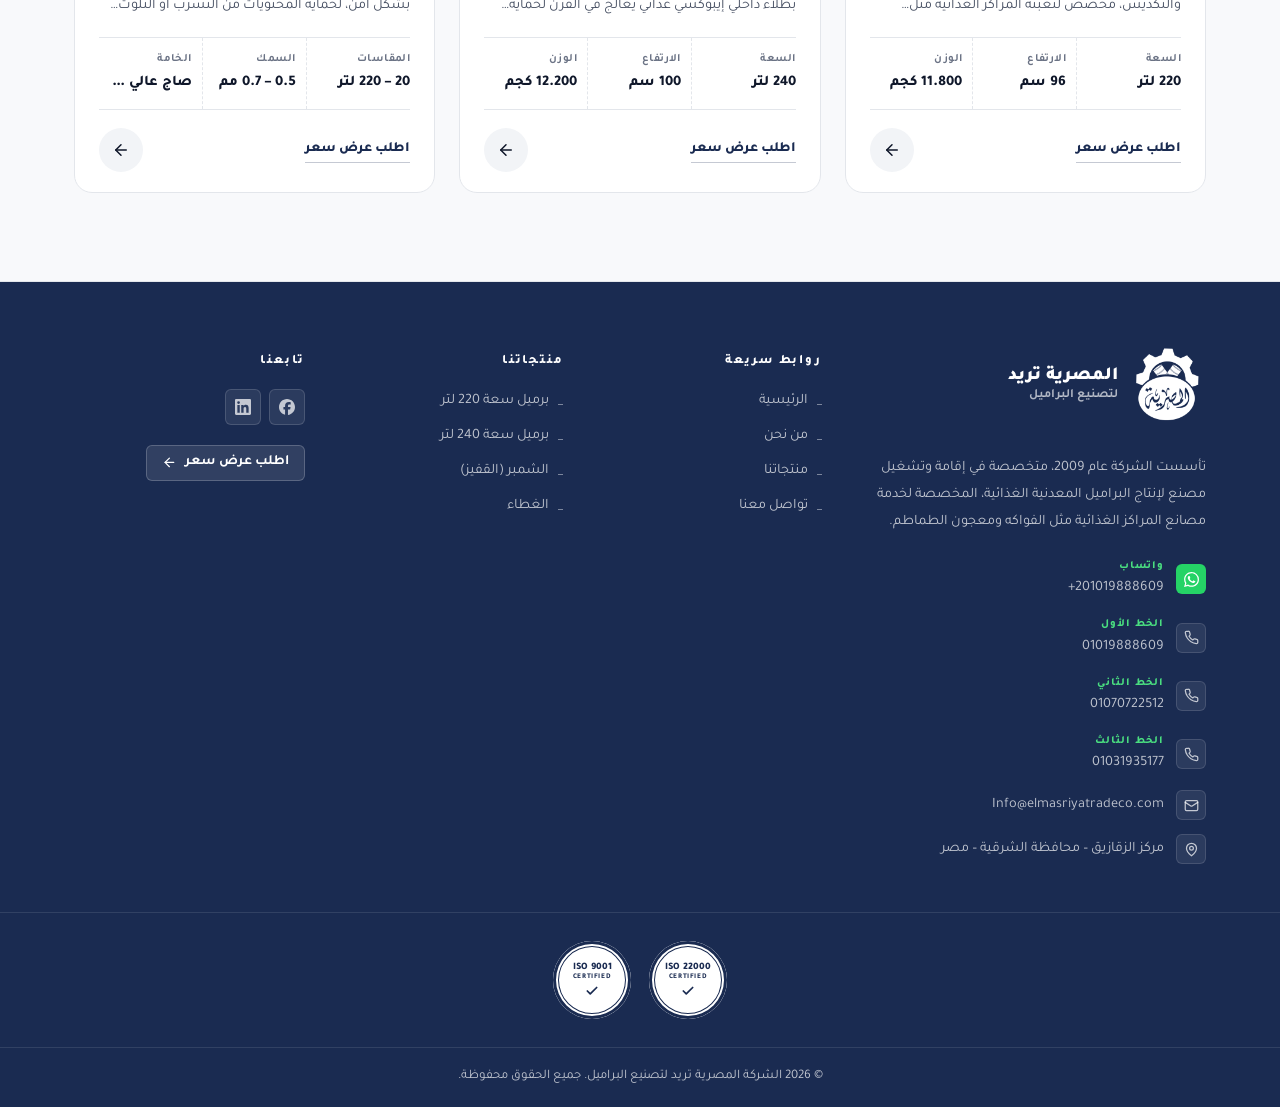
<file: product-lid.html>
<!doctype html>
<html lang="ar" dir="rtl">
<head>
<meta charset="UTF-8">
<meta name="viewport" content="width=device-width, initial-scale=1">
<title>الغطاء &#8211; المصرية تريد</title>
<meta name='robots' content='max-image-preview:large' />
<link rel='dns-prefetch' href='//fonts.googleapis.com' />
<meta name="theme-color" content="#1a2b51">
<link rel="icon" href="assets/img/logo.png">
<link rel='stylesheet' id='em-fonts-css' href='https://fonts.googleapis.com/css2?family=Tajawal:wght@300;400;500;700;800;900&#038;display=swap' media='all' />
<link rel='stylesheet' id='em-main-css' href='assets/css/main.css' media='all' />
<link rel='stylesheet' id='demo-cards-css' href='assets/css/demo-home-products.css' media='all' />
<link rel='stylesheet' id='demo-product-css' href='assets/css/demo-product.css' media='all' />
<style id="em-main-inline-css">
:root{--primary:rgb(26 43 81);--primary-rgb:26 43 81;--green:rgb(31 122 69);--green-rgb:31 122 69;}
/*# sourceURL=em-main-inline-css */
</style>
<link rel="canonical" href="product-lid.html" />
</head>
<body class="wp-singular em_product-template-default single single-em_product postid-24 wp-embed-responsive wp-theme-elmasriya">
<a class="skip-link" href="#main">تخطي إلى المحتوى</a>

<div class="site-top">
		<div class="topbar">
		<div class="container topbar-inner">
			<div class="topbar-start">
									<a class="tb-whatsapp" href="https://wa.me/201019888609" target="_blank" rel="noopener"><svg class="ico" viewBox="0 0 24 24" fill="currentColor" aria-hidden="true"><path d="M17.472 14.382c-.297-.149-1.758-.867-2.03-.967-.273-.099-.471-.148-.67.15-.197.297-.767.966-.94 1.164-.173.199-.347.223-.644.075-.297-.15-1.255-.463-2.39-1.475-.883-.788-1.48-1.761-1.653-2.059-.173-.297-.018-.458.13-.606.134-.133.298-.347.446-.52.149-.174.198-.298.298-.497.099-.198.05-.371-.025-.52-.075-.149-.669-1.612-.916-2.207-.242-.579-.487-.5-.669-.51-.173-.008-.371-.01-.57-.01-.198 0-.52.074-.792.372-.272.297-1.04 1.016-1.04 2.479 0 1.462 1.065 2.875 1.213 3.074.149.198 2.096 3.2 5.077 4.487.709.306 1.262.489 1.694.625.712.227 1.36.195 1.871.118.571-.085 1.758-.719 2.006-1.413.248-.694.248-1.289.173-1.413-.074-.124-.272-.198-.57-.347m-5.421 7.403h-.004a9.87 9.87 0 0 1-5.031-1.378l-.361-.214-3.741.982.998-3.648-.235-.374a9.86 9.86 0 0 1-1.51-5.26c.001-5.45 4.436-9.884 9.888-9.884 2.64 0 5.122 1.03 6.988 2.898a9.825 9.825 0 0 1 2.893 6.994c-.003 5.45-4.437 9.884-9.885 9.884m8.413-18.297A11.815 11.815 0 0 0 12.05 0C5.495 0 .16 5.335.157 11.892c0 2.096.547 4.142 1.588 5.945L.057 24l6.305-1.654a11.882 11.882 0 0 0 5.683 1.448h.005c6.554 0 11.89-5.335 11.893-11.893a11.821 11.821 0 0 0-3.48-8.413Z"/></svg>واتساب</a>
													<a href="tel:01019888609" dir="ltr">01019888609</a>
													<a href="mailto:Info@elmasriyatradeco.com"><svg class="ico" viewBox="0 0 24 24" fill="none" stroke="currentColor" stroke-width="2" stroke-linecap="round" stroke-linejoin="round" aria-hidden="true"><rect width="20" height="16" x="2" y="4" rx="2"/><path d="m22 7-8.97 5.7a1.94 1.94 0 0 1-2.06 0L2 7"/></svg>Info@elmasriyatradeco.com</a>
													<span class="tb-hide-md"><svg class="ico" viewBox="0 0 24 24" fill="none" stroke="currentColor" stroke-width="2" stroke-linecap="round" stroke-linejoin="round" aria-hidden="true"><path d="M20 10c0 6-8 12-8 12s-8-6-8-12a8 8 0 0 1 16 0Z"/><circle cx="12" cy="10" r="3"/></svg>مركز الزقازيق – محافظة الشرقية – مصر</span>
							</div>
			<div class="topbar-end">
				<span class="tb-socials"><a href="https://www.facebook.com/profile.php?id=61586307887075" target="_blank" rel="noopener" aria-label="فيسبوك"><svg class="ico" viewBox="0 0 24 24" fill="currentColor" aria-hidden="true"><path d="M9.101 23.691v-7.98H6.627v-3.667h2.474v-1.58c0-4.085 1.848-5.978 5.858-5.978.401 0 .955.042 1.468.103a8.68 8.68 0 0 1 1.141.195v3.325a8.623 8.623 0 0 0-.653-.036 26.805 26.805 0 0 0-.733-.009c-.707 0-1.259.096-1.675.309a1.686 1.686 0 0 0-.679.622c-.258.42-.374.995-.374 1.752v1.297h3.919l-.386 2.103-.287 1.564h-3.246v8.245C19.396 23.238 24 18.179 24 12.044c0-6.627-5.373-12-12-12s-12 5.373-12 12c0 5.628 3.874 10.35 9.101 11.647Z"/></svg></a><a href="https://www.linkedin.com/in/elmasriya-trade-8787613b3/" target="_blank" rel="noopener" aria-label="لينكد إن"><svg class="ico" viewBox="0 0 24 24" fill="currentColor" aria-hidden="true"><path d="M20.447 20.452h-3.554v-5.569c0-1.328-.027-3.037-1.852-3.037-1.853 0-2.136 1.445-2.136 2.939v5.667H9.351V9h3.414v1.561h.046c.477-.9 1.637-1.85 3.37-1.85 3.601 0 4.267 2.37 4.267 5.455v6.286zM5.337 7.433a2.062 2.062 0 0 1-2.063-2.065 2.064 2.064 0 1 1 2.063 2.065zm1.782 13.019H3.555V9h3.564v11.452zM22.225 0H1.771C.792 0 0 .774 0 1.729v20.542C0 23.227.792 24 1.771 24h20.451C23.2 24 24 23.227 24 22.271V1.729C24 .774 23.2 0 22.222 0h.003z"/></svg></a></span>
									<a class="tb-lang" href="#"><svg class="ico" viewBox="0 0 24 24" fill="none" stroke="currentColor" stroke-width="2" stroke-linecap="round" stroke-linejoin="round" aria-hidden="true"><circle cx="12" cy="12" r="10"/><path d="M12 2a14.5 14.5 0 0 0 0 20 14.5 14.5 0 0 0 0-20"/><path d="M2 12h20"/></svg>English</a>
							</div>
		</div>
	</div>
	
	<header class="site-header" id="site-header">
		<div class="container header-inner">
			<div class="brand-wrap">
				<span class="brand-dark"><a class="brand" href="index.html"><img src="assets/img/logo.png" alt="المصرية تريد" class="brand-logo"><span class="brand-text"><strong>المصرية تريد</strong><small>لتصنيع البراميل</small></span></a></span>
				<span class="brand-light"><a class="brand" href="index.html"><img src="assets/img/logo-white.png" alt="المصرية تريد" class="brand-logo"><span class="brand-text"><strong>المصرية تريد</strong><small>لتصنيع البراميل</small></span></a></span>
			</div>
			<nav class="main-nav" id="main-nav" aria-label="القائمة الرئيسية">
				<ul id="menu-%d8%a7%d9%84%d9%82%d8%a7%d8%a6%d9%85%d8%a9-%d8%a7%d9%84%d8%b1%d8%a6%d9%8a%d8%b3%d9%8a%d8%a9" class="nav-menu"><li id="menu-item-32" class="menu-item menu-item-type-post_type menu-item-object-page menu-item-home menu-item-32"><a href="index.html">الرئيسية</a></li>
<li id="menu-item-33" class="menu-item menu-item-type-post_type menu-item-object-page menu-item-33"><a href="about.html">من نحن</a></li>
<li id="menu-item-34" class="menu-item menu-item-type-post_type menu-item-object-page current-menu-ancestor current-menu-parent current_page_parent current_page_ancestor menu-item-has-children menu-item-34"><a href="products.html">منتجاتنا</a>
<ul class="sub-menu">
	<li id="menu-item-35" class="menu-item menu-item-type-post_type menu-item-object-em_product menu-item-35"><a href="product-barrel-220.html">برميل سعة 220 لتر</a></li>
	<li id="menu-item-36" class="menu-item menu-item-type-post_type menu-item-object-em_product menu-item-36"><a href="product-barrel-240.html">برميل سعة 240 لتر</a></li>
	<li id="menu-item-37" class="menu-item menu-item-type-post_type menu-item-object-em_product menu-item-37"><a href="product-chamber.html">الشمبر (القفيز)</a></li>
	<li id="menu-item-38" class="menu-item menu-item-type-post_type menu-item-object-em_product current-menu-item menu-item-38"><a href="product-lid.html" aria-current="page">الغطاء</a></li>
</ul>
</li>
<li id="menu-item-39" class="menu-item menu-item-type-post_type menu-item-object-page menu-item-39"><a href="contact.html">تواصل معنا</a></li>
</ul>				<a class="btn btn-primary nav-cta-mobile" href="contact.html"><span>اطلب عرض سعر</span><svg class="ico" viewBox="0 0 24 24" fill="none" stroke="currentColor" stroke-width="2" stroke-linecap="round" stroke-linejoin="round" aria-hidden="true"><path d="m12 19-7-7 7-7"/><path d="M19 12H5"/></svg></a>			</nav>
			<div class="header-actions">
				<a class="btn btn-primary btn-upper header-cta" href="contact.html"><span>اطلب عرض سعر</span><svg class="ico" viewBox="0 0 24 24" fill="none" stroke="currentColor" stroke-width="2" stroke-linecap="round" stroke-linejoin="round" aria-hidden="true"><path d="m12 19-7-7 7-7"/><path d="M19 12H5"/></svg></a>				<button class="nav-toggle" type="button" aria-controls="main-nav" aria-expanded="false" aria-label="القائمة">
					<svg class="ico i-open" viewBox="0 0 24 24" fill="none" stroke="currentColor" stroke-width="2" stroke-linecap="round" stroke-linejoin="round" aria-hidden="true"><path d="M4 6h16M4 12h16M4 18h16"/></svg><svg class="ico i-close" viewBox="0 0 24 24" fill="none" stroke="currentColor" stroke-width="2" stroke-linecap="round" stroke-linejoin="round" aria-hidden="true"><path d="M18 6 6 18M6 6l12 12"/></svg>				</button>
			</div>
		</div>
	</header>
</div>
<main id="main" class="site-main pd-page">

<section class="pd-hero">
	<div class="container">
		<nav class="breadcrumb" aria-label="مسار التنقل"><a href="index.html">الرئيسية</a><svg class="ico" viewBox="0 0 24 24" fill="none" stroke="currentColor" stroke-width="2" stroke-linecap="round" stroke-linejoin="round" aria-hidden="true"><path d="m12 19-7-7 7-7"/><path d="M19 12H5"/></svg><a href="products.html">منتجاتنا</a><svg class="ico" viewBox="0 0 24 24" fill="none" stroke="currentColor" stroke-width="2" stroke-linecap="round" stroke-linejoin="round" aria-hidden="true"><path d="m12 19-7-7 7-7"/><path d="M19 12H5"/></svg><span>الغطاء</span></nav>
		<div class="pd-hero-grid">
			<div class="pd-info reveal">
				<span class="pd-cat">حماية المنتج</span>
				<h1>الغطاء</h1>
				<p class="pd-lead">غطاء من خامة مجلفنة عالية المقاومة بطبقة عازلة تحمي من الصدأ وتمنع التآكل، مصمم للحفاظ على جودة المنتجات الغذائية.</p>
				<div class="pd-kpis"><div class="pd-kpi"><small>الخامة</small><b>صاج مجلفن</b></div><div class="pd-kpi"><small>السمك</small><b>0.6 مم</b></div><div class="pd-kpi"><small>الحماية</small><b>طبقة عازلة ضد الصدأ</b></div><div class="pd-kpi"><small>الاستخدام</small><b>المنتجات الغذائية</b></div></div>
				<div class="pd-actions">
					<a class="btn btn-primary btn-lg" href="contact.html?product=%D8%A7%D9%84%D8%BA%D8%B7%D8%A7%D8%A1#quote-form"><span>اطلب عرض سعر</span><svg class="ico" viewBox="0 0 24 24" fill="none" stroke="currentColor" stroke-width="2" stroke-linecap="round" stroke-linejoin="round" aria-hidden="true"><path d="m12 19-7-7 7-7"/><path d="M19 12H5"/></svg></a>
					<a class="btn btn-wa btn-lg" href="https://wa.me/201019888609?text=%D8%A7%D8%B3%D8%AA%D9%81%D8%B3%D8%A7%D8%B1%20%D8%B9%D9%86%3A%20%D8%A7%D9%84%D8%BA%D8%B7%D8%A7%D8%A1" target="_blank" rel="noopener"><svg class="ico" viewBox="0 0 24 24" fill="currentColor" aria-hidden="true"><path d="M17.472 14.382c-.297-.149-1.758-.867-2.03-.967-.273-.099-.471-.148-.67.15-.197.297-.767.966-.94 1.164-.173.199-.347.223-.644.075-.297-.15-1.255-.463-2.39-1.475-.883-.788-1.48-1.761-1.653-2.059-.173-.297-.018-.458.13-.606.134-.133.298-.347.446-.52.149-.174.198-.298.298-.497.099-.198.05-.371-.025-.52-.075-.149-.669-1.612-.916-2.207-.242-.579-.487-.5-.669-.51-.173-.008-.371-.01-.57-.01-.198 0-.52.074-.792.372-.272.297-1.04 1.016-1.04 2.479 0 1.462 1.065 2.875 1.213 3.074.149.198 2.096 3.2 5.077 4.487.709.306 1.262.489 1.694.625.712.227 1.36.195 1.871.118.571-.085 1.758-.719 2.006-1.413.248-.694.248-1.289.173-1.413-.074-.124-.272-.198-.57-.347m-5.421 7.403h-.004a9.87 9.87 0 0 1-5.031-1.378l-.361-.214-3.741.982.998-3.648-.235-.374a9.86 9.86 0 0 1-1.51-5.26c.001-5.45 4.436-9.884 9.888-9.884 2.64 0 5.122 1.03 6.988 2.898a9.825 9.825 0 0 1 2.893 6.994c-.003 5.45-4.437 9.884-9.885 9.884m8.413-18.297A11.815 11.815 0 0 0 12.05 0C5.495 0 .16 5.335.157 11.892c0 2.096.547 4.142 1.588 5.945L.057 24l6.305-1.654a11.882 11.882 0 0 0 5.683 1.448h.005c6.554 0 11.89-5.335 11.893-11.893a11.821 11.821 0 0 0-3.48-8.413Z"/></svg><span>واتساب</span></a>
				</div>
				<ul class="pd-trust">
					<li><svg class="ico" viewBox="0 0 24 24" fill="none" stroke="currentColor" stroke-width="2" stroke-linecap="round" stroke-linejoin="round" aria-hidden="true"><path d="M20 13c0 5-3.5 7.5-7.66 8.95a1 1 0 0 1-.67-.01C7.5 20.5 4 18 4 13V6a1 1 0 0 1 1-1c2 0 4.5-1.2 6.24-2.72a1.17 1.17 0 0 1 1.52 0C14.51 3.81 17 5 19 5a1 1 0 0 1 1 1z"/><path d="m9 12 2 2 4-4"/></svg><span><b>ISO 22000</b> سلامة الغذاء</span></li>
					<li><svg class="ico" viewBox="0 0 24 24" fill="none" stroke="currentColor" stroke-width="2" stroke-linecap="round" stroke-linejoin="round" aria-hidden="true"><path d="M20 13c0 5-3.5 7.5-7.66 8.95a1 1 0 0 1-.67-.01C7.5 20.5 4 18 4 13V6a1 1 0 0 1 1-1c2 0 4.5-1.2 6.24-2.72a1.17 1.17 0 0 1 1.52 0C14.51 3.81 17 5 19 5a1 1 0 0 1 1 1z"/><path d="m9 12 2 2 4-4"/></svg><span><b>ISO 9001</b> إدارة الجودة</span></li>
					<li><svg class="ico" viewBox="0 0 24 24" fill="none" stroke="currentColor" stroke-width="2" stroke-linecap="round" stroke-linejoin="round" aria-hidden="true"><rect width="18" height="18" x="3" y="4" rx="2"/><path d="M16 2v4M8 2v4M3 10h18"/></svg><span><b>منذ 2009</b> خبرة في التصنيع</span></li>
				</ul>
			</div>
			<div class="pd-gallery reveal" data-gallery>
				<div class="pd-thumbs"><button type="button" class="pg-thumb is-active" data-full="uploads/2026/11/elmasriya-lids-thumb.jpg" data-large="uploads/2026/11/elmasriya-lids-thumb-1024x754.jpg" aria-label="صورة 1"><img src="uploads/2026/11/elmasriya-lids-thumb-150x150.jpg" alt="" loading="lazy"></button><button type="button" class="pg-thumb" data-full="uploads/2026/11/elmasriya-lid-g1.jpg" data-large="uploads/2026/11/elmasriya-lid-g1-576x1024.jpg" aria-label="صورة 2"><img src="uploads/2026/11/elmasriya-lid-g1-150x150.jpg" alt="" loading="lazy"></button><button type="button" class="pg-thumb" data-full="uploads/2026/11/elmasriya-lid-g2.jpg" data-large="uploads/2026/11/elmasriya-lid-g2-804x1024.jpg" aria-label="صورة 3"><img src="uploads/2026/11/elmasriya-lid-g2-150x150.jpg" alt="" loading="lazy"></button><button type="button" class="pg-thumb" data-full="uploads/2026/11/elmasriya-lid-g3.jpg" data-large="uploads/2026/11/elmasriya-lid-g3-803x1024.jpg" aria-label="صورة 4"><img src="uploads/2026/11/elmasriya-lid-g3-150x150.jpg" alt="" loading="lazy"></button><button type="button" class="pg-thumb" data-full="uploads/2026/11/elmasriya-lid-g4.jpg" data-large="uploads/2026/11/elmasriya-lid-g4-805x1024.jpg" aria-label="صورة 5"><img src="uploads/2026/11/elmasriya-lid-g4-150x150.jpg" alt="" loading="lazy"></button><button type="button" class="pg-thumb" data-full="uploads/2026/11/elmasriya-lid-g5.jpg" data-large="uploads/2026/11/elmasriya-lid-g5-806x1024.jpg" aria-label="صورة 6"><img src="uploads/2026/11/elmasriya-lid-g5-150x150.jpg" alt="" loading="lazy"></button><button type="button" class="pg-thumb" data-full="uploads/2026/11/elmasriya-lid-g6.jpg" data-large="uploads/2026/11/elmasriya-lid-g6-807x1024.jpg" aria-label="صورة 7"><img src="uploads/2026/11/elmasriya-lid-g6-150x150.jpg" alt="" loading="lazy"></button></div>
				<a class="pd-stage pg-main" href="uploads/2026/11/elmasriya-lids-thumb.jpg">
					<span class="pd-num" aria-hidden="true">04</span>
					<img src="uploads/2026/11/elmasriya-lids-thumb-1024x754.jpg" alt="الغطاء">
					<span class="pd-zoom"><svg class="ico" viewBox="0 0 24 24" fill="none" stroke="currentColor" stroke-width="2" stroke-linecap="round" stroke-linejoin="round" aria-hidden="true"><circle cx="11" cy="11" r="8"/><path d="m21 21-4.3-4.3"/><path d="M11 8v6M8 11h6"/></svg>تكبير</span>
				</a>
			</div>
		</div>
	</div>
</section>

<nav class="pd-tabs" aria-label="أقسام الصفحة"><div class="container"><a href="#overview">نظرة عامة</a><a href="#features">المميزات</a><a href="#specs">المواصفات الفنية</a><a href="#related">منتجات أخرى</a></div></nav>

<section class="pd-section" id="overview">
	<div class="container pd-overview">
		<div class="pd-head reveal"><p class="eyebrow line">نظرة عامة</p><h2>عن المنتج</h2></div>
		<div class="pd-prose reveal"><p>يتميز الغطاء بتصنيعه من خامة مجلفنة عالية المقاومة، مزودة بطبقة عازلة تحمي من الصدأ وتمنع التآكل، مما يضمن حماية كاملة للمحتوى الداخلي.</p><p>يوفر الغطاء متانة وقوة تحمل عالية تضمن إحكام الغلق بشكل آمن وفعّال، وقد تم تصميمه خصيصًا للحفاظ على جودة المنتجات الغذائية وحمايتها من العوامل الخارجية. حل مثالي لضمان سلامة المنتج وجودته لأطول فترة ممكنة.</p></div>
	</div>
</section>

<section class="pd-section pd-grey" id="features">
	<div class="container">
		<div class="pd-head reveal"><p class="eyebrow line">المميزات</p><h2>لماذا تختار الغطاء؟</h2></div>
		<ol class="pd-feats"><li class="pd-feat reveal"><span class="pd-feat-n">01</span><p>مقاوم للصدأ والتآكل</p></li><li class="pd-feat reveal"><span class="pd-feat-n">02</span><p>إحكام غلق قوي وآمن</p></li><li class="pd-feat reveal"><span class="pd-feat-n">03</span><p>يتحمل النقل والتخزين لفترات طويلة</p></li><li class="pd-feat reveal"><span class="pd-feat-n">04</span><p>يحافظ على المنتج بأفضل حالة ممكنة</p></li></ol>
	</div>
</section>

<section class="pd-section" id="specs">
	<div class="container">
		<div class="pd-head reveal"><p class="eyebrow line">المواصفات الفنية</p><h2>البيانات الفنية</h2></div>
		<div class="pd-sheets"><div class="pd-sheet reveal"><h3><svg class="ico" viewBox="0 0 24 24" fill="none" stroke="currentColor" stroke-width="2" stroke-linecap="round" stroke-linejoin="round" aria-hidden="true"><path d="M8 6h13M8 12h13M8 18h13M3 6h.01M3 12h.01M3 18h.01"/></svg>المواصفات الرئيسية</h3><dl class="pd-rows"><div><dt>الخامة</dt><dd>صاج مجلفن</dd></div><div><dt>السمك</dt><dd>0.6 مم</dd></div><div><dt>الحماية</dt><dd>طبقة عازلة ضد الصدأ</dd></div><div><dt>الاستخدام</dt><dd>المنتجات الغذائية</dd></div></dl></div></div>
	</div>
</section>

<section class="pd-band">
	<div class="container pd-band-inner reveal">
		<div class="pd-band-ico"><svg class="ico" viewBox="0 0 24 24" fill="none" stroke="currentColor" stroke-width="2" stroke-linecap="round" stroke-linejoin="round" aria-hidden="true"><path d="M14 18V6a2 2 0 0 0-2-2H4a2 2 0 0 0-2 2v11a1 1 0 0 0 1 1h2"/><path d="M15 18H9"/><path d="M19 18h2a1 1 0 0 0 1-1v-3.65a1 1 0 0 0-.22-.624l-3.48-4.35A1 1 0 0 0 17.52 8H14"/><circle cx="17" cy="18" r="2"/><circle cx="7" cy="18" r="2"/></svg></div>
		<div class="pd-band-text"><h2>هل تحتاج إلى كميات كبيرة أو مواصفات خاصة؟</h2><p>فريقنا جاهز لمناقشة المقاسات والكميات ومواعيد التسليم، وتجهيز عرض سعر مخصص لمصنعك.</p></div>
		<div class="pd-band-actions">
			<a class="btn btn-white" href="contact.html?product=%D8%A7%D9%84%D8%BA%D8%B7%D8%A7%D8%A1#quote-form"><span>اطلب عرض سعر</span><svg class="ico" viewBox="0 0 24 24" fill="none" stroke="currentColor" stroke-width="2" stroke-linecap="round" stroke-linejoin="round" aria-hidden="true"><path d="m12 19-7-7 7-7"/><path d="M19 12H5"/></svg></a>
			<a class="btn btn-ghost-white" href="https://wa.me/201019888609?text=%D8%A7%D8%B3%D8%AA%D9%81%D8%B3%D8%A7%D8%B1%20%D8%B9%D9%86%3A%20%D8%A7%D9%84%D8%BA%D8%B7%D8%A7%D8%A1" target="_blank" rel="noopener"><svg class="ico" viewBox="0 0 24 24" fill="currentColor" aria-hidden="true"><path d="M17.472 14.382c-.297-.149-1.758-.867-2.03-.967-.273-.099-.471-.148-.67.15-.197.297-.767.966-.94 1.164-.173.199-.347.223-.644.075-.297-.15-1.255-.463-2.39-1.475-.883-.788-1.48-1.761-1.653-2.059-.173-.297-.018-.458.13-.606.134-.133.298-.347.446-.52.149-.174.198-.298.298-.497.099-.198.05-.371-.025-.52-.075-.149-.669-1.612-.916-2.207-.242-.579-.487-.5-.669-.51-.173-.008-.371-.01-.57-.01-.198 0-.52.074-.792.372-.272.297-1.04 1.016-1.04 2.479 0 1.462 1.065 2.875 1.213 3.074.149.198 2.096 3.2 5.077 4.487.709.306 1.262.489 1.694.625.712.227 1.36.195 1.871.118.571-.085 1.758-.719 2.006-1.413.248-.694.248-1.289.173-1.413-.074-.124-.272-.198-.57-.347m-5.421 7.403h-.004a9.87 9.87 0 0 1-5.031-1.378l-.361-.214-3.741.982.998-3.648-.235-.374a9.86 9.86 0 0 1-1.51-5.26c.001-5.45 4.436-9.884 9.888-9.884 2.64 0 5.122 1.03 6.988 2.898a9.825 9.825 0 0 1 2.893 6.994c-.003 5.45-4.437 9.884-9.885 9.884m8.413-18.297A11.815 11.815 0 0 0 12.05 0C5.495 0 .16 5.335.157 11.892c0 2.096.547 4.142 1.588 5.945L.057 24l6.305-1.654a11.882 11.882 0 0 0 5.683 1.448h.005c6.554 0 11.89-5.335 11.893-11.893a11.821 11.821 0 0 0-3.48-8.413Z"/></svg><span>واتساب</span></a>
		</div>
	</div>
</section>

<section class="pd-section pd-grey" id="related">
	<div class="container">
		<div class="pd-head center reveal"><p class="eyebrow">منتجات أخرى</p><h2>قد يهمك أيضًا</h2></div>
		<div class="pgrid-v2 pd-related">
<article class="pc2 reveal">
	<div class="pc2-stage">
		<span class="pc2-num" aria-hidden="true">01</span>
		<span class="pc2-cat">تطبيقات غذائية</span>
		<img src="uploads/2026/11/elmasriya-barrel-220-747x1024.jpg" alt="برميل سعة 220 لتر" loading="lazy" decoding="async">
	</div>
	<div class="pc2-body">
		<h3><a class="pc2-link" href="product-barrel-220.html">برميل سعة 220 لتر</a></h3>
		<p class="pc2-desc">برميل معدني غذائي مخروطي (كونيك) لسهولة التخزين والتكديس، مخصص لتعبئة المراكز الغذائية مثل الفواكه ومعجون الطماطم.</p>
		<dl class="pc2-specs"><div><dt>السعة</dt><dd>220 لتر</dd></div><div><dt>الارتفاع</dt><dd>96 سم</dd></div><div><dt>الوزن</dt><dd>11.800 كجم</dd></div></dl>
		<div class="pc2-foot">
			<a class="pc2-quote" href="contact.html?product=%D8%A8%D8%B1%D9%85%D9%8A%D9%84%20%D8%B3%D8%B9%D8%A9%20220%20%D9%84%D8%AA%D8%B1#quote-form">اطلب عرض سعر</a>
			<span class="pc2-go" aria-hidden="true"><span>التفاصيل</span><svg class="ico" viewBox="0 0 24 24" fill="none" stroke="currentColor" stroke-width="2" stroke-linecap="round" stroke-linejoin="round" aria-hidden="true"><path d="m12 19-7-7 7-7"/><path d="M19 12H5"/></svg></span>
		</div>
	</div>
</article>
<article class="pc2 reveal">
	<div class="pc2-stage">
		<span class="pc2-num" aria-hidden="true">02</span>
		<span class="pc2-cat">تطبيقات غذائية</span>
		<img src="uploads/2026/11/elmasriya-barrel-240-747x1024.jpg" alt="برميل سعة 240 لتر" loading="lazy" decoding="async">
	</div>
	<div class="pc2-body">
		<h3><a class="pc2-link" href="product-barrel-240.html">برميل سعة 240 لتر</a></h3>
		<p class="pc2-desc">سعة أكبر بمعايير الجودة نفسها: برميل غذائي مخروطي بطلاء داخلي إيبوكسي غذائي يُعالج في الفرن لحماية المنتج المعبأ.</p>
		<dl class="pc2-specs"><div><dt>السعة</dt><dd>240 لتر</dd></div><div><dt>الارتفاع</dt><dd>100 سم</dd></div><div><dt>الوزن</dt><dd>12.200 كجم</dd></div></dl>
		<div class="pc2-foot">
			<a class="pc2-quote" href="contact.html?product=%D8%A8%D8%B1%D9%85%D9%8A%D9%84%20%D8%B3%D8%B9%D8%A9%20240%20%D9%84%D8%AA%D8%B1#quote-form">اطلب عرض سعر</a>
			<span class="pc2-go" aria-hidden="true"><span>التفاصيل</span><svg class="ico" viewBox="0 0 24 24" fill="none" stroke="currentColor" stroke-width="2" stroke-linecap="round" stroke-linejoin="round" aria-hidden="true"><path d="m12 19-7-7 7-7"/><path d="M19 12H5"/></svg></span>
		</div>
	</div>
</article>
<article class="pc2 reveal">
	<div class="pc2-stage">
		<span class="pc2-num" aria-hidden="true">03</span>
		<span class="pc2-cat">إحكام الغلق</span>
		<img src="uploads/2026/11/elmasriya-chamber-g4.jpg" alt="الشمبر (القفيز)" loading="lazy" decoding="async">
	</div>
	<div class="pc2-body">
		<h3><a class="pc2-link" href="product-chamber.html">الشمبر (القفيز)</a></h3>
		<p class="pc2-desc">الجزء المسؤول عن إحكام غلق البرميل وتثبيت الغطاء بشكل آمن، لحماية المحتويات من التسرب أو التلوث أثناء التخزين والنقل.</p>
		<dl class="pc2-specs"><div><dt>المقاسات</dt><dd>20 – 220 لتر</dd></div><div><dt>السمك</dt><dd>0.5 – 0.7 مم</dd></div><div><dt>الخامة</dt><dd>صاج عالي الجودة</dd></div></dl>
		<div class="pc2-foot">
			<a class="pc2-quote" href="contact.html?product=%D8%A7%D9%84%D8%B4%D9%85%D8%A8%D8%B1%20%28%D8%A7%D9%84%D9%82%D9%81%D9%8A%D8%B2%29#quote-form">اطلب عرض سعر</a>
			<span class="pc2-go" aria-hidden="true"><span>التفاصيل</span><svg class="ico" viewBox="0 0 24 24" fill="none" stroke="currentColor" stroke-width="2" stroke-linecap="round" stroke-linejoin="round" aria-hidden="true"><path d="m12 19-7-7 7-7"/><path d="M19 12H5"/></svg></span>
		</div>
	</div>
</article>
		</div>
	</div>
</section>

</main>

<footer class="site-footer">
	<div class="container footer-grid">
		<div class="footer-brand">
			<a class="brand" href="index.html"><img src="assets/img/logo-white.png" alt="المصرية تريد" class="brand-logo"><span class="brand-text"><strong>المصرية تريد</strong><small>لتصنيع البراميل</small></span></a>			<p>تأسست الشركة عام 2009، متخصصة في إقامة وتشغيل مصنع لإنتاج البراميل المعدنية الغذائية، المخصصة لخدمة مصانع المراكز الغذائية مثل الفواكه ومعجون الطماطم.</p>
			<ul class="footer-contacts">
								<li><span class="fc-ico is-green"><svg class="ico" viewBox="0 0 24 24" fill="currentColor" aria-hidden="true"><path d="M17.472 14.382c-.297-.149-1.758-.867-2.03-.967-.273-.099-.471-.148-.67.15-.197.297-.767.966-.94 1.164-.173.199-.347.223-.644.075-.297-.15-1.255-.463-2.39-1.475-.883-.788-1.48-1.761-1.653-2.059-.173-.297-.018-.458.13-.606.134-.133.298-.347.446-.52.149-.174.198-.298.298-.497.099-.198.05-.371-.025-.52-.075-.149-.669-1.612-.916-2.207-.242-.579-.487-.5-.669-.51-.173-.008-.371-.01-.57-.01-.198 0-.52.074-.792.372-.272.297-1.04 1.016-1.04 2.479 0 1.462 1.065 2.875 1.213 3.074.149.198 2.096 3.2 5.077 4.487.709.306 1.262.489 1.694.625.712.227 1.36.195 1.871.118.571-.085 1.758-.719 2.006-1.413.248-.694.248-1.289.173-1.413-.074-.124-.272-.198-.57-.347m-5.421 7.403h-.004a9.87 9.87 0 0 1-5.031-1.378l-.361-.214-3.741.982.998-3.648-.235-.374a9.86 9.86 0 0 1-1.51-5.26c.001-5.45 4.436-9.884 9.888-9.884 2.64 0 5.122 1.03 6.988 2.898a9.825 9.825 0 0 1 2.893 6.994c-.003 5.45-4.437 9.884-9.885 9.884m8.413-18.297A11.815 11.815 0 0 0 12.05 0C5.495 0 .16 5.335.157 11.892c0 2.096.547 4.142 1.588 5.945L.057 24l6.305-1.654a11.882 11.882 0 0 0 5.683 1.448h.005c6.554 0 11.89-5.335 11.893-11.893a11.821 11.821 0 0 0-3.48-8.413Z"/></svg></span><div><small>واتساب</small><a href="https://wa.me/201019888609" target="_blank" rel="noopener" dir="ltr">+201019888609</a></div></li>
																	<li><span class="fc-ico"><svg class="ico" viewBox="0 0 24 24" fill="none" stroke="currentColor" stroke-width="2" stroke-linecap="round" stroke-linejoin="round" aria-hidden="true"><path d="M22 16.92v3a2 2 0 0 1-2.18 2 19.79 19.79 0 0 1-8.63-3.07 19.5 19.5 0 0 1-6-6 19.79 19.79 0 0 1-3.07-8.67A2 2 0 0 1 4.11 2h3a2 2 0 0 1 2 1.72 12.84 12.84 0 0 0 .7 2.81 2 2 0 0 1-.45 2.11L8.09 9.91a16 16 0 0 0 6 6l1.27-1.27a2 2 0 0 1 2.11-.45 12.84 12.84 0 0 0 2.81.7A2 2 0 0 1 22 16.92z"/></svg></span><div><small>الخط الأول</small><a href="tel:01019888609" dir="ltr">01019888609</a></div></li>
													<li><span class="fc-ico"><svg class="ico" viewBox="0 0 24 24" fill="none" stroke="currentColor" stroke-width="2" stroke-linecap="round" stroke-linejoin="round" aria-hidden="true"><path d="M22 16.92v3a2 2 0 0 1-2.18 2 19.79 19.79 0 0 1-8.63-3.07 19.5 19.5 0 0 1-6-6 19.79 19.79 0 0 1-3.07-8.67A2 2 0 0 1 4.11 2h3a2 2 0 0 1 2 1.72 12.84 12.84 0 0 0 .7 2.81 2 2 0 0 1-.45 2.11L8.09 9.91a16 16 0 0 0 6 6l1.27-1.27a2 2 0 0 1 2.11-.45 12.84 12.84 0 0 0 2.81.7A2 2 0 0 1 22 16.92z"/></svg></span><div><small>الخط الثاني</small><a href="tel:01070722512" dir="ltr">01070722512</a></div></li>
													<li><span class="fc-ico"><svg class="ico" viewBox="0 0 24 24" fill="none" stroke="currentColor" stroke-width="2" stroke-linecap="round" stroke-linejoin="round" aria-hidden="true"><path d="M22 16.92v3a2 2 0 0 1-2.18 2 19.79 19.79 0 0 1-8.63-3.07 19.5 19.5 0 0 1-6-6 19.79 19.79 0 0 1-3.07-8.67A2 2 0 0 1 4.11 2h3a2 2 0 0 1 2 1.72 12.84 12.84 0 0 0 .7 2.81 2 2 0 0 1-.45 2.11L8.09 9.91a16 16 0 0 0 6 6l1.27-1.27a2 2 0 0 1 2.11-.45 12.84 12.84 0 0 0 2.81.7A2 2 0 0 1 22 16.92z"/></svg></span><div><small>الخط الثالث</small><a href="tel:01031935177" dir="ltr">01031935177</a></div></li>
												<li><span class="fc-ico"><svg class="ico" viewBox="0 0 24 24" fill="none" stroke="currentColor" stroke-width="2" stroke-linecap="round" stroke-linejoin="round" aria-hidden="true"><rect width="20" height="16" x="2" y="4" rx="2"/><path d="m22 7-8.97 5.7a1.94 1.94 0 0 1-2.06 0L2 7"/></svg></span><a href="mailto:Info@elmasriyatradeco.com">Info@elmasriyatradeco.com</a></li>
												<li><span class="fc-ico"><svg class="ico" viewBox="0 0 24 24" fill="none" stroke="currentColor" stroke-width="2" stroke-linecap="round" stroke-linejoin="round" aria-hidden="true"><path d="M20 10c0 6-8 12-8 12s-8-6-8-12a8 8 0 0 1 16 0Z"/><circle cx="12" cy="10" r="3"/></svg></span><span>مركز الزقازيق – محافظة الشرقية – مصر</span></li>
							</ul>
		</div>

		<div class="footer-col">
			<h4>روابط سريعة</h4>
			<ul id="menu-%d8%a7%d9%84%d9%82%d8%a7%d8%a6%d9%85%d8%a9-%d8%a7%d9%84%d8%b1%d8%a6%d9%8a%d8%b3%d9%8a%d8%a9-1" class="footer-links"><li class="menu-item menu-item-type-post_type menu-item-object-page menu-item-home menu-item-32"><a href="index.html">الرئيسية</a></li>
<li class="menu-item menu-item-type-post_type menu-item-object-page menu-item-33"><a href="about.html">من نحن</a></li>
<li class="menu-item menu-item-type-post_type menu-item-object-page current-menu-ancestor current-menu-parent current_page_parent current_page_ancestor menu-item-34"><a href="products.html">منتجاتنا</a></li>
<li class="menu-item menu-item-type-post_type menu-item-object-page menu-item-39"><a href="contact.html">تواصل معنا</a></li>
</ul>		</div>

		<div class="footer-col">
			<h4>منتجاتنا</h4>
			<ul class="footer-links">
								<li><a href="product-barrel-220.html">برميل سعة 220 لتر</a></li>
								<li><a href="product-barrel-240.html">برميل سعة 240 لتر</a></li>
								<li><a href="product-chamber.html">الشمبر (القفيز)</a></li>
								<li><a href="product-lid.html">الغطاء</a></li>
							</ul>
		</div>

		<div class="footer-col">
			<h4>تابعنا</h4>
			<div class="footer-socials"><a href="https://www.facebook.com/profile.php?id=61586307887075" target="_blank" rel="noopener" aria-label="فيسبوك"><svg class="ico" viewBox="0 0 24 24" fill="currentColor" aria-hidden="true"><path d="M9.101 23.691v-7.98H6.627v-3.667h2.474v-1.58c0-4.085 1.848-5.978 5.858-5.978.401 0 .955.042 1.468.103a8.68 8.68 0 0 1 1.141.195v3.325a8.623 8.623 0 0 0-.653-.036 26.805 26.805 0 0 0-.733-.009c-.707 0-1.259.096-1.675.309a1.686 1.686 0 0 0-.679.622c-.258.42-.374.995-.374 1.752v1.297h3.919l-.386 2.103-.287 1.564h-3.246v8.245C19.396 23.238 24 18.179 24 12.044c0-6.627-5.373-12-12-12s-12 5.373-12 12c0 5.628 3.874 10.35 9.101 11.647Z"/></svg></a><a href="https://www.linkedin.com/in/elmasriya-trade-8787613b3/" target="_blank" rel="noopener" aria-label="لينكد إن"><svg class="ico" viewBox="0 0 24 24" fill="currentColor" aria-hidden="true"><path d="M20.447 20.452h-3.554v-5.569c0-1.328-.027-3.037-1.852-3.037-1.853 0-2.136 1.445-2.136 2.939v5.667H9.351V9h3.414v1.561h.046c.477-.9 1.637-1.85 3.37-1.85 3.601 0 4.267 2.37 4.267 5.455v6.286zM5.337 7.433a2.062 2.062 0 0 1-2.063-2.065 2.064 2.064 0 1 1 2.063 2.065zm1.782 13.019H3.555V9h3.564v11.452zM22.225 0H1.771C.792 0 0 .774 0 1.729v20.542C0 23.227.792 24 1.771 24h20.451C23.2 24 24 23.227 24 22.271V1.729C24 .774 23.2 0 22.222 0h.003z"/></svg></a></div>
						<a class="btn btn-light btn-sm" href="contact.html"><span>اطلب عرض سعر</span><svg class="ico" viewBox="0 0 24 24" fill="none" stroke="currentColor" stroke-width="2" stroke-linecap="round" stroke-linejoin="round" aria-hidden="true"><path d="m12 19-7-7 7-7"/><path d="M19 12H5"/></svg></a>		</div>
	</div>

			<div class="footer-certs">
		<div class="container">
											<div class="seal">
											<span class="seal-ring"><strong>ISO 22000</strong><small>CERTIFIED</small><svg class="ico" viewBox="0 0 24 24" fill="none" stroke="currentColor" stroke-width="2" stroke-linecap="round" stroke-linejoin="round" aria-hidden="true"><path d="M20 6 9 17l-5-5"/></svg></span>
									</div>
											<div class="seal">
											<span class="seal-ring"><strong>ISO 9001</strong><small>CERTIFIED</small><svg class="ico" viewBox="0 0 24 24" fill="none" stroke="currentColor" stroke-width="2" stroke-linecap="round" stroke-linejoin="round" aria-hidden="true"><path d="M20 6 9 17l-5-5"/></svg></span>
									</div>
					</div>
	</div>
	
	<div class="footer-bottom">
		<div class="container">
			<p>© 2026 الشركة المصرية تريد لتصنيع البراميل. جميع الحقوق محفوظة.</p>
		</div>
	</div>
</footer>

<a class="float-whatsapp" href="https://wa.me/201019888609" target="_blank" rel="noopener" aria-label="واتساب"><svg class="ico" viewBox="0 0 24 24" fill="currentColor" aria-hidden="true"><path d="M17.472 14.382c-.297-.149-1.758-.867-2.03-.967-.273-.099-.471-.148-.67.15-.197.297-.767.966-.94 1.164-.173.199-.347.223-.644.075-.297-.15-1.255-.463-2.39-1.475-.883-.788-1.48-1.761-1.653-2.059-.173-.297-.018-.458.13-.606.134-.133.298-.347.446-.52.149-.174.198-.298.298-.497.099-.198.05-.371-.025-.52-.075-.149-.669-1.612-.916-2.207-.242-.579-.487-.5-.669-.51-.173-.008-.371-.01-.57-.01-.198 0-.52.074-.792.372-.272.297-1.04 1.016-1.04 2.479 0 1.462 1.065 2.875 1.213 3.074.149.198 2.096 3.2 5.077 4.487.709.306 1.262.489 1.694.625.712.227 1.36.195 1.871.118.571-.085 1.758-.719 2.006-1.413.248-.694.248-1.289.173-1.413-.074-.124-.272-.198-.57-.347m-5.421 7.403h-.004a9.87 9.87 0 0 1-5.031-1.378l-.361-.214-3.741.982.998-3.648-.235-.374a9.86 9.86 0 0 1-1.51-5.26c.001-5.45 4.436-9.884 9.888-9.884 2.64 0 5.122 1.03 6.988 2.898a9.825 9.825 0 0 1 2.893 6.994c-.003 5.45-4.437 9.884-9.885 9.884m8.413-18.297A11.815 11.815 0 0 0 12.05 0C5.495 0 .16 5.335.157 11.892c0 2.096.547 4.142 1.588 5.945L.057 24l6.305-1.654a11.882 11.882 0 0 0 5.683 1.448h.005c6.554 0 11.89-5.335 11.893-11.893a11.821 11.821 0 0 0-3.48-8.413Z"/></svg></a>

<script id="em-main-js" src="assets/js/main.js"></script>
<script src="assets/js/demo-product.js"></script>

</body>
</html>
</file>
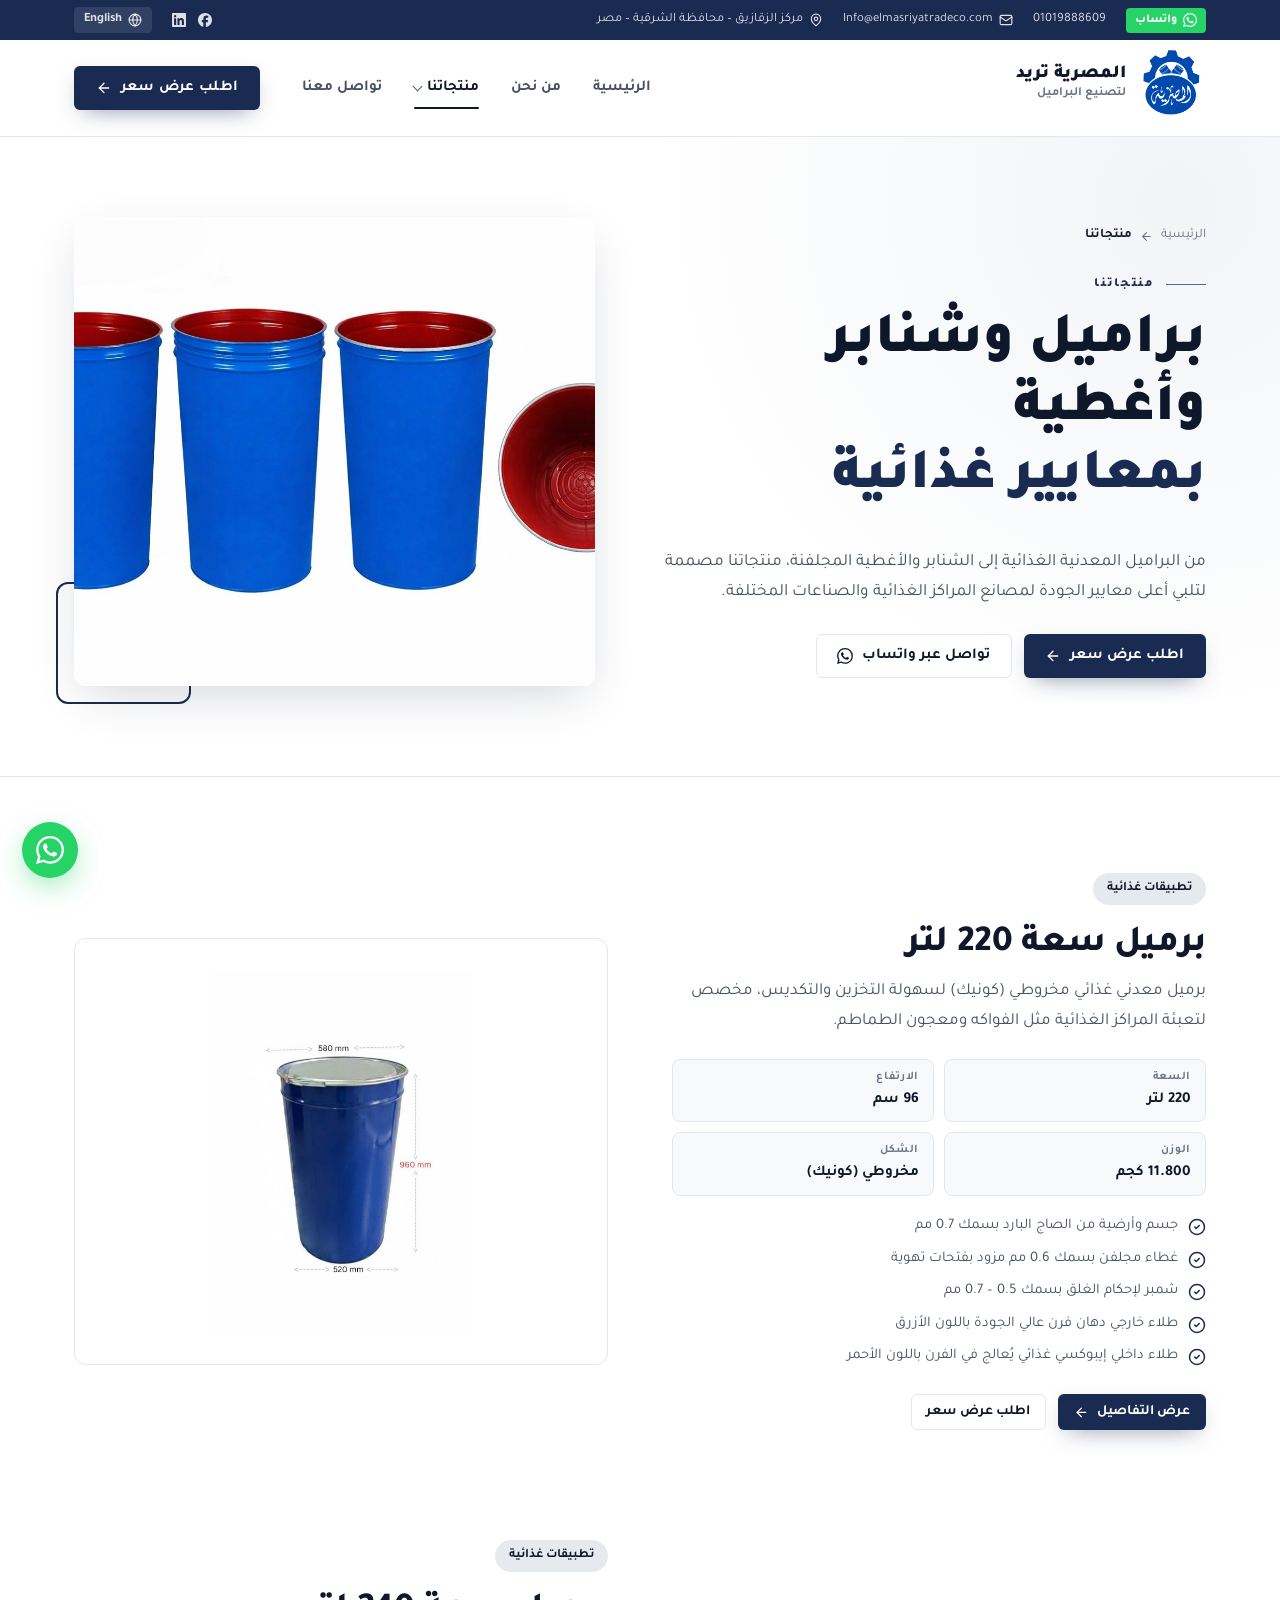
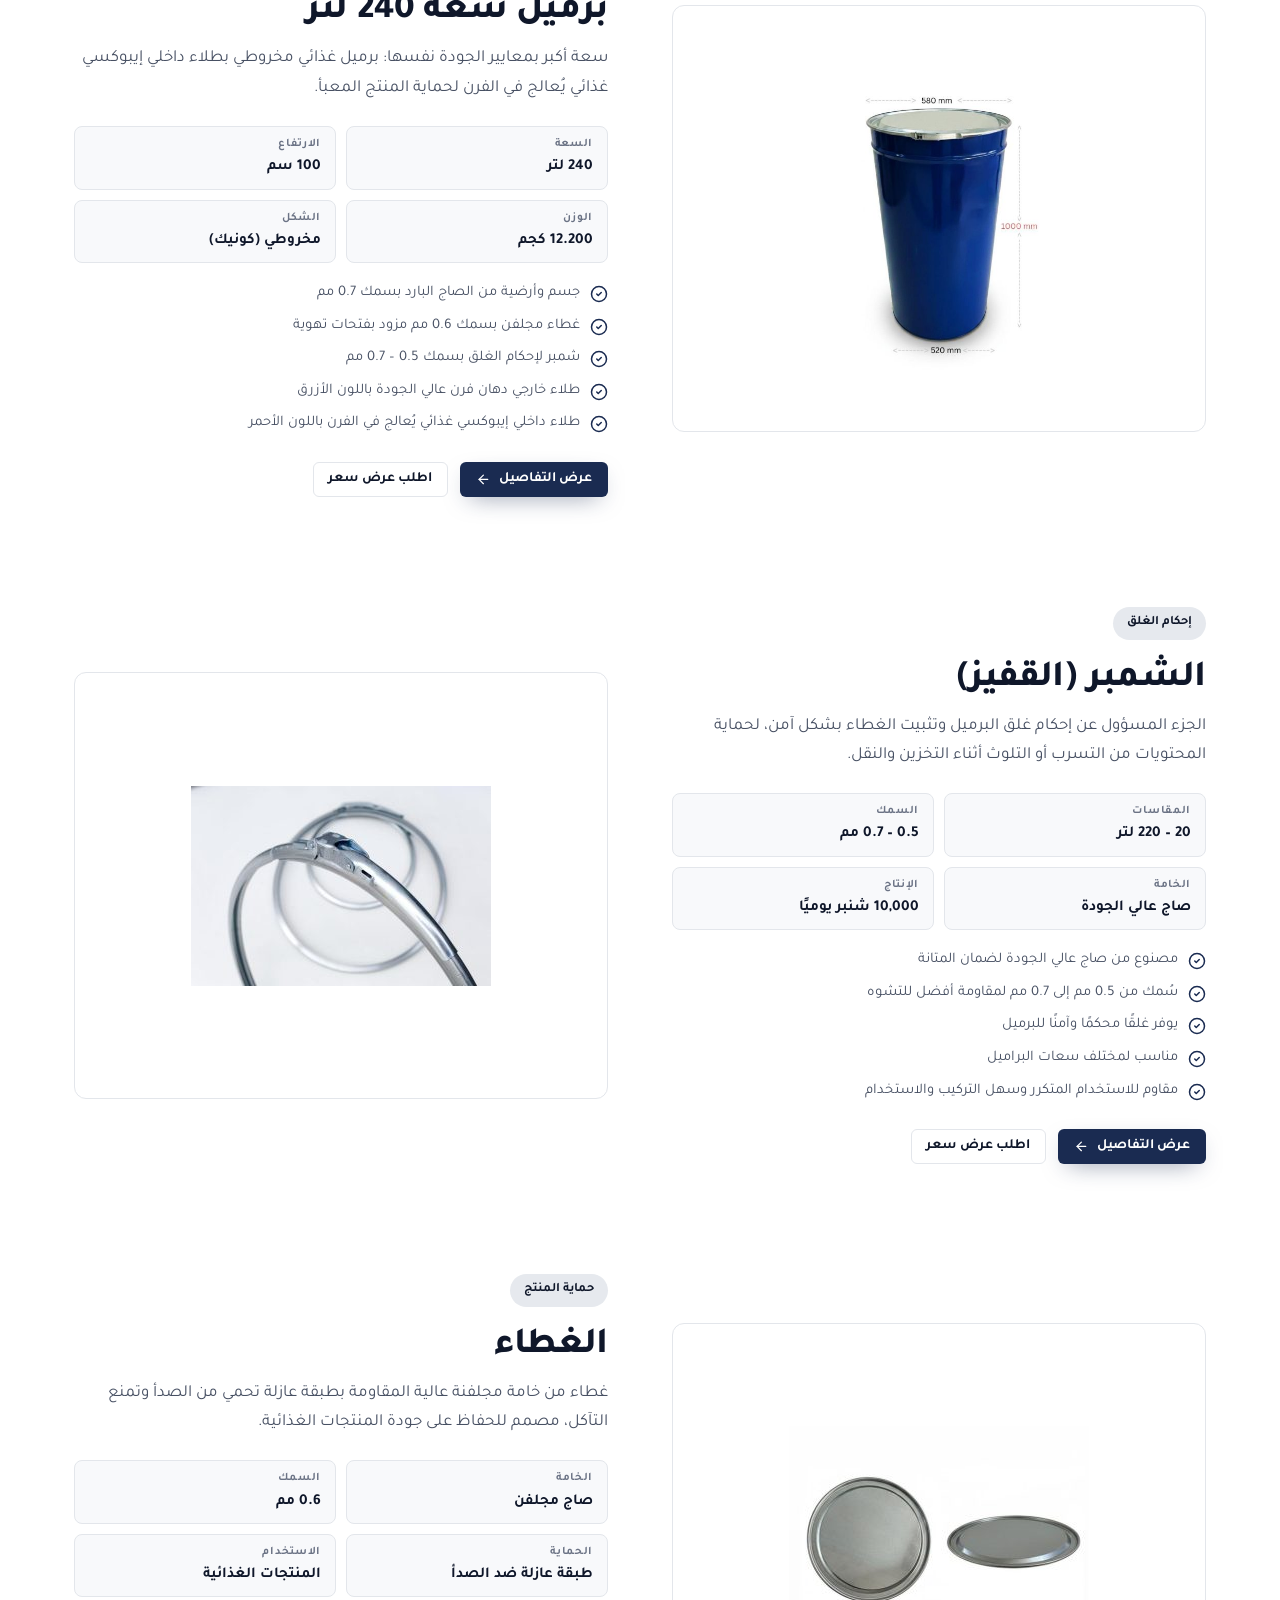
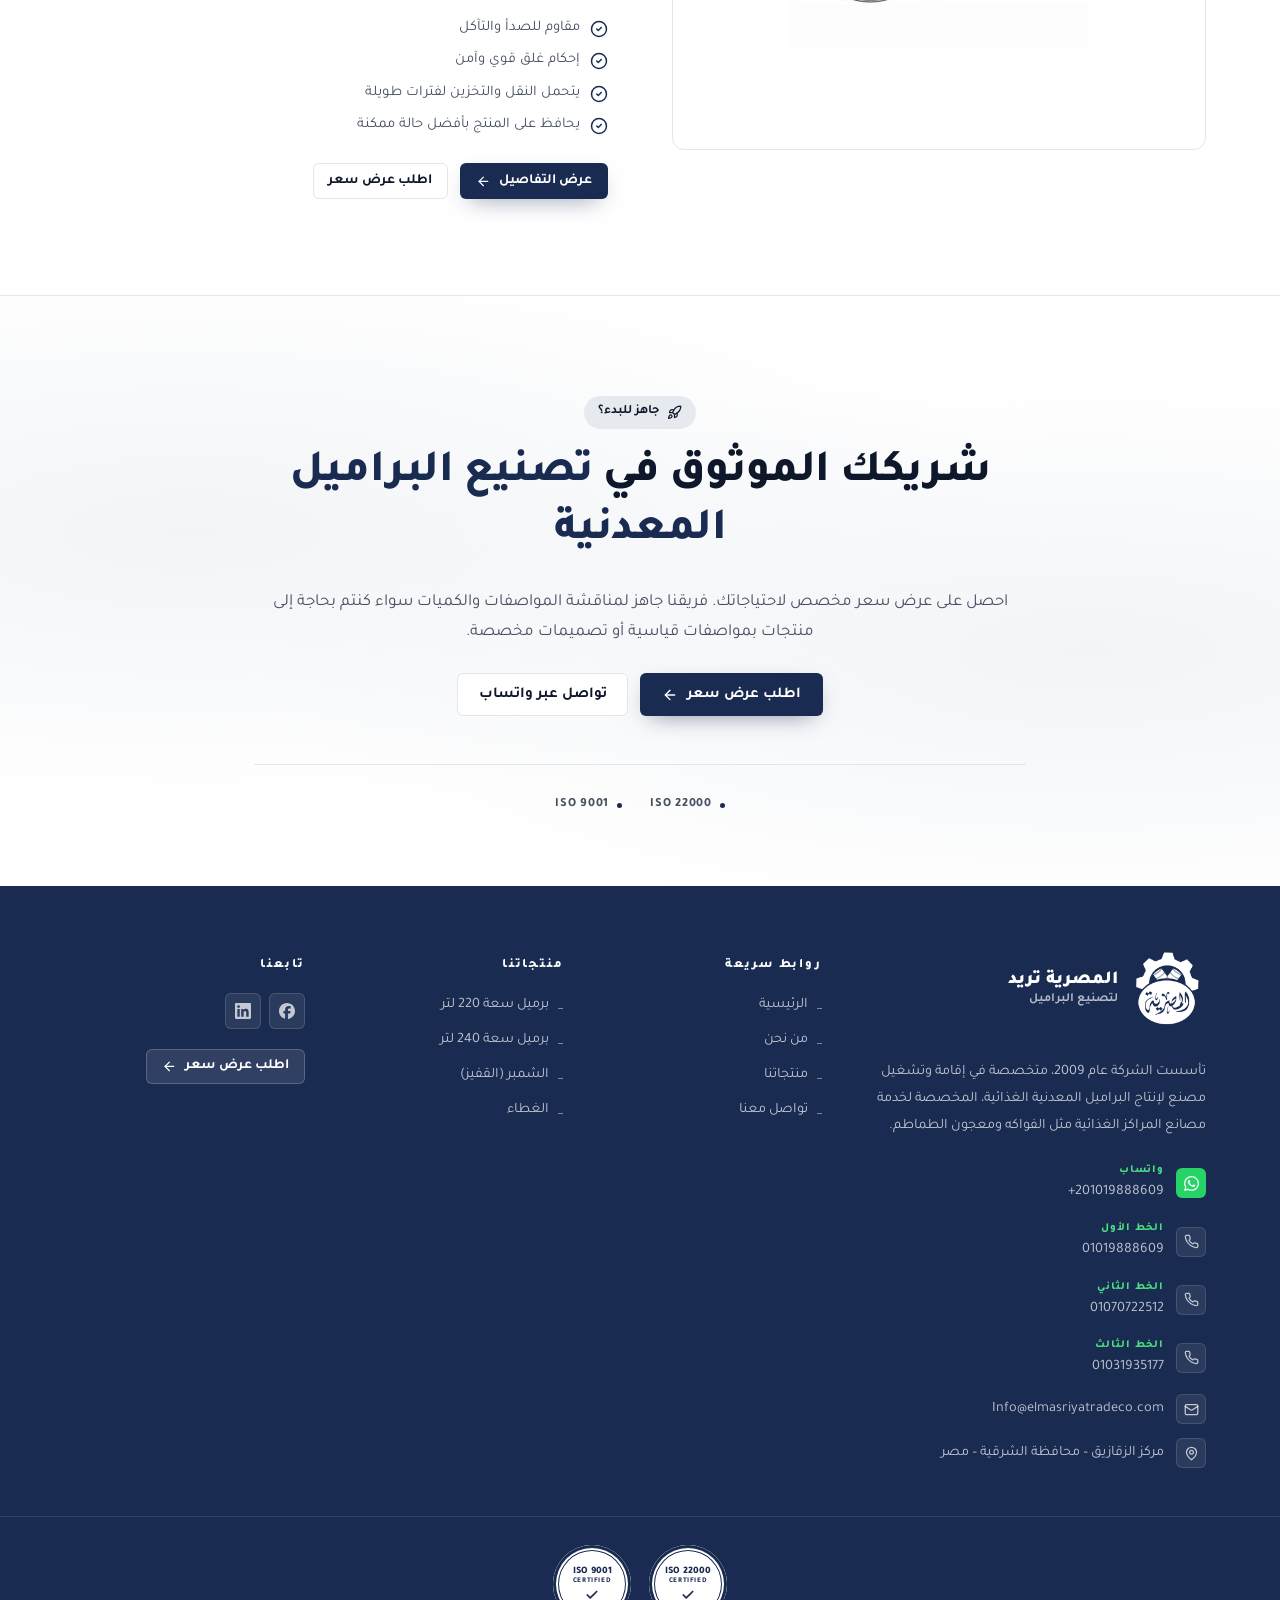
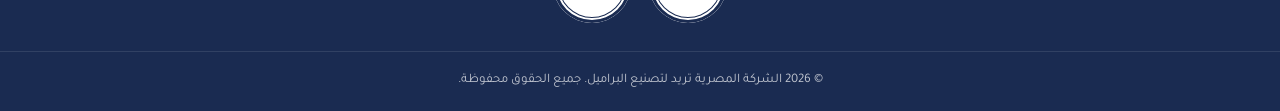
<file: products.html>
<!doctype html>
<html lang="ar" dir="rtl">
<head>
<meta charset="UTF-8">
<meta name="viewport" content="width=device-width, initial-scale=1">
<title>منتجاتنا &#8211; المصرية تريد</title>
<meta name='robots' content='max-image-preview:large' />
<link rel='dns-prefetch' href='//fonts.googleapis.com' />
<meta name="theme-color" content="#1a2b51">
<link rel="icon" href="assets/img/logo.png">
<link rel='stylesheet' id='em-fonts-css' href='https://fonts.googleapis.com/css2?family=Tajawal:wght@300;400;500;700;800;900&#038;display=swap' media='all' />
<link rel='stylesheet' id='em-main-css' href='assets/css/main.css' media='all' />
<style id="em-main-inline-css">
:root{--primary:rgb(26 43 81);--primary-rgb:26 43 81;--green:rgb(31 122 69);--green-rgb:31 122 69;}
/*# sourceURL=em-main-inline-css */
</style>
<link rel="canonical" href="products.html" />
</head>
<body class="wp-singular page-template page-template-templates page-template-products page-template-templatesproducts-php page page-id-6 wp-embed-responsive wp-theme-elmasriya">
<a class="skip-link" href="#main">تخطي إلى المحتوى</a>

<div class="site-top">
		<div class="topbar">
		<div class="container topbar-inner">
			<div class="topbar-start">
									<a class="tb-whatsapp" href="https://wa.me/201019888609" target="_blank" rel="noopener"><svg class="ico" viewBox="0 0 24 24" fill="currentColor" aria-hidden="true"><path d="M17.472 14.382c-.297-.149-1.758-.867-2.03-.967-.273-.099-.471-.148-.67.15-.197.297-.767.966-.94 1.164-.173.199-.347.223-.644.075-.297-.15-1.255-.463-2.39-1.475-.883-.788-1.48-1.761-1.653-2.059-.173-.297-.018-.458.13-.606.134-.133.298-.347.446-.52.149-.174.198-.298.298-.497.099-.198.05-.371-.025-.52-.075-.149-.669-1.612-.916-2.207-.242-.579-.487-.5-.669-.51-.173-.008-.371-.01-.57-.01-.198 0-.52.074-.792.372-.272.297-1.04 1.016-1.04 2.479 0 1.462 1.065 2.875 1.213 3.074.149.198 2.096 3.2 5.077 4.487.709.306 1.262.489 1.694.625.712.227 1.36.195 1.871.118.571-.085 1.758-.719 2.006-1.413.248-.694.248-1.289.173-1.413-.074-.124-.272-.198-.57-.347m-5.421 7.403h-.004a9.87 9.87 0 0 1-5.031-1.378l-.361-.214-3.741.982.998-3.648-.235-.374a9.86 9.86 0 0 1-1.51-5.26c.001-5.45 4.436-9.884 9.888-9.884 2.64 0 5.122 1.03 6.988 2.898a9.825 9.825 0 0 1 2.893 6.994c-.003 5.45-4.437 9.884-9.885 9.884m8.413-18.297A11.815 11.815 0 0 0 12.05 0C5.495 0 .16 5.335.157 11.892c0 2.096.547 4.142 1.588 5.945L.057 24l6.305-1.654a11.882 11.882 0 0 0 5.683 1.448h.005c6.554 0 11.89-5.335 11.893-11.893a11.821 11.821 0 0 0-3.48-8.413Z"/></svg>واتساب</a>
													<a href="tel:01019888609" dir="ltr">01019888609</a>
													<a href="mailto:Info@elmasriyatradeco.com"><svg class="ico" viewBox="0 0 24 24" fill="none" stroke="currentColor" stroke-width="2" stroke-linecap="round" stroke-linejoin="round" aria-hidden="true"><rect width="20" height="16" x="2" y="4" rx="2"/><path d="m22 7-8.97 5.7a1.94 1.94 0 0 1-2.06 0L2 7"/></svg>Info@elmasriyatradeco.com</a>
													<span class="tb-hide-md"><svg class="ico" viewBox="0 0 24 24" fill="none" stroke="currentColor" stroke-width="2" stroke-linecap="round" stroke-linejoin="round" aria-hidden="true"><path d="M20 10c0 6-8 12-8 12s-8-6-8-12a8 8 0 0 1 16 0Z"/><circle cx="12" cy="10" r="3"/></svg>مركز الزقازيق – محافظة الشرقية – مصر</span>
							</div>
			<div class="topbar-end">
				<span class="tb-socials"><a href="https://www.facebook.com/profile.php?id=61586307887075" target="_blank" rel="noopener" aria-label="فيسبوك"><svg class="ico" viewBox="0 0 24 24" fill="currentColor" aria-hidden="true"><path d="M9.101 23.691v-7.98H6.627v-3.667h2.474v-1.58c0-4.085 1.848-5.978 5.858-5.978.401 0 .955.042 1.468.103a8.68 8.68 0 0 1 1.141.195v3.325a8.623 8.623 0 0 0-.653-.036 26.805 26.805 0 0 0-.733-.009c-.707 0-1.259.096-1.675.309a1.686 1.686 0 0 0-.679.622c-.258.42-.374.995-.374 1.752v1.297h3.919l-.386 2.103-.287 1.564h-3.246v8.245C19.396 23.238 24 18.179 24 12.044c0-6.627-5.373-12-12-12s-12 5.373-12 12c0 5.628 3.874 10.35 9.101 11.647Z"/></svg></a><a href="https://www.linkedin.com/in/elmasriya-trade-8787613b3/" target="_blank" rel="noopener" aria-label="لينكد إن"><svg class="ico" viewBox="0 0 24 24" fill="currentColor" aria-hidden="true"><path d="M20.447 20.452h-3.554v-5.569c0-1.328-.027-3.037-1.852-3.037-1.853 0-2.136 1.445-2.136 2.939v5.667H9.351V9h3.414v1.561h.046c.477-.9 1.637-1.85 3.37-1.85 3.601 0 4.267 2.37 4.267 5.455v6.286zM5.337 7.433a2.062 2.062 0 0 1-2.063-2.065 2.064 2.064 0 1 1 2.063 2.065zm1.782 13.019H3.555V9h3.564v11.452zM22.225 0H1.771C.792 0 0 .774 0 1.729v20.542C0 23.227.792 24 1.771 24h20.451C23.2 24 24 23.227 24 22.271V1.729C24 .774 23.2 0 22.222 0h.003z"/></svg></a></span>
									<a class="tb-lang" href="#"><svg class="ico" viewBox="0 0 24 24" fill="none" stroke="currentColor" stroke-width="2" stroke-linecap="round" stroke-linejoin="round" aria-hidden="true"><circle cx="12" cy="12" r="10"/><path d="M12 2a14.5 14.5 0 0 0 0 20 14.5 14.5 0 0 0 0-20"/><path d="M2 12h20"/></svg>English</a>
							</div>
		</div>
	</div>
	
	<header class="site-header" id="site-header">
		<div class="container header-inner">
			<div class="brand-wrap">
				<span class="brand-dark"><a class="brand" href="index.html"><img src="assets/img/logo.png" alt="المصرية تريد" class="brand-logo"><span class="brand-text"><strong>المصرية تريد</strong><small>لتصنيع البراميل</small></span></a></span>
				<span class="brand-light"><a class="brand" href="index.html"><img src="assets/img/logo-white.png" alt="المصرية تريد" class="brand-logo"><span class="brand-text"><strong>المصرية تريد</strong><small>لتصنيع البراميل</small></span></a></span>
			</div>
			<nav class="main-nav" id="main-nav" aria-label="القائمة الرئيسية">
				<ul id="menu-%d8%a7%d9%84%d9%82%d8%a7%d8%a6%d9%85%d8%a9-%d8%a7%d9%84%d8%b1%d8%a6%d9%8a%d8%b3%d9%8a%d8%a9" class="nav-menu"><li id="menu-item-32" class="menu-item menu-item-type-post_type menu-item-object-page menu-item-home menu-item-32"><a href="index.html">الرئيسية</a></li>
<li id="menu-item-33" class="menu-item menu-item-type-post_type menu-item-object-page menu-item-33"><a href="about.html">من نحن</a></li>
<li id="menu-item-34" class="menu-item menu-item-type-post_type menu-item-object-page current-menu-item page_item page-item-6 current_page_item menu-item-has-children menu-item-34"><a href="products.html" aria-current="page">منتجاتنا</a>
<ul class="sub-menu">
	<li id="menu-item-35" class="menu-item menu-item-type-post_type menu-item-object-em_product menu-item-35"><a href="product-barrel-220.html">برميل سعة 220 لتر</a></li>
	<li id="menu-item-36" class="menu-item menu-item-type-post_type menu-item-object-em_product menu-item-36"><a href="product-barrel-240.html">برميل سعة 240 لتر</a></li>
	<li id="menu-item-37" class="menu-item menu-item-type-post_type menu-item-object-em_product menu-item-37"><a href="product-chamber.html">الشمبر (القفيز)</a></li>
	<li id="menu-item-38" class="menu-item menu-item-type-post_type menu-item-object-em_product menu-item-38"><a href="product-lid.html">الغطاء</a></li>
</ul>
</li>
<li id="menu-item-39" class="menu-item menu-item-type-post_type menu-item-object-page menu-item-39"><a href="contact.html">تواصل معنا</a></li>
</ul>				<a class="btn btn-primary nav-cta-mobile" href="contact.html"><span>اطلب عرض سعر</span><svg class="ico" viewBox="0 0 24 24" fill="none" stroke="currentColor" stroke-width="2" stroke-linecap="round" stroke-linejoin="round" aria-hidden="true"><path d="m12 19-7-7 7-7"/><path d="M19 12H5"/></svg></a>			</nav>
			<div class="header-actions">
				<a class="btn btn-primary btn-upper header-cta" href="contact.html"><span>اطلب عرض سعر</span><svg class="ico" viewBox="0 0 24 24" fill="none" stroke="currentColor" stroke-width="2" stroke-linecap="round" stroke-linejoin="round" aria-hidden="true"><path d="m12 19-7-7 7-7"/><path d="M19 12H5"/></svg></a>				<button class="nav-toggle" type="button" aria-controls="main-nav" aria-expanded="false" aria-label="القائمة">
					<svg class="ico i-open" viewBox="0 0 24 24" fill="none" stroke="currentColor" stroke-width="2" stroke-linecap="round" stroke-linejoin="round" aria-hidden="true"><path d="M4 6h16M4 12h16M4 18h16"/></svg><svg class="ico i-close" viewBox="0 0 24 24" fill="none" stroke="currentColor" stroke-width="2" stroke-linecap="round" stroke-linejoin="round" aria-hidden="true"><path d="M18 6 6 18M6 6l12 12"/></svg>				</button>
			</div>
		</div>
	</header>
</div>
<main id="main" class="site-main">

<section class="page-hero-split">
	<div class="container phs-grid">
		<div class="phs-text reveal">
			<nav class="breadcrumb" aria-label="مسار التنقل"><a href="index.html">الرئيسية</a><svg class="ico" viewBox="0 0 24 24" fill="none" stroke="currentColor" stroke-width="2" stroke-linecap="round" stroke-linejoin="round" aria-hidden="true"><path d="m12 19-7-7 7-7"/><path d="M19 12H5"/></svg><span>منتجاتنا</span></nav>			<p class="eyebrow line">منتجاتنا</p>			<h1>براميل وشنابر وأغطية <span class="hl">بمعايير غذائية</span></h1>
			<p class="lead">من البراميل المعدنية الغذائية إلى الشنابر والأغطية المجلفنة، منتجاتنا مصممة لتلبي أعلى معايير الجودة لمصانع المراكز الغذائية والصناعات المختلفة.</p>
			<div class="btn-row">
				<a class="btn btn-primary" href="contact.html"><span>اطلب عرض سعر</span><svg class="ico" viewBox="0 0 24 24" fill="none" stroke="currentColor" stroke-width="2" stroke-linecap="round" stroke-linejoin="round" aria-hidden="true"><path d="m12 19-7-7 7-7"/><path d="M19 12H5"/></svg></a>				<a class="btn btn-outline" href="https://wa.me/201019888609" target="_blank" rel="noopener"><span>تواصل عبر واتساب</span><svg class="ico" viewBox="0 0 24 24" fill="currentColor" aria-hidden="true"><path d="M17.472 14.382c-.297-.149-1.758-.867-2.03-.967-.273-.099-.471-.148-.67.15-.197.297-.767.966-.94 1.164-.173.199-.347.223-.644.075-.297-.15-1.255-.463-2.39-1.475-.883-.788-1.48-1.761-1.653-2.059-.173-.297-.018-.458.13-.606.134-.133.298-.347.446-.52.149-.174.198-.298.298-.497.099-.198.05-.371-.025-.52-.075-.149-.669-1.612-.916-2.207-.242-.579-.487-.5-.669-.51-.173-.008-.371-.01-.57-.01-.198 0-.52.074-.792.372-.272.297-1.04 1.016-1.04 2.479 0 1.462 1.065 2.875 1.213 3.074.149.198 2.096 3.2 5.077 4.487.709.306 1.262.489 1.694.625.712.227 1.36.195 1.871.118.571-.085 1.758-.719 2.006-1.413.248-.694.248-1.289.173-1.413-.074-.124-.272-.198-.57-.347m-5.421 7.403h-.004a9.87 9.87 0 0 1-5.031-1.378l-.361-.214-3.741.982.998-3.648-.235-.374a9.86 9.86 0 0 1-1.51-5.26c.001-5.45 4.436-9.884 9.888-9.884 2.64 0 5.122 1.03 6.988 2.898a9.825 9.825 0 0 1 2.893 6.994c-.003 5.45-4.437 9.884-9.885 9.884m8.413-18.297A11.815 11.815 0 0 0 12.05 0C5.495 0 .16 5.335.157 11.892c0 2.096.547 4.142 1.588 5.945L.057 24l6.305-1.654a11.882 11.882 0 0 0 5.683 1.448h.005c6.554 0 11.89-5.335 11.893-11.893a11.821 11.821 0 0 0-3.48-8.413Z"/></svg></a>			</div>
		</div>
				<div class="phs-media reveal">
			<span class="phs-frame" aria-hidden="true"></span>
			<img src="assets/img/demo/barrels-group.jpg" alt="">		</div>
			</div>
</section>

<section class="section bordered-top product-rows">
	<div class="container">
												<article class="product-row" id="barrel-220">
				<div class="pr-text reveal">
					<span class="pill">تطبيقات غذائية</span>					<h2><a href="product-barrel-220.html">برميل سعة 220 لتر</a></h2>
					<p class="lead">برميل معدني غذائي مخروطي (كونيك) لسهولة التخزين والتكديس، مخصص لتعبئة المراكز الغذائية مثل الفواكه ومعجون الطماطم.</p>
										<div class="spec-grid">
						<div class="spec"><small>السعة</small><b>220 لتر</b></div><div class="spec"><small>الارتفاع</small><b>96 سم</b></div><div class="spec"><small>الوزن</small><b>11.800 كجم</b></div><div class="spec"><small>الشكل</small><b>مخروطي (كونيك)</b></div>					</div>
															<ul class="checklist">
						<li><svg class="ico" viewBox="0 0 24 24" fill="none" stroke="currentColor" stroke-width="2" stroke-linecap="round" stroke-linejoin="round" aria-hidden="true"><circle cx="12" cy="12" r="10"/><path d="m9 12 2 2 4-4"/></svg>جسم وأرضية من الصاج البارد بسمك 0.7 مم</li><li><svg class="ico" viewBox="0 0 24 24" fill="none" stroke="currentColor" stroke-width="2" stroke-linecap="round" stroke-linejoin="round" aria-hidden="true"><circle cx="12" cy="12" r="10"/><path d="m9 12 2 2 4-4"/></svg>غطاء مجلفن بسمك 0.6 مم مزود بفتحات تهوية</li><li><svg class="ico" viewBox="0 0 24 24" fill="none" stroke="currentColor" stroke-width="2" stroke-linecap="round" stroke-linejoin="round" aria-hidden="true"><circle cx="12" cy="12" r="10"/><path d="m9 12 2 2 4-4"/></svg>شمبر لإحكام الغلق بسمك 0.5 – 0.7 مم</li><li><svg class="ico" viewBox="0 0 24 24" fill="none" stroke="currentColor" stroke-width="2" stroke-linecap="round" stroke-linejoin="round" aria-hidden="true"><circle cx="12" cy="12" r="10"/><path d="m9 12 2 2 4-4"/></svg>طلاء خارجي دهان فرن عالي الجودة باللون الأزرق</li><li><svg class="ico" viewBox="0 0 24 24" fill="none" stroke="currentColor" stroke-width="2" stroke-linecap="round" stroke-linejoin="round" aria-hidden="true"><circle cx="12" cy="12" r="10"/><path d="m9 12 2 2 4-4"/></svg>طلاء داخلي إيبوكسي غذائي يُعالج في الفرن باللون الأحمر</li>					</ul>
										<div class="btn-row">
						<a class="btn btn-primary btn-sm" href="product-barrel-220.html"><span>عرض التفاصيل</span><svg class="ico" viewBox="0 0 24 24" fill="none" stroke="currentColor" stroke-width="2" stroke-linecap="round" stroke-linejoin="round" aria-hidden="true"><path d="m12 19-7-7 7-7"/><path d="M19 12H5"/></svg></a>						<a class="btn btn-outline btn-sm" href="contact.html?product=%D8%A8%D8%B1%D9%85%D9%8A%D9%84%20%D8%B3%D8%B9%D8%A9%20220%20%D9%84%D8%AA%D8%B1#quote-form"><span>اطلب عرض سعر</span></a>					</div>
				</div>
				<a class="pr-media reveal" href="product-barrel-220.html"><img width="747" height="1024" src="uploads/2026/11/elmasriya-barrel-220-747x1024.jpg" class=" wp-post-image" alt="" loading="lazy" decoding="async" srcset="uploads/2026/11/elmasriya-barrel-220-747x1024.jpg 747w, uploads/2026/11/elmasriya-barrel-220-219x300.jpg 219w, uploads/2026/11/elmasriya-barrel-220-768x1052.jpg 768w, uploads/2026/11/elmasriya-barrel-220-511x700.jpg 511w, uploads/2026/11/elmasriya-barrel-220.jpg 864w" sizes="auto, (max-width: 747px) 100vw, 747px" /></a>
			</article>
								<article class="product-row is-flipped" id="barrel-240">
				<div class="pr-text reveal">
					<span class="pill">تطبيقات غذائية</span>					<h2><a href="product-barrel-240.html">برميل سعة 240 لتر</a></h2>
					<p class="lead">سعة أكبر بمعايير الجودة نفسها: برميل غذائي مخروطي بطلاء داخلي إيبوكسي غذائي يُعالج في الفرن لحماية المنتج المعبأ.</p>
										<div class="spec-grid">
						<div class="spec"><small>السعة</small><b>240 لتر</b></div><div class="spec"><small>الارتفاع</small><b>100 سم</b></div><div class="spec"><small>الوزن</small><b>12.200 كجم</b></div><div class="spec"><small>الشكل</small><b>مخروطي (كونيك)</b></div>					</div>
															<ul class="checklist">
						<li><svg class="ico" viewBox="0 0 24 24" fill="none" stroke="currentColor" stroke-width="2" stroke-linecap="round" stroke-linejoin="round" aria-hidden="true"><circle cx="12" cy="12" r="10"/><path d="m9 12 2 2 4-4"/></svg>جسم وأرضية من الصاج البارد بسمك 0.7 مم</li><li><svg class="ico" viewBox="0 0 24 24" fill="none" stroke="currentColor" stroke-width="2" stroke-linecap="round" stroke-linejoin="round" aria-hidden="true"><circle cx="12" cy="12" r="10"/><path d="m9 12 2 2 4-4"/></svg>غطاء مجلفن بسمك 0.6 مم مزود بفتحات تهوية</li><li><svg class="ico" viewBox="0 0 24 24" fill="none" stroke="currentColor" stroke-width="2" stroke-linecap="round" stroke-linejoin="round" aria-hidden="true"><circle cx="12" cy="12" r="10"/><path d="m9 12 2 2 4-4"/></svg>شمبر لإحكام الغلق بسمك 0.5 – 0.7 مم</li><li><svg class="ico" viewBox="0 0 24 24" fill="none" stroke="currentColor" stroke-width="2" stroke-linecap="round" stroke-linejoin="round" aria-hidden="true"><circle cx="12" cy="12" r="10"/><path d="m9 12 2 2 4-4"/></svg>طلاء خارجي دهان فرن عالي الجودة باللون الأزرق</li><li><svg class="ico" viewBox="0 0 24 24" fill="none" stroke="currentColor" stroke-width="2" stroke-linecap="round" stroke-linejoin="round" aria-hidden="true"><circle cx="12" cy="12" r="10"/><path d="m9 12 2 2 4-4"/></svg>طلاء داخلي إيبوكسي غذائي يُعالج في الفرن باللون الأحمر</li>					</ul>
										<div class="btn-row">
						<a class="btn btn-primary btn-sm" href="product-barrel-240.html"><span>عرض التفاصيل</span><svg class="ico" viewBox="0 0 24 24" fill="none" stroke="currentColor" stroke-width="2" stroke-linecap="round" stroke-linejoin="round" aria-hidden="true"><path d="m12 19-7-7 7-7"/><path d="M19 12H5"/></svg></a>						<a class="btn btn-outline btn-sm" href="contact.html?product=%D8%A8%D8%B1%D9%85%D9%8A%D9%84%20%D8%B3%D8%B9%D8%A9%20240%20%D9%84%D8%AA%D8%B1#quote-form"><span>اطلب عرض سعر</span></a>					</div>
				</div>
				<a class="pr-media reveal" href="product-barrel-240.html"><img width="747" height="1024" src="uploads/2026/11/elmasriya-barrel-240-747x1024.jpg" class=" wp-post-image" alt="" loading="lazy" decoding="async" srcset="uploads/2026/11/elmasriya-barrel-240-747x1024.jpg 747w, uploads/2026/11/elmasriya-barrel-240-219x300.jpg 219w, uploads/2026/11/elmasriya-barrel-240-768x1052.jpg 768w, uploads/2026/11/elmasriya-barrel-240-511x700.jpg 511w, uploads/2026/11/elmasriya-barrel-240.jpg 864w" sizes="auto, (max-width: 747px) 100vw, 747px" /></a>
			</article>
								<article class="product-row" id="chamber">
				<div class="pr-text reveal">
					<span class="pill">إحكام الغلق</span>					<h2><a href="product-chamber.html">الشمبر (القفيز)</a></h2>
					<p class="lead">الجزء المسؤول عن إحكام غلق البرميل وتثبيت الغطاء بشكل آمن، لحماية المحتويات من التسرب أو التلوث أثناء التخزين والنقل.</p>
										<div class="spec-grid">
						<div class="spec"><small>المقاسات</small><b>20 – 220 لتر</b></div><div class="spec"><small>السمك</small><b>0.5 – 0.7 مم</b></div><div class="spec"><small>الخامة</small><b>صاج عالي الجودة</b></div><div class="spec"><small>الإنتاج</small><b>10,000 شنبر يوميًا</b></div>					</div>
															<ul class="checklist">
						<li><svg class="ico" viewBox="0 0 24 24" fill="none" stroke="currentColor" stroke-width="2" stroke-linecap="round" stroke-linejoin="round" aria-hidden="true"><circle cx="12" cy="12" r="10"/><path d="m9 12 2 2 4-4"/></svg>مصنوع من صاج عالي الجودة لضمان المتانة</li><li><svg class="ico" viewBox="0 0 24 24" fill="none" stroke="currentColor" stroke-width="2" stroke-linecap="round" stroke-linejoin="round" aria-hidden="true"><circle cx="12" cy="12" r="10"/><path d="m9 12 2 2 4-4"/></svg>سُمك من 0.5 مم إلى 0.7 مم لمقاومة أفضل للتشوه</li><li><svg class="ico" viewBox="0 0 24 24" fill="none" stroke="currentColor" stroke-width="2" stroke-linecap="round" stroke-linejoin="round" aria-hidden="true"><circle cx="12" cy="12" r="10"/><path d="m9 12 2 2 4-4"/></svg>يوفر غلقًا محكمًا وآمنًا للبرميل</li><li><svg class="ico" viewBox="0 0 24 24" fill="none" stroke="currentColor" stroke-width="2" stroke-linecap="round" stroke-linejoin="round" aria-hidden="true"><circle cx="12" cy="12" r="10"/><path d="m9 12 2 2 4-4"/></svg>مناسب لمختلف سعات البراميل</li><li><svg class="ico" viewBox="0 0 24 24" fill="none" stroke="currentColor" stroke-width="2" stroke-linecap="round" stroke-linejoin="round" aria-hidden="true"><circle cx="12" cy="12" r="10"/><path d="m9 12 2 2 4-4"/></svg>مقاوم للاستخدام المتكرر وسهل التركيب والاستخدام</li>					</ul>
										<div class="btn-row">
						<a class="btn btn-primary btn-sm" href="product-chamber.html"><span>عرض التفاصيل</span><svg class="ico" viewBox="0 0 24 24" fill="none" stroke="currentColor" stroke-width="2" stroke-linecap="round" stroke-linejoin="round" aria-hidden="true"><path d="m12 19-7-7 7-7"/><path d="M19 12H5"/></svg></a>						<a class="btn btn-outline btn-sm" href="contact.html?product=%D8%A7%D9%84%D8%B4%D9%85%D8%A8%D8%B1%20%28%D8%A7%D9%84%D9%82%D9%81%D9%8A%D8%B2%29#quote-form"><span>اطلب عرض سعر</span></a>					</div>
				</div>
				<a class="pr-media reveal" href="product-chamber.html"><img width="1000" height="667" src="uploads/2026/11/elmasriya-chamber-g4.jpg" class=" wp-post-image" alt="" loading="lazy" decoding="async" srcset="uploads/2026/11/elmasriya-chamber-g4.jpg 1000w, uploads/2026/11/elmasriya-chamber-g4-300x200.jpg 300w, uploads/2026/11/elmasriya-chamber-g4-768x512.jpg 768w, uploads/2026/11/elmasriya-chamber-g4-900x600.jpg 900w" sizes="auto, (max-width: 1000px) 100vw, 1000px" /></a>
			</article>
								<article class="product-row is-flipped" id="lid">
				<div class="pr-text reveal">
					<span class="pill">حماية المنتج</span>					<h2><a href="product-lid.html">الغطاء</a></h2>
					<p class="lead">غطاء من خامة مجلفنة عالية المقاومة بطبقة عازلة تحمي من الصدأ وتمنع التآكل، مصمم للحفاظ على جودة المنتجات الغذائية.</p>
										<div class="spec-grid">
						<div class="spec"><small>الخامة</small><b>صاج مجلفن</b></div><div class="spec"><small>السمك</small><b>0.6 مم</b></div><div class="spec"><small>الحماية</small><b>طبقة عازلة ضد الصدأ</b></div><div class="spec"><small>الاستخدام</small><b>المنتجات الغذائية</b></div>					</div>
															<ul class="checklist">
						<li><svg class="ico" viewBox="0 0 24 24" fill="none" stroke="currentColor" stroke-width="2" stroke-linecap="round" stroke-linejoin="round" aria-hidden="true"><circle cx="12" cy="12" r="10"/><path d="m9 12 2 2 4-4"/></svg>مقاوم للصدأ والتآكل</li><li><svg class="ico" viewBox="0 0 24 24" fill="none" stroke="currentColor" stroke-width="2" stroke-linecap="round" stroke-linejoin="round" aria-hidden="true"><circle cx="12" cy="12" r="10"/><path d="m9 12 2 2 4-4"/></svg>إحكام غلق قوي وآمن</li><li><svg class="ico" viewBox="0 0 24 24" fill="none" stroke="currentColor" stroke-width="2" stroke-linecap="round" stroke-linejoin="round" aria-hidden="true"><circle cx="12" cy="12" r="10"/><path d="m9 12 2 2 4-4"/></svg>يتحمل النقل والتخزين لفترات طويلة</li><li><svg class="ico" viewBox="0 0 24 24" fill="none" stroke="currentColor" stroke-width="2" stroke-linecap="round" stroke-linejoin="round" aria-hidden="true"><circle cx="12" cy="12" r="10"/><path d="m9 12 2 2 4-4"/></svg>يحافظ على المنتج بأفضل حالة ممكنة</li>					</ul>
										<div class="btn-row">
						<a class="btn btn-primary btn-sm" href="product-lid.html"><span>عرض التفاصيل</span><svg class="ico" viewBox="0 0 24 24" fill="none" stroke="currentColor" stroke-width="2" stroke-linecap="round" stroke-linejoin="round" aria-hidden="true"><path d="m12 19-7-7 7-7"/><path d="M19 12H5"/></svg></a>						<a class="btn btn-outline btn-sm" href="contact.html?product=%D8%A7%D9%84%D8%BA%D8%B7%D8%A7%D8%A1#quote-form"><span>اطلب عرض سعر</span></a>					</div>
				</div>
				<a class="pr-media reveal" href="product-lid.html"><img width="1024" height="754" src="uploads/2026/11/elmasriya-lids-thumb-1024x754.jpg" class=" wp-post-image" alt="" loading="lazy" decoding="async" srcset="uploads/2026/11/elmasriya-lids-thumb-1024x754.jpg 1024w, uploads/2026/11/elmasriya-lids-thumb-300x221.jpg 300w, uploads/2026/11/elmasriya-lids-thumb-768x565.jpg 768w, uploads/2026/11/elmasriya-lids-thumb-900x662.jpg 900w, uploads/2026/11/elmasriya-lids-thumb.jpg 1110w" sizes="auto, (max-width: 1024px) 100vw, 1024px" /></a>
			</article>
			</div>
</section>

	<section class="cta-section">
	<div class="container cta-inner reveal">
		<span class="pill"><svg class="ico" viewBox="0 0 24 24" fill="none" stroke="currentColor" stroke-width="2" stroke-linecap="round" stroke-linejoin="round" aria-hidden="true"><path d="M4.5 16.5c-1.5 1.26-2 5-2 5s3.74-.5 5-2c.71-.84.7-2.13-.09-2.91a2.18 2.18 0 0 0-2.91-.09z"/><path d="m12 15-3-3a22 22 0 0 1 2-3.95A12.88 12.88 0 0 1 22 2c0 2.72-.78 7.5-6 11a22.35 22.35 0 0 1-4 2z"/><path d="M9 12H4s.55-3.03 2-4c1.62-1.08 5 0 5 0"/><path d="M12 15v5s3.03-.55 4-2c1.08-1.62 0-5 0-5"/></svg>جاهز للبدء؟</span>		<h2>شريكك الموثوق في <span class="hl">تصنيع البراميل المعدنية</span></h2>
		<p class="lead">احصل على عرض سعر مخصص لاحتياجاتك. فريقنا جاهز لمناقشة المواصفات والكميات سواء كنتم بحاجة إلى منتجات بمواصفات قياسية أو تصميمات مخصصة.</p>		<div class="btn-row center">
			<a class="btn btn-primary" href="contact.html"><span>اطلب عرض سعر</span><svg class="ico" viewBox="0 0 24 24" fill="none" stroke="currentColor" stroke-width="2" stroke-linecap="round" stroke-linejoin="round" aria-hidden="true"><path d="m12 19-7-7 7-7"/><path d="M19 12H5"/></svg></a>			<a class="btn btn-outline" href="https://wa.me/201019888609" target="_blank" rel="noopener"><span>تواصل عبر واتساب</span></a>		</div>
						<ul class="cert-dots">
							<li>ISO 22000</li>							<li>ISO 9001</li>					</ul>
			</div>
</section>

</main>

<footer class="site-footer">
	<div class="container footer-grid">
		<div class="footer-brand">
			<a class="brand" href="index.html"><img src="assets/img/logo-white.png" alt="المصرية تريد" class="brand-logo"><span class="brand-text"><strong>المصرية تريد</strong><small>لتصنيع البراميل</small></span></a>			<p>تأسست الشركة عام 2009، متخصصة في إقامة وتشغيل مصنع لإنتاج البراميل المعدنية الغذائية، المخصصة لخدمة مصانع المراكز الغذائية مثل الفواكه ومعجون الطماطم.</p>
			<ul class="footer-contacts">
								<li><span class="fc-ico is-green"><svg class="ico" viewBox="0 0 24 24" fill="currentColor" aria-hidden="true"><path d="M17.472 14.382c-.297-.149-1.758-.867-2.03-.967-.273-.099-.471-.148-.67.15-.197.297-.767.966-.94 1.164-.173.199-.347.223-.644.075-.297-.15-1.255-.463-2.39-1.475-.883-.788-1.48-1.761-1.653-2.059-.173-.297-.018-.458.13-.606.134-.133.298-.347.446-.52.149-.174.198-.298.298-.497.099-.198.05-.371-.025-.52-.075-.149-.669-1.612-.916-2.207-.242-.579-.487-.5-.669-.51-.173-.008-.371-.01-.57-.01-.198 0-.52.074-.792.372-.272.297-1.04 1.016-1.04 2.479 0 1.462 1.065 2.875 1.213 3.074.149.198 2.096 3.2 5.077 4.487.709.306 1.262.489 1.694.625.712.227 1.36.195 1.871.118.571-.085 1.758-.719 2.006-1.413.248-.694.248-1.289.173-1.413-.074-.124-.272-.198-.57-.347m-5.421 7.403h-.004a9.87 9.87 0 0 1-5.031-1.378l-.361-.214-3.741.982.998-3.648-.235-.374a9.86 9.86 0 0 1-1.51-5.26c.001-5.45 4.436-9.884 9.888-9.884 2.64 0 5.122 1.03 6.988 2.898a9.825 9.825 0 0 1 2.893 6.994c-.003 5.45-4.437 9.884-9.885 9.884m8.413-18.297A11.815 11.815 0 0 0 12.05 0C5.495 0 .16 5.335.157 11.892c0 2.096.547 4.142 1.588 5.945L.057 24l6.305-1.654a11.882 11.882 0 0 0 5.683 1.448h.005c6.554 0 11.89-5.335 11.893-11.893a11.821 11.821 0 0 0-3.48-8.413Z"/></svg></span><div><small>واتساب</small><a href="https://wa.me/201019888609" target="_blank" rel="noopener" dir="ltr">+201019888609</a></div></li>
																	<li><span class="fc-ico"><svg class="ico" viewBox="0 0 24 24" fill="none" stroke="currentColor" stroke-width="2" stroke-linecap="round" stroke-linejoin="round" aria-hidden="true"><path d="M22 16.92v3a2 2 0 0 1-2.18 2 19.79 19.79 0 0 1-8.63-3.07 19.5 19.5 0 0 1-6-6 19.79 19.79 0 0 1-3.07-8.67A2 2 0 0 1 4.11 2h3a2 2 0 0 1 2 1.72 12.84 12.84 0 0 0 .7 2.81 2 2 0 0 1-.45 2.11L8.09 9.91a16 16 0 0 0 6 6l1.27-1.27a2 2 0 0 1 2.11-.45 12.84 12.84 0 0 0 2.81.7A2 2 0 0 1 22 16.92z"/></svg></span><div><small>الخط الأول</small><a href="tel:01019888609" dir="ltr">01019888609</a></div></li>
													<li><span class="fc-ico"><svg class="ico" viewBox="0 0 24 24" fill="none" stroke="currentColor" stroke-width="2" stroke-linecap="round" stroke-linejoin="round" aria-hidden="true"><path d="M22 16.92v3a2 2 0 0 1-2.18 2 19.79 19.79 0 0 1-8.63-3.07 19.5 19.5 0 0 1-6-6 19.79 19.79 0 0 1-3.07-8.67A2 2 0 0 1 4.11 2h3a2 2 0 0 1 2 1.72 12.84 12.84 0 0 0 .7 2.81 2 2 0 0 1-.45 2.11L8.09 9.91a16 16 0 0 0 6 6l1.27-1.27a2 2 0 0 1 2.11-.45 12.84 12.84 0 0 0 2.81.7A2 2 0 0 1 22 16.92z"/></svg></span><div><small>الخط الثاني</small><a href="tel:01070722512" dir="ltr">01070722512</a></div></li>
													<li><span class="fc-ico"><svg class="ico" viewBox="0 0 24 24" fill="none" stroke="currentColor" stroke-width="2" stroke-linecap="round" stroke-linejoin="round" aria-hidden="true"><path d="M22 16.92v3a2 2 0 0 1-2.18 2 19.79 19.79 0 0 1-8.63-3.07 19.5 19.5 0 0 1-6-6 19.79 19.79 0 0 1-3.07-8.67A2 2 0 0 1 4.11 2h3a2 2 0 0 1 2 1.72 12.84 12.84 0 0 0 .7 2.81 2 2 0 0 1-.45 2.11L8.09 9.91a16 16 0 0 0 6 6l1.27-1.27a2 2 0 0 1 2.11-.45 12.84 12.84 0 0 0 2.81.7A2 2 0 0 1 22 16.92z"/></svg></span><div><small>الخط الثالث</small><a href="tel:01031935177" dir="ltr">01031935177</a></div></li>
												<li><span class="fc-ico"><svg class="ico" viewBox="0 0 24 24" fill="none" stroke="currentColor" stroke-width="2" stroke-linecap="round" stroke-linejoin="round" aria-hidden="true"><rect width="20" height="16" x="2" y="4" rx="2"/><path d="m22 7-8.97 5.7a1.94 1.94 0 0 1-2.06 0L2 7"/></svg></span><a href="mailto:Info@elmasriyatradeco.com">Info@elmasriyatradeco.com</a></li>
												<li><span class="fc-ico"><svg class="ico" viewBox="0 0 24 24" fill="none" stroke="currentColor" stroke-width="2" stroke-linecap="round" stroke-linejoin="round" aria-hidden="true"><path d="M20 10c0 6-8 12-8 12s-8-6-8-12a8 8 0 0 1 16 0Z"/><circle cx="12" cy="10" r="3"/></svg></span><span>مركز الزقازيق – محافظة الشرقية – مصر</span></li>
							</ul>
		</div>

		<div class="footer-col">
			<h4>روابط سريعة</h4>
			<ul id="menu-%d8%a7%d9%84%d9%82%d8%a7%d8%a6%d9%85%d8%a9-%d8%a7%d9%84%d8%b1%d8%a6%d9%8a%d8%b3%d9%8a%d8%a9-1" class="footer-links"><li class="menu-item menu-item-type-post_type menu-item-object-page menu-item-home menu-item-32"><a href="index.html">الرئيسية</a></li>
<li class="menu-item menu-item-type-post_type menu-item-object-page menu-item-33"><a href="about.html">من نحن</a></li>
<li class="menu-item menu-item-type-post_type menu-item-object-page current-menu-item page_item page-item-6 current_page_item menu-item-34"><a href="products.html" aria-current="page">منتجاتنا</a></li>
<li class="menu-item menu-item-type-post_type menu-item-object-page menu-item-39"><a href="contact.html">تواصل معنا</a></li>
</ul>		</div>

		<div class="footer-col">
			<h4>منتجاتنا</h4>
			<ul class="footer-links">
								<li><a href="product-barrel-220.html">برميل سعة 220 لتر</a></li>
								<li><a href="product-barrel-240.html">برميل سعة 240 لتر</a></li>
								<li><a href="product-chamber.html">الشمبر (القفيز)</a></li>
								<li><a href="product-lid.html">الغطاء</a></li>
							</ul>
		</div>

		<div class="footer-col">
			<h4>تابعنا</h4>
			<div class="footer-socials"><a href="https://www.facebook.com/profile.php?id=61586307887075" target="_blank" rel="noopener" aria-label="فيسبوك"><svg class="ico" viewBox="0 0 24 24" fill="currentColor" aria-hidden="true"><path d="M9.101 23.691v-7.98H6.627v-3.667h2.474v-1.58c0-4.085 1.848-5.978 5.858-5.978.401 0 .955.042 1.468.103a8.68 8.68 0 0 1 1.141.195v3.325a8.623 8.623 0 0 0-.653-.036 26.805 26.805 0 0 0-.733-.009c-.707 0-1.259.096-1.675.309a1.686 1.686 0 0 0-.679.622c-.258.42-.374.995-.374 1.752v1.297h3.919l-.386 2.103-.287 1.564h-3.246v8.245C19.396 23.238 24 18.179 24 12.044c0-6.627-5.373-12-12-12s-12 5.373-12 12c0 5.628 3.874 10.35 9.101 11.647Z"/></svg></a><a href="https://www.linkedin.com/in/elmasriya-trade-8787613b3/" target="_blank" rel="noopener" aria-label="لينكد إن"><svg class="ico" viewBox="0 0 24 24" fill="currentColor" aria-hidden="true"><path d="M20.447 20.452h-3.554v-5.569c0-1.328-.027-3.037-1.852-3.037-1.853 0-2.136 1.445-2.136 2.939v5.667H9.351V9h3.414v1.561h.046c.477-.9 1.637-1.85 3.37-1.85 3.601 0 4.267 2.37 4.267 5.455v6.286zM5.337 7.433a2.062 2.062 0 0 1-2.063-2.065 2.064 2.064 0 1 1 2.063 2.065zm1.782 13.019H3.555V9h3.564v11.452zM22.225 0H1.771C.792 0 0 .774 0 1.729v20.542C0 23.227.792 24 1.771 24h20.451C23.2 24 24 23.227 24 22.271V1.729C24 .774 23.2 0 22.222 0h.003z"/></svg></a></div>
						<a class="btn btn-light btn-sm" href="contact.html"><span>اطلب عرض سعر</span><svg class="ico" viewBox="0 0 24 24" fill="none" stroke="currentColor" stroke-width="2" stroke-linecap="round" stroke-linejoin="round" aria-hidden="true"><path d="m12 19-7-7 7-7"/><path d="M19 12H5"/></svg></a>		</div>
	</div>

			<div class="footer-certs">
		<div class="container">
											<div class="seal">
											<span class="seal-ring"><strong>ISO 22000</strong><small>CERTIFIED</small><svg class="ico" viewBox="0 0 24 24" fill="none" stroke="currentColor" stroke-width="2" stroke-linecap="round" stroke-linejoin="round" aria-hidden="true"><path d="M20 6 9 17l-5-5"/></svg></span>
									</div>
											<div class="seal">
											<span class="seal-ring"><strong>ISO 9001</strong><small>CERTIFIED</small><svg class="ico" viewBox="0 0 24 24" fill="none" stroke="currentColor" stroke-width="2" stroke-linecap="round" stroke-linejoin="round" aria-hidden="true"><path d="M20 6 9 17l-5-5"/></svg></span>
									</div>
					</div>
	</div>
	
	<div class="footer-bottom">
		<div class="container">
			<p>© 2026 الشركة المصرية تريد لتصنيع البراميل. جميع الحقوق محفوظة.</p>
		</div>
	</div>
</footer>

<a class="float-whatsapp" href="https://wa.me/201019888609" target="_blank" rel="noopener" aria-label="واتساب"><svg class="ico" viewBox="0 0 24 24" fill="currentColor" aria-hidden="true"><path d="M17.472 14.382c-.297-.149-1.758-.867-2.03-.967-.273-.099-.471-.148-.67.15-.197.297-.767.966-.94 1.164-.173.199-.347.223-.644.075-.297-.15-1.255-.463-2.39-1.475-.883-.788-1.48-1.761-1.653-2.059-.173-.297-.018-.458.13-.606.134-.133.298-.347.446-.52.149-.174.198-.298.298-.497.099-.198.05-.371-.025-.52-.075-.149-.669-1.612-.916-2.207-.242-.579-.487-.5-.669-.51-.173-.008-.371-.01-.57-.01-.198 0-.52.074-.792.372-.272.297-1.04 1.016-1.04 2.479 0 1.462 1.065 2.875 1.213 3.074.149.198 2.096 3.2 5.077 4.487.709.306 1.262.489 1.694.625.712.227 1.36.195 1.871.118.571-.085 1.758-.719 2.006-1.413.248-.694.248-1.289.173-1.413-.074-.124-.272-.198-.57-.347m-5.421 7.403h-.004a9.87 9.87 0 0 1-5.031-1.378l-.361-.214-3.741.982.998-3.648-.235-.374a9.86 9.86 0 0 1-1.51-5.26c.001-5.45 4.436-9.884 9.888-9.884 2.64 0 5.122 1.03 6.988 2.898a9.825 9.825 0 0 1 2.893 6.994c-.003 5.45-4.437 9.884-9.885 9.884m8.413-18.297A11.815 11.815 0 0 0 12.05 0C5.495 0 .16 5.335.157 11.892c0 2.096.547 4.142 1.588 5.945L.057 24l6.305-1.654a11.882 11.882 0 0 0 5.683 1.448h.005c6.554 0 11.89-5.335 11.893-11.893a11.821 11.821 0 0 0-3.48-8.413Z"/></svg></a>

<script id="em-main-js" src="assets/js/main.js"></script>

</body>
</html>
</file>
<file: assets/css/main.css>
/* ==========================================================================
   Elmasriya Trade — main stylesheet (RTL first)
   ========================================================================== */

:root {
	--primary: rgb(26 43 81);
	--primary-rgb: 26 43 81;
	--green: rgb(31 122 69);
	--green-rgb: 31 122 69;
	--primary-dark: #0c1631;
	--ink: #0f172a;
	--text: #475063;
	--muted: #6b7385;
	--line: #e3e6eb;
	--grey-50: #f8f9fb;
	--grey-100: #f2f4f7;
	--grey-200: #e6e9ee;
	--white: #fff;
	--wa: #25d366;
	--radius: 8px;
	--radius-lg: 14px;
	--shadow-soft: 0 4px 24px -4px rgb(14 24 52 / .10);
	--shadow-md: 0 8px 32px -8px rgb(14 24 52 / .14);
	--shadow-lg: 0 16px 48px -12px rgb(14 24 52 / .20);
	--container: 1180px;
	--font: "Tajawal", "Segoe UI", Tahoma, sans-serif;
	--ease: cubic-bezier(.2, .7, .2, 1);
}

*, *::before, *::after { box-sizing: border-box; }
html { scroll-behavior: smooth; -webkit-text-size-adjust: 100%; }
body {
	margin: 0;
	font-family: var(--font);
	font-size: 16px;
	line-height: 1.75;
	color: var(--text);
	background: var(--white);
	direction: rtl;
	-webkit-font-smoothing: antialiased;
	overflow-x: hidden;
}
img, video { max-width: 100%; height: auto; display: block; }
a { color: inherit; text-decoration: none; transition: color .2s, background-color .2s, border-color .2s, opacity .2s; }
h1, h2, h3, h4 { color: var(--ink); line-height: 1.3; margin: 0 0 .6em; font-weight: 800; }
h2 { font-size: clamp(1.7rem, 3.2vw, 2.6rem); letter-spacing: -.01em; }
h3 { font-size: 1.15rem; }
.h3 { font-size: 1.35rem; }
p { margin: 0 0 1em; }
ul { margin: 0; padding: 0; list-style: none; }
button, input, select, textarea, optgroup, option { font: inherit; color: inherit; }
.ico { width: 1em; height: 1em; flex: none; }
.container { width: 100%; max-width: var(--container); margin-inline: auto; padding-inline: 24px; }
.skip-link { position: absolute; inset-inline-start: -9999px; top: 8px; z-index: 999; background: var(--primary); color: #fff; padding: 8px 14px; border-radius: 6px; }
.skip-link:focus { inset-inline-start: 8px; }
.hl { color: var(--primary); }
.center { text-align: center; }
.lead { font-size: 1.06rem; color: var(--text); }

/* ---------- Buttons ---------- */
.btn {
	display: inline-flex; align-items: center; justify-content: center; gap: .6em;
	padding: .72em 1.35em; border-radius: 6px; border: 1px solid transparent;
	font-weight: 700; font-size: .95rem; line-height: 1.3; cursor: pointer; white-space: nowrap;
	transition: transform .2s var(--ease), box-shadow .2s, background-color .2s, color .2s, border-color .2s;
}
.btn .ico { width: 1.05em; height: 1.05em; transition: transform .2s var(--ease); }
.btn:hover .ico { transform: translateX(-3px); }
.btn-primary { background: var(--primary); color: #fff; box-shadow: 0 8px 24px -10px rgb(var(--primary-rgb) / .6); }
.btn-primary:hover { background: var(--primary-dark); transform: translateY(-1px); }
.btn-outline { background: #fff; color: var(--ink); border-color: var(--line); }
.btn-outline:hover { border-color: var(--primary); color: var(--primary); }
.btn-soft { background: var(--grey-200); color: var(--ink); border-color: #d5d9e0; border-radius: 12px; }
.btn-soft:hover { background: var(--grey-100); }
.btn-glass { background: rgb(255 255 255 / .1); color: #fff; border-color: rgb(255 255 255 / .35); backdrop-filter: blur(6px); }
.btn-glass:hover { background: rgb(255 255 255 / .2); }
.btn-white { background: #fff; color: var(--green); }
.btn-white:hover { background: #f0fdf4; }
.btn-ghost-white { color: #fff; border-color: rgb(255 255 255 / .6); }
.btn-ghost-white:hover { background: rgb(255 255 255 / .12); }
.btn-light { background: rgb(255 255 255 / .1); color: #fff; border-color: rgb(255 255 255 / .2); }
.btn-light:hover { background: rgb(255 255 255 / .2); }
.btn-sm { padding: .55em 1.05em; font-size: .88rem; }
.btn-lg { padding: .9em 1.6em; font-size: 1rem; }
.btn-block { width: 100%; }
.btn-upper { letter-spacing: .02em; }
.btn-row { display: flex; flex-wrap: wrap; gap: 12px; margin-top: 1.6rem; }
.btn-row.center { justify-content: center; }
.center-row { display: flex; justify-content: center; margin-top: 3rem; }

/* ---------- Small text elements ---------- */
.eyebrow {
	font-size: .78rem; font-weight: 800; letter-spacing: .14em; text-transform: uppercase;
	color: var(--primary); margin: 0 0 .9rem;
}
.eyebrow.line { display: flex; align-items: center; gap: 12px; }
.eyebrow.line::before { content: ""; width: 40px; height: 1px; background: currentColor; opacity: .7; }
.eyebrow.light { color: rgb(255 255 255 / .85); }
.pill {
	display: inline-flex; align-items: center; gap: 8px; padding: 5px 14px; border-radius: 999px;
	background: var(--grey-200); color: var(--ink); font-size: .8rem; font-weight: 700; margin-bottom: 1rem;
}
.pill .ico { width: 15px; height: 15px; }
.subtitle { color: var(--primary); font-weight: 700; margin-top: -.6rem; }
.checklist { display: grid; gap: 9px; margin: 1.2rem 0 0; }
.checklist li { display: flex; gap: 10px; align-items: flex-start; font-size: .92rem; line-height: 1.6; }
.checklist .ico { width: 18px; height: 18px; color: var(--primary); margin-top: 3px; }
.checklist.lg li { font-size: 1rem; }
.prose p, .prose-lg p { margin-bottom: 1em; }
.prose-lg { font-size: 1.05rem; }

/* ---------- Sections ---------- */
.section { padding: 96px 0; }
.section-grey { background: var(--grey-50); }
.bordered-top { border-top: 1px solid var(--line); }
.section-head { margin-bottom: 3rem; }
.section-head.center { text-align: center; max-width: 760px; margin-inline: auto; }
.section-head.center .lead { margin-top: .4rem; }
.section-head.split {
	display: grid; grid-template-columns: 1.4fr 1fr; gap: 32px; align-items: end;
	padding-bottom: 2rem; border-bottom: 1px solid var(--line);
}
.section-head.split h2 { margin: 0; font-size: clamp(1.8rem, 3.4vw, 2.75rem); }
.section-head.split .lead { margin: 0; text-align: end; font-size: .98rem; }

/* ==========================================================================
   Header
   ========================================================================== */
.site-top { position: relative; z-index: 50; }
.site-top.is-overlay { position: absolute; inset-inline: 0; top: 0; }
.topbar { background: var(--primary); color: rgb(255 255 255 / .85); font-size: .8rem; }
.topbar-inner { display: flex; align-items: center; justify-content: space-between; gap: 16px; min-height: 40px; }
.topbar-start, .topbar-end { display: flex; align-items: center; gap: 20px; flex-wrap: wrap; }
.topbar a, .topbar span { display: inline-flex; align-items: center; gap: 6px; }
.topbar a:hover { color: #fff; }
.topbar .ico { width: 14px; height: 14px; }
.tb-whatsapp { background: var(--wa); color: #fff !important; font-weight: 800; padding: 2px 9px; border-radius: 4px; font-size: .75rem; }
.tb-socials { gap: 12px !important; }
.tb-lang { background: rgb(255 255 255 / .1); padding: 2px 10px; border-radius: 4px; font-weight: 700; }

.site-header { position: relative; background: #fff; border-bottom: 1px solid var(--line); transition: background-color .3s, box-shadow .3s, transform .3s; }
.header-inner { display: flex; align-items: center; gap: 28px; min-height: 96px; }
.brand { display: inline-flex; align-items: center; gap: 12px; }
.brand-logo { height: 68px; width: auto; }
.brand-text { display: flex; flex-direction: column; line-height: 1.25; }
.brand-text strong { font-size: 1.15rem; font-weight: 900; color: var(--ink); }
.brand-text small { font-size: .78rem; color: var(--muted); font-weight: 600; }
.brand-light { display: none; }
.main-nav { margin-inline-start: auto; }
.nav-menu { display: flex; align-items: center; gap: 4px; }
.nav-menu > li { position: relative; }
.nav-menu > li > a {
	display: flex; align-items: center; gap: 6px; padding: 10px 14px;
	font-size: .95rem; font-weight: 700; color: var(--text);
}
.nav-menu > li > a:hover, .nav-menu > .current-menu-item > a, .nav-menu > .current-menu-ancestor > a { color: var(--ink); }
.nav-menu > .current-menu-item > a, .nav-menu > .current-menu-ancestor > a { position: relative; }
.nav-menu > .current-menu-item > a::after, .nav-menu > .current-menu-ancestor > a::after {
	content: ""; position: absolute; inset-inline: 14px; bottom: 2px; height: 2px; background: currentColor; border-radius: 2px;
}
.nav-menu .menu-item-has-children > a::before {
	content: ""; order: 2; width: 7px; height: 7px; border: solid currentColor; border-width: 0 1.5px 1.5px 0;
	transform: translateY(-2px) rotate(45deg); opacity: .7;
}
.nav-menu .sub-menu {
	position: absolute; top: 100%; inset-inline-start: 0; min-width: 230px; padding: 8px;
	background: #fff; border: 1px solid var(--line); border-radius: 10px; box-shadow: var(--shadow-lg);
	opacity: 0; visibility: hidden; transform: translateY(8px); transition: all .2s var(--ease); z-index: 20;
}
.nav-menu li:hover > .sub-menu, .nav-menu li:focus-within > .sub-menu { opacity: 1; visibility: visible; transform: none; }
.nav-menu .sub-menu a { display: block; padding: 9px 12px; border-radius: 6px; font-size: .9rem; font-weight: 600; color: var(--text); }
.nav-menu .sub-menu a:hover { background: var(--grey-100); color: var(--ink); }
.header-actions { display: flex; align-items: center; gap: 12px; }
.nav-cta-mobile { display: none !important; }
.nav-toggle { display: none; background: none; border: 1px solid var(--line); border-radius: 8px; width: 44px; height: 44px; align-items: center; justify-content: center; cursor: pointer; color: var(--ink); }
.nav-toggle .ico { width: 22px; height: 22px; }
.nav-toggle .i-close { display: none; }

/* Transparent header over the hero */
.site-top.is-overlay .site-header { background: transparent; border-bottom-color: rgb(255 255 255 / .14); }
.site-top.is-overlay .brand-dark { display: none; }
.site-top.is-overlay .brand-light { display: block; }
.site-top.is-overlay .brand-text strong { color: #fff; }
.site-top.is-overlay .brand-text small { color: rgb(255 255 255 / .75); }
.site-top.is-overlay .nav-menu > li > a { color: rgb(255 255 255 / .85); }
.site-top.is-overlay .nav-menu > li > a:hover, .site-top.is-overlay .nav-menu > .current-menu-item > a { color: #fff; }
.site-top.is-overlay .nav-toggle { color: #fff; border-color: rgb(255 255 255 / .3); }

/* Sticky state */
.site-header.is-stuck {
	position: fixed; top: 0; inset-inline: 0; z-index: 60; background: rgb(255 255 255 / .97) !important;
	border-bottom-color: var(--line) !important; box-shadow: var(--shadow-md); animation: em-slide .35s var(--ease);
}
.site-header.is-stuck .header-inner { min-height: 76px; }
.site-header.is-stuck .brand-logo { height: 54px; }
.site-header.is-stuck .brand-dark { display: block !important; }
.site-header.is-stuck .brand-light { display: none !important; }
.site-header.is-stuck .brand-text strong { color: var(--ink) !important; }
.site-header.is-stuck .brand-text small { color: var(--muted) !important; }
.site-header.is-stuck .nav-menu > li > a { color: var(--text) !important; }
.site-header.is-stuck .nav-menu > li > a:hover { color: var(--ink) !important; }
.site-header.is-stuck .nav-toggle { color: var(--ink) !important; border-color: var(--line) !important; }
@keyframes em-slide { from { transform: translateY(-100%); } to { transform: none; } }
.header-spacer { display: none; }

/* ==========================================================================
   Home hero
   ========================================================================== */
.hero { position: relative; isolation: isolate; color: #fff; padding: 230px 0 0; min-height: clamp(760px, 100vh, 1020px); display: flex; flex-direction: column; justify-content: flex-end; }
.hero-bg { position: absolute; inset: 0; z-index: -1; overflow: hidden; }
.hero-bg img, .hero-bg video { width: 100%; height: 100%; object-fit: cover; }
.hero-bg::after {
	content: ""; position: absolute; inset: 0;
	background:
		linear-gradient(to left, rgb(12 22 49 / .88) 0%, rgb(12 22 49 / .55) 50%, rgb(12 22 49 / .15) 100%),
		linear-gradient(to bottom, rgb(12 22 49 / .35) 0%, transparent 30%, transparent 70%, #fff 100%);
}
.hero-content { padding-bottom: 60px; }
.hero h1 { color: #fff; font-size: clamp(2.4rem, 6vw, 5rem); line-height: 1.12; margin-bottom: 28px; letter-spacing: -.01em; }
.hero h1 span { display: block; }
.hero .h-light { font-weight: 300; font-style: normal; opacity: .95; }
.hero .h-bold { font-weight: 900; }
.hero-text {
	max-width: 560px; font-size: 1.12rem; color: rgb(255 255 255 / .9);
	padding-inline-start: 18px; border-inline-start: 2px solid rgb(255 255 255 / .35);
}
.hero-text strong { color: #fff; border-bottom: 2px solid rgb(255 255 255 / .6); }
.hero .btn-row { margin-top: 2.2rem; }
.hero-stats {
	position: relative; display: grid; grid-template-columns: repeat(var(--n, 3), 1fr);
	background: #fff; border-radius: 12px; box-shadow: var(--shadow-lg); max-width: 900px; margin: 0 auto -1px;
	transform: translateY(0);
}
.hs-item { text-align: center; padding: 34px 20px; color: var(--ink); }
.hs-item + .hs-item { border-inline-start: 1px solid var(--line); }
.hs-ico { display: inline-flex; width: 46px; height: 46px; border-radius: 50%; background: var(--grey-100); align-items: center; justify-content: center; margin-bottom: 12px; }
.hs-ico .ico { width: 20px; height: 20px; color: var(--ink); }
.hs-item strong { display: block; font-size: clamp(1.6rem, 3vw, 2.3rem); font-weight: 900; color: var(--primary); line-height: 1.2; }
.hs-item small { display: block; font-size: .78rem; font-weight: 700; letter-spacing: .12em; color: var(--muted); margin-top: 6px; }

/* ---------- Certifications strip ---------- */
.certs-strip { border-top: 1px solid var(--line); border-bottom: 1px solid var(--line); padding: 26px 0; background: #fff; }
.certs-strip .eyebrow { color: var(--ink); font-size: .72rem; margin-bottom: 14px; }
.certs-row { display: flex; flex-wrap: wrap; gap: 18px 48px; align-items: center; }
.cert-item { display: flex; align-items: center; gap: 10px; }
.cert-logo {
	display: inline-flex; align-items: center; justify-content: center; width: 40px; height: 40px; border-radius: 4px;
	background: #dc2626; color: #fff; font-weight: 900; font-size: .7rem; letter-spacing: .02em; overflow: hidden;
}
.cert-logo img { width: 100%; height: 100%; object-fit: contain; background: #fff; }
.cert-item strong { display: block; font-size: .85rem; color: var(--ink); line-height: 1.3; }
.cert-item small { display: block; font-size: .75rem; color: var(--muted); line-height: 1.3; }

/* ---------- Product cards ---------- */
.product-grid { display: grid; grid-template-columns: repeat(2, 1fr); gap: 28px; margin-top: 3rem; }
.product-grid.cols-3 { grid-template-columns: repeat(3, 1fr); margin-top: 0; }
.product-card { border: 1px solid var(--line); border-radius: var(--radius-lg); padding: 22px; background: #fff; display: flex; flex-direction: column; transition: box-shadow .3s, transform .3s var(--ease); }
.product-card:hover { box-shadow: var(--shadow-lg); transform: translateY(-4px); }
.pc-media { position: relative; display: block; background: #fafafa; border-radius: 12px; aspect-ratio: 4 / 3; overflow: hidden; }
.pc-media img { width: 100%; height: 100%; object-fit: contain; padding: 18px 18px 70px; mix-blend-mode: multiply; transition: transform .5s var(--ease); }
.product-card:hover .pc-media img { transform: scale(1.04); }
.pc-chips { position: absolute; inset-inline: 12px; bottom: 12px; display: grid; grid-template-columns: repeat(3, 1fr); gap: 6px; }
.pc-chips span { background: #fff; border: 1px solid var(--line); border-radius: 6px; padding: 5px 9px; line-height: 1.35; min-width: 0; }
.pc-chips small { display: block; font-size: .68rem; color: var(--muted); }
.pc-chips b { display: block; font-size: .76rem; color: var(--ink); white-space: nowrap; overflow: hidden; text-overflow: ellipsis; }
.pc-body { padding: 22px 4px 4px; display: flex; flex-direction: column; flex: 1; }
.pc-cat { font-size: .8rem; font-weight: 700; color: var(--primary); margin-bottom: 4px; }
.pc-body h3 { font-size: 1.4rem; margin-bottom: 10px; }
.pc-body h3 a:hover { color: var(--primary); }
.pc-desc { font-size: .95rem; margin-bottom: 0; }
.pc-body .btn-row { margin-top: auto; padding-top: 22px; }

/* ---------- Split media (image + text) ---------- */
.split-media { display: grid; grid-template-columns: 1fr 1fr; gap: 64px; align-items: center; }
.sm-media { position: relative; }
.sm-media img { width: 100%; aspect-ratio: 5 / 4; object-fit: cover; border-radius: var(--radius-lg); box-shadow: var(--shadow-lg); }
.sm-badge {
	position: absolute; bottom: -22px; inset-inline-end: -16px; background: var(--primary); color: #fff;
	border-radius: 10px; padding: 14px 20px; box-shadow: var(--shadow-navy, var(--shadow-lg)); line-height: 1.3;
}
.sm-badge strong { display: block; font-size: 1.5rem; font-weight: 900; }
.sm-badge small { font-size: .8rem; opacity: .85; }
.sm-text h2 { font-size: clamp(1.6rem, 2.8vw, 2.3rem); }
.sm-text .btn { margin-top: 1.6rem; }

/* ---------- Icon cards ---------- */
.card-grid { display: grid; gap: 20px; }
.card-grid.cols-2 { grid-template-columns: repeat(2, 1fr); }
.card-grid.cols-3 { grid-template-columns: repeat(3, 1fr); }
.card-grid.cols-5 { grid-template-columns: repeat(5, 1fr); }
.card-grid.narrow { max-width: 900px; margin-inline: auto; }
.icon-card { background: #fff; border: 1px solid var(--line); border-radius: 10px; padding: 26px 24px 30px; transition: box-shadow .3s, transform .3s var(--ease), border-color .3s; }
.icon-card:hover { box-shadow: var(--shadow-md); transform: translateY(-3px); border-color: transparent; }
.ic-ico { display: inline-flex; width: 38px; height: 38px; border-radius: 6px; background: var(--grey-200); align-items: center; justify-content: center; margin-bottom: 18px; color: var(--ink); }
.ic-ico .ico { width: 19px; height: 19px; }
.icon-card h3 { font-size: 1.02rem; margin-bottom: 8px; }
.icon-card p { font-size: .88rem; margin: 0; }

/* ---------- Green band (vision) ---------- */
.green-band {
	background: linear-gradient(120deg, rgb(var(--green-rgb)) 0%, rgb(var(--green-rgb) / .85) 55%, rgb(var(--green-rgb)) 100%), var(--green);
	color: rgb(255 255 255 / .9); padding: 80px 0; position: relative; overflow: hidden;
}
.green-band::before { content: ""; position: absolute; inset: 0; background: radial-gradient(circle at 15% 20%, rgb(255 255 255 / .12), transparent 45%); pointer-events: none; }
.gb-inner { position: relative; display: grid; grid-template-columns: 1.1fr 1fr; gap: 56px; align-items: center; }
.green-band .pill { background: rgb(255 255 255 / .14); color: #fff; border: 1px solid rgb(255 255 255 / .25); }
.green-band h2 { color: #fff; font-size: clamp(1.8rem, 3.4vw, 2.7rem); }
.green-band h2 .hl { color: #86efac; }
.green-band p { font-size: 1.02rem; line-height: 1.9; }
.gb-checks { display: grid; grid-template-columns: repeat(2, 1fr); gap: 14px; }
.gb-check { display: flex; align-items: center; gap: 12px; padding: 20px 18px; border-radius: 10px; background: rgb(255 255 255 / .08); border: 1px solid rgb(255 255 255 / .18); color: #fff; font-weight: 700; font-size: .95rem; }
.gb-check span { flex: none; display: inline-flex; width: 34px; height: 34px; border-radius: 50%; background: rgb(255 255 255 / .16); align-items: center; justify-content: center; }
.gb-check .ico { width: 18px; height: 18px; }

/* ---------- Works gallery ---------- */
.works-grid { display: grid; grid-template-columns: repeat(3, 1fr); gap: 18px; }
.work-item { position: relative; display: block; aspect-ratio: 1; border-radius: 12px; overflow: hidden; background: #fff; border: 1px solid var(--line); }
.work-item img { width: 100%; height: 100%; object-fit: contain; padding: 14px; transition: transform .6s var(--ease); }
.work-item:hover img { transform: scale(1.06); }
.work-zoom { position: absolute; inset: 0; display: flex; align-items: center; justify-content: center; background: rgb(var(--primary-rgb) / .45); color: #fff; opacity: 0; transition: opacity .3s; }
.work-zoom .ico { width: 34px; height: 34px; }
.work-item:hover .work-zoom { opacity: 1; }

/* ---------- CTA ---------- */
.cta-section {
	padding: 100px 0 70px; text-align: center; border-top: 1px solid var(--line);
	background: radial-gradient(ellipse at 15% 40%, var(--grey-100), transparent 55%), radial-gradient(ellipse at 85% 60%, var(--grey-100), transparent 55%), #fff;
}
.cta-inner { max-width: 820px; }
.cta-section h2 { font-size: clamp(1.8rem, 3.6vw, 2.8rem); }
.cert-dots { display: flex; flex-wrap: wrap; justify-content: center; gap: 10px 28px; margin-top: 3rem; padding-top: 1.8rem; border-top: 1px solid var(--line); }
.cert-dots li { display: flex; align-items: center; gap: 8px; font-size: .78rem; font-weight: 800; letter-spacing: .06em; color: var(--text); }
.cert-dots li::before { content: ""; width: 5px; height: 5px; border-radius: 50%; background: var(--primary); }

/* ==========================================================================
   Inner page heroes
   ========================================================================== */
.breadcrumb { display: flex; align-items: center; flex-wrap: wrap; gap: 8px; font-size: .82rem; color: var(--muted); margin-bottom: 1.6rem; }
.breadcrumb .ico { width: 13px; height: 13px; }
.breadcrumb span { color: var(--ink); font-weight: 700; }
.breadcrumb a:hover { color: var(--primary); }
.page-hero-split { padding: 80px 0 90px; background: radial-gradient(circle at 92% 10%, var(--grey-100), transparent 40%); }
.phs-grid { display: grid; grid-template-columns: 1.05fr 1fr; gap: 64px; align-items: center; }
.page-hero-split h1 { font-size: clamp(2.1rem, 4.6vw, 3.6rem); line-height: 1.18; font-weight: 900; }
.page-hero-split h1 .hl { display: block; }
.page-hero-split .lead { max-width: 560px; font-size: 1.08rem; }
.inline-stats { display: flex; flex-wrap: wrap; gap: 44px; margin-top: 2.2rem; padding-top: 1.8rem; border-top: 1px solid var(--line); }
.inline-stats strong { display: block; font-size: 1.9rem; font-weight: 900; color: var(--ink); line-height: 1.2; }
.inline-stats small { display: block; font-size: .74rem; font-weight: 700; letter-spacing: .12em; color: var(--muted); margin-top: 4px; }
.inline-stats.light { border-top-color: rgb(255 255 255 / .2); }
.inline-stats.light strong { color: #fff; }
.inline-stats.light small { color: rgb(255 255 255 / .7); }
.phs-media { position: relative; }
.phs-media img { position: relative; z-index: 1; width: 100%; aspect-ratio: 10 / 9; object-fit: cover; border-radius: 12px; box-shadow: var(--shadow-lg); }
.phs-frame { position: absolute; z-index: 0; width: 26%; height: 26%; bottom: -18px; inset-inline-end: -18px; border: 2px solid var(--primary); border-radius: 12px; }
.page-hero-simple { padding: 70px 0 50px; background: radial-gradient(circle at 90% 0%, var(--grey-100), transparent 45%); border-bottom: 1px solid var(--line); }
.page-hero-simple h1 { font-size: clamp(2rem, 4vw, 3rem); margin: 0; }
.page-hero-simple .meta { color: var(--muted); margin: .4rem 0 0; }

/* ---------- About ---------- */
.story-grid { display: grid; grid-template-columns: 1fr 1fr; gap: 56px; align-items: center; }
.stat-cards { display: grid; grid-template-columns: repeat(2, 1fr); gap: 18px; }
.stat-card { border: 1px solid var(--line); border-radius: 10px; padding: 26px 16px; text-align: center; background: #fff; transition: box-shadow .3s; }
.stat-card:hover { box-shadow: var(--shadow-md); }
.stat-card .ico { width: 26px; height: 26px; color: var(--ink); margin: 0 auto 10px; }
.stat-card strong { display: block; font-size: 1.7rem; font-weight: 800; color: var(--ink); line-height: 1.25; }
.stat-card small { font-size: .85rem; color: var(--muted); }
.photo-card { position: relative; border-radius: 12px; overflow: hidden; aspect-ratio: 4 / 3.3; box-shadow: var(--shadow-md); background: var(--primary); }
.photo-card img { width: 100%; height: 100%; object-fit: cover; transition: transform .6s var(--ease); }
.photo-card:hover img { transform: scale(1.05); }
.photo-card::after { content: ""; position: absolute; inset: 0; background: linear-gradient(to top, rgb(12 22 49 / .92) 0%, rgb(12 22 49 / .2) 55%, transparent 75%); }
.photo-card-body { position: absolute; z-index: 1; inset-inline: 0; bottom: 0; padding: 22px; color: rgb(255 255 255 / .85); }
.photo-card-body h3 { display: flex; align-items: center; gap: 10px; color: #fff; font-size: 1.2rem; margin-bottom: 4px; }
.photo-card-body h3 span { display: inline-flex; width: 32px; height: 32px; border-radius: 6px; background: rgb(255 255 255 / .18); align-items: center; justify-content: center; }
.photo-card-body h3 .ico { width: 17px; height: 17px; }
.photo-card-body p { margin: 0; font-size: .86rem; }
.quote-grid { display: grid; grid-template-columns: 340px 1fr; gap: 48px; align-items: start; max-width: 1000px; }
.quote-card { margin: 0; border: 1px solid var(--line); border-radius: 10px; padding: 8px 8px 18px; text-align: center; background: #fff; }
.quote-card img { width: 100%; aspect-ratio: 3 / 4; object-fit: cover; border-radius: 6px; margin-bottom: 14px; }
.quote-card strong { display: block; color: var(--ink); font-size: 1.05rem; }
.quote-card small { color: var(--primary); font-weight: 700; }
.quote-text blockquote { margin: 0 0 1.2rem; padding-inline-start: 18px; border-inline-start: 3px solid var(--primary); font-size: 1.12rem; font-style: italic; color: var(--text); line-height: 1.85; }
.value-card { border: 1px solid var(--line); border-radius: 8px; padding: 24px 18px; text-align: center; background: #fff; transition: box-shadow .3s, transform .3s var(--ease); }
.value-card:hover { box-shadow: var(--shadow-md); transform: translateY(-3px); }
.value-card .ic-ico { width: 44px; height: 44px; border-radius: 8px; }
.value-card h3 { font-size: 1.1rem; margin-bottom: 6px; }
.value-card p { font-size: .84rem; margin: 0; line-height: 1.65; }
.cert-card { display: flex; gap: 18px; align-items: flex-start; background: #fff; border: 1px solid var(--line); border-radius: 12px; padding: 26px; }
.cert-seal { flex: none; display: inline-flex; width: 58px; height: 58px; border-radius: 50%; background: var(--primary); color: #fff; align-items: center; justify-content: center; box-shadow: 0 0 0 5px rgb(var(--primary-rgb) / .12); }
.cert-seal .ico { width: 26px; height: 26px; }
.cert-card h3 { font-size: 1.25rem; margin-bottom: 4px; direction: ltr; text-align: right; }
.cert-card p { margin: 0; font-size: .92rem; }

/* ---------- Products page ---------- */
.product-rows .container { display: grid; gap: 110px; }
.product-row { display: grid; grid-template-columns: 1fr 1fr; gap: 64px; align-items: center; scroll-margin-top: 100px; }
.product-row.is-flipped .pr-text { order: 2; }
.pr-text h2 { font-size: clamp(1.7rem, 3vw, 2.3rem); margin-bottom: .5rem; }
.pr-text h2 a:hover { color: var(--primary); }
.pr-media { display: flex; align-items: center; justify-content: center; border: 1px solid var(--line); border-radius: 12px; background: #fff; aspect-ratio: 4 / 3.2; padding: 32px; transition: box-shadow .3s; }
.pr-media:hover { box-shadow: var(--shadow-lg); }
.pr-media img { max-height: 100%; width: auto; object-fit: contain; }
.spec-grid { display: grid; grid-template-columns: repeat(2, 1fr); gap: 10px; margin-top: 1.4rem; }
.spec { background: var(--grey-50); border: 1px solid var(--line); border-radius: 8px; padding: 10px 14px; line-height: 1.4; }
.spec small { display: block; font-size: .72rem; font-weight: 700; letter-spacing: .06em; color: var(--muted); margin-bottom: 3px; }
.spec b { color: var(--ink); font-size: .95rem; }

/* ---------- Single product ---------- */
.product-hero h1 { font-size: clamp(2rem, 4vw, 3.1rem); }
.product-gallery { display: grid; gap: 12px; }
.pg-main { display: flex; align-items: center; justify-content: center; border: 1px solid var(--line); border-radius: 14px; background: #fff; aspect-ratio: 1; padding: 24px; overflow: hidden; }
.pg-main img { max-height: 100%; width: auto; object-fit: contain; transition: opacity .25s; }
.pg-thumbs { display: grid; grid-template-columns: repeat(auto-fill, minmax(72px, 1fr)); gap: 10px; }
.pg-thumb { border: 2px solid var(--line); border-radius: 8px; padding: 0; background: #fff; cursor: pointer; aspect-ratio: 1; overflow: hidden; transition: border-color .2s; }
.pg-thumb img { width: 100%; height: 100%; object-fit: cover; }
.pg-thumb.is-active, .pg-thumb:hover { border-color: var(--primary); }
.product-detail-grid { display: grid; grid-template-columns: 1.1fr 1fr; gap: 56px; align-items: start; }
.product-detail-grid .h3 { margin-top: 0; }
.product-detail-grid .checklist + .h3, .product-detail-grid .prose + .h3 { margin-top: 2.2rem; }
.detail-tables { display: grid; gap: 22px; }
.detail-table { border: 1px solid var(--line); border-radius: 12px; overflow: hidden; background: #fff; }
.detail-table h3 { margin: 0; padding: 14px 20px; background: var(--primary); color: #fff; font-size: 1rem; }
.detail-table dl { margin: 0; }
.detail-table dl > div { display: grid; grid-template-columns: 130px 1fr; gap: 12px; padding: 12px 20px; border-top: 1px solid var(--line); font-size: .93rem; }
.detail-table dl > div:first-child { border-top: 0; }
.detail-table dl > div:nth-child(even) { background: var(--grey-50); }
.detail-table dt { font-weight: 800; color: var(--ink); }
.detail-table dd { margin: 0; }

/* ---------- Contact ---------- */
.contact-hero { position: relative; isolation: isolate; color: #fff; padding: 90px 0 80px; overflow: hidden; }
.ch-bg { position: absolute; inset: 0; z-index: -1; }
.ch-bg img { width: 100%; height: 100%; object-fit: cover; }
.ch-bg::after { content: ""; position: absolute; inset: 0; background: linear-gradient(to left, rgb(12 22 49 / .92), rgb(12 22 49 / .72) 60%, rgb(12 22 49 / .55)); }
.contact-hero .breadcrumb { color: rgb(255 255 255 / .7); }
.contact-hero .breadcrumb span { color: #fff; }
.contact-hero h1 { color: #fff; font-size: clamp(2.4rem, 5vw, 3.8rem); font-weight: 900; }
.contact-hero h1 .hl { color: rgb(255 255 255 / .5); }
.contact-hero .lead { color: rgb(255 255 255 / .85); max-width: 640px; }
.contact-grid { display: grid; grid-template-columns: 5fr 7fr; gap: 40px; align-items: start; }
.contact-side { display: grid; gap: 20px; }
.info-card, .form-card { border: 1px solid var(--line); border-radius: 14px; background: #fff; }
.info-card { padding: 26px; }
.info-head { display: flex; gap: 14px; align-items: flex-start; padding-bottom: 18px; margin-bottom: 18px; border-bottom: 1px solid var(--line); }
.info-head h3 { margin: 0; font-size: 1rem; letter-spacing: .06em; }
.info-head p { margin: 0; font-size: .85rem; color: var(--muted); }
.info-ico { flex: none; display: inline-flex; width: 40px; height: 40px; border-radius: 8px; background: var(--grey-100); align-items: center; justify-content: center; color: var(--ink); }
.info-ico .ico { width: 19px; height: 19px; }
.info-ico.sm { width: 34px; height: 34px; }
.info-ico.sm .ico { width: 16px; height: 16px; }
.info-ico.is-green, .fc-ico.is-green { background: #dcfce7; color: #16a34a; }
.info-list { display: grid; gap: 16px; }
.info-list li { display: flex; gap: 12px; align-items: flex-start; }
.info-list small { display: block; font-size: .72rem; font-weight: 800; letter-spacing: .08em; color: var(--muted); }
.info-list a, .info-list b { font-weight: 800; color: var(--ink); font-size: .98rem; }
.info-list a:hover { color: var(--primary); }
.info-note { margin: 18px 0 0; padding-top: 14px; border-top: 1px dashed var(--line); font-size: .85rem; color: var(--muted); }
.map-card { position: relative; border: 1px solid var(--line); border-radius: 14px; overflow: hidden; background: var(--grey-100); }
.map-card iframe { display: block; width: 100%; height: 260px; border: 0; }
.map-link { display: flex; align-items: center; justify-content: center; gap: 8px; padding: 12px; font-weight: 700; font-size: .9rem; color: var(--ink); border-top: 1px solid var(--line); background: #fff; }
.map-link:hover { color: var(--primary); }
.form-card { padding: 34px; scroll-margin-top: 110px; }
.form-card h2 { font-size: 1.7rem; margin-bottom: .4rem; }
.form-intro { font-size: .9rem; color: var(--muted); padding-bottom: 20px; margin-bottom: 24px; border-bottom: 1px solid var(--line); }
.form-grid { display: grid; grid-template-columns: 1fr 1fr; gap: 18px; margin-bottom: 22px; }
.form-grid label { display: flex; flex-direction: column; gap: 7px; font-size: .88rem; font-weight: 700; color: var(--ink); }
.form-grid .full { grid-column: 1 / -1; }
.form-grid input, .form-grid select, .form-grid textarea {
	width: 100%; border: 1px solid #d7dbe2; border-radius: 6px; padding: 11px 13px; background: #fff;
	font-size: .92rem; font-weight: 500; transition: border-color .2s, box-shadow .2s;
}
.form-grid input:focus, .form-grid select:focus, .form-grid textarea:focus { outline: 0; border-color: var(--primary); box-shadow: 0 0 0 3px rgb(var(--primary-rgb) / .12); }
.form-grid textarea { resize: vertical; min-height: 120px; }
.form-grid input::placeholder, .form-grid textarea::placeholder { color: #9aa1ae; }
.hp-field { position: absolute; inset-inline-start: -9999px; width: 1px; height: 1px; overflow: hidden; }
.form-note { text-align: center; font-size: .8rem; color: var(--muted); margin: 12px 0 0; }
.form-alert { display: flex; align-items: center; gap: 10px; padding: 14px 16px; border-radius: 8px; margin-bottom: 20px; font-weight: 700; font-size: .92rem; }
.form-alert .ico { width: 20px; height: 20px; }
.form-alert.is-success { background: #dcfce7; color: #166534; }
.form-alert.is-error { background: #fee2e2; color: #991b1b; }
.contact-strip { border-top: 1px solid var(--line); padding: 26px 0; }
.contact-strip .container { display: flex; flex-wrap: wrap; justify-content: center; gap: 12px 32px; font-size: .9rem; }
.contact-strip a, .contact-strip span { display: inline-flex; align-items: center; gap: 8px; }
.contact-strip .ico { width: 16px; height: 16px; color: var(--primary); }

/* ---------- Blog / generic ---------- */
.narrow-content { max-width: 820px; }
.entry-content img { border-radius: 10px; }
.entry-thumb { margin-bottom: 2rem; }
.post-card { border: 1px solid var(--line); border-radius: 12px; overflow: hidden; background: #fff; }
.post-thumb img { width: 100%; aspect-ratio: 16 / 10; object-fit: cover; }
.post-body { padding: 20px; }
.post-body time { font-size: .8rem; color: var(--muted); }
.pagination { margin-top: 40px; display: flex; justify-content: center; }
.pagination .nav-links { display: flex; gap: 6px; }
.pagination .page-numbers { padding: 6px 12px; border: 1px solid var(--line); border-radius: 6px; }
.pagination .current { background: var(--primary); color: #fff; border-color: var(--primary); }
.error-404 { padding: 120px 0; }
.big-404 { font-size: 7rem; font-weight: 900; color: var(--primary); line-height: 1; margin: 0 0 1rem; }

/* ==========================================================================
   Footer
   ========================================================================== */
.site-footer { background: var(--primary); color: rgb(255 255 255 / .72); font-size: .9rem; }
.footer-grid { display: grid; grid-template-columns: 1.6fr 1fr 1fr 1.1fr; gap: 48px; padding-top: 64px; padding-bottom: 48px; }
.site-footer .brand-logo { height: 76px; }
.site-footer .brand-text strong { color: #fff; }
.site-footer .brand-text small { color: rgb(255 255 255 / .65); }
.footer-brand > p { margin: 22px 0; max-width: 380px; line-height: 1.85; }
.footer-contacts { display: grid; gap: 14px; }
.footer-contacts li { display: flex; gap: 12px; align-items: center; }
.footer-contacts small { display: block; font-size: .68rem; font-weight: 800; letter-spacing: .08em; color: #4ade80; }
.footer-contacts a:hover { color: #fff; }
.fc-ico { flex: none; display: inline-flex; width: 30px; height: 30px; border-radius: 6px; background: rgb(255 255 255 / .08); border: 1px solid rgb(255 255 255 / .12); align-items: center; justify-content: center; }
.fc-ico .ico { width: 15px; height: 15px; }
.fc-ico.is-green { background: var(--wa); color: #fff; border-color: transparent; }
.footer-col h4 { color: #fff; font-size: .8rem; letter-spacing: .14em; margin: 8px 0 18px; }
.footer-links { display: grid; gap: 10px; }
.footer-links a { position: relative; padding-inline-start: 14px; }
.footer-links a::before { content: ""; position: absolute; inset-inline-start: 0; top: .7em; width: 5px; height: 1px; background: currentColor; opacity: .6; }
.footer-links a:hover { color: #fff; }
.footer-socials { display: flex; flex-wrap: wrap; gap: 8px; margin-bottom: 20px; }
.footer-socials a { display: inline-flex; width: 36px; height: 36px; border-radius: 6px; background: rgb(255 255 255 / .08); border: 1px solid rgb(255 255 255 / .14); align-items: center; justify-content: center; }
.footer-socials a:hover { background: #fff; color: var(--primary); }
.footer-socials .ico { width: 16px; height: 16px; }
.footer-hours { display: flex; align-items: center; gap: 8px; }
.footer-certs { border-top: 1px solid rgb(255 255 255 / .1); padding: 28px 0; }
.footer-certs .container { display: flex; flex-wrap: wrap; justify-content: center; gap: 18px; }
.seal img { width: 72px; height: 72px; object-fit: contain; }
.seal-ring {
	display: flex; flex-direction: column; align-items: center; justify-content: center; width: 78px; height: 78px; border-radius: 50%;
	background: #fff; color: var(--primary); box-shadow: inset 0 0 0 3px var(--primary), inset 0 0 0 5px #fff, inset 0 0 0 6px var(--primary); line-height: 1.1;
}
.seal-ring strong { font-size: .62rem; font-weight: 900; direction: ltr; }
.seal-ring small { font-size: .45rem; font-weight: 800; letter-spacing: .08em; }
.seal-ring .ico { width: 14px; height: 14px; margin-top: 2px; stroke-width: 3; }
.footer-bottom { border-top: 1px solid rgb(255 255 255 / .1); padding: 18px 0; font-size: .82rem; }
.footer-bottom p { margin: 0; text-align: center; }

.float-whatsapp {
	position: fixed; z-index: 70; bottom: 22px; inset-inline-end: 22px; width: 56px; height: 56px; border-radius: 50%;
	background: var(--wa); color: #fff; display: flex; align-items: center; justify-content: center; box-shadow: 0 10px 30px -6px rgb(37 211 102 / .6);
	transition: transform .25s var(--ease);
}
.float-whatsapp:hover { transform: scale(1.08); }
.float-whatsapp .ico { width: 28px; height: 28px; }

/* ---------- Lightbox ---------- */
.em-lightbox { position: fixed; inset: 0; z-index: 100; background: rgb(8 14 30 / .92); display: flex; align-items: center; justify-content: center; padding: 30px; opacity: 0; visibility: hidden; transition: opacity .25s; }
.em-lightbox.is-open { opacity: 1; visibility: visible; }
.em-lightbox img { max-width: 100%; max-height: 88vh; border-radius: 8px; box-shadow: 0 30px 80px rgb(0 0 0 / .5); }
.em-lightbox button { position: absolute; background: rgb(255 255 255 / .12); border: 0; color: #fff; width: 46px; height: 46px; border-radius: 50%; cursor: pointer; font-size: 22px; line-height: 1; }
.em-lightbox button:hover { background: rgb(255 255 255 / .25); }
.em-lb-close { top: 20px; inset-inline-end: 20px; }
.em-lb-prev { inset-inline-start: 20px; top: 50%; }
.em-lb-next { inset-inline-end: 20px; top: 50%; }

/* ---------- Reveal on scroll ---------- */
.js .reveal { opacity: 0; transform: translateY(22px); transition: opacity .7s var(--ease), transform .7s var(--ease); }
.js .reveal.is-in { opacity: 1; transform: none; }
@media (prefers-reduced-motion: reduce) {
	html { scroll-behavior: auto; }
	.js .reveal { opacity: 1; transform: none; transition: none; }
	*, *::before, *::after { animation: none !important; transition: none !important; }
}

/* ==========================================================================
   Responsive
   ========================================================================== */
@media (max-width: 1100px) {
	.header-cta { display: none !important; }
	.card-grid.cols-5 { grid-template-columns: repeat(3, 1fr); }
	.footer-grid { grid-template-columns: 1fr 1fr; }
	.tb-hide-md { display: none !important; }
}

@media (max-width: 960px) {
	.section { padding: 72px 0; }
	.header-actions { margin-inline-start: auto; }
	.nav-toggle { display: inline-flex; }
	/* Keep the entire header stacking context above the page backdrop. */
	.nav-open .site-top { z-index: 80; }
	.main-nav {
		position: fixed; top: 0; bottom: 0; inset-inline-end: 0; width: min(340px, 86vw); background: #fff; z-index: 80;
		padding: 90px 24px 30px; overflow-y: auto; box-shadow: var(--shadow-lg);
		transform: translateX(-105%); transition: transform .35s var(--ease); margin: 0;
	}
	.nav-open .main-nav { transform: none; }
	.nav-open .nav-toggle { position: fixed; z-index: 90; top: 18px; inset-inline-end: 20px; background: #fff; color: var(--ink) !important; border-color: var(--line) !important; }
	.nav-open .nav-toggle .i-open { display: none; }
	.nav-open .nav-toggle .i-close { display: block; }
	.nav-open::after { content: ""; position: fixed; inset: 0; background: rgb(8 14 30 / .45); z-index: 75; }
	.nav-menu { flex-direction: column; align-items: stretch; gap: 0; }
	.nav-menu > li > a { color: var(--ink) !important; padding: 14px 4px; border-bottom: 1px solid var(--line); font-size: 1.02rem; }
	.nav-menu > li > a::after { display: none; }
	.nav-menu .sub-menu { position: static; opacity: 1; visibility: visible; transform: none; box-shadow: none; border: 0; padding: 4px 12px 8px; min-width: 0; display: none; }
	.nav-menu .sub-open > .sub-menu { display: block; }
	.nav-cta-mobile { display: inline-flex !important; width: 100%; margin-top: 24px; }
	.section-head.split { grid-template-columns: 1fr; gap: 14px; }
	.section-head.split .lead { text-align: start; }
	.product-grid, .product-grid.cols-3 { grid-template-columns: 1fr 1fr; }
	.split-media, .story-grid, .phs-grid, .gb-inner, .product-row, .product-detail-grid, .contact-grid { grid-template-columns: 1fr; gap: 44px; }
	.product-row.is-flipped .pr-text { order: 0; }
	.product-row .pr-media { order: -1; }
	.quote-grid { grid-template-columns: 260px 1fr; gap: 32px; }
	.card-grid.cols-3 { grid-template-columns: 1fr 1fr; }
	.hero { min-height: 0; padding-top: 190px; }
	.sm-badge { inset-inline-end: 12px; }
	.phs-media { max-width: 620px; }
	.product-rows .container { gap: 80px; }
}

@media (max-width: 640px) {
	body { font-size: 15px; }
	.container { padding-inline: 16px; }
	.section { padding: 60px 0; }
	.topbar-inner { justify-content: center; }
	.topbar-end, .topbar-start a:nth-child(3) { display: none; }
	.header-inner { min-height: 76px; gap: 12px; }
	.brand-logo { height: 52px; }
	.brand-text strong { font-size: 1rem; }
	.hero { padding-top: 160px; }
	.hero h1 { font-size: 2.3rem; }
	.hero-text { font-size: 1rem; }
	.hero .btn-row .btn { flex: 1 1 auto; }
	.hero-stats { grid-template-columns: 1fr; }
	.hs-item { padding: 20px; display: grid; grid-template-columns: auto 1fr; grid-template-rows: auto auto; column-gap: 14px; text-align: start; align-items: center; }
	.hs-item + .hs-item { border-inline-start: 0; border-top: 1px solid var(--line); }
	.hs-ico { grid-row: span 2; margin: 0; }
	.hs-item small { margin-top: 0; }
	.product-grid, .product-grid.cols-3, .card-grid.cols-2, .card-grid.cols-3, .works-grid { grid-template-columns: 1fr; }
	.works-grid { grid-template-columns: 1fr 1fr; gap: 10px; }
	.card-grid.cols-5 { grid-template-columns: 1fr 1fr; }
	.gb-checks, .stat-cards, .spec-grid { grid-template-columns: 1fr 1fr; }
	.quote-grid { grid-template-columns: 1fr; }
	.quote-card { max-width: 320px; }
	.form-grid { grid-template-columns: 1fr; }
	.form-card, .info-card { padding: 22px; }
	.footer-grid { grid-template-columns: 1fr; gap: 34px; }
	.inline-stats { gap: 26px; }
	.pc-chips { grid-template-columns: repeat(3, 1fr); inset-inline: 8px; bottom: 8px; }
	.pc-chips span { padding: 4px 6px; }
	.detail-table dl > div { grid-template-columns: 1fr; gap: 2px; }
	.float-whatsapp { width: 50px; height: 50px; bottom: 16px; inset-inline-end: 16px; }
}

/* Shared keyboard focus remains visible on light and dark surfaces. */
:focus-visible { outline: 3px solid #1f7a45; outline-offset: 4px; }
.form-grid input:focus-visible, .form-grid select:focus-visible, .form-grid textarea:focus-visible { outline: 3px solid #1f7a45; outline-offset: 2px; }
@media (max-width: 960px) {
  body.nav-open { overflow: hidden; }
  .js .main-nav[inert] { visibility: hidden; }
}
</file>
<file: assets/css/demo-home-products.css>
/* ==========================================================================
   تجربة ديمو: تصميم كروت المنتجات في الرئيسية — "Bento + داتا شيت"
   (لسه مش في الثيم؛ يتنقل بعد الموافقة)
   ========================================================================== */

.pgrid-v2 {
	display: grid;
	grid-template-columns: repeat(3, 1fr);
	gap: 24px;
	margin-top: 3rem;
}

.pc2 {
	position: relative;
	display: flex;
	flex-direction: column;
	background: #fff;
	border: 1px solid var(--line);
	border-radius: 18px;
	overflow: hidden;
	transition: border-color .35s, box-shadow .35s, transform .35s var(--ease);
}
/* شريط علوي بيتمد مع الهوفر */
.pc2::before {
	content: "";
	position: absolute;
	z-index: 3;
	top: 0;
	inset-inline-start: 0;
	height: 3px;
	width: 0;
	background: var(--primary);
	transition: width .45s var(--ease);
}
.pc2:hover { border-color: transparent; box-shadow: var(--shadow-lg); transform: translateY(-4px); }
.pc2:hover::before { width: 100%; }

/* ---------- منصة العرض ---------- */
.pc2-stage {
	position: relative;
	aspect-ratio: 4 / 3.4;
	display: flex;
	align-items: center;
	justify-content: center;
	background:
		radial-gradient(circle at 50% 45%, #fff 0%, rgb(255 255 255 / 0) 62%),
		radial-gradient(rgb(var(--primary-rgb) / .10) 1px, transparent 1.2px) 0 0 / 16px 16px,
		linear-gradient(180deg, #f6f7fa 0%, #eef1f6 100%);
	overflow: hidden;
}
/* ظل أرضي تحت المنتج */
.pc2-stage::after {
	content: "";
	position: absolute;
	bottom: 11%;
	left: 50%;
	width: 46%;
	height: 16px;
	transform: translateX(-50%);
	background: radial-gradient(ellipse at center, rgb(14 24 52 / .22) 0%, transparent 70%);
	transition: width .45s var(--ease), opacity .45s;
}
.pc2-stage img {
	position: relative;
	z-index: 1;
	max-height: 76%;
	max-width: 78%;
	width: auto;
	object-fit: contain;
	mix-blend-mode: multiply;
	transition: transform .5s var(--ease);
}
.pc2:hover .pc2-stage img { transform: translateY(-10px) scale(1.03); }
.pc2:hover .pc2-stage::after { width: 34%; opacity: .7; }

.pc2-num {
	position: absolute;
	top: 10px;
	inset-inline-end: 18px;
	font-size: 4.6rem;
	font-weight: 900;
	line-height: 1;
	color: transparent;
	-webkit-text-stroke: 1.5px rgb(var(--primary-rgb) / .16);
	font-family: var(--font);
	letter-spacing: -.02em;
	user-select: none;
}
.pc2-cat {
	position: absolute;
	z-index: 2;
	top: 16px;
	inset-inline-start: 16px;
	padding: 5px 12px;
	border-radius: 999px;
	background: #fff;
	border: 1px solid var(--line);
	box-shadow: 0 2px 8px -2px rgb(14 24 52 / .08);
	font-size: .75rem;
	font-weight: 800;
	color: var(--primary);
}

/* ---------- المحتوى ---------- */
.pc2-body {
	display: flex;
	flex-direction: column;
	flex: 1;
	padding: 22px 24px 20px;
}
.pc2-body h3 { font-size: 1.28rem; margin: 0 0 8px; }
.pc2-link { color: var(--ink); }
/* الكارت كله يتداس */
.pc2-link::after { content: ""; position: absolute; inset: 0; z-index: 2; }
.pc2-desc {
	font-size: .9rem;
	line-height: 1.75;
	margin: 0 0 18px;
	display: -webkit-box;
	-webkit-line-clamp: 2;
	-webkit-box-orient: vertical;
	overflow: hidden;
}

/* داتا شيت */
.pc2-specs {
	display: grid;
	grid-template-columns: repeat(3, 1fr);
	margin: 0 0 18px;
	border-top: 1px solid var(--line);
	border-bottom: 1px solid var(--line);
}
.pc2-specs > div { padding: 12px 10px; min-width: 0; }
.pc2-specs > div + div { border-inline-start: 1px dashed var(--line); }
.pc2-specs > div:first-child { padding-inline-start: 0; }
.pc2-specs dt { font-size: .7rem; font-weight: 700; letter-spacing: .04em; color: var(--muted); margin-bottom: 2px; }
.pc2-specs dd { margin: 0; font-size: .92rem; font-weight: 800; color: var(--ink); white-space: nowrap; overflow: hidden; text-overflow: ellipsis; }

/* الفوتر */
.pc2-foot {
	margin-top: auto;
	display: flex;
	align-items: center;
	justify-content: space-between;
	gap: 12px;
}
.pc2-quote {
	position: relative;
	z-index: 3;
	font-size: .88rem;
	font-weight: 800;
	color: var(--primary);
	border-bottom: 1.5px solid rgb(var(--primary-rgb) / .25);
	padding-bottom: 1px;
}
.pc2-quote:hover { border-bottom-color: var(--primary); }
.pc2-go {
	display: inline-flex;
	align-items: center;
	justify-content: center;
	gap: 0;
	height: 44px;
	min-width: 44px;
	padding: 0 13px;
	border-radius: 999px;
	background: var(--grey-100);
	color: var(--ink);
	font-size: .86rem;
	font-weight: 800;
	transition: background-color .3s, color .3s, gap .35s var(--ease), padding .35s var(--ease);
}
.pc2-go span { max-width: 0; overflow: hidden; white-space: nowrap; transition: max-width .4s var(--ease); }
.pc2-go .ico { width: 18px; height: 18px; flex: none; }
.pc2:hover .pc2-go { background: var(--primary); color: #fff; gap: 8px; padding: 0 18px; }
.pc2:hover .pc2-go span { max-width: 90px; }

/* ---------- الكارت المميز (الأول) ---------- */
.pc2.is-featured {
	grid-column: 1 / -1;
	display: grid;
	grid-template-columns: 1fr 1.05fr;
}
.pc2.is-featured .pc2-stage { aspect-ratio: auto; min-height: 420px; order: 2; }
.pc2.is-featured .pc2-stage img { max-height: 80%; }
.pc2.is-featured .pc2-num { font-size: 7rem; inset-inline-end: auto; inset-inline-start: 22px; top: auto; bottom: 8px; }
.pc2.is-featured .pc2-cat { inset-inline-start: auto; inset-inline-end: 18px; }
.pc2.is-featured .pc2-body { padding: 40px 44px; justify-content: center; }
.pc2.is-featured h3 { font-size: clamp(1.6rem, 2.6vw, 2.1rem); }
.pc2.is-featured .pc2-desc { font-size: 1rem; -webkit-line-clamp: 3; }
.pc2.is-featured .pc2-specs { grid-template-columns: repeat(4, 1fr); }
.pc2-feats { display: grid; grid-template-columns: 1fr 1fr; gap: 10px 18px; margin: 0 0 26px; }
.pc2-feats li { display: flex; gap: 8px; align-items: flex-start; font-size: .86rem; line-height: 1.55; }
.pc2-feats .ico {
	flex: none; width: 18px; height: 18px; padding: 3px; margin-top: 1px;
	border-radius: 50%; background: rgb(var(--primary-rgb) / .1); color: var(--primary);
}
.pc2.is-featured .pc2-go { background: var(--primary); color: #fff; gap: 8px; padding: 0 20px; }
.pc2.is-featured .pc2-go span { max-width: 90px; }
.pc2.is-featured:hover .pc2-go { background: var(--primary-dark); }

/* ---------- متجاوب ---------- */
@media (max-width: 960px) {
	.pgrid-v2 { grid-template-columns: 1fr 1fr; }
	.pc2.is-featured { grid-template-columns: 1fr; }
	.pc2.is-featured .pc2-stage { order: 0; min-height: 0; aspect-ratio: 16 / 10; }
	.pc2.is-featured .pc2-body { padding: 26px 24px 22px; }
}
@media (max-width: 640px) {
	.pgrid-v2 { grid-template-columns: 1fr; gap: 18px; }
	.pc2.is-featured .pc2-specs { grid-template-columns: repeat(2, 1fr); }
	.pc2.is-featured .pc2-specs > div:nth-child(3) { padding-inline-start: 0; border-inline-start: 0; border-top: 1px dashed var(--line); }
	.pc2.is-featured .pc2-specs > div:nth-child(4) { border-top: 1px dashed var(--line); }
	.pc2-feats { grid-template-columns: 1fr; }
	.pc2.is-featured .pc2-num { font-size: 5rem; }
	/* على الموبايل مفيش هوفر: اظهر كلمة التفاصيل على طول */
	.pc2-go { background: var(--primary); color: #fff; gap: 8px; padding: 0 16px; }
	.pc2-go span { max-width: 90px; }
}
@media (hover: none) {
	.pc2-go { background: var(--primary); color: #fff; gap: 8px; padding: 0 16px; }
	.pc2-go span { max-width: 90px; }
}

/* الكروت الصغيرة بتعرض أول 3 مواصفات بس، والمميز بيعرض الـ4 */
.pc2:not(.is-featured) .pc2-specs > div:nth-child(n+4) { display: none; }
.pc2.is-featured .pc2-foot { margin-top: 4px; }
.pc2.is-featured .pc2-specs dd { white-space: normal; overflow: visible; line-height: 1.4; }
</file>
<file: assets/css/demo-about.css>
/* ==========================================================================
   تجربة ديمو: تصميم صفحة من نحن — "قصة مصنعين"
   (لسه مش في الثيم؛ يتنقل بعد الموافقة)
   ========================================================================== */

/* ---------- الهيرو + كولاج ---------- */
.ab-hero { padding: 48px 0 96px; background: radial-gradient(circle at 90% 10%, var(--grey-100), transparent 45%), #fff; overflow: hidden; }
.ab-hero-grid { display: grid; grid-template-columns: 1fr 1.05fr; gap: 64px; align-items: center; }
.ab-hero h1 { font-size: clamp(2.2rem, 4.6vw, 3.7rem); font-weight: 900; line-height: 1.15; margin-bottom: 18px; }
.ab-hero h1 .hl { display: block; }
.ab-lead { font-size: 1.1rem; line-height: 1.9; max-width: 540px; }
.ab-loc { display: flex; align-items: center; gap: 8px; margin: 26px 0 0; font-size: .88rem; font-weight: 700; color: var(--muted); }
.ab-loc .ico { width: 17px; height: 17px; color: var(--primary); }

.ab-collage { position: relative; padding: 0 0 70px 70px; }
.ab-img-main { width: 100%; aspect-ratio: 1 / .92; object-fit: cover; border-radius: 24px; box-shadow: var(--shadow-lg); }
.ab-img-sub {
	position: absolute; bottom: 0; left: 0; width: 46%; aspect-ratio: 4 / 3; object-fit: cover; background: #fff;
	border-radius: 18px; border: 6px solid #fff; box-shadow: var(--shadow-lg);
}
.ab-chip {
	position: absolute; display: flex; align-items: center; gap: 10px; padding: 12px 16px; border-radius: 14px;
	background: #fff; box-shadow: var(--shadow-lg); line-height: 1.25; animation: ab-float 6s ease-in-out infinite;
}
.ab-chip .ico { width: 34px; height: 34px; padding: 8px; border-radius: 10px; background: rgb(var(--primary-rgb) / .08); color: var(--primary); }
.ab-chip b { display: block; font-size: 1.1rem; font-weight: 900; color: var(--ink); }
.ab-chip small { font-size: .74rem; color: var(--muted); font-weight: 700; }
.ab-chip-year { top: 26px; inset-inline-start: -28px; }
.ab-chip-iso { bottom: 110px; inset-inline-end: -10px; animation-delay: -3s; }
.ab-chip-iso .ico { background: rgb(var(--green-rgb) / .1); color: var(--green); }
@keyframes ab-float { 0%, 100% { transform: translateY(0); } 50% { transform: translateY(-8px); } }

/* ---------- شريط الأرقام ---------- */
.ab-numbers { background: var(--primary); position: relative; overflow: hidden; }
.ab-numbers::before { content: ""; position: absolute; inset: 0; background: radial-gradient(rgb(255 255 255 / .07) 1px, transparent 1.2px) 0 0 / 20px 20px; }
.ab-numbers-grid { position: relative; display: grid; grid-template-columns: repeat(4, 1fr); }
.ab-num { padding: 40px 20px; text-align: center; color: #fff; }
.ab-num + .ab-num { border-inline-start: 1px solid rgb(255 255 255 / .14); }
.ab-num b { display: block; font-size: clamp(2.2rem, 4vw, 3.2rem); font-weight: 900; line-height: 1.1; }
.ab-num small { display: block; margin-top: 6px; font-size: .85rem; font-weight: 700; letter-spacing: .06em; color: rgb(255 255 255 / .7); }

/* ---------- أقسام عامة ---------- */
.ab-section { padding: 96px 0; }
.ab-grey { background: var(--grey-50); border-top: 1px solid var(--line); border-bottom: 1px solid var(--line); }
.ab-head { display: grid; grid-template-columns: 1fr 1fr; gap: 40px; align-items: end; margin-bottom: 44px; }
.ab-head h2 { margin: 0; font-size: clamp(1.8rem, 3.4vw, 2.7rem); }
.ab-head > p { margin: 0; font-size: 1rem; line-height: 1.9; }
.ab-head.center { grid-template-columns: 1fr; text-align: center; }

/* ---------- الشركتين ---------- */
.ab-cos { display: grid; grid-template-columns: 1fr 1fr; gap: 28px; }
.ab-co { display: flex; flex-direction: column; border: 1px solid var(--line); border-radius: 20px; overflow: hidden; background: #fff; transition: box-shadow .35s, transform .35s var(--ease); }
.ab-co:hover { box-shadow: var(--shadow-lg); transform: translateY(-4px); }
.ab-co-media { position: relative; aspect-ratio: 16 / 9; overflow: hidden; background: var(--grey-100); }
.ab-co-media img { width: 100%; height: 100%; object-fit: cover; transition: transform .7s var(--ease); }
.ab-co:hover .ab-co-media img { transform: scale(1.05); }
.ab-co-media::after { content: ""; position: absolute; inset: 0; background: linear-gradient(to top, rgb(12 22 49 / .55), transparent 55%); }
.ab-co-tag { position: absolute; z-index: 1; top: 16px; inset-inline-start: 16px; padding: 6px 14px; border-radius: 999px; background: #fff; color: var(--primary); font-size: .78rem; font-weight: 800; }
.ab-co-n { position: absolute; z-index: 1; bottom: 6px; inset-inline-end: 20px; font-size: 4.4rem; font-weight: 900; line-height: 1; color: transparent; -webkit-text-stroke: 1.5px rgb(255 255 255 / .7); }
.ab-co-body { display: flex; flex-direction: column; flex: 1; padding: 28px 30px 26px; }
.ab-co-body h3 { font-size: 1.45rem; margin: 0 0 2px; }
.ab-co-owner { color: var(--primary); font-weight: 700; font-size: .9rem; margin-bottom: 14px; }
.ab-co-body > p:not(.ab-co-owner) { font-size: .95rem; line-height: 1.9; }
.ab-co-kpis { display: grid; grid-template-columns: repeat(3, 1fr); margin: 8px 0 22px; border: 1px solid var(--line); border-radius: 14px; overflow: hidden; }
.ab-co-kpis > div { padding: 14px 12px; text-align: center; background: var(--grey-50); }
.ab-co-kpis > div + div { border-inline-start: 1px solid var(--line); }
.ab-co-kpis b { display: block; font-size: 1.15rem; font-weight: 900; color: var(--ink); }
.ab-co-kpis small { font-size: .76rem; color: var(--muted); font-weight: 700; }
.ab-co-link { margin-top: auto; display: inline-flex; align-items: center; gap: 8px; align-self: flex-start; font-weight: 800; color: var(--primary); }
.ab-co-link .ico { width: 18px; height: 18px; transition: transform .25s var(--ease); }
.ab-co-link:hover .ico { transform: translateX(-4px); }

/* ---------- الرؤية ---------- */
.ab-vision { position: relative; background: var(--primary-dark); color: rgb(255 255 255 / .8); overflow: hidden; }
.ab-vision-media { position: absolute; inset-block: 0; inset-inline-end: 0; width: 42%; }
.ab-vision-media img { width: 100%; height: 100%; object-fit: cover; opacity: .9; }
.ab-vision-media::after { content: ""; position: absolute; inset: 0; background: linear-gradient(to left, rgb(12 22 49 / 0) 30%, var(--primary-dark) 100%); }
.ab-vision-inner { position: relative; padding-top: 100px; padding-bottom: 100px; }
.ab-vision-text { max-width: 640px; }
.ab-vision .pill { background: rgb(255 255 255 / .1); color: #fff; border: 1px solid rgb(255 255 255 / .2); }
.ab-vision blockquote {
	position: relative; margin: 10px 0 22px; font-size: clamp(1.5rem, 2.8vw, 2.2rem); font-weight: 800; line-height: 1.6; color: #fff;
}
.ab-vision blockquote::before { content: "”"; position: absolute; top: -.55em; inset-inline-start: -.1em; font-size: 4em; line-height: 1; color: rgb(var(--green-rgb)); opacity: .55; z-index: -1; }
.ab-vision-text > p { font-size: 1.02rem; line-height: 1.95; margin: 0; }

/* ---------- القيم (بينتو) ---------- */
.ab-vals { display: grid; grid-template-columns: repeat(3, 1fr); gap: 18px; }
.ab-val { position: relative; padding: 28px 26px; border-radius: 18px; border: 1px solid var(--line); background: #fff; transition: box-shadow .3s, transform .3s var(--ease); }
.ab-val:hover { box-shadow: var(--shadow-md); transform: translateY(-3px); }
.ab-val-ico { display: inline-flex; width: 48px; height: 48px; border-radius: 14px; background: rgb(var(--primary-rgb) / .08); color: var(--primary); align-items: center; justify-content: center; margin-bottom: 20px; }
.ab-val-ico .ico { width: 22px; height: 22px; }
.ab-val-n { position: absolute; top: 22px; inset-inline-end: 24px; font-size: 1.9rem; font-weight: 900; color: transparent; -webkit-text-stroke: 1.2px rgb(var(--primary-rgb) / .22); line-height: 1; }
.ab-val h3 { font-size: 1.2rem; margin-bottom: 6px; }
.ab-val p { margin: 0; font-size: .92rem; line-height: 1.8; }
.ab-val.is-lead { grid-row: span 2; display: flex; flex-direction: column; justify-content: flex-end; background: var(--primary); border-color: var(--primary); color: rgb(255 255 255 / .8); padding: 34px 30px; }
.ab-val.is-lead::before { content: ""; position: absolute; inset: 0; border-radius: inherit; background: radial-gradient(rgb(255 255 255 / .08) 1px, transparent 1.2px) 0 0 / 18px 18px; pointer-events: none; }
.ab-val.is-lead .ab-val-ico { width: 60px; height: 60px; background: rgb(255 255 255 / .12); color: #fff; margin-bottom: auto; }
.ab-val.is-lead .ab-val-ico .ico { width: 28px; height: 28px; }
.ab-val.is-lead .ab-val-n { -webkit-text-stroke-color: rgb(255 255 255 / .35); font-size: 3rem; }
.ab-val.is-lead h3 { color: #fff; font-size: 1.7rem; margin-top: 40px; }
.ab-val.is-lead p { font-size: 1rem; }

/* ---------- المنشآت (موزاييك) ---------- */
.ab-facs { display: grid; grid-template-columns: 1.4fr 1fr; grid-template-rows: 260px 260px; gap: 18px; }
.ab-fac { position: relative; margin: 0; border-radius: 18px; overflow: hidden; background: var(--primary); }
.ab-fac:first-child { grid-row: span 2; }
.ab-fac img { width: 100%; height: 100%; object-fit: cover; transition: transform .7s var(--ease); }
.ab-fac:hover img { transform: scale(1.05); }
.ab-fac::after { content: ""; position: absolute; inset: 0; background: linear-gradient(to top, rgb(12 22 49 / .88), rgb(12 22 49 / .1) 55%, transparent); }
.ab-fac figcaption { position: absolute; z-index: 1; inset-inline: 0; bottom: 0; padding: 22px 24px; color: rgb(255 255 255 / .85); }
.ab-fac figcaption b { display: block; color: #fff; font-size: 1.25rem; margin-bottom: 2px; }
.ab-fac figcaption span { font-size: .88rem; }

/* ---------- الشهادات ---------- */
.ab-certs { display: grid; grid-template-columns: 1fr 1fr; gap: 24px; max-width: 980px; margin-inline: auto; }
.ab-cert { display: flex; gap: 22px; align-items: center; padding: 28px; border-radius: 20px; border: 1px solid var(--line); background: linear-gradient(135deg, #fff 0%, var(--grey-50) 100%); }
.ab-seal {
	flex: none; display: flex; flex-direction: column; align-items: center; justify-content: center; width: 104px; height: 104px; border-radius: 50%;
	background: var(--primary); color: #fff; line-height: 1.05; direction: ltr;
	box-shadow: inset 0 0 0 4px var(--primary), inset 0 0 0 6px rgb(255 255 255 / .6), 0 10px 24px -10px rgb(var(--primary-rgb) / .6);
}
.ab-seal b { font-size: .72rem; letter-spacing: .12em; opacity: .8; }
.ab-seal strong { font-size: 1.5rem; font-weight: 900; }
.ab-seal small { font-size: .52rem; letter-spacing: .14em; opacity: .7; margin-top: 2px; }
.ab-cert h3 { margin: 0; font-size: 1.35rem; direction: ltr; text-align: right; }
.ab-cert-sub { color: var(--primary); font-weight: 800; margin: 2px 0 6px; font-size: .92rem; }
.ab-cert p:last-child { margin: 0; font-size: .9rem; line-height: 1.8; }

/* ---------- متجاوب ---------- */
@media (max-width: 960px) {
	.ab-hero-grid, .ab-cos, .ab-head, .ab-certs { grid-template-columns: 1fr; }
	.ab-head { gap: 14px; }
	.ab-collage { max-width: 620px; padding: 0 0 50px 50px; }
	.ab-numbers-grid { grid-template-columns: repeat(2, 1fr); }
	.ab-num:nth-child(3) { border-inline-start: 0; }
	.ab-num:nth-child(n+3) { border-top: 1px solid rgb(255 255 255 / .14); }
	.ab-vals { grid-template-columns: 1fr 1fr; }
	.ab-val.is-lead { grid-row: auto; grid-column: 1 / -1; min-height: 240px; }
	.ab-vision-media { width: 100%; opacity: .25; }
	.ab-section { padding: 72px 0; }
}
@media (max-width: 640px) {
	.ab-hero { padding: 28px 0 64px; }
	.ab-collage { padding: 0 0 40px 30px; }
	.ab-chip { padding: 9px 12px; }
	.ab-chip-year { inset-inline-start: -6px; top: 14px; }
	.ab-chip-iso { inset-inline-end: 6px; bottom: 70px; }
	.ab-vals { grid-template-columns: 1fr; }
	.ab-facs { grid-template-columns: 1fr; grid-template-rows: 280px 220px 220px; }
	.ab-fac:first-child { grid-row: auto; }
	.ab-cert { flex-direction: column; text-align: center; }
	.ab-cert h3 { text-align: center; }
	.ab-co-body { padding: 22px 20px; }
	.ab-co-kpis b { font-size: 1rem; }
}
@media (prefers-reduced-motion: reduce) { .ab-chip { animation: none; } }

/* تعديلات بعد المراجعة: توزيع الشارات العايمة + إظهار علامة الاقتباس */
.ab-chip-year { top: 22px; inset-inline-start: auto; inset-inline-end: -18px; }
.ab-chip-iso { bottom: 130px; inset-inline-end: auto; inset-inline-start: -22px; }
.ab-vision blockquote { z-index: 0; }
.ab-vision blockquote::before { z-index: -1; opacity: .35; color: #86efac; top: -.45em; }
.ab-vision-text { position: relative; z-index: 1; }
@media (max-width: 640px) {
	.ab-chip-year { inset-inline-end: 6px; top: 12px; }
	.ab-chip-iso { inset-inline-start: -4px; bottom: 60px; }
}
.ab-vision blockquote::before { top: -.12em; inset-inline-start: -.62em; font-size: 3em; }
@media (max-width: 640px) { .ab-vision blockquote::before { inset-inline-start: -.2em; top: -.5em; font-size: 2.4em; } }
</file>
<file: assets/css/demo-product.css>
/* ==========================================================================
   تجربة ديمو: تصميم صفحة المنتج — "عرض صناعي + داتا شيت"
   (لسه مش في الثيم؛ يتنقل بعد الموافقة)
   ========================================================================== */

/* ---------- الهيرو ---------- */
.pd-hero {
	padding: 40px 0 72px;
	background:
		radial-gradient(circle at 8% 30%, rgb(var(--primary-rgb) / .05), transparent 40%),
		linear-gradient(180deg, #fff 0%, var(--grey-50) 100%);
	border-bottom: 1px solid var(--line);
}
.pd-hero .breadcrumb { margin-bottom: 28px; }
.pd-hero-grid { display: grid; grid-template-columns: 1fr 1.08fr; gap: 56px; align-items: center; }

.pd-cat {
	display: inline-flex; align-items: center; gap: 8px; padding: 6px 14px; border-radius: 999px;
	background: rgb(var(--primary-rgb) / .08); color: var(--primary); font-size: .8rem; font-weight: 800; margin-bottom: 16px;
}
.pd-cat::before { content: ""; width: 7px; height: 7px; border-radius: 50%; background: currentColor; }
.pd-info h1 { font-size: clamp(2.1rem, 4.2vw, 3.3rem); font-weight: 900; line-height: 1.15; margin-bottom: 14px; }
.pd-lead { font-size: 1.08rem; line-height: 1.85; max-width: 540px; margin-bottom: 26px; }

/* مربعات المواصفات الرئيسية */
.pd-kpis { display: grid; grid-template-columns: repeat(2, 1fr); gap: 1px; background: var(--line); border: 1px solid var(--line); border-radius: 14px; overflow: hidden; margin-bottom: 28px; }
.pd-kpi { background: #fff; padding: 16px 18px; }
.pd-kpi small { display: block; font-size: .74rem; font-weight: 700; letter-spacing: .04em; color: var(--muted); margin-bottom: 2px; }
.pd-kpi b { display: block; font-size: 1.22rem; font-weight: 900; color: var(--ink); line-height: 1.35; }

.pd-actions { display: flex; flex-wrap: wrap; gap: 12px; }
.btn-wa { background: #fff; color: #128c4a; border-color: #bfe9cf; }
.btn-wa:hover { background: #effbf3; border-color: var(--wa); }
.btn-wa .ico { width: 1.25em; height: 1.25em; }
.btn-wa:hover .ico { transform: none; }

.pd-trust { display: flex; flex-wrap: wrap; gap: 10px 22px; margin-top: 26px; padding-top: 20px; border-top: 1px dashed var(--line); }
.pd-trust li { display: flex; align-items: center; gap: 8px; font-size: .82rem; color: var(--muted); }
.pd-trust .ico { width: 18px; height: 18px; color: var(--green); }
.pd-trust b { color: var(--ink); font-weight: 800; }

/* المعرض: شريط مصغرات رأسي + منصة */
.pd-gallery { display: grid; grid-template-columns: 78px 1fr; gap: 14px; }
.pd-thumbs { display: flex; flex-direction: column; gap: 10px; max-height: 520px; overflow-y: auto; scrollbar-width: thin; padding: 2px; }
.pd-thumbs .pg-thumb { flex: none; width: 74px; height: 74px; aspect-ratio: auto; border-radius: 12px; border: 2px solid transparent; background: #fff; box-shadow: 0 0 0 1px var(--line); padding: 0; overflow: hidden; cursor: pointer; transition: box-shadow .2s, transform .2s; }
.pd-thumbs .pg-thumb img { width: 100%; height: 100%; object-fit: cover; }
.pd-thumbs .pg-thumb:hover { transform: translateY(-2px); }
.pd-thumbs .pg-thumb.is-active { box-shadow: 0 0 0 2px var(--primary); }

.pd-stage {
	position: relative; display: flex; align-items: center; justify-content: center;
	aspect-ratio: 1 / 1; border-radius: 22px; overflow: hidden; border: 1px solid var(--line);
	background:
		radial-gradient(circle at 50% 45%, #fff 0%, rgb(255 255 255 / 0) 60%),
		radial-gradient(rgb(var(--primary-rgb) / .10) 1px, transparent 1.2px) 0 0 / 18px 18px,
		linear-gradient(180deg, #f6f7fa 0%, #eceff5 100%);
	box-shadow: var(--shadow-md);
	cursor: zoom-in;
}
.pd-stage::after {
	content: ""; position: absolute; bottom: 9%; left: 50%; width: 48%; height: 22px; transform: translateX(-50%);
	background: radial-gradient(ellipse at center, rgb(14 24 52 / .24) 0%, transparent 70%);
}
.pd-stage img { position: relative; z-index: 1; max-width: 80%; max-height: 80%; width: auto; object-fit: contain; mix-blend-mode: multiply; transition: opacity .25s, transform .5s var(--ease); }
.pd-stage:hover img { transform: scale(1.04); }
.pd-num {
	position: absolute; top: 14px; inset-inline-end: 22px; font-size: 7rem; font-weight: 900; line-height: 1;
	color: transparent; -webkit-text-stroke: 1.5px rgb(var(--primary-rgb) / .14); user-select: none;
}
.pd-zoom {
	position: absolute; z-index: 2; bottom: 16px; inset-inline-start: 16px; display: inline-flex; align-items: center; gap: 6px;
	padding: 6px 12px; border-radius: 999px; background: rgb(255 255 255 / .9); border: 1px solid var(--line);
	font-size: .78rem; font-weight: 800; color: var(--ink); backdrop-filter: blur(4px);
}
.pd-zoom .ico { width: 15px; height: 15px; }

/* ---------- التبويبات اللاصقة ---------- */
.pd-tabs { position: sticky; top: 76px; z-index: 40; background: rgb(255 255 255 / .96); backdrop-filter: blur(8px); border-bottom: 1px solid var(--line); transition: box-shadow .3s; }
.pd-tabs.is-stuck { box-shadow: 0 8px 20px -14px rgb(14 24 52 / .35); }
.pd-tabs .container { display: flex; gap: 6px; overflow-x: auto; scrollbar-width: none; }
.pd-tabs .container::-webkit-scrollbar { display: none; }
.pd-tabs a {
	position: relative; flex: none; padding: 18px 16px; font-size: .95rem; font-weight: 700; color: var(--muted);
}
.pd-tabs a::after { content: ""; position: absolute; inset-inline: 16px; bottom: -1px; height: 3px; border-radius: 3px 3px 0 0; background: var(--primary); transform: scaleX(0); transition: transform .3s var(--ease); }
.pd-tabs a:hover { color: var(--ink); }
.pd-tabs a.is-active { color: var(--ink); }
.pd-tabs a.is-active::after { transform: scaleX(1); }

/* ---------- الأقسام ---------- */
.pd-section { padding: 88px 0; scroll-margin-top: 140px; }
.pd-grey { background: var(--grey-50); border-top: 1px solid var(--line); border-bottom: 1px solid var(--line); }
.pd-head { margin-bottom: 36px; }
.pd-head h2 { margin: 0; font-size: clamp(1.7rem, 3vw, 2.4rem); }
.pd-head.center { text-align: center; }
.pd-overview { display: grid; grid-template-columns: 1fr 1.6fr; gap: 56px; align-items: start; }
.pd-overview .pd-head { margin: 0; position: sticky; top: 160px; }
.pd-prose p { font-size: 1.08rem; line-height: 2; margin-bottom: 1.1em; }
.pd-prose p:first-child::first-line { color: var(--ink); font-weight: 700; }

/* المميزات كروت مرقمة */
.pd-feats { list-style: none; margin: 0; padding: 0; display: grid; grid-template-columns: repeat(3, 1fr); gap: 18px; counter-reset: f; }
.pd-feat { position: relative; background: #fff; border: 1px solid var(--line); border-radius: 14px; padding: 24px 22px 22px; overflow: hidden; transition: box-shadow .3s, transform .3s var(--ease); }
.pd-feat:hover { box-shadow: var(--shadow-md); transform: translateY(-3px); }
.pd-feat::before { content: ""; position: absolute; top: 0; inset-inline-start: 0; width: 44px; height: 3px; background: var(--primary); border-radius: 0 0 3px 3px; }
.pd-feat-n { display: block; font-size: 2.2rem; font-weight: 900; line-height: 1; color: transparent; -webkit-text-stroke: 1.2px rgb(var(--primary-rgb) / .35); margin-bottom: 14px; }
.pd-feat p { margin: 0; font-size: 1rem; font-weight: 700; color: var(--ink); line-height: 1.7; }

/* الداتا شيت */
.pd-sheets { display: grid; grid-template-columns: repeat(2, 1fr); gap: 22px; align-items: start; }
.pd-sheet { background: #fff; border: 1px solid var(--line); border-radius: 16px; overflow: hidden; }
.pd-sheet h3 { display: flex; align-items: center; gap: 10px; margin: 0; padding: 16px 22px; font-size: 1.02rem; border-bottom: 1px solid var(--line); background: linear-gradient(90deg, var(--grey-50), #fff); }
.pd-sheet h3 .ico { width: 18px; height: 18px; color: var(--primary); }
.pd-rows { margin: 0; }
.pd-rows > div { display: grid; grid-template-columns: 150px 1fr; gap: 14px; padding: 13px 22px; border-top: 1px dashed var(--line); font-size: .95rem; align-items: baseline; }
.pd-rows > div:first-child { border-top: 0; }
.pd-rows dt { color: var(--muted); font-weight: 700; }
.pd-rows dd { margin: 0; color: var(--ink); font-weight: 800; }
.pd-chips { display: flex; flex-wrap: wrap; gap: 10px; padding: 20px 22px; margin: 0; }
.pd-chips li { padding: 8px 16px; border-radius: 10px; border: 1px solid var(--line); background: var(--grey-50); font-weight: 800; color: var(--ink); font-size: .95rem; }

/* شريط الطلبات الخاصة */
.pd-band { background: var(--primary); color: rgb(255 255 255 / .82); padding: 54px 0; position: relative; overflow: hidden; }
.pd-band::before { content: ""; position: absolute; inset: 0; background: radial-gradient(rgb(255 255 255 / .07) 1px, transparent 1.2px) 0 0 / 20px 20px; pointer-events: none; }
.pd-band-inner { position: relative; display: grid; grid-template-columns: auto 1fr auto; gap: 28px; align-items: center; }
.pd-band-ico { display: inline-flex; width: 64px; height: 64px; border-radius: 18px; background: rgb(255 255 255 / .1); border: 1px solid rgb(255 255 255 / .2); align-items: center; justify-content: center; color: #fff; }
.pd-band-ico .ico { width: 30px; height: 30px; }
.pd-band h2 { color: #fff; font-size: clamp(1.3rem, 2.4vw, 1.75rem); margin: 0 0 6px; }
.pd-band p { margin: 0; }
.pd-band-actions { display: flex; flex-wrap: wrap; gap: 10px; }
.pd-band .btn-white { color: var(--primary); }
.pd-band .btn-white:hover { background: var(--grey-100); }

/* منتجات أخرى بنفس كروت الرئيسية */
.pd-related { margin-top: 0; }

/* ---------- متجاوب ---------- */
@media (max-width: 960px) {
	.pd-hero-grid, .pd-overview { grid-template-columns: 1fr; gap: 36px; }
	.pd-gallery { order: -1; }
	.pd-overview .pd-head { position: static; }
	.pd-feats { grid-template-columns: 1fr 1fr; }
	.pd-sheets { grid-template-columns: 1fr; }
	.pd-band-inner { grid-template-columns: 1fr; text-align: center; justify-items: center; }
	.pd-section { padding: 64px 0; }
}
@media (max-width: 640px) {
	.pd-hero { padding: 24px 0 48px; }
	.pd-gallery { grid-template-columns: 1fr; }
	.pd-thumbs { order: 2; flex-direction: row; max-height: none; overflow-x: auto; }
	.pd-thumbs .pg-thumb { width: 64px; height: 64px; }
	.pd-num { font-size: 4.6rem; }
	.pd-feats { grid-template-columns: 1fr; }
	.pd-rows > div { grid-template-columns: 1fr; gap: 2px; }
	.pd-actions .btn { flex: 1 1 auto; }
	.pd-tabs a { padding: 14px 12px; font-size: .88rem; }
	.pd-tabs { top: 76px; }
}
</file>
